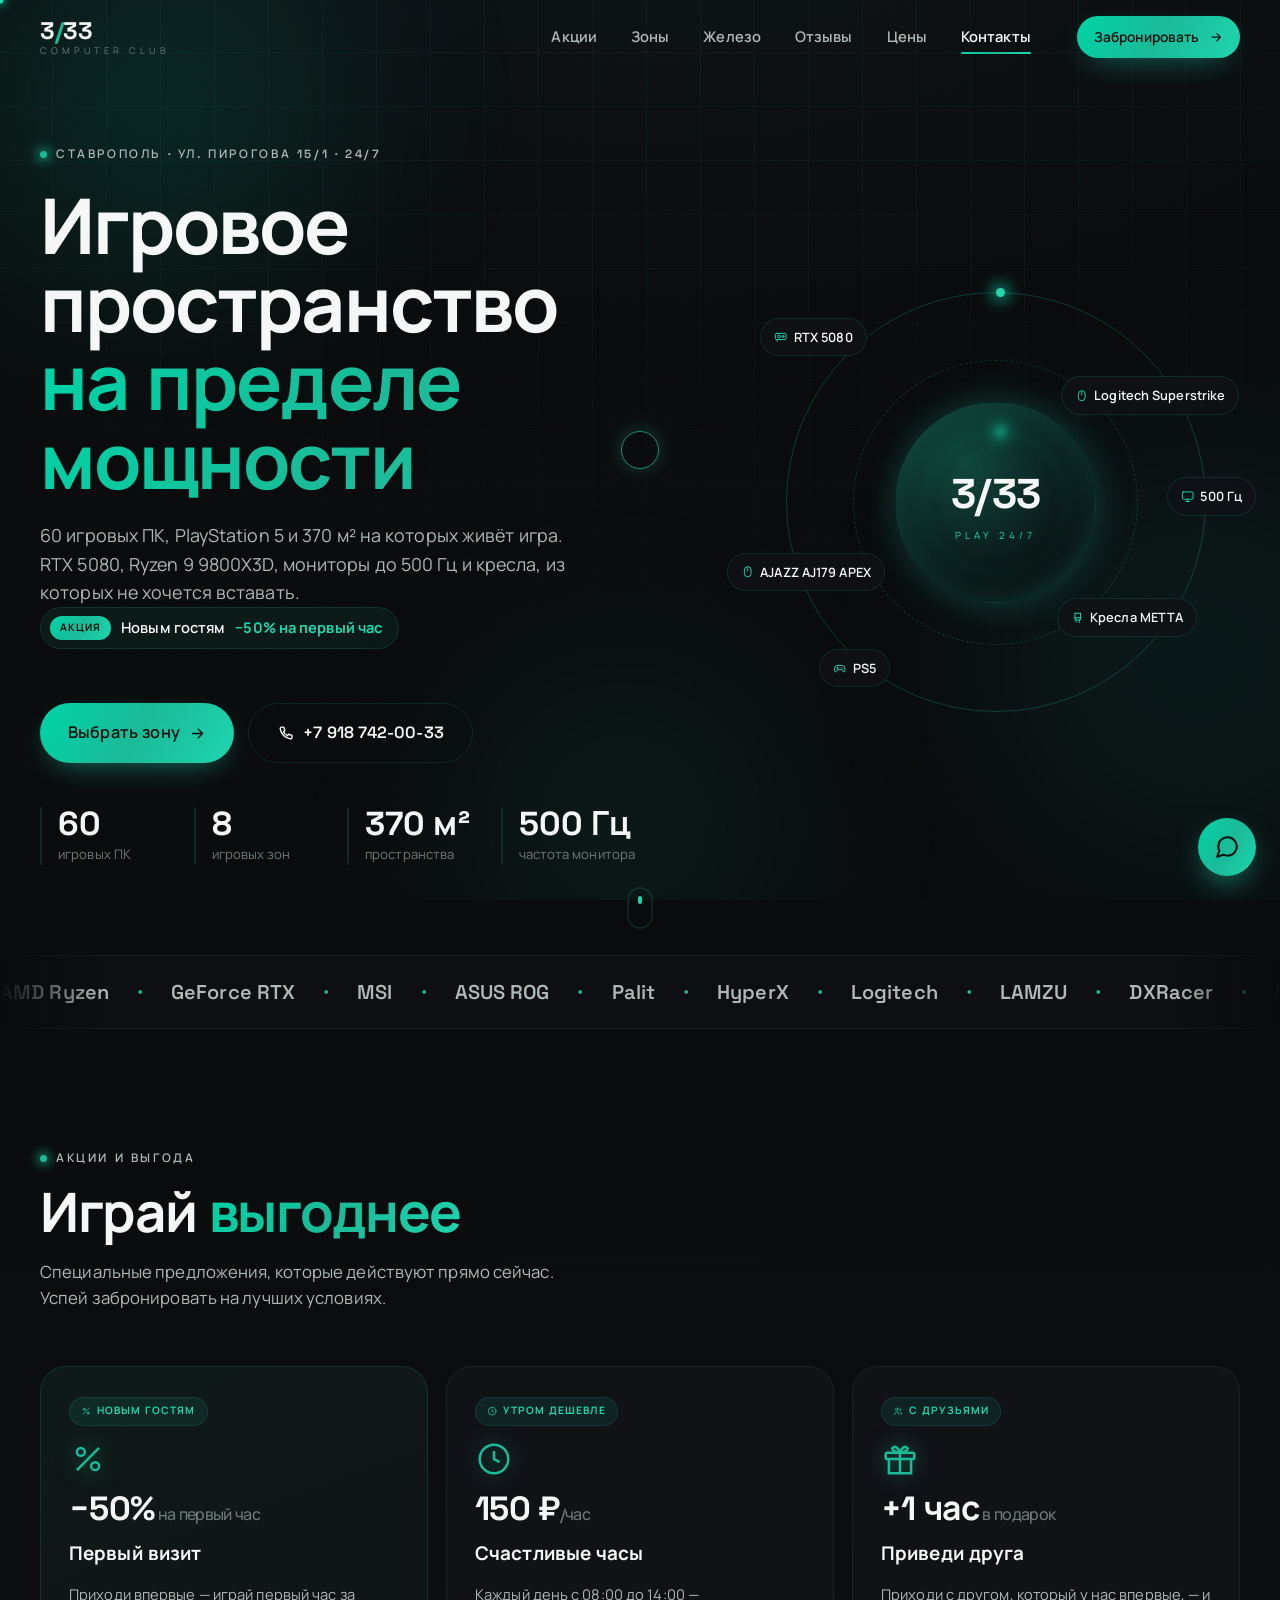
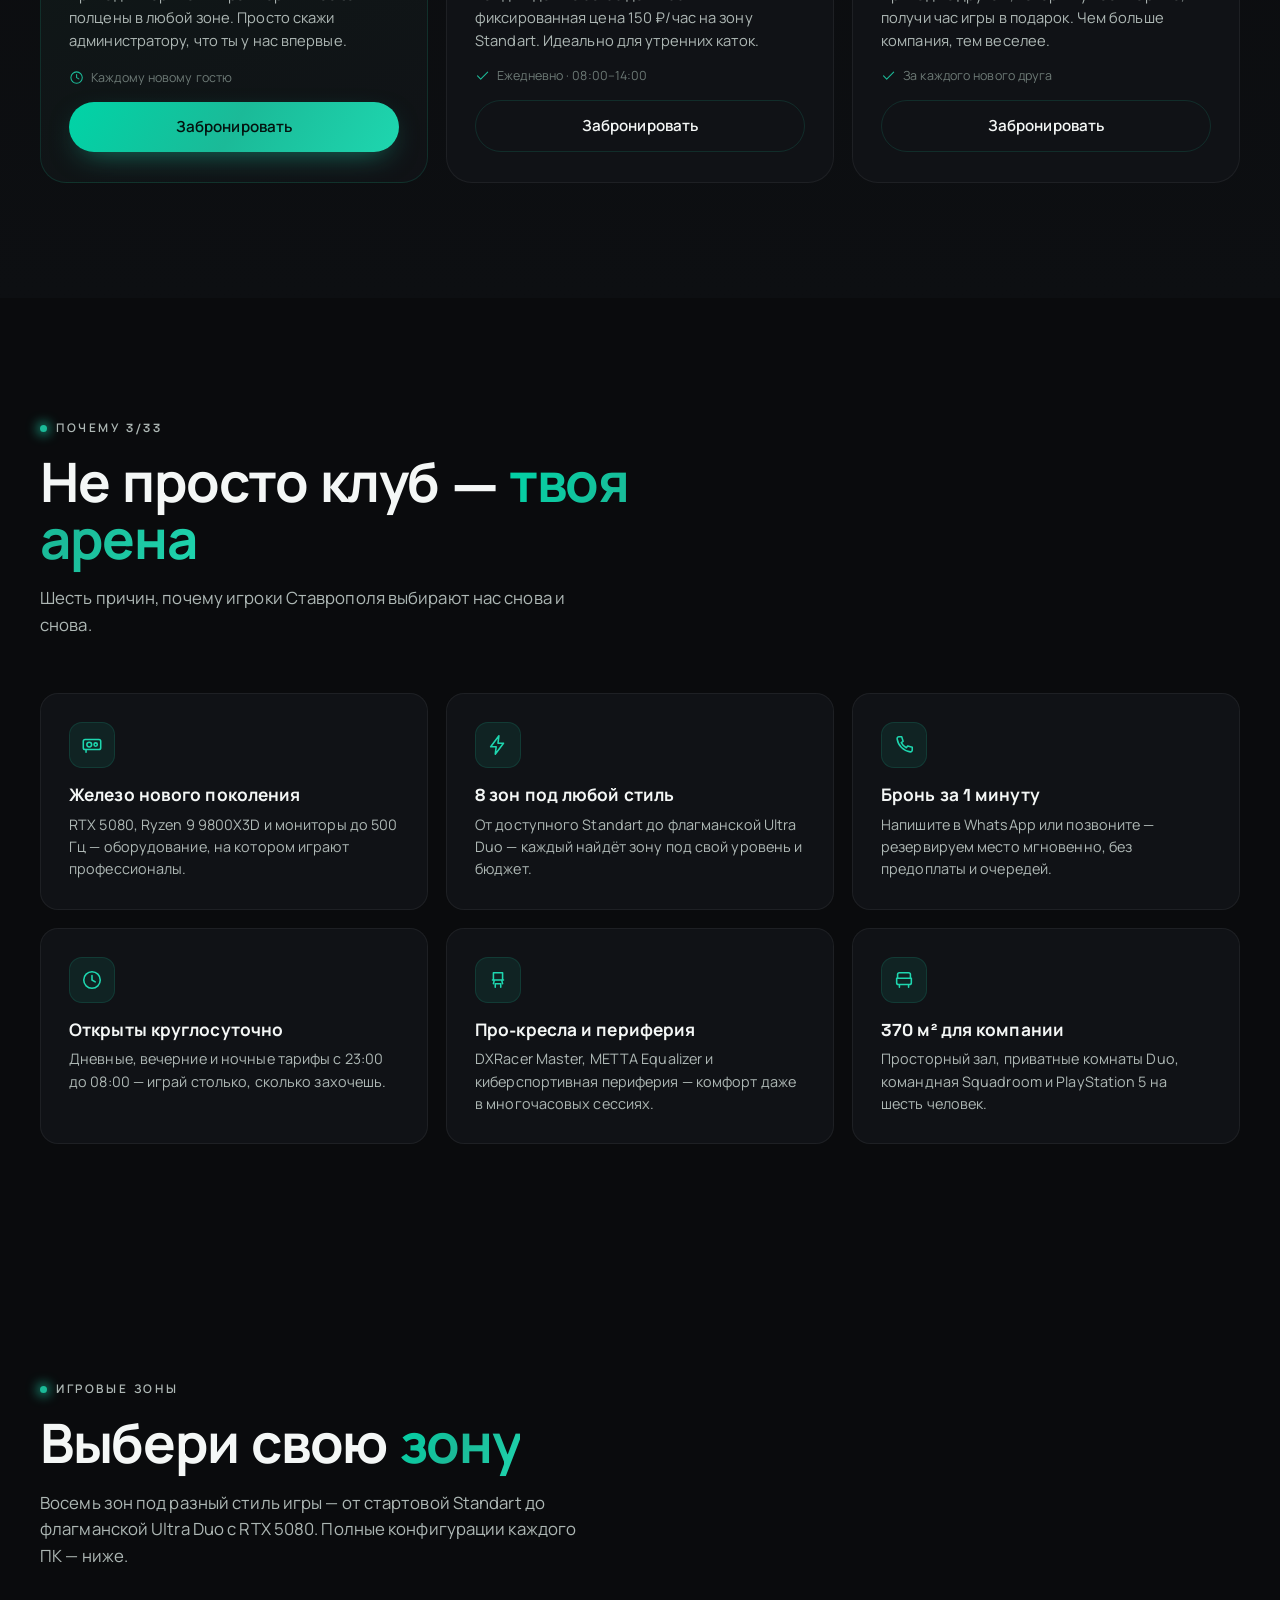
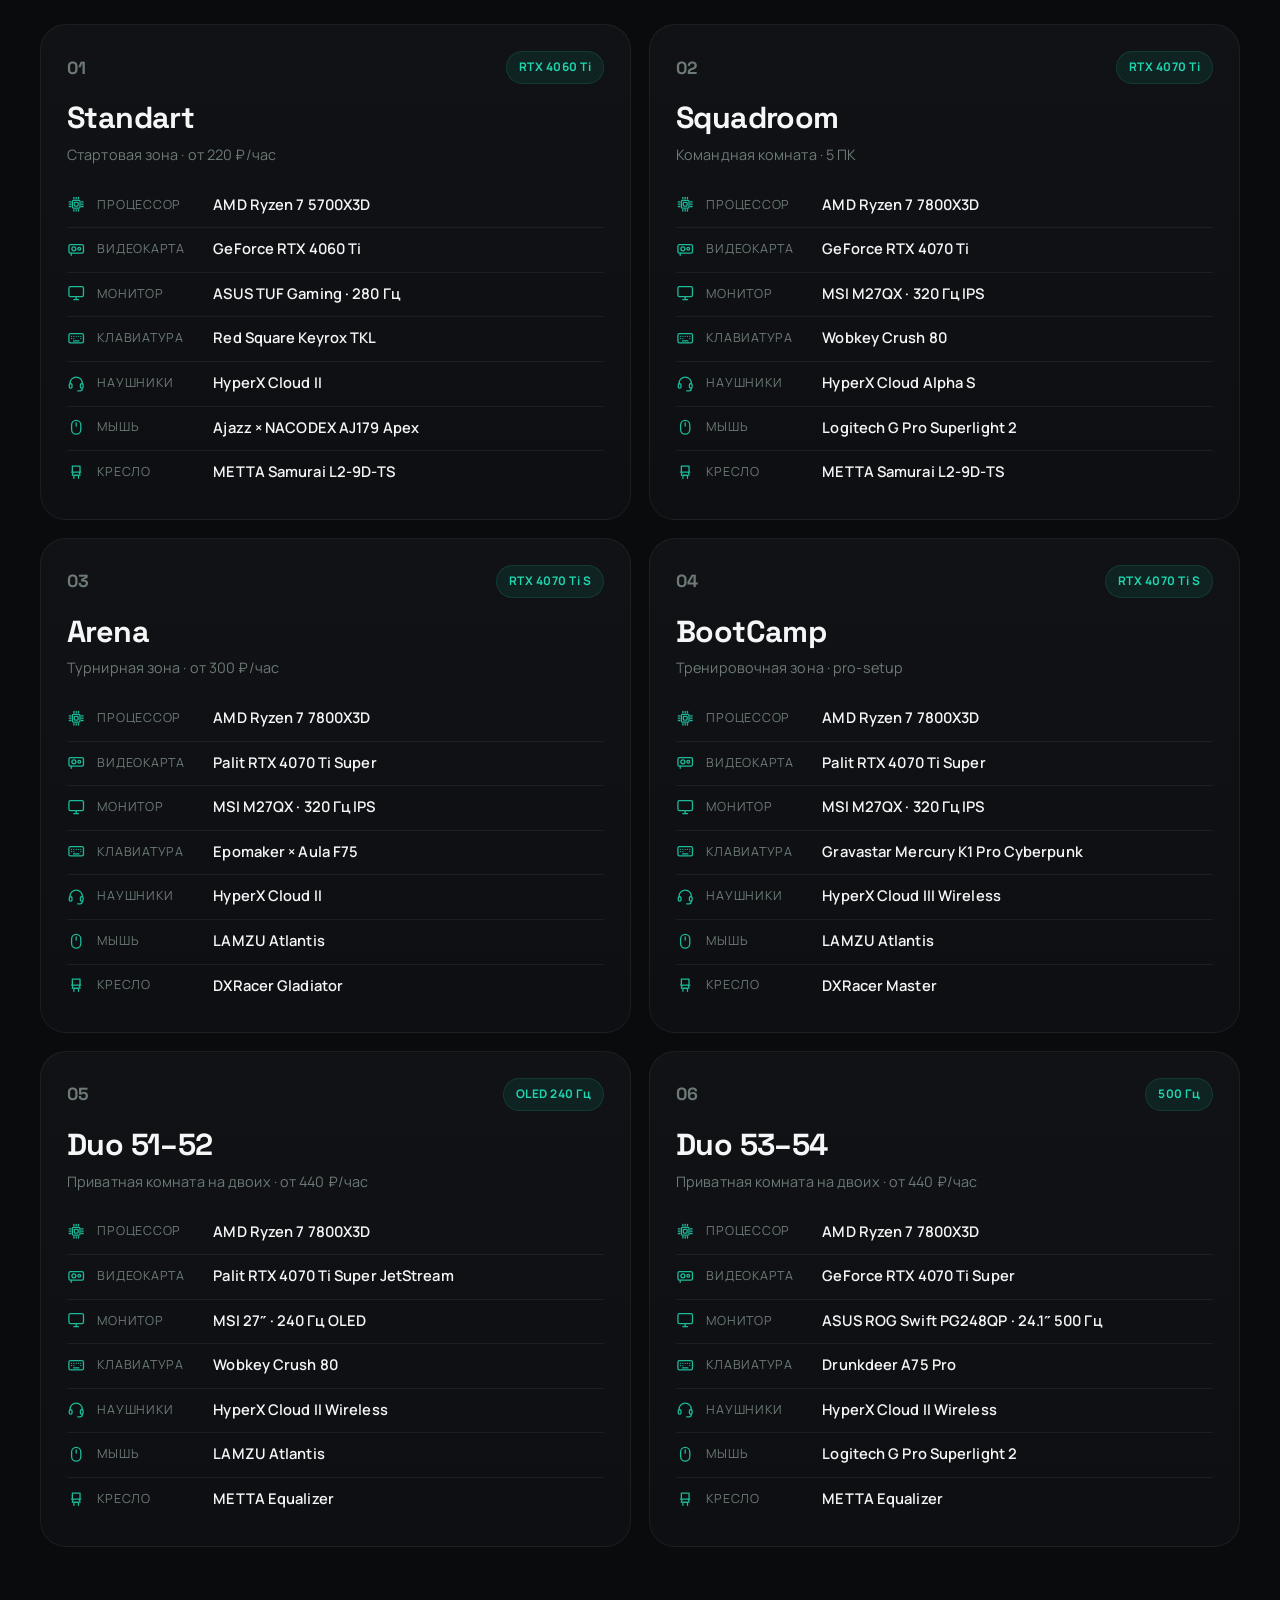
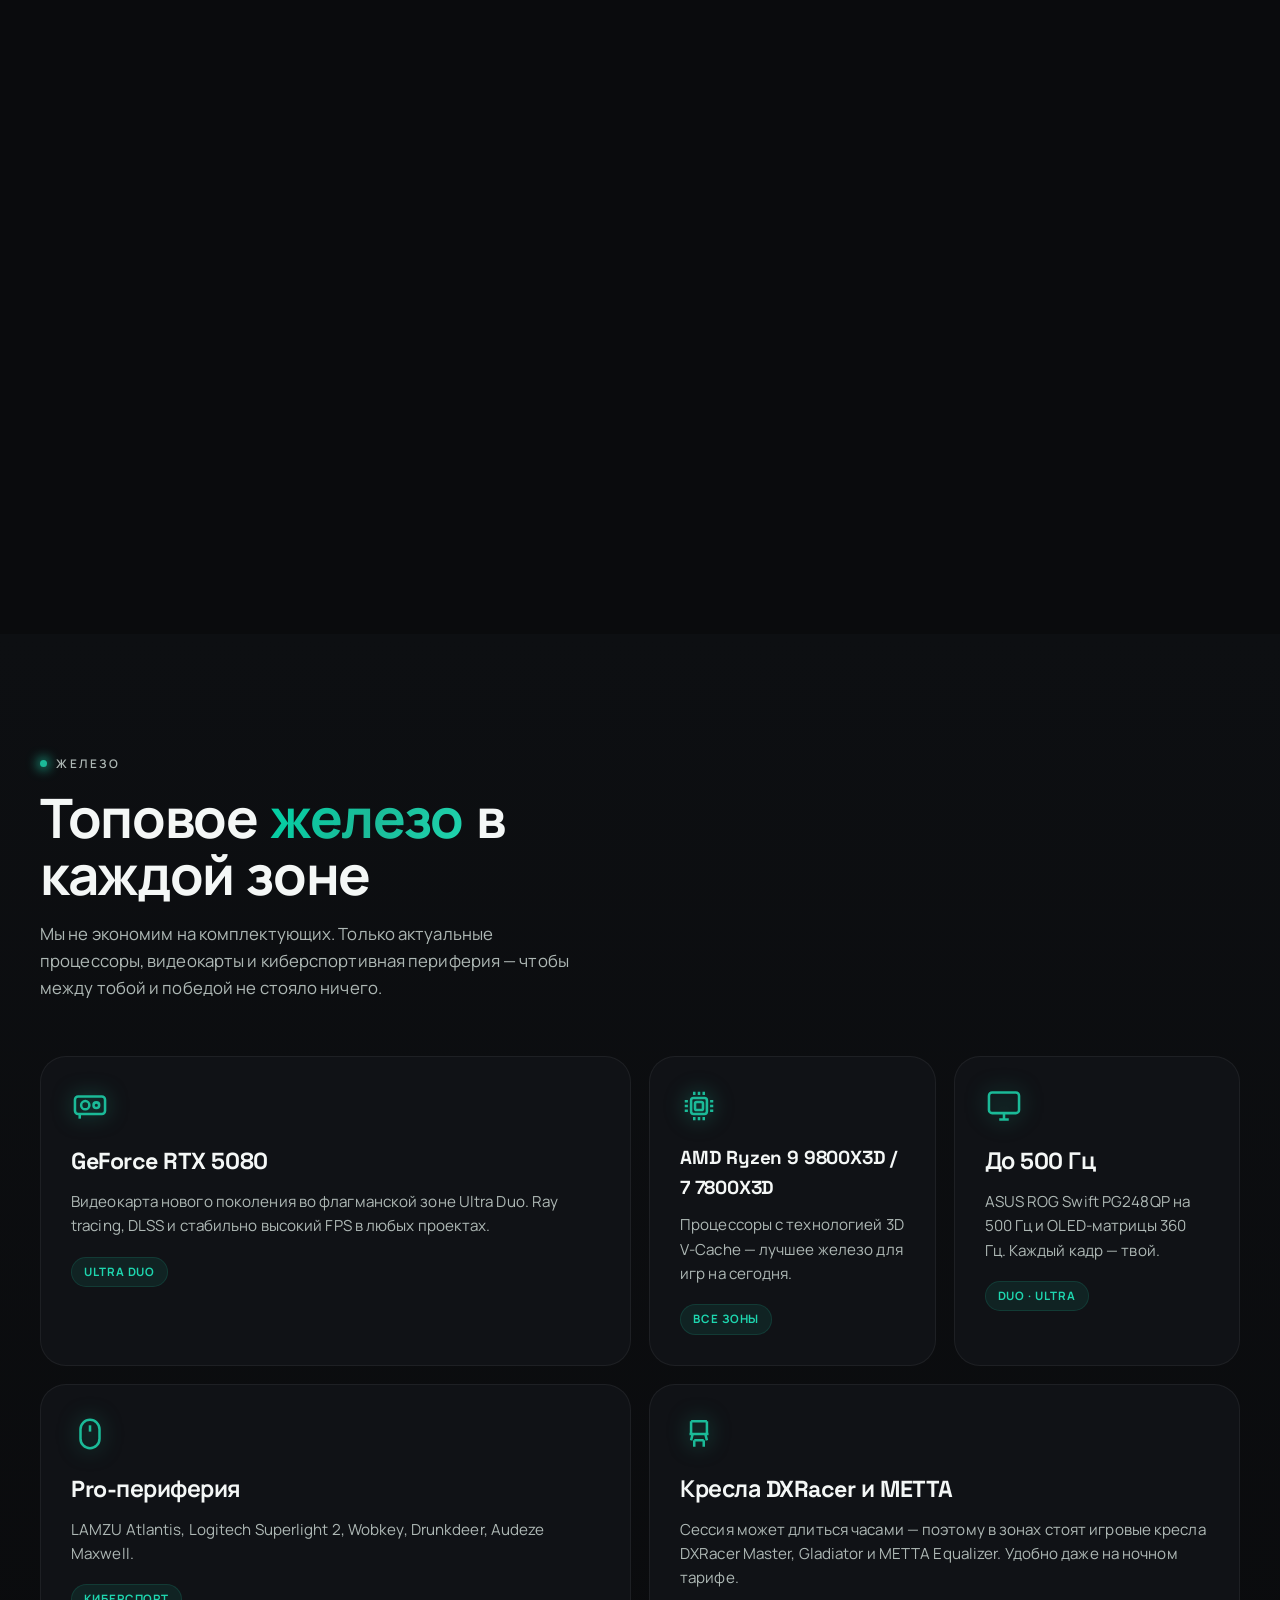
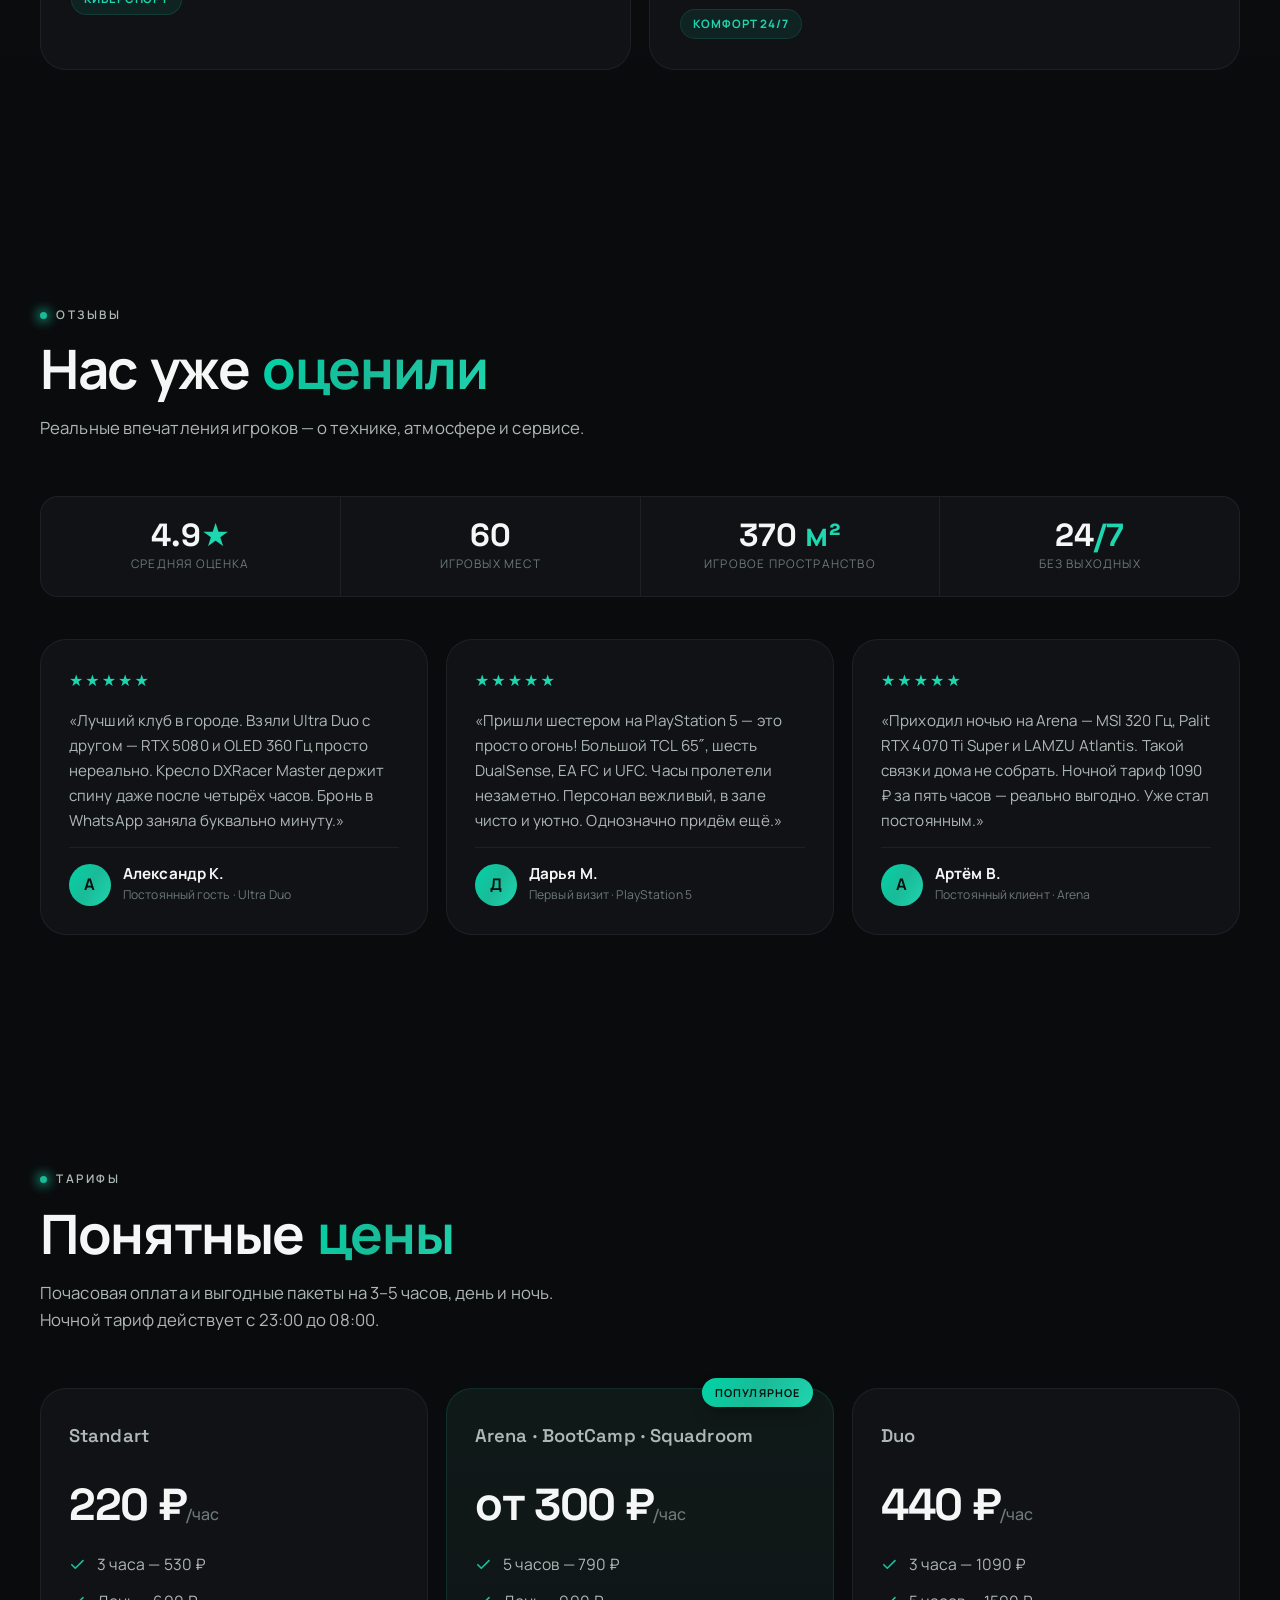
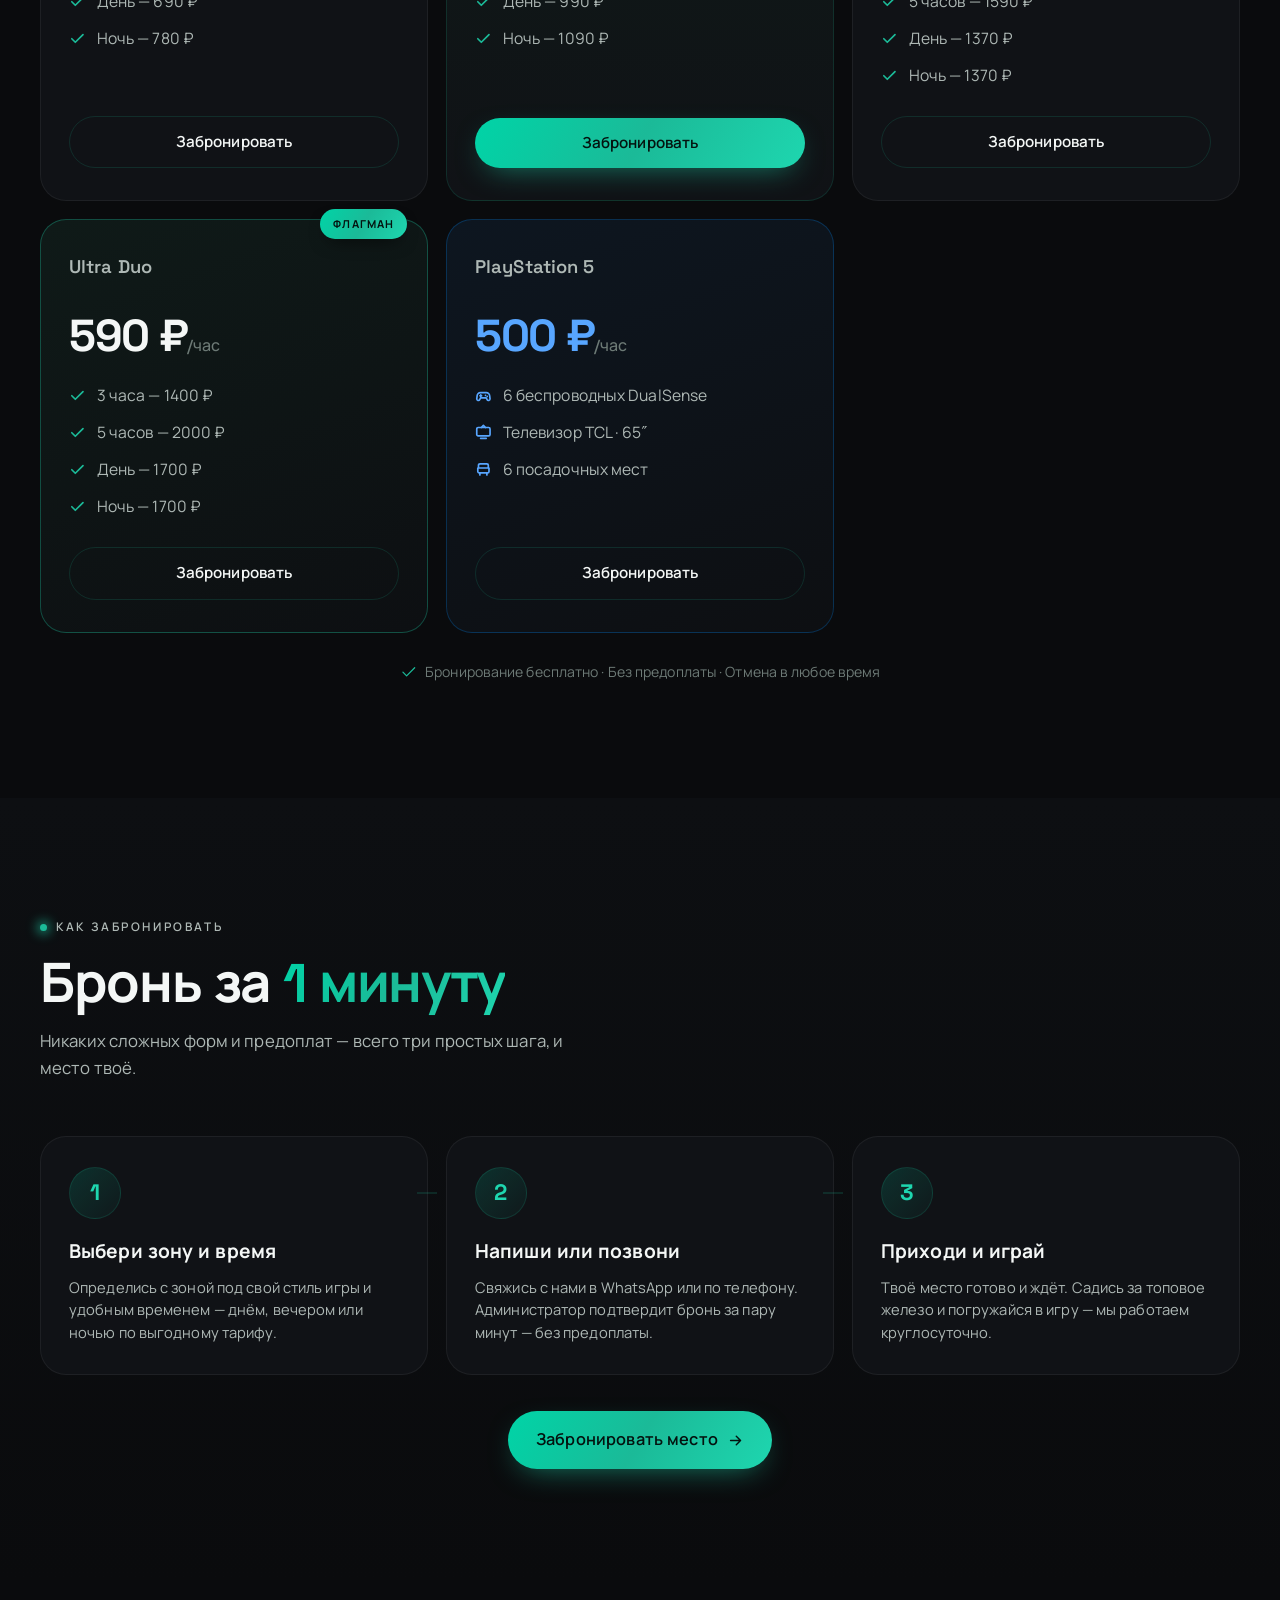
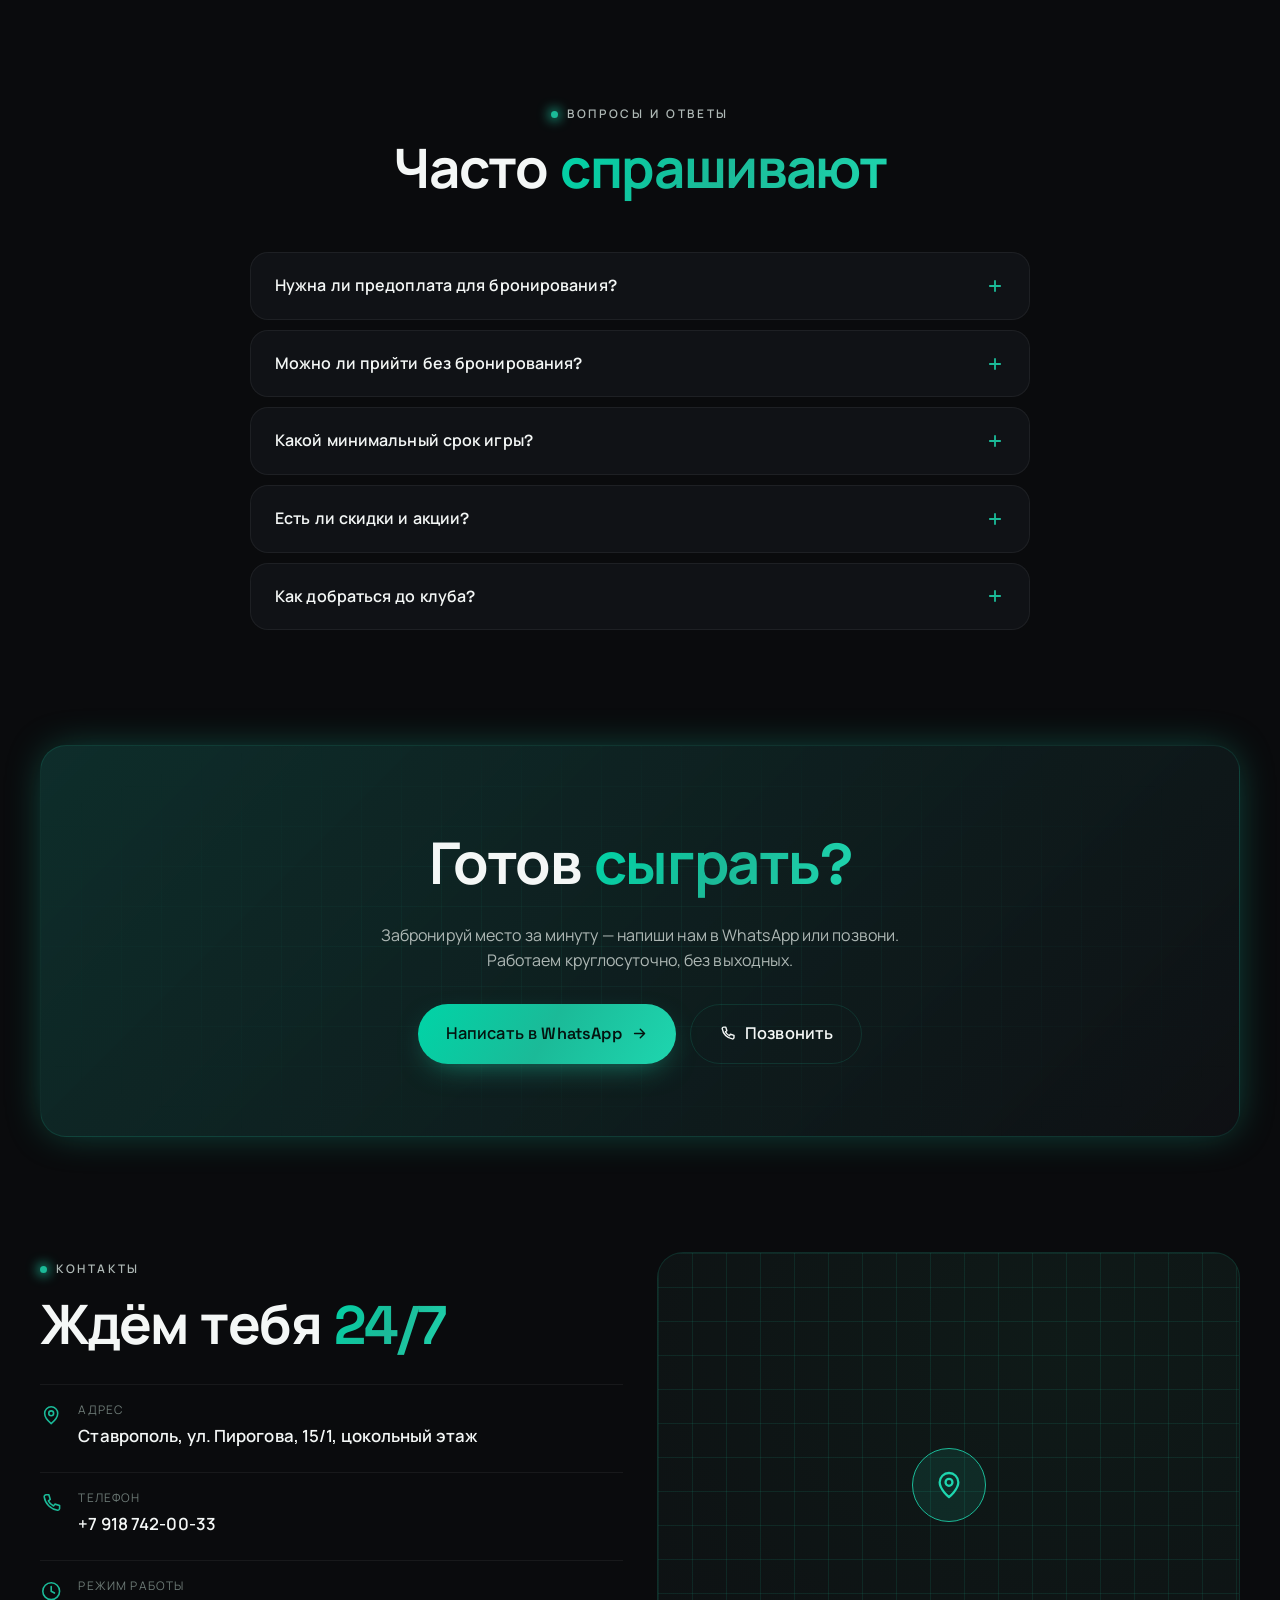
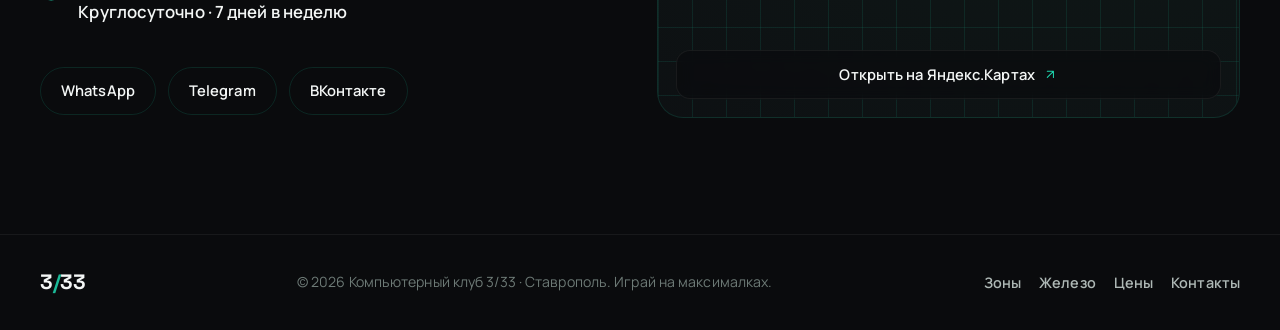
<file: 333/index.html>
<!DOCTYPE html>
<html lang="ru">
<head>
<meta charset="UTF-8" />
<meta name="viewport" content="width=device-width, initial-scale=1.0" />
<title>Компьютерный клуб 3/33 — Ставрополь · 60 ПК, PS5 и игра 24/7</title>
<meta name="description" content="Игровой клуб 3/33 в Ставрополе: 60 ПК, PlayStation 5 и 370 м² пространства. RTX 5080, Ryzen 9 9800X3D, мониторы до 500 Гц и OLED. Зоны Standart, Squadroom, Arena, BootCamp, Duo и Ultra Duo. Работаем 24/7." />
<meta name="theme-color" content="#0a0b0d" />

<meta property="og:title" content="Компьютерный клуб 3/33 — Ставрополь" />
<meta property="og:description" content="60 ПК, PlayStation 5 и 370 м². RTX 5080, мониторы до 500 Гц, игра 24/7." />
<meta property="og:type" content="website" />
<meta property="og:url" content="https://kk333.ru/" />

<link rel="icon" href="assets/favicon.svg" type="image/svg+xml" />
<link rel="preconnect" href="https://fonts.googleapis.com" />
<link rel="preconnect" href="https://fonts.gstatic.com" crossorigin />
<link href="https://fonts.googleapis.com/css2?family=Manrope:wght@400;500;600;700;800&family=Space+Grotesk:wght@500;600;700&display=swap" rel="stylesheet" />
<link rel="stylesheet" href="assets/css/styles.css" />
</head>
<body>

<!-- ===== SVG icon sprite ===== -->
<svg width="0" height="0" class="sprite" aria-hidden="true" focusable="false">
  <defs>
    <symbol id="ic-cpu" viewBox="0 0 24 24"><rect x="7" y="7" width="10" height="10" rx="1.5"/><rect x="9.5" y="9.5" width="5" height="5" rx="1"/><path d="M9 3v2M12 3v2M15 3v2M9 19v2M12 19v2M15 19v2M3 9h2M3 12h2M3 15h2M19 9h2M19 12h2M19 15h2"/></symbol>
    <symbol id="ic-gpu" viewBox="0 0 24 24"><rect x="2.5" y="6" width="19" height="11" rx="2"/><circle cx="9" cy="11.5" r="2.6"/><circle cx="16" cy="11.5" r="1.8"/><path d="M5.5 17v3"/></symbol>
    <symbol id="ic-monitor" viewBox="0 0 24 24"><rect x="2.5" y="3.5" width="19" height="13" rx="2"/><path d="M9 20.5h6M12 16.5v4"/></symbol>
    <symbol id="ic-keyboard" viewBox="0 0 24 24"><rect x="2.5" y="6" width="19" height="12" rx="2"/><path d="M6 9.5h.01M9 9.5h.01M12 9.5h.01M15 9.5h.01M18 9.5h.01M6 12.5h.01M9 12.5h.01M18 12.5h.01M8.5 15.5h7"/></symbol>
    <symbol id="ic-headset" viewBox="0 0 24 24"><path d="M4 13v-1a8 8 0 0 1 16 0v1"/><rect x="3" y="12.5" width="3.5" height="6" rx="1.4"/><rect x="17.5" y="12.5" width="3.5" height="6" rx="1.4"/><path d="M20 18.5v.5a3 3 0 0 1-3 3h-3"/></symbol>
    <symbol id="ic-mouse" viewBox="0 0 24 24"><rect x="6" y="3" width="12" height="18" rx="6"/><path d="M12 6.5v4"/></symbol>
    <symbol id="ic-chair" viewBox="0 0 24 24"><path d="M7 4h10M7 4v8M17 4v8M6 12h12M8 12l-1 4M16 12l1 4M9 20v-4M15 20v-4M9 16h6"/></symbol>
    <symbol id="ic-gamepad" viewBox="0 0 24 24"><path d="M8 8h8a5 5 0 0 1 5 5l.5 4a2.2 2.2 0 0 1-4.2 1l-1.3-2.5H8l-1.3 2.5a2.2 2.2 0 0 1-4.2-1L3 13a5 5 0 0 1 5-5Z"/><path d="M7 12.5h2.5M8.25 11.25v2.5M15 12h.01M17.5 13.5h.01"/></symbol>
    <symbol id="ic-tv" viewBox="0 0 24 24"><rect x="2.5" y="5" width="19" height="12" rx="2"/><path d="M8 20.5h8M9 5 12 2l3 3"/></symbol>
    <symbol id="ic-seat" viewBox="0 0 24 24"><path d="M5 10V6a2 2 0 0 1 2-2h10a2 2 0 0 1 2 2v4M4 10h16v5a2 2 0 0 1-2 2H6a2 2 0 0 1-2-2v-5ZM7 17v3M17 17v3"/></symbol>
    <symbol id="ic-bolt" viewBox="0 0 24 24"><path d="M13 2 4 14h6l-1 8 9-12h-6l1-8Z"/></symbol>
    <symbol id="ic-clock" viewBox="0 0 24 24"><circle cx="12" cy="12" r="9"/><path d="M12 7v5l3.5 2"/></symbol>
    <symbol id="ic-pin" viewBox="0 0 24 24"><path d="M12 21s7-5.5 7-11a7 7 0 1 0-14 0c0 5.5 7 11 7 11Z"/><circle cx="12" cy="10" r="2.6"/></symbol>
    <symbol id="ic-phone" viewBox="0 0 24 24"><path d="M6.5 3h3l1.5 5-2 1.5a12 12 0 0 0 5.5 5.5l1.5-2 5 1.5v3a2 2 0 0 1-2.2 2A17 17 0 0 1 4.5 5.2 2 2 0 0 1 6.5 3Z"/></symbol>
    <symbol id="ic-arrow" viewBox="0 0 24 24"><path d="M5 12h14M13 6l6 6-6 6"/></symbol>
    <symbol id="ic-arrow-dr" viewBox="0 0 24 24"><path d="M7 7h10v10M7 17 17 7"/></symbol>
    <symbol id="ic-check" viewBox="0 0 24 24"><path d="M4 12.5 9 17.5 20 6.5"/></symbol>
    <symbol id="ic-chat" viewBox="0 0 24 24"><path d="M21 11.5a8.38 8.38 0 0 1-.9 3.8 8.5 8.5 0 0 1-7.6 4.7 8.38 8.38 0 0 1-3.8-.9L3 21l1.9-5.7a8.38 8.38 0 0 1-.9-3.8 8.5 8.5 0 0 1 4.7-7.6 8.38 8.38 0 0 1 3.8-.9h.5a8.48 8.48 0 0 1 8 8v.5Z"/></symbol>
    <symbol id="ic-gift" viewBox="0 0 24 24"><rect x="3" y="8" width="18" height="4" rx="1"/><path d="M5 12v9h14v-9M12 8v13M12 8S10.5 3.5 8 4.5 9 8 12 8Zm0 0s1.5-4.5 4-3.5S15 8 12 8Z"/></symbol>
    <symbol id="ic-percent" viewBox="0 0 24 24"><path d="M19 5 5 19"/><circle cx="7.5" cy="7.5" r="2.5"/><circle cx="16.5" cy="16.5" r="2.5"/></symbol>
    <symbol id="ic-users" viewBox="0 0 24 24"><circle cx="9" cy="8" r="3.2"/><path d="M3.5 20a5.5 5.5 0 0 1 11 0M16 5.5a3.2 3.2 0 0 1 0 6.2M17.5 14.2A5.5 5.5 0 0 1 20.5 20"/></symbol>
  </defs>
</svg>

<!-- ===== Custom cursor ===== -->
<div class="cursor" aria-hidden="true">
  <div class="cursor__ring"></div>
  <div class="cursor__dot"></div>
</div>

<!-- ===== Decorative background ===== -->
<div class="bg" aria-hidden="true">
  <div class="bg__grid"></div>
  <div class="bg__glow bg__glow--1"></div>
  <div class="bg__glow bg__glow--2"></div>
  <div class="bg__glow bg__glow--3"></div>
  <div class="bg__noise"></div>
</div>

<!-- ===== Preloader ===== -->
<div class="loader" id="loader" aria-hidden="true">
  <div class="loader__logo">3<span>/</span>33</div>
  <div class="loader__bar"><span></span></div>
</div>

<!-- ===== Header ===== -->
<header class="header" id="top">
  <div class="container header__inner">
    <a href="#top" class="logo" data-cursor>
      <span class="logo__mark">3<i>/</i>33</span>
      <span class="logo__sub">computer club</span>
    </a>
    <nav class="nav" aria-label="Основная навигация">
      <a href="#offers" data-cursor>Акции</a>
      <a href="#zones" data-cursor>Зоны</a>
      <a href="#tech" data-cursor>Железо</a>
      <a href="#reviews" data-cursor>Отзывы</a>
      <a href="#prices" data-cursor>Цены</a>
      <a href="#contacts" data-cursor>Контакты</a>
    </nav>
    <a href="https://wa.me/79187420033?text=Здравствуйте!%20Хочу%20забронировать%20игровое%20место%20в%203/33" target="_blank" rel="noopener" class="btn btn--sm header__cta" data-cursor data-magnetic>
      Забронировать
      <svg class="ic"><use href="#ic-arrow"/></svg>
    </a>
    <button class="burger" id="burger" aria-label="Меню" aria-expanded="false" data-cursor>
      <span></span><span></span><span></span>
    </button>
  </div>
</header>

<!-- ===== Mobile menu ===== -->
<div class="mobile-menu" id="mobileMenu" aria-hidden="true">
  <nav>
    <a href="#offers">Акции</a>
    <a href="#zones">Зоны</a>
    <a href="#tech">Железо</a>
    <a href="#reviews">Отзывы</a>
    <a href="#prices">Цены</a>
    <a href="#contacts">Контакты</a>
  </nav>
  <a href="https://wa.me/79187420033?text=Здравствуйте!%20Хочу%20забронировать%20игровое%20место%20в%203/33" target="_blank" rel="noopener" class="btn">Забронировать место</a>
</div>

<main>

  <!-- ===== Hero ===== -->
  <section class="hero">
    <div class="container hero__inner">
      <div class="hero__copy reveal">
        <span class="eyebrow"><i class="dot"></i>Ставрополь · ул. Пирогова 15/1 · 24/7</span>
        <h1 class="hero__title">
          Игровое пространство
          <span class="grad">на пределе мощности</span>
        </h1>
        <p class="hero__lead">
          60 игровых ПК, PlayStation 5 и 370 м² на которых живёт игра.
          RTX 5080, Ryzen 9 9800X3D, мониторы до 500 Гц и кресла, из которых не хочется вставать.
        </p>
        <a href="#offers" class="hero__promo" data-cursor>
          <span class="tag">Акция</span>
          Новым гостям <b>−50% на первый час</b>
        </a>
        <div class="hero__actions">
          <a href="#zones" class="btn btn--lg" data-cursor data-magnetic>
            Выбрать зону
            <svg class="ic"><use href="#ic-arrow"/></svg>
          </a>
          <a href="tel:+79187420033" class="btn btn--ghost btn--lg" data-cursor data-magnetic>
            <svg class="ic"><use href="#ic-phone"/></svg>
            +7 918 742‑00‑33
          </a>
        </div>
        <ul class="hero__stats">
          <li><b data-count="60">60</b><span>игровых ПК</span></li>
          <li><b data-count="8">8</b><span>игровых зон</span></li>
          <li><b data-count="370" data-suffix=" м²">370</b><span>пространства</span></li>
          <li><b data-count="500" data-suffix=" Гц">500</b><span>частота монитора</span></li>
        </ul>
      </div>

      <div class="hero__visual reveal" data-parallax>
        <div class="orb">
          <div class="orb__chips-top">
            <span class="orb__chip orb__chip--a"><svg class="ic"><use href="#ic-gpu"/></svg> RTX 5080</span>
            <span class="orb__chip orb__chip--d"><svg class="ic"><use href="#ic-mouse"/></svg> Logitech Superstrike</span>
            <span class="orb__chip orb__chip--b"><svg class="ic"><use href="#ic-monitor"/></svg> 500 Гц</span>
          </div>
          <div class="orb__ring-wrap">
            <div class="orb__ring orb__ring--1"></div>
            <div class="orb__ring orb__ring--2"></div>
            <div class="orb__ring orb__ring--3"></div>
            <div class="orb__core">
              <span class="orb__num">3<i>/</i>33</span>
              <span class="orb__label">play 24/7</span>
            </div>
            <span class="orb__chip orb__chip--a"><svg class="ic"><use href="#ic-gpu"/></svg> RTX 5080</span>
            <span class="orb__chip orb__chip--b"><svg class="ic"><use href="#ic-monitor"/></svg> 500 Гц</span>
            <span class="orb__chip orb__chip--c"><svg class="ic"><use href="#ic-gamepad"/></svg> PS5</span>
            <span class="orb__chip orb__chip--d"><svg class="ic"><use href="#ic-mouse"/></svg> Logitech Superstrike</span>
            <span class="orb__chip orb__chip--e"><svg class="ic"><use href="#ic-chair"/></svg> Кресла METTA</span>
            <span class="orb__chip orb__chip--f"><svg class="ic"><use href="#ic-mouse"/></svg> AJAZZ AJ179 APEX</span>
          </div>
          <div class="orb__chips-bottom">
            <span class="orb__chip orb__chip--c"><svg class="ic"><use href="#ic-gamepad"/></svg> PS5</span>
            <span class="orb__chip orb__chip--e"><svg class="ic"><use href="#ic-chair"/></svg> Кресла METTA</span>
            <span class="orb__chip orb__chip--f"><svg class="ic"><use href="#ic-mouse"/></svg> AJAZZ AJ179 APEX</span>
          </div>
        </div>

        <!-- Mobile banner: replaces orb on small screens -->
        <div class="mob-banner">
          <div class="mob-banner__bg"></div>
          <div class="mob-banner__glow"></div>
          <div class="mob-banner__content">
            <span class="mob-banner__label">play 24/7</span>
            <div class="mob-banner__logo">3<span>/</span>33</div>
            <p class="mob-banner__sub">Игровой клуб · Ставрополь</p>
          </div>
          <div class="mob-banner__chips">
            <span class="mob-banner__chip"><svg class="ic"><use href="#ic-gpu"/></svg> RTX 5080</span>
            <span class="mob-banner__chip"><svg class="ic"><use href="#ic-monitor"/></svg> 500 Гц</span>
            <span class="mob-banner__chip"><svg class="ic"><use href="#ic-gamepad"/></svg> PS5</span>
            <span class="mob-banner__chip"><svg class="ic"><use href="#ic-mouse"/></svg> Logitech Superstrike</span>
            <span class="mob-banner__chip"><svg class="ic"><use href="#ic-chair"/></svg> Кресла METTA</span>
            <span class="mob-banner__chip"><svg class="ic"><use href="#ic-mouse"/></svg> AJ179 APEX</span>
          </div>
        </div>

      </div>
    </div>

    <a href="#zones" class="hero__scroll" data-cursor aria-label="Листать вниз">
      <span></span>
    </a>
  </section>

  <!-- ===== Brand marquee ===== -->
  <section class="marquee" aria-label="Бренды нашего железа">
    <div class="marquee__track">
      <span>AMD Ryzen</span><i>•</i><span>GeForce RTX</span><i>•</i><span>MSI</span><i>•</i><span>ASUS ROG</span><i>•</i><span>Palit</span><i>•</i><span>HyperX</span><i>•</i><span>Logitech</span><i>•</i><span>LAMZU</span><i>•</i><span>DXRacer</span><i>•</i><span>METTA</span><i>•</i><span>Audeze</span><i>•</i><span>PlayStation 5</span><i>•</i>
      <span>AMD Ryzen</span><i>•</i><span>GeForce RTX</span><i>•</i><span>MSI</span><i>•</i><span>ASUS ROG</span><i>•</i><span>Palit</span><i>•</i><span>HyperX</span><i>•</i><span>Logitech</span><i>•</i><span>LAMZU</span><i>•</i><span>DXRacer</span><i>•</i><span>METTA</span><i>•</i><span>Audeze</span><i>•</i><span>PlayStation 5</span><i>•</i>
    </div>
  </section>

  <!-- ===== Offers / Акции ===== -->
  <section class="section section--offers" id="offers">
    <div class="container">
      <header class="section__head reveal">
        <span class="eyebrow"><i class="dot"></i>Акции и выгода</span>
        <h2 class="section__title">Играй <span class="grad">выгоднее</span></h2>
        <p class="section__sub">Специальные предложения, которые действуют прямо сейчас. Успей забронировать на лучших условиях.</p>
      </header>
      <div class="offers">
        <article class="offer offer--feat reveal" data-cursor data-tilt>
          <span class="offer__badge"><svg class="ic"><use href="#ic-percent"/></svg> Новым гостям</span>
          <svg class="offer__ic"><use href="#ic-percent"/></svg>
          <div class="offer__big">−50%<span> на первый час</span></div>
          <h3>Первый визит</h3>
          <p>Приходи впервые — играй первый час за полцены в любой зоне. Просто скажи администратору, что ты у нас впервые.</p>
          <span class="offer__note"><svg class="ic"><use href="#ic-clock"/></svg> Каждому новому гостю</span>
          <a href="https://wa.me/79187420033?text=Здравствуйте!%20Я%20впервые,%20хочу%20−50%25%20на%20первый%20час%20в%203/33" target="_blank" rel="noopener" class="btn btn--block" data-cursor data-magnetic>Забронировать</a>
        </article>

        <article class="offer reveal" data-cursor data-tilt>
          <span class="offer__badge"><svg class="ic"><use href="#ic-clock"/></svg> Утром дешевле</span>
          <svg class="offer__ic"><use href="#ic-clock"/></svg>
          <div class="offer__big">150 ₽<span>/час</span></div>
          <h3>Счастливые часы</h3>
          <p>Каждый день с 08:00 до 14:00 — фиксированная цена 150 ₽/час на зону Standart. Идеально для утренних каток.</p>
          <span class="offer__note"><svg class="ic"><use href="#ic-check"/></svg> Ежедневно · 08:00–14:00</span>
          <a href="https://wa.me/79187420033?text=Здравствуйте!%20Хочу%20забронировать%20по%20акции%20Счастливые%20часы%20в%203/33" target="_blank" rel="noopener" class="btn btn--ghost btn--block" data-cursor data-magnetic>Забронировать</a>
        </article>

        <article class="offer reveal" data-cursor data-tilt>
          <span class="offer__badge"><svg class="ic"><use href="#ic-users"/></svg> С друзьями</span>
          <svg class="offer__ic"><use href="#ic-gift"/></svg>
          <div class="offer__big">+1 час<span> в подарок</span></div>
          <h3>Приведи друга</h3>
          <p>Приходи с другом, который у нас впервые, — и получи час игры в подарок. Чем больше компания, тем веселее.</p>
          <span class="offer__note"><svg class="ic"><use href="#ic-check"/></svg> За каждого нового друга</span>
          <a href="https://wa.me/79187420033?text=Здравствуйте!%20Хочу%20прийти%20с%20другом%20по%20акции%20в%203/33" target="_blank" rel="noopener" class="btn btn--ghost btn--block" data-cursor data-magnetic>Забронировать</a>
        </article>
      </div>
    </div>
  </section>

  <!-- ===== Why 3/33 ===== -->
  <section class="section" id="why">
    <div class="container">
      <header class="section__head reveal">
        <span class="eyebrow"><i class="dot"></i>Почему 3/33</span>
        <h2 class="section__title">Не просто клуб — <span class="grad">твоя арена</span></h2>
        <p class="section__sub">Шесть причин, почему игроки Ставрополя выбирают нас снова и снова.</p>
      </header>
      <div class="benefits">
        <article class="benefit reveal">
          <div class="benefit__ic"><svg class="ic"><use href="#ic-gpu"/></svg></div>
          <div>
            <h3>Железо нового поколения</h3>
            <p>RTX 5080, Ryzen 9 9800X3D и мониторы до 500 Гц — оборудование, на котором играют профессионалы.</p>
          </div>
        </article>
        <article class="benefit reveal">
          <div class="benefit__ic"><svg class="ic"><use href="#ic-bolt"/></svg></div>
          <div>
            <h3>8 зон под любой стиль</h3>
            <p>От доступного Standart до флагманской Ultra Duo — каждый найдёт зону под свой уровень и бюджет.</p>
          </div>
        </article>
        <article class="benefit reveal">
          <div class="benefit__ic"><svg class="ic"><use href="#ic-phone"/></svg></div>
          <div>
            <h3>Бронь за 1 минуту</h3>
            <p>Напишите в WhatsApp или позвоните — резервируем место мгновенно, без предоплаты и очередей.</p>
          </div>
        </article>
        <article class="benefit reveal">
          <div class="benefit__ic"><svg class="ic"><use href="#ic-clock"/></svg></div>
          <div>
            <h3>Открыты круглосуточно</h3>
            <p>Дневные, вечерние и ночные тарифы с 23:00 до 08:00 — играй столько, сколько захочешь.</p>
          </div>
        </article>
        <article class="benefit reveal">
          <div class="benefit__ic"><svg class="ic"><use href="#ic-chair"/></svg></div>
          <div>
            <h3>Про-кресла и периферия</h3>
            <p>DXRacer Master, METTA Equalizer и киберспортивная периферия — комфорт даже в многочасовых сессиях.</p>
          </div>
        </article>
        <article class="benefit reveal">
          <div class="benefit__ic"><svg class="ic"><use href="#ic-seat"/></svg></div>
          <div>
            <h3>370 м² для компании</h3>
            <p>Просторный зал, приватные комнаты Duo, командная Squadroom и PlayStation 5 на шесть человек.</p>
          </div>
        </article>
      </div>
    </div>
  </section>

  <!-- ===== Zones ===== -->
  <section class="section" id="zones">
    <div class="container">
      <header class="section__head reveal">
        <span class="eyebrow"><i class="dot"></i>Игровые зоны</span>
        <h2 class="section__title">Выбери свою <span class="grad">зону</span></h2>
        <p class="section__sub">Восемь зон под разный стиль игры — от стартовой Standart до флагманской Ultra Duo с RTX 5080. Полные конфигурации каждого ПК — ниже.</p>
      </header>

      <div class="zones">

        <!-- 01 STANDART -->
        <article class="zone reveal" data-cursor data-tilt>
          <div class="zone__top">
            <span class="zone__index">01</span>
            <span class="zone__badge">RTX 4060 Ti</span>
          </div>
          <h3 class="zone__name">Standart</h3>
          <p class="zone__tag">Стартовая зона · от 220 ₽/час</p>
          <ul class="specs">
            <li><svg class="ic"><use href="#ic-cpu"/></svg><span class="specs__k">Процессор</span><span class="specs__v">AMD Ryzen 7 5700X3D</span></li>
            <li><svg class="ic"><use href="#ic-gpu"/></svg><span class="specs__k">Видеокарта</span><span class="specs__v">GeForce RTX 4060 Ti</span></li>
            <li><svg class="ic"><use href="#ic-monitor"/></svg><span class="specs__k">Монитор</span><span class="specs__v">ASUS TUF Gaming · 280 Гц</span></li>
            <li><svg class="ic"><use href="#ic-keyboard"/></svg><span class="specs__k">Клавиатура</span><span class="specs__v">Red Square Keyrox TKL</span></li>
            <li><svg class="ic"><use href="#ic-headset"/></svg><span class="specs__k">Наушники</span><span class="specs__v">HyperX Cloud II</span></li>
            <li><svg class="ic"><use href="#ic-mouse"/></svg><span class="specs__k">Мышь</span><span class="specs__v">Ajazz × NACODEX AJ179 Apex</span></li>
            <li><svg class="ic"><use href="#ic-chair"/></svg><span class="specs__k">Кресло</span><span class="specs__v">METTA Samurai L2‑9D‑TS</span></li>
          </ul>
        </article>

        <!-- 02 SQUADROOM -->
        <article class="zone reveal" data-cursor data-tilt>
          <div class="zone__top">
            <span class="zone__index">02</span>
            <span class="zone__badge">RTX 4070 Ti</span>
          </div>
          <h3 class="zone__name">Squadroom</h3>
          <p class="zone__tag">Командная комната · 5 ПК</p>
          <ul class="specs">
            <li><svg class="ic"><use href="#ic-cpu"/></svg><span class="specs__k">Процессор</span><span class="specs__v">AMD Ryzen 7 7800X3D</span></li>
            <li><svg class="ic"><use href="#ic-gpu"/></svg><span class="specs__k">Видеокарта</span><span class="specs__v">GeForce RTX 4070 Ti</span></li>
            <li><svg class="ic"><use href="#ic-monitor"/></svg><span class="specs__k">Монитор</span><span class="specs__v">MSI M27QX · 320 Гц IPS</span></li>
            <li><svg class="ic"><use href="#ic-keyboard"/></svg><span class="specs__k">Клавиатура</span><span class="specs__v">Wobkey Crush 80</span></li>
            <li><svg class="ic"><use href="#ic-headset"/></svg><span class="specs__k">Наушники</span><span class="specs__v">HyperX Cloud Alpha S</span></li>
            <li><svg class="ic"><use href="#ic-mouse"/></svg><span class="specs__k">Мышь</span><span class="specs__v">Logitech G Pro Superlight 2</span></li>
            <li><svg class="ic"><use href="#ic-chair"/></svg><span class="specs__k">Кресло</span><span class="specs__v">METTA Samurai L2‑9D‑TS</span></li>
          </ul>
        </article>

        <!-- 03 ARENA -->
        <article class="zone reveal" data-cursor data-tilt>
          <div class="zone__top">
            <span class="zone__index">03</span>
            <span class="zone__badge">RTX 4070 Ti S</span>
          </div>
          <h3 class="zone__name">Arena</h3>
          <p class="zone__tag">Турнирная зона · от 300 ₽/час</p>
          <ul class="specs">
            <li><svg class="ic"><use href="#ic-cpu"/></svg><span class="specs__k">Процессор</span><span class="specs__v">AMD Ryzen 7 7800X3D</span></li>
            <li><svg class="ic"><use href="#ic-gpu"/></svg><span class="specs__k">Видеокарта</span><span class="specs__v">Palit RTX 4070 Ti Super</span></li>
            <li><svg class="ic"><use href="#ic-monitor"/></svg><span class="specs__k">Монитор</span><span class="specs__v">MSI M27QX · 320 Гц IPS</span></li>
            <li><svg class="ic"><use href="#ic-keyboard"/></svg><span class="specs__k">Клавиатура</span><span class="specs__v">Epomaker × Aula F75</span></li>
            <li><svg class="ic"><use href="#ic-headset"/></svg><span class="specs__k">Наушники</span><span class="specs__v">HyperX Cloud II</span></li>
            <li><svg class="ic"><use href="#ic-mouse"/></svg><span class="specs__k">Мышь</span><span class="specs__v">LAMZU Atlantis</span></li>
            <li><svg class="ic"><use href="#ic-chair"/></svg><span class="specs__k">Кресло</span><span class="specs__v">DXRacer Gladiator</span></li>
          </ul>
        </article>

        <!-- 04 BOOTCAMP -->
        <article class="zone reveal" data-cursor data-tilt>
          <div class="zone__top">
            <span class="zone__index">04</span>
            <span class="zone__badge">RTX 4070 Ti S</span>
          </div>
          <h3 class="zone__name">BootCamp</h3>
          <p class="zone__tag">Тренировочная зона · pro‑setup</p>
          <ul class="specs">
            <li><svg class="ic"><use href="#ic-cpu"/></svg><span class="specs__k">Процессор</span><span class="specs__v">AMD Ryzen 7 7800X3D</span></li>
            <li><svg class="ic"><use href="#ic-gpu"/></svg><span class="specs__k">Видеокарта</span><span class="specs__v">Palit RTX 4070 Ti Super</span></li>
            <li><svg class="ic"><use href="#ic-monitor"/></svg><span class="specs__k">Монитор</span><span class="specs__v">MSI M27QX · 320 Гц IPS</span></li>
            <li><svg class="ic"><use href="#ic-keyboard"/></svg><span class="specs__k">Клавиатура</span><span class="specs__v">Gravastar Mercury K1 Pro Cyberpunk</span></li>
            <li><svg class="ic"><use href="#ic-headset"/></svg><span class="specs__k">Наушники</span><span class="specs__v">HyperX Cloud III Wireless</span></li>
            <li><svg class="ic"><use href="#ic-mouse"/></svg><span class="specs__k">Мышь</span><span class="specs__v">LAMZU Atlantis</span></li>
            <li><svg class="ic"><use href="#ic-chair"/></svg><span class="specs__k">Кресло</span><span class="specs__v">DXRacer Master</span></li>
          </ul>
        </article>

        <!-- 05 DUO 51-52 -->
        <article class="zone reveal" data-cursor data-tilt>
          <div class="zone__top">
            <span class="zone__index">05</span>
            <span class="zone__badge">OLED 240 Гц</span>
          </div>
          <h3 class="zone__name">Duo 51–52</h3>
          <p class="zone__tag">Приватная комната на двоих · от 440 ₽/час</p>
          <ul class="specs">
            <li><svg class="ic"><use href="#ic-cpu"/></svg><span class="specs__k">Процессор</span><span class="specs__v">AMD Ryzen 7 7800X3D</span></li>
            <li><svg class="ic"><use href="#ic-gpu"/></svg><span class="specs__k">Видеокарта</span><span class="specs__v">Palit RTX 4070 Ti Super JetStream</span></li>
            <li><svg class="ic"><use href="#ic-monitor"/></svg><span class="specs__k">Монитор</span><span class="specs__v">MSI 27″ · 240 Гц OLED</span></li>
            <li><svg class="ic"><use href="#ic-keyboard"/></svg><span class="specs__k">Клавиатура</span><span class="specs__v">Wobkey Crush 80</span></li>
            <li><svg class="ic"><use href="#ic-headset"/></svg><span class="specs__k">Наушники</span><span class="specs__v">HyperX Cloud II Wireless</span></li>
            <li><svg class="ic"><use href="#ic-mouse"/></svg><span class="specs__k">Мышь</span><span class="specs__v">LAMZU Atlantis</span></li>
            <li><svg class="ic"><use href="#ic-chair"/></svg><span class="specs__k">Кресло</span><span class="specs__v">METTA Equalizer</span></li>
          </ul>
        </article>

        <!-- 06 DUO 53-54 -->
        <article class="zone reveal" data-cursor data-tilt>
          <div class="zone__top">
            <span class="zone__index">06</span>
            <span class="zone__badge">500 Гц</span>
          </div>
          <h3 class="zone__name">Duo 53–54</h3>
          <p class="zone__tag">Приватная комната на двоих · от 440 ₽/час</p>
          <ul class="specs">
            <li><svg class="ic"><use href="#ic-cpu"/></svg><span class="specs__k">Процессор</span><span class="specs__v">AMD Ryzen 7 7800X3D</span></li>
            <li><svg class="ic"><use href="#ic-gpu"/></svg><span class="specs__k">Видеокарта</span><span class="specs__v">GeForce RTX 4070 Ti Super</span></li>
            <li><svg class="ic"><use href="#ic-monitor"/></svg><span class="specs__k">Монитор</span><span class="specs__v">ASUS ROG Swift PG248QP · 24.1″ 500 Гц</span></li>
            <li><svg class="ic"><use href="#ic-keyboard"/></svg><span class="specs__k">Клавиатура</span><span class="specs__v">Drunkdeer A75 Pro</span></li>
            <li><svg class="ic"><use href="#ic-headset"/></svg><span class="specs__k">Наушники</span><span class="specs__v">HyperX Cloud II Wireless</span></li>
            <li><svg class="ic"><use href="#ic-mouse"/></svg><span class="specs__k">Мышь</span><span class="specs__v">Logitech G Pro Superlight 2</span></li>
            <li><svg class="ic"><use href="#ic-chair"/></svg><span class="specs__k">Кресло</span><span class="specs__v">METTA Equalizer</span></li>
          </ul>
        </article>

        <!-- 07 ULTRA DUO -->
        <article class="zone zone--flagship reveal" data-cursor data-tilt>
          <div class="zone__top">
            <span class="zone__index">07</span>
            <span class="zone__badge zone__badge--hot"><svg class="ic"><use href="#ic-bolt"/></svg> RTX 5080</span>
          </div>
          <h3 class="zone__name">Ultra Duo</h3>
          <p class="zone__tag">Флагман клуба · максимум мощности</p>
          <ul class="specs">
            <li><svg class="ic"><use href="#ic-cpu"/></svg><span class="specs__k">Процессор</span><span class="specs__v">AMD Ryzen 9 9800X3D</span></li>
            <li><svg class="ic"><use href="#ic-gpu"/></svg><span class="specs__k">Видеокарта</span><span class="specs__v">GeForce RTX 5080</span></li>
            <li><svg class="ic"><use href="#ic-monitor"/></svg><span class="specs__k">Монитор</span><span class="specs__v">MSI MPG 271QRX · 360 Гц OLED</span></li>
            <li><svg class="ic"><use href="#ic-keyboard"/></svg><span class="specs__k">Клавиатура</span><span class="specs__v">Meletrix Boog 75</span></li>
            <li><svg class="ic"><use href="#ic-headset"/></svg><span class="specs__k">Наушники</span><span class="specs__v">Audeze Maxwell</span></li>
            <li><svg class="ic"><use href="#ic-mouse"/></svg><span class="specs__k">Мышь</span><span class="specs__v">Logitech G Pro Superlight 2</span></li>
            <li><svg class="ic"><use href="#ic-chair"/></svg><span class="specs__k">Кресло</span><span class="specs__v">DXRacer Master</span></li>
          </ul>
        </article>

        <!-- 08 PLAYSTATION -->
        <article class="zone zone--ps reveal" data-cursor data-tilt>
          <div class="zone__top">
            <span class="zone__index">08</span>
            <span class="zone__badge">PS5</span>
          </div>
          <h3 class="zone__name">PlayStation</h3>
          <p class="zone__tag">Консольная зона на компанию</p>
          <ul class="specs">
            <li><svg class="ic"><use href="#ic-gamepad"/></svg><span class="specs__k">Консоль</span><span class="specs__v">PlayStation 5</span></li>
            <li><svg class="ic"><use href="#ic-gamepad"/></svg><span class="specs__k">Геймпады</span><span class="specs__v">6 беспроводных DualSense</span></li>
            <li><svg class="ic"><use href="#ic-tv"/></svg><span class="specs__k">Экран</span><span class="specs__v">Телевизор TCL · 65″</span></li>
            <li><svg class="ic"><use href="#ic-seat"/></svg><span class="specs__k">Места</span><span class="specs__v">6 посадочных мест</span></li>
          </ul>
          <div class="zone__games">
            <span class="zone__games-label">Играй прямо сейчас</span>
            <ul class="zone__games-list">
              <li class="zone__game zone__game--fc"><span class="zone__game-num">01</span><span class="zone__game-name">FC 26</span><span class="zone__game-tag">Футбол</span></li>
              <li class="zone__game zone__game--ufc"><span class="zone__game-num">02</span><span class="zone__game-name">UFC 5 / 6</span><span class="zone__game-tag">Бои</span></li>
              <li class="zone__game zone__game--mk"><span class="zone__game-num">03</span><span class="zone__game-name">MK 11 / MK1</span><span class="zone__game-tag">Файтинг</span></li>
            </ul>
          </div>
        </article>

      </div>
    </div>
  </section>

  <!-- ===== Tech / Железо ===== -->
  <section class="section section--tech" id="tech">
    <div class="container">
      <header class="section__head reveal">
        <span class="eyebrow"><i class="dot"></i>Железо</span>
        <h2 class="section__title">Топовое <span class="grad">железо</span> в каждой зоне</h2>
        <p class="section__sub">Мы не экономим на комплектующих. Только актуальные процессоры, видеокарты и киберспортивная периферия — чтобы между тобой и победой не стояло ничего.</p>
      </header>

      <div class="tech">
        <article class="tech__card tech__card--wide reveal" data-cursor data-tilt>
          <svg class="tech__ic"><use href="#ic-gpu"/></svg>
          <h3>GeForce RTX 5080</h3>
          <p>Видеокарта нового поколения во флагманской зоне Ultra Duo. Ray tracing, DLSS и стабильно высокий FPS в любых проектах.</p>
          <span class="tech__pill">Ultra Duo</span>
        </article>
        <article class="tech__card reveal" data-cursor data-tilt>
          <svg class="tech__ic"><use href="#ic-cpu"/></svg>
          <h3 class="tech__h--long">AMD Ryzen 9 9800X3D / 7 7800X3D</h3>
          <p>Процессоры с технологией 3D V‑Cache — лучшее железо для игр на сегодня.</p>
          <span class="tech__pill">все зоны</span>
        </article>
        <article class="tech__card reveal" data-cursor data-tilt>
          <svg class="tech__ic"><use href="#ic-monitor"/></svg>
          <h3>До 500 Гц</h3>
          <p>ASUS ROG Swift PG248QP на 500 Гц и OLED‑матрицы 360 Гц. Каждый кадр — твой.</p>
          <span class="tech__pill">Duo · Ultra</span>
        </article>
        <article class="tech__card reveal" data-cursor data-tilt>
          <svg class="tech__ic"><use href="#ic-mouse"/></svg>
          <h3>Pro‑периферия</h3>
          <p>LAMZU Atlantis, Logitech Superlight 2, Wobkey, Drunkdeer, Audeze Maxwell.</p>
          <span class="tech__pill">киберспорт</span>
        </article>
        <article class="tech__card tech__card--wide reveal" data-cursor data-tilt>
          <svg class="tech__ic"><use href="#ic-chair"/></svg>
          <h3>Кресла DXRacer и METTA</h3>
          <p>Сессия может длиться часами — поэтому в зонах стоят игровые кресла DXRacer Master, Gladiator и METTA Equalizer. Удобно даже на ночном тарифе.</p>
          <span class="tech__pill">комфорт 24/7</span>
        </article>
      </div>
    </div>
  </section>

  <!-- ===== Reviews ===== -->
  <section class="section" id="reviews">
    <div class="container">
      <header class="section__head reveal">
        <span class="eyebrow"><i class="dot"></i>Отзывы</span>
        <h2 class="section__title">Нас уже <span class="grad">оценили</span></h2>
        <p class="section__sub">Реальные впечатления игроков — о технике, атмосфере и сервисе.</p>
      </header>
      <div class="reviews-stat reveal">
        <div class="reviews-stat__item">
          <span class="reviews-stat__num">4.9<em>★</em></span>
          <span class="reviews-stat__label">средняя оценка</span>
        </div>
        <div class="reviews-stat__item">
          <span class="reviews-stat__num">60</span>
          <span class="reviews-stat__label">игровых мест</span>
        </div>
        <div class="reviews-stat__item">
          <span class="reviews-stat__num">370<em> м²</em></span>
          <span class="reviews-stat__label">игровое пространство</span>
        </div>
        <div class="reviews-stat__item">
          <span class="reviews-stat__num">24<em>/7</em></span>
          <span class="reviews-stat__label">без выходных</span>
        </div>
      </div>
      <div class="reviews">
        <article class="review reveal">
          <div class="review__stars">★★★★★</div>
          <p class="review__text">«Лучший клуб в городе. Взяли Ultra Duo с другом — RTX 5080 и OLED 360 Гц просто нереально. Кресло DXRacer Master держит спину даже после четырёх часов. Бронь в WhatsApp заняла буквально минуту.»</p>
          <div class="review__author">
            <div class="review__avatar">А</div>
            <div>
              <div class="review__name">Александр К.</div>
              <div class="review__meta">Постоянный гость · Ultra Duo</div>
            </div>
          </div>
        </article>
        <article class="review reveal">
          <div class="review__stars">★★★★★</div>
          <p class="review__text">«Пришли шестером на PlayStation 5 — это просто огонь! Большой TCL 65″, шесть DualSense, EA FC и UFC. Часы пролетели незаметно. Персонал вежливый, в зале чисто и уютно. Однозначно придём ещё.»</p>
          <div class="review__author">
            <div class="review__avatar">Д</div>
            <div>
              <div class="review__name">Дарья М.</div>
              <div class="review__meta">Первый визит · PlayStation 5</div>
            </div>
          </div>
        </article>
        <article class="review reveal">
          <div class="review__stars">★★★★★</div>
          <p class="review__text">«Приходил ночью на Arena — MSI 320 Гц, Palit RTX 4070 Ti Super и LAMZU Atlantis. Такой связки дома не собрать. Ночной тариф 1090 ₽ за пять часов — реально выгодно. Уже стал постоянным.»</p>
          <div class="review__author">
            <div class="review__avatar">А</div>
            <div>
              <div class="review__name">Артём В.</div>
              <div class="review__meta">Постоянный клиент · Arena</div>
            </div>
          </div>
        </article>
      </div>
    </div>
  </section>

  <!-- ===== Prices ===== -->
  <section class="section" id="prices">
    <div class="container">
      <header class="section__head reveal">
        <span class="eyebrow"><i class="dot"></i>Тарифы</span>
        <h2 class="section__title">Понятные <span class="grad">цены</span></h2>
        <p class="section__sub">Почасовая оплата и выгодные пакеты на 3–5 часов, день и ночь. Ночной тариф действует с 23:00 до 08:00.</p>
      </header>

      <div class="prices">
        <article class="price reveal" data-cursor data-tilt>
          <h3 class="price__name">Standart</h3>
          <div class="price__big">220 ₽<small>/час</small></div>
          <ul class="price__list">
            <li><svg class="ic"><use href="#ic-check"/></svg>3 часа — 530 ₽</li>
            <li><svg class="ic"><use href="#ic-check"/></svg>День — 690 ₽</li>
            <li><svg class="ic"><use href="#ic-check"/></svg>Ночь — 780 ₽</li>
          </ul>
          <a href="https://wa.me/79187420033?text=Здравствуйте!%20Хочу%20забронировать%20игровое%20место%20в%203/33" target="_blank" rel="noopener" class="btn btn--ghost btn--block" data-cursor data-magnetic>Забронировать</a>
        </article>

        <article class="price price--feat reveal" data-cursor data-tilt>
          <span class="price__flag">популярное</span>
          <h3 class="price__name">Arena · BootCamp · Squadroom</h3>
          <div class="price__big">от 300 ₽<small>/час</small></div>
          <ul class="price__list">
            <li><svg class="ic"><use href="#ic-check"/></svg>5 часов — 790 ₽</li>
            <li><svg class="ic"><use href="#ic-check"/></svg>День — 990 ₽</li>
            <li><svg class="ic"><use href="#ic-check"/></svg>Ночь — 1090 ₽</li>
          </ul>
          <a href="https://wa.me/79187420033?text=Здравствуйте!%20Хочу%20забронировать%20игровое%20место%20в%203/33" target="_blank" rel="noopener" class="btn btn--block" data-cursor data-magnetic>Забронировать</a>
        </article>

        <article class="price reveal" data-cursor data-tilt>
          <h3 class="price__name">Duo</h3>
          <div class="price__big">440 ₽<small>/час</small></div>
          <ul class="price__list">
            <li><svg class="ic"><use href="#ic-check"/></svg>3 часа — 1090 ₽</li>
            <li><svg class="ic"><use href="#ic-check"/></svg>5 часов — 1590 ₽</li>
            <li><svg class="ic"><use href="#ic-check"/></svg>День — 1370 ₽</li>
            <li><svg class="ic"><use href="#ic-check"/></svg>Ночь — 1370 ₽</li>
          </ul>
          <a href="https://wa.me/79187420033?text=Здравствуйте!%20Хочу%20забронировать%20игровое%20место%20в%203/33" target="_blank" rel="noopener" class="btn btn--ghost btn--block" data-cursor data-magnetic>Забронировать</a>
        </article>

        <article class="price price--ultra reveal" data-cursor data-tilt>
          <span class="price__flag">флагман</span>
          <h3 class="price__name">Ultra Duo</h3>
          <div class="price__big">590 ₽<small>/час</small></div>
          <ul class="price__list">
            <li><svg class="ic"><use href="#ic-check"/></svg>3 часа — 1400 ₽</li>
            <li><svg class="ic"><use href="#ic-check"/></svg>5 часов — 2000 ₽</li>
            <li><svg class="ic"><use href="#ic-check"/></svg>День — 1700 ₽</li>
            <li><svg class="ic"><use href="#ic-check"/></svg>Ночь — 1700 ₽</li>
          </ul>
          <a href="https://wa.me/79187420033?text=Здравствуйте!%20Хочу%20забронировать%20игровое%20место%20в%203/33" target="_blank" rel="noopener" class="btn btn--ghost btn--block" data-cursor data-magnetic>Забронировать</a>
        </article>

        <article class="price price--ps reveal" data-cursor data-tilt>
          <h3 class="price__name">PlayStation 5</h3>
          <div class="price__big">500 ₽<small>/час</small></div>
          <ul class="price__list">
            <li><svg class="ic"><use href="#ic-gamepad"/></svg>6 беспроводных DualSense</li>
            <li><svg class="ic"><use href="#ic-tv"/></svg>Телевизор TCL · 65″</li>
            <li><svg class="ic"><use href="#ic-seat"/></svg>6 посадочных мест</li>
          </ul>
          <a href="https://wa.me/79187420033?text=Здравствуйте!%20Хочу%20забронировать%20игровое%20место%20в%203/33" target="_blank" rel="noopener" class="btn btn--ghost btn--block" data-cursor data-magnetic>Забронировать</a>
        </article>
      </div>
      <p class="prices__note reveal">
        <svg class="ic"><use href="#ic-check"/></svg>
        Бронирование бесплатно · Без предоплаты · Отмена в любое время
      </p>
    </div>
  </section>

  <!-- ===== How to book ===== -->
  <section class="section section--tech" id="how">
    <div class="container">
      <header class="section__head reveal">
        <span class="eyebrow"><i class="dot"></i>Как забронировать</span>
        <h2 class="section__title">Бронь за <span class="grad">1 минуту</span></h2>
        <p class="section__sub">Никаких сложных форм и предоплат — всего три простых шага, и место твоё.</p>
      </header>
      <div class="steps">
        <article class="step reveal" data-cursor data-tilt>
          <div class="step__num">1</div>
          <h3>Выбери зону и время</h3>
          <p>Определись с зоной под свой стиль игры и удобным временем — днём, вечером или ночью по выгодному тарифу.</p>
        </article>
        <article class="step reveal" data-cursor data-tilt>
          <div class="step__num">2</div>
          <h3>Напиши или позвони</h3>
          <p>Свяжись с нами в WhatsApp или по телефону. Администратор подтвердит бронь за пару минут — без предоплаты.</p>
        </article>
        <article class="step reveal" data-cursor data-tilt>
          <div class="step__num">3</div>
          <h3>Приходи и играй</h3>
          <p>Твоё место готово и ждёт. Садись за топовое железо и погружайся в игру — мы работаем круглосуточно.</p>
        </article>
      </div>
      <div class="steps__cta reveal">
        <a href="https://wa.me/79187420033?text=Здравствуйте!%20Хочу%20забронировать%20игровое%20место%20в%203/33" target="_blank" rel="noopener" class="btn btn--lg" data-cursor data-magnetic>Забронировать место <svg class="ic"><use href="#ic-arrow"/></svg></a>
      </div>
    </div>
  </section>

  <!-- ===== FAQ ===== -->
  <section class="section section--faq" id="faq">
    <div class="container">
      <header class="section__head reveal">
        <span class="eyebrow"><i class="dot"></i>Вопросы и ответы</span>
        <h2 class="section__title">Часто <span class="grad">спрашивают</span></h2>
      </header>
      <div class="faq reveal">
        <details class="faq__item">
          <summary>Нужна ли предоплата для бронирования?<svg class="faq__ic" viewBox="0 0 24 24"><path d="M12 5v14M5 12h14"/></svg></summary>
          <div><p>Нет, бронирование полностью бесплатное и без предоплаты. Просто напишите нам в WhatsApp или позвоните — мы зарезервируем место и будем ждать вас в указанное время.</p></div>
        </details>
        <details class="faq__item">
          <summary>Можно ли прийти без бронирования?<svg class="faq__ic" viewBox="0 0 24 24"><path d="M12 5v14M5 12h14"/></svg></summary>
          <div><p>Да, можно — если есть свободные места, мы сразу вас посадим. Но чтобы гарантировать конкретную зону, особенно в вечернее время и на выходных, рекомендуем бронировать заранее.</p></div>
        </details>
        <details class="faq__item">
          <summary>Какой минимальный срок игры?<svg class="faq__ic" viewBox="0 0 24 24"><path d="M12 5v14M5 12h14"/></svg></summary>
          <div><p>Минимальный срок — 1 час. Также доступны выгодные пакеты: 3 часа, 5 часов, дневной и ночной тариф с 23:00 до 08:00. Чем дольше — тем выгоднее за час.</p></div>
        </details>
        <details class="faq__item">
          <summary>Есть ли скидки и акции?<svg class="faq__ic" viewBox="0 0 24 24"><path d="M12 5v14M5 12h14"/></svg></summary>
          <div><p>Актуальные акции и специальные предложения публикуем в нашем Telegram-канале и ВКонтакте. Уточняйте условия у администратора — напишите нам в WhatsApp или Telegram.</p></div>
        </details>
        <details class="faq__item">
          <summary>Как добраться до клуба?<svg class="faq__ic" viewBox="0 0 24 24"><path d="M12 5v14M5 12h14"/></svg></summary>
          <div><p>Адрес: Ставрополь, ул. Пирогова, 15/1, цокольный этаж. Нажмите на карту в разделе «Контакты» — откроется маршрут в Яндекс.Картах прямо с вашего местоположения.</p></div>
        </details>
      </div>
    </div>
  </section>

  <!-- ===== CTA band ===== -->
  <section class="cta reveal">
    <div class="container cta__inner">
      <h2 class="cta__title">Готов <span class="grad">сыграть?</span></h2>
      <p>Забронируй место за минуту — напиши нам в WhatsApp или позвони. Работаем круглосуточно, без выходных.</p>
      <div class="cta__actions">
        <a href="https://wa.me/79187420033?text=Здравствуйте!%20Хочу%20забронировать%20игровое%20место%20в%203/33" target="_blank" rel="noopener" class="btn btn--lg" data-cursor data-magnetic>Написать в WhatsApp <svg class="ic"><use href="#ic-arrow"/></svg></a>
        <a href="tel:+79187420033" class="btn btn--ghost btn--lg" data-cursor data-magnetic><svg class="ic"><use href="#ic-phone"/></svg> Позвонить</a>
      </div>
    </div>
  </section>

  <!-- ===== Contacts ===== -->
  <section class="section" id="contacts">
    <div class="container">
      <div class="contacts">
        <div class="contacts__info reveal">
          <span class="eyebrow"><i class="dot"></i>Контакты</span>
          <h2 class="section__title">Ждём тебя <span class="grad">24/7</span></h2>
          <ul class="contacts__list">
            <li>
              <svg class="ic"><use href="#ic-pin"/></svg>
              <div><span>Адрес</span><a href="https://yandex.ru/maps/?ll=41.914209,45.013604&amp;z=17&amp;pt=41.914209,45.013604" target="_blank" rel="noopener" data-cursor>Ставрополь, ул. Пирогова, 15/1, цокольный этаж</a></div>
            </li>
            <li>
              <svg class="ic"><use href="#ic-phone"/></svg>
              <div><span>Телефон</span><a href="tel:+79187420033" data-cursor>+7 918 742‑00‑33</a></div>
            </li>
            <li>
              <svg class="ic"><use href="#ic-clock"/></svg>
              <div><span>Режим работы</span><a data-cursor>Круглосуточно · 7 дней в неделю</a></div>
            </li>
          </ul>
          <div class="contacts__socials">
            <a href="https://wa.me/79187420033?text=Здравствуйте!%20Хочу%20забронировать%20игровое%20место%20в%203/33" target="_blank" rel="noopener" class="soc" data-cursor data-magnetic>WhatsApp</a>
            <a href="https://t.me/kk333stv" target="_blank" rel="noopener" class="soc" data-cursor data-magnetic>Telegram</a>
            <a href="https://vk.com/club228243290" target="_blank" rel="noopener" class="soc" data-cursor data-magnetic>ВКонтакте</a>
          </div>
        </div>

        <a class="contacts__map reveal" href="https://yandex.ru/maps/?text=Ставрополь,%20улица%20Пирогова%2015/1" target="_blank" rel="noopener" data-cursor data-tilt aria-label="Открыть на Яндекс.Картах">
          <div class="map__grid"></div>
          <div class="map__pin"><svg class="ic"><use href="#ic-pin"/></svg></div>
          <span class="map__cta">Открыть на Яндекс.Картах <svg class="ic"><use href="#ic-arrow-dr"/></svg></span>
        </a>
      </div>
    </div>
  </section>

</main>

<!-- ===== Footer ===== -->
<footer class="footer">
  <div class="container footer__inner">
    <a href="#top" class="logo logo--footer" data-cursor>
      <span class="logo__mark">3<i>/</i>33</span>
    </a>
    <p class="footer__copy">© <span id="year">2026</span> Компьютерный клуб 3/33 · Ставрополь. Играй на максималках.</p>
    <nav class="footer__nav">
      <a href="#zones" data-cursor>Зоны</a>
      <a href="#tech" data-cursor>Железо</a>
      <a href="#prices" data-cursor>Цены</a>
      <a href="#contacts" data-cursor>Контакты</a>
    </nav>
  </div>
</footer>

<!-- ===== Floating WhatsApp (desktop) ===== -->
<a href="https://wa.me/79187420033?text=Здравствуйте!%20Хочу%20забронировать%20игровое%20место%20в%203/33" target="_blank" rel="noopener" class="fab" data-cursor data-magnetic aria-label="Написать в WhatsApp">
  <svg class="ic"><use href="#ic-chat"/></svg>
</a>

<!-- ===== Sticky mobile action bar ===== -->
<div class="mobile-bar">
  <a href="tel:+79187420033" class="btn btn--ghost"><svg class="ic"><use href="#ic-phone"/></svg> Позвонить</a>
  <a href="https://wa.me/79187420033?text=Здравствуйте!%20Хочу%20забронировать%20игровое%20место%20в%203/33" target="_blank" rel="noopener" class="btn"><svg class="ic"><use href="#ic-chat"/></svg> WhatsApp</a>
</div>

<script src="assets/js/main.js"></script>
</body>
</html>
</file>
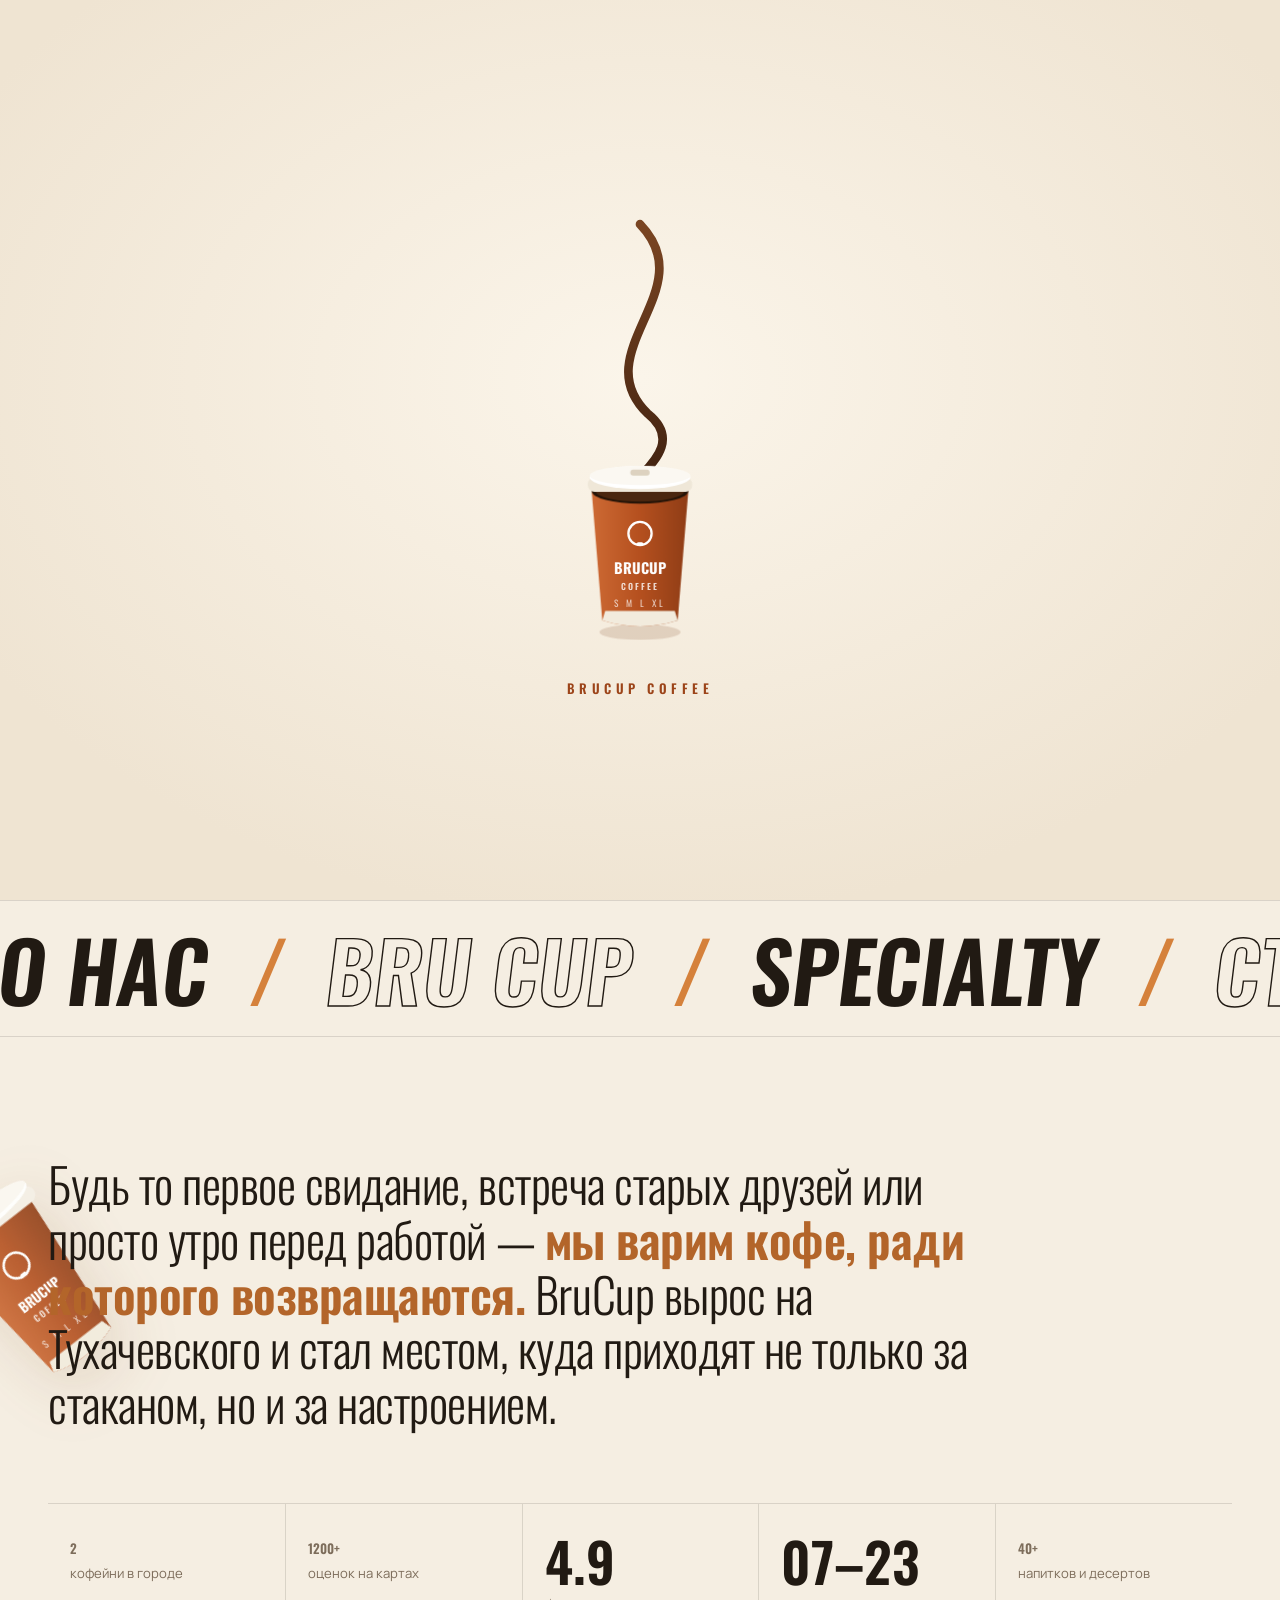
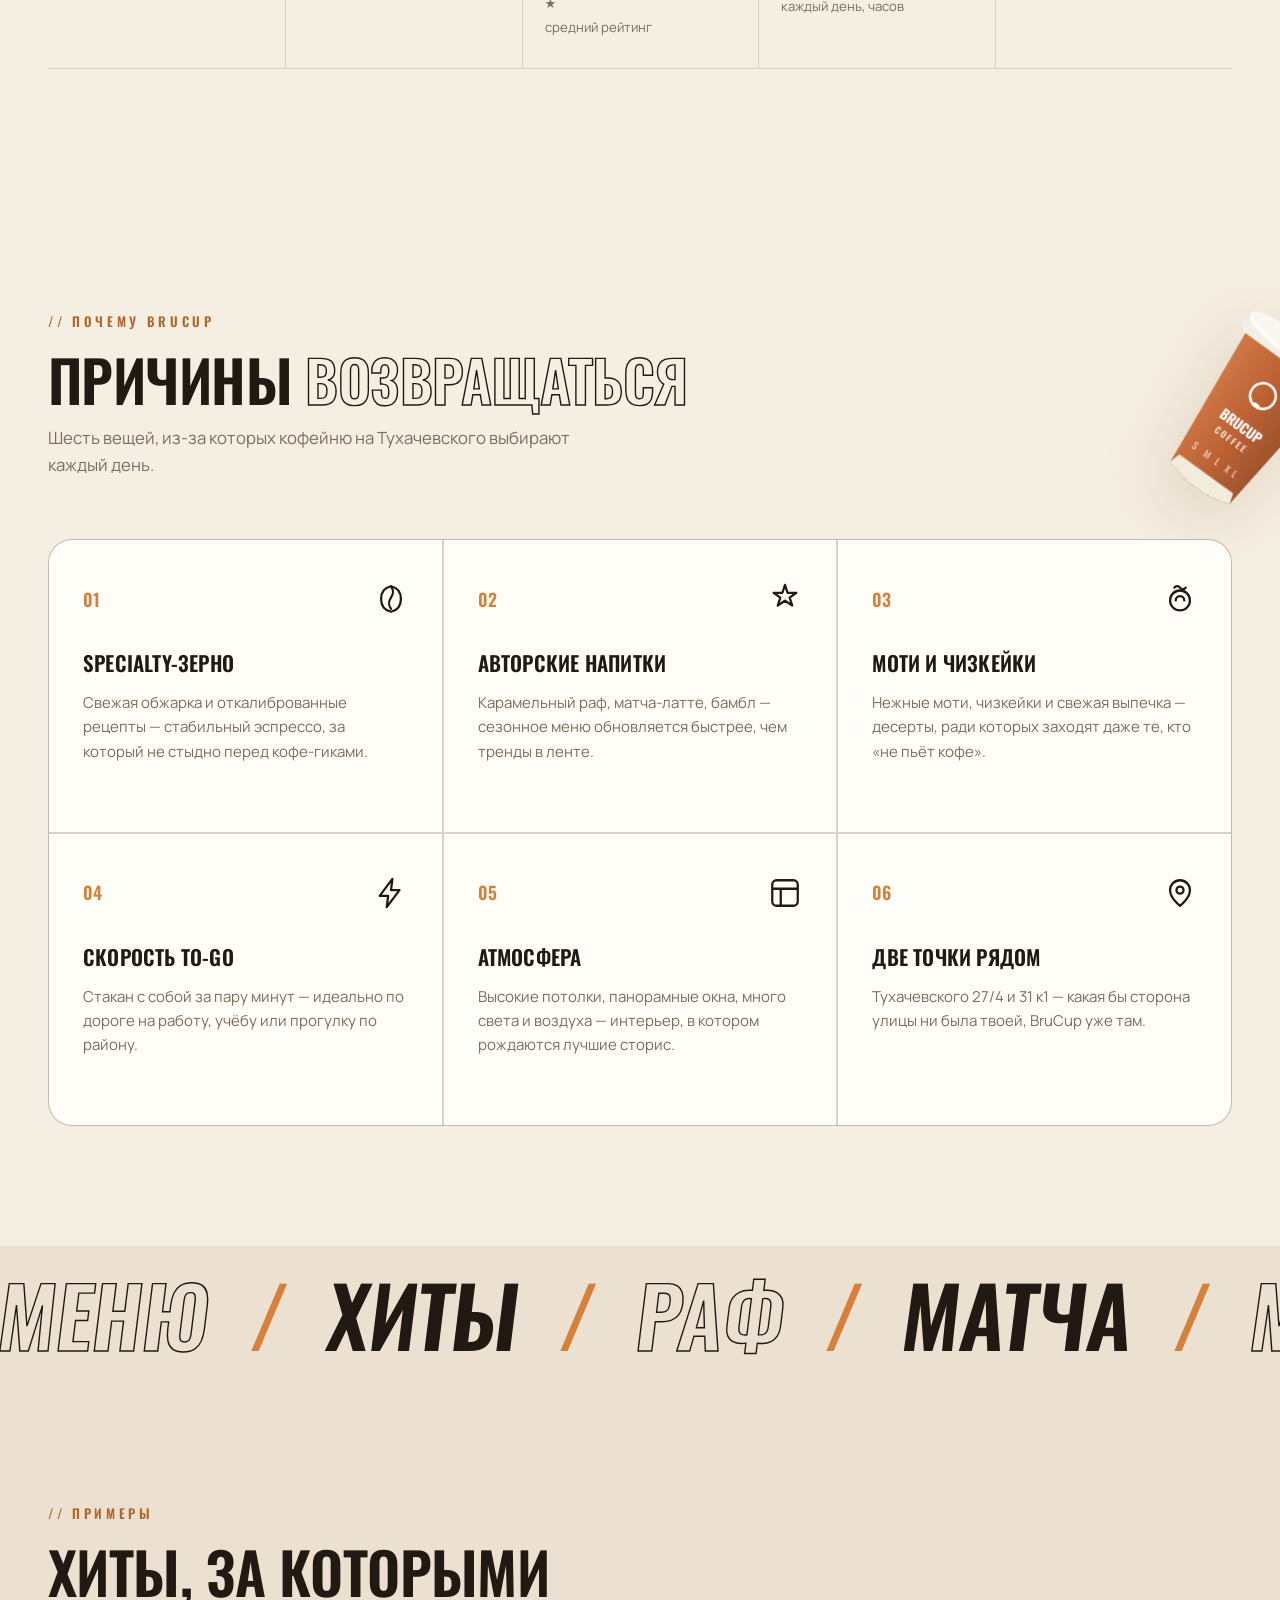
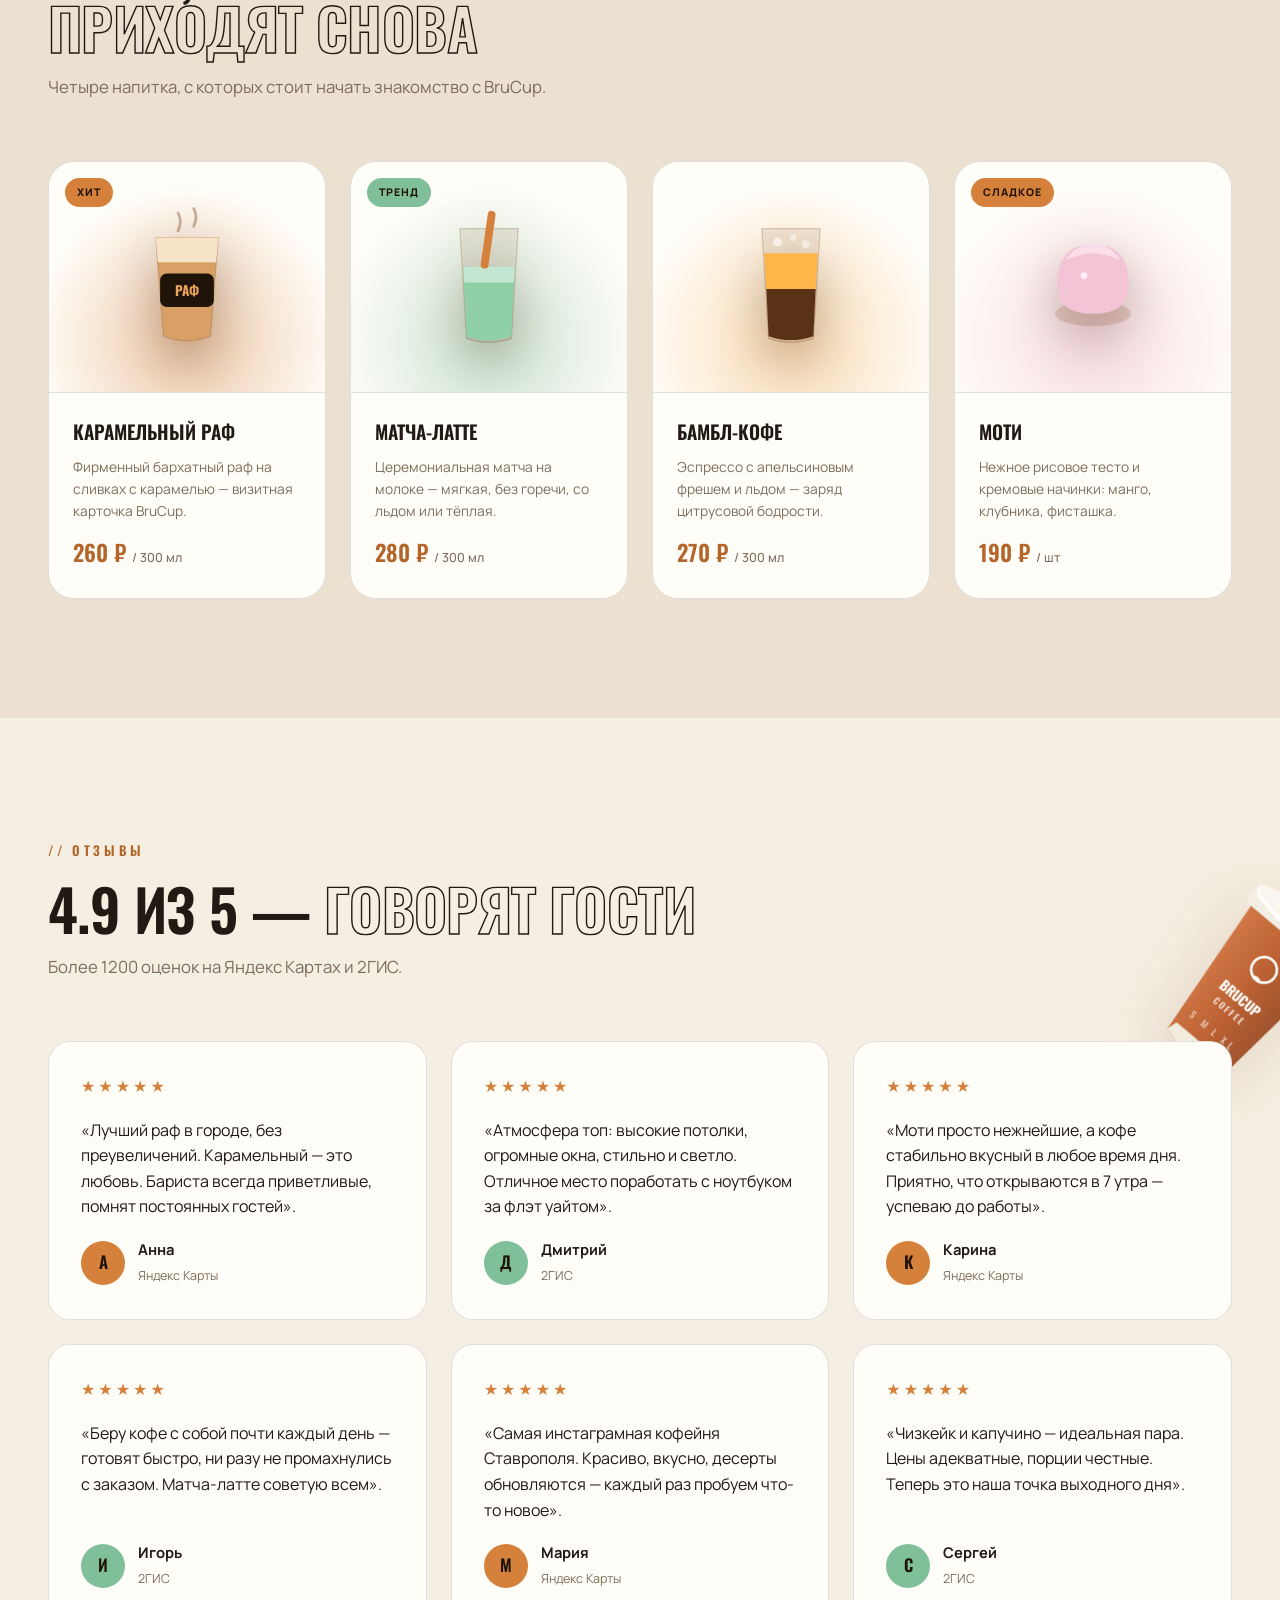
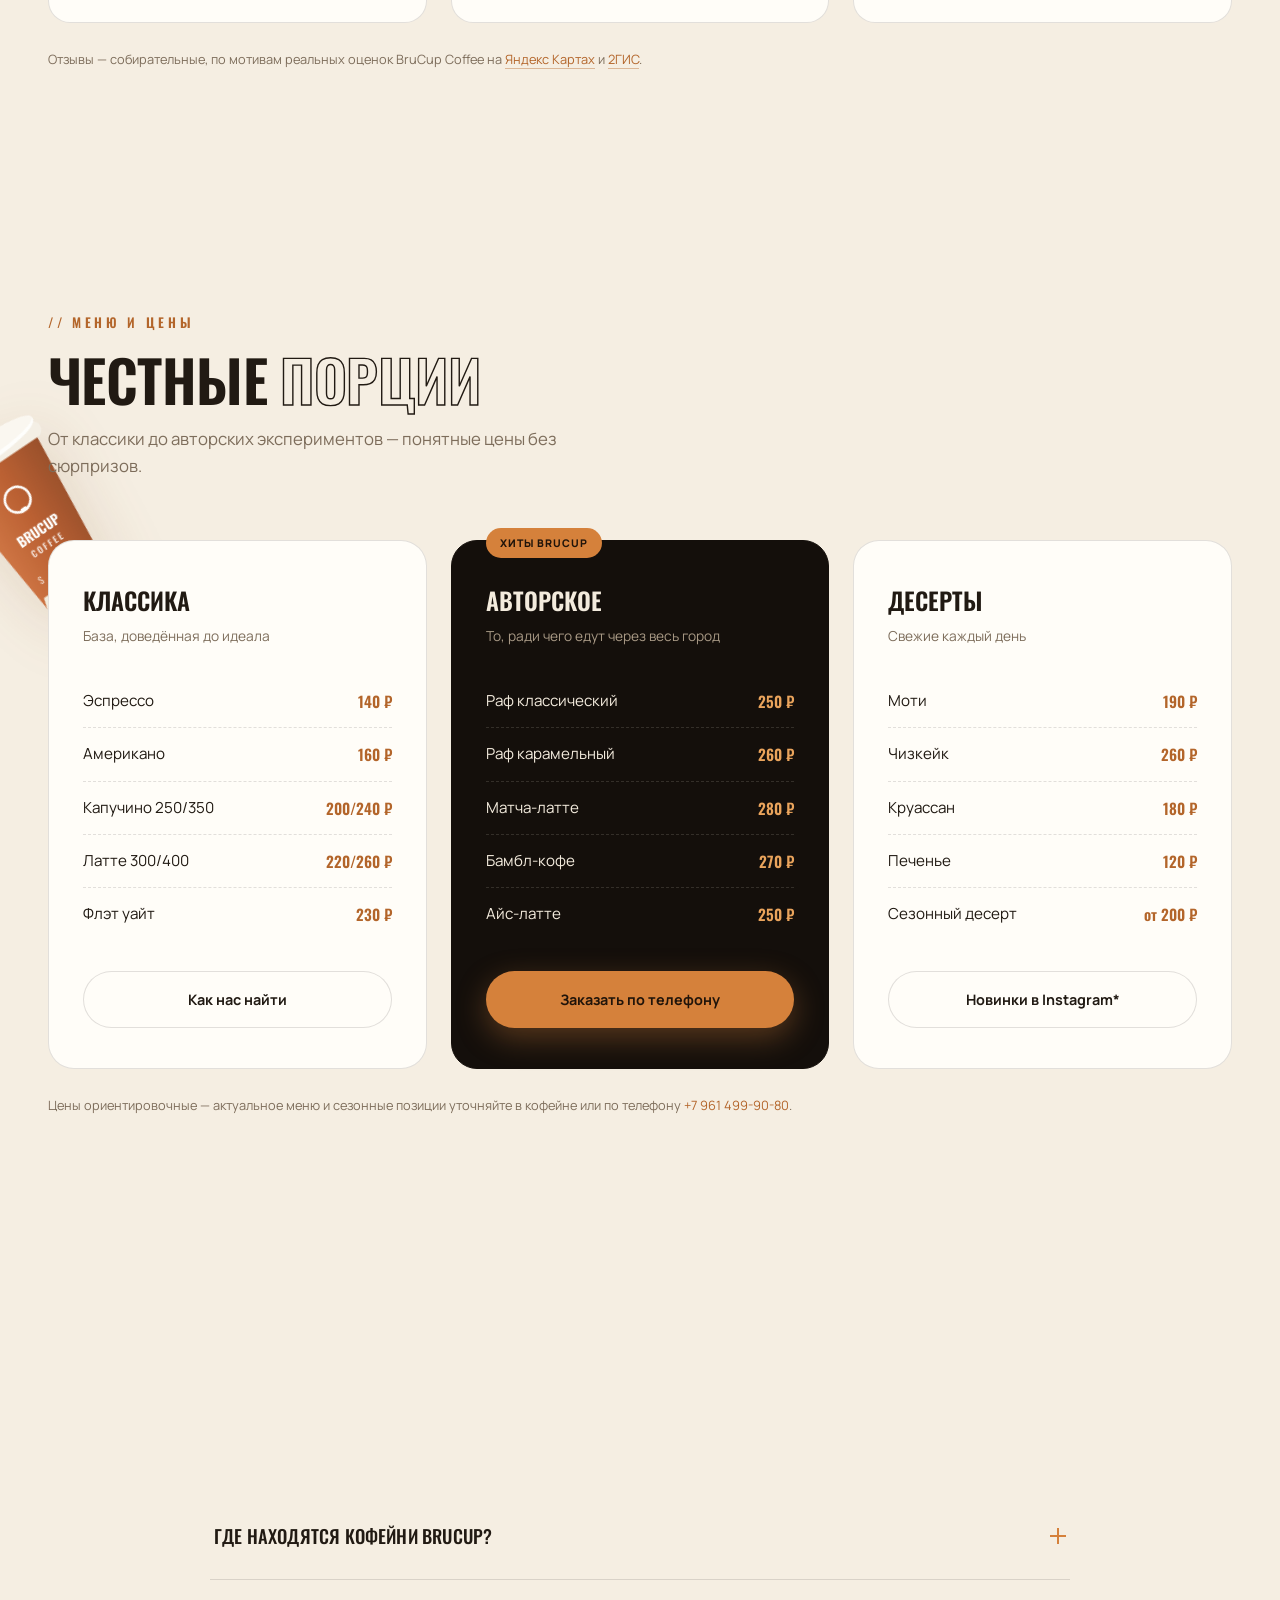
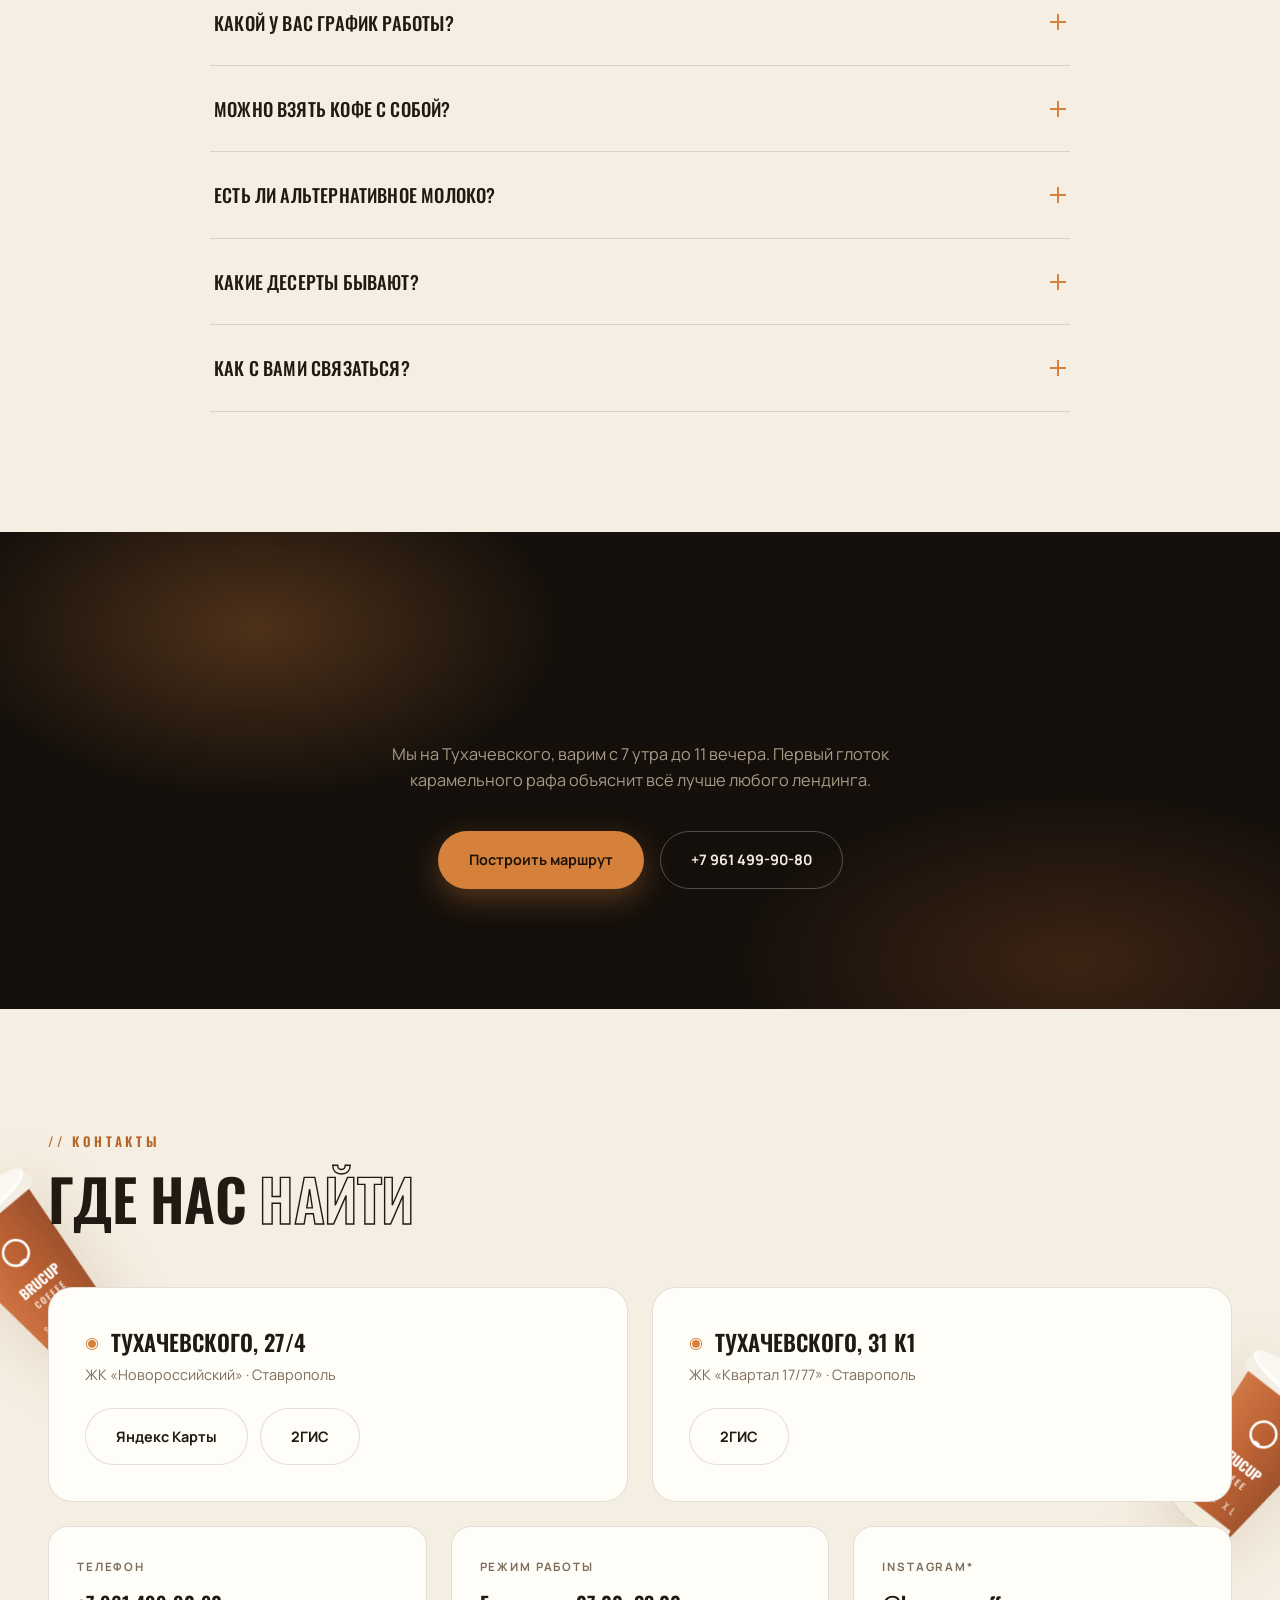
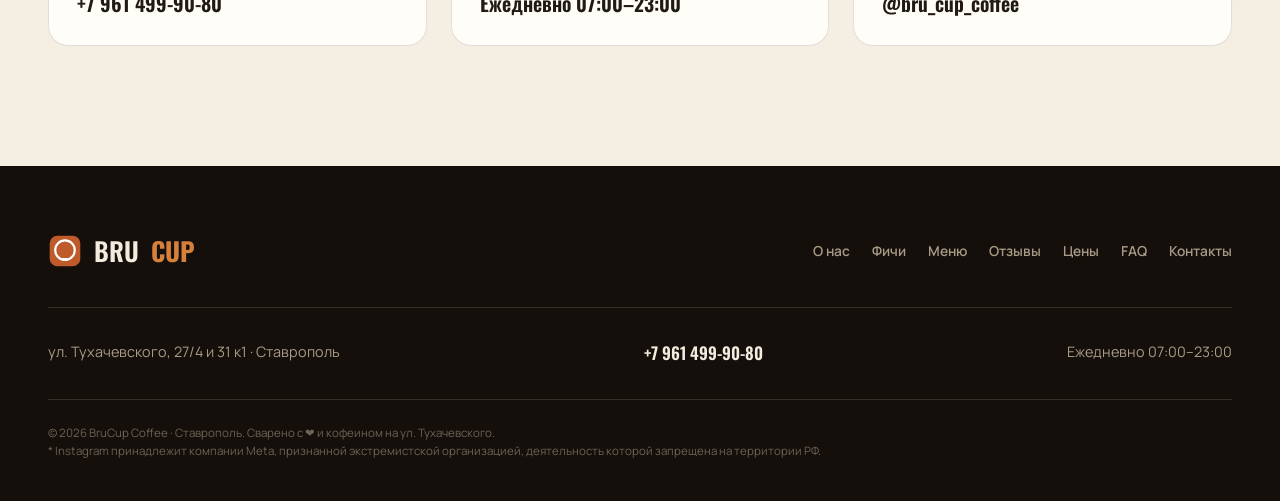
<file: brucup/index.html>
<!DOCTYPE html>
<html lang="ru">
<head>
<meta charset="UTF-8">
<meta name="viewport" content="width=device-width, initial-scale=1.0">
<title>BruCup Coffee — кофейня в Ставрополе · ценим каждый глоток</title>
<meta name="description" content="BruCup Coffee — модная specialty-кофейня в Ставрополе. Авторские рафы, матча, моти и чизкейки. Две точки на ул. Тухачевского. Ежедневно 07:00–23:00, рейтинг 4.9.">
<link rel="preconnect" href="https://fonts.googleapis.com">
<link rel="preconnect" href="https://fonts.gstatic.com" crossorigin>
<link href="https://fonts.googleapis.com/css2?family=Oswald:wght@300;400;500;600;700&family=Manrope:wght@400;500;600;700;800&display=swap" rel="stylesheet">
<link rel="icon" href="data:image/svg+xml,%3Csvg xmlns='http://www.w3.org/2000/svg' viewBox='0 0 100 100'%3E%3Ctext y='.9em' font-size='90'%3E☕%3C/text%3E%3C/svg%3E">
<style>
/* ============================================================
   BruCup Coffee · Ставрополь
   Editorial-cinematic landing (dark hero → cream body → dark footer)
   Motion cues studied from Etlon (slow expo reveals, Ken-Burns,
   ribbon marquee) + Baggins (product zoom-in, floating pill nav).
   ============================================================ */
:root{
  --ink:#140f0b;
  --ink-2:#1d1610;
  --cream:#f5eee2;
  --cream-2:#ece1d0;
  --card:#fffdf8;
  --on-dark:#f3ebdd;
  --on-dark-mut:#a99a86;
  --text:#211a13;
  --muted:#7d6d5b;
  --amber:#d5813b;
  --amber-deep:#b3652a;
  --amber-soft:#eaa45c;
  --brand:#bf5a2a;
  --brand-deep:#9c4419;
  --line:rgba(20,15,11,.12);
  --line-d:rgba(245,238,226,.14);
  --ease:cubic-bezier(.16,1,.3,1);
  --f-display:"Oswald",system-ui,sans-serif;
  --f-body:"Manrope",system-ui,sans-serif;
}
*{margin:0;padding:0;box-sizing:border-box}
html{scroll-behavior:smooth;scroll-padding-top:90px;-webkit-text-size-adjust:100%}
@media (prefers-reduced-motion:reduce){html{scroll-behavior:auto}}
body{
  font-family:var(--f-body);background:var(--cream);color:var(--text);
  line-height:1.6;overflow-x:hidden;-webkit-font-smoothing:antialiased;
}
::selection{background:rgba(213,129,59,.28);color:var(--ink)}
img,svg{display:block;max-width:100%}
a{color:inherit;text-decoration:none}
ul{list-style:none}
.wrap{max-width:1240px;margin:0 auto;padding:0 28px}
.dsp{font-family:var(--f-display);font-weight:600;line-height:.95;letter-spacing:-.005em}
.amber{color:var(--amber)}

/* ---------- floating pill nav (brand logo, light) ---------- */
.nav{position:fixed;top:18px;left:0;right:0;z-index:100;display:flex;justify-content:center;pointer-events:none}
.nav__pill{pointer-events:auto;display:flex;align-items:center;gap:8px;padding:8px 8px 8px 18px;border-radius:999px;
  background:rgba(255,252,246,.92);border:1px solid rgba(140,90,50,.18);
  backdrop-filter:blur(14px) saturate(1.1);box-shadow:0 12px 40px rgba(90,50,20,.18);
  transition:box-shadow .4s var(--ease)}
.nav.is-stuck .nav__pill{box-shadow:0 16px 46px rgba(90,50,20,.26)}
.nav__logo{display:flex;align-items:center;gap:10px;font-family:var(--f-display);font-weight:700;text-transform:uppercase;font-size:1.06rem;letter-spacing:.02em;color:var(--ink)}
.nav__logo .brand{width:30px;height:30px;flex:none}
.nav__links{display:flex;gap:2px;margin:0 6px}
.nav__links a{font-size:.82rem;font-weight:600;color:var(--muted);padding:8px 13px;border-radius:999px;transition:color .25s,background .25s}
.nav__links a:hover{color:var(--ink);background:rgba(191,90,42,.1)}
.nav__cta{font-family:var(--f-body);font-weight:700;font-size:.82rem;padding:11px 20px;border-radius:999px;background:var(--brand);color:#fff;transition:transform .2s var(--ease),box-shadow .25s;box-shadow:0 6px 20px rgba(191,90,42,.35);white-space:nowrap}
.nav__cta:hover{transform:translateY(-2px);box-shadow:0 10px 28px rgba(191,90,42,.5)}
.nav__burger{display:none;width:42px;height:42px;border-radius:50%;border:1px solid rgba(140,90,50,.2);background:transparent;flex-direction:column;align-items:center;justify-content:center;gap:5px}
.nav__burger span{width:17px;height:2px;background:var(--ink);border-radius:2px;transition:transform .3s var(--ease),opacity .2s}
.nav__burger[aria-expanded="true"] span:nth-child(1){transform:translateY(7px) rotate(45deg)}
.nav__burger[aria-expanded="true"] span:nth-child(2){opacity:0}
.nav__burger[aria-expanded="true"] span:nth-child(3){transform:translateY(-7px) rotate(-45deg)}

.mmenu{position:fixed;inset:0;z-index:95;background:rgba(20,15,11,.97);backdrop-filter:blur(10px);display:grid;place-items:center;opacity:0;visibility:hidden;transition:opacity .35s var(--ease),visibility .35s}
.mmenu.open{opacity:1;visibility:visible}
.mmenu ul{display:grid;gap:8px;text-align:center}
.mmenu a{font-family:var(--f-display);font-weight:500;font-size:2rem;color:var(--on-dark);text-transform:uppercase;letter-spacing:.02em;padding:6px}
.mmenu a:hover{color:var(--amber)}

/* buttons */
.btn{display:inline-flex;align-items:center;justify-content:center;gap:10px;font-family:var(--f-body);font-weight:700;font-size:.9rem;padding:16px 30px;border-radius:999px;border:1.5px solid transparent;transition:transform .22s var(--ease),box-shadow .28s,background .25s,border-color .25s,color .25s;white-space:nowrap}
.btn--primary{background:var(--amber);color:#20140a;box-shadow:0 10px 30px rgba(213,129,59,.35)}
.btn--primary:hover{transform:translateY(-3px);box-shadow:0 16px 40px rgba(213,129,59,.5)}
.btn--ghost-d{border-color:rgba(245,238,226,.28);color:var(--on-dark)}
.btn--ghost-d:hover{border-color:var(--amber-soft);background:rgba(245,238,226,.06);transform:translateY(-3px)}
.btn--ghost{border-color:var(--line);color:var(--text);background:var(--card)}
.btn--ghost:hover{border-color:var(--amber);transform:translateY(-3px)}

/* ============================================================
   HERO — cinematic, type-forward (Etlon)
   ============================================================ */
.hero{position:relative;min-height:100svh;display:flex;align-items:center;justify-content:center;
  background:var(--ink);color:var(--on-dark);overflow:hidden;isolation:isolate;text-align:center}
.hero__scene{position:absolute;inset:0;z-index:0;overflow:hidden}
/* warm out-of-focus coffee backdrop w/ Ken-Burns */
.hero__photo{position:absolute;inset:-8%;
  background:
    radial-gradient(38% 46% at 22% 30%,rgba(196,110,52,.5),transparent 60%),
    radial-gradient(40% 42% at 82% 24%,rgba(120,66,32,.55),transparent 62%),
    radial-gradient(50% 55% at 68% 82%,rgba(213,129,59,.28),transparent 60%),
    radial-gradient(45% 50% at 12% 84%,rgba(90,50,26,.55),transparent 60%),
    linear-gradient(160deg,#241610,#140f0b 60%,#0d0906);
  animation:kenburns 22s ease-in-out infinite alternate;will-change:transform}
@keyframes kenburns{from{transform:scale(1.06) translate(0,0)}to{transform:scale(1.24) translate(-2.5%,-3%)}}
.hero__grain{position:absolute;inset:0;opacity:.07;pointer-events:none;
  background-image:url("data:image/svg+xml,%3Csvg xmlns='http://www.w3.org/2000/svg' width='140' height='140'%3E%3Cfilter id='n'%3E%3CfeTurbulence type='fractalNoise' baseFrequency='.9' numOctaves='2'/%3E%3C/filter%3E%3Crect width='140' height='140' filter='url(%23n)'/%3E%3C/svg%3E")}
.hero__vig{position:absolute;inset:0;pointer-events:none;
  background:radial-gradient(120% 90% at 50% 40%,transparent 40%,rgba(10,7,5,.5) 78%,rgba(10,7,5,.85))}
.floaty{position:absolute;will-change:transform}
.bean{opacity:.9;filter:drop-shadow(0 12px 22px rgba(0,0,0,.55))}
.bean--1{top:20%;left:12%;width:44px;animation:bob 7s ease-in-out infinite}
.bean--2{top:26%;right:14%;width:30px;animation:bob 6s ease-in-out infinite .6s}
.bean--3{bottom:22%;left:18%;width:36px;animation:bob 8s ease-in-out infinite 1.2s}
.bean--4{bottom:26%;right:16%;width:52px;animation:bob 6.6s ease-in-out infinite .3s}
@keyframes bob{50%{translate:0 -18px}}
.hero__cup{position:absolute;right:9%;bottom:8%;width:200px;opacity:.85;filter:drop-shadow(0 30px 50px rgba(0,0,0,.6));animation:bob 6s ease-in-out infinite}
@media (max-width:900px){.hero__cup{display:none}}

.hero__inner{position:relative;z-index:2;padding:120px 20px 90px}
.hero__eyebrow{display:inline-flex;align-items:center;gap:10px;font-size:.76rem;font-weight:700;letter-spacing:.24em;text-transform:uppercase;color:var(--amber-soft);margin-bottom:26px}
.hero__eyebrow::before,.hero__eyebrow::after{content:"";width:26px;height:1px;background:rgba(234,164,92,.5)}
.hero__title{font-family:var(--f-display);font-weight:700;text-transform:uppercase;
  font-size:clamp(3.4rem,15vw,11rem);line-height:.82;letter-spacing:-.01em;will-change:transform}
.hero__title .ln{display:block;transform:skewX(-7deg)}
.hero__title .ln--out{color:transparent;-webkit-text-stroke:1.5px rgba(245,238,226,.85)}
.hero__tag{margin-top:26px;font-family:var(--f-display);font-weight:300;font-size:clamp(.9rem,2.4vw,1.35rem);letter-spacing:.42em;text-transform:uppercase;color:var(--on-dark)}
.hero__actions{margin-top:44px;display:flex;flex-wrap:wrap;gap:16px;justify-content:center}
.hero__cue{position:absolute;bottom:26px;left:50%;transform:translateX(-50%);z-index:2;display:flex;flex-direction:column;align-items:center;gap:10px;font-size:.68rem;letter-spacing:.24em;text-transform:uppercase;color:var(--on-dark-mut)}
.hero__cue i{width:1px;height:42px;background:linear-gradient(var(--amber-soft),transparent);animation:cue 2.2s ease-in-out infinite}
@keyframes cue{0%,100%{transform:scaleY(.4);opacity:.4;transform-origin:top}50%{transform:scaleY(1);opacity:1}}

/* ============================================================
   RIBBON (Etlon kinetic header — filled + outline)
   ============================================================ */
.ribbon{overflow:hidden;padding:26px 0;user-select:none}
.ribbon--light{background:var(--cream);border-block:1px solid var(--line)}
.ribbon--warm{background:var(--cream-2)}
.ribbon__track{display:flex;gap:42px;width:max-content;align-items:center;
  font-family:var(--f-display);font-weight:600;text-transform:uppercase;
  font-size:clamp(2.6rem,7vw,5.2rem);line-height:1;white-space:nowrap;
  animation:slide 34s linear infinite}
.ribbon--rev .ribbon__track{animation-direction:reverse}
.ribbon__track span{transform:skewX(-7deg)}
.ribbon__track .out{color:transparent;-webkit-text-stroke:1.4px var(--text)}
.ribbon__track .sl{color:var(--amber);-webkit-text-stroke:0}
@keyframes slide{to{transform:translateX(-50%)}}
@media (prefers-reduced-motion:reduce){.ribbon__track,.hero__photo,.bean,.hero__cup,.hero__cue i{animation:none}}

/* ============================================================
   SECTIONS (light editorial)
   ============================================================ */
.sec{padding:120px 0;position:relative}
.sec__head{max-width:720px;margin-bottom:60px}
.sec__kicker{font-family:var(--f-display);font-weight:600;font-size:.82rem;letter-spacing:.28em;text-transform:uppercase;color:var(--amber-deep)}
.sec__title{font-family:var(--f-display);font-weight:600;text-transform:uppercase;font-size:clamp(2rem,5vw,3.6rem);line-height:.98;letter-spacing:-.01em;margin:16px 0 18px}
.sec__title .out{color:transparent;-webkit-text-stroke:1.4px var(--text)}
.sec__lead{color:var(--muted);font-size:1.05rem;max-width:560px}

/* reveal system — slow, expo, directional (Etlon) */
.rv{opacity:0;transform:translateY(46px);transition:opacity 1.1s var(--ease),transform 1.1s var(--ease)}
.rv.in{opacity:1;transform:none}
.rv-r{transform:translateX(64px)}
.rv-l{transform:translateX(-64px)}
.rv-z{transform:scale(.88)} /* product zoom-in (Baggins) */

/* ---------- ABOUT / описание ---------- */
.about{background:var(--cream)}
.about__lead{font-family:var(--f-display);font-weight:300;font-size:clamp(1.6rem,4.4vw,3rem);line-height:1.14;letter-spacing:-.01em;max-width:960px}
.about__lead b{font-weight:600;color:var(--amber-deep)}
.stats{display:grid;grid-template-columns:repeat(5,1fr);gap:0;margin-top:72px;border-top:1px solid var(--line);border-bottom:1px solid var(--line)}
.stat{padding:30px 22px;border-left:1px solid var(--line)}
.stat:first-child{border-left:0}
.stat b{display:block;font-family:var(--f-display);font-weight:600;font-size:clamp(2.2rem,5vw,3.4rem);line-height:1;color:var(--text)}
.stat span{font-size:.82rem;color:var(--muted);margin-top:8px;display:block}
@media (max-width:820px){.stats{grid-template-columns:repeat(2,1fr);border:0}
  .stat{border:1px solid var(--line);margin:-.5px}}

/* ---------- FEATURES / фичи ---------- */
.feat{background:var(--cream)}
.feat__grid{display:grid;grid-template-columns:repeat(3,1fr);gap:2px;background:var(--line);border:1px solid var(--line);border-radius:24px;overflow:hidden}
.fcard{background:var(--card);padding:42px 34px;transition:background .35s var(--ease),transform .35s var(--ease)}
.fcard:hover{background:#fff}
.fcard__i{display:flex;align-items:center;justify-content:space-between;margin-bottom:30px}
.fcard__n{font-family:var(--f-display);font-weight:600;font-size:1.1rem;color:var(--amber)}
.fcard__ic{width:34px;height:34px;stroke:var(--text);fill:none;stroke-width:1.6;stroke-linecap:round;stroke-linejoin:round}
.fcard h3{font-family:var(--f-display);font-weight:600;text-transform:uppercase;font-size:1.3rem;letter-spacing:.01em;margin-bottom:12px}
.fcard p{color:var(--muted);font-size:.94rem}
.fcard__rule{height:2px;width:0;background:var(--amber);margin-top:24px;transition:width .5s var(--ease)}
.fcard:hover .fcard__rule{width:54px}
@media (max-width:960px){.feat__grid{grid-template-columns:repeat(2,1fr)}}
@media (max-width:620px){.feat__grid{grid-template-columns:1fr}}

/* ---------- MENU / примеры (product-forward, Baggins) ---------- */
.menu{background:var(--cream-2)}
.menu__grid{display:grid;grid-template-columns:repeat(4,1fr);gap:24px}
.drink{position:relative;border-radius:26px;overflow:hidden;background:var(--card);border:1px solid var(--line);transition:transform .4s var(--ease),box-shadow .4s var(--ease);will-change:transform}
.drink:hover{box-shadow:0 30px 60px rgba(90,50,20,.18)}
.drink__art{position:relative;height:230px;display:grid;place-items:center;overflow:hidden}
.drink__art::before{content:"";position:absolute;inset:0;background:radial-gradient(circle at 50% 78%,var(--tone,rgba(213,129,59,.4)),transparent 68%)}
.drink__art svg{position:relative;width:112px;transition:transform .45s var(--ease);filter:drop-shadow(0 18px 26px rgba(80,40,15,.35))}
.drink:hover .drink__art svg{transform:translateY(-10px) scale(1.07) rotate(-2deg)}
.drink__tag{position:absolute;top:16px;left:16px;z-index:2;font-size:.66rem;font-weight:800;letter-spacing:.1em;text-transform:uppercase;padding:6px 12px;border-radius:999px;background:var(--amber);color:#20140a}
.drink__tag--m{background:#7fbf9a}
.drink__b{padding:24px 24px 28px;border-top:1px solid var(--line)}
.drink__b h3{font-family:var(--f-display);font-weight:600;text-transform:uppercase;font-size:1.2rem;margin-bottom:8px}
.drink__b p{color:var(--muted);font-size:.86rem;min-height:60px}
.drink__price{font-family:var(--f-display);font-weight:600;font-size:1.4rem;color:var(--amber-deep);margin-top:12px}
.drink__price small{font-family:var(--f-body);font-weight:500;font-size:.78rem;color:var(--muted)}
@media (max-width:960px){.menu__grid{grid-template-columns:repeat(2,1fr)}}
@media (max-width:520px){.menu__grid{grid-template-columns:1fr}}

/* ---------- REVIEWS / отзывы ---------- */
.rev{background:var(--cream)}
.rev__grid{display:grid;grid-template-columns:repeat(3,1fr);gap:24px}
.rcard{background:var(--card);border:1px solid var(--line);border-radius:22px;padding:32px;display:flex;flex-direction:column;gap:18px;transition:transform .3s var(--ease),box-shadow .3s}
.rcard:hover{transform:translateY(-4px);box-shadow:0 20px 44px rgba(90,50,20,.12)}
.rcard__stars{color:var(--amber);letter-spacing:3px;font-size:1rem}
.rcard__q{font-size:1rem;color:var(--text);flex:1;line-height:1.6}
.rcard__m{display:flex;align-items:center;gap:13px}
.rcard__av{width:44px;height:44px;border-radius:50%;display:grid;place-items:center;font-family:var(--f-display);font-weight:600;font-size:1.05rem;background:var(--amber);color:#20140a}
.rcard__av--m{background:#7fbf9a}
.rcard__m b{display:block;font-size:.92rem}
.rcard__m span{font-size:.78rem;color:var(--muted)}
.rev__note{margin-top:26px;font-size:.8rem;color:var(--muted)}
.rev__note a{color:var(--amber-deep);border-bottom:1px solid rgba(179,101,42,.4)}
@media (max-width:900px){.rev__grid{grid-template-columns:1fr}}

/* ---------- PRICES / цены ---------- */
.prices{background:var(--cream)}
.prices__grid{display:grid;grid-template-columns:repeat(3,1fr);gap:24px;align-items:stretch}
.pcard{position:relative;background:var(--card);border:1px solid var(--line);border-radius:26px;padding:40px 34px;display:flex;flex-direction:column}
.pcard--hot{background:var(--ink);color:var(--on-dark);border-color:var(--ink)}
.pcard__flag{position:absolute;top:-13px;left:34px;font-size:.66rem;font-weight:800;letter-spacing:.1em;text-transform:uppercase;padding:7px 14px;border-radius:999px;background:var(--amber);color:#20140a}
.pcard h3{font-family:var(--f-display);font-weight:600;text-transform:uppercase;font-size:1.5rem;margin-bottom:6px}
.pcard__sub{font-size:.86rem;color:var(--muted);margin-bottom:28px}
.pcard--hot .pcard__sub{color:var(--on-dark-mut)}
.pcard ul{flex:1;display:grid;gap:0}
.pcard li{display:flex;justify-content:space-between;gap:16px;padding:14px 0;border-bottom:1px dashed var(--line);font-size:.95rem}
.pcard--hot li{border-color:var(--line-d)}
.pcard li:last-child{border-bottom:0}
.pcard li b{font-family:var(--f-display);font-weight:600;color:var(--amber-deep);white-space:nowrap}
.pcard--hot li b{color:var(--amber-soft)}
.pcard .btn{margin-top:30px;width:100%}
.prices__note{margin-top:26px;font-size:.8rem;color:var(--muted)}
.prices__note a{color:var(--amber-deep)}
@media (max-width:900px){.prices__grid{grid-template-columns:1fr}}

/* ---------- FAQ ---------- */
.faq{background:var(--cream)}
.faq__list{max-width:860px;margin:0 auto}
.faq details{border-bottom:1px solid var(--line)}
.faq summary{list-style:none;display:flex;justify-content:space-between;align-items:center;gap:20px;padding:28px 4px;cursor:pointer;font-family:var(--f-display);font-weight:500;text-transform:uppercase;font-size:1.15rem;letter-spacing:.01em;transition:color .25s}
.faq summary:hover{color:var(--amber-deep)}
.faq summary::-webkit-details-marker{display:none}
.faq summary::after{content:"";flex:none;width:16px;height:16px;background:
  linear-gradient(var(--amber),var(--amber)) center/16px 2px no-repeat,
  linear-gradient(var(--amber),var(--amber)) center/2px 16px no-repeat;transition:transform .3s var(--ease)}
.faq details[open] summary::after{transform:rotate(135deg)}
.faq .a{padding:0 4px 28px;color:var(--muted);font-size:.98rem;max-width:680px}
.faq .a a{color:var(--amber-deep);border-bottom:1px solid rgba(179,101,42,.4)}

/* ---------- CTA (dark cinematic band) ---------- */
.cta{background:var(--ink);color:var(--on-dark);position:relative;overflow:hidden;text-align:center;padding:120px 0}
.cta::before{content:"";position:absolute;inset:0;background:
  radial-gradient(40% 60% at 20% 20%,rgba(213,129,59,.3),transparent 60%),
  radial-gradient(45% 60% at 84% 90%,rgba(120,66,32,.4),transparent 60%);pointer-events:none}
.cta__t{position:relative;font-family:var(--f-display);font-weight:600;text-transform:uppercase;font-size:clamp(2.2rem,6vw,4.4rem);line-height:.96;letter-spacing:-.01em}
.cta__t .out{color:transparent;-webkit-text-stroke:1.5px rgba(245,238,226,.85)}
.cta p{position:relative;color:var(--on-dark-mut);max-width:520px;margin:22px auto 38px;font-size:1.02rem}
.cta__actions{position:relative;display:flex;flex-wrap:wrap;gap:16px;justify-content:center}

/* ---------- CONTACTS ---------- */
.contacts{background:var(--cream)}
.contacts__grid{display:grid;grid-template-columns:1fr 1fr;gap:24px;margin-bottom:24px}
.loc{background:var(--card);border:1px solid var(--line);border-radius:24px;padding:36px;transition:transform .3s var(--ease),box-shadow .3s}
.loc:hover{transform:translateY(-4px);box-shadow:0 22px 46px rgba(90,50,20,.12)}
.loc h3{font-family:var(--f-display);font-weight:600;text-transform:uppercase;font-size:1.4rem;margin-bottom:4px;display:flex;align-items:center;gap:12px}
.loc h3 .pin{color:var(--amber);font-size:1rem}
.loc__sub{color:var(--muted);font-size:.9rem;margin-bottom:22px}
.loc__links{display:flex;flex-wrap:wrap;gap:12px}
.contacts__row{display:grid;grid-template-columns:repeat(3,1fr);gap:24px}
.mini{background:var(--card);border:1px solid var(--line);border-radius:20px;padding:26px 28px}
.mini span{font-size:.72rem;letter-spacing:.16em;text-transform:uppercase;color:var(--muted);font-weight:700}
.mini a,.mini b{display:block;margin-top:8px;font-family:var(--f-display);font-weight:600;font-size:1.25rem;color:var(--text);transition:color .2s}
.mini a:hover{color:var(--amber-deep)}
@media (max-width:820px){.contacts__grid,.contacts__row{grid-template-columns:1fr}}

/* ---------- FOOTER (Etlon dark) ---------- */
.foot{background:var(--ink);color:var(--on-dark);padding:64px 0 40px}
.foot__top{display:flex;flex-wrap:wrap;justify-content:space-between;align-items:center;gap:28px;padding-bottom:36px;border-bottom:1px solid var(--line-d)}
.foot__logo{display:flex;align-items:center;gap:12px;font-family:var(--f-display);font-weight:600;font-size:1.6rem;text-transform:uppercase}
.foot__logo .cup{width:34px;height:34px}
.foot__logo b{color:var(--amber)}
.foot__nav{display:flex;flex-wrap:wrap;gap:22px;font-size:.86rem;font-weight:600;color:var(--on-dark-mut)}
.foot__nav a:hover{color:var(--on-dark)}
.foot__mid{display:flex;flex-wrap:wrap;justify-content:space-between;gap:20px;padding:32px 0;font-size:.9rem;color:var(--on-dark-mut)}
.foot__mid a{color:var(--on-dark);font-family:var(--f-display);font-weight:600;font-size:1.05rem}
.foot__note{font-size:.72rem;color:rgba(169,154,134,.6);line-height:1.6;border-top:1px solid var(--line-d);padding-top:24px}

/* ---------- preloader: coffee pours into BruCup cup, lid closes ---------- */
#loader{position:fixed;inset:0;z-index:10000;display:grid;place-items:center;
  background:radial-gradient(60% 60% at 50% 42%,#fbf5ea,#efe4d2)}
#loader.done{opacity:0;visibility:hidden;transition:opacity .6s ease,visibility .6s ease}
.ld__stage{position:relative;width:290px;max-width:78vw;text-align:center}
.ld__svg{width:100%;height:auto;overflow:visible}
.ld__pour{fill:none;stroke-linecap:round}
.ld__cup{animation:ldRise .55s var(--ease) both}
.ld__coffee{transform-box:fill-box;transform-origin:center;transform:scale(.16);opacity:.35;animation:ldFill .9s ease-out 1.5s forwards}
.ld__lid{transform:translateY(-96px);opacity:0;animation:ldLid .6s cubic-bezier(.34,1.55,.6,1) 2.3s forwards}
.ld__steam{opacity:0;animation:ldSteam 1.6s ease-out 2.95s forwards}
.ld__label{margin-top:22px;font-family:var(--f-display);font-weight:600;text-transform:uppercase;letter-spacing:.34em;font-size:.82rem;color:var(--brand-deep);opacity:0;animation:ldLabel .7s ease .4s forwards}
@keyframes ldRise{from{transform:translateY(22px);opacity:0}to{transform:none;opacity:1}}
@keyframes ldFill{to{transform:scale(1);opacity:1}}
@keyframes ldLid{0%{transform:translateY(-96px);opacity:0}60%{opacity:1}100%{transform:translateY(0);opacity:1}}
@keyframes ldSteam{0%{opacity:0}30%{opacity:.65}100%{opacity:0;transform:translateY(-16px)}}
@keyframes ldLabel{to{opacity:1}}
@media (prefers-reduced-motion:reduce){#loader{display:none}}

/* ---------- side decorative cups (45°, scroll jerk) ---------- */
.side-cup{position:absolute;width:150px;aspect-ratio:140/210;z-index:0;pointer-events:none;opacity:.9;
  transform:rotate(var(--rot,-40deg));filter:drop-shadow(0 22px 30px rgba(120,60,20,.16));will-change:transform}
.side-cup--l{left:-46px}
.side-cup--r{right:-46px}
.sec .wrap{position:relative;z-index:1}
@media (max-width:900px){.side-cup{width:104px}}
@media (max-width:600px){.side-cup{display:none}}

@media (max-width:760px){
  .nav__links,.nav__cta{display:none}
  .nav__burger{display:flex}
  .sec{padding:84px 0}
  .wrap{padding:0 20px}
}
</style>
</head>
<body>

<!-- ================= PRELOADER ================= -->
<div id="loader">
  <div class="ld__stage">
    <svg class="ld__svg" viewBox="0 0 300 470" aria-hidden="true">
      <defs>
        <linearGradient id="ldBody" x1="0" y1="0" x2="1" y2="0"><stop offset="0" stop-color="#cd6a34"/><stop offset=".5" stop-color="#b5501f"/><stop offset="1" stop-color="#8f3d16"/></linearGradient>
        <linearGradient id="ldPourG" x1="0" y1="0" x2="0" y2="1"><stop offset="0" stop-color="#7a4522"/><stop offset="1" stop-color="#3f2110"/></linearGradient>
      </defs>
      <path id="pourPath" class="ld__pour" d="M150 24 C216 92 92 156 158 220 C208 260 118 296 150 300" stroke="url(#ldPourG)" stroke-width="9"/>
      <g class="ld__cup">
        <ellipse cx="150" cy="446" rx="42" ry="8" fill="rgba(120,60,20,.16)"/>
        <path d="M100 300 L200 300 L189 434 Q150 446 111 434 Z" fill="url(#ldBody)"/>
        <path d="M114 424 L186 424 L189 434 Q150 446 111 434 Z" fill="#f2ebdd"/>
        <ellipse cx="150" cy="300" rx="50" ry="13" fill="#241408"/>
        <ellipse class="ld__coffee" cx="150" cy="300" rx="46" ry="11" fill="#4a260f"/>
        <circle cx="150" cy="344" r="12" fill="none" stroke="#fff" stroke-width="2.4"/>
        <rect x="146.6" y="353" width="6.8" height="3.2" rx="1.6" fill="#fff"/>
        <text x="150" y="386" text-anchor="middle" font-family="Oswald,sans-serif" font-weight="700" font-size="15" fill="#fff">BRUCUP</text>
        <text x="150" y="402" text-anchor="middle" font-family="Oswald,sans-serif" font-weight="600" font-size="9" letter-spacing="2" fill="rgba(255,255,255,.82)">COFFEE</text>
        <text x="150" y="420" text-anchor="middle" font-family="Oswald,sans-serif" font-size="9.5" letter-spacing="3" fill="rgba(255,255,255,.72)">S  M  L  XL</text>
      </g>
      <g class="ld__steam" fill="none" stroke="#b98a5e" stroke-width="3" stroke-linecap="round">
        <path d="M140 276 q-8 -12 0 -24"/><path d="M160 276 q8 -12 0 -24"/>
      </g>
      <g class="ld__lid">
        <rect x="96" y="286" width="108" height="15" rx="7" fill="#efe7d8"/>
        <ellipse cx="150" cy="286" rx="52" ry="12" fill="#ffffff"/>
        <ellipse cx="150" cy="284" rx="52" ry="10" fill="#fbf8f2"/>
        <rect x="140" y="278" width="20" height="6" rx="3" fill="#ddd2c0"/>
      </g>
    </svg>
    <div class="ld__label">BruCup Coffee</div>
  </div>
</div>

<!-- reusable BruCup cup (for side decorations) -->
<svg width="0" height="0" style="position:absolute" aria-hidden="true">
  <symbol id="cupArt" viewBox="0 0 140 210">
    <defs><linearGradient id="cupG" x1="0" y1="0" x2="1" y2="0"><stop offset="0" stop-color="#cd6a34"/><stop offset=".5" stop-color="#b5501f"/><stop offset="1" stop-color="#8f3d16"/></linearGradient></defs>
    <path d="M22 46 L118 46 L104 186 Q70 198 36 186 Z" fill="url(#cupG)"/>
    <path d="M39 176 L101 176 L104 186 Q70 198 36 186 Z" fill="#f2ebdd"/>
    <rect x="14" y="32" width="112" height="16" rx="8" fill="#f4efe6"/>
    <ellipse cx="70" cy="31" rx="54" ry="12" fill="#ffffff"/>
    <ellipse cx="70" cy="29" rx="54" ry="10" fill="#fbf8f2"/>
    <rect x="60" y="24" width="20" height="6" rx="3" fill="#e2d8c7"/>
    <circle cx="70" cy="86" r="12" fill="none" stroke="#fff" stroke-width="2.4"/>
    <rect x="66.6" y="95" width="6.8" height="3.2" rx="1.6" fill="#fff"/>
    <text x="70" y="126" text-anchor="middle" font-family="Oswald,sans-serif" font-weight="700" font-size="13" fill="#fff">BRUCUP</text>
    <text x="70" y="140" text-anchor="middle" font-family="Oswald,sans-serif" font-weight="600" font-size="8.5" letter-spacing="2" fill="rgba(255,255,255,.82)">COFFEE</text>
    <text x="70" y="164" text-anchor="middle" font-family="Oswald,sans-serif" font-size="9" letter-spacing="3" fill="rgba(255,255,255,.78)">S  M  L  XL</text>
  </symbol>
</svg>

<!-- ================= NAV ================= -->
<div class="nav" id="nav">
  <nav class="nav__pill" aria-label="Основная навигация">
    <a href="#hero" class="nav__logo">
      <svg class="brand" viewBox="0 0 40 40" aria-hidden="true"><rect x="2" y="2" width="36" height="36" rx="9" fill="#bf5a2a"/><circle cx="20" cy="19" r="11.5" fill="none" stroke="#fff" stroke-width="2.6"/><rect x="16.4" y="28.2" width="7.2" height="3.4" rx="1.7" fill="#fff"/></svg>
      BruCup
    </a>
    <div class="nav__links">
      <a href="#about">О нас</a>
      <a href="#features">Фичи</a>
      <a href="#menu">Меню</a>
      <a href="#reviews">Отзывы</a>
      <a href="#prices">Цены</a>
      <a href="#contacts">Контакты</a>
    </div>
    <a href="tel:+79614999080" class="nav__cta">Позвонить</a>
    <button class="nav__burger" id="burger" aria-expanded="false" aria-controls="mmenu" aria-label="Меню"><span></span><span></span><span></span></button>
  </nav>
</div>

<div class="mmenu" id="mmenu" aria-hidden="true">
  <ul>
    <li><a href="#about">О нас</a></li>
    <li><a href="#features">Фичи</a></li>
    <li><a href="#menu">Меню</a></li>
    <li><a href="#reviews">Отзывы</a></li>
    <li><a href="#prices">Цены</a></li>
    <li><a href="#contacts">Контакты</a></li>
  </ul>
</div>

<!-- ================= HERO ================= -->
<header class="hero" id="hero">
  <div class="hero__scene" aria-hidden="true">
    <div class="hero__photo"></div>
    <svg class="floaty bean bean--1" data-depth="0.9" viewBox="0 0 40 56"><ellipse cx="20" cy="28" rx="18" ry="26" fill="#7a4a26"/><path d="M20 4Q31 28 20 52Q9 28 20 4Z" fill="#3d2210"/></svg>
    <svg class="floaty bean bean--2" data-depth="1.3" viewBox="0 0 40 56"><ellipse cx="20" cy="28" rx="18" ry="26" fill="#95602f"/><path d="M20 4Q31 28 20 52Q9 28 20 4Z" fill="#4a2c17"/></svg>
    <svg class="floaty bean bean--3" data-depth="0.7" viewBox="0 0 40 56"><ellipse cx="20" cy="28" rx="18" ry="26" fill="#7a4a26"/><path d="M20 4Q31 28 20 52Q9 28 20 4Z" fill="#3d2210"/></svg>
    <svg class="floaty bean bean--4" data-depth="1.1" viewBox="0 0 40 56"><ellipse cx="20" cy="28" rx="18" ry="26" fill="#8a5730"/><path d="M20 4Q31 28 20 52Q9 28 20 4Z" fill="#432714"/></svg>
    <svg class="floaty hero__cup" data-depth="0.5" viewBox="0 0 200 250">
      <defs>
        <linearGradient id="cupB" x1="0" y1="0" x2="1" y2="1"><stop offset="0" stop-color="#efe3d0"/><stop offset="1" stop-color="#cdb99a"/></linearGradient>
        <linearGradient id="cupS" x1="0" y1="0" x2="1" y2="0"><stop offset="0" stop-color="#e9a45c"/><stop offset=".5" stop-color="#d5813b"/><stop offset="1" stop-color="#b3652a"/></linearGradient>
      </defs>
      <ellipse cx="100" cy="238" rx="60" ry="10" fill="rgba(0,0,0,.4)"/>
      <path d="M42 60 L158 60 L146 226 Q100 238 54 226 Z" fill="url(#cupB)"/>
      <rect x="46" y="112" width="108" height="52" fill="url(#cupS)"/>
      <text x="100" y="145" text-anchor="middle" font-family="Oswald,sans-serif" font-weight="700" font-size="20" fill="#20140a" letter-spacing="1">BRU CUP</text>
      <rect x="36" y="44" width="128" height="18" rx="9" fill="#2a1c11"/>
      <rect x="60" y="30" width="80" height="16" rx="8" fill="#22160d"/>
      <path d="M96 8 Q102 18 96 26 M108 4 Q114 14 108 22" stroke="rgba(245,238,226,.5)" fill="none" stroke-width="3" stroke-linecap="round"/>
    </svg>
    <div class="hero__grain"></div>
    <div class="hero__vig"></div>
  </div>

  <div class="hero__inner">
    <span class="hero__eyebrow">Ставрополь · ул. Тухачевского</span>
    <h1 class="hero__title" id="heroTitle">
      <span class="ln">Bru Cup</span>
      <span class="ln ln--out">Coffee</span>
    </h1>
    <p class="hero__tag">Ценим каждый глоток</p>
    <div class="hero__actions">
      <a class="btn btn--primary" href="https://yandex.ru/maps/org/bru_cup_coffee/5981794537/" target="_blank" rel="noopener">Построить маршрут</a>
      <a class="btn btn--ghost-d" href="#menu">Смотреть меню</a>
    </div>
  </div>
  <div class="hero__cue" aria-hidden="true">листайте<i></i></div>
</header>

<!-- ribbon -->
<div class="ribbon ribbon--light" aria-hidden="true">
  <div class="ribbon__track">
    <span>О нас</span><span class="sl">/</span><span class="out">Bru Cup</span><span class="sl">/</span><span>Specialty</span><span class="sl">/</span><span class="out">Ставрополь</span><span class="sl">/</span>
    <span>О нас</span><span class="sl">/</span><span class="out">Bru Cup</span><span class="sl">/</span><span>Specialty</span><span class="sl">/</span><span class="out">Ставрополь</span><span class="sl">/</span>
  </div>
</div>

<!-- ================= ABOUT ================= -->
<section class="sec about" id="about">
  <svg class="side-cup side-cup--l" viewBox="0 0 140 210" data-depth="1.3" data-rot="-38" style="--rot:-38deg;top:14%" aria-hidden="true"><use href="#cupArt"/></svg>
  <div class="wrap">
    <p class="about__lead rv">Будь то первое свидание, встреча старых друзей или просто утро перед работой — <b>мы варим кофе, ради которого возвращаются.</b> BruCup вырос на Тухачевского и стал местом, куда приходят не только за стаканом, но и за настроением.</p>
    <div class="stats">
      <div class="stat rv"><b><span data-count="2"></span></b><span>кофейни в городе</span></div>
      <div class="stat rv"><b><span data-count="1200" data-suffix="+"></span></b><span>оценок на картах</span></div>
      <div class="stat rv"><b>4.9<span class="amber">★</span></b><span>средний рейтинг</span></div>
      <div class="stat rv"><b>07–23</b><span>каждый день, часов</span></div>
      <div class="stat rv"><b><span data-count="40" data-suffix="+"></span></b><span>напитков и десертов</span></div>
    </div>
  </div>
</section>

<!-- ================= FEATURES ================= -->
<section class="sec feat" id="features">
  <svg class="side-cup side-cup--r" viewBox="0 0 140 210" data-depth="1.05" data-rot="36" style="--rot:36deg;top:8%" aria-hidden="true"><use href="#cupArt"/></svg>
  <div class="wrap">
    <div class="sec__head rv">
      <span class="sec__kicker">// Почему BruCup</span>
      <h2 class="sec__title">Причины <span class="out">возвращаться</span></h2>
      <p class="sec__lead">Шесть вещей, из-за которых кофейню на Тухачевского выбирают каждый день.</p>
    </div>
    <div class="feat__grid">
      <article class="fcard rv">
        <div class="fcard__i"><span class="fcard__n">01</span><svg class="fcard__ic" viewBox="0 0 24 24"><path d="M12 3c2 3 2 5 0 8s-2 5 0 8"/><path d="M12 3c-4.5 1-7 4.5-7 9s2.5 8 7 9c4.5-1 7-4.5 7-9s-2.5-8-7-9z"/></svg></div>
        <h3>Specialty-зерно</h3>
        <p>Свежая обжарка и откалиброванные рецепты — стабильный эспрессо, за который не стыдно перед кофе-гиками.</p>
        <div class="fcard__rule"></div>
      </article>
      <article class="fcard rv">
        <div class="fcard__i"><span class="fcard__n">02</span><svg class="fcard__ic" viewBox="0 0 24 24"><path d="M12 2l1.8 5.6H20l-4.7 3.4 1.8 5.6L12 13.2 6.9 16.6l1.8-5.6L4 7.6h6.2z"/></svg></div>
        <h3>Авторские напитки</h3>
        <p>Карамельный раф, матча-латте, бамбл — сезонное меню обновляется быстрее, чем тренды в ленте.</p>
        <div class="fcard__rule"></div>
      </article>
      <article class="fcard rv">
        <div class="fcard__i"><span class="fcard__n">03</span><svg class="fcard__ic" viewBox="0 0 24 24"><circle cx="12" cy="13" r="7"/><path d="M9 13a3 3 0 0 1 6 0"/><path d="M8 4c1-1.5 3-1.5 4 0s3 1.5 4 0"/></svg></div>
        <h3>Моти и чизкейки</h3>
        <p>Нежные моти, чизкейки и свежая выпечка — десерты, ради которых заходят даже те, кто «не пьёт кофе».</p>
        <div class="fcard__rule"></div>
      </article>
      <article class="fcard rv">
        <div class="fcard__i"><span class="fcard__n">04</span><svg class="fcard__ic" viewBox="0 0 24 24"><path d="M13 2 4 14h6l-1 8 9-12h-6z"/></svg></div>
        <h3>Скорость to-go</h3>
        <p>Стакан с собой за пару минут — идеально по дороге на работу, учёбу или прогулку по району.</p>
        <div class="fcard__rule"></div>
      </article>
      <article class="fcard rv">
        <div class="fcard__i"><span class="fcard__n">05</span><svg class="fcard__ic" viewBox="0 0 24 24"><rect x="3" y="3" width="18" height="18" rx="3"/><path d="M3 9h18M9 21V9"/></svg></div>
        <h3>Атмосфера</h3>
        <p>Высокие потолки, панорамные окна, много света и воздуха — интерьер, в котором рождаются лучшие сторис.</p>
        <div class="fcard__rule"></div>
      </article>
      <article class="fcard rv">
        <div class="fcard__i"><span class="fcard__n">06</span><svg class="fcard__ic" viewBox="0 0 24 24"><path d="M12 21s-7-5.3-7-11a7 7 0 0 1 14 0c0 5.7-7 11-7 11z"/><circle cx="12" cy="10" r="2.5"/></svg></div>
        <h3>Две точки рядом</h3>
        <p>Тухачевского 27/4 и 31 к1 — какая бы сторона улицы ни была твоей, BruCup уже там.</p>
        <div class="fcard__rule"></div>
      </article>
    </div>
  </div>
</section>

<!-- ribbon -->
<div class="ribbon ribbon--warm ribbon--rev" aria-hidden="true">
  <div class="ribbon__track">
    <span class="out">Меню</span><span class="sl">/</span><span>Хиты</span><span class="sl">/</span><span class="out">Раф</span><span class="sl">/</span><span>Матча</span><span class="sl">/</span><span class="out">Моти</span><span class="sl">/</span>
    <span class="out">Меню</span><span class="sl">/</span><span>Хиты</span><span class="sl">/</span><span class="out">Раф</span><span class="sl">/</span><span>Матча</span><span class="sl">/</span><span class="out">Моти</span><span class="sl">/</span>
  </div>
</div>

<!-- ================= MENU ================= -->
<section class="sec menu" id="menu">
  <div class="wrap">
    <div class="sec__head rv">
      <span class="sec__kicker">// Примеры</span>
      <h2 class="sec__title">Хиты, за которыми <span class="out">приходят снова</span></h2>
      <p class="sec__lead">Четыре напитка, с которых стоит начать знакомство с BruCup.</p>
    </div>
    <div class="menu__grid">
      <article class="drink rv rv-z" data-tilt style="--tone:rgba(213,129,59,.42)">
        <div class="drink__art"><span class="drink__tag">Хит</span>
          <svg viewBox="0 0 100 130"><path d="M22 30 L78 30 L71 118 Q50 126 29 118 Z" fill="#d9a066" stroke="rgba(120,70,30,.25)"/><path d="M22 30 L78 30 L76 52 L24 52 Z" fill="#f6e3c8"/><rect x="26" y="62" width="48" height="30" rx="6" fill="#20140a"/><text x="50" y="82" text-anchor="middle" font-family="Oswald,sans-serif" font-size="12" font-weight="700" fill="#eaa45c">РАФ</text><path d="M42 8 Q46 16 42 24 M56 4 Q60 12 56 20" stroke="rgba(120,70,30,.4)" fill="none" stroke-width="2.5" stroke-linecap="round"/></svg>
        </div>
        <div class="drink__b"><h3>Карамельный раф</h3><p>Фирменный бархатный раф на сливках с карамелью — визитная карточка BruCup.</p><div class="drink__price">260 ₽ <small>/ 300 мл</small></div></div>
      </article>
      <article class="drink rv rv-z" data-tilt style="--tone:rgba(127,191,154,.4)">
        <div class="drink__art"><span class="drink__tag drink__tag--m">Тренд</span>
          <svg viewBox="0 0 100 130"><path d="M24 22 L76 22 L70 120 Q50 127 30 120 Z" fill="rgba(120,70,30,.1)" stroke="rgba(120,70,30,.25)"/><path d="M27 56 L73 56 L70 118 Q50 125 30 118 Z" fill="#8fd0a8"/><path d="M27 56 L73 56 L72 70 L28 70 Z" fill="#c4e6d2"/><rect x="46" y="6" width="7" height="52" rx="3.5" fill="#d5813b" transform="rotate(8 50 30)"/></svg>
        </div>
        <div class="drink__b"><h3>Матча-латте</h3><p>Церемониальная матча на молоке — мягкая, без горечи, со льдом или тёплая.</p><div class="drink__price">280 ₽ <small>/ 300 мл</small></div></div>
      </article>
      <article class="drink rv rv-z" data-tilt style="--tone:rgba(240,170,80,.4)">
        <div class="drink__art">
          <svg viewBox="0 0 100 130"><path d="M24 22 L76 22 L70 120 Q50 127 30 120 Z" fill="rgba(120,70,30,.1)" stroke="rgba(120,70,30,.25)"/><path d="M26 44 L74 44 L72 76 L28 76 Z" fill="#ffb648"/><path d="M28 76 L72 76 L70 118 Q50 125 30 118 Z" fill="#5a3317"/><circle cx="38" cy="34" r="4" fill="rgba(255,255,255,.6)"/><circle cx="52" cy="30" r="3" fill="rgba(255,255,255,.45)"/><circle cx="63" cy="36" r="3.5" fill="rgba(255,255,255,.5)"/></svg>
        </div>
        <div class="drink__b"><h3>Бамбл-кофе</h3><p>Эспрессо с апельсиновым фрешем и льдом — заряд цитрусовой бодрости.</p><div class="drink__price">270 ₽ <small>/ 300 мл</small></div></div>
      </article>
      <article class="drink rv rv-z" data-tilt style="--tone:rgba(233,160,190,.35)">
        <div class="drink__art"><span class="drink__tag">Сладкое</span>
          <svg viewBox="0 0 100 130"><ellipse cx="50" cy="98" rx="34" ry="11" fill="rgba(120,70,30,.18)"/><path d="M50 36 Q82 36 82 72 Q82 98 50 98 Q18 98 18 72 Q18 36 50 36Z" fill="#f2c4d5"/><path d="M50 36 Q66 36 74 50 Q60 44 50 44 Q40 44 26 50 Q34 36 50 36Z" fill="#fadee9"/><circle cx="42" cy="64" r="3" fill="rgba(255,255,255,.7)"/></svg>
        </div>
        <div class="drink__b"><h3>Моти</h3><p>Нежное рисовое тесто и кремовые начинки: манго, клубника, фисташка.</p><div class="drink__price">190 ₽ <small>/ шт</small></div></div>
      </article>
    </div>
  </div>
</section>

<!-- ================= REVIEWS ================= -->
<section class="sec rev" id="reviews">
  <svg class="side-cup side-cup--r" viewBox="0 0 140 210" data-depth="1.3" data-rot="40" style="--rot:40deg;top:12%" aria-hidden="true"><use href="#cupArt"/></svg>
  <div class="wrap">
    <div class="sec__head rv">
      <span class="sec__kicker">// Отзывы</span>
      <h2 class="sec__title">4.9 из 5 — <span class="out">говорят гости</span></h2>
      <p class="sec__lead">Более 1200 оценок на Яндекс Картах и 2ГИС.</p>
    </div>
    <div class="rev__grid">
      <article class="rcard rv"><div class="rcard__stars">★★★★★</div><p class="rcard__q">«Лучший раф в городе, без преувеличений. Карамельный — это любовь. Бариста всегда приветливые, помнят постоянных гостей».</p><div class="rcard__m"><div class="rcard__av">А</div><div><b>Анна</b><span>Яндекс Карты</span></div></div></article>
      <article class="rcard rv"><div class="rcard__stars">★★★★★</div><p class="rcard__q">«Атмосфера топ: высокие потолки, огромные окна, стильно и светло. Отличное место поработать с ноутбуком за флэт уайтом».</p><div class="rcard__m"><div class="rcard__av rcard__av--m">Д</div><div><b>Дмитрий</b><span>2ГИС</span></div></div></article>
      <article class="rcard rv"><div class="rcard__stars">★★★★★</div><p class="rcard__q">«Моти просто нежнейшие, а кофе стабильно вкусный в любое время дня. Приятно, что открываются в 7 утра — успеваю до работы».</p><div class="rcard__m"><div class="rcard__av">К</div><div><b>Карина</b><span>Яндекс Карты</span></div></div></article>
      <article class="rcard rv"><div class="rcard__stars">★★★★★</div><p class="rcard__q">«Беру кофе с собой почти каждый день — готовят быстро, ни разу не промахнулись с заказом. Матча-латте советую всем».</p><div class="rcard__m"><div class="rcard__av rcard__av--m">И</div><div><b>Игорь</b><span>2ГИС</span></div></div></article>
      <article class="rcard rv"><div class="rcard__stars">★★★★★</div><p class="rcard__q">«Самая инстаграмная кофейня Ставрополя. Красиво, вкусно, десерты обновляются — каждый раз пробуем что-то новое».</p><div class="rcard__m"><div class="rcard__av">М</div><div><b>Мария</b><span>Яндекс Карты</span></div></div></article>
      <article class="rcard rv"><div class="rcard__stars">★★★★★</div><p class="rcard__q">«Чизкейк и капучино — идеальная пара. Цены адекватные, порции честные. Теперь это наша точка выходного дня».</p><div class="rcard__m"><div class="rcard__av rcard__av--m">С</div><div><b>Сергей</b><span>2ГИС</span></div></div></article>
    </div>
    <p class="rev__note rv">Отзывы — собирательные, по мотивам реальных оценок BruCup Coffee на <a href="https://yandex.ru/maps/org/bru_cup_coffee/5981794537/" target="_blank" rel="noopener">Яндекс Картах</a> и <a href="https://2gis.ru/stavropol/firm/70000001059461555" target="_blank" rel="noopener">2ГИС</a>.</p>
  </div>
</section>

<!-- ================= PRICES ================= -->
<section class="sec prices" id="prices">
  <svg class="side-cup side-cup--l" viewBox="0 0 140 210" data-depth="1.1" data-rot="-34" style="--rot:-34deg;top:18%" aria-hidden="true"><use href="#cupArt"/></svg>
  <div class="wrap">
    <div class="sec__head rv">
      <span class="sec__kicker">// Меню и цены</span>
      <h2 class="sec__title">Честные <span class="out">порции</span></h2>
      <p class="sec__lead">От классики до авторских экспериментов — понятные цены без сюрпризов.</p>
    </div>
    <div class="prices__grid">
      <article class="pcard rv">
        <h3>Классика</h3><p class="pcard__sub">База, доведённая до идеала</p>
        <ul>
          <li>Эспрессо <b>140 ₽</b></li>
          <li>Американо <b>160 ₽</b></li>
          <li>Капучино 250/350 <b>200/240 ₽</b></li>
          <li>Латте 300/400 <b>220/260 ₽</b></li>
          <li>Флэт уайт <b>230 ₽</b></li>
        </ul>
        <a class="btn btn--ghost" href="#contacts">Как нас найти</a>
      </article>
      <article class="pcard pcard--hot rv"><span class="pcard__flag">Хиты BruCup</span>
        <h3>Авторское</h3><p class="pcard__sub">То, ради чего едут через весь город</p>
        <ul>
          <li>Раф классический <b>250 ₽</b></li>
          <li>Раф карамельный <b>260 ₽</b></li>
          <li>Матча-латте <b>280 ₽</b></li>
          <li>Бамбл-кофе <b>270 ₽</b></li>
          <li>Айс-латте <b>250 ₽</b></li>
        </ul>
        <a class="btn btn--primary" href="tel:+79614999080">Заказать по телефону</a>
      </article>
      <article class="pcard rv">
        <h3>Десерты</h3><p class="pcard__sub">Свежие каждый день</p>
        <ul>
          <li>Моти <b>190 ₽</b></li>
          <li>Чизкейк <b>260 ₽</b></li>
          <li>Круассан <b>180 ₽</b></li>
          <li>Печенье <b>120 ₽</b></li>
          <li>Сезонный десерт <b>от 200 ₽</b></li>
        </ul>
        <a class="btn btn--ghost" href="https://www.instagram.com/bru_cup_coffee/" target="_blank" rel="noopener">Новинки в Instagram*</a>
      </article>
    </div>
    <p class="prices__note rv">Цены ориентировочные — актуальное меню и сезонные позиции уточняйте в кофейне или по телефону <a href="tel:+79614999080">+7 961 499-90-80</a>.</p>
  </div>
</section>

<!-- ================= FAQ ================= -->
<section class="sec faq" id="faq">
  <div class="wrap">
    <div class="sec__head rv" style="margin-bottom:40px">
      <span class="sec__kicker">// FAQ</span>
      <h2 class="sec__title">Частые <span class="out">вопросы</span></h2>
    </div>
    <div class="faq__list">
      <details class="rv"><summary>Где находятся кофейни BruCup?</summary><div class="a">Обе точки — на улице Тухачевского в Ставрополе: <b>дом 27/4</b> (ЖК «Новороссийский») и <b>дом 31 к1</b> (ЖК «Квартал 17/77»). Ссылки на карты — в разделе <a href="#contacts">контактов</a>.</div></details>
      <details class="rv"><summary>Какой у вас график работы?</summary><div class="a">Ежедневно с <b>07:00 до 23:00</b>, без выходных. Утренний эспрессо перед работой и поздний раф после кино — успеваете и на то, и на другое.</div></details>
      <details class="rv"><summary>Можно взять кофе с собой?</summary><div class="a">Конечно — любой напиток готовим to-go за пару минут. Хотите ещё быстрее — позвоните заранее по номеру <a href="tel:+79614999080">+7 961 499-90-80</a>, и заказ будет ждать вас на кассе.</div></details>
      <details class="rv"><summary>Есть ли альтернативное молоко?</summary><div class="a">Да, готовим напитки на альтернативном молоке. Актуальный список вариантов и сиропов уточняйте у бариста — он всегда подскажет, что лучше подойдёт к выбранному напитку.</div></details>
      <details class="rv"><summary>Какие десерты бывают?</summary><div class="a">Фирменные <b>моти</b> с разными начинками, <b>чизкейки</b>, свежая выпечка и сезонные новинки. Витрина обновляется ежедневно — анонсы в <a href="https://www.instagram.com/bru_cup_coffee/" target="_blank" rel="noopener">Instagram*</a>.</div></details>
      <details class="rv"><summary>Как с вами связаться?</summary><div class="a">Телефон: <a href="tel:+79614999080">+7 961 499-90-80</a>. Мы также на <a href="https://yandex.ru/maps/org/bru_cup_coffee/5981794537/" target="_blank" rel="noopener">Яндекс Картах</a> и в <a href="https://2gis.ru/stavropol/firm/70000001059461555" target="_blank" rel="noopener">2ГИС</a> — там же можно оставить отзыв.</div></details>
    </div>
  </div>
</section>

<!-- ================= CTA ================= -->
<section class="cta">
  <div class="wrap">
    <h2 class="cta__t rv">Загляни на кофе <span class="out">сегодня</span></h2>
    <p class="rv">Мы на Тухачевского, варим с 7 утра до 11 вечера. Первый глоток карамельного рафа объяснит всё лучше любого лендинга.</p>
    <div class="cta__actions rv">
      <a class="btn btn--primary" href="https://yandex.ru/maps/org/bru_cup_coffee/5981794537/" target="_blank" rel="noopener">Построить маршрут</a>
      <a class="btn btn--ghost-d" href="tel:+79614999080">+7 961 499-90-80</a>
    </div>
  </div>
</section>

<!-- ================= CONTACTS ================= -->
<section class="sec contacts" id="contacts">
  <svg class="side-cup side-cup--l" viewBox="0 0 140 210" data-depth="1.2" data-rot="-40" style="--rot:-40deg;top:16%" aria-hidden="true"><use href="#cupArt"/></svg>
  <svg class="side-cup side-cup--r" viewBox="0 0 140 210" data-depth="0.9" data-rot="38" style="--rot:38deg;top:40%" aria-hidden="true"><use href="#cupArt"/></svg>
  <div class="wrap">
    <div class="sec__head rv">
      <span class="sec__kicker">// Контакты</span>
      <h2 class="sec__title">Где нас <span class="out">найти</span></h2>
    </div>
    <div class="contacts__grid">
      <div class="loc rv rv-l" data-tilt>
        <h3><span class="pin">◉</span> Тухачевского, 27/4</h3>
        <p class="loc__sub">ЖК «Новороссийский» · Ставрополь</p>
        <div class="loc__links">
          <a class="btn btn--ghost" href="https://yandex.ru/maps/org/bru_cup_coffee/5981794537/" target="_blank" rel="noopener">Яндекс Карты</a>
          <a class="btn btn--ghost" href="https://2gis.ru/stavropol/firm/70000001059461555" target="_blank" rel="noopener">2ГИС</a>
        </div>
      </div>
      <div class="loc rv rv-r" data-tilt>
        <h3><span class="pin">◉</span> Тухачевского, 31 к1</h3>
        <p class="loc__sub">ЖК «Квартал 17/77» · Ставрополь</p>
        <div class="loc__links">
          <a class="btn btn--ghost" href="https://2gis.ru/stavropol/firm/70000001090719717" target="_blank" rel="noopener">2ГИС</a>
        </div>
      </div>
    </div>
    <div class="contacts__row">
      <div class="mini rv"><span>Телефон</span><a href="tel:+79614999080">+7 961 499-90-80</a></div>
      <div class="mini rv"><span>Режим работы</span><b>Ежедневно 07:00–23:00</b></div>
      <div class="mini rv"><span>Instagram*</span><a href="https://www.instagram.com/bru_cup_coffee/" target="_blank" rel="noopener">@bru_cup_coffee</a></div>
    </div>
  </div>
</section>

<!-- ================= FOOTER ================= -->
<footer class="foot">
  <div class="wrap">
    <div class="foot__top">
      <a href="#hero" class="foot__logo">
        <svg class="cup" viewBox="0 0 40 40" aria-hidden="true"><rect x="2" y="2" width="36" height="36" rx="9" fill="#bf5a2a"/><circle cx="20" cy="19" r="11.5" fill="none" stroke="#fff" stroke-width="2.6"/><rect x="16.4" y="28.2" width="7.2" height="3.4" rx="1.7" fill="#fff"/></svg>
        Bru<b>Cup</b>
      </a>
      <nav class="foot__nav">
        <a href="#about">О нас</a><a href="#features">Фичи</a><a href="#menu">Меню</a><a href="#reviews">Отзывы</a><a href="#prices">Цены</a><a href="#faq">FAQ</a><a href="#contacts">Контакты</a>
      </nav>
    </div>
    <div class="foot__mid">
      <div>ул. Тухачевского, 27/4 и 31 к1 · Ставрополь</div>
      <a href="tel:+79614999080">+7 961 499-90-80</a>
      <div>Ежедневно 07:00–23:00</div>
    </div>
    <p class="foot__note">© <span id="year"></span> BruCup Coffee · Ставрополь. Сварено с ❤ и кофеином на ул. Тухачевского.<br>
    * Instagram принадлежит компании Meta, признанной экстремистской организацией, деятельность которой запрещена на территории РФ.</p>
  </div>
</footer>

<script>
/* ============================================================
   BruCup Coffee · interactions
   Fresh module — parallax controller, expo reveals w/ stagger,
   Ken-Burns is CSS-only, ribbon marquee is CSS-only.
   ============================================================ */
(function () {
  "use strict";
  var reduced = matchMedia("(prefers-reduced-motion: reduce)").matches;
  var fine = matchMedia("(hover: hover) and (pointer: fine)").matches;
  var lerp = function (a, b, t) { return a + (b - a) * t; };
  var clamp = function (v, a, b) { return Math.min(b, Math.max(a, v)); };
  var $ = function (s, c) { return (c || document).querySelector(s); };
  var $$ = function (s, c) { return Array.prototype.slice.call((c || document).querySelectorAll(s)); };

  /* --- nav: deepen shadow once scrolled --- */
  function nav() {
    var el = $("#nav");
    var onScroll = function () { el.classList.toggle("is-stuck", window.scrollY > 24); };
    onScroll();
    addEventListener("scroll", onScroll, { passive: true });
  }

  /* --- preloader: coffee pours along the S-path, cup fills, lid closes --- */
  function loader() {
    var l = $("#loader");
    if (!l) return;
    if (reduced) { l.style.display = "none"; return; }
    document.body.style.overflow = "hidden";
    var p = $("#pourPath");
    if (p && p.getTotalLength) {
      var L = p.getTotalLength();
      p.style.strokeDasharray = L;
      p.style.strokeDashoffset = L;
      p.getBoundingClientRect();
      p.style.transition = "stroke-dashoffset 1.25s cubic-bezier(.5,0,.5,1) .55s";
      requestAnimationFrame(function () { p.style.strokeDashoffset = "0"; });
    }
    var dismiss = function () {
      l.classList.add("done");
      document.body.style.overflow = "";
      setTimeout(function () { l.style.display = "none"; }, 650);
    };
    var t = setTimeout(dismiss, 3700);
    l.addEventListener("click", function () { clearTimeout(t); dismiss(); });
  }

  /* --- single rAF parallax: pointer + scroll drive [data-depth]
         + hero title scroll parallax/fade (Etlon cinematic) --- */
  function parallax() {
    if (reduced) return;
    var layers = $$("[data-depth]").filter(function (el) { return !el.classList.contains("side-cup"); });
    var cups = $$(".side-cup");
    var title = $("#heroTitle");
    var hero = $("#hero");
    var mx = 0, my = 0, tx = 0, ty = 0;
    var lastSy = window.scrollY, vy = 0;
    if (fine && hero) {
      hero.addEventListener("pointermove", function (e) {
        var r = hero.getBoundingClientRect();
        tx = ((e.clientX - r.left) / r.width - 0.5) * 2;
        ty = ((e.clientY - r.top) / r.height - 0.5) * 2;
      });
      hero.addEventListener("pointerleave", function () { tx = 0; ty = 0; });
    }
    (function frame() {
      mx = lerp(mx, tx, 0.06); my = lerp(my, ty, 0.06);
      var sy = window.scrollY;
      vy = lerp(vy, sy - lastSy, 0.22); lastSy = sy;
      for (var i = 0; i < layers.length; i++) {
        var d = parseFloat(layers[i].dataset.depth) || 0;
        layers[i].style.transform = "translate3d(" + (mx * d * 28).toFixed(1) + "px," + (my * d * 22 + sy * d * 0.14).toFixed(1) + "px,0)";
      }
      // side cups: rise as you scroll down + a springy jerk from scroll velocity
      for (var j = 0; j < cups.length; j++) {
        var cd = parseFloat(cups[j].dataset.depth) || 1;
        var rot = cups[j].dataset.rot || "-40";
        var base = -sy * 0.018 * cd;
        var jerk = clamp(-vy * cd * 0.55, -26, 26);
        cups[j].style.transform = "translateY(" + (base + jerk).toFixed(1) + "px) rotate(" + rot + "deg)";
      }
      if (title) {
        title.style.transform = "translateY(" + (sy * 0.22).toFixed(1) + "px)";
        title.style.opacity = clamp(1 - sy / 640, 0, 1);
      }
      requestAnimationFrame(frame);
    })();
  }

  /* --- reveal on scroll: slow expo, staggered per entering batch --- */
  function reveal() {
    var items = $$(".rv");
    if (reduced || !("IntersectionObserver" in window)) {
      items.forEach(function (i) { i.classList.add("in"); });
      return;
    }
    var io = new IntersectionObserver(function (entries) {
      var n = 0;
      entries.forEach(function (en) {
        if (en.isIntersecting) {
          en.target.style.transitionDelay = Math.min(n * 90, 360) + "ms";
          en.target.classList.add("in");
          io.unobserve(en.target);
          n++;
        }
      });
    }, { rootMargin: "0px 0px -12% 0px", threshold: 0.12 });
    items.forEach(function (i) { io.observe(i); });
  }

  /* --- count-up stats --- */
  function counters() {
    var nums = $$("[data-count]");
    if (!nums.length) return;
    var fill = function (n) { n.textContent = n.dataset.count + (n.dataset.suffix || ""); };
    if (reduced || !("IntersectionObserver" in window)) { nums.forEach(fill); return; }
    var run = function (el) {
      var target = parseInt(el.dataset.count, 10), suf = el.dataset.suffix || "", start = performance.now();
      (function step(now) {
        var p = clamp((now - start) / 1500, 0, 1);
        el.textContent = Math.round(target * (1 - Math.pow(1 - p, 3))) + suf;
        if (p < 1) requestAnimationFrame(step);
      })(start);
    };
    var io = new IntersectionObserver(function (es) {
      es.forEach(function (e) { if (e.isIntersecting) { run(e.target); io.unobserve(e.target); } });
    }, { threshold: 0.6 });
    nums.forEach(function (n) { io.observe(n); });
  }

  /* --- subtle tilt on product / contact cards --- */
  function tilt() {
    if (!fine || reduced) return;
    $$("[data-tilt]").forEach(function (el) {
      el.addEventListener("pointermove", function (e) {
        var r = el.getBoundingClientRect();
        var px = (e.clientX - r.left) / r.width - 0.5;
        var py = (e.clientY - r.top) / r.height - 0.5;
        el.style.transform = "perspective(900px) rotateX(" + (-py * 5).toFixed(2) + "deg) rotateY(" + (px * 5).toFixed(2) + "deg) translateY(-6px)";
      });
      el.addEventListener("pointerleave", function () { el.style.transform = ""; });
    });
  }

  /* --- mobile menu --- */
  function menu() {
    var b = $("#burger"), m = $("#mmenu");
    if (!b || !m) return;
    var close = function () {
      b.setAttribute("aria-expanded", "false"); m.classList.remove("open");
      m.setAttribute("aria-hidden", "true"); document.body.style.overflow = "";
    };
    b.addEventListener("click", function () {
      if (b.getAttribute("aria-expanded") === "true") return close();
      b.setAttribute("aria-expanded", "true"); m.classList.add("open");
      m.setAttribute("aria-hidden", "false"); document.body.style.overflow = "hidden";
    });
    $$("a", m).forEach(function (a) { a.addEventListener("click", close); });
  }

  function misc() { var y = $("#year"); if (y) y.textContent = new Date().getFullYear(); }

  function init() { loader(); nav(); parallax(); reveal(); counters(); tilt(); menu(); misc(); }
  if (document.readyState === "loading") document.addEventListener("DOMContentLoaded", init);
  else init();
})();
</script>
</body>
</html>
</file>
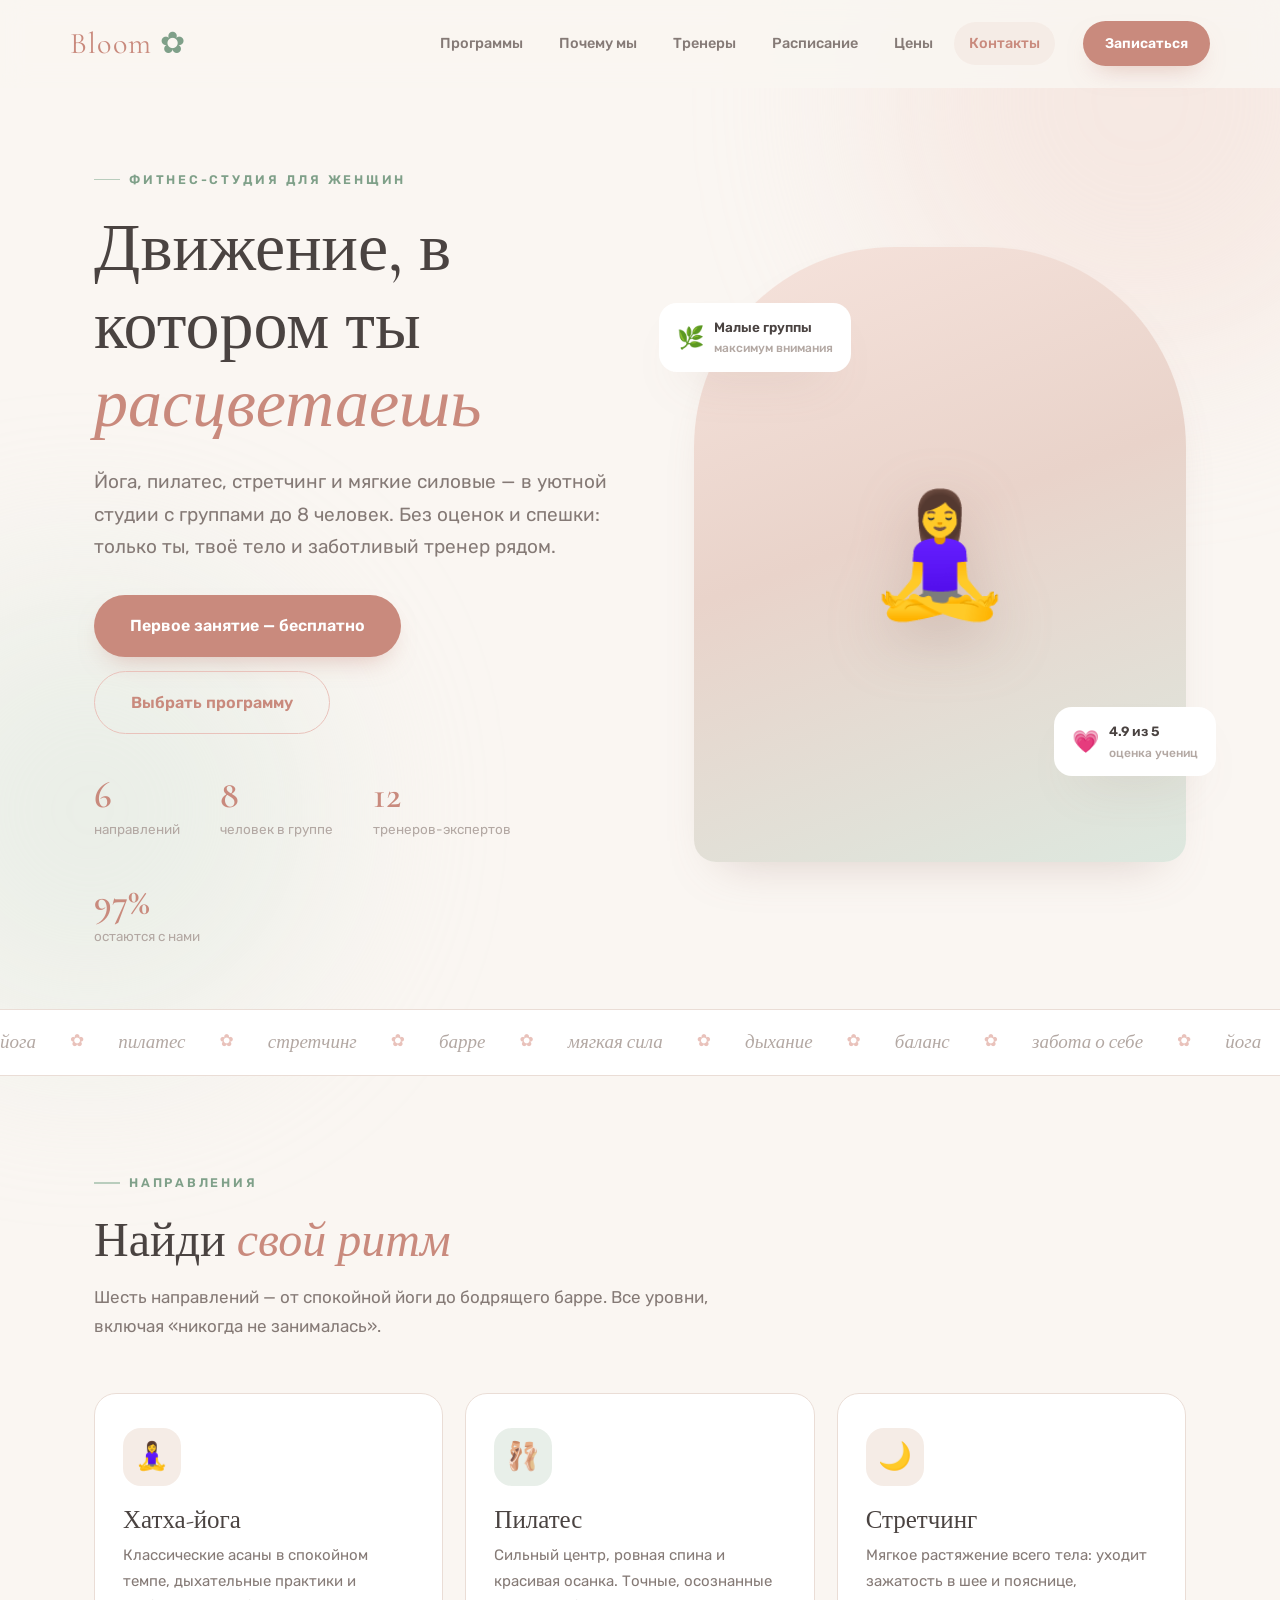
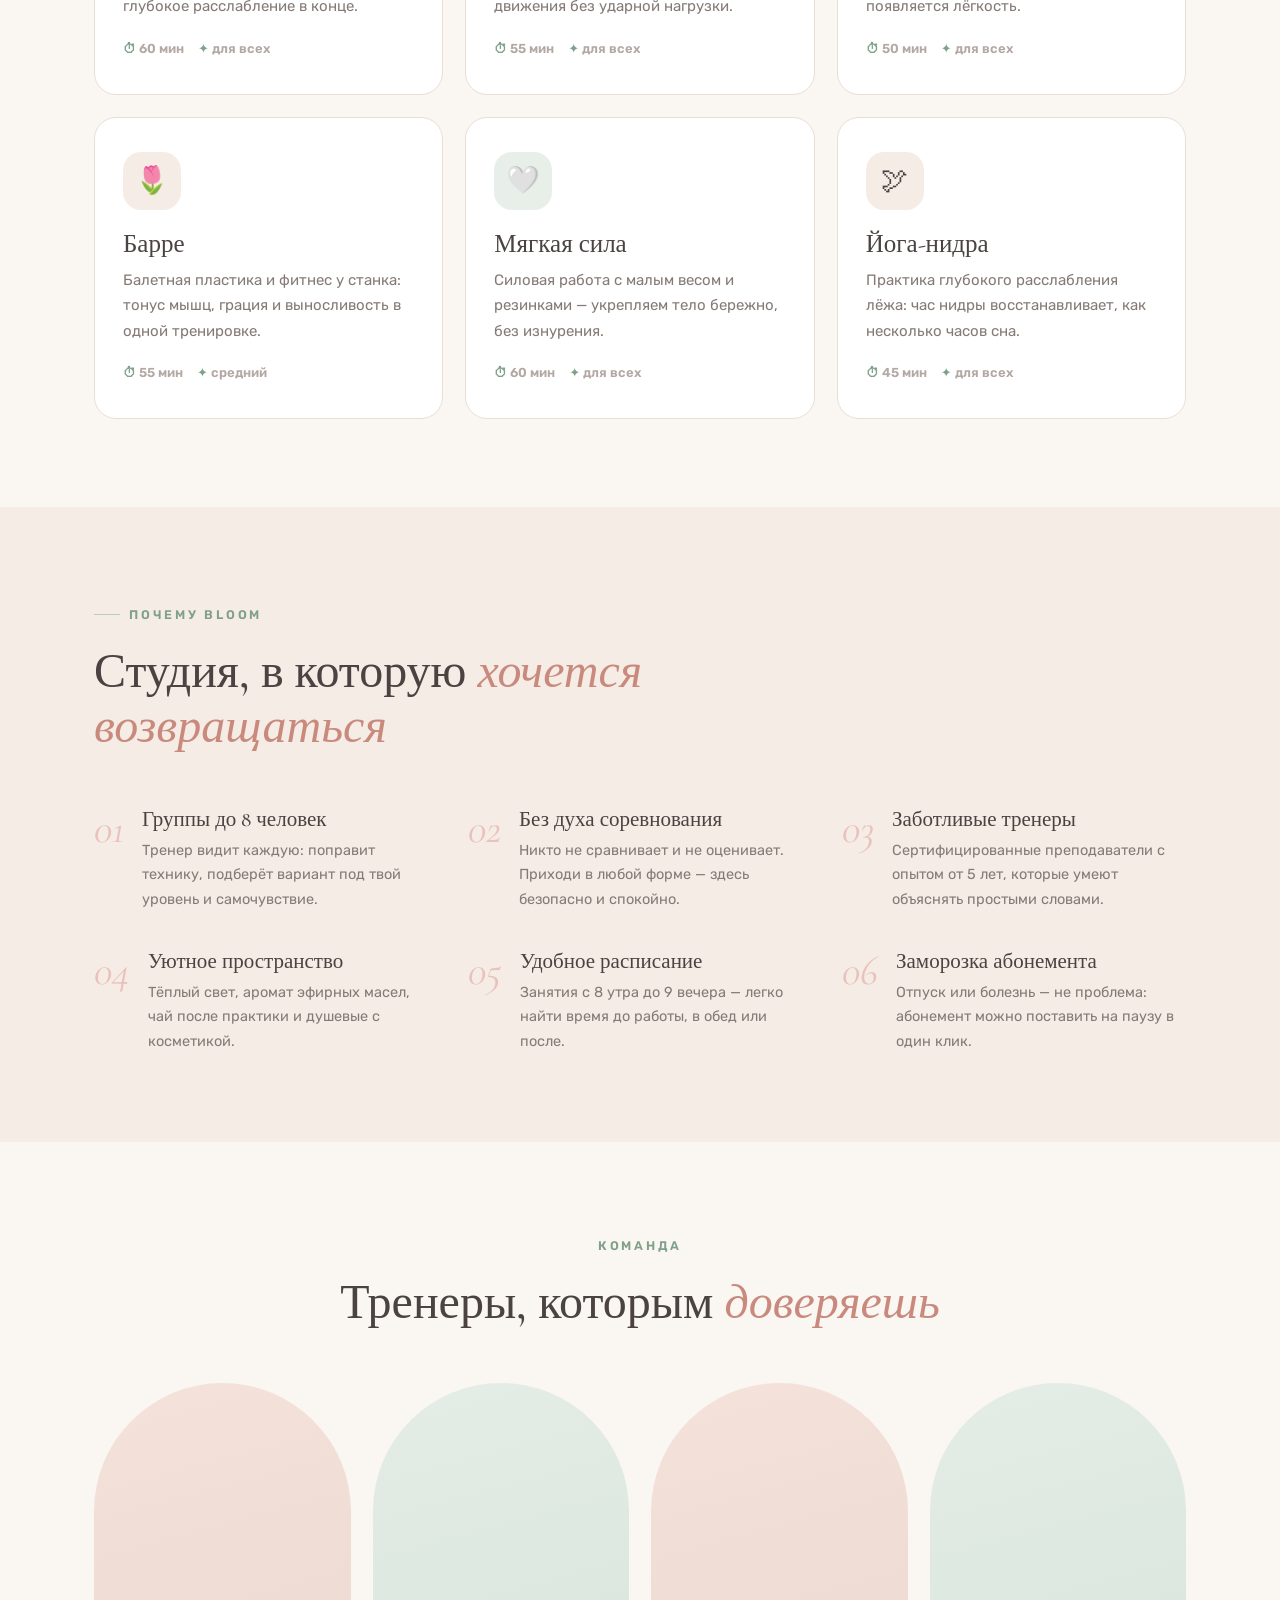
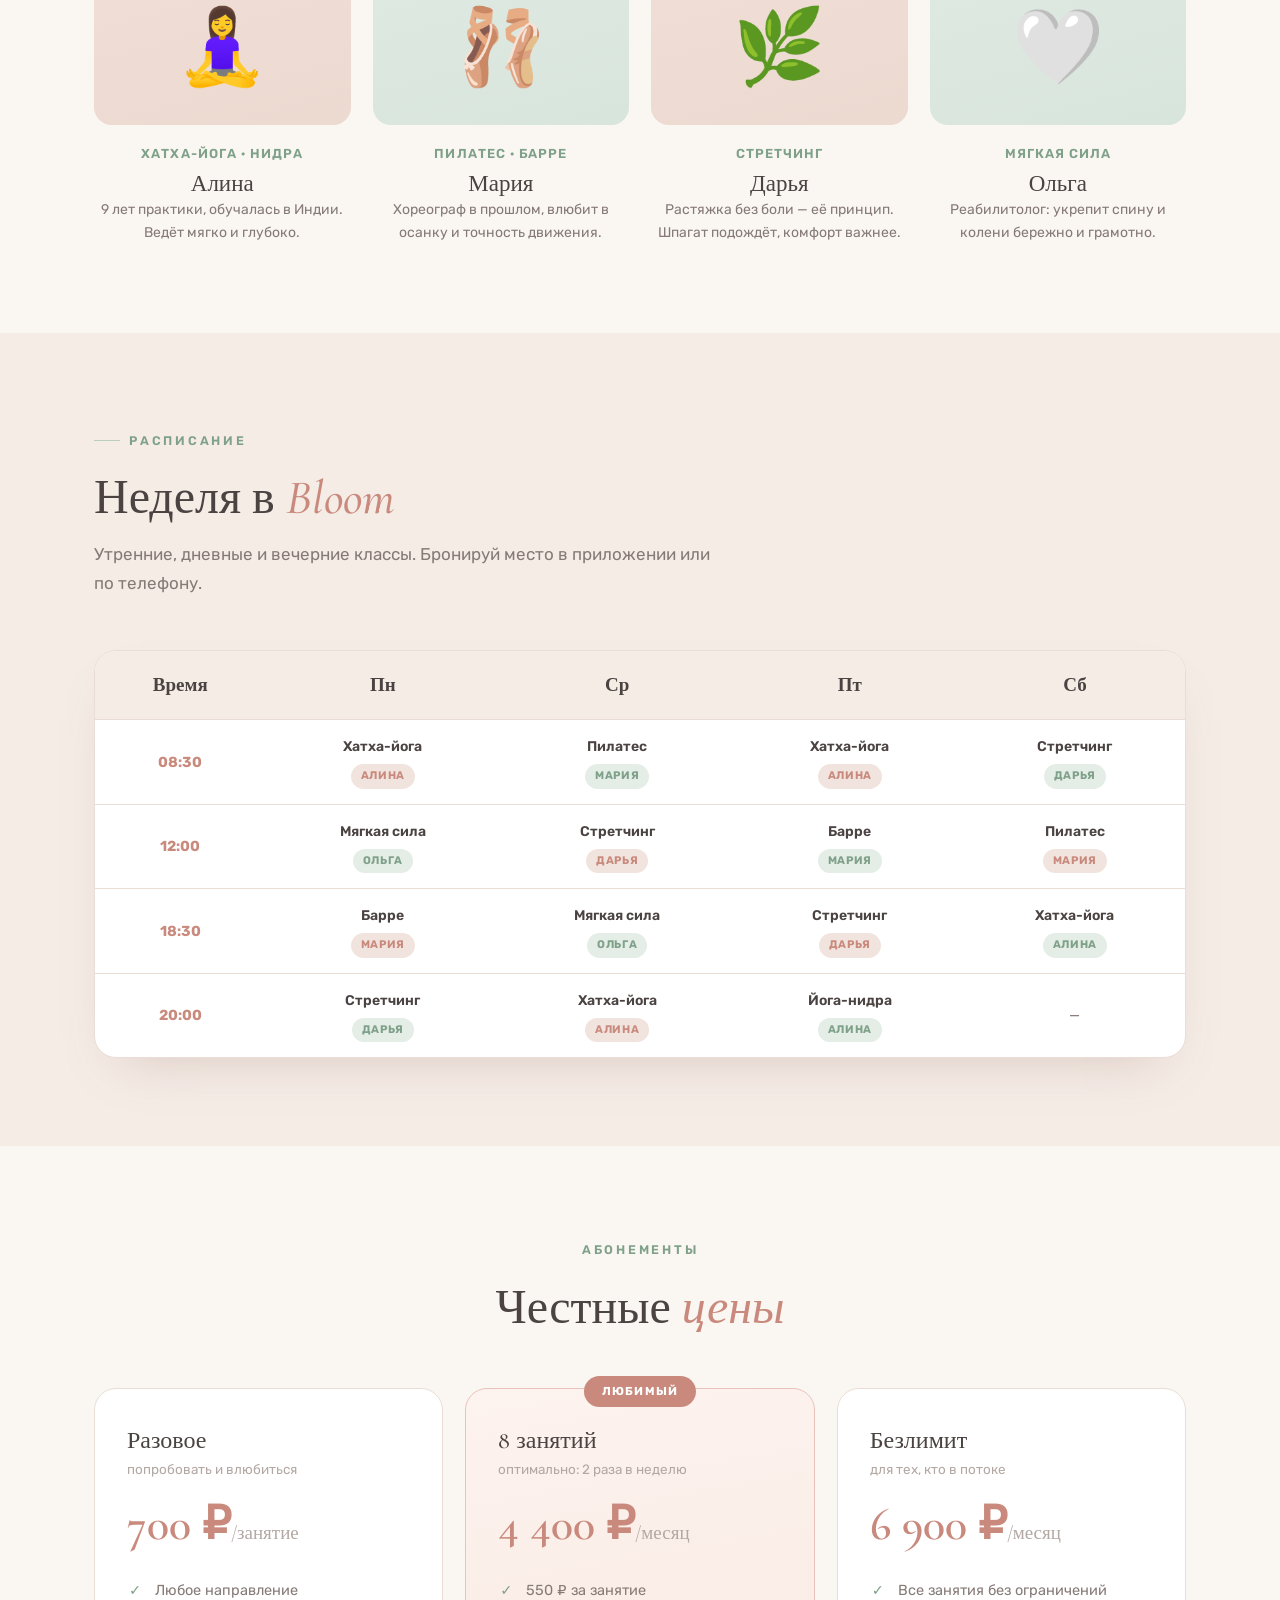
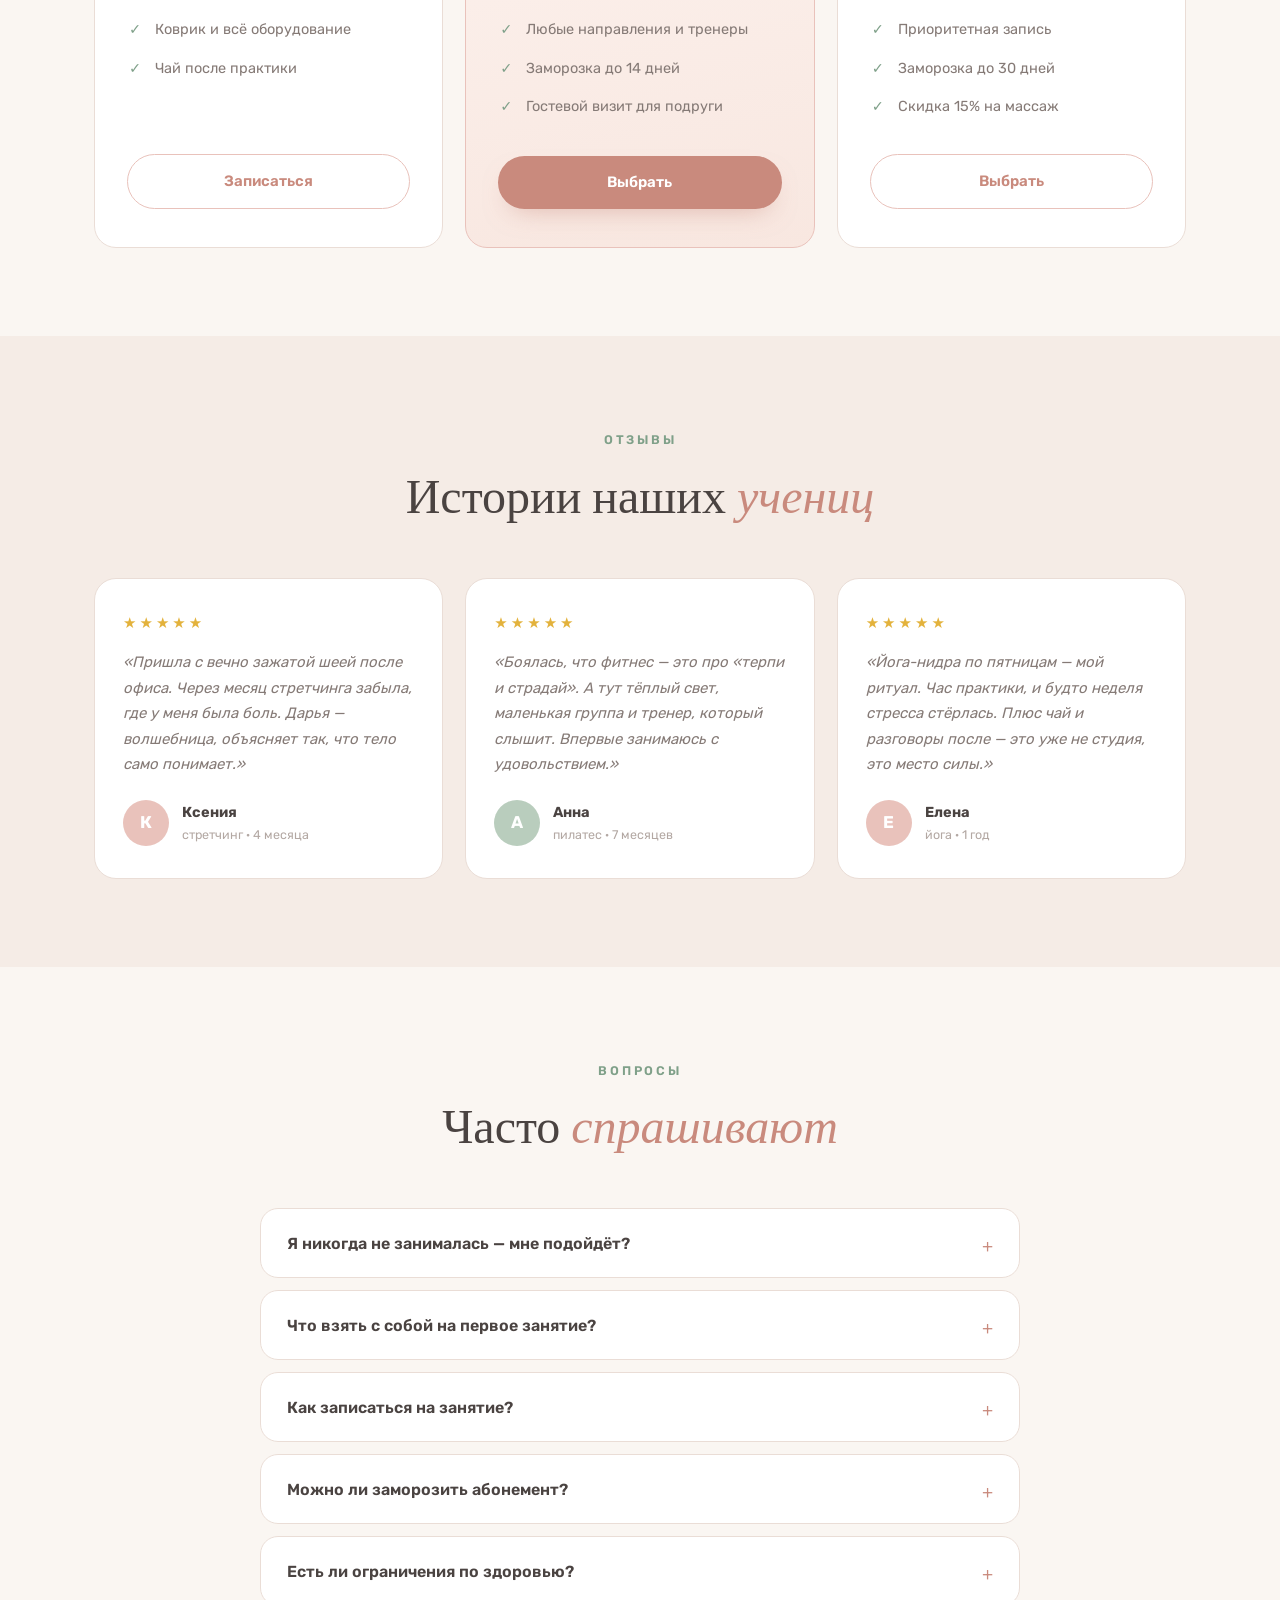
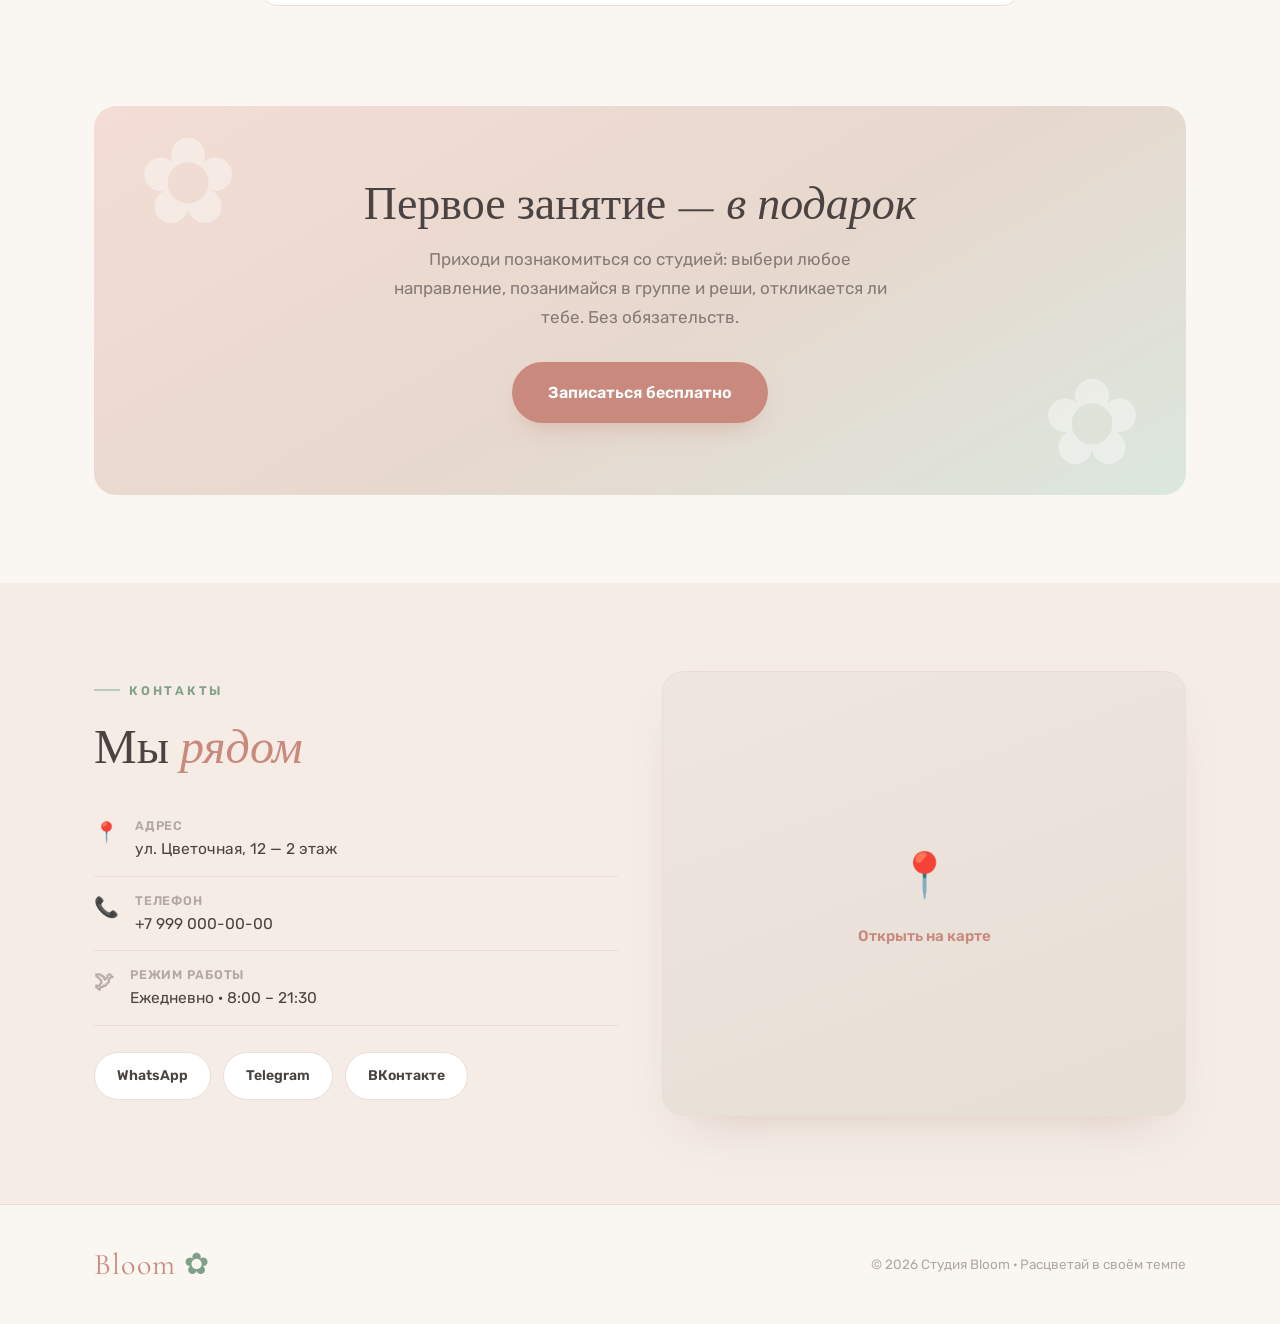
<file: fitness/index.html>
<!DOCTYPE html>
<html lang="ru">
<head>
<meta charset="UTF-8" />
<meta name="viewport" content="width=device-width, initial-scale=1.0" />
<title>Bloom — фитнес-студия для тела и души</title>
<meta name="description" content="Фитнес-студия Bloom: йога, пилатес, стретчинг, барре и силовые тренировки в уютной атмосфере. Малые группы до 8 человек, заботливые тренеры, первое занятие — бесплатно." />
<meta name="theme-color" content="#faf6f2" />
<link rel="icon" href="data:image/svg+xml,%3Csvg xmlns='http://www.w3.org/2000/svg' viewBox='0 0 32 32'%3E%3Crect width='32' height='32' rx='8' fill='%23f6e8e4'/%3E%3Ctext x='16' y='22' font-size='16' text-anchor='middle' fill='%23c98a7d'%3E✿%3C/text%3E%3C/svg%3E" />
<style>
@font-face{font-family:'Cormorant Garamond';src:url('[data-uri]')format('woff2');font-weight:400;font-style:normal;font-display:swap}
@font-face{font-family:'Cormorant Garamond';src:url('[data-uri]')format('woff2');font-weight:400;font-style:italic;font-display:swap}
@font-face{font-family:'Cormorant Garamond';src:url('[data-uri]')format('woff2');font-weight:500;font-style:normal;font-display:swap}
@font-face{font-family:'Cormorant Garamond';src:url('[data-uri]')format('woff2');font-weight:500;font-style:italic;font-display:swap}
@font-face{font-family:'Cormorant Garamond';src:url('[data-uri]')format('woff2');font-weight:600;font-style:normal;font-display:swap}
@font-face{font-family:'Cormorant Garamond';src:url('[data-uri]')format('woff2');font-weight:600;font-style:italic;font-display:swap}
@font-face{font-family:'Rubik';src:url('[data-uri]')format('woff2');font-weight:400;font-style:normal;font-display:swap;unicode-range:U+0400-045F,U+0490-0491,U+04B0-04B1,U+2116}
@font-face{font-family:'Rubik';src:url('[data-uri]')format('woff2');font-weight:400;font-style:normal;font-display:swap}
@font-face{font-family:'Rubik';src:url('[data-uri]')format('woff2');font-weight:500;font-style:normal;font-display:swap;unicode-range:U+0400-045F,U+0490-0491,U+04B0-04B1,U+2116}
@font-face{font-family:'Rubik';src:url('[data-uri]')format('woff2');font-weight:500;font-style:normal;font-display:swap}
@font-face{font-family:'Rubik';src:url('[data-uri]')format('woff2');font-weight:600;font-style:normal;font-display:swap;unicode-range:U+0400-045F,U+0490-0491,U+04B0-04B1,U+2116}
@font-face{font-family:'Rubik';src:url('[data-uri]')format('woff2');font-weight:600;font-style:normal;font-display:swap}
@font-face{font-family:'Rubik';src:url('[data-uri]')format('woff2');font-weight:700;font-style:normal;font-display:swap;unicode-range:U+0400-045F,U+0490-0491,U+04B0-04B1,U+2116}
@font-face{font-family:'Rubik';src:url('[data-uri]')format('woff2');font-weight:700;font-style:normal;font-display:swap}

:root{
  --bg:#faf6f2;          /* тёплый кремовый */
  --bg-soft:#f5ece6;     /* пудровый */
  --card:#ffffff;
  --rose:#e9c2bb;        /* нежная роза */
  --rose-deep:#c98a7d;   /* приглушённый терракот */
  --sage:#b9cdbd;        /* шалфей */
  --sage-deep:#7fa089;
  --ink:#4a4341;         /* мягкий графит */
  --ink-soft:#857a76;
  --ink-faint:#b3a8a3;
  --line:#eaddd6;
  --shadow:0 24px 50px -28px rgba(151,116,105,.35);
  --r:22px;
}
*{box-sizing:border-box;margin:0;padding:0;user-select:none;-webkit-user-select:none}
::selection{background:var(--rose);color:var(--ink)}
html{scroll-behavior:smooth}
body{
  font-family:"Rubik",system-ui,sans-serif;
  background:var(--bg);
  color:var(--ink);
  font-size:17px;
  line-height:1.7;
  -webkit-font-smoothing:antialiased;
  overflow-x:hidden;
}
h1,h2,h3{font-family:"Cormorant Garamond",serif;font-weight:500;line-height:1.15}
img{max-width:100%;display:block}
a{color:inherit;text-decoration:none}
.container{max-width:1140px;margin:0 auto;padding:0 24px}

/* фоновые пятна */
.blob{position:fixed;border-radius:50%;filter:blur(90px);opacity:.5;z-index:-1;pointer-events:none}
.blob--1{width:520px;height:520px;background:#f3dcd4;top:-160px;right:-120px}
.blob--2{width:460px;height:460px;background:#dce8de;bottom:-140px;left:-140px}

/* ===== header ===== */
.header{position:sticky;top:0;z-index:50;background:rgba(250,246,242,.86);backdrop-filter:blur(14px);border-bottom:1px solid transparent;transition:.3s}
.header.is-stuck{border-color:var(--line)}
.header__inner{display:flex;align-items:center;gap:28px;padding:18px 0}
.logo{font-family:"Cormorant Garamond",serif;font-size:30px;letter-spacing:.04em;color:var(--rose-deep)}
.logo i{font-style:normal;color:var(--sage-deep)}
.nav{display:flex;gap:6px;margin-left:auto}
.nav a{font-size:14.5px;font-weight:500;color:var(--ink-soft);padding:9px 15px;border-radius:30px;transition:.25s}
.nav a:hover,.nav a.is-active{color:var(--rose-deep);background:var(--bg-soft)}
.btn{display:inline-flex;align-items:center;gap:9px;font-weight:600;font-size:15px;
  background:var(--rose-deep);color:#fff;padding:14px 28px;border-radius:40px;border:none;cursor:pointer;
  transition:.3s;box-shadow:0 12px 26px -12px rgba(201,138,125,.55)}
.btn:hover{background:#b87768;transform:translateY(-2px)}
.btn--ghost{background:transparent;color:var(--rose-deep);border:1.5px solid var(--rose);box-shadow:none}
.btn--ghost:hover{background:var(--bg-soft);color:#b87768}
.btn--lg{padding:17px 36px;font-size:16px}
.header .btn{padding:11px 22px;font-size:14px}
.burger{display:none;width:42px;height:42px;border:1.5px solid var(--line);background:#fff;border-radius:12px;cursor:pointer;flex-direction:column;align-items:center;justify-content:center;gap:5px}
.burger span{width:18px;height:2px;background:var(--ink);border-radius:2px;transition:.3s}

/* мобильное меню */
.mobile-menu{position:fixed;inset:0;z-index:90;background:var(--bg);display:flex;flex-direction:column;align-items:center;justify-content:center;gap:8px;opacity:0;pointer-events:none;transition:.35s}
.mobile-menu.is-open{opacity:1;pointer-events:auto}
.mobile-menu a{font-family:"Cormorant Garamond",serif;font-size:30px;color:var(--ink);padding:8px 20px}
.mobile-menu .btn{margin-top:18px;font-size:16px}

/* ===== hero ===== */
.hero{padding:72px 0 60px}
.hero__inner{display:grid;grid-template-columns:1.05fr .95fr;gap:56px;align-items:center}
.eyebrow{display:inline-flex;align-items:center;gap:9px;font-size:12.5px;font-weight:600;letter-spacing:.22em;text-transform:uppercase;color:var(--sage-deep);margin-bottom:20px}
.eyebrow::before{content:"";width:26px;height:1.5px;background:var(--sage)}
.hero h1{font-size:clamp(42px,6.2vw,68px);color:var(--ink);margin-bottom:22px}
.hero h1 em{font-style:italic;color:var(--rose-deep)}
.hero__lead{font-size:19px;color:var(--ink-soft);max-width:46ch;margin-bottom:32px}
.hero__actions{display:flex;gap:14px;flex-wrap:wrap;margin-bottom:42px}
.hero__stats{display:flex;gap:40px;flex-wrap:wrap}
.hero__stats b{display:block;font-family:"Cormorant Garamond",serif;font-size:38px;font-weight:600;color:var(--rose-deep);line-height:1}
.hero__stats span{font-size:13.5px;color:var(--ink-faint)}
.hero__visual{position:relative}
.hero__frame{aspect-ratio:4/5;border-radius:200px 200px var(--r) var(--r);overflow:hidden;
  background:linear-gradient(160deg,#f6e3dc,#e9d3ca 45%,#dde8df);box-shadow:var(--shadow);
  display:flex;align-items:center;justify-content:center;position:relative}
.hero__frame,.hero__chip,.marquee{user-select:none;-webkit-user-select:none}
.hero__pose{font-size:120px;filter:drop-shadow(0 18px 30px rgba(151,116,105,.3))}
.hero__chip{position:absolute;background:#fff;border-radius:18px;padding:13px 18px;box-shadow:var(--shadow);font-size:13.5px;font-weight:600;display:flex;align-items:center;gap:10px}
.hero__chip .e{font-size:22px}
.hero__chip--1{top:9%;left:-7%}
.hero__chip--2{bottom:14%;right:-6%}
.hero__chip small{display:block;font-weight:500;color:var(--ink-faint);font-size:12px}

/* ===== marquee ===== */
.marquee{overflow:hidden;border-block:1px solid var(--line);padding:16px 0;background:#fff}
.marquee__inner{display:flex;width:max-content;animation:mq 64s linear infinite}
.marquee__group{display:flex;gap:34px;padding-right:34px;flex-shrink:0}
.marquee__group span{font-family:"Cormorant Garamond",serif;font-size:19px;font-style:italic;color:var(--ink-faint);white-space:nowrap}
.marquee__group i{color:var(--rose);font-style:normal}
@keyframes mq{from{transform:translateX(0)}to{transform:translateX(-50%)}}

/* ===== sections ===== */
.section{padding:88px 0}
.section--soft{background:var(--bg-soft)}
.section__head{max-width:620px;margin-bottom:52px}
.section__head--center{margin-inline:auto;text-align:center}
.section__head--center .eyebrow{justify-content:center}
.section__head--center .eyebrow::before{display:none}
.section__title{font-size:clamp(32px,4.6vw,48px);margin-bottom:14px}
.section__title em{font-style:italic;color:var(--rose-deep)}
.section__sub{color:var(--ink-soft)}

/* программы */
.programs{display:grid;grid-template-columns:repeat(3,1fr);gap:22px}
.program{background:var(--card);border:1px solid var(--line);border-radius:var(--r);padding:34px 28px;transition:.35s;position:relative;overflow:hidden}
.program:hover{transform:translateY(-6px);box-shadow:var(--shadow);border-color:var(--rose)}
.program__e{width:58px;height:58px;border-radius:18px;display:grid;place-items:center;font-size:27px;margin-bottom:20px;background:var(--bg-soft)}
.program:nth-child(3n+2) .program__e{background:#e8efe9}
.program h3{font-size:25px;margin-bottom:9px}
.program p{font-size:15px;color:var(--ink-soft);margin-bottom:18px}
.program__meta{display:flex;gap:14px;font-size:13px;color:var(--ink-faint);font-weight:600}
.program__meta i{font-style:normal;color:var(--sage-deep)}

/* почему мы */
.benefits{display:grid;grid-template-columns:repeat(3,1fr);gap:38px 30px}
.benefit{display:flex;gap:18px;align-items:flex-start}
.benefit__n{font-family:"Cormorant Garamond",serif;font-size:42px;font-style:italic;color:var(--rose);line-height:1;flex:0 0 auto}
.benefit h3{font-size:21px;margin-bottom:6px}
.benefit p{font-size:14.5px;color:var(--ink-soft)}

/* тренеры */
.trainers{display:grid;grid-template-columns:repeat(4,1fr);gap:22px}
.trainer{text-align:center}
.trainer__ph{aspect-ratio:3/4;border-radius:130px 130px 18px 18px;margin-bottom:18px;display:flex;align-items:flex-end;justify-content:center;font-size:74px;overflow:hidden;
  background:linear-gradient(165deg,#f4e2db,#ecd9d0);transition:.35s;padding-bottom:14px}
.trainer:nth-child(even) .trainer__ph{background:linear-gradient(165deg,#e4ede6,#d8e5dc)}
.trainer:hover .trainer__ph{transform:translateY(-6px);box-shadow:var(--shadow)}
.trainer h3{font-size:23px}
.trainer .role{font-size:13px;font-weight:600;letter-spacing:.08em;text-transform:uppercase;color:var(--sage-deep);margin-bottom:6px}
.trainer p{font-size:14px;color:var(--ink-soft)}

/* расписание */
.schedule{background:var(--card);border:1px solid var(--line);border-radius:var(--r);overflow:hidden;box-shadow:var(--shadow)}
.schedule table{width:100%;border-collapse:collapse;font-size:14.5px}
.schedule th{font-family:"Cormorant Garamond",serif;font-size:19px;font-weight:600;padding:18px 14px;background:var(--bg-soft);color:var(--ink)}
.schedule td{padding:15px 14px;text-align:center;border-top:1px solid var(--line);color:var(--ink-soft)}
.schedule td b{display:block;color:var(--ink);font-weight:600;font-size:14px}
.schedule td.time{font-weight:700;color:var(--rose-deep);white-space:nowrap}
.schedule .tag{display:inline-block;font-size:11px;font-weight:700;letter-spacing:.06em;text-transform:uppercase;padding:3px 10px;border-radius:20px;background:#f1e4de;color:var(--rose-deep);margin-top:5px}
.schedule .tag--sage{background:#e4ede6;color:var(--sage-deep)}

/* цены */
.prices{display:grid;grid-template-columns:repeat(3,1fr);gap:22px;align-items:stretch}
.price{background:var(--card);border:1px solid var(--line);border-radius:var(--r);padding:38px 32px;display:flex;flex-direction:column;transition:.35s}
.price:hover{transform:translateY(-6px);box-shadow:var(--shadow)}
.price--feat{background:linear-gradient(170deg,#fdf3ef,#f8e7e0);border-color:var(--rose);position:relative}
.price__flag{position:absolute;top:-13px;left:50%;transform:translateX(-50%);background:var(--rose-deep);color:#fff;font-size:11.5px;font-weight:700;letter-spacing:.1em;text-transform:uppercase;padding:6px 18px;border-radius:30px}
.price h3{font-size:24px;margin-bottom:4px}
.price .for{font-size:13.5px;color:var(--ink-faint);margin-bottom:20px}
.price__big{font-family:"Cormorant Garamond",serif;font-size:46px;font-weight:600;color:var(--rose-deep);line-height:1;margin-bottom:24px}
.price__big small{font-size:19px;color:var(--ink-faint);font-weight:400}
.price ul{list-style:none;margin-bottom:28px;flex:1}
.price li{font-size:14.5px;color:var(--ink-soft);padding:7px 0 7px 28px;position:relative}
.price li::before{content:"✓";position:absolute;left:2px;color:var(--sage-deep);font-weight:700}
.price .btn{width:100%;justify-content:center}

/* отзывы */
.reviews{display:grid;grid-template-columns:repeat(3,1fr);gap:22px}
.review{background:var(--card);border:1px solid var(--line);border-radius:var(--r);padding:32px 28px}
.review__stars{color:#e3b23c;letter-spacing:3px;margin-bottom:14px;font-size:15px}
.review p{font-size:15px;color:var(--ink-soft);font-style:italic;margin-bottom:22px}
.review__author{display:flex;align-items:center;gap:13px}
.review__ava{width:46px;height:46px;border-radius:50%;display:grid;place-items:center;font-weight:700;color:#fff;background:var(--rose);font-size:17px}
.review:nth-child(2) .review__ava{background:var(--sage)}
.review__name{font-weight:700;font-size:14.5px}
.review__meta{font-size:12.5px;color:var(--ink-faint)}

/* faq */
.faq{max-width:760px;margin:0 auto}
.faq__item{background:var(--card);border:1px solid var(--line);border-radius:18px;margin-bottom:12px;overflow:hidden}
.faq__item summary{list-style:none;cursor:pointer;padding:20px 26px;font-weight:600;font-size:16px;display:flex;justify-content:space-between;align-items:center;gap:16px}
.faq__item summary::-webkit-details-marker{display:none}
.faq__item summary::after{content:"+";font-family:"Cormorant Garamond",serif;font-size:28px;color:var(--rose-deep);transition:.3s;line-height:1}
.faq__item[open] summary::after{transform:rotate(45deg)}
.faq__item div{padding:0 26px 22px;font-size:15px;color:var(--ink-soft)}

/* cta */
.cta{background:linear-gradient(150deg,#f3ddd5,#e7d8ce 55%,#dbe7de);border-radius:var(--r);padding:72px 40px;text-align:center;position:relative;overflow:hidden}
.cta::before,.cta::after{content:"✿";position:absolute;font-size:120px;color:rgba(255,255,255,.4)}
.cta::before{top:-26px;left:4%}
.cta::after{bottom:-30px;right:4%}
.cta h2{font-size:clamp(30px,4.4vw,46px);margin-bottom:14px}
.cta p{color:var(--ink-soft);max-width:48ch;margin:0 auto 30px}

/* контакты */
.contacts{display:grid;grid-template-columns:1fr 1fr;gap:44px;align-items:start}
.contacts__list{list-style:none;margin:26px 0}
.contacts__list li{display:flex;gap:15px;padding:13px 0;border-bottom:1px solid var(--line);font-size:15.5px}
.contacts__list .e{font-size:20px;flex:0 0 auto}
.contacts__list span{display:block;font-size:12.5px;color:var(--ink-faint);font-weight:600;letter-spacing:.06em;text-transform:uppercase}
.contacts__socials{display:flex;gap:12px;margin-top:26px}
.soc{font-size:14px;font-weight:600;border:1.5px solid var(--line);padding:11px 22px;border-radius:30px;transition:.25s;background:#fff}
.soc:hover{border-color:var(--rose);color:var(--rose-deep)}
.map{aspect-ratio:1/.85;border-radius:var(--r);background:linear-gradient(160deg,#efe6df,#e6dfd6);border:1px solid var(--line);display:flex;flex-direction:column;align-items:center;justify-content:center;gap:12px;box-shadow:var(--shadow);transition:.3s}
.map:hover{transform:translateY(-4px)}
.map .pin{font-size:44px}
.map span{font-weight:600;color:var(--rose-deep);font-size:15px}

/* footer */
.footer{border-top:1px solid var(--line);padding:34px 0;margin-top:50px}
.footer__inner{display:flex;align-items:center;gap:24px;flex-wrap:wrap}
.footer__copy{font-size:13.5px;color:var(--ink-faint);margin-left:auto}

/* reveal — скрытие только когда JS загружен (прогрессивное улучшение) */
.js-ready .reveal{opacity:0;transform:translateY(26px);transition:opacity .7s ease,transform .7s ease}
.js-ready .reveal.is-in{opacity:1;transform:none}

@media(max-width:980px){
  .hero__inner{grid-template-columns:1fr;gap:44px}
  .hero__visual{max-width:420px;margin:0 auto}
  .programs,.reviews,.prices{grid-template-columns:1fr 1fr}
  .benefits{grid-template-columns:1fr 1fr}
  .trainers{grid-template-columns:1fr 1fr;gap:28px}
  .contacts{grid-template-columns:1fr}
  .nav{display:none}
  .header .btn{display:none}
  .burger{display:flex}
}
@media(max-width:600px){
  .programs,.reviews,.prices,.benefits{grid-template-columns:1fr}
  .section{padding:64px 0}
  .hero{padding:48px 0 40px}
  .hero__stats{gap:26px}
  .hero__chip--1{left:-2%}
  .hero__chip--2{right:-2%}
  .schedule{overflow-x:auto}
  .schedule table{min-width:640px}
  .cta{padding:56px 24px}
}
@media print{
  .blob,.marquee,.mobile-menu,.burger,.header .btn{display:none!important}
  .header{background:#fff!important;border:none!important;backdrop-filter:none!important;box-shadow:none!important;position:static}
  .hero__frame{background:#f5ece6!important;box-shadow:none!important;border:none!important}
  .hero__chip{box-shadow:none!important;border:1px solid var(--line)!important}
  .cta{background:#f5ece6!important}
  *{box-shadow:none!important}
}
</style>
</head>
<body>

<div class="blob blob--1" aria-hidden="true"></div>
<div class="blob blob--2" aria-hidden="true"></div>

<!-- ===== Header ===== -->
<header class="header" id="top">
  <div class="container header__inner">
    <a href="#top" class="logo">Bloom <i>✿</i></a>
    <nav class="nav" aria-label="Основная навигация">
      <a href="#programs">Программы</a>
      <a href="#why">Почему мы</a>
      <a href="#trainers">Тренеры</a>
      <a href="#schedule">Расписание</a>
      <a href="#prices">Цены</a>
      <a href="#contacts">Контакты</a>
    </nav>
    <a href="#cta" class="btn">Записаться</a>
    <button class="burger" id="burger" aria-label="Меню" aria-expanded="false">
      <span></span><span></span><span></span>
    </button>
  </div>
</header>

<!-- ===== Mobile menu ===== -->
<div class="mobile-menu" id="mobileMenu" aria-hidden="true">
  <a href="#programs">Программы</a>
  <a href="#why">Почему мы</a>
  <a href="#trainers">Тренеры</a>
  <a href="#schedule">Расписание</a>
  <a href="#prices">Цены</a>
  <a href="#contacts">Контакты</a>
  <a href="#cta" class="btn">Записаться</a>
</div>

<main>

<!-- ===== Hero ===== -->
<section class="hero">
  <div class="container hero__inner">
    <div class="hero__copy reveal">
      <span class="eyebrow">Фитнес-студия для женщин</span>
      <h1>Движение, в котором ты <em>расцветаешь</em></h1>
      <p class="hero__lead">Йога, пилатес, стретчинг и мягкие силовые — в уютной студии с группами до 8 человек. Без оценок и спешки: только ты, твоё тело и заботливый тренер рядом.</p>
      <div class="hero__actions">
        <a href="#cta" class="btn btn--lg">Первое занятие — бесплатно</a>
        <a href="#programs" class="btn btn--ghost btn--lg">Выбрать программу</a>
      </div>
      <ul class="hero__stats" style="list-style:none">
        <li><b data-count="6">6</b><span>направлений</span></li>
        <li><b data-count="8">8</b><span>человек в группе</span></li>
        <li><b data-count="12">12</b><span>тренеров-экспертов</span></li>
        <li><b data-count="97" data-suffix="%">97%</b><span>остаются с нами</span></li>
      </ul>
    </div>
    <div class="hero__visual reveal">
      <div class="hero__frame"><span class="hero__pose">🧘‍♀️</span></div>
      <div class="hero__chip hero__chip--1"><span class="e">🌿</span><div>Малые группы<small>максимум внимания</small></div></div>
      <div class="hero__chip hero__chip--2"><span class="e">💗</span><div>4.9 из 5<small>оценка учениц</small></div></div>
    </div>
  </div>
</section>

<!-- ===== Marquee ===== -->
<div class="marquee" aria-hidden="true">
  <div class="marquee__inner">
    <div class="marquee__group"><span>йога</span><i>✿</i><span>пилатес</span><i>✿</i><span>стретчинг</span><i>✿</i><span>барре</span><i>✿</i><span>мягкая сила</span><i>✿</i><span>дыхание</span><i>✿</i><span>баланс</span><i>✿</i><span>забота о себе</span><i>✿</i><span>йога</span><i>✿</i><span>пилатес</span><i>✿</i><span>стретчинг</span><i>✿</i><span>барре</span><i>✿</i><span>мягкая сила</span><i>✿</i><span>дыхание</span><i>✿</i><span>баланс</span><i>✿</i><span>забота о себе</span><i>✿</i></div>
    <div class="marquee__group" aria-hidden="true"><span>йога</span><i>✿</i><span>пилатес</span><i>✿</i><span>стретчинг</span><i>✿</i><span>барре</span><i>✿</i><span>мягкая сила</span><i>✿</i><span>дыхание</span><i>✿</i><span>баланс</span><i>✿</i><span>забота о себе</span><i>✿</i><span>йога</span><i>✿</i><span>пилатес</span><i>✿</i><span>стретчинг</span><i>✿</i><span>барре</span><i>✿</i><span>мягкая сила</span><i>✿</i><span>дыхание</span><i>✿</i><span>баланс</span><i>✿</i><span>забота о себе</span><i>✿</i></div>
  </div>
</div>

<!-- ===== Programs ===== -->
<section class="section" id="programs">
  <div class="container">
    <header class="section__head reveal">
      <span class="eyebrow">Направления</span>
      <h2 class="section__title">Найди <em>свой ритм</em></h2>
      <p class="section__sub">Шесть направлений — от спокойной йоги до бодрящего барре. Все уровни, включая «никогда не занималась».</p>
    </header>
    <div class="programs">
      <article class="program reveal">
        <div class="program__e">🧘‍♀️</div>
        <h3>Хатха-йога</h3>
        <p>Классические асаны в спокойном темпе, дыхательные практики и глубокое расслабление в конце.</p>
        <div class="program__meta"><span><i>⏱</i> 60 мин</span><span><i>✦</i> для всех</span></div>
      </article>
      <article class="program reveal">
        <div class="program__e">🩰</div>
        <h3>Пилатес</h3>
        <p>Сильный центр, ровная спина и красивая осанка. Точные, осознанные движения без ударной нагрузки.</p>
        <div class="program__meta"><span><i>⏱</i> 55 мин</span><span><i>✦</i> для всех</span></div>
      </article>
      <article class="program reveal">
        <div class="program__e">🌙</div>
        <h3>Стретчинг</h3>
        <p>Мягкое растяжение всего тела: уходит зажатость в шее и пояснице, появляется лёгкость.</p>
        <div class="program__meta"><span><i>⏱</i> 50 мин</span><span><i>✦</i> для всех</span></div>
      </article>
      <article class="program reveal">
        <div class="program__e">🌷</div>
        <h3>Барре</h3>
        <p>Балетная пластика и фитнес у станка: тонус мышц, грация и выносливость в одной тренировке.</p>
        <div class="program__meta"><span><i>⏱</i> 55 мин</span><span><i>✦</i> средний</span></div>
      </article>
      <article class="program reveal">
        <div class="program__e">🤍</div>
        <h3>Мягкая сила</h3>
        <p>Силовая работа с малым весом и резинками — укрепляем тело бережно, без изнурения.</p>
        <div class="program__meta"><span><i>⏱</i> 60 мин</span><span><i>✦</i> для всех</span></div>
      </article>
      <article class="program reveal">
        <div class="program__e">🕊</div>
        <h3>Йога-нидра</h3>
        <p>Практика глубокого расслабления лёжа: час нидры восстанавливает, как несколько часов сна.</p>
        <div class="program__meta"><span><i>⏱</i> 45 мин</span><span><i>✦</i> для всех</span></div>
      </article>
    </div>
  </div>
</section>

<!-- ===== Why ===== -->
<section class="section section--soft" id="why">
  <div class="container">
    <header class="section__head reveal">
      <span class="eyebrow">Почему Bloom</span>
      <h2 class="section__title">Студия, в которую <em>хочется возвращаться</em></h2>
    </header>
    <div class="benefits">
      <article class="benefit reveal">
        <span class="benefit__n">01</span>
        <div><h3>Группы до 8 человек</h3><p>Тренер видит каждую: поправит технику, подберёт вариант под твой уровень и самочувствие.</p></div>
      </article>
      <article class="benefit reveal">
        <span class="benefit__n">02</span>
        <div><h3>Без духа соревнования</h3><p>Никто не сравнивает и не оценивает. Приходи в любой форме — здесь безопасно и спокойно.</p></div>
      </article>
      <article class="benefit reveal">
        <span class="benefit__n">03</span>
        <div><h3>Заботливые тренеры</h3><p>Сертифицированные преподаватели с опытом от 5 лет, которые умеют объяснять простыми словами.</p></div>
      </article>
      <article class="benefit reveal">
        <span class="benefit__n">04</span>
        <div><h3>Уютное пространство</h3><p>Тёплый свет, аромат эфирных масел, чай после практики и душевые с косметикой.</p></div>
      </article>
      <article class="benefit reveal">
        <span class="benefit__n">05</span>
        <div><h3>Удобное расписание</h3><p>Занятия с 8 утра до 9 вечера — легко найти время до работы, в обед или после.</p></div>
      </article>
      <article class="benefit reveal">
        <span class="benefit__n">06</span>
        <div><h3>Заморозка абонемента</h3><p>Отпуск или болезнь — не проблема: абонемент можно поставить на паузу в один клик.</p></div>
      </article>
    </div>
  </div>
</section>

<!-- ===== Trainers ===== -->
<section class="section" id="trainers">
  <div class="container">
    <header class="section__head section__head--center reveal">
      <span class="eyebrow">Команда</span>
      <h2 class="section__title">Тренеры, которым <em>доверяешь</em></h2>
    </header>
    <div class="trainers">
      <article class="trainer reveal">
        <div class="trainer__ph">🧘‍♀️</div>
        <div class="role">Хатха-йога · нидра</div>
        <h3>Алина</h3>
        <p>9 лет практики, обучалась в Индии. Ведёт мягко и глубоко.</p>
      </article>
      <article class="trainer reveal">
        <div class="trainer__ph">🩰</div>
        <div class="role">Пилатес · барре</div>
        <h3>Мария</h3>
        <p>Хореограф в прошлом, влюбит в осанку и точность движения.</p>
      </article>
      <article class="trainer reveal">
        <div class="trainer__ph">🌿</div>
        <div class="role">Стретчинг</div>
        <h3>Дарья</h3>
        <p>Растяжка без боли — её принцип. Шпагат подождёт, комфорт важнее.</p>
      </article>
      <article class="trainer reveal">
        <div class="trainer__ph">🤍</div>
        <div class="role">Мягкая сила</div>
        <h3>Ольга</h3>
        <p>Реабилитолог: укрепит спину и колени бережно и грамотно.</p>
      </article>
    </div>
  </div>
</section>

<!-- ===== Schedule ===== -->
<section class="section section--soft" id="schedule">
  <div class="container">
    <header class="section__head reveal">
      <span class="eyebrow">Расписание</span>
      <h2 class="section__title">Неделя в <em>Bloom</em></h2>
      <p class="section__sub">Утренние, дневные и вечерние классы. Бронируй место в приложении или по телефону.</p>
    </header>
    <div class="schedule reveal">
      <table>
        <thead>
          <tr><th>Время</th><th>Пн</th><th>Ср</th><th>Пт</th><th>Сб</th></tr>
        </thead>
        <tbody>
          <tr>
            <td class="time">08:30</td>
            <td><b>Хатха-йога</b><span class="tag">Алина</span></td>
            <td><b>Пилатес</b><span class="tag tag--sage">Мария</span></td>
            <td><b>Хатха-йога</b><span class="tag">Алина</span></td>
            <td><b>Стретчинг</b><span class="tag tag--sage">Дарья</span></td>
          </tr>
          <tr>
            <td class="time">12:00</td>
            <td><b>Мягкая сила</b><span class="tag tag--sage">Ольга</span></td>
            <td><b>Стретчинг</b><span class="tag">Дарья</span></td>
            <td><b>Барре</b><span class="tag tag--sage">Мария</span></td>
            <td><b>Пилатес</b><span class="tag">Мария</span></td>
          </tr>
          <tr>
            <td class="time">18:30</td>
            <td><b>Барре</b><span class="tag">Мария</span></td>
            <td><b>Мягкая сила</b><span class="tag tag--sage">Ольга</span></td>
            <td><b>Стретчинг</b><span class="tag">Дарья</span></td>
            <td><b>Хатха-йога</b><span class="tag tag--sage">Алина</span></td>
          </tr>
          <tr>
            <td class="time">20:00</td>
            <td><b>Стретчинг</b><span class="tag tag--sage">Дарья</span></td>
            <td><b>Хатха-йога</b><span class="tag">Алина</span></td>
            <td><b>Йога-нидра</b><span class="tag tag--sage">Алина</span></td>
            <td>—</td>
          </tr>
        </tbody>
      </table>
    </div>
  </div>
</section>

<!-- ===== Prices ===== -->
<section class="section" id="prices">
  <div class="container">
    <header class="section__head section__head--center reveal">
      <span class="eyebrow">Абонементы</span>
      <h2 class="section__title">Честные <em>цены</em></h2>
    </header>
    <div class="prices">
      <article class="price reveal">
        <h3>Разовое</h3>
        <div class="for">попробовать и влюбиться</div>
        <div class="price__big">700 ₽<small>/занятие</small></div>
        <ul>
          <li>Любое направление</li>
          <li>Коврик и всё оборудование</li>
          <li>Чай после практики</li>
        </ul>
        <a href="#cta" class="btn btn--ghost">Записаться</a>
      </article>
      <article class="price price--feat reveal">
        <span class="price__flag">любимый</span>
        <h3>8 занятий</h3>
        <div class="for">оптимально: 2 раза в неделю</div>
        <div class="price__big">4 400 ₽<small>/месяц</small></div>
        <ul>
          <li>550 ₽ за занятие</li>
          <li>Любые направления и тренеры</li>
          <li>Заморозка до 14 дней</li>
          <li>Гостевой визит для подруги</li>
        </ul>
        <a href="#cta" class="btn">Выбрать</a>
      </article>
      <article class="price reveal">
        <h3>Безлимит</h3>
        <div class="for">для тех, кто в потоке</div>
        <div class="price__big">6 900 ₽<small>/месяц</small></div>
        <ul>
          <li>Все занятия без ограничений</li>
          <li>Приоритетная запись</li>
          <li>Заморозка до 30 дней</li>
          <li>Скидка 15% на массаж</li>
        </ul>
        <a href="#cta" class="btn btn--ghost">Выбрать</a>
      </article>
    </div>
  </div>
</section>

<!-- ===== Reviews ===== -->
<section class="section section--soft" id="reviews">
  <div class="container">
    <header class="section__head section__head--center reveal">
      <span class="eyebrow">Отзывы</span>
      <h2 class="section__title">Истории наших <em>учениц</em></h2>
    </header>
    <div class="reviews">
      <article class="review reveal">
        <div class="review__stars">★★★★★</div>
        <p>«Пришла с вечно зажатой шеей после офиса. Через месяц стретчинга забыла, где у меня была боль. Дарья — волшебница, объясняет так, что тело само понимает.»</p>
        <div class="review__author">
          <div class="review__ava">К</div>
          <div><div class="review__name">Ксения</div><div class="review__meta">стретчинг · 4 месяца</div></div>
        </div>
      </article>
      <article class="review reveal">
        <div class="review__stars">★★★★★</div>
        <p>«Боялась, что фитнес — это про «терпи и страдай». А тут тёплый свет, маленькая группа и тренер, который слышит. Впервые занимаюсь с удовольствием.»</p>
        <div class="review__author">
          <div class="review__ava">А</div>
          <div><div class="review__name">Анна</div><div class="review__meta">пилатес · 7 месяцев</div></div>
        </div>
      </article>
      <article class="review reveal">
        <div class="review__stars">★★★★★</div>
        <p>«Йога-нидра по пятницам — мой ритуал. Час практики, и будто неделя стресса стёрлась. Плюс чай и разговоры после — это уже не студия, это место силы.»</p>
        <div class="review__author">
          <div class="review__ava">Е</div>
          <div><div class="review__name">Елена</div><div class="review__meta">йога · 1 год</div></div>
        </div>
      </article>
    </div>
  </div>
</section>

<!-- ===== FAQ ===== -->
<section class="section" id="faq">
  <div class="container">
    <header class="section__head section__head--center reveal">
      <span class="eyebrow">Вопросы</span>
      <h2 class="section__title">Часто <em>спрашивают</em></h2>
    </header>
    <div class="faq reveal">
      <details class="faq__item">
        <summary>Я никогда не занималась — мне подойдёт?</summary>
        <div>Да! Большинство учениц пришли к нам без опыта. Тренер подберёт мягкие варианты упражнений, а малая группа позволит следить за твоей техникой на каждом занятии.</div>
      </details>
      <details class="faq__item">
        <summary>Что взять с собой на первое занятие?</summary>
        <div>Только удобную одежду и воду. Коврики, резинки, пледы и всё оборудование уже ждут в студии. После занятия — душ с косметикой и травяной чай.</div>
      </details>
      <details class="faq__item">
        <summary>Как записаться на занятие?</summary>
        <div>Напиши нам в WhatsApp или Telegram, позвони или просто оставь заявку на сайте — администратор подберёт удобное время и направление.</div>
      </details>
      <details class="faq__item">
        <summary>Можно ли заморозить абонемент?</summary>
        <div>Конечно. На абонементе «8 занятий» — до 14 дней заморозки, на безлимите — до 30. Командировки и отпуска не сгорают.</div>
      </details>
      <details class="faq__item">
        <summary>Есть ли ограничения по здоровью?</summary>
        <div>Перед первым занятием тренер расспросит о самочувствии и особенностях. При необходимости предложим индивидуальную программу — у нас работает реабилитолог.</div>
      </details>
    </div>
  </div>
</section>

<!-- ===== CTA ===== -->
<section class="section" id="cta" style="padding-top:0">
  <div class="container">
    <div class="cta reveal">
      <h2>Первое занятие — <em>в подарок</em></h2>
      <p>Приходи познакомиться со студией: выбери любое направление, позанимайся в группе и реши, откликается ли тебе. Без обязательств.</p>
      <a href="https://wa.me/79990000000?text=Здравствуйте!%20Хочу%20записаться%20на%20бесплатное%20первое%20занятие%20в%20Bloom" target="_blank" rel="noopener" class="btn btn--lg">Записаться бесплатно</a>
    </div>
  </div>
</section>

<!-- ===== Contacts ===== -->
<section class="section section--soft" id="contacts" style="margin-bottom:-50px">
  <div class="container contacts">
    <div class="reveal">
      <span class="eyebrow">Контакты</span>
      <h2 class="section__title">Мы <em>рядом</em></h2>
      <ul class="contacts__list">
        <li><span class="e">📍</span><div><span>Адрес</span>ул. Цветочная, 12 — 2 этаж</div></li>
        <li><span class="e">📞</span><div><span>Телефон</span><a href="tel:+79990000000">+7 999 000-00-00</a></div></li>
        <li><span class="e">🕊</span><div><span>Режим работы</span>Ежедневно · 8:00 – 21:30</div></li>
      </ul>
      <div class="contacts__socials">
        <a class="soc" href="https://wa.me/79990000000" target="_blank" rel="noopener">WhatsApp</a>
        <a class="soc" href="#" target="_blank" rel="noopener">Telegram</a>
        <a class="soc" href="#" target="_blank" rel="noopener">ВКонтакте</a>
      </div>
    </div>
    <a class="map reveal" href="#" aria-label="Открыть карту">
      <span class="pin">📍</span>
      <span>Открыть на карте</span>
    </a>
  </div>
</section>

</main>

<!-- ===== Footer ===== -->
<footer class="footer">
  <div class="container footer__inner">
    <a href="#top" class="logo">Bloom <i>✿</i></a>
    <p class="footer__copy">© <span id="year">2026</span> Студия Bloom · Расцветай в своём темпе</p>
  </div>
</footer>

<script>
(function () {
  "use strict";
  const doc = document;
  const reduced = window.matchMedia("(prefers-reduced-motion: reduce)").matches;

  /* reveal on scroll — прогрессивное улучшение */
  const items = doc.querySelectorAll(".reveal");
  if (!reduced && "IntersectionObserver" in window) {
    // включаем CSS-скрытие только если JS работает
    doc.documentElement.classList.add("js-ready");

    const revealNow = el => el.classList.add("is-in");

    // сразу открываем всё что в viewport
    items.forEach(item => {
      if (item.getBoundingClientRect().top < window.innerHeight) revealNow(item);
    });

    const io = new IntersectionObserver(entries => {
      entries.forEach(en => {
        if (en.isIntersecting) { revealNow(en.target); io.unobserve(en.target); }
      });
    }, { rootMargin: "0px 0px -5% 0px", threshold: 0.08 });

    items.forEach(i => { if (!i.classList.contains("is-in")) io.observe(i); });
  }

  /* sticky header */
  const header = doc.querySelector(".header");
  const onScroll = () => header.classList.toggle("is-stuck", window.scrollY > 20);
  onScroll();
  window.addEventListener("scroll", onScroll, { passive: true });

  /* scroll-spy */
  const navLinks = Array.from(doc.querySelectorAll(".nav a"));
  const sections = navLinks.map(a => doc.querySelector(a.getAttribute("href"))).filter(Boolean);
  if ("IntersectionObserver" in window && sections.length) {
    const spy = new IntersectionObserver(entries => {
      entries.forEach(en => {
        if (en.isIntersecting) {
          const id = "#" + en.target.id;
          navLinks.forEach(a => a.classList.toggle("is-active", a.getAttribute("href") === id));
        }
      });
    }, { rootMargin: "-45% 0px -50% 0px" });
    sections.forEach(s => spy.observe(s));
  }

  /* counters */
  const nums = doc.querySelectorAll("[data-count]");
  const runCounter = el => {
    const target = parseInt(el.dataset.count, 10);
    const suffix = el.dataset.suffix || "";
    const start = performance.now();
    const step = now => {
      const p = Math.min((now - start) / 1300, 1);
      el.textContent = Math.round(target * (1 - Math.pow(1 - p, 3))) + suffix;
      if (p < 1) requestAnimationFrame(step);
    };
    requestAnimationFrame(step);
  };
  if (reduced || !("IntersectionObserver" in window)) {
    nums.forEach(n => n.textContent = n.dataset.count + (n.dataset.suffix || ""));
  } else {
    const cio = new IntersectionObserver(entries => {
      entries.forEach(en => {
        if (en.isIntersecting) { runCounter(en.target); cio.unobserve(en.target); }
      });
    }, { threshold: 0.6 });
    nums.forEach(n => cio.observe(n));
  }

  /* mobile menu */
  const burger = doc.getElementById("burger");
  const menu = doc.getElementById("mobileMenu");
  const closeMenu = () => {
    burger.setAttribute("aria-expanded", "false");
    menu.classList.remove("is-open");
    menu.setAttribute("aria-hidden", "true");
    doc.body.style.overflow = "";
  };
  burger.addEventListener("click", () => {
    const open = burger.getAttribute("aria-expanded") === "true";
    if (open) return closeMenu();
    burger.setAttribute("aria-expanded", "true");
    menu.classList.add("is-open");
    menu.setAttribute("aria-hidden", "false");
    doc.body.style.overflow = "hidden";
  });
  menu.querySelectorAll("a").forEach(a => a.addEventListener("click", closeMenu));

  /* year */
  const year = doc.getElementById("year");
  if (year) year.textContent = new Date().getFullYear();
})();
</script>
</body>
</html>
</file>
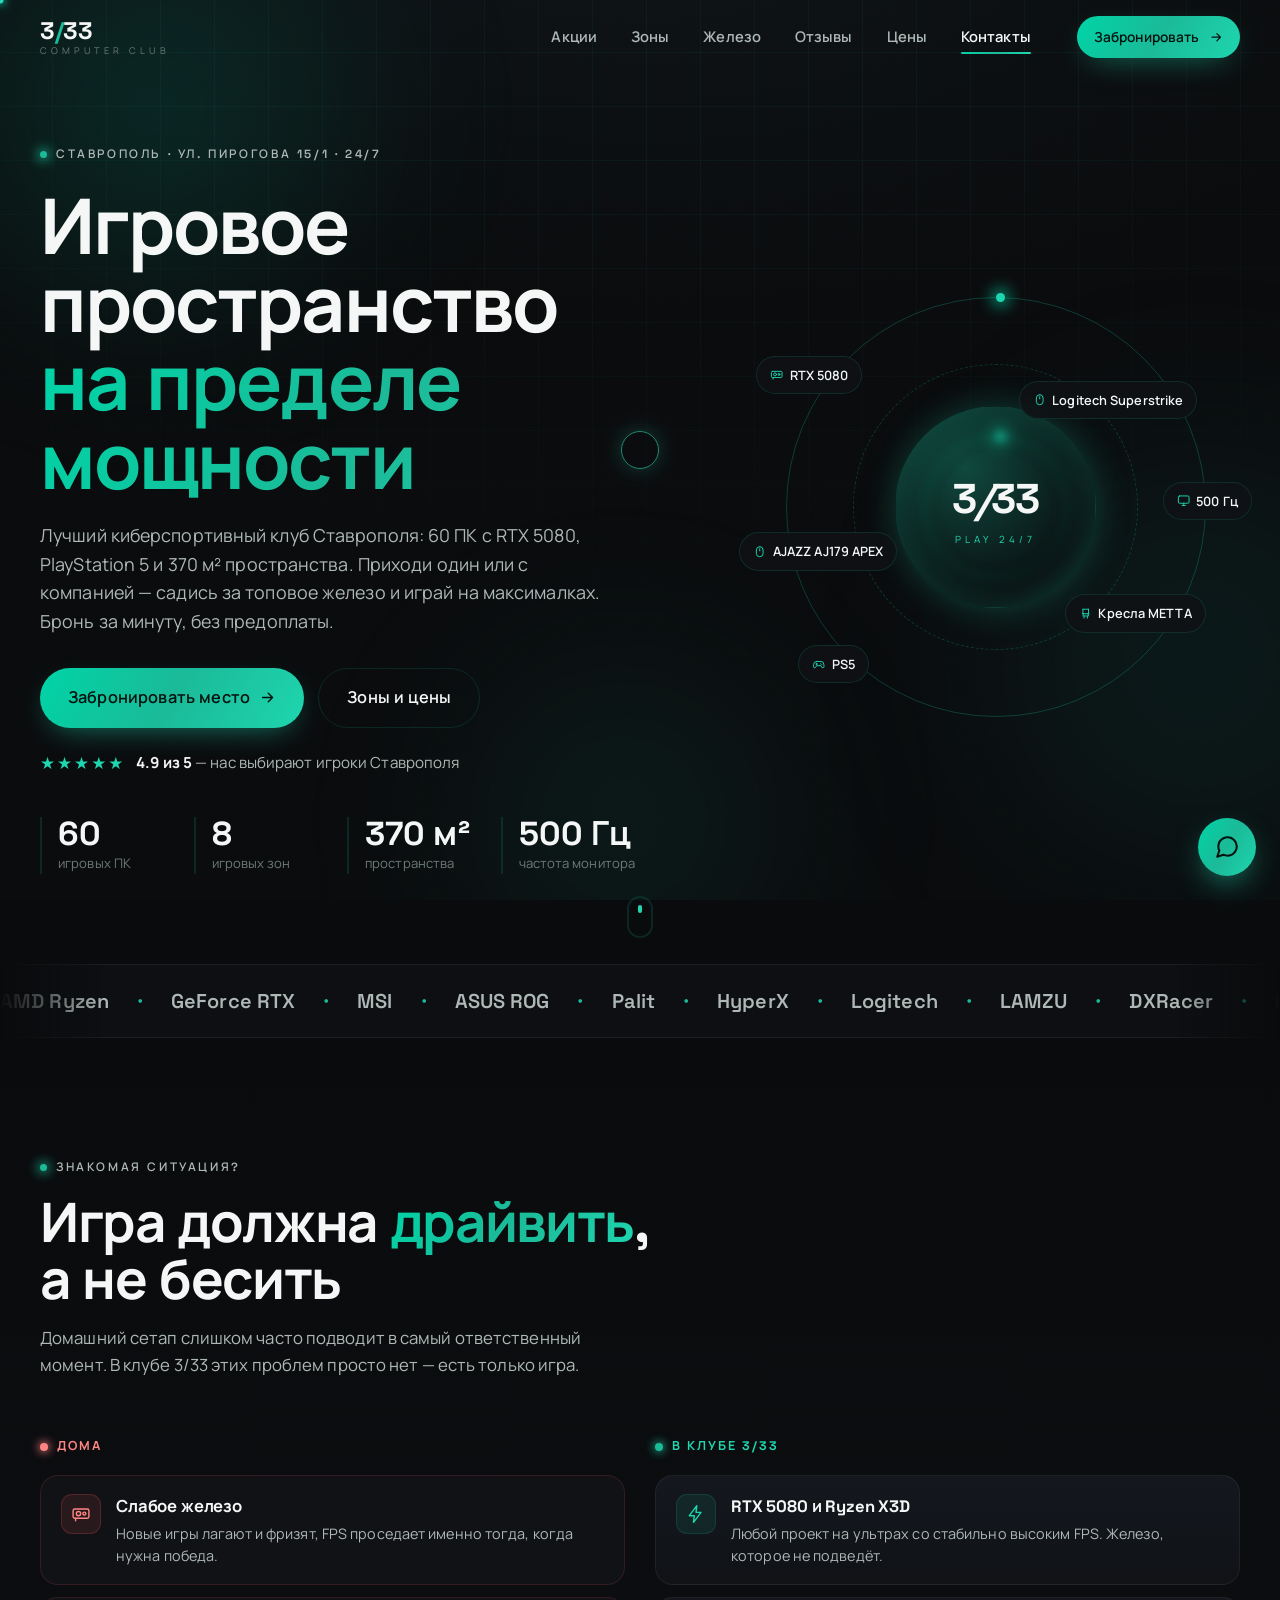
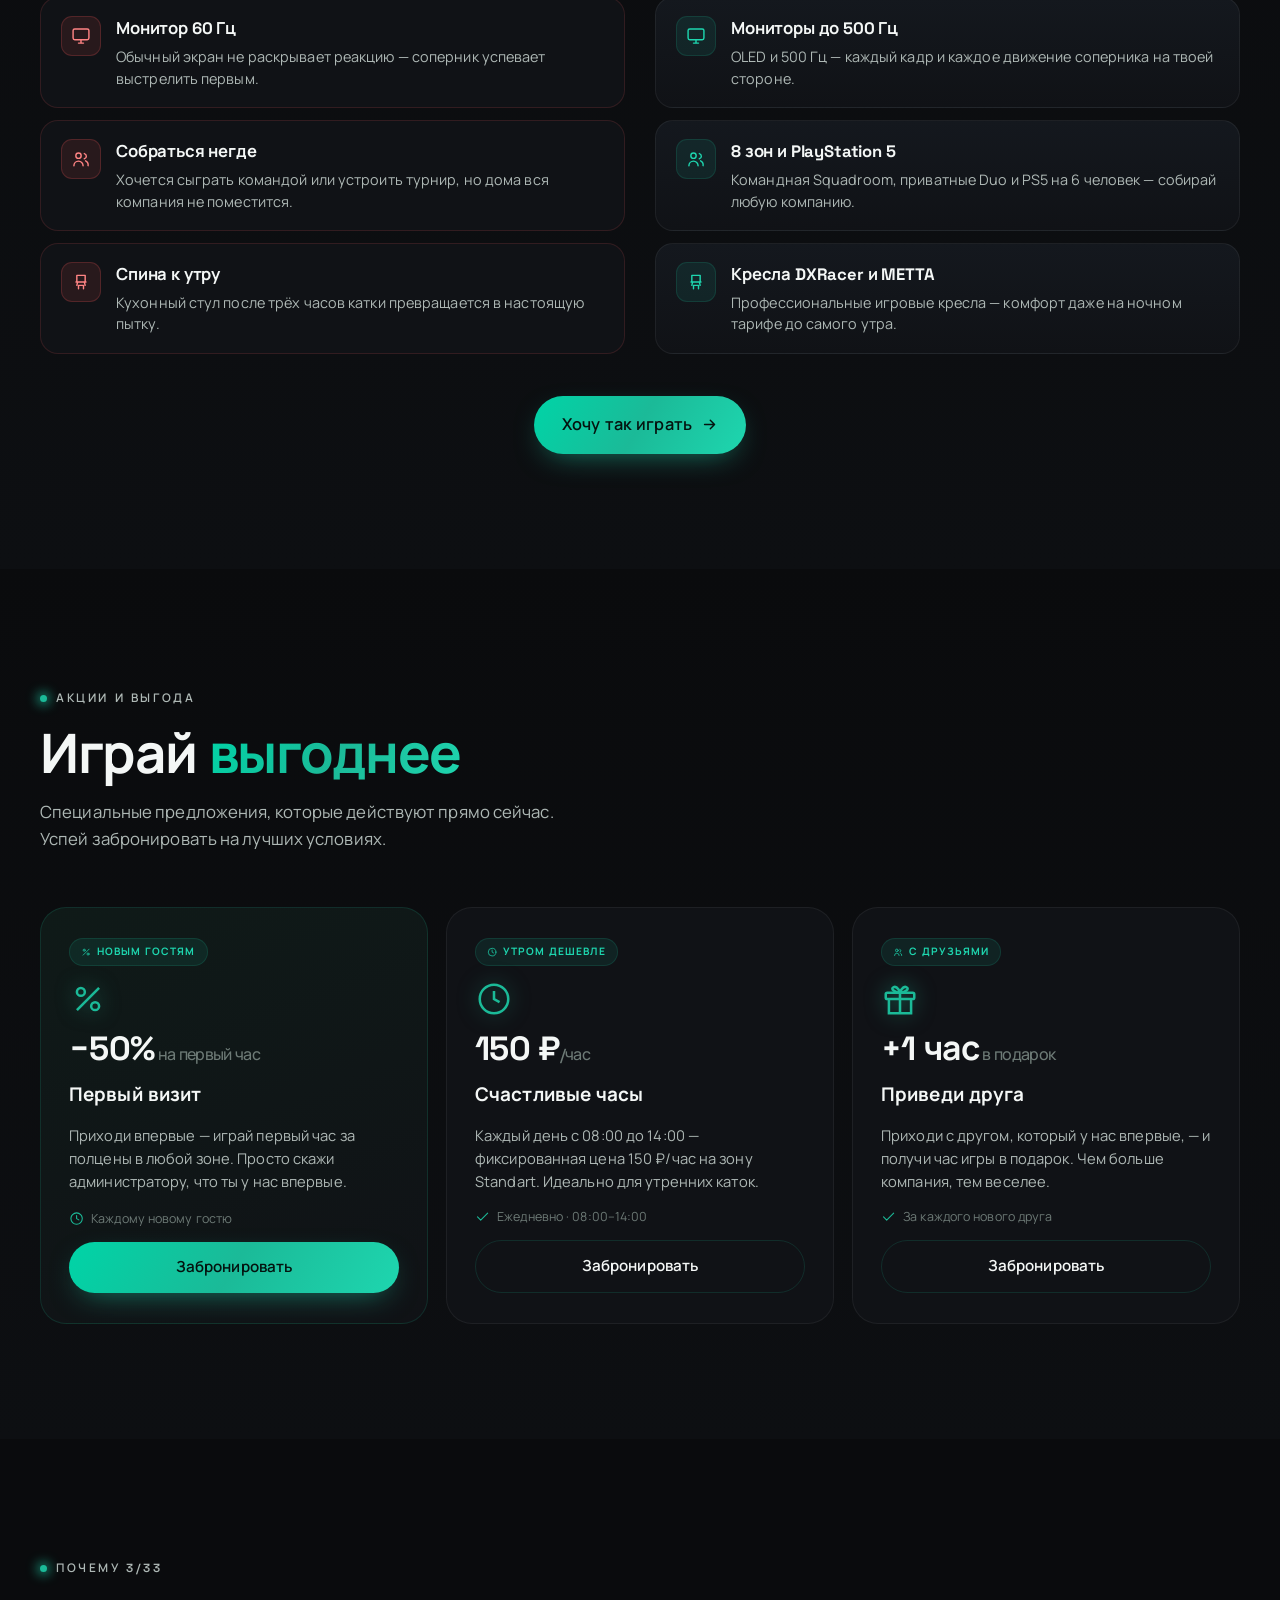
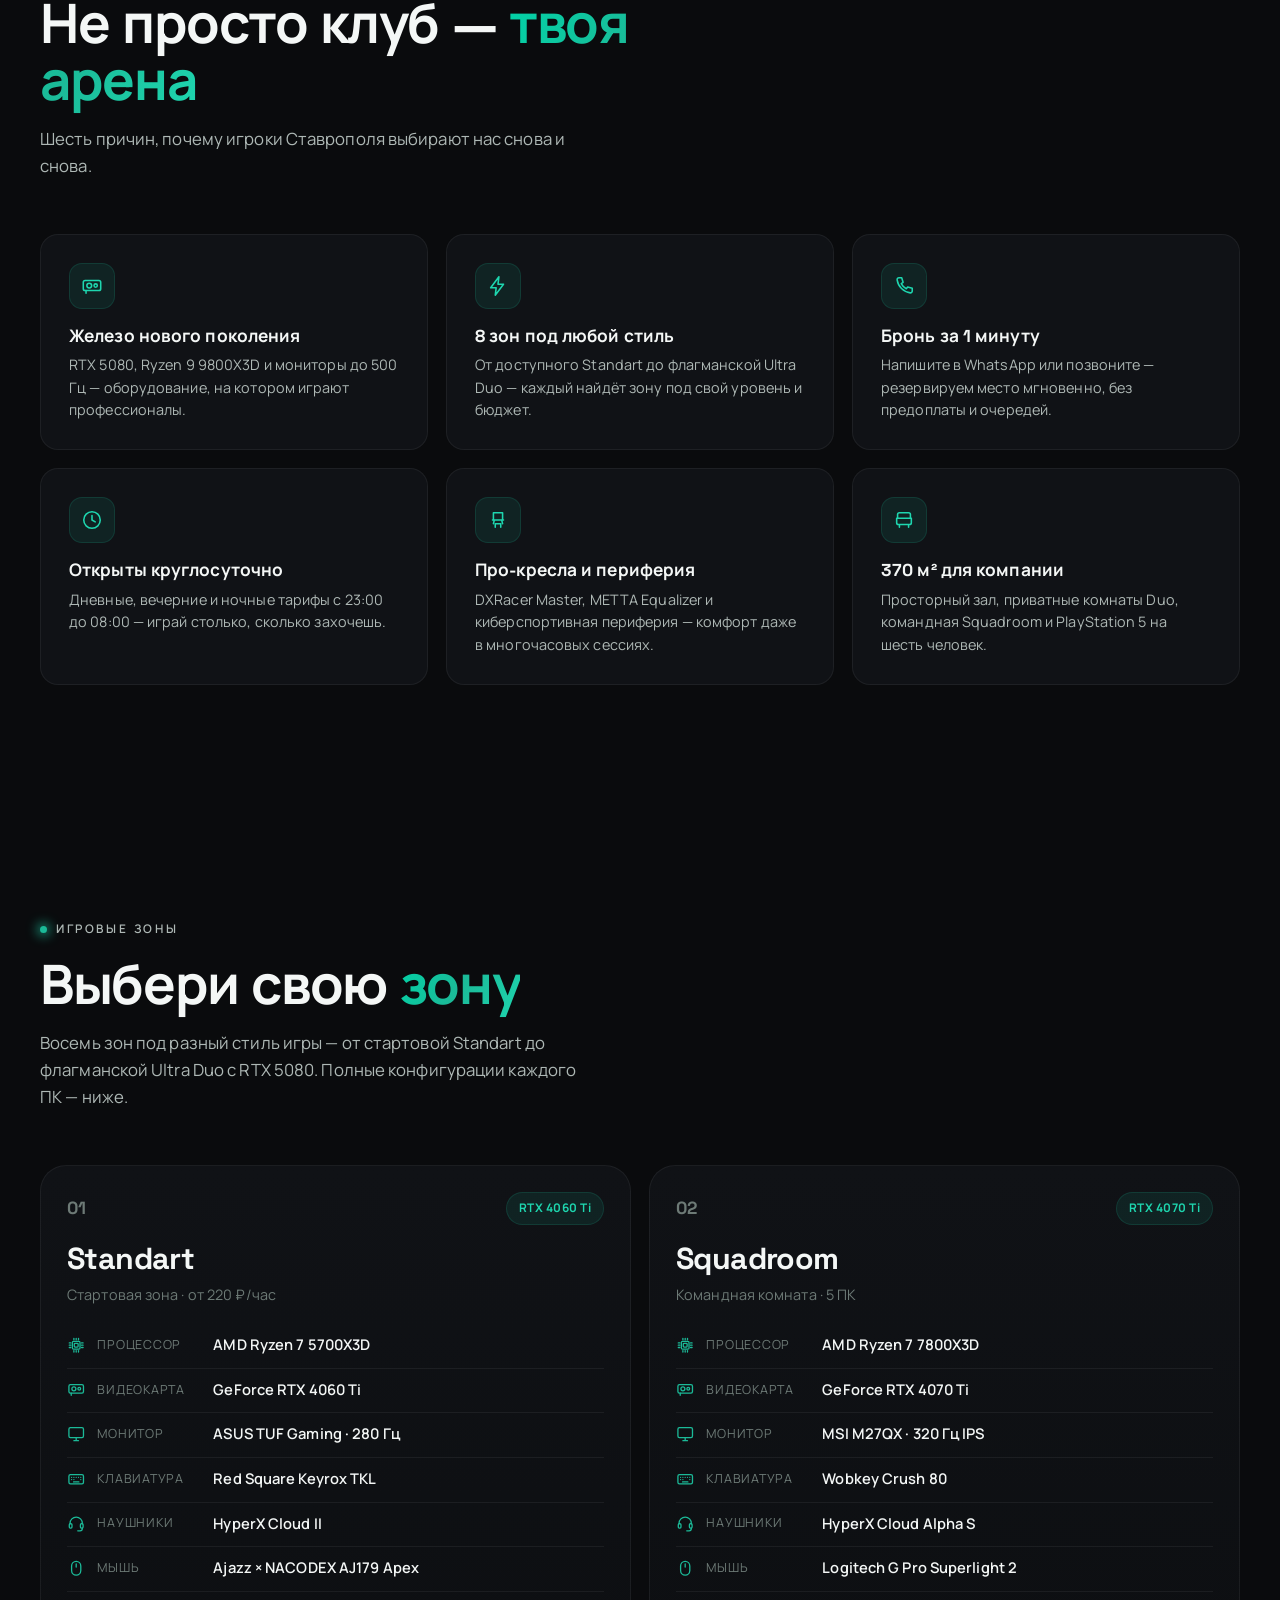
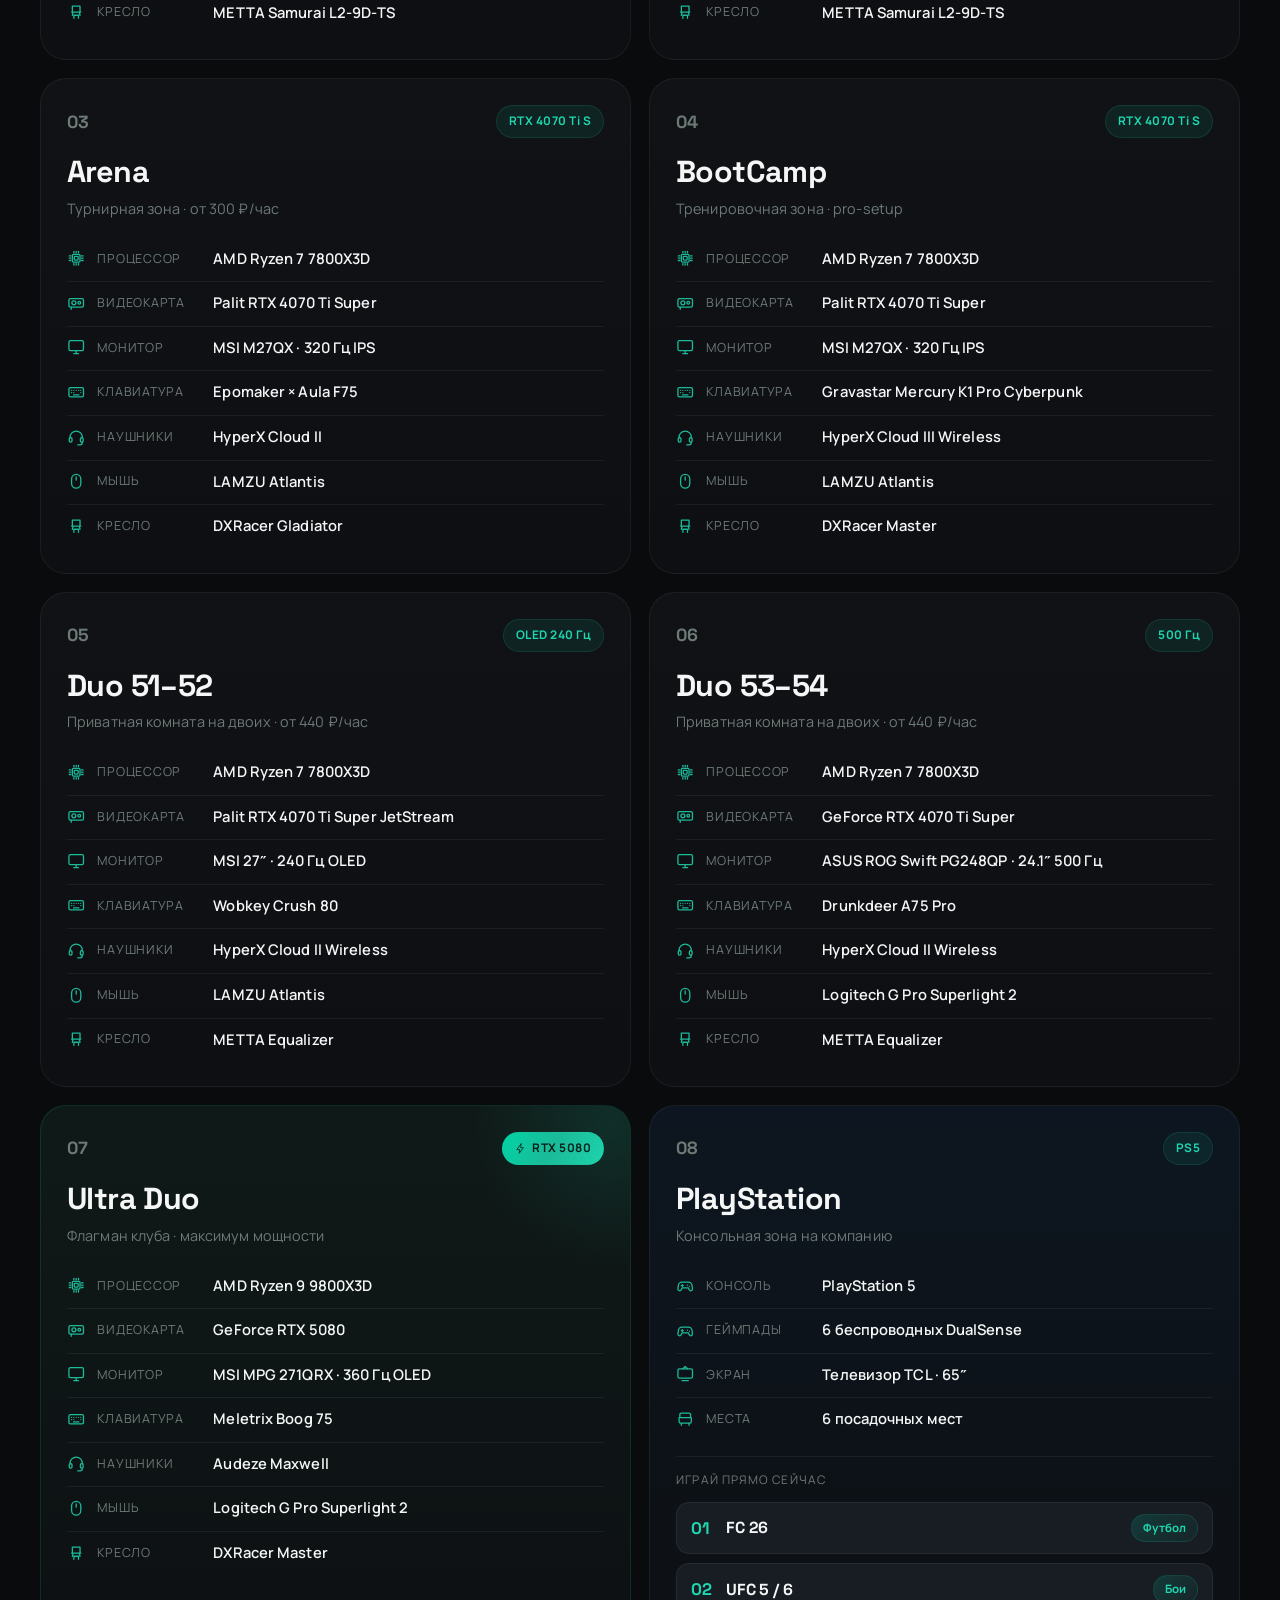
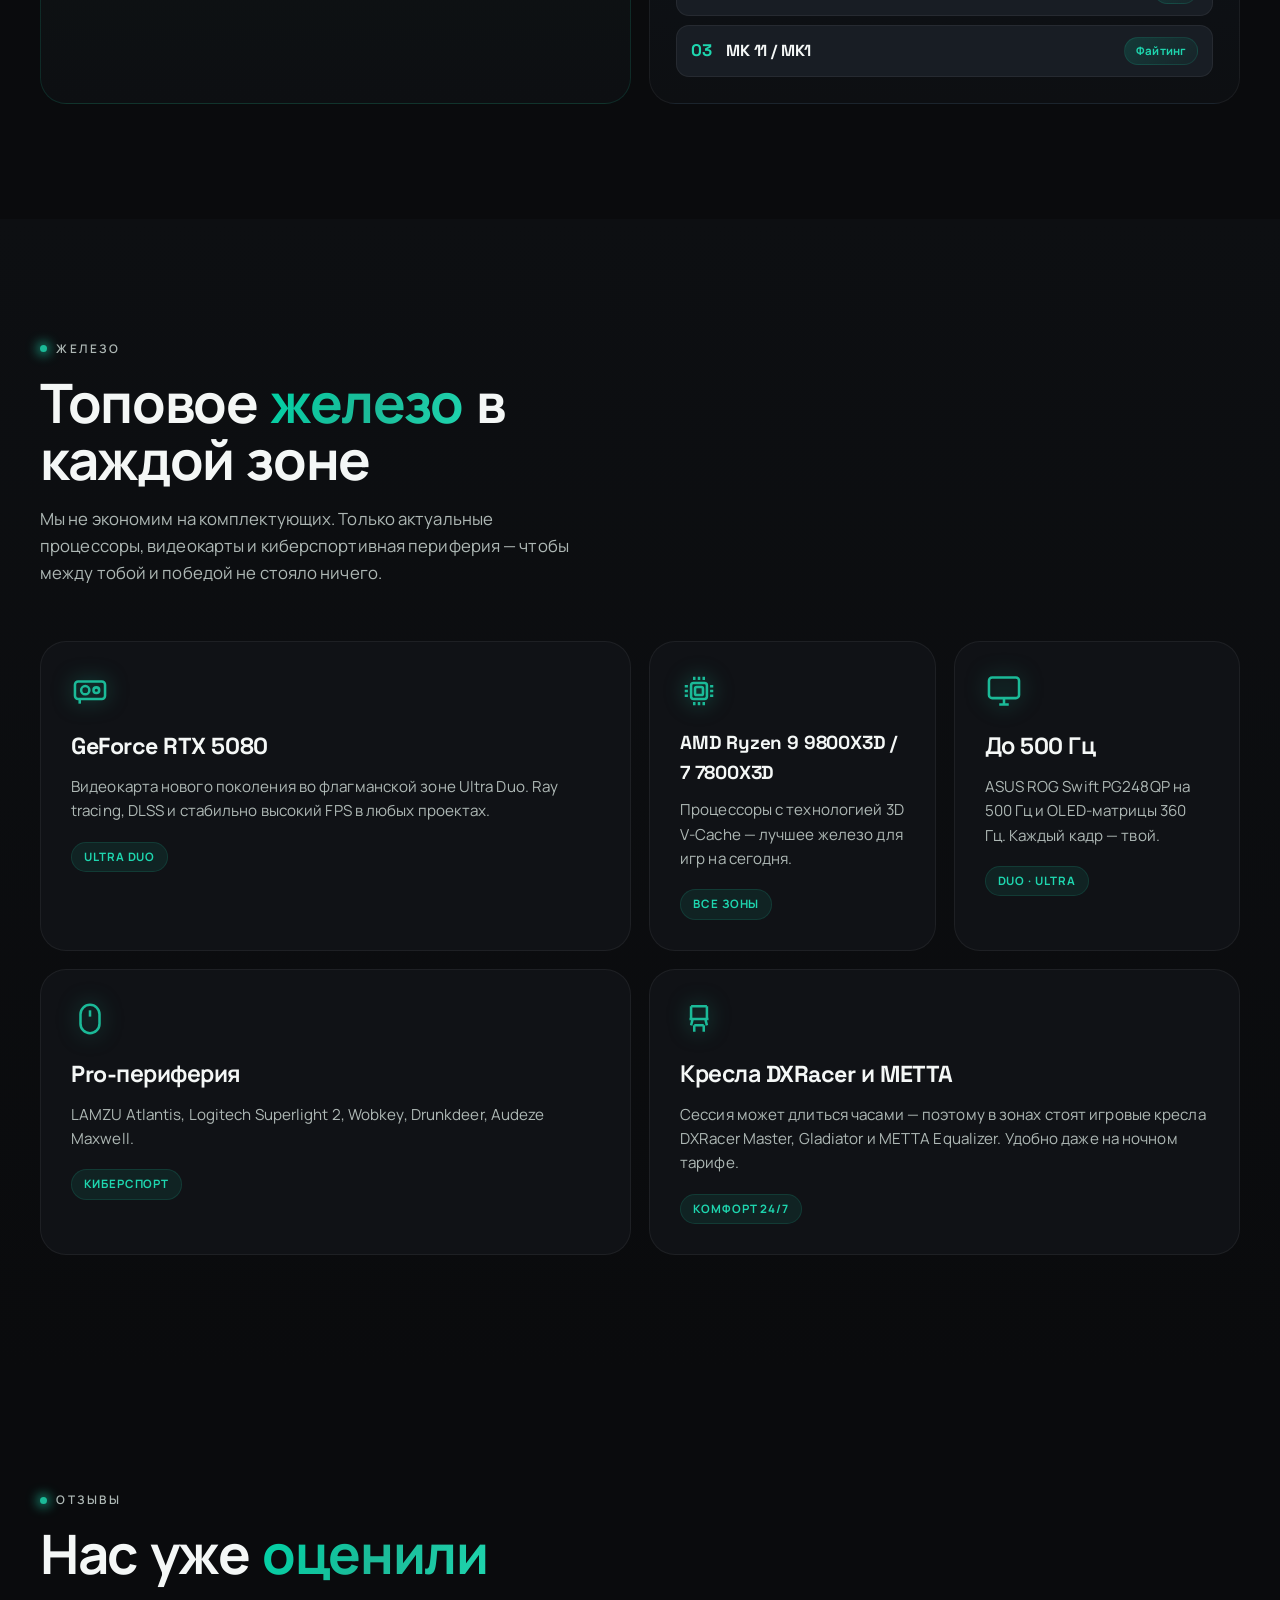
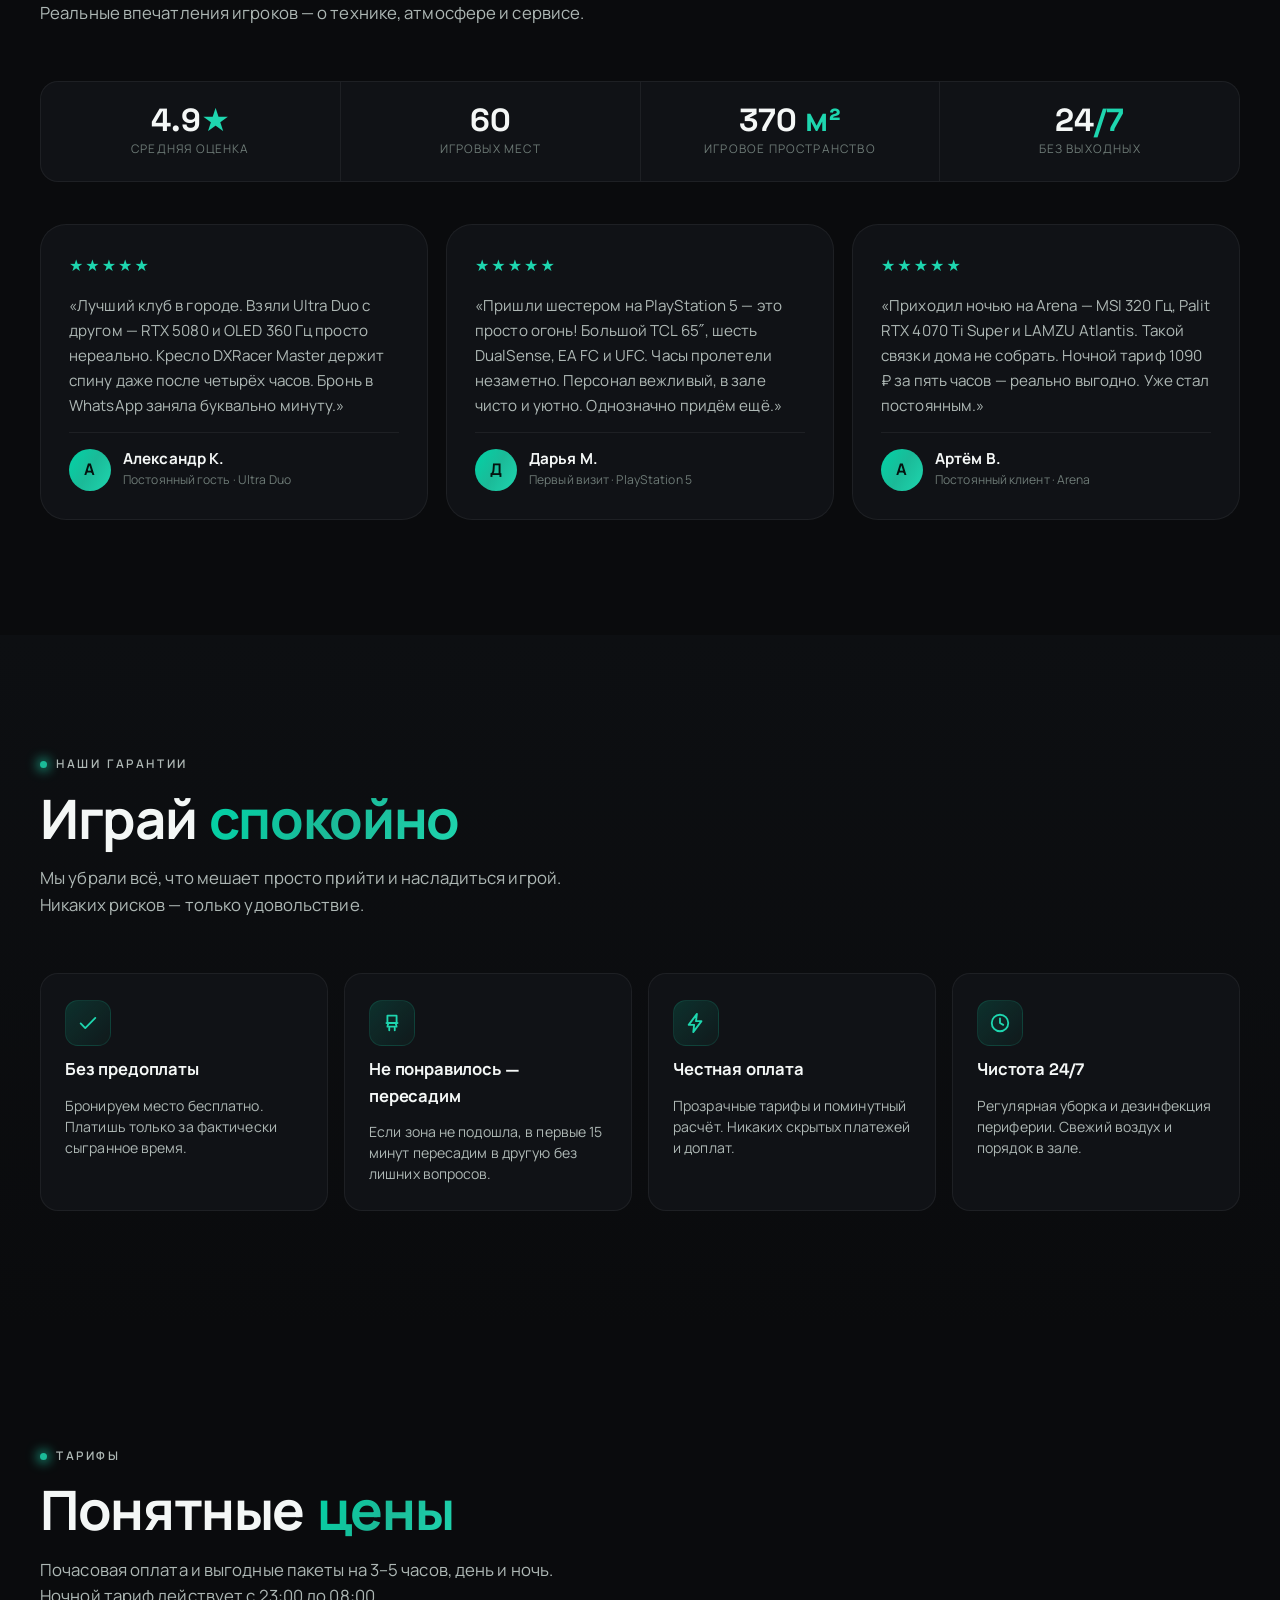
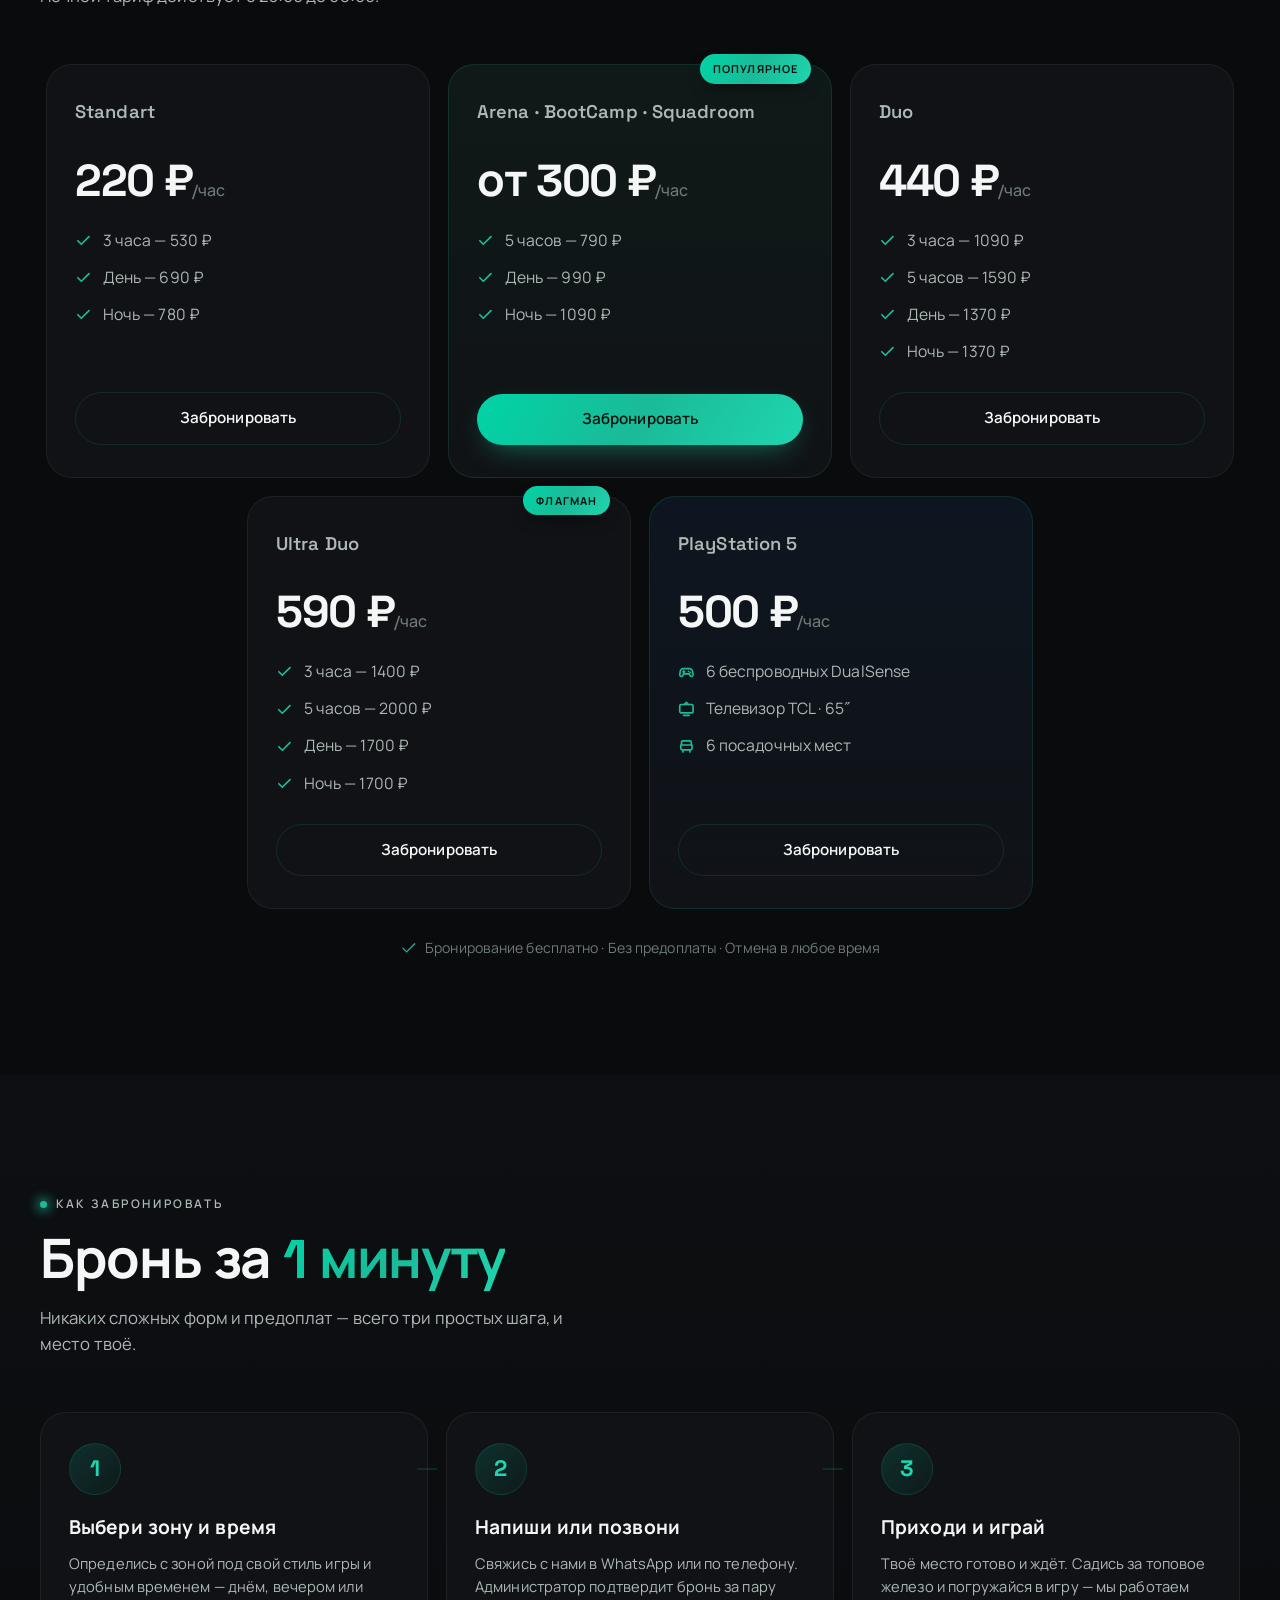
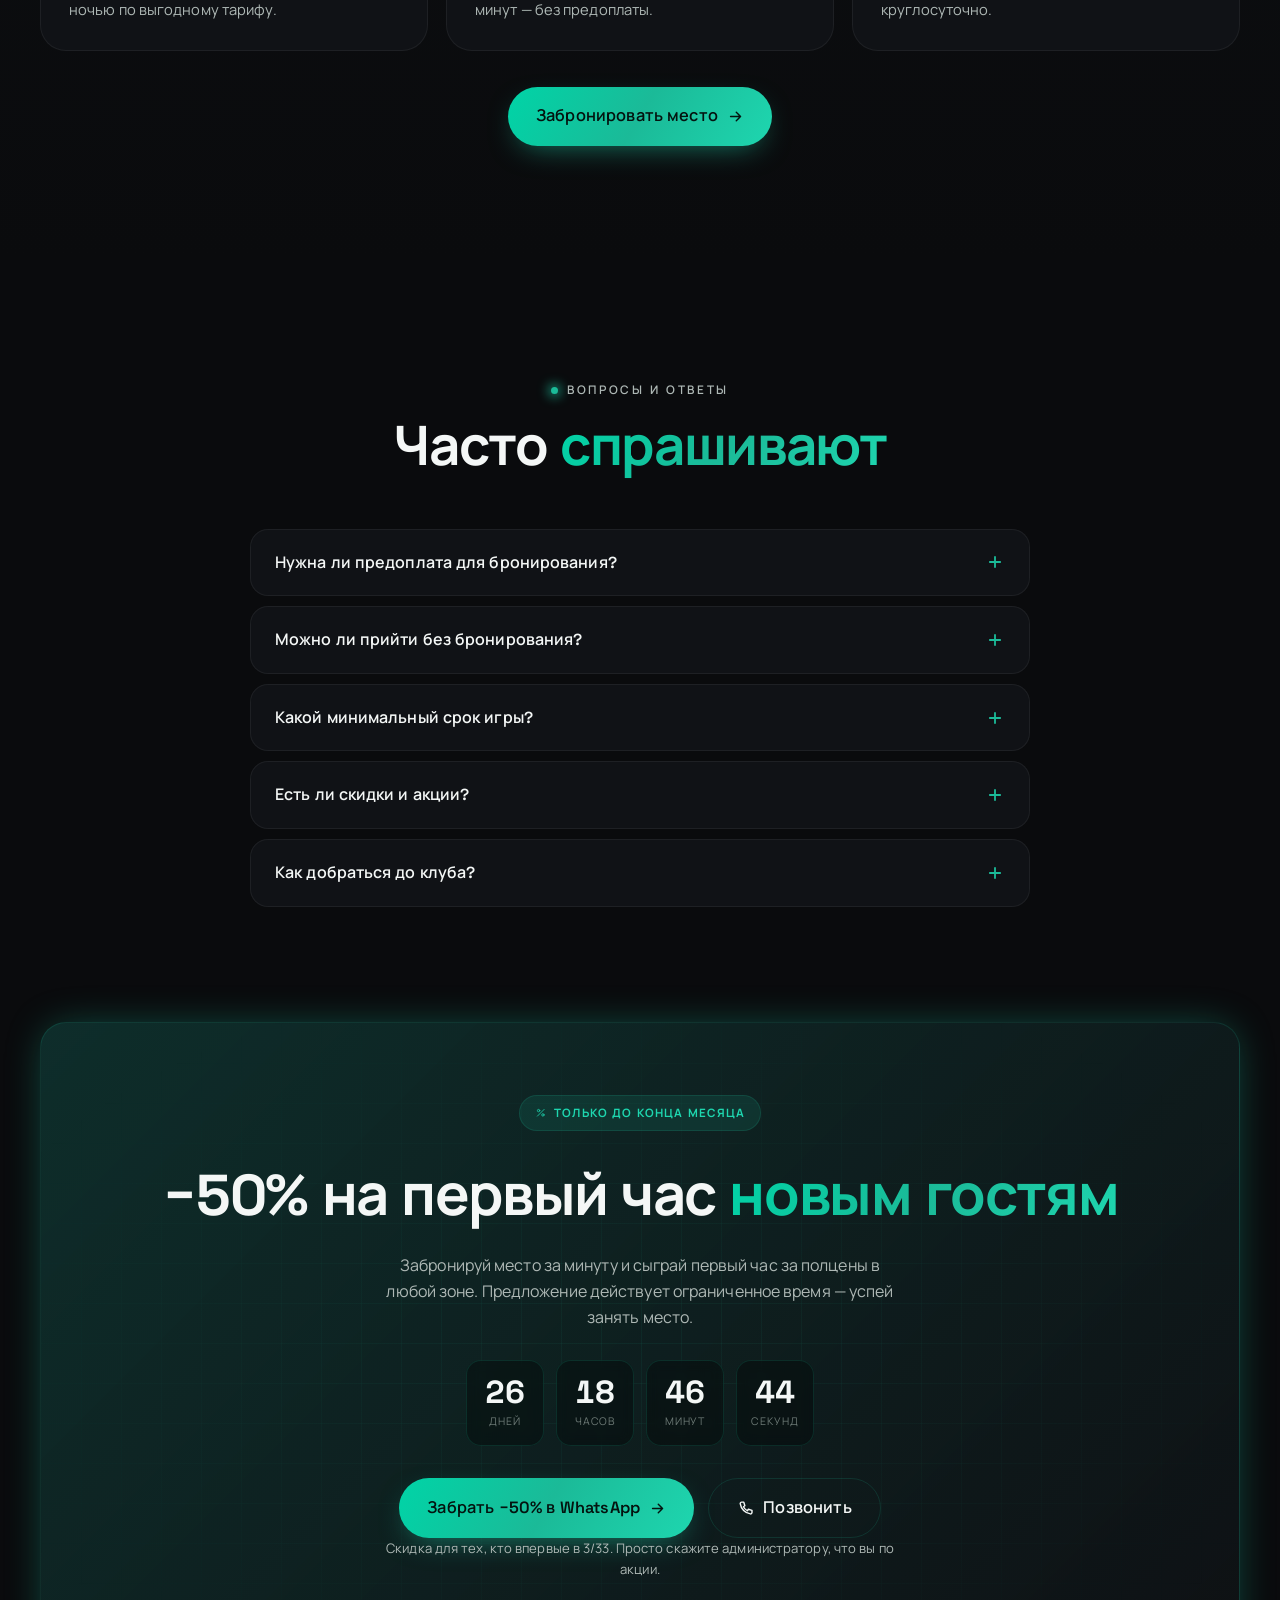
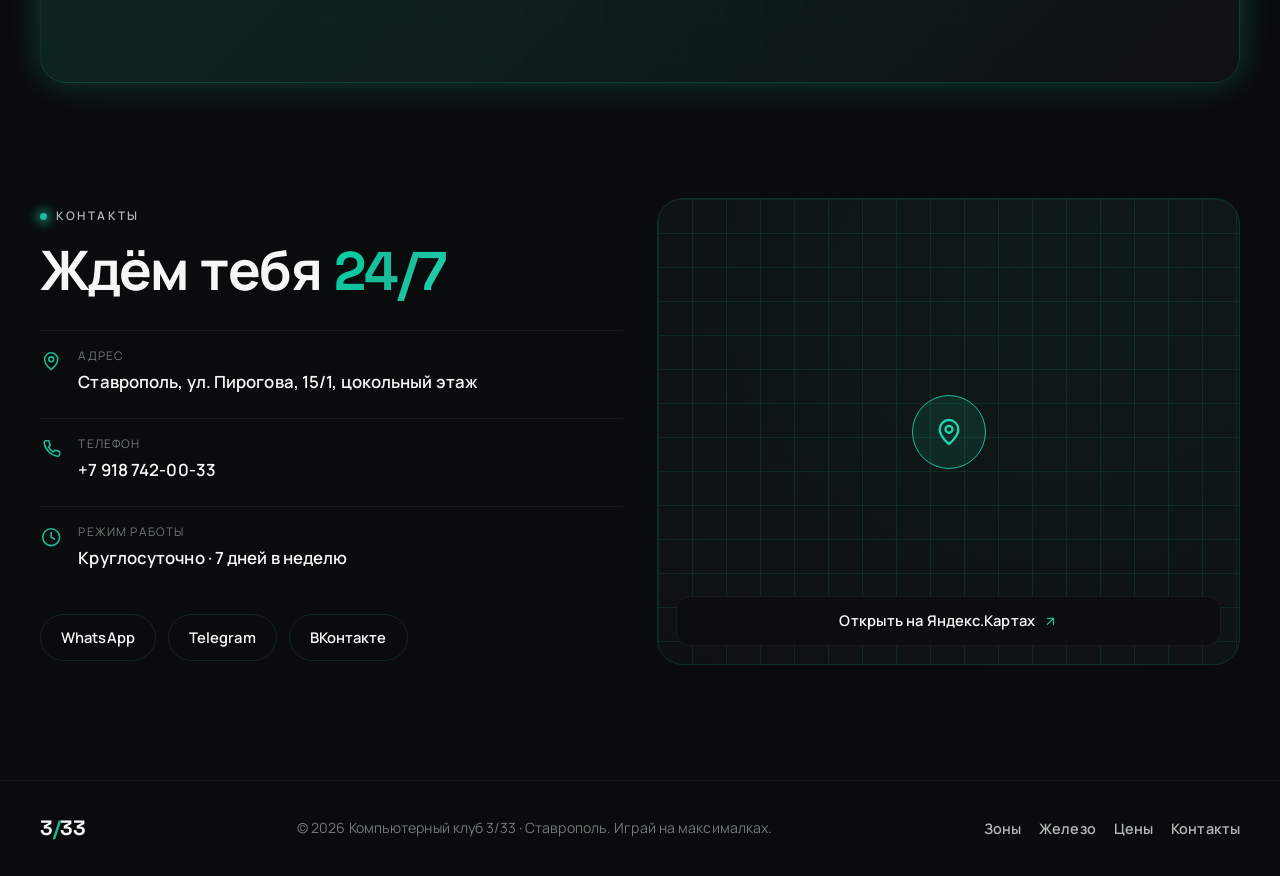
<file: kk333-v1.html>
<!DOCTYPE html>
<html lang="ru">
<head>
<script>document.documentElement.classList.add('js');</script>
<meta charset="UTF-8" />
<meta name="viewport" content="width=device-width, initial-scale=1.0" />
<title>Компьютерный клуб 3/33 — Ставрополь · 60 ПК, PS5 и игра 24/7</title>
<meta name="description" content="Игровой клуб 3/33 в Ставрополе: 60 ПК, PlayStation 5 и 370 м² пространства. RTX 5080, Ryzen 9 9800X3D, мониторы до 500 Гц и OLED. Зоны Standart, Squadroom, Arena, BootCamp, Duo и Ultra Duo. Работаем 24/7." />
<meta name="theme-color" content="#0a0b0d" />

<meta property="og:title" content="Компьютерный клуб 3/33 — Ставрополь" />
<meta property="og:description" content="60 ПК, PlayStation 5 и 370 м². RTX 5080, мониторы до 500 Гц, игра 24/7." />
<meta property="og:type" content="website" />
<meta property="og:url" content="https://kk333.ru/" />

<link rel="icon" href="data:image/svg+xml,%3Csvg%20xmlns%3D%22http%3A%2F%2Fwww.w3.org%2F2000%2Fsvg%22%20viewBox%3D%220%200%2064%2064%22%3E%0A%20%20%3Cdefs%3E%0A%20%20%20%20%3ClinearGradient%20id%3D%22g%22%20x1%3D%220%22%20y1%3D%220%22%20x2%3D%221%22%20y2%3D%221%22%3E%0A%20%20%20%20%20%20%3Cstop%20offset%3D%220%22%20stop-color%3D%22%2300d4a7%22%2F%3E%0A%20%20%20%20%20%20%3Cstop%20offset%3D%221%22%20stop-color%3D%22%231ed6af%22%2F%3E%0A%20%20%20%20%3C%2FlinearGradient%3E%0A%20%20%3C%2Fdefs%3E%0A%20%20%3Crect%20width%3D%2264%22%20height%3D%2264%22%20rx%3D%2216%22%20fill%3D%22%230a0b0d%22%2F%3E%0A%20%20%3Crect%20x%3D%221.5%22%20y%3D%221.5%22%20width%3D%2261%22%20height%3D%2261%22%20rx%3D%2214.5%22%20fill%3D%22none%22%20stroke%3D%22%231bba98%22%20stroke-opacity%3D%22.35%22%20stroke-width%3D%221.5%22%2F%3E%0A%20%20%3Ctext%20x%3D%2232%22%20y%3D%2234%22%20font-family%3D%22'Space%20Grotesk'%2CArial%2Csans-serif%22%20font-size%3D%2226%22%20font-weight%3D%22700%22%0A%20%20%20%20%20%20%20%20text-anchor%3D%22middle%22%20dominant-baseline%3D%22central%22%20fill%3D%22url(%23g)%22%3E3%3Ctspan%20fill%3D%22%231bba98%22%3E%2F%3C%2Ftspan%3E33%3C%2Ftext%3E%0A%3C%2Fsvg%3E%0A" type="image/svg+xml" />
<link rel="preconnect" href="https://fonts.googleapis.com" />
<link rel="preconnect" href="https://fonts.gstatic.com" crossorigin />
<link href="https://fonts.googleapis.com/css2?family=Manrope:wght@400;500;600;700;800&family=Space+Grotesk:wght@500;600;700&display=swap" rel="stylesheet" />
<style>
/* ============================================================
   3/33 — Computer Club · Ставрополь
   Rebrand stylesheet
   Palette kept from original brand: near-black + emerald/teal
   ============================================================ */

:root{
  /* surfaces */
  --bg:        #0a0b0d;
  --bg-2:      #0d0f12;
  --surface:   #101216;
  --surface-2: #14181e;
  --surface-3: #181d24;

  /* brand accent (kept) */
  --acc:       #1bba98;
  --acc-2:     #00d4a7;
  --acc-3:     #1ed6af;
  --acc-deep:  #128778;
  --acc-glow:  #cefff5;

  /* text */
  --text:      #f4f7f6;
  --text-2:    #aeb8b5;
  --text-3:    #6d7a76;

  /* lines */
  --line:      rgba(27,186,152,.16);
  --line-2:    rgba(255,255,255,.06);

  --grad:      linear-gradient(120deg, var(--acc-2), var(--acc) 50%, var(--acc-3));
  --grad-soft: linear-gradient(135deg, rgba(0,212,167,.16), rgba(30,214,175,.04));

  --radius:    18px;
  --radius-lg: 26px;
  --shadow:    0 30px 70px -30px rgba(0,0,0,.85);
  --glow:      0 0 40px -8px rgba(27,186,152,.45);

  --ease:      cubic-bezier(.22,.61,.36,1);
  --container: 1200px;

  --font:      "Manrope", system-ui, -apple-system, "Segoe UI", Arial, sans-serif;
  --font-disp: "Space Grotesk", var(--font);
}

/* ---------- reset ---------- */
*,*::before,*::after{ box-sizing:border-box; margin:0; padding:0; }
html{ scroll-behavior:smooth; -webkit-text-size-adjust:100%; }
body{
  font-family:var(--font);
  background:var(--bg);
  color:var(--text);
  line-height:1.6;
  overflow-x:hidden;
  font-weight:400;
  letter-spacing:.1px;
}
img,svg{ display:block; }
a{ color:inherit; text-decoration:none; }
ul{ list-style:none; }
button{ font:inherit; color:inherit; background:none; border:none; }
.ic{ width:1em; height:1em; fill:none; stroke:currentColor; stroke-width:1.7; stroke-linecap:round; stroke-linejoin:round; }
.sprite{ position:absolute; }

::selection{ background:var(--acc); color:#04130f; }

.container{ width:min(100% - 40px, var(--container)); margin-inline:auto; }

.grad{
  background:var(--grad);
  -webkit-background-clip:text; background-clip:text;
  -webkit-text-fill-color:transparent; color:transparent;
}

.eyebrow{
  display:inline-flex; align-items:center; gap:9px;
  font-family:var(--font-disp);
  font-size:.74rem; font-weight:600; letter-spacing:.22em; text-transform:uppercase;
  color:var(--text-2);
}
.eyebrow .dot{ width:7px; height:7px; border-radius:50%; background:var(--acc); box-shadow:0 0 12px 2px var(--acc); animation:pulse 2.4s var(--ease) infinite; }
@keyframes pulse{ 0%,100%{ opacity:1; transform:scale(1);} 50%{ opacity:.4; transform:scale(.7);} }

/* ============================================================
   Custom cursor (follows mouse + stays glued during scroll)
   ============================================================ */
.cursor{ position:fixed; inset:0; pointer-events:none; z-index:9999; mix-blend-mode:screen; display:none; }
.cursor__dot{
  position:fixed; top:0; left:0; width:7px; height:7px; border-radius:50%;
  background:var(--acc-3); transform:translate(-50%,-50%);
  box-shadow:0 0 10px 1px var(--acc-2);
}
.cursor__ring{
  position:fixed; top:0; left:0; width:38px; height:38px; border-radius:50%;
  border:1.5px solid rgba(27,186,152,.7); transform:translate(-50%,-50%);
  transition:width .25s var(--ease), height .25s var(--ease),
             background .25s var(--ease), border-color .25s var(--ease), opacity .25s;
  box-shadow:0 0 22px -4px rgba(27,186,152,.5);
}
.cursor.is-hover .cursor__ring{ width:60px; height:60px; background:rgba(27,186,152,.12); border-color:var(--acc-3); }
.cursor.is-down  .cursor__ring{ width:30px; height:30px; }
.cursor.is-hidden{ opacity:0; }
body.cursor-on{ cursor:none; }
body.cursor-on a,
body.cursor-on button,
body.cursor-on [data-cursor]{ cursor:none; }

/* ============================================================
   Background decoration
   ============================================================ */
.bg{ position:fixed; inset:0; z-index:-2; overflow:hidden; background:
      radial-gradient(120% 80% at 50% -10%, #0e1417 0%, var(--bg) 55%); }
.bg__grid{
  position:absolute; inset:-2px;
  background-image:
    linear-gradient(rgba(27,186,152,.06) 1px, transparent 1px),
    linear-gradient(90deg, rgba(27,186,152,.06) 1px, transparent 1px);
  background-size:54px 54px;
  mask-image:radial-gradient(120% 90% at 50% 0%, #000 30%, transparent 80%);
  -webkit-mask-image:radial-gradient(120% 90% at 50% 0%, #000 30%, transparent 80%);
}
.bg__glow{ position:absolute; border-radius:50%; filter:blur(90px); opacity:.5; will-change:transform; }
.bg__glow--1{ width:540px; height:540px; top:-160px; left:-120px;  background:radial-gradient(circle, rgba(0,212,167,.4), transparent 70%); }
.bg__glow--2{ width:600px; height:600px; top:40%;   right:-220px; background:radial-gradient(circle, rgba(18,135,120,.34), transparent 70%); }
.bg__glow--3{ width:480px; height:480px; bottom:-160px; left:30%; background:radial-gradient(circle, rgba(30,214,175,.22), transparent 70%); }
.bg__noise{
  position:absolute; inset:0; opacity:.04; mix-blend-mode:overlay;
  background-image:url("data:image/svg+xml,%3Csvg xmlns='http://www.w3.org/2000/svg' width='160' height='160'%3E%3Cfilter id='n'%3E%3CfeTurbulence type='fractalNoise' baseFrequency='.9' numOctaves='2'/%3E%3C/filter%3E%3Crect width='100%25' height='100%25' filter='url(%23n)'/%3E%3C/svg%3E");
}

/* ============================================================
   Preloader
   ============================================================ */
.loader{
  position:fixed; inset:0; z-index:10000; display:grid; place-content:center; gap:22px; justify-items:center;
  background:var(--bg); transition:opacity .6s var(--ease), visibility .6s;
  /* CSS-driven auto-hide so the preloader never traps the page, even if JS
     or the window "load" event never fires (e.g. in-app mobile webviews). */
  animation:loaderHide .5s var(--ease) 1.8s forwards;
}
.loader.is-done{ opacity:0; visibility:hidden; pointer-events:none; }
@keyframes loaderHide{ to{ opacity:0; visibility:hidden; pointer-events:none; } }
.loader__logo{ font-family:var(--font-disp); font-weight:700; font-size:3rem; letter-spacing:-.02em; }
.loader__logo span{ color:var(--acc); }
.loader__bar{ width:180px; height:3px; border-radius:3px; background:var(--surface-2); overflow:hidden; }
.loader__bar span{ display:block; height:100%; width:0; background:var(--grad); animation:load 1.1s var(--ease) forwards; }
@keyframes load{ to{ width:100%; } }

/* ============================================================
   Header
   ============================================================ */
.header{ position:fixed; top:0; left:0; right:0; z-index:900; transition:background .3s, border-color .3s, backdrop-filter .3s; border-bottom:1px solid transparent; }
.header.is-stuck{ background:rgba(10,11,13,.72); backdrop-filter:blur(16px); -webkit-backdrop-filter:blur(16px); border-bottom-color:var(--line-2); }
.header__inner{ display:flex; align-items:center; gap:28px; height:74px; }

.logo{ display:flex; flex-direction:column; line-height:1; }
.logo__mark{ font-family:var(--font-disp); font-weight:700; font-size:1.5rem; letter-spacing:-.02em; }
.logo__mark i{ color:var(--acc); font-style:normal; }
.logo__sub{ font-size:.58rem; letter-spacing:.42em; text-transform:uppercase; color:var(--text-3); margin-top:3px; }

.nav{ display:flex; gap:6px; margin-left:auto; }
.nav a{ position:relative; padding:9px 14px; font-weight:600; font-size:.92rem; color:var(--text-2); border-radius:10px; transition:color .25s; }
.nav a::after{ content:""; position:absolute; left:14px; right:14px; bottom:4px; height:2px; background:var(--grad); transform:scaleX(0); transform-origin:left; transition:transform .3s var(--ease); border-radius:2px; }
.nav a:hover{ color:var(--text); }
.nav a:hover::after, .nav a.is-active::after{ transform:scaleX(1); }
.nav a.is-active{ color:var(--text); }

.header__cta{ margin-left:4px; }

/* burger */
.burger{ display:none; width:44px; height:44px; margin-left:auto; flex-direction:column; gap:5px; align-items:center; justify-content:center; border-radius:12px; border:1px solid var(--line-2); }
.burger span{ width:20px; height:2px; background:var(--text); border-radius:2px; transition:.3s var(--ease); }
.burger[aria-expanded="true"] span:nth-child(1){ transform:translateY(7px) rotate(45deg); }
.burger[aria-expanded="true"] span:nth-child(2){ opacity:0; }
.burger[aria-expanded="true"] span:nth-child(3){ transform:translateY(-7px) rotate(-45deg); }

/* mobile menu */
.mobile-menu{
  position:fixed; inset:74px 0 auto 0; z-index:850;
  background:rgba(10,11,13,.96); backdrop-filter:blur(18px); -webkit-backdrop-filter:blur(18px);
  border-bottom:1px solid var(--line-2);
  padding:18px 20px 28px; display:flex; flex-direction:column; gap:8px;
  transform:translateY(-110%); transition:transform .4s var(--ease); visibility:hidden;
}
.mobile-menu.is-open{ transform:translateY(0); visibility:visible; }
.mobile-menu nav{ display:flex; flex-direction:column; }
.mobile-menu nav a{ padding:15px 6px; font-family:var(--font-disp); font-size:1.4rem; font-weight:600; border-bottom:1px solid var(--line-2); }
.mobile-menu .btn{ margin-top:16px; justify-content:center; }

/* ============================================================
   Buttons
   ============================================================ */
.btn{
  display:inline-flex; align-items:center; gap:9px;
  padding:13px 22px; border-radius:999px;
  font-family:var(--font-disp); font-weight:600; font-size:.95rem; letter-spacing:.01em;
  background:var(--grad); color:#04130f;
  transition:transform .25s var(--ease), box-shadow .25s var(--ease), filter .25s;
  box-shadow:0 10px 30px -12px rgba(27,186,152,.7); white-space:nowrap;
}
.btn .ic{ font-size:1.05em; stroke-width:2; }
.btn:hover{ transform:translateY(-2px); box-shadow:0 16px 36px -12px rgba(27,186,152,.85); filter:brightness(1.05); }
.btn--sm{ padding:10px 17px; font-size:.86rem; }
.btn--lg{ padding:16px 28px; font-size:1.02rem; }
.btn--block{ display:flex; width:100%; justify-content:center; margin-top:auto; }
.btn--ghost{ background:transparent; color:var(--text); border:1px solid var(--line); box-shadow:none; }
.btn--ghost:hover{ border-color:var(--acc); background:rgba(27,186,152,.08); box-shadow:var(--glow); }

/* ============================================================
   Hero
   ============================================================ */
.hero{ position:relative; padding:140px 0 90px; min-height:100vh; display:flex; align-items:center; }
.hero__inner{ display:grid; grid-template-columns:1.15fr .85fr; gap:50px; align-items:center; width:min(100% - 40px, var(--container)); }
.hero__title{
  font-family:var(--font-disp); font-weight:700;
  font-size:clamp(2.6rem, 6vw, 5rem); line-height:1.02; letter-spacing:-.025em;
  margin:22px 0 20px; text-wrap:balance;
}
.hero__title .grad{ display:block; }
.hero__lead{ font-size:clamp(1rem,1.4vw,1.2rem); color:var(--text-2); max-width:560px; }
.hero__actions{ display:flex; flex-wrap:wrap; gap:14px; margin:32px 0 22px; }

.hero__stats{ display:grid; grid-template-columns:repeat(4,1fr); gap:14px; max-width:600px; }
.hero__stats li{ display:flex; flex-direction:column; gap:3px; padding-left:16px; border-left:2px solid var(--line); }
.hero__stats b{ font-family:var(--font-disp); font-weight:700; font-size:clamp(1.6rem,2.6vw,2.3rem); line-height:1; }
.hero__stats span{ font-size:.82rem; color:var(--text-3); }

/* hero orb visual */
.hero__visual{ display:grid; place-items:center; }
.orb{ position:relative; width:min(420px,80vw); aspect-ratio:1; display:grid; place-items:center; }
.orb__ring-wrap{ position:absolute; inset:0; display:grid; place-items:center; }
.orb__ring{ position:absolute; inset:0; border-radius:50%; border:1px solid var(--line); }
.orb__ring--1{ inset:0;  border-color:rgba(27,186,152,.28); animation:spin 26s linear infinite; }
.orb__ring--2{ inset:16%; border-color:rgba(30,214,175,.22); border-style:dashed; animation:spin 18s linear infinite reverse; }
.orb__ring--3{ inset:33%; border-color:rgba(0,212,167,.4); animation:spin 12s linear infinite; }
.orb__ring--1::before,.orb__ring--3::before{ content:""; position:absolute; top:-5px; left:50%; width:9px; height:9px; border-radius:50%; background:var(--acc-3); box-shadow:0 0 16px 3px var(--acc-2); }
@keyframes spin{ to{ transform:rotate(360deg); } }
.orb__core{
  position:relative; width:48%; aspect-ratio:1; border-radius:50%;
  display:grid; place-content:center; justify-items:center; text-align:center;
  background:radial-gradient(circle at 35% 30%, rgba(27,186,152,.35), rgba(10,11,13,.4) 70%);
  border:1px solid var(--line); backdrop-filter:blur(4px);
  box-shadow:inset 0 0 40px rgba(27,186,152,.25), var(--glow);
}
.orb__num{ font-family:var(--font-disp); font-weight:700; font-size:clamp(1.8rem,4vw,2.6rem); letter-spacing:-.02em; }
.orb__label{ font-size:.62rem; letter-spacing:.4em; text-transform:uppercase; color:var(--acc-3); }
.orb__chip{
  position:absolute; display:inline-flex; align-items:center; gap:6px;
  padding:8px 13px; border-radius:999px; font-size:.8rem; font-weight:600;
  background:rgba(16,18,22,.85); border:1px solid var(--line); backdrop-filter:blur(8px);
  box-shadow:var(--shadow); white-space:nowrap;
}
.orb__chip .ic{ color:var(--acc-3); font-size:1.05em; }
.orb__chip--a{ top:14%;    left:-7%;   animation:float 5s   var(--ease) infinite; }
.orb__chip--d{ top:20%;    right:2%;   animation:float 6.4s var(--ease) infinite .3s; }
.orb__chip--b{ top:44%;    right:-11%; animation:float 6s   var(--ease) infinite .6s; }
.orb__chip--e{ bottom:20%; right:0%;   animation:float 5.8s var(--ease) infinite .9s; }
.orb__chip--f{ top:56%;    left:-11%;  animation:float 6.2s var(--ease) infinite 1.4s; }
.orb__chip--c{ bottom:8%;  left:3%;    animation:float 5.5s var(--ease) infinite 1.1s; }
/* full 6-chip orbit only on wide desktops; below ~1200px the orb shrinks and the long chips would collide */
@media (max-width:1200px){ .orb__chip--d,.orb__chip--e,.orb__chip--f{ display:none; } }
@keyframes float{ 0%,100%{ transform:translateY(0);} 50%{ transform:translateY(-12px);} }

.hero__scroll{ position:absolute; bottom:26px; left:50%; transform:translateX(-50%); width:26px; height:42px; border:2px solid var(--line); border-radius:14px; display:grid; justify-items:center; padding-top:7px; }
.hero__scroll span{ width:4px; height:8px; border-radius:3px; background:var(--acc-3); animation:scrolldot 1.8s var(--ease) infinite; }
@keyframes scrolldot{ 0%{ opacity:0; transform:translateY(-4px);} 40%{opacity:1;} 80%,100%{ opacity:0; transform:translateY(12px);} }

/* ============================================================
   Marquee
   ============================================================ */
.marquee{ border-block:1px solid var(--line-2); padding:20px 0; overflow:hidden; background:linear-gradient(var(--bg-2),var(--bg-2)); -webkit-mask-image:linear-gradient(90deg,transparent,#000 8%,#000 92%,transparent); mask-image:linear-gradient(90deg,transparent,#000 8%,#000 92%,transparent); }
.marquee__track{ display:inline-flex; align-items:center; gap:26px; white-space:nowrap; animation:marquee 32s linear infinite; }
.marquee__track span{ font-family:var(--font-disp); font-weight:600; font-size:1.25rem; color:var(--text-2); }
.marquee__track i{ color:var(--acc); font-style:normal; }
.marquee:hover .marquee__track{ animation-play-state:paused; }
@keyframes marquee{ to{ transform:translateX(-50%);} }

/* ============================================================
   Sections generic
   ============================================================ */
.section{ padding:clamp(70px,9vw,120px) 0; position:relative; }
.section__head{ max-width:640px; margin-bottom:54px; }
.section__title{ font-family:var(--font-disp); font-weight:700; font-size:clamp(2rem,4.4vw,3.4rem); line-height:1.05; letter-spacing:-.025em; margin:16px 0 16px; }
.section__sub{ color:var(--text-2); font-size:1.05rem; max-width:560px; }

/* ============================================================
   Zones
   ============================================================ */
.zones{ display:grid; grid-template-columns:repeat(4,1fr); gap:18px; }
.zone{
  grid-column:span 2;
  position:relative; padding:26px; border-radius:var(--radius-lg);
  background:linear-gradient(180deg, var(--surface), var(--bg-2));
  border:1px solid var(--line-2); overflow:hidden;
  transition:transform .4s var(--ease), border-color .4s, box-shadow .4s;
  transform-style:preserve-3d;
}
.zone::before{ content:""; position:absolute; inset:0; border-radius:inherit; padding:1px; background:var(--grad); -webkit-mask:linear-gradient(#000 0 0) content-box, linear-gradient(#000 0 0); -webkit-mask-composite:xor; mask-composite:exclude; opacity:0; transition:opacity .4s; pointer-events:none; }
.zone::after{ content:""; position:absolute; width:280px; height:280px; border-radius:50%; top:-120px; right:-120px; background:radial-gradient(circle, rgba(27,186,152,.22), transparent 70%); opacity:0; transition:opacity .4s; pointer-events:none; }
.zone:hover{ transform:translateY(-6px); box-shadow:var(--shadow); }
.zone:hover::before{ opacity:1; }
.zone:hover::after{ opacity:1; }

.zone__top{ display:flex; align-items:center; justify-content:space-between; margin-bottom:10px; }
.zone__index{ font-family:var(--font-disp); font-weight:700; font-size:1.1rem; color:var(--text-3); }
.zone__badge{ display:inline-flex; align-items:center; gap:6px; padding:6px 12px; border-radius:999px; font-size:.74rem; font-weight:700; letter-spacing:.04em; color:var(--acc-3); background:rgba(27,186,152,.1); border:1px solid var(--line); }
.zone__badge--hot{ color:#04130f; background:var(--grad); border-color:transparent; }
.zone__badge .ic{ font-size:.95em; }
.zone__name{ font-family:var(--font-disp); font-weight:700; font-size:1.9rem; letter-spacing:-.02em; display:flex; align-items:center; gap:10px; flex-wrap:wrap; }
.zone__pc{ font-family:var(--font); font-size:.72rem; font-weight:700; letter-spacing:.02em; color:var(--acc-3); background:rgba(27,186,152,.1); border:1px solid var(--line); padding:4px 10px; border-radius:999px; white-space:nowrap; }
.zone__tag{ color:var(--text-3); font-size:.9rem; margin-bottom:18px; }

.specs{ display:grid; gap:2px; }
.specs li{ display:grid; grid-template-columns:auto 104px 1fr; align-items:center; gap:12px; padding:9px 0; border-top:1px solid var(--line-2); font-size:.92rem; }
.specs li:first-child{ border-top:none; }
.specs .ic{ font-size:1.15rem; color:var(--acc); }
.specs__k{ color:var(--text-3); font-size:.78rem; text-transform:uppercase; letter-spacing:.06em; }
.specs__v{ font-weight:600; }
.zone__note{ margin-top:16px; padding-top:14px; border-top:1px solid var(--line-2); color:var(--text-2); font-size:.9rem; }
.zone__games{ margin-top:16px; padding-top:14px; border-top:1px solid var(--line-2); }
.games__label{ display:block; font-size:.74rem; text-transform:uppercase; letter-spacing:.1em; color:var(--text-3); margin-bottom:10px; }
.games{ display:flex; flex-wrap:wrap; gap:8px; }
.games__chip{ display:inline-flex; align-items:center; padding:6px 12px; border-radius:9px; font-size:.8rem; font-weight:600; color:var(--text-2); background:var(--surface-3); border:1px solid var(--line-2); transition:color .25s, border-color .25s, transform .25s; }
.games__chip:hover{ color:var(--text); border-color:var(--acc); transform:translateY(-1px); }
/* PlayStation zone — "play now" games as cards */
.zone__games-label{ display:block; font-size:.74rem; text-transform:uppercase; letter-spacing:.1em; color:var(--text-3); margin-bottom:12px; }
.zone__games-list{ display:grid; gap:9px; }
.zone__game{ display:flex; align-items:center; gap:13px; padding:11px 14px; border-radius:13px; background:var(--surface-3); border:1px solid var(--line-2); transition:transform .25s var(--ease), border-color .25s, box-shadow .25s; }
.zone__game:hover{ transform:translateX(4px); border-color:var(--acc); box-shadow:var(--glow); }
.zone__game-num{ font-family:var(--font-disp); font-weight:700; font-size:1.05rem; color:var(--acc-3); min-width:22px; }
.zone__game-name{ font-family:var(--font-disp); font-weight:700; font-size:1rem; letter-spacing:-.01em; flex:1; }
.zone__game-tag{ font-size:.72rem; font-weight:700; color:var(--acc-3); padding:4px 11px; border-radius:999px; background:var(--grad-soft); border:1px solid var(--line); white-space:nowrap; }

.zone--flagship{ background:linear-gradient(180deg, #0f1a18, var(--bg-2)); border-color:var(--line); }
.zone--flagship::after{ opacity:.6; }
.zone--ps{ background:linear-gradient(180deg, #0d1620, var(--bg-2)); }

/* ============================================================
   Tech
   ============================================================ */
.section--tech{ background:linear-gradient(var(--bg-2),var(--bg)); }
.tech{ display:grid; grid-template-columns:repeat(4,1fr); gap:18px; }
.tech__card{
  grid-column:span 2; position:relative; overflow:hidden;
  padding:30px; border-radius:var(--radius-lg);
  background:var(--surface); border:1px solid var(--line-2);
  transition:transform .4s var(--ease), border-color .4s, box-shadow .4s;
}
.tech__card--wide{ grid-column:span 2; }
.tech__card:hover{ transform:translateY(-6px); border-color:var(--line); box-shadow:var(--shadow); }
.tech__ic{ width:38px; height:38px; fill:none; stroke:var(--acc); stroke-width:1.6; margin-bottom:18px; filter:drop-shadow(0 0 10px rgba(27,186,152,.5)); }
.tech__card h3{ font-family:var(--font-disp); font-weight:700; font-size:1.45rem; letter-spacing:-.02em; margin-bottom:10px; }
.tech__card h3.tech__h--long{ font-size:1.18rem; letter-spacing:-.01em; }
.tech__card p{ color:var(--text-2); font-size:.95rem; }
.tech__pill{ display:inline-block; margin-top:18px; padding:5px 12px; border-radius:999px; font-size:.72rem; font-weight:700; text-transform:uppercase; letter-spacing:.08em; color:var(--acc-3); background:rgba(27,186,152,.1); border:1px solid var(--line); }

/* make grid nicely fit 5 cards across two rows */
.tech__card:nth-child(1){ grid-column:span 2; }
.tech__card:nth-child(2){ grid-column:span 1; }
.tech__card:nth-child(3){ grid-column:span 1; }
.tech__card:nth-child(4){ grid-column:span 2; }
.tech__card:nth-child(5){ grid-column:span 2; }

/* ============================================================
   Prices
   ============================================================ */
.prices{ display:flex; flex-wrap:wrap; justify-content:center; gap:18px; align-items:stretch; }
.price{
  position:relative; display:flex; flex-direction:column;
  flex:1 1 300px; max-width:384px;
  padding:32px 28px; border-radius:var(--radius-lg);
  background:var(--surface); border:1px solid var(--line-2);
  transition:transform .4s var(--ease), border-color .4s, box-shadow .4s;
}
.price:hover{ transform:translateY(-6px); border-color:var(--line); box-shadow:var(--shadow); }
.price--feat{ background:linear-gradient(180deg,#0f1a18,var(--surface)); border-color:var(--line); }
.price__flag{ position:absolute; top:-11px; right:20px; padding:6px 13px; border-radius:999px; font-size:.68rem; font-weight:700; text-transform:uppercase; letter-spacing:.1em; color:#04130f; background:var(--grad); box-shadow:0 8px 18px -8px rgba(0,0,0,.7); }
.price--ps{ background:linear-gradient(180deg,#0d1620,var(--surface)); border-color:var(--line); }
.price__flag--ps{ color:var(--acc-3); background:rgba(27,186,152,.12); border:1px solid var(--line); box-shadow:none; }
.price__name{ font-family:var(--font-disp); font-weight:600; font-size:1.15rem; color:var(--text-2); margin-bottom:14px; min-height:2.6em; }
.price__big{ font-family:var(--font-disp); font-weight:700; font-size:2.8rem; letter-spacing:-.03em; line-height:1; margin-bottom:24px; }
.price__big small{ font-size:1rem; font-weight:500; color:var(--text-3); letter-spacing:0; }
.price__list{ display:grid; gap:12px; margin-bottom:28px; }
.price__list li{ display:flex; align-items:center; gap:11px; font-size:.98rem; color:var(--text-2); }
.price__list .ic{ font-size:1.05rem; color:var(--acc); stroke-width:2.4; flex-shrink:0; }
.price .btn{ margin-top:auto; }
.price__list .games{ margin:2px 0; }
.prices__hint{ display:flex; align-items:center; gap:10px; justify-content:center; margin-top:26px; color:var(--text-3); font-size:.92rem; text-align:center; }
.prices__hint .ic{ font-size:1.2rem; color:var(--acc); flex-shrink:0; }

/* ============================================================
   CTA band
   ============================================================ */
.cta{ position:relative; }
.cta__inner{
  position:relative; overflow:hidden;
  padding:clamp(40px,6vw,72px); border-radius:var(--radius-lg); text-align:center;
  background:linear-gradient(135deg, rgba(0,212,167,.14), rgba(13,15,18,.6)), var(--surface);
  border:1px solid var(--line);
  box-shadow:var(--glow);
}
.cta__inner::before{ content:""; position:absolute; inset:0; background-image:linear-gradient(rgba(27,186,152,.08) 1px,transparent 1px),linear-gradient(90deg,rgba(27,186,152,.08) 1px,transparent 1px); background-size:40px 40px; -webkit-mask-image:radial-gradient(60% 60% at 50% 50%,#000,transparent); mask-image:radial-gradient(60% 60% at 50% 50%,#000,transparent); }
.cta__title{ position:relative; font-family:var(--font-disp); font-weight:700; font-size:clamp(2.2rem,5vw,3.6rem); letter-spacing:-.025em; margin-bottom:12px; }
.cta p{ position:relative; color:var(--text-2); max-width:520px; margin:0 auto 30px; }
.cta__actions{ position:relative; display:flex; flex-wrap:wrap; gap:14px; justify-content:center; }

/* ============================================================
   Contacts
   ============================================================ */
.contacts{ display:grid; grid-template-columns:1fr 1fr; gap:34px; align-items:center; }
.contacts__list{ display:grid; gap:6px; margin:30px 0 26px; }
.contacts__list li{ display:flex; align-items:flex-start; gap:16px; padding:16px 0; border-top:1px solid var(--line-2); }
.contacts__list .ic{ font-size:1.4rem; color:var(--acc); margin-top:3px; }
.contacts__list span{ display:block; font-size:.74rem; text-transform:uppercase; letter-spacing:.1em; color:var(--text-3); margin-bottom:3px; }
.contacts__list a{ font-weight:600; font-size:1.05rem; transition:color .25s; }
.contacts__list a:hover{ color:var(--acc-3); }
.contacts__socials{ display:flex; flex-wrap:wrap; gap:12px; }
.soc{ padding:11px 20px; border-radius:999px; border:1px solid var(--line); font-weight:600; font-size:.92rem; color:var(--text); transition:.25s var(--ease); }
.soc:hover{ background:rgba(27,186,152,.1); border-color:var(--acc); color:var(--acc-3); transform:translateY(-2px); }

.contacts__map{
  position:relative; aspect-ratio:1.25/1; border-radius:var(--radius-lg); overflow:hidden;
  background:radial-gradient(120% 120% at 70% 20%, #0f1a18, var(--bg-2));
  border:1px solid var(--line); display:grid; place-items:center;
  transition:transform .4s var(--ease), box-shadow .4s;
}
.contacts__map:hover{ box-shadow:var(--shadow); }
.map__frame{ position:absolute; inset:0; width:100%; height:100%; border:0; }
.map__grid{ position:absolute; inset:0; background-image:linear-gradient(rgba(27,186,152,.12) 1px,transparent 1px),linear-gradient(90deg,rgba(27,186,152,.12) 1px,transparent 1px); background-size:34px 34px; }
.map__pin{ position:relative; display:grid; place-items:center; width:74px; height:74px; border-radius:50%; background:rgba(27,186,152,.12); border:1px solid var(--acc); animation:ping 2.4s var(--ease) infinite; }
.map__pin .ic{ font-size:2rem; color:var(--acc-3); }
@keyframes ping{ 0%{ box-shadow:0 0 0 0 rgba(27,186,152,.45);} 70%,100%{ box-shadow:0 0 0 28px rgba(27,186,152,0);} }
.map__cta{ position:absolute; bottom:18px; left:18px; right:18px; display:flex; align-items:center; justify-content:center; gap:8px; padding:12px; border-radius:14px; background:rgba(10,11,13,.7); backdrop-filter:blur(8px); border:1px solid var(--line-2); font-weight:600; font-size:.92rem; }
.map__cta .ic{ color:var(--acc-3); }

/* ============================================================
   Footer
   ============================================================ */
.footer{ border-top:1px solid var(--line-2); padding:36px 0; }
.footer__inner{ display:flex; align-items:center; gap:24px; flex-wrap:wrap; justify-content:space-between; }
.logo--footer .logo__mark{ font-size:1.3rem; }
.footer__copy{ color:var(--text-3); font-size:.88rem; }
.footer__nav{ display:flex; gap:18px; }
.footer__nav a{ color:var(--text-2); font-size:.9rem; font-weight:600; transition:color .25s; }
.footer__nav a:hover{ color:var(--acc-3); }

/* ============================================================
   Reveal animation
   ============================================================ */
.js .reveal{ opacity:0; transform:translateY(28px); transition:opacity .8s var(--ease), transform .8s var(--ease); }
.reveal.is-in{ opacity:1; transform:none; }

/* ============================================================
   Responsive
   ============================================================ */
@media (max-width:1024px){
  .hero__inner{ grid-template-columns:1fr; gap:40px; }
  .hero__visual{ order:-1; }
  .orb{ width:min(340px,70vw); }
  .zones{ grid-template-columns:repeat(2,1fr); }
  .zone{ grid-column:span 1; }
  .tech{ grid-template-columns:repeat(2,1fr); }
  .tech__card,.tech__card:nth-child(n){ grid-column:span 1; }
  .tech__card--wide:first-child{ grid-column:span 2; }
}
/* On desktop the flex chip rows are hidden — chips float absolutely inside orb */
.orb__chips-top, .orb__chips-bottom{ display:none; }

/* ============================================================
   Benefits / Why Us
   ============================================================ */
.benefits{ display:grid; grid-template-columns:repeat(3,1fr); gap:18px; }
.benefit{
  display:flex; flex-direction:column; gap:14px;
  padding:28px; border-radius:var(--radius);
  background:var(--surface); border:1px solid var(--line-2);
  transition:transform .4s var(--ease), border-color .4s, box-shadow .4s;
}
.benefit:hover{ transform:translateY(-4px); border-color:var(--line); box-shadow:var(--shadow); }
.benefit__ic{
  width:46px; height:46px; border-radius:13px;
  background:rgba(27,186,152,.1); border:1px solid var(--line);
  display:grid; place-items:center; flex-shrink:0;
}
.benefit__ic .ic{ width:22px; height:22px; stroke:var(--acc-3); }
.benefit h3{ font-family:var(--font-disp); font-weight:700; font-size:1.08rem; margin-bottom:4px; }
.benefit p{ color:var(--text-2); font-size:.9rem; line-height:1.55; }

/* ============================================================
   Reviews / Social proof
   ============================================================ */
.reviews{ display:grid; grid-template-columns:repeat(3,1fr); gap:18px; }
.review{
  display:flex; flex-direction:column; gap:14px;
  padding:28px; border-radius:var(--radius-lg);
  background:var(--surface); border:1px solid var(--line-2);
  transition:transform .4s var(--ease), border-color .4s;
}
.review:hover{ transform:translateY(-4px); border-color:var(--line); }
.review__stars{ color:var(--acc-3); font-size:1rem; letter-spacing:2px; }
.review__text{ color:var(--text-2); font-size:.95rem; line-height:1.65; flex:1; }
.review__author{ display:flex; align-items:center; gap:12px; padding-top:16px; border-top:1px solid var(--line-2); }
.review__avatar{
  width:42px; height:42px; border-radius:50%; flex-shrink:0;
  background:var(--grad); display:grid; place-items:center;
  font-family:var(--font-disp); font-weight:700; font-size:1rem; color:#04130f;
}
.review__name{ font-weight:700; font-size:.95rem; line-height:1.2; }
.review__meta{ font-size:.76rem; color:var(--text-3); margin-top:2px; }
.reviews-stat{
  display:flex; align-items:center; justify-content:center; gap:0; flex-wrap:wrap;
  margin-bottom:42px; border-radius:var(--radius);
  background:var(--surface); border:1px solid var(--line-2); overflow:hidden;
}
.reviews-stat__item{
  display:flex; flex-direction:column; align-items:center; gap:4px;
  padding:22px 36px; flex:1; min-width:140px; border-right:1px solid var(--line-2);
}
.reviews-stat__item:last-child{ border-right:none; }
.reviews-stat__num{ font-family:var(--font-disp); font-weight:700; font-size:2rem; line-height:1; color:var(--text); }
.reviews-stat__num em{ font-style:normal; color:var(--acc-3); }
.reviews-stat__label{ font-size:.74rem; color:var(--text-3); text-transform:uppercase; letter-spacing:.1em; text-align:center; }

/* ============================================================
   FAQ
   ============================================================ */
.faq{ display:grid; gap:10px; max-width:780px; margin:0 auto; }
.faq__item{
  border-radius:var(--radius); background:var(--surface); border:1px solid var(--line-2);
  overflow:hidden; transition:border-color .3s;
}
.faq__item[open]{ border-color:var(--line); }
.faq__item summary{
  display:flex; align-items:center; justify-content:space-between; gap:16px;
  padding:20px 24px; cursor:pointer; list-style:none;
  font-family:var(--font-disp); font-weight:600; font-size:1rem;
  user-select:none; transition:color .25s;
}
.faq__item summary::-webkit-details-marker{ display:none; }
.faq__item summary:hover{ color:var(--acc-3); }
.faq__ic{ width:20px; height:20px; flex-shrink:0; fill:none; stroke:var(--acc); stroke-width:2.2; transition:transform .3s var(--ease); }
.faq__item[open] summary .faq__ic{ transform:rotate(45deg); }
.faq__item > div{ padding:0 24px 20px; color:var(--text-2); font-size:.95rem; line-height:1.65; }
.section--faq .section__head{ margin-inline:auto; text-align:center; }
.prices__note{
  display:flex; align-items:center; justify-content:center; gap:8px;
  margin-top:28px; color:var(--text-3); font-size:.88rem; text-align:center;
}
.prices__note .ic{ color:var(--acc); font-size:1.1rem; flex-shrink:0; }

/* ============================================================
   Hero promo hook
   ============================================================ */
.hero__promo{
  display:inline-flex; align-items:center; gap:10px;
  margin:0 0 22px; padding:8px 16px 8px 9px;
  border-radius:999px; background:rgba(27,186,152,.08);
  border:1px solid var(--line); font-size:.92rem; font-weight:600;
}
.hero__promo b{ color:var(--acc-3); font-weight:700; }
.hero__promo .tag{
  font-family:var(--font-disp); font-size:.64rem; font-weight:700;
  letter-spacing:.1em; text-transform:uppercase; color:#04130f;
  background:var(--grad); padding:4px 10px; border-radius:999px;
}

/* ============================================================
   Offers / Акции
   ============================================================ */
.section--offers{ background:linear-gradient(var(--bg),var(--bg-2)); }
.offers{ display:grid; grid-template-columns:repeat(3,1fr); gap:18px; }
.offer{
  position:relative; display:flex; flex-direction:column; gap:14px;
  padding:30px 28px; border-radius:var(--radius-lg); overflow:hidden;
  background:var(--surface); border:1px solid var(--line-2);
  transition:transform .4s var(--ease), border-color .4s, box-shadow .4s;
}
.offer::after{ content:""; position:absolute; width:220px; height:220px; border-radius:50%; top:-100px; right:-100px; background:radial-gradient(circle, rgba(27,186,152,.18), transparent 70%); opacity:0; transition:opacity .4s; pointer-events:none; }
.offer:hover{ transform:translateY(-6px); border-color:var(--line); box-shadow:var(--shadow); }
.offer:hover::after{ opacity:1; }
.offer--feat{ background:linear-gradient(160deg,#0f1a18,var(--surface)); border-color:var(--line); }
.offer__badge{
  align-self:flex-start; display:inline-flex; align-items:center; gap:6px;
  font-family:var(--font-disp); font-size:.64rem; font-weight:700;
  letter-spacing:.1em; text-transform:uppercase; color:var(--acc-3);
  background:rgba(27,186,152,.1); border:1px solid var(--line);
  padding:5px 11px; border-radius:999px;
}
.offer__ic{ width:38px; height:38px; stroke:var(--acc); fill:none; stroke-width:1.6; filter:drop-shadow(0 0 10px rgba(27,186,152,.5)); }
.offer__big{ font-family:var(--font-disp); font-weight:700; font-size:2.1rem; line-height:1; letter-spacing:-.02em; }
.offer__big span{ font-size:1rem; color:var(--text-3); font-weight:500; }
.offer h3{ font-family:var(--font-disp); font-weight:700; font-size:1.18rem; }
.offer p{ color:var(--text-2); font-size:.92rem; line-height:1.55; flex:1; }
.offer__note{ display:flex; align-items:center; gap:7px; font-size:.78rem; color:var(--text-3); }
.offer__note .ic{ color:var(--acc); font-size:.95rem; flex-shrink:0; }

/* ============================================================
   How to book — steps
   ============================================================ */
.steps{ display:grid; grid-template-columns:repeat(3,1fr); gap:18px; }
.step{
  position:relative; padding:30px 28px; border-radius:var(--radius-lg);
  background:var(--surface); border:1px solid var(--line-2);
  transition:transform .4s var(--ease), border-color .4s;
}
.step:hover{ transform:translateY(-4px); border-color:var(--line); }
.step__num{
  display:grid; place-items:center; width:52px; height:52px; margin-bottom:18px;
  border-radius:50%; background:var(--grad-soft); border:1px solid var(--line);
  font-family:var(--font-disp); font-weight:700; font-size:1.4rem; color:var(--acc-3);
}
.step h3{ font-family:var(--font-disp); font-weight:700; font-size:1.2rem; margin-bottom:8px; }
.step p{ color:var(--text-2); font-size:.92rem; line-height:1.55; }
.step:not(:last-child)::after{
  content:""; position:absolute; top:55px; right:-10px; width:20px; height:2px;
  background:var(--line); z-index:1;
}
.steps__cta{ display:flex; justify-content:center; margin-top:36px; }

/* ============================================================
   Sticky mobile action bar
   ============================================================ */
.mobile-bar{
  display:none; position:fixed; left:0; right:0; bottom:0; z-index:880;
  gap:10px; padding:12px 16px calc(12px + env(safe-area-inset-bottom));
  background:rgba(10,11,13,.92); backdrop-filter:blur(16px); -webkit-backdrop-filter:blur(16px);
  border-top:1px solid var(--line-2);
}
.mobile-bar .btn{ flex:1; justify-content:center; }

/* ============================================================
   Floating WhatsApp
   ============================================================ */
.fab{
  position:fixed; right:24px; bottom:24px; z-index:870;
  width:58px; height:58px; border-radius:50%;
  display:grid; place-items:center; background:var(--grad); color:#04130f;
  box-shadow:0 12px 30px -8px rgba(27,186,152,.7);
  transition:transform .3s var(--ease), box-shadow .3s;
  animation:fabPulse 2.8s var(--ease) infinite;
}
.fab:hover{ transform:scale(1.08); box-shadow:0 16px 38px -8px rgba(27,186,152,.9); }
.fab .ic{ width:26px; height:26px; stroke-width:1.9; }
@keyframes fabPulse{
  0%,100%{ box-shadow:0 12px 30px -8px rgba(27,186,152,.7), 0 0 0 0 rgba(27,186,152,.45); }
  70%{ box-shadow:0 12px 30px -8px rgba(27,186,152,.7), 0 0 0 16px rgba(27,186,152,0); }
}

/* ============================================================
   Mobile Banner (replaces orb on small screens)
   ============================================================ */
.mob-banner{
  display:none;
  position:relative; width:100%; border-radius:24px; overflow:hidden;
  padding:48px 24px 32px; flex-direction:column; align-items:center;
  text-align:center; gap:0; isolation:isolate;
}
.mob-banner__bg{
  position:absolute; inset:0;
  background:radial-gradient(ellipse at 50% 30%, rgba(27,186,152,.18) 0%, rgba(10,11,13,.95) 65%);
  z-index:0;
}
.mob-banner__glow{
  position:absolute; top:-40px; left:50%; transform:translateX(-50%);
  width:260px; height:260px;
  background:radial-gradient(circle, rgba(27,186,152,.32) 0%, transparent 70%);
  border-radius:50%; z-index:0; animation:mobGlow 4s ease-in-out infinite;
}
@keyframes mobGlow{
  0%,100%{ opacity:.7; transform:translateX(-50%) scale(1); }
  50%{ opacity:1; transform:translateX(-50%) scale(1.15); }
}
.mob-banner__content{
  position:relative; z-index:1;
  display:flex; flex-direction:column; align-items:center; gap:8px; margin-bottom:32px;
}
.mob-banner__label{ font-size:.65rem; letter-spacing:.45em; text-transform:uppercase; color:var(--acc-3); margin-bottom:4px; }
.mob-banner__logo{
  font-family:var(--font-disp); font-weight:700;
  font-size:clamp(4.5rem,22vw,6rem); line-height:1; letter-spacing:-.04em;
  color:#fff; text-shadow:0 0 60px rgba(27,186,152,.5);
}
.mob-banner__logo span{ color:var(--acc-3); display:inline-block; margin-right:0.04em; }
.mob-banner__sub{ font-size:.8rem; color:var(--text-3); letter-spacing:.06em; margin-top:6px; }
.mob-banner__chips{
  position:relative; z-index:1;
  display:flex; flex-wrap:wrap; justify-content:center; gap:8px; width:100%;
}
.mob-banner__chip{
  display:inline-flex; align-items:center; gap:6px;
  background:rgba(27,186,152,.1); border:1px solid rgba(27,186,152,.25);
  border-radius:20px; padding:6px 12px; font-size:.72rem; font-weight:600;
  color:var(--text-2); backdrop-filter:blur(6px);
}
.mob-banner__chip .ic{ color:var(--acc-3); width:13px; height:13px; }

@media (max-width:780px){
  .nav, .header__cta{ display:none; }
  .burger{ display:flex; }
  .prices{ grid-template-columns:1fr 1fr; gap:14px; }
  .prices .price:nth-child(n){ grid-column:auto; }
  .prices .price--ps{ grid-column:span 2; }
  .contacts{ grid-template-columns:1fr; }
  .hero{ padding-top:110px; min-height:auto; }
  .hero__stats{ grid-template-columns:repeat(2,1fr); gap:18px 14px; }
  .cursor{ display:none !important; }
  body.cursor-on{ cursor:auto; }
  .benefits{ grid-template-columns:1fr 1fr; }
  .reviews{ grid-template-columns:1fr; }
  .reviews-stat__item{ padding:18px 20px; }
  .offers{ grid-template-columns:1fr; }
  .steps{ grid-template-columns:1fr; }
  .step:not(:last-child)::after{ display:none; }
  .mobile-bar{ display:flex; }
  .fab{ display:none; }
  body{ padding-bottom:78px; }
}
@media (max-width:560px){
  .zones{ grid-template-columns:1fr; }
  .tech{ grid-template-columns:1fr; }
  .tech__card--wide:first-child{ grid-column:span 1; }
  .specs li{ grid-template-columns:auto 92px 1fr; gap:10px; font-size:.86rem; }
  .section__head{ margin-bottom:36px; }
  .footer__inner{ flex-direction:column; text-align:center; }
  .orb{ display:none !important; }
  .mob-banner{ display:flex; }
  .prices{ grid-template-columns:1fr; gap:12px; }
  .prices .price--ps{ grid-column:auto; }
  .price{ padding:22px 18px; }
  .price__name{ font-size:1rem; min-height:auto; margin-bottom:10px; }
  .price__big{ font-size:2.2rem; margin-bottom:16px; }
  .price__list{ gap:9px; margin-bottom:20px; }
  .price__list li{ font-size:.9rem; }
  .benefits{ grid-template-columns:1fr; }
  .reviews-stat{ flex-direction:column; gap:0; }
  .reviews-stat__item{ border-right:none; border-bottom:1px solid var(--line-2); width:100%; }
  .reviews-stat__item:last-child{ border-bottom:none; }
  .faq__item summary{ padding:16px 18px; font-size:.92rem; }
  .faq__item > div{ padding:0 18px 16px; }
}

/* pointer-fine devices show the custom cursor */
@media (hover:hover) and (pointer:fine){ .cursor{ display:block; } }

@media (prefers-reduced-motion:reduce){
  *{ animation-duration:.001ms !important; animation-iteration-count:1 !important; transition-duration:.001ms !important; scroll-behavior:auto !important; }
  .reveal{ opacity:1; transform:none; }
}

/* ============================================================
   Hero rating (social proof under CTA)
   ============================================================ */
.hero__rating{ display:flex; align-items:center; gap:11px; margin:0 0 40px; font-size:.95rem; color:var(--text-2); flex-wrap:wrap; }
.hero__rating .stars{ color:var(--acc-3); letter-spacing:2px; font-size:1.05rem; }
.hero__rating b{ color:var(--text); font-weight:700; }

/* ============================================================
   Problem → Solution
   ============================================================ */
.section--problem{ background:linear-gradient(var(--bg),var(--bg-2)); }
.ps-grid{ display:grid; grid-template-columns:1fr 1fr; gap:30px; align-items:start; }
.ps-col__label{ display:inline-flex; align-items:center; gap:9px; font-family:var(--font-disp); font-weight:700; font-size:.78rem; letter-spacing:.16em; text-transform:uppercase; margin-bottom:18px; }
.ps-col__label .dot{ width:8px; height:8px; border-radius:50%; }
.ps-col--pain .ps-col__label{ color:#ff8484; }
.ps-col--pain .ps-col__label .dot{ background:#ff8484; box-shadow:0 0 10px 1px #ff8484; }
.ps-col--gain .ps-col__label{ color:var(--acc-3); }
.ps-col--gain .ps-col__label .dot{ background:var(--acc); box-shadow:0 0 10px 1px var(--acc); }
.ps-list{ display:grid; gap:12px; }
.ps-item{ display:flex; gap:15px; align-items:flex-start; padding:18px 20px; border-radius:var(--radius); background:var(--surface); border:1px solid var(--line-2); transition:transform .35s var(--ease), border-color .35s, box-shadow .35s; }
.ps-item:hover{ transform:translateY(-3px); }
.ps-col--pain .ps-item{ border-color:rgba(255,90,90,.14); }
.ps-col--pain .ps-item:hover{ border-color:rgba(255,90,90,.4); }
.ps-col--gain .ps-item{ background:linear-gradient(180deg,var(--surface-2),var(--surface)); }
.ps-col--gain .ps-item:hover{ border-color:var(--acc); box-shadow:var(--glow); }
.ps-ic{ flex-shrink:0; width:40px; height:40px; border-radius:11px; display:grid; place-items:center; }
.ps-ic .ic{ width:20px; height:20px; }
.ps-col--pain .ps-ic{ background:rgba(255,90,90,.1); border:1px solid rgba(255,90,90,.2); }
.ps-col--pain .ps-ic .ic{ color:#ff8484; }
.ps-col--gain .ps-ic{ background:rgba(27,186,152,.1); border:1px solid var(--line); }
.ps-col--gain .ps-ic .ic{ color:var(--acc-3); }
.ps-item h4{ font-family:var(--font-disp); font-weight:700; font-size:1.04rem; margin-bottom:3px; letter-spacing:-.01em; }
.ps-item p{ color:var(--text-2); font-size:.9rem; line-height:1.5; }
.ps-cta{ display:flex; justify-content:center; margin-top:42px; }

/* ============================================================
   Guarantees
   ============================================================ */
.guarantees{ display:grid; grid-template-columns:repeat(4,1fr); gap:16px; }
.guarantee{ display:flex; flex-direction:column; gap:11px; padding:26px 24px; border-radius:var(--radius); background:var(--surface); border:1px solid var(--line-2); transition:transform .35s var(--ease), border-color .35s, box-shadow .35s; }
.guarantee:hover{ transform:translateY(-4px); border-color:var(--line); box-shadow:var(--shadow); }
.guarantee__ic{ width:46px; height:46px; border-radius:13px; display:grid; place-items:center; background:var(--grad-soft); border:1px solid var(--line); }
.guarantee__ic .ic{ width:22px; height:22px; color:var(--acc-3); stroke-width:2; }
.guarantee h3{ font-family:var(--font-disp); font-weight:700; font-size:1.04rem; letter-spacing:-.01em; }
.guarantee p{ color:var(--text-2); font-size:.88rem; line-height:1.5; }

/* ============================================================
   CTA — limited offer + countdown
   ============================================================ */
.cta__badge{ position:relative; display:inline-flex; align-items:center; gap:8px; margin-bottom:18px; padding:8px 15px; border-radius:999px; font-family:var(--font-disp); font-weight:700; font-size:.72rem; letter-spacing:.1em; text-transform:uppercase; color:var(--acc-3); background:rgba(27,186,152,.12); border:1px solid var(--line); }
.cta__badge .ic{ font-size:1em; }
.countdown{ position:relative; display:flex; justify-content:center; gap:12px; margin:8px 0 32px; flex-wrap:wrap; }
.countdown__cell{ display:flex; flex-direction:column; align-items:center; gap:5px; min-width:78px; padding:15px 12px; border-radius:15px; background:rgba(0,0,0,.32); border:1px solid var(--line); backdrop-filter:blur(6px); }
.countdown__cell b{ font-family:var(--font-disp); font-weight:700; font-size:2rem; line-height:1; color:var(--text); font-variant-numeric:tabular-nums; }
.countdown__cell span{ font-size:.66rem; text-transform:uppercase; letter-spacing:.08em; color:var(--text-3); }
.cta__fine{ position:relative; margin:20px auto 0; font-size:.82rem; color:var(--text-3); max-width:480px; }
@media (max-width:780px){
  .ps-grid{ grid-template-columns:1fr; gap:24px; }
  .guarantees{ grid-template-columns:1fr 1fr; }
}
@media (max-width:560px){
  .guarantees{ grid-template-columns:1fr; }
  .countdown{ gap:8px; }
  .countdown__cell{ flex:1 1 0; min-width:0; padding:12px 4px; }
  .countdown__cell b{ font-size:clamp(1.3rem,5.4vw,1.7rem); }
  .countdown__cell span{ font-size:.58rem; letter-spacing:.04em; }
}

/* ---- Phones: iPhone Pro Max (~430px) down to 320px ---- */
@media (max-width:480px){
  .container{ width:min(100% - 28px, var(--container)); }
  .hero{ padding-top:96px; }
  .hero__actions{ gap:10px; }
  .hero__actions .btn{ flex:1 1 100%; justify-content:center; }
  .hero__rating{ font-size:.85rem; }
  .section__title{ font-size:clamp(1.8rem,7vw,2.4rem); }
  .section__sub{ font-size:.98rem; }
  .cta__title{ font-size:clamp(1.9rem,7.5vw,2.6rem); }
  .cta__actions .btn{ flex:1 1 100%; justify-content:center; }
  .price__big{ font-size:2.4rem; }
  .specs li{ grid-template-columns:auto 1fr; grid-template-rows:auto auto; gap:0 10px; }
  .specs li .ic{ grid-row:1 / span 2; }
  .specs__k{ grid-column:2; grid-row:1; }
  .specs__v{ grid-column:2; grid-row:2; }
  .zone{ padding:20px; }
  .offer__big{ font-size:1.85rem; }
}
@media (max-width:380px){
  .hero__title{ font-size:2.3rem; }
  .hero__stats{ grid-template-columns:1fr 1fr; gap:14px 10px; }
  .hero__stats b{ font-size:1.5rem; }
  .countdown__cell span{ letter-spacing:.02em; }
  .btn--lg{ padding:14px 18px; font-size:.96rem; }
}

</style>
</head>
<body>

<!-- ===== SVG icon sprite ===== -->
<svg width="0" height="0" class="sprite" aria-hidden="true" focusable="false">
  <defs>
    <symbol id="ic-cpu" viewBox="0 0 24 24"><rect x="7" y="7" width="10" height="10" rx="1.5"/><rect x="9.5" y="9.5" width="5" height="5" rx="1"/><path d="M9 3v2M12 3v2M15 3v2M9 19v2M12 19v2M15 19v2M3 9h2M3 12h2M3 15h2M19 9h2M19 12h2M19 15h2"/></symbol>
    <symbol id="ic-gpu" viewBox="0 0 24 24"><rect x="2.5" y="6" width="19" height="11" rx="2"/><circle cx="9" cy="11.5" r="2.6"/><circle cx="16" cy="11.5" r="1.8"/><path d="M5.5 17v3"/></symbol>
    <symbol id="ic-monitor" viewBox="0 0 24 24"><rect x="2.5" y="3.5" width="19" height="13" rx="2"/><path d="M9 20.5h6M12 16.5v4"/></symbol>
    <symbol id="ic-keyboard" viewBox="0 0 24 24"><rect x="2.5" y="6" width="19" height="12" rx="2"/><path d="M6 9.5h.01M9 9.5h.01M12 9.5h.01M15 9.5h.01M18 9.5h.01M6 12.5h.01M9 12.5h.01M18 12.5h.01M8.5 15.5h7"/></symbol>
    <symbol id="ic-headset" viewBox="0 0 24 24"><path d="M4 13v-1a8 8 0 0 1 16 0v1"/><rect x="3" y="12.5" width="3.5" height="6" rx="1.4"/><rect x="17.5" y="12.5" width="3.5" height="6" rx="1.4"/><path d="M20 18.5v.5a3 3 0 0 1-3 3h-3"/></symbol>
    <symbol id="ic-mouse" viewBox="0 0 24 24"><rect x="6" y="3" width="12" height="18" rx="6"/><path d="M12 6.5v4"/></symbol>
    <symbol id="ic-chair" viewBox="0 0 24 24"><path d="M7 4h10M7 4v8M17 4v8M6 12h12M8 12l-1 4M16 12l1 4M9 20v-4M15 20v-4M9 16h6"/></symbol>
    <symbol id="ic-gamepad" viewBox="0 0 24 24"><path d="M8 8h8a5 5 0 0 1 5 5l.5 4a2.2 2.2 0 0 1-4.2 1l-1.3-2.5H8l-1.3 2.5a2.2 2.2 0 0 1-4.2-1L3 13a5 5 0 0 1 5-5Z"/><path d="M7 12.5h2.5M8.25 11.25v2.5M15 12h.01M17.5 13.5h.01"/></symbol>
    <symbol id="ic-tv" viewBox="0 0 24 24"><rect x="2.5" y="5" width="19" height="12" rx="2"/><path d="M8 20.5h8M9 5 12 2l3 3"/></symbol>
    <symbol id="ic-seat" viewBox="0 0 24 24"><path d="M5 10V6a2 2 0 0 1 2-2h10a2 2 0 0 1 2 2v4M4 10h16v5a2 2 0 0 1-2 2H6a2 2 0 0 1-2-2v-5ZM7 17v3M17 17v3"/></symbol>
    <symbol id="ic-bolt" viewBox="0 0 24 24"><path d="M13 2 4 14h6l-1 8 9-12h-6l1-8Z"/></symbol>
    <symbol id="ic-clock" viewBox="0 0 24 24"><circle cx="12" cy="12" r="9"/><path d="M12 7v5l3.5 2"/></symbol>
    <symbol id="ic-pin" viewBox="0 0 24 24"><path d="M12 21s7-5.5 7-11a7 7 0 1 0-14 0c0 5.5 7 11 7 11Z"/><circle cx="12" cy="10" r="2.6"/></symbol>
    <symbol id="ic-phone" viewBox="0 0 24 24"><path d="M6.5 3h3l1.5 5-2 1.5a12 12 0 0 0 5.5 5.5l1.5-2 5 1.5v3a2 2 0 0 1-2.2 2A17 17 0 0 1 4.5 5.2 2 2 0 0 1 6.5 3Z"/></symbol>
    <symbol id="ic-arrow" viewBox="0 0 24 24"><path d="M5 12h14M13 6l6 6-6 6"/></symbol>
    <symbol id="ic-arrow-dr" viewBox="0 0 24 24"><path d="M7 7h10v10M7 17 17 7"/></symbol>
    <symbol id="ic-check" viewBox="0 0 24 24"><path d="M4 12.5 9 17.5 20 6.5"/></symbol>
    <symbol id="ic-chat" viewBox="0 0 24 24"><path d="M21 11.5a8.38 8.38 0 0 1-.9 3.8 8.5 8.5 0 0 1-7.6 4.7 8.38 8.38 0 0 1-3.8-.9L3 21l1.9-5.7a8.38 8.38 0 0 1-.9-3.8 8.5 8.5 0 0 1 4.7-7.6 8.38 8.38 0 0 1 3.8-.9h.5a8.48 8.48 0 0 1 8 8v.5Z"/></symbol>
    <symbol id="ic-gift" viewBox="0 0 24 24"><rect x="3" y="8" width="18" height="4" rx="1"/><path d="M5 12v9h14v-9M12 8v13M12 8S10.5 3.5 8 4.5 9 8 12 8Zm0 0s1.5-4.5 4-3.5S15 8 12 8Z"/></symbol>
    <symbol id="ic-percent" viewBox="0 0 24 24"><path d="M19 5 5 19"/><circle cx="7.5" cy="7.5" r="2.5"/><circle cx="16.5" cy="16.5" r="2.5"/></symbol>
    <symbol id="ic-users" viewBox="0 0 24 24"><circle cx="9" cy="8" r="3.2"/><path d="M3.5 20a5.5 5.5 0 0 1 11 0M16 5.5a3.2 3.2 0 0 1 0 6.2M17.5 14.2A5.5 5.5 0 0 1 20.5 20"/></symbol>
  </defs>
</svg>

<!-- ===== Custom cursor ===== -->
<div class="cursor" aria-hidden="true">
  <div class="cursor__ring"></div>
  <div class="cursor__dot"></div>
</div>

<!-- ===== Decorative background ===== -->
<div class="bg" aria-hidden="true">
  <div class="bg__grid"></div>
  <div class="bg__glow bg__glow--1"></div>
  <div class="bg__glow bg__glow--2"></div>
  <div class="bg__glow bg__glow--3"></div>
  <div class="bg__noise"></div>
</div>

<!-- ===== Preloader ===== -->
<div class="loader" id="loader" aria-hidden="true">
  <div class="loader__logo">3<span>/</span>33</div>
  <div class="loader__bar"><span></span></div>
</div>

<!-- ===== Header ===== -->
<header class="header" id="top">
  <div class="container header__inner">
    <a href="#top" class="logo" data-cursor>
      <span class="logo__mark">3<i>/</i>33</span>
      <span class="logo__sub">computer club</span>
    </a>
    <nav class="nav" aria-label="Основная навигация">
      <a href="#offers" data-cursor>Акции</a>
      <a href="#zones" data-cursor>Зоны</a>
      <a href="#tech" data-cursor>Железо</a>
      <a href="#reviews" data-cursor>Отзывы</a>
      <a href="#prices" data-cursor>Цены</a>
      <a href="#contacts" data-cursor>Контакты</a>
    </nav>
    <a href="https://wa.me/79187420033?text=Здравствуйте!%20Хочу%20забронировать%20игровое%20место%20в%203/33" target="_blank" rel="noopener" class="btn btn--sm header__cta" data-cursor data-magnetic>
      Забронировать
      <svg class="ic"><use href="#ic-arrow"/></svg>
    </a>
    <button class="burger" id="burger" aria-label="Меню" aria-expanded="false" data-cursor>
      <span></span><span></span><span></span>
    </button>
  </div>
</header>

<!-- ===== Mobile menu ===== -->
<div class="mobile-menu" id="mobileMenu" aria-hidden="true">
  <nav>
    <a href="#offers">Акции</a>
    <a href="#zones">Зоны</a>
    <a href="#tech">Железо</a>
    <a href="#reviews">Отзывы</a>
    <a href="#prices">Цены</a>
    <a href="#contacts">Контакты</a>
  </nav>
  <a href="https://wa.me/79187420033?text=Здравствуйте!%20Хочу%20забронировать%20игровое%20место%20в%203/33" target="_blank" rel="noopener" class="btn">Забронировать место</a>
</div>

<main>

  <!-- ===== Hero ===== -->
  <section class="hero">
    <div class="container hero__inner">
      <div class="hero__copy reveal">
        <span class="eyebrow"><i class="dot"></i>Ставрополь · ул. Пирогова 15/1 · 24/7</span>
        <h1 class="hero__title">
          Игровое пространство
          <span class="grad">на пределе мощности</span>
        </h1>
        <p class="hero__lead">
          Лучший киберспортивный клуб Ставрополя: 60 ПК с RTX 5080, PlayStation 5 и 370 м² пространства.
          Приходи один или с компанией — садись за топовое железо и играй на максималках.
          Бронь за минуту, без предоплаты.
        </p>
        <div class="hero__actions">
          <a href="https://wa.me/79187420033?text=Здравствуйте!%20Хочу%20забронировать%20игровое%20место%20в%203/33" target="_blank" rel="noopener" class="btn btn--lg" data-cursor data-magnetic>
            Забронировать место
            <svg class="ic"><use href="#ic-arrow"/></svg>
          </a>
          <a href="#prices" class="btn btn--ghost btn--lg" data-cursor data-magnetic>
            Зоны и цены
          </a>
        </div>
        <div class="hero__rating">
          <span class="stars">★★★★★</span>
          <span><b>4.9 из 5</b> — нас выбирают игроки Ставрополя</span>
        </div>
        <ul class="hero__stats">
          <li><b data-count="60">60</b><span>игровых ПК</span></li>
          <li><b data-count="8">8</b><span>игровых зон</span></li>
          <li><b data-count="370" data-suffix=" м²">370</b><span>пространства</span></li>
          <li><b data-count="500" data-suffix=" Гц">500</b><span>частота монитора</span></li>
        </ul>
      </div>

      <div class="hero__visual reveal" data-parallax>
        <div class="orb">
          <div class="orb__chips-top">
            <span class="orb__chip orb__chip--a"><svg class="ic"><use href="#ic-gpu"/></svg> RTX 5080</span>
            <span class="orb__chip orb__chip--d"><svg class="ic"><use href="#ic-mouse"/></svg> Logitech Superstrike</span>
            <span class="orb__chip orb__chip--b"><svg class="ic"><use href="#ic-monitor"/></svg> 500 Гц</span>
          </div>
          <div class="orb__ring-wrap">
            <div class="orb__ring orb__ring--1"></div>
            <div class="orb__ring orb__ring--2"></div>
            <div class="orb__ring orb__ring--3"></div>
            <div class="orb__core">
              <span class="orb__num">3<i>/</i>33</span>
              <span class="orb__label">play 24/7</span>
            </div>
            <span class="orb__chip orb__chip--a"><svg class="ic"><use href="#ic-gpu"/></svg> RTX 5080</span>
            <span class="orb__chip orb__chip--b"><svg class="ic"><use href="#ic-monitor"/></svg> 500 Гц</span>
            <span class="orb__chip orb__chip--c"><svg class="ic"><use href="#ic-gamepad"/></svg> PS5</span>
            <span class="orb__chip orb__chip--d"><svg class="ic"><use href="#ic-mouse"/></svg> Logitech Superstrike</span>
            <span class="orb__chip orb__chip--e"><svg class="ic"><use href="#ic-chair"/></svg> Кресла METTA</span>
            <span class="orb__chip orb__chip--f"><svg class="ic"><use href="#ic-mouse"/></svg> AJAZZ AJ179 APEX</span>
          </div>
          <div class="orb__chips-bottom">
            <span class="orb__chip orb__chip--c"><svg class="ic"><use href="#ic-gamepad"/></svg> PS5</span>
            <span class="orb__chip orb__chip--e"><svg class="ic"><use href="#ic-chair"/></svg> Кресла METTA</span>
            <span class="orb__chip orb__chip--f"><svg class="ic"><use href="#ic-mouse"/></svg> AJAZZ AJ179 APEX</span>
          </div>
        </div>

        <!-- Mobile banner: replaces orb on small screens -->
        <div class="mob-banner">
          <div class="mob-banner__bg"></div>
          <div class="mob-banner__glow"></div>
          <div class="mob-banner__content">
            <span class="mob-banner__label">play 24/7</span>
            <div class="mob-banner__logo">3<span>/</span>33</div>
            <p class="mob-banner__sub">Игровой клуб · Ставрополь</p>
          </div>
          <div class="mob-banner__chips">
            <span class="mob-banner__chip"><svg class="ic"><use href="#ic-gpu"/></svg> RTX 5080</span>
            <span class="mob-banner__chip"><svg class="ic"><use href="#ic-monitor"/></svg> 500 Гц</span>
            <span class="mob-banner__chip"><svg class="ic"><use href="#ic-gamepad"/></svg> PS5</span>
            <span class="mob-banner__chip"><svg class="ic"><use href="#ic-mouse"/></svg> Logitech Superstrike</span>
            <span class="mob-banner__chip"><svg class="ic"><use href="#ic-chair"/></svg> Кресла METTA</span>
            <span class="mob-banner__chip"><svg class="ic"><use href="#ic-mouse"/></svg> AJ179 APEX</span>
          </div>
        </div>

      </div>
    </div>

    <a href="#zones" class="hero__scroll" data-cursor aria-label="Листать вниз">
      <span></span>
    </a>
  </section>

  <!-- ===== Brand marquee ===== -->
  <section class="marquee" aria-label="Бренды нашего железа">
    <div class="marquee__track">
      <span>AMD Ryzen</span><i>•</i><span>GeForce RTX</span><i>•</i><span>MSI</span><i>•</i><span>ASUS ROG</span><i>•</i><span>Palit</span><i>•</i><span>HyperX</span><i>•</i><span>Logitech</span><i>•</i><span>LAMZU</span><i>•</i><span>DXRacer</span><i>•</i><span>METTA</span><i>•</i><span>Audeze</span><i>•</i><span>PlayStation 5</span><i>•</i>
      <span>AMD Ryzen</span><i>•</i><span>GeForce RTX</span><i>•</i><span>MSI</span><i>•</i><span>ASUS ROG</span><i>•</i><span>Palit</span><i>•</i><span>HyperX</span><i>•</i><span>Logitech</span><i>•</i><span>LAMZU</span><i>•</i><span>DXRacer</span><i>•</i><span>METTA</span><i>•</i><span>Audeze</span><i>•</i><span>PlayStation 5</span><i>•</i>
    </div>
  </section>

  <!-- ===== Problem → Solution ===== -->
  <section class="section section--problem" id="problem">
    <div class="container">
      <header class="section__head reveal">
        <span class="eyebrow"><i class="dot"></i>Знакомая ситуация?</span>
        <h2 class="section__title">Игра должна <span class="grad">драйвить</span>, а не бесить</h2>
        <p class="section__sub">Домашний сетап слишком часто подводит в самый ответственный момент. В клубе 3/33 этих проблем просто нет — есть только игра.</p>
      </header>
      <div class="ps-grid">
        <div class="ps-col ps-col--pain reveal">
          <span class="ps-col__label"><i class="dot"></i>Дома</span>
          <div class="ps-list">
            <div class="ps-item">
              <div class="ps-ic"><svg class="ic"><use href="#ic-gpu"/></svg></div>
              <div><h4>Слабое железо</h4><p>Новые игры лагают и фризят, FPS проседает именно тогда, когда нужна победа.</p></div>
            </div>
            <div class="ps-item">
              <div class="ps-ic"><svg class="ic"><use href="#ic-monitor"/></svg></div>
              <div><h4>Монитор 60 Гц</h4><p>Обычный экран не раскрывает реакцию — соперник успевает выстрелить первым.</p></div>
            </div>
            <div class="ps-item">
              <div class="ps-ic"><svg class="ic"><use href="#ic-users"/></svg></div>
              <div><h4>Собраться негде</h4><p>Хочется сыграть командой или устроить турнир, но дома вся компания не поместится.</p></div>
            </div>
            <div class="ps-item">
              <div class="ps-ic"><svg class="ic"><use href="#ic-chair"/></svg></div>
              <div><h4>Спина к утру</h4><p>Кухонный стул после трёх часов катки превращается в настоящую пытку.</p></div>
            </div>
          </div>
        </div>
        <div class="ps-col ps-col--gain reveal">
          <span class="ps-col__label"><i class="dot"></i>В клубе 3/33</span>
          <div class="ps-list">
            <div class="ps-item">
              <div class="ps-ic"><svg class="ic"><use href="#ic-bolt"/></svg></div>
              <div><h4>RTX 5080 и Ryzen X3D</h4><p>Любой проект на ультрах со стабильно высоким FPS. Железо, которое не подведёт.</p></div>
            </div>
            <div class="ps-item">
              <div class="ps-ic"><svg class="ic"><use href="#ic-monitor"/></svg></div>
              <div><h4>Мониторы до 500 Гц</h4><p>OLED и 500 Гц — каждый кадр и каждое движение соперника на твоей стороне.</p></div>
            </div>
            <div class="ps-item">
              <div class="ps-ic"><svg class="ic"><use href="#ic-users"/></svg></div>
              <div><h4>8 зон и PlayStation 5</h4><p>Командная Squadroom, приватные Duo и PS5 на 6 человек — собирай любую компанию.</p></div>
            </div>
            <div class="ps-item">
              <div class="ps-ic"><svg class="ic"><use href="#ic-chair"/></svg></div>
              <div><h4>Кресла DXRacer и METTA</h4><p>Профессиональные игровые кресла — комфорт даже на ночном тарифе до самого утра.</p></div>
            </div>
          </div>
        </div>
      </div>
      <div class="ps-cta reveal">
        <a href="#prices" class="btn btn--lg" data-cursor data-magnetic>Хочу так играть <svg class="ic"><use href="#ic-arrow"/></svg></a>
      </div>
    </div>
  </section>

  <!-- ===== Offers / Акции ===== -->
  <section class="section section--offers" id="offers">
    <div class="container">
      <header class="section__head reveal">
        <span class="eyebrow"><i class="dot"></i>Акции и выгода</span>
        <h2 class="section__title">Играй <span class="grad">выгоднее</span></h2>
        <p class="section__sub">Специальные предложения, которые действуют прямо сейчас. Успей забронировать на лучших условиях.</p>
      </header>
      <div class="offers">
        <article class="offer offer--feat reveal" data-cursor data-tilt>
          <span class="offer__badge"><svg class="ic"><use href="#ic-percent"/></svg> Новым гостям</span>
          <svg class="offer__ic"><use href="#ic-percent"/></svg>
          <div class="offer__big">−50%<span> на первый час</span></div>
          <h3>Первый визит</h3>
          <p>Приходи впервые — играй первый час за полцены в любой зоне. Просто скажи администратору, что ты у нас впервые.</p>
          <span class="offer__note"><svg class="ic"><use href="#ic-clock"/></svg> Каждому новому гостю</span>
          <a href="https://wa.me/79187420033?text=Здравствуйте!%20Я%20впервые,%20хочу%20−50%25%20на%20первый%20час%20в%203/33" target="_blank" rel="noopener" class="btn btn--block" data-cursor data-magnetic>Забронировать</a>
        </article>

        <article class="offer reveal" data-cursor data-tilt>
          <span class="offer__badge"><svg class="ic"><use href="#ic-clock"/></svg> Утром дешевле</span>
          <svg class="offer__ic"><use href="#ic-clock"/></svg>
          <div class="offer__big">150 ₽<span>/час</span></div>
          <h3>Счастливые часы</h3>
          <p>Каждый день с 08:00 до 14:00 — фиксированная цена 150 ₽/час на зону Standart. Идеально для утренних каток.</p>
          <span class="offer__note"><svg class="ic"><use href="#ic-check"/></svg> Ежедневно · 08:00–14:00</span>
          <a href="https://wa.me/79187420033?text=Здравствуйте!%20Хочу%20забронировать%20по%20акции%20Счастливые%20часы%20в%203/33" target="_blank" rel="noopener" class="btn btn--ghost btn--block" data-cursor data-magnetic>Забронировать</a>
        </article>

        <article class="offer reveal" data-cursor data-tilt>
          <span class="offer__badge"><svg class="ic"><use href="#ic-users"/></svg> С друзьями</span>
          <svg class="offer__ic"><use href="#ic-gift"/></svg>
          <div class="offer__big">+1 час<span> в подарок</span></div>
          <h3>Приведи друга</h3>
          <p>Приходи с другом, который у нас впервые, — и получи час игры в подарок. Чем больше компания, тем веселее.</p>
          <span class="offer__note"><svg class="ic"><use href="#ic-check"/></svg> За каждого нового друга</span>
          <a href="https://wa.me/79187420033?text=Здравствуйте!%20Хочу%20прийти%20с%20другом%20по%20акции%20в%203/33" target="_blank" rel="noopener" class="btn btn--ghost btn--block" data-cursor data-magnetic>Забронировать</a>
        </article>
      </div>
    </div>
  </section>

  <!-- ===== Why 3/33 ===== -->
  <section class="section" id="why">
    <div class="container">
      <header class="section__head reveal">
        <span class="eyebrow"><i class="dot"></i>Почему 3/33</span>
        <h2 class="section__title">Не просто клуб — <span class="grad">твоя арена</span></h2>
        <p class="section__sub">Шесть причин, почему игроки Ставрополя выбирают нас снова и снова.</p>
      </header>
      <div class="benefits">
        <article class="benefit reveal">
          <div class="benefit__ic"><svg class="ic"><use href="#ic-gpu"/></svg></div>
          <div>
            <h3>Железо нового поколения</h3>
            <p>RTX 5080, Ryzen 9 9800X3D и мониторы до 500 Гц — оборудование, на котором играют профессионалы.</p>
          </div>
        </article>
        <article class="benefit reveal">
          <div class="benefit__ic"><svg class="ic"><use href="#ic-bolt"/></svg></div>
          <div>
            <h3>8 зон под любой стиль</h3>
            <p>От доступного Standart до флагманской Ultra Duo — каждый найдёт зону под свой уровень и бюджет.</p>
          </div>
        </article>
        <article class="benefit reveal">
          <div class="benefit__ic"><svg class="ic"><use href="#ic-phone"/></svg></div>
          <div>
            <h3>Бронь за 1 минуту</h3>
            <p>Напишите в WhatsApp или позвоните — резервируем место мгновенно, без предоплаты и очередей.</p>
          </div>
        </article>
        <article class="benefit reveal">
          <div class="benefit__ic"><svg class="ic"><use href="#ic-clock"/></svg></div>
          <div>
            <h3>Открыты круглосуточно</h3>
            <p>Дневные, вечерние и ночные тарифы с 23:00 до 08:00 — играй столько, сколько захочешь.</p>
          </div>
        </article>
        <article class="benefit reveal">
          <div class="benefit__ic"><svg class="ic"><use href="#ic-chair"/></svg></div>
          <div>
            <h3>Про-кресла и периферия</h3>
            <p>DXRacer Master, METTA Equalizer и киберспортивная периферия — комфорт даже в многочасовых сессиях.</p>
          </div>
        </article>
        <article class="benefit reveal">
          <div class="benefit__ic"><svg class="ic"><use href="#ic-seat"/></svg></div>
          <div>
            <h3>370 м² для компании</h3>
            <p>Просторный зал, приватные комнаты Duo, командная Squadroom и PlayStation 5 на шесть человек.</p>
          </div>
        </article>
      </div>
    </div>
  </section>

  <!-- ===== Zones ===== -->
  <section class="section" id="zones">
    <div class="container">
      <header class="section__head reveal">
        <span class="eyebrow"><i class="dot"></i>Игровые зоны</span>
        <h2 class="section__title">Выбери свою <span class="grad">зону</span></h2>
        <p class="section__sub">Восемь зон под разный стиль игры — от стартовой Standart до флагманской Ultra Duo с RTX 5080. Полные конфигурации каждого ПК — ниже.</p>
      </header>

      <div class="zones">

        <!-- 01 STANDART -->
        <article class="zone reveal" data-cursor data-tilt>
          <div class="zone__top">
            <span class="zone__index">01</span>
            <span class="zone__badge">RTX 4060 Ti</span>
          </div>
          <h3 class="zone__name">Standart</h3>
          <p class="zone__tag">Стартовая зона · от 220 ₽/час</p>
          <ul class="specs">
            <li><svg class="ic"><use href="#ic-cpu"/></svg><span class="specs__k">Процессор</span><span class="specs__v">AMD Ryzen 7 5700X3D</span></li>
            <li><svg class="ic"><use href="#ic-gpu"/></svg><span class="specs__k">Видеокарта</span><span class="specs__v">GeForce RTX 4060 Ti</span></li>
            <li><svg class="ic"><use href="#ic-monitor"/></svg><span class="specs__k">Монитор</span><span class="specs__v">ASUS TUF Gaming · 280 Гц</span></li>
            <li><svg class="ic"><use href="#ic-keyboard"/></svg><span class="specs__k">Клавиатура</span><span class="specs__v">Red Square Keyrox TKL</span></li>
            <li><svg class="ic"><use href="#ic-headset"/></svg><span class="specs__k">Наушники</span><span class="specs__v">HyperX Cloud II</span></li>
            <li><svg class="ic"><use href="#ic-mouse"/></svg><span class="specs__k">Мышь</span><span class="specs__v">Ajazz × NACODEX AJ179 Apex</span></li>
            <li><svg class="ic"><use href="#ic-chair"/></svg><span class="specs__k">Кресло</span><span class="specs__v">METTA Samurai L2‑9D‑TS</span></li>
          </ul>
        </article>

        <!-- 02 SQUADROOM -->
        <article class="zone reveal" data-cursor data-tilt>
          <div class="zone__top">
            <span class="zone__index">02</span>
            <span class="zone__badge">RTX 4070 Ti</span>
          </div>
          <h3 class="zone__name">Squadroom</h3>
          <p class="zone__tag">Командная комната · 5 ПК</p>
          <ul class="specs">
            <li><svg class="ic"><use href="#ic-cpu"/></svg><span class="specs__k">Процессор</span><span class="specs__v">AMD Ryzen 7 7800X3D</span></li>
            <li><svg class="ic"><use href="#ic-gpu"/></svg><span class="specs__k">Видеокарта</span><span class="specs__v">GeForce RTX 4070 Ti</span></li>
            <li><svg class="ic"><use href="#ic-monitor"/></svg><span class="specs__k">Монитор</span><span class="specs__v">MSI M27QX · 320 Гц IPS</span></li>
            <li><svg class="ic"><use href="#ic-keyboard"/></svg><span class="specs__k">Клавиатура</span><span class="specs__v">Wobkey Crush 80</span></li>
            <li><svg class="ic"><use href="#ic-headset"/></svg><span class="specs__k">Наушники</span><span class="specs__v">HyperX Cloud Alpha S</span></li>
            <li><svg class="ic"><use href="#ic-mouse"/></svg><span class="specs__k">Мышь</span><span class="specs__v">Logitech G Pro Superlight 2</span></li>
            <li><svg class="ic"><use href="#ic-chair"/></svg><span class="specs__k">Кресло</span><span class="specs__v">METTA Samurai L2‑9D‑TS</span></li>
          </ul>
        </article>

        <!-- 03 ARENA -->
        <article class="zone reveal" data-cursor data-tilt>
          <div class="zone__top">
            <span class="zone__index">03</span>
            <span class="zone__badge">RTX 4070 Ti S</span>
          </div>
          <h3 class="zone__name">Arena</h3>
          <p class="zone__tag">Турнирная зона · от 300 ₽/час</p>
          <ul class="specs">
            <li><svg class="ic"><use href="#ic-cpu"/></svg><span class="specs__k">Процессор</span><span class="specs__v">AMD Ryzen 7 7800X3D</span></li>
            <li><svg class="ic"><use href="#ic-gpu"/></svg><span class="specs__k">Видеокарта</span><span class="specs__v">Palit RTX 4070 Ti Super</span></li>
            <li><svg class="ic"><use href="#ic-monitor"/></svg><span class="specs__k">Монитор</span><span class="specs__v">MSI M27QX · 320 Гц IPS</span></li>
            <li><svg class="ic"><use href="#ic-keyboard"/></svg><span class="specs__k">Клавиатура</span><span class="specs__v">Epomaker × Aula F75</span></li>
            <li><svg class="ic"><use href="#ic-headset"/></svg><span class="specs__k">Наушники</span><span class="specs__v">HyperX Cloud II</span></li>
            <li><svg class="ic"><use href="#ic-mouse"/></svg><span class="specs__k">Мышь</span><span class="specs__v">LAMZU Atlantis</span></li>
            <li><svg class="ic"><use href="#ic-chair"/></svg><span class="specs__k">Кресло</span><span class="specs__v">DXRacer Gladiator</span></li>
          </ul>
        </article>

        <!-- 04 BOOTCAMP -->
        <article class="zone reveal" data-cursor data-tilt>
          <div class="zone__top">
            <span class="zone__index">04</span>
            <span class="zone__badge">RTX 4070 Ti S</span>
          </div>
          <h3 class="zone__name">BootCamp</h3>
          <p class="zone__tag">Тренировочная зона · pro‑setup</p>
          <ul class="specs">
            <li><svg class="ic"><use href="#ic-cpu"/></svg><span class="specs__k">Процессор</span><span class="specs__v">AMD Ryzen 7 7800X3D</span></li>
            <li><svg class="ic"><use href="#ic-gpu"/></svg><span class="specs__k">Видеокарта</span><span class="specs__v">Palit RTX 4070 Ti Super</span></li>
            <li><svg class="ic"><use href="#ic-monitor"/></svg><span class="specs__k">Монитор</span><span class="specs__v">MSI M27QX · 320 Гц IPS</span></li>
            <li><svg class="ic"><use href="#ic-keyboard"/></svg><span class="specs__k">Клавиатура</span><span class="specs__v">Gravastar Mercury K1 Pro Cyberpunk</span></li>
            <li><svg class="ic"><use href="#ic-headset"/></svg><span class="specs__k">Наушники</span><span class="specs__v">HyperX Cloud III Wireless</span></li>
            <li><svg class="ic"><use href="#ic-mouse"/></svg><span class="specs__k">Мышь</span><span class="specs__v">LAMZU Atlantis</span></li>
            <li><svg class="ic"><use href="#ic-chair"/></svg><span class="specs__k">Кресло</span><span class="specs__v">DXRacer Master</span></li>
          </ul>
        </article>

        <!-- 05 DUO 51-52 -->
        <article class="zone reveal" data-cursor data-tilt>
          <div class="zone__top">
            <span class="zone__index">05</span>
            <span class="zone__badge">OLED 240 Гц</span>
          </div>
          <h3 class="zone__name">Duo 51–52</h3>
          <p class="zone__tag">Приватная комната на двоих · от 440 ₽/час</p>
          <ul class="specs">
            <li><svg class="ic"><use href="#ic-cpu"/></svg><span class="specs__k">Процессор</span><span class="specs__v">AMD Ryzen 7 7800X3D</span></li>
            <li><svg class="ic"><use href="#ic-gpu"/></svg><span class="specs__k">Видеокарта</span><span class="specs__v">Palit RTX 4070 Ti Super JetStream</span></li>
            <li><svg class="ic"><use href="#ic-monitor"/></svg><span class="specs__k">Монитор</span><span class="specs__v">MSI 27″ · 240 Гц OLED</span></li>
            <li><svg class="ic"><use href="#ic-keyboard"/></svg><span class="specs__k">Клавиатура</span><span class="specs__v">Wobkey Crush 80</span></li>
            <li><svg class="ic"><use href="#ic-headset"/></svg><span class="specs__k">Наушники</span><span class="specs__v">HyperX Cloud II Wireless</span></li>
            <li><svg class="ic"><use href="#ic-mouse"/></svg><span class="specs__k">Мышь</span><span class="specs__v">LAMZU Atlantis</span></li>
            <li><svg class="ic"><use href="#ic-chair"/></svg><span class="specs__k">Кресло</span><span class="specs__v">METTA Equalizer</span></li>
          </ul>
        </article>

        <!-- 06 DUO 53-54 -->
        <article class="zone reveal" data-cursor data-tilt>
          <div class="zone__top">
            <span class="zone__index">06</span>
            <span class="zone__badge">500 Гц</span>
          </div>
          <h3 class="zone__name">Duo 53–54</h3>
          <p class="zone__tag">Приватная комната на двоих · от 440 ₽/час</p>
          <ul class="specs">
            <li><svg class="ic"><use href="#ic-cpu"/></svg><span class="specs__k">Процессор</span><span class="specs__v">AMD Ryzen 7 7800X3D</span></li>
            <li><svg class="ic"><use href="#ic-gpu"/></svg><span class="specs__k">Видеокарта</span><span class="specs__v">GeForce RTX 4070 Ti Super</span></li>
            <li><svg class="ic"><use href="#ic-monitor"/></svg><span class="specs__k">Монитор</span><span class="specs__v">ASUS ROG Swift PG248QP · 24.1″ 500 Гц</span></li>
            <li><svg class="ic"><use href="#ic-keyboard"/></svg><span class="specs__k">Клавиатура</span><span class="specs__v">Drunkdeer A75 Pro</span></li>
            <li><svg class="ic"><use href="#ic-headset"/></svg><span class="specs__k">Наушники</span><span class="specs__v">HyperX Cloud II Wireless</span></li>
            <li><svg class="ic"><use href="#ic-mouse"/></svg><span class="specs__k">Мышь</span><span class="specs__v">Logitech G Pro Superlight 2</span></li>
            <li><svg class="ic"><use href="#ic-chair"/></svg><span class="specs__k">Кресло</span><span class="specs__v">METTA Equalizer</span></li>
          </ul>
        </article>

        <!-- 07 ULTRA DUO -->
        <article class="zone zone--flagship reveal" data-cursor data-tilt>
          <div class="zone__top">
            <span class="zone__index">07</span>
            <span class="zone__badge zone__badge--hot"><svg class="ic"><use href="#ic-bolt"/></svg> RTX 5080</span>
          </div>
          <h3 class="zone__name">Ultra Duo</h3>
          <p class="zone__tag">Флагман клуба · максимум мощности</p>
          <ul class="specs">
            <li><svg class="ic"><use href="#ic-cpu"/></svg><span class="specs__k">Процессор</span><span class="specs__v">AMD Ryzen 9 9800X3D</span></li>
            <li><svg class="ic"><use href="#ic-gpu"/></svg><span class="specs__k">Видеокарта</span><span class="specs__v">GeForce RTX 5080</span></li>
            <li><svg class="ic"><use href="#ic-monitor"/></svg><span class="specs__k">Монитор</span><span class="specs__v">MSI MPG 271QRX · 360 Гц OLED</span></li>
            <li><svg class="ic"><use href="#ic-keyboard"/></svg><span class="specs__k">Клавиатура</span><span class="specs__v">Meletrix Boog 75</span></li>
            <li><svg class="ic"><use href="#ic-headset"/></svg><span class="specs__k">Наушники</span><span class="specs__v">Audeze Maxwell</span></li>
            <li><svg class="ic"><use href="#ic-mouse"/></svg><span class="specs__k">Мышь</span><span class="specs__v">Logitech G Pro Superlight 2</span></li>
            <li><svg class="ic"><use href="#ic-chair"/></svg><span class="specs__k">Кресло</span><span class="specs__v">DXRacer Master</span></li>
          </ul>
        </article>

        <!-- 08 PLAYSTATION -->
        <article class="zone zone--ps reveal" data-cursor data-tilt>
          <div class="zone__top">
            <span class="zone__index">08</span>
            <span class="zone__badge">PS5</span>
          </div>
          <h3 class="zone__name">PlayStation</h3>
          <p class="zone__tag">Консольная зона на компанию</p>
          <ul class="specs">
            <li><svg class="ic"><use href="#ic-gamepad"/></svg><span class="specs__k">Консоль</span><span class="specs__v">PlayStation 5</span></li>
            <li><svg class="ic"><use href="#ic-gamepad"/></svg><span class="specs__k">Геймпады</span><span class="specs__v">6 беспроводных DualSense</span></li>
            <li><svg class="ic"><use href="#ic-tv"/></svg><span class="specs__k">Экран</span><span class="specs__v">Телевизор TCL · 65″</span></li>
            <li><svg class="ic"><use href="#ic-seat"/></svg><span class="specs__k">Места</span><span class="specs__v">6 посадочных мест</span></li>
          </ul>
          <div class="zone__games">
            <span class="zone__games-label">Играй прямо сейчас</span>
            <ul class="zone__games-list">
              <li class="zone__game zone__game--fc"><span class="zone__game-num">01</span><span class="zone__game-name">FC 26</span><span class="zone__game-tag">Футбол</span></li>
              <li class="zone__game zone__game--ufc"><span class="zone__game-num">02</span><span class="zone__game-name">UFC 5 / 6</span><span class="zone__game-tag">Бои</span></li>
              <li class="zone__game zone__game--mk"><span class="zone__game-num">03</span><span class="zone__game-name">MK 11 / MK1</span><span class="zone__game-tag">Файтинг</span></li>
            </ul>
          </div>
        </article>

      </div>
    </div>
  </section>

  <!-- ===== Tech / Железо ===== -->
  <section class="section section--tech" id="tech">
    <div class="container">
      <header class="section__head reveal">
        <span class="eyebrow"><i class="dot"></i>Железо</span>
        <h2 class="section__title">Топовое <span class="grad">железо</span> в каждой зоне</h2>
        <p class="section__sub">Мы не экономим на комплектующих. Только актуальные процессоры, видеокарты и киберспортивная периферия — чтобы между тобой и победой не стояло ничего.</p>
      </header>

      <div class="tech">
        <article class="tech__card tech__card--wide reveal" data-cursor data-tilt>
          <svg class="tech__ic"><use href="#ic-gpu"/></svg>
          <h3>GeForce RTX 5080</h3>
          <p>Видеокарта нового поколения во флагманской зоне Ultra Duo. Ray tracing, DLSS и стабильно высокий FPS в любых проектах.</p>
          <span class="tech__pill">Ultra Duo</span>
        </article>
        <article class="tech__card reveal" data-cursor data-tilt>
          <svg class="tech__ic"><use href="#ic-cpu"/></svg>
          <h3 class="tech__h--long">AMD Ryzen 9 9800X3D / 7 7800X3D</h3>
          <p>Процессоры с технологией 3D V‑Cache — лучшее железо для игр на сегодня.</p>
          <span class="tech__pill">все зоны</span>
        </article>
        <article class="tech__card reveal" data-cursor data-tilt>
          <svg class="tech__ic"><use href="#ic-monitor"/></svg>
          <h3>До 500 Гц</h3>
          <p>ASUS ROG Swift PG248QP на 500 Гц и OLED‑матрицы 360 Гц. Каждый кадр — твой.</p>
          <span class="tech__pill">Duo · Ultra</span>
        </article>
        <article class="tech__card reveal" data-cursor data-tilt>
          <svg class="tech__ic"><use href="#ic-mouse"/></svg>
          <h3>Pro‑периферия</h3>
          <p>LAMZU Atlantis, Logitech Superlight 2, Wobkey, Drunkdeer, Audeze Maxwell.</p>
          <span class="tech__pill">киберспорт</span>
        </article>
        <article class="tech__card tech__card--wide reveal" data-cursor data-tilt>
          <svg class="tech__ic"><use href="#ic-chair"/></svg>
          <h3>Кресла DXRacer и METTA</h3>
          <p>Сессия может длиться часами — поэтому в зонах стоят игровые кресла DXRacer Master, Gladiator и METTA Equalizer. Удобно даже на ночном тарифе.</p>
          <span class="tech__pill">комфорт 24/7</span>
        </article>
      </div>
    </div>
  </section>

  <!-- ===== Reviews ===== -->
  <section class="section" id="reviews">
    <div class="container">
      <header class="section__head reveal">
        <span class="eyebrow"><i class="dot"></i>Отзывы</span>
        <h2 class="section__title">Нас уже <span class="grad">оценили</span></h2>
        <p class="section__sub">Реальные впечатления игроков — о технике, атмосфере и сервисе.</p>
      </header>
      <div class="reviews-stat reveal">
        <div class="reviews-stat__item">
          <span class="reviews-stat__num">4.9<em>★</em></span>
          <span class="reviews-stat__label">средняя оценка</span>
        </div>
        <div class="reviews-stat__item">
          <span class="reviews-stat__num">60</span>
          <span class="reviews-stat__label">игровых мест</span>
        </div>
        <div class="reviews-stat__item">
          <span class="reviews-stat__num">370<em> м²</em></span>
          <span class="reviews-stat__label">игровое пространство</span>
        </div>
        <div class="reviews-stat__item">
          <span class="reviews-stat__num">24<em>/7</em></span>
          <span class="reviews-stat__label">без выходных</span>
        </div>
      </div>
      <div class="reviews">
        <article class="review reveal">
          <div class="review__stars">★★★★★</div>
          <p class="review__text">«Лучший клуб в городе. Взяли Ultra Duo с другом — RTX 5080 и OLED 360 Гц просто нереально. Кресло DXRacer Master держит спину даже после четырёх часов. Бронь в WhatsApp заняла буквально минуту.»</p>
          <div class="review__author">
            <div class="review__avatar">А</div>
            <div>
              <div class="review__name">Александр К.</div>
              <div class="review__meta">Постоянный гость · Ultra Duo</div>
            </div>
          </div>
        </article>
        <article class="review reveal">
          <div class="review__stars">★★★★★</div>
          <p class="review__text">«Пришли шестером на PlayStation 5 — это просто огонь! Большой TCL 65″, шесть DualSense, EA FC и UFC. Часы пролетели незаметно. Персонал вежливый, в зале чисто и уютно. Однозначно придём ещё.»</p>
          <div class="review__author">
            <div class="review__avatar">Д</div>
            <div>
              <div class="review__name">Дарья М.</div>
              <div class="review__meta">Первый визит · PlayStation 5</div>
            </div>
          </div>
        </article>
        <article class="review reveal">
          <div class="review__stars">★★★★★</div>
          <p class="review__text">«Приходил ночью на Arena — MSI 320 Гц, Palit RTX 4070 Ti Super и LAMZU Atlantis. Такой связки дома не собрать. Ночной тариф 1090 ₽ за пять часов — реально выгодно. Уже стал постоянным.»</p>
          <div class="review__author">
            <div class="review__avatar">А</div>
            <div>
              <div class="review__name">Артём В.</div>
              <div class="review__meta">Постоянный клиент · Arena</div>
            </div>
          </div>
        </article>
      </div>
    </div>
  </section>

  <!-- ===== Guarantees ===== -->
  <section class="section section--tech" id="guarantees">
    <div class="container">
      <header class="section__head reveal">
        <span class="eyebrow"><i class="dot"></i>Наши гарантии</span>
        <h2 class="section__title">Играй <span class="grad">спокойно</span></h2>
        <p class="section__sub">Мы убрали всё, что мешает просто прийти и насладиться игрой. Никаких рисков — только удовольствие.</p>
      </header>
      <div class="guarantees">
        <article class="guarantee reveal" data-cursor data-tilt>
          <div class="guarantee__ic"><svg class="ic"><use href="#ic-check"/></svg></div>
          <h3>Без предоплаты</h3>
          <p>Бронируем место бесплатно. Платишь только за фактически сыгранное время.</p>
        </article>
        <article class="guarantee reveal" data-cursor data-tilt>
          <div class="guarantee__ic"><svg class="ic"><use href="#ic-chair"/></svg></div>
          <h3>Не понравилось — пересадим</h3>
          <p>Если зона не подошла, в первые 15 минут пересадим в другую без лишних вопросов.</p>
        </article>
        <article class="guarantee reveal" data-cursor data-tilt>
          <div class="guarantee__ic"><svg class="ic"><use href="#ic-bolt"/></svg></div>
          <h3>Честная оплата</h3>
          <p>Прозрачные тарифы и поминутный расчёт. Никаких скрытых платежей и доплат.</p>
        </article>
        <article class="guarantee reveal" data-cursor data-tilt>
          <div class="guarantee__ic"><svg class="ic"><use href="#ic-clock"/></svg></div>
          <h3>Чистота 24/7</h3>
          <p>Регулярная уборка и дезинфекция периферии. Свежий воздух и порядок в зале.</p>
        </article>
      </div>
    </div>
  </section>

  <!-- ===== Prices ===== -->
  <section class="section" id="prices">
    <div class="container">
      <header class="section__head reveal">
        <span class="eyebrow"><i class="dot"></i>Тарифы</span>
        <h2 class="section__title">Понятные <span class="grad">цены</span></h2>
        <p class="section__sub">Почасовая оплата и выгодные пакеты на 3–5 часов, день и ночь. Ночной тариф действует с 23:00 до 08:00.</p>
      </header>

      <div class="prices">
        <article class="price reveal" data-cursor data-tilt>
          <h3 class="price__name">Standart</h3>
          <div class="price__big">220 ₽<small>/час</small></div>
          <ul class="price__list">
            <li><svg class="ic"><use href="#ic-check"/></svg>3 часа — 530 ₽</li>
            <li><svg class="ic"><use href="#ic-check"/></svg>День — 690 ₽</li>
            <li><svg class="ic"><use href="#ic-check"/></svg>Ночь — 780 ₽</li>
          </ul>
          <a href="https://wa.me/79187420033?text=Здравствуйте!%20Хочу%20забронировать%20игровое%20место%20в%203/33" target="_blank" rel="noopener" class="btn btn--ghost btn--block" data-cursor data-magnetic>Забронировать</a>
        </article>

        <article class="price price--feat reveal" data-cursor data-tilt>
          <span class="price__flag">популярное</span>
          <h3 class="price__name">Arena · BootCamp · Squadroom</h3>
          <div class="price__big">от 300 ₽<small>/час</small></div>
          <ul class="price__list">
            <li><svg class="ic"><use href="#ic-check"/></svg>5 часов — 790 ₽</li>
            <li><svg class="ic"><use href="#ic-check"/></svg>День — 990 ₽</li>
            <li><svg class="ic"><use href="#ic-check"/></svg>Ночь — 1090 ₽</li>
          </ul>
          <a href="https://wa.me/79187420033?text=Здравствуйте!%20Хочу%20забронировать%20игровое%20место%20в%203/33" target="_blank" rel="noopener" class="btn btn--block" data-cursor data-magnetic>Забронировать</a>
        </article>

        <article class="price reveal" data-cursor data-tilt>
          <h3 class="price__name">Duo</h3>
          <div class="price__big">440 ₽<small>/час</small></div>
          <ul class="price__list">
            <li><svg class="ic"><use href="#ic-check"/></svg>3 часа — 1090 ₽</li>
            <li><svg class="ic"><use href="#ic-check"/></svg>5 часов — 1590 ₽</li>
            <li><svg class="ic"><use href="#ic-check"/></svg>День — 1370 ₽</li>
            <li><svg class="ic"><use href="#ic-check"/></svg>Ночь — 1370 ₽</li>
          </ul>
          <a href="https://wa.me/79187420033?text=Здравствуйте!%20Хочу%20забронировать%20игровое%20место%20в%203/33" target="_blank" rel="noopener" class="btn btn--ghost btn--block" data-cursor data-magnetic>Забронировать</a>
        </article>

        <article class="price price--ultra reveal" data-cursor data-tilt>
          <span class="price__flag">флагман</span>
          <h3 class="price__name">Ultra Duo</h3>
          <div class="price__big">590 ₽<small>/час</small></div>
          <ul class="price__list">
            <li><svg class="ic"><use href="#ic-check"/></svg>3 часа — 1400 ₽</li>
            <li><svg class="ic"><use href="#ic-check"/></svg>5 часов — 2000 ₽</li>
            <li><svg class="ic"><use href="#ic-check"/></svg>День — 1700 ₽</li>
            <li><svg class="ic"><use href="#ic-check"/></svg>Ночь — 1700 ₽</li>
          </ul>
          <a href="https://wa.me/79187420033?text=Здравствуйте!%20Хочу%20забронировать%20игровое%20место%20в%203/33" target="_blank" rel="noopener" class="btn btn--ghost btn--block" data-cursor data-magnetic>Забронировать</a>
        </article>

        <article class="price price--ps reveal" data-cursor data-tilt>
          <h3 class="price__name">PlayStation 5</h3>
          <div class="price__big">500 ₽<small>/час</small></div>
          <ul class="price__list">
            <li><svg class="ic"><use href="#ic-gamepad"/></svg>6 беспроводных DualSense</li>
            <li><svg class="ic"><use href="#ic-tv"/></svg>Телевизор TCL · 65″</li>
            <li><svg class="ic"><use href="#ic-seat"/></svg>6 посадочных мест</li>
          </ul>
          <a href="https://wa.me/79187420033?text=Здравствуйте!%20Хочу%20забронировать%20игровое%20место%20в%203/33" target="_blank" rel="noopener" class="btn btn--ghost btn--block" data-cursor data-magnetic>Забронировать</a>
        </article>
      </div>
      <p class="prices__note reveal">
        <svg class="ic"><use href="#ic-check"/></svg>
        Бронирование бесплатно · Без предоплаты · Отмена в любое время
      </p>
    </div>
  </section>

  <!-- ===== How to book ===== -->
  <section class="section section--tech" id="how">
    <div class="container">
      <header class="section__head reveal">
        <span class="eyebrow"><i class="dot"></i>Как забронировать</span>
        <h2 class="section__title">Бронь за <span class="grad">1 минуту</span></h2>
        <p class="section__sub">Никаких сложных форм и предоплат — всего три простых шага, и место твоё.</p>
      </header>
      <div class="steps">
        <article class="step reveal" data-cursor data-tilt>
          <div class="step__num">1</div>
          <h3>Выбери зону и время</h3>
          <p>Определись с зоной под свой стиль игры и удобным временем — днём, вечером или ночью по выгодному тарифу.</p>
        </article>
        <article class="step reveal" data-cursor data-tilt>
          <div class="step__num">2</div>
          <h3>Напиши или позвони</h3>
          <p>Свяжись с нами в WhatsApp или по телефону. Администратор подтвердит бронь за пару минут — без предоплаты.</p>
        </article>
        <article class="step reveal" data-cursor data-tilt>
          <div class="step__num">3</div>
          <h3>Приходи и играй</h3>
          <p>Твоё место готово и ждёт. Садись за топовое железо и погружайся в игру — мы работаем круглосуточно.</p>
        </article>
      </div>
      <div class="steps__cta reveal">
        <a href="https://wa.me/79187420033?text=Здравствуйте!%20Хочу%20забронировать%20игровое%20место%20в%203/33" target="_blank" rel="noopener" class="btn btn--lg" data-cursor data-magnetic>Забронировать место <svg class="ic"><use href="#ic-arrow"/></svg></a>
      </div>
    </div>
  </section>

  <!-- ===== FAQ ===== -->
  <section class="section section--faq" id="faq">
    <div class="container">
      <header class="section__head reveal">
        <span class="eyebrow"><i class="dot"></i>Вопросы и ответы</span>
        <h2 class="section__title">Часто <span class="grad">спрашивают</span></h2>
      </header>
      <div class="faq reveal">
        <details class="faq__item">
          <summary>Нужна ли предоплата для бронирования?<svg class="faq__ic" viewBox="0 0 24 24"><path d="M12 5v14M5 12h14"/></svg></summary>
          <div><p>Нет, бронирование полностью бесплатное и без предоплаты. Просто напишите нам в WhatsApp или позвоните — мы зарезервируем место и будем ждать вас в указанное время.</p></div>
        </details>
        <details class="faq__item">
          <summary>Можно ли прийти без бронирования?<svg class="faq__ic" viewBox="0 0 24 24"><path d="M12 5v14M5 12h14"/></svg></summary>
          <div><p>Да, можно — если есть свободные места, мы сразу вас посадим. Но чтобы гарантировать конкретную зону, особенно в вечернее время и на выходных, рекомендуем бронировать заранее.</p></div>
        </details>
        <details class="faq__item">
          <summary>Какой минимальный срок игры?<svg class="faq__ic" viewBox="0 0 24 24"><path d="M12 5v14M5 12h14"/></svg></summary>
          <div><p>Минимальный срок — 1 час. Также доступны выгодные пакеты: 3 часа, 5 часов, дневной и ночной тариф с 23:00 до 08:00. Чем дольше — тем выгоднее за час.</p></div>
        </details>
        <details class="faq__item">
          <summary>Есть ли скидки и акции?<svg class="faq__ic" viewBox="0 0 24 24"><path d="M12 5v14M5 12h14"/></svg></summary>
          <div><p>Актуальные акции и специальные предложения публикуем в нашем Telegram-канале и ВКонтакте. Уточняйте условия у администратора — напишите нам в WhatsApp или Telegram.</p></div>
        </details>
        <details class="faq__item">
          <summary>Как добраться до клуба?<svg class="faq__ic" viewBox="0 0 24 24"><path d="M12 5v14M5 12h14"/></svg></summary>
          <div><p>Адрес: Ставрополь, ул. Пирогова, 15/1, цокольный этаж. Нажмите на карту в разделе «Контакты» — откроется маршрут в Яндекс.Картах прямо с вашего местоположения.</p></div>
        </details>
      </div>
    </div>
  </section>

  <!-- ===== CTA band — limited offer ===== -->
  <section class="cta reveal">
    <div class="container cta__inner">
      <span class="cta__badge"><svg class="ic"><use href="#ic-percent"/></svg> Только до конца месяца</span>
      <h2 class="cta__title">−50% на первый час <span class="grad">новым гостям</span></h2>
      <p>Забронируй место за минуту и сыграй первый час за полцены в любой зоне. Предложение действует ограниченное время — успей занять место.</p>
      <div class="countdown" id="countdown" aria-label="До конца акции осталось">
        <div class="countdown__cell"><b data-cd="days">00</b><span>дней</span></div>
        <div class="countdown__cell"><b data-cd="hours">00</b><span>часов</span></div>
        <div class="countdown__cell"><b data-cd="mins">00</b><span>минут</span></div>
        <div class="countdown__cell"><b data-cd="secs">00</b><span>секунд</span></div>
      </div>
      <div class="cta__actions">
        <a href="https://wa.me/79187420033?text=Здравствуйте!%20Я%20впервые,%20хочу%20−50%25%20на%20первый%20час%20в%203/33" target="_blank" rel="noopener" class="btn btn--lg" data-cursor data-magnetic>Забрать −50% в WhatsApp <svg class="ic"><use href="#ic-arrow"/></svg></a>
        <a href="tel:+79187420033" class="btn btn--ghost btn--lg" data-cursor data-magnetic><svg class="ic"><use href="#ic-phone"/></svg> Позвонить</a>
      </div>
      <p class="cta__fine">Скидка для тех, кто впервые в 3/33. Просто скажите администратору, что вы по акции.</p>
    </div>
  </section>

  <!-- ===== Contacts ===== -->
  <section class="section" id="contacts">
    <div class="container">
      <div class="contacts">
        <div class="contacts__info reveal">
          <span class="eyebrow"><i class="dot"></i>Контакты</span>
          <h2 class="section__title">Ждём тебя <span class="grad">24/7</span></h2>
          <ul class="contacts__list">
            <li>
              <svg class="ic"><use href="#ic-pin"/></svg>
              <div><span>Адрес</span><a href="https://yandex.ru/maps/?ll=41.914209,45.013604&amp;z=17&amp;pt=41.914209,45.013604" target="_blank" rel="noopener" data-cursor>Ставрополь, ул. Пирогова, 15/1, цокольный этаж</a></div>
            </li>
            <li>
              <svg class="ic"><use href="#ic-phone"/></svg>
              <div><span>Телефон</span><a href="tel:+79187420033" data-cursor>+7 918 742‑00‑33</a></div>
            </li>
            <li>
              <svg class="ic"><use href="#ic-clock"/></svg>
              <div><span>Режим работы</span><a data-cursor>Круглосуточно · 7 дней в неделю</a></div>
            </li>
          </ul>
          <div class="contacts__socials">
            <a href="https://wa.me/79187420033?text=Здравствуйте!%20Хочу%20забронировать%20игровое%20место%20в%203/33" target="_blank" rel="noopener" class="soc" data-cursor data-magnetic>WhatsApp</a>
            <a href="https://t.me/kk333stv" target="_blank" rel="noopener" class="soc" data-cursor data-magnetic>Telegram</a>
            <a href="https://vk.com/club228243290" target="_blank" rel="noopener" class="soc" data-cursor data-magnetic>ВКонтакте</a>
          </div>
        </div>

        <a class="contacts__map reveal" href="https://yandex.ru/maps/?text=Ставрополь,%20улица%20Пирогова%2015/1" target="_blank" rel="noopener" data-cursor data-tilt aria-label="Открыть на Яндекс.Картах">
          <div class="map__grid"></div>
          <div class="map__pin"><svg class="ic"><use href="#ic-pin"/></svg></div>
          <span class="map__cta">Открыть на Яндекс.Картах <svg class="ic"><use href="#ic-arrow-dr"/></svg></span>
        </a>
      </div>
    </div>
  </section>

</main>

<!-- ===== Footer ===== -->
<footer class="footer">
  <div class="container footer__inner">
    <a href="#top" class="logo logo--footer" data-cursor>
      <span class="logo__mark">3<i>/</i>33</span>
    </a>
    <p class="footer__copy">© <span id="year">2026</span> Компьютерный клуб 3/33 · Ставрополь. Играй на максималках.</p>
    <nav class="footer__nav">
      <a href="#zones" data-cursor>Зоны</a>
      <a href="#tech" data-cursor>Железо</a>
      <a href="#prices" data-cursor>Цены</a>
      <a href="#contacts" data-cursor>Контакты</a>
    </nav>
  </div>
</footer>

<!-- ===== Floating WhatsApp (desktop) ===== -->
<a href="https://wa.me/79187420033?text=Здравствуйте!%20Хочу%20забронировать%20игровое%20место%20в%203/33" target="_blank" rel="noopener" class="fab" data-cursor data-magnetic aria-label="Написать в WhatsApp">
  <svg class="ic"><use href="#ic-chat"/></svg>
</a>

<!-- ===== Sticky mobile action bar ===== -->
<div class="mobile-bar">
  <a href="tel:+79187420033" class="btn btn--ghost"><svg class="ic"><use href="#ic-phone"/></svg> Позвонить</a>
  <a href="https://wa.me/79187420033?text=Здравствуйте!%20Хочу%20забронировать%20игровое%20место%20в%203/33" target="_blank" rel="noopener" class="btn"><svg class="ic"><use href="#ic-chat"/></svg> WhatsApp</a>
</div>

<script>
/* ============================================================
   3/33 — Computer Club · interactions
   ============================================================ */
(function () {
  "use strict";

  const doc = document;
  const root = doc.documentElement;
  const reduced = window.matchMedia("(prefers-reduced-motion: reduce)").matches;
  const finePointer = window.matchMedia("(hover: hover) and (pointer: fine)").matches;
  const lerp = (a, b, t) => a + (b - a) * t;
  const clamp = (v, a, b) => Math.min(b, Math.max(a, v));

  /* ----------------------------------------------------------
     1. Custom cursor — follows the mouse AND stays glued to the
        page while scrolling (re-evaluates what's under it).
     ---------------------------------------------------------- */
  function initCursor() {
    if (!finePointer || reduced) return;

    const cursor = doc.querySelector(".cursor");
    const dot = doc.querySelector(".cursor__dot");
    const ring = doc.querySelector(".cursor__ring");
    if (!cursor || !dot || !ring) return;

    doc.body.classList.add("cursor-on");

    // last known pointer position in viewport (client) coords
    let mx = window.innerWidth / 2;
    let my = window.innerHeight / 2;
    // smoothed ring position
    let rx = mx;
    let ry = my;
    let hasMoved = false;

    const interactiveSel = "a, button, input, textarea, select, label, [data-cursor]";

    // Update hover/interactive state from whatever sits under the pointer.
    // Called on mousemove *and* on scroll, so the cursor reacts to content
    // sliding beneath it as the page scrolls.
    function syncHoverState() {
      const el = doc.elementFromPoint(mx, my);
      const hot = el && el.closest(interactiveSel);
      cursor.classList.toggle("is-hover", !!hot);
    }

    window.addEventListener(
      "mousemove",
      (e) => {
        mx = e.clientX;
        my = e.clientY;
        if (!hasMoved) {
          hasMoved = true;
          rx = mx;
          ry = my;
          cursor.classList.remove("is-hidden");
        }
        // dot is instant, ring trails in the rAF loop
        dot.style.transform = `translate(${mx}px, ${my}px) translate(-50%, -50%)`;
        syncHoverState();
      },
      { passive: true }
    );

    // The core of "cursor follows scroll": the pointer's client position
    // doesn't change on scroll, but the element beneath it does — so we
    // re-sync the hover state and nudge the visuals to stay locked on.
    window.addEventListener(
      "scroll",
      () => {
        if (!hasMoved) return;
        dot.style.transform = `translate(${mx}px, ${my}px) translate(-50%, -50%)`;
        syncHoverState();
      },
      { passive: true }
    );

    doc.addEventListener("mousedown", () => cursor.classList.add("is-down"));
    doc.addEventListener("mouseup", () => cursor.classList.remove("is-down"));
    doc.addEventListener("mouseleave", () => cursor.classList.add("is-hidden"));
    doc.addEventListener("mouseenter", () => cursor.classList.remove("is-hidden"));

    (function loop() {
      rx = lerp(rx, mx, 0.18);
      ry = lerp(ry, my, 0.18);
      ring.style.transform = `translate(${rx}px, ${ry}px) translate(-50%, -50%)`;
      requestAnimationFrame(loop);
    })();
  }

  /* ----------------------------------------------------------
     2. Magnetic elements (buttons / links pull toward cursor)
     ---------------------------------------------------------- */
  function initMagnetic() {
    if (!finePointer || reduced) return;
    doc.querySelectorAll("[data-magnetic]").forEach((el) => {
      const strength = 0.32;
      el.addEventListener("mousemove", (e) => {
        const r = el.getBoundingClientRect();
        const x = e.clientX - (r.left + r.width / 2);
        const y = e.clientY - (r.top + r.height / 2);
        el.style.transform = `translate(${x * strength}px, ${y * strength}px)`;
      });
      el.addEventListener("mouseleave", () => {
        el.style.transform = "";
      });
    });
  }

  /* ----------------------------------------------------------
     3. Tilt cards (subtle 3D on hover)
     ---------------------------------------------------------- */
  function initTilt() {
    if (!finePointer || reduced) return;
    doc.querySelectorAll("[data-tilt]").forEach((el) => {
      const max = 6;
      el.addEventListener("mousemove", (e) => {
        const r = el.getBoundingClientRect();
        const px = (e.clientX - r.left) / r.width - 0.5;
        const py = (e.clientY - r.top) / r.height - 0.5;
        el.style.transform = `perspective(900px) rotateX(${(-py * max).toFixed(2)}deg) rotateY(${(px * max).toFixed(2)}deg) translateY(-6px)`;
      });
      el.addEventListener("mouseleave", () => {
        el.style.transform = "";
      });
    });
  }

  /* ----------------------------------------------------------
     4. Reveal on scroll
     ---------------------------------------------------------- */
  function initReveal() {
    const items = doc.querySelectorAll(".reveal");
    if (reduced || !("IntersectionObserver" in window)) {
      items.forEach((i) => i.classList.add("is-in"));
      return;
    }
    const io = new IntersectionObserver(
      (entries) => {
        entries.forEach((en, i) => {
          if (en.isIntersecting) {
            const el = en.target;
            // tiny stagger for siblings entering together
            const delay = Math.min(i * 60, 240);
            setTimeout(() => el.classList.add("is-in"), delay);
            io.unobserve(el);
          }
        });
      },
      { rootMargin: "0px 0px -10% 0px", threshold: 0.12 }
    );
    items.forEach((i) => io.observe(i));
    // safety for in-app webviews where the observer may not fire
    setTimeout(() => items.forEach((i) => i.classList.add("is-in")), 2500);
  }

  /* ----------------------------------------------------------
     5. Animated stat counters
     ---------------------------------------------------------- */
  function initCounters() {
    const nums = doc.querySelectorAll("[data-count]");
    if (!nums.length) return;
    if (reduced || !("IntersectionObserver" in window)) {
      nums.forEach((n) => {
        n.textContent = n.dataset.count + (n.dataset.suffix || "");
      });
      return;
    }
    const run = (el) => {
      const target = parseInt(el.dataset.count, 10);
      const suffix = el.dataset.suffix || "";
      const dur = 1400;
      const start = performance.now();
      const step = (now) => {
        const p = clamp((now - start) / dur, 0, 1);
        const eased = 1 - Math.pow(1 - p, 3);
        el.textContent = Math.round(target * eased) + suffix;
        if (p < 1) requestAnimationFrame(step);
      };
      requestAnimationFrame(step);
    };
    const io = new IntersectionObserver(
      (entries) => {
        entries.forEach((en) => {
          if (en.isIntersecting) {
            run(en.target);
            io.unobserve(en.target);
          }
        });
      },
      { threshold: 0.6 }
    );
    nums.forEach((n) => io.observe(n));
  }

  /* ----------------------------------------------------------
     6. Header state + scroll-spy active nav
     ---------------------------------------------------------- */
  function initHeader() {
    const header = doc.querySelector(".header");
    const navLinks = Array.from(doc.querySelectorAll(".nav a"));
    const sections = navLinks
      .map((a) => doc.querySelector(a.getAttribute("href")))
      .filter(Boolean);

    const onScroll = () => {
      if (header) header.classList.toggle("is-stuck", window.scrollY > 24);
    };
    onScroll();
    window.addEventListener("scroll", onScroll, { passive: true });

    if ("IntersectionObserver" in window && sections.length) {
      const spy = new IntersectionObserver(
        (entries) => {
          entries.forEach((en) => {
            if (en.isIntersecting) {
              const id = "#" + en.target.id;
              navLinks.forEach((a) =>
                a.classList.toggle("is-active", a.getAttribute("href") === id)
              );
            }
          });
        },
        { rootMargin: "-45% 0px -50% 0px" }
      );
      sections.forEach((s) => spy.observe(s));
    }
  }

  /* ----------------------------------------------------------
     7. Mobile menu
     ---------------------------------------------------------- */
  function initMenu() {
    const burger = doc.getElementById("burger");
    const menu = doc.getElementById("mobileMenu");
    if (!burger || !menu) return;
    const close = () => {
      burger.setAttribute("aria-expanded", "false");
      menu.classList.remove("is-open");
      menu.setAttribute("aria-hidden", "true");
      doc.body.style.overflow = "";
    };
    burger.addEventListener("click", () => {
      const open = burger.getAttribute("aria-expanded") === "true";
      if (open) return close();
      burger.setAttribute("aria-expanded", "true");
      menu.classList.add("is-open");
      menu.setAttribute("aria-hidden", "false");
      doc.body.style.overflow = "hidden";
    });
    menu.querySelectorAll("a").forEach((a) => a.addEventListener("click", close));
  }

  /* ----------------------------------------------------------
     8. Parallax on background glows + hero visual
     ---------------------------------------------------------- */
  function initParallax() {
    if (reduced) return;
    const glows = doc.querySelectorAll(".bg__glow");
    const visual = doc.querySelector("[data-parallax]");
    let ticking = false;
    const apply = () => {
      const y = window.scrollY;
      glows.forEach((g, i) => {
        const speed = (i + 1) * 0.04;
        g.style.transform = `translateY(${y * speed}px)`;
      });
      if (visual && window.innerWidth > 1024) {
        visual.style.transform = `translateY(${y * -0.05}px)`;
      }
      ticking = false;
    };
    window.addEventListener(
      "scroll",
      () => {
        if (!ticking) {
          requestAnimationFrame(apply);
          ticking = true;
        }
      },
      { passive: true }
    );
  }

  /* ----------------------------------------------------------
     9. Loader + misc
     ---------------------------------------------------------- */
  function initMisc() {
    const year = doc.getElementById("year");
    if (year) year.textContent = new Date().getFullYear();

    const loader = doc.getElementById("loader");
    if (loader) {
      const hide = () => loader.classList.add("is-done");
      window.addEventListener("load", hide);
      // safety: never let the loader trap the page (in-app webviews may not fire "load")
      setTimeout(hide, 1200);
    }
  }

  /* ----------------------------------------------------------
     10. Countdown timer for the limited offer (evergreen:
         counts down to the end of the current month, then rolls
         over to keep the urgency alive).
     ---------------------------------------------------------- */
  function initCountdown() {
    const box = doc.getElementById("countdown");
    if (!box) return;
    const cells = {
      days: box.querySelector('[data-cd="days"]'),
      hours: box.querySelector('[data-cd="hours"]'),
      mins: box.querySelector('[data-cd="mins"]'),
      secs: box.querySelector('[data-cd="secs"]'),
    };
    if (!cells.days || !cells.hours || !cells.mins || !cells.secs) return;
    const pad = (n) => String(n).padStart(2, "0");
    const tick = () => {
      const now = new Date();
      let target = new Date(now.getFullYear(), now.getMonth() + 1, 1, 0, 0, 0, 0);
      let diff = target - now;
      if (diff <= 0) {
        target = new Date(now.getFullYear(), now.getMonth() + 2, 1, 0, 0, 0, 0);
        diff = target - now;
      }
      const s = Math.floor(diff / 1000);
      cells.days.textContent = pad(Math.floor(s / 86400));
      cells.hours.textContent = pad(Math.floor((s % 86400) / 3600));
      cells.mins.textContent = pad(Math.floor((s % 3600) / 60));
      cells.secs.textContent = pad(s % 60);
    };
    tick();
    setInterval(tick, 1000);
  }

  /* ---------------------------------------------------------- */
  function init() {
    initCursor();
    initMagnetic();
    initTilt();
    initReveal();
    initCounters();
    initHeader();
    initMenu();
    initParallax();
    initMisc();
    initCountdown();
  }

  if (doc.readyState === "loading") {
    doc.addEventListener("DOMContentLoaded", init);
  } else {
    init();
  }
})();

</script>
</body>
</html>
</file>
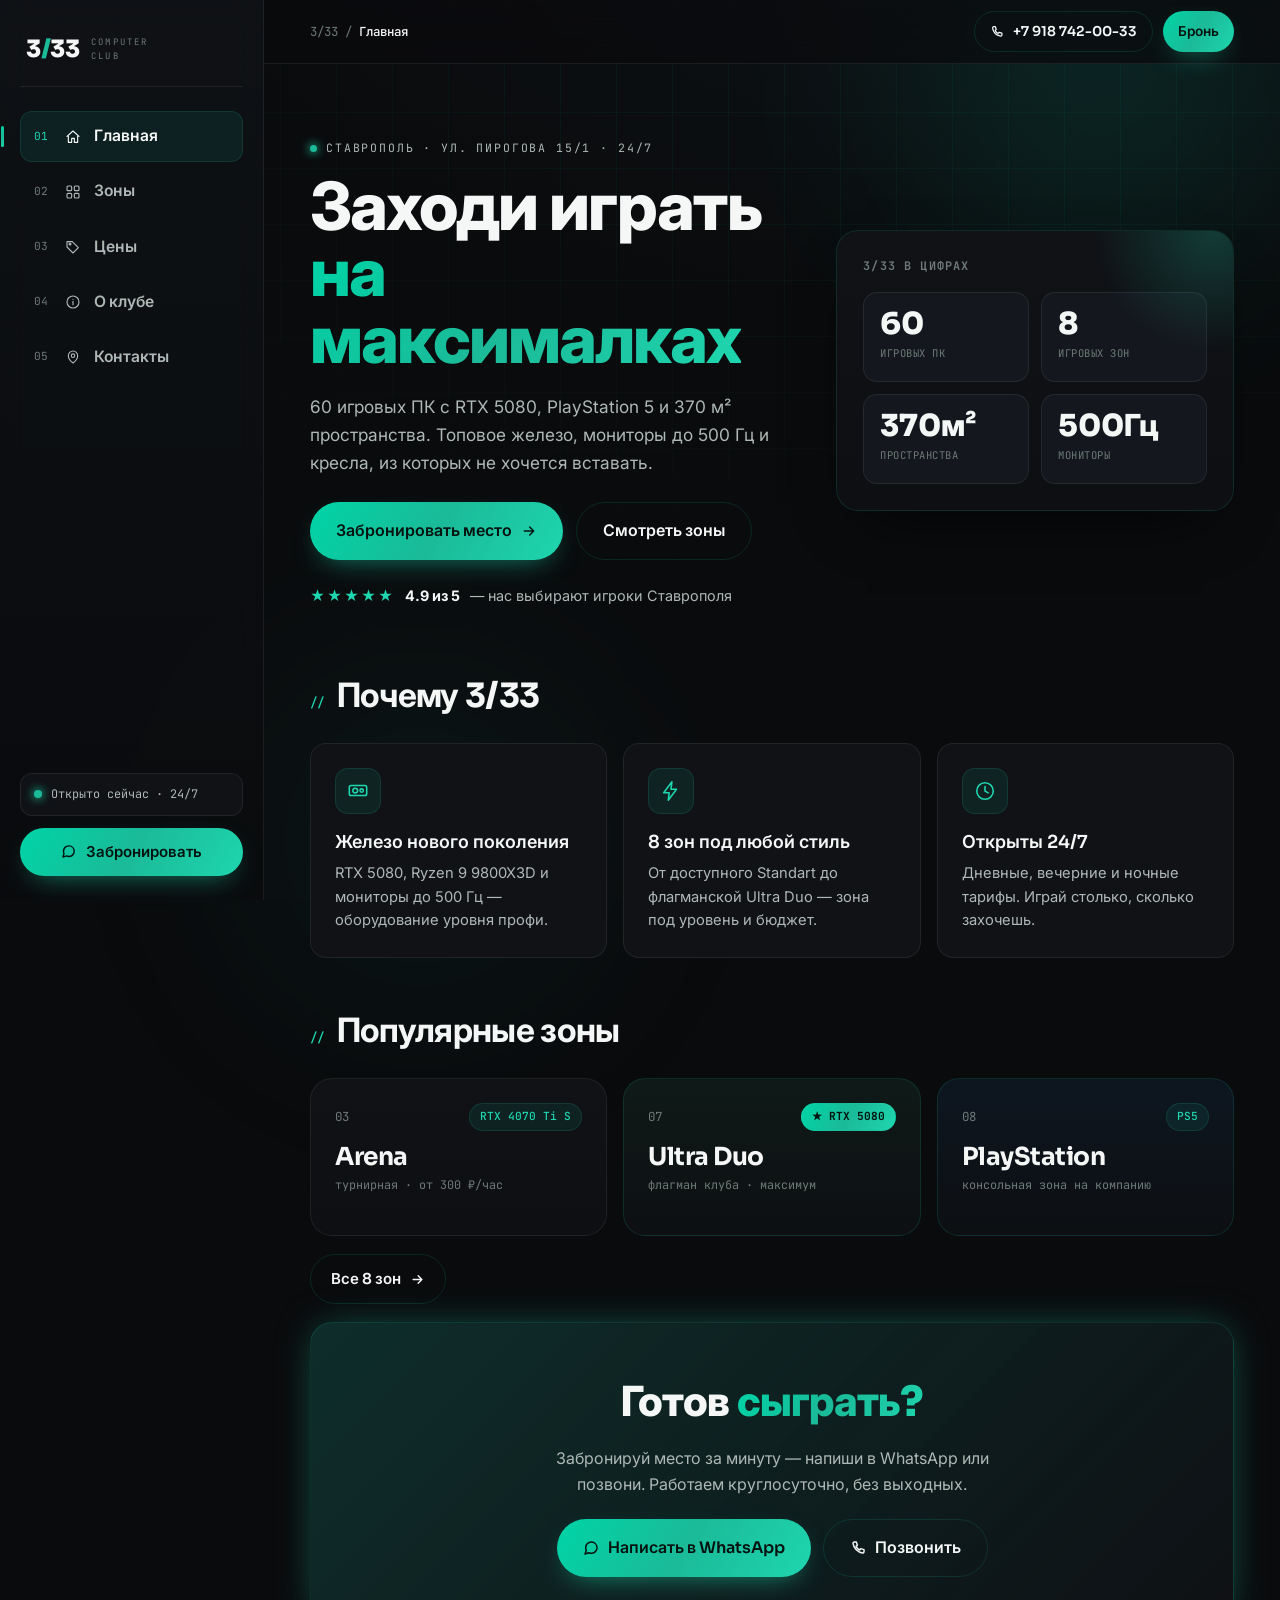
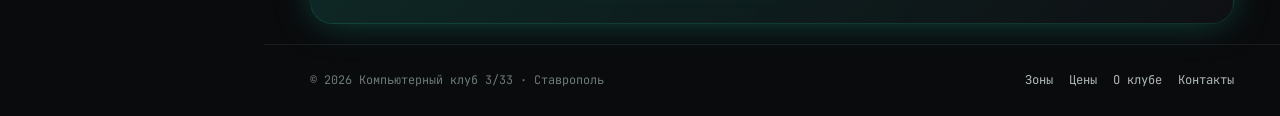
<file: kk333-v2.html>
<!DOCTYPE html>
<html lang="ru">
<head>
<script>document.documentElement.classList.add('js');</script>
<meta charset="UTF-8" />
<meta name="viewport" content="width=device-width, initial-scale=1.0" />
<title>3/33 — киберспорт-клуб в Ставрополе</title>
<meta name="description" content="Компьютерный клуб 3/33 в Ставрополе: 60 ПК с RTX 5080, PlayStation 5, 8 игровых зон, 370 м². Мониторы до 500 Гц, работаем 24/7. Бронь без предоплаты." />
<meta name="theme-color" content="#0a0b0d" />
<meta property="og:title" content="3/33 — киберспорт-клуб в Ставрополе" />
<meta property="og:description" content="60 ПК с RTX 5080, PS5, 8 зон, 370 м². Мониторы до 500 Гц, 24/7." />
<meta property="og:type" content="website" />
<link rel="icon" href="data:image/svg+xml,%3Csvg%20xmlns='http://www.w3.org/2000/svg'%20viewBox='0%200%2064%2064'%3E%3Crect%20width='64'%20height='64'%20rx='15'%20fill='%230a0b0d'/%3E%3Crect%20x='1.5'%20y='1.5'%20width='61'%20height='61'%20rx='13.5'%20fill='none'%20stroke='%231bba98'%20stroke-opacity='.4'%20stroke-width='1.5'/%3E%3Ctext%20x='32'%20y='34'%20font-family='Arial'%20font-size='25'%20font-weight='700'%20text-anchor='middle'%20dominant-baseline='central'%20fill='%231ed6af'%3E3/33%3C/text%3E%3C/svg%3E" type="image/svg+xml" />
<link rel="preconnect" href="https://fonts.googleapis.com" />
<link rel="preconnect" href="https://fonts.gstatic.com" crossorigin />
<link href="https://fonts.googleapis.com/css2?family=Sora:wght@400;500;600;700;800&family=Inter:wght@400;500;600;700&family=JetBrains+Mono:wght@400;500;700&display=swap" rel="stylesheet" />
<style>
/* ============================================================
   3/33 — Computer Club · Ставрополь
   VARIANT 2 — dark emerald, multi-page SPA (sidebar dashboard)
   Palette from the base brand: near-black + emerald/teal.
   Type: Sora (display) + Inter (body) + JetBrains Mono (detail).
   ============================================================ */
:root{
  --bg:#0a0b0d; --bg-2:#0d0f12; --surface:#101216; --surface-2:#14181e; --surface-3:#181d24;
  --acc:#1bba98; --acc-2:#00d4a7; --acc-3:#1ed6af; --acc-deep:#128778;
  --text:#f4f7f6; --text-2:#aeb8b5; --text-3:#6d7a76;
  --line:rgba(27,186,152,.16); --line-2:rgba(255,255,255,.07);
  --grad:linear-gradient(120deg,var(--acc-2),var(--acc) 50%,var(--acc-3));
  --glow:0 0 38px -8px rgba(27,186,152,.5);
  --shadow:0 26px 60px -30px rgba(0,0,0,.9);
  --ease:cubic-bezier(.22,.61,.36,1);
  --r:16px; --r-lg:22px; --side:264px;
  --font:"Inter",system-ui,-apple-system,"Segoe UI",Arial,sans-serif;
  --disp:"Sora",var(--font);
  --mono:"JetBrains Mono",ui-monospace,monospace;
}
*,*::before,*::after{ box-sizing:border-box; margin:0; padding:0; }
html{ -webkit-text-size-adjust:100%; }
body{ font-family:var(--font); background:var(--bg); color:var(--text); line-height:1.6; overflow-x:hidden; font-weight:400; }
img,svg{ display:block; max-width:100%; }
a{ color:inherit; text-decoration:none; }
ul{ list-style:none; }
button{ font:inherit; color:inherit; background:none; border:none; cursor:pointer; }
::selection{ background:var(--acc); color:#04130f; }
.ic{ width:1em; height:1em; fill:none; stroke:currentColor; stroke-width:1.7; stroke-linecap:round; stroke-linejoin:round; }
.grad{ background:var(--grad); -webkit-background-clip:text; background-clip:text; -webkit-text-fill-color:transparent; color:transparent; }
.mono{ font-family:var(--mono); }

/* ---------- background decor ---------- */
.bg{ position:fixed; inset:0; z-index:-2; background:radial-gradient(120% 80% at 80% -10%,#0e1417,var(--bg) 55%); }
.bg::before{ content:""; position:absolute; inset:0; background-image:linear-gradient(rgba(27,186,152,.05) 1px,transparent 1px),linear-gradient(90deg,rgba(27,186,152,.05) 1px,transparent 1px); background-size:56px 56px; -webkit-mask-image:radial-gradient(110% 90% at 70% 0%,#000 30%,transparent 80%); mask-image:radial-gradient(110% 90% at 70% 0%,#000 30%,transparent 80%); }
.bg__glow{ position:absolute; width:520px; height:520px; border-radius:50%; filter:blur(100px); opacity:.45; }
.bg__glow--1{ top:-180px; right:-80px; background:radial-gradient(circle,rgba(0,212,167,.4),transparent 70%); }
.bg__glow--2{ bottom:-200px; left:160px; background:radial-gradient(circle,rgba(18,135,120,.3),transparent 70%); }

/* ---------- shell / sidebar ---------- */
.shell{ min-height:100vh; }
.side{ position:fixed; top:0; left:0; bottom:0; width:var(--side); z-index:40;
  display:flex; flex-direction:column; gap:18px; padding:24px 20px;
  background:linear-gradient(180deg,rgba(16,18,22,.9),rgba(10,11,13,.92)); border-right:1px solid var(--line-2); backdrop-filter:blur(14px); }
.brand{ display:flex; align-items:center; gap:12px; padding:6px 6px 18px; border-bottom:1px solid var(--line-2); }
.brand__mark{ font-family:var(--disp); font-weight:800; font-size:1.5rem; letter-spacing:-.02em; }
.brand__mark i{ color:var(--acc); font-style:normal; }
.brand__sub{ font-family:var(--mono); font-size:.56rem; letter-spacing:.24em; text-transform:uppercase; color:var(--text-3); }
.side__nav{ display:flex; flex-direction:column; gap:4px; margin-top:6px; }
.side__nav a{ display:flex; align-items:center; gap:13px; padding:12px 13px; border-radius:12px; color:var(--text-2);
  border:1px solid transparent; transition:.2s var(--ease); position:relative; }
.side__nav a .n{ font-family:var(--mono); font-size:.7rem; color:var(--text-3); width:18px; }
.side__nav a .t{ font-family:var(--disp); font-weight:600; font-size:.98rem; }
.side__nav a:hover{ color:var(--text); background:var(--surface-2); }
.side__nav a.is-active{ color:var(--text); background:rgba(27,186,152,.1); border-color:var(--line); }
.side__nav a.is-active .n{ color:var(--acc-3); }
.side__nav a.is-active::before{ content:""; position:absolute; left:-20px; top:14px; bottom:14px; width:3px; border-radius:3px; background:var(--grad); }
.side__foot{ margin-top:auto; display:flex; flex-direction:column; gap:12px; }
.side__status{ display:flex; align-items:center; gap:9px; font-family:var(--mono); font-size:.74rem; color:var(--text-2); padding:11px 13px; border:1px solid var(--line-2); border-radius:12px; background:var(--surface); }
.dot{ width:8px; height:8px; border-radius:50%; background:var(--acc); box-shadow:0 0 10px 1px var(--acc); animation:pulse 2.4s var(--ease) infinite; }
@keyframes pulse{ 0%,100%{ opacity:1; transform:scale(1);} 50%{ opacity:.4; transform:scale(.7);} }

/* ---------- buttons ---------- */
.btn{ display:inline-flex; align-items:center; gap:9px; font-family:var(--disp); font-weight:600; font-size:.94rem;
  padding:12px 20px; border-radius:999px; background:var(--grad); color:#04130f; white-space:nowrap;
  box-shadow:0 10px 28px -12px rgba(27,186,152,.75); transition:transform .22s var(--ease), box-shadow .22s var(--ease), filter .22s; }
.btn:hover{ transform:translateY(-2px); box-shadow:0 16px 34px -12px rgba(27,186,152,.9); filter:brightness(1.05); }
.btn .ic{ stroke-width:2.2; }
.btn--ghost{ background:transparent; color:var(--text); border:1px solid var(--line); box-shadow:none; }
.btn--ghost:hover{ border-color:var(--acc); background:rgba(27,186,152,.08); box-shadow:var(--glow); }
.btn--sm{ padding:9px 15px; font-size:.85rem; }
.btn--lg{ padding:15px 26px; font-size:1rem; }
.btn--block{ width:100%; justify-content:center; }

/* ---------- main / topbar ---------- */
.main{ margin-left:var(--side); min-height:100vh; display:flex; flex-direction:column; }
.topbar{ position:sticky; top:0; z-index:30; display:flex; align-items:center; gap:14px; height:64px; padding:0 clamp(18px,4vw,46px);
  background:rgba(10,11,13,.72); backdrop-filter:blur(14px); border-bottom:1px solid var(--line-2); }
.topbar__crumb{ font-family:var(--mono); font-size:.78rem; color:var(--text-3); }
.topbar__crumb b{ color:var(--text); font-weight:500; }
.topbar__cta{ margin-left:auto; display:flex; gap:10px; }
.topbar__logo{ display:none; align-items:center; gap:9px; font-family:var(--disp); font-weight:800; font-size:1.2rem; }
.topbar__logo i{ color:var(--acc); font-style:normal; }
.burger{ display:none; margin-left:auto; width:44px; height:44px; border:1px solid var(--line-2); border-radius:11px; background:var(--surface);
  flex-direction:column; align-items:center; justify-content:center; gap:5px; }
.burger span{ width:20px; height:2px; background:var(--text); border-radius:2px; transition:.25s var(--ease); }
.burger[aria-expanded="true"] span:nth-child(1){ transform:translateY(7px) rotate(45deg); }
.burger[aria-expanded="true"] span:nth-child(2){ opacity:0; }
.burger[aria-expanded="true"] span:nth-child(3){ transform:translateY(-7px) rotate(-45deg); }

.wrap{ width:min(100% - clamp(36px,8vw,92px), 1080px); margin-inline:auto; }
.foot{ margin-top:auto; border-top:1px solid var(--line-2); padding:26px 0; }
.foot__in{ display:flex; flex-wrap:wrap; gap:14px; align-items:center; justify-content:space-between; }
.foot__cp{ font-family:var(--mono); font-size:.74rem; color:var(--text-3); }
.foot__nav{ display:flex; gap:16px; }
.foot__nav a{ font-family:var(--mono); font-size:.76rem; color:var(--text-2); }
.foot__nav a:hover{ color:var(--acc-3); }

/* ---------- pages / routing ---------- */
.page{ padding:clamp(34px,5vw,60px) 0 20px; }
.js .page{ display:none; }
.js .page.is-active{ display:block; }
.js .page.is-active > *{ animation:rise .5s var(--ease) both; }
.js .page.is-active > *:nth-child(2){ animation-delay:.05s; }
.js .page.is-active > *:nth-child(3){ animation-delay:.1s; }
.js .page.is-active > *:nth-child(4){ animation-delay:.15s; }
.js .page.is-active > *:nth-child(5){ animation-delay:.2s; }
.js .page.is-active > *:nth-child(n+6){ animation-delay:.25s; }
@keyframes rise{ from{ opacity:0; transform:translateY(16px);} to{ opacity:1; transform:none;} }

/* ---------- page header ---------- */
.phead{ margin-bottom:34px; }
.eyebrow{ display:inline-flex; align-items:center; gap:9px; font-family:var(--mono); font-size:.72rem; letter-spacing:.16em; text-transform:uppercase; color:var(--text-2); margin-bottom:16px; }
.eyebrow .dot{ width:7px; height:7px; }
.phead h1{ font-family:var(--disp); font-weight:800; font-size:clamp(2.1rem,5vw,3.7rem); line-height:1.02; letter-spacing:-.025em; }
.phead p{ color:var(--text-2); max-width:580px; margin-top:14px; font-size:1.04rem; }
.secttl{ font-family:var(--disp); font-weight:700; font-size:clamp(1.5rem,3vw,2.1rem); letter-spacing:-.02em; margin:46px 0 20px; display:flex; align-items:baseline; gap:12px; }
.secttl .n{ font-family:var(--mono); font-size:.8rem; color:var(--acc-3); font-weight:500; }

/* ---------- hero (home) ---------- */
.hero{ display:grid; grid-template-columns:1.1fr .9fr; gap:40px; align-items:center; padding:10px 0 16px; }
.hero h1{ font-family:var(--disp); font-weight:800; font-size:clamp(2.4rem,5.2vw,4.4rem); line-height:1; letter-spacing:-.03em; }
.hero p{ color:var(--text-2); max-width:480px; margin:20px 0 26px; font-size:1.08rem; }
.hero__cta{ display:flex; flex-wrap:wrap; gap:13px; margin-bottom:24px; }
.hero__rate{ display:flex; align-items:center; gap:10px; font-size:.9rem; color:var(--text-2); }
.hero__rate .s{ color:var(--acc-3); letter-spacing:2px; }
.hero__rate b{ color:var(--text); }
.hero__panel{ background:linear-gradient(180deg,var(--surface),var(--bg-2)); border:1px solid var(--line); border-radius:var(--r-lg); padding:26px; box-shadow:var(--shadow); position:relative; overflow:hidden; }
.hero__panel::after{ content:""; position:absolute; width:240px; height:240px; border-radius:50%; top:-120px; right:-100px; background:radial-gradient(circle,rgba(27,186,152,.25),transparent 70%); }
.hero__panel h3{ font-family:var(--mono); font-size:.74rem; text-transform:uppercase; letter-spacing:.1em; color:var(--text-3); margin-bottom:16px; position:relative; }
.hero__stats{ display:grid; grid-template-columns:1fr 1fr; gap:12px; position:relative; }
.hero__stats li{ background:var(--surface-2); border:1px solid var(--line-2); border-radius:14px; padding:16px; }
.hero__stats b{ font-family:var(--disp); font-weight:800; font-size:1.9rem; display:block; line-height:1; }
.hero__stats span{ font-family:var(--mono); font-size:.66rem; text-transform:uppercase; letter-spacing:.05em; color:var(--text-3); }

/* ---------- generic grids + cards ---------- */
.grid{ display:grid; gap:16px; }
.g2{ grid-template-columns:repeat(2,1fr); }
.g3{ grid-template-columns:repeat(3,1fr); }
.g4{ grid-template-columns:repeat(4,1fr); }
.card{ background:var(--surface); border:1px solid var(--line-2); border-radius:var(--r); padding:24px; transition:transform .3s var(--ease), border-color .3s, box-shadow .3s; }
.card:hover{ transform:translateY(-5px); border-color:var(--line); box-shadow:var(--shadow); }
.card__ic{ width:46px; height:46px; border-radius:13px; background:rgba(27,186,152,.1); border:1px solid var(--line); display:grid; place-items:center; margin-bottom:14px; }
.card__ic .ic{ width:22px; height:22px; color:var(--acc-3); }
.card h3{ font-family:var(--disp); font-weight:600; font-size:1.12rem; margin-bottom:6px; }
.card p{ color:var(--text-2); font-size:.92rem; }

/* ---------- zone cards ---------- */
.zone{ background:linear-gradient(180deg,var(--surface),var(--bg-2)); border:1px solid var(--line-2); border-radius:var(--r-lg); padding:24px; position:relative; overflow:hidden; transition:transform .3s var(--ease), border-color .3s, box-shadow .3s; }
.zone:hover{ transform:translateY(-5px); border-color:var(--line); box-shadow:var(--shadow); }
.zone__top{ display:flex; align-items:center; justify-content:space-between; margin-bottom:6px; }
.zone__num{ font-family:var(--mono); font-size:.78rem; color:var(--text-3); }
.zone__gpu{ font-family:var(--mono); font-size:.7rem; font-weight:500; color:var(--acc-3); background:rgba(27,186,152,.1); border:1px solid var(--line); padding:4px 10px; border-radius:999px; }
.zone__gpu--hot{ color:#04130f; background:var(--grad); border-color:transparent; font-weight:700; }
.zone h3{ font-family:var(--disp); font-weight:700; font-size:1.55rem; letter-spacing:-.02em; }
.zone__tag{ font-family:var(--mono); font-size:.74rem; color:var(--text-3); margin-bottom:16px; }
.zone__specs{ display:grid; gap:8px; padding-top:14px; border-top:1px solid var(--line-2); }
.zone__specs li{ display:flex; justify-content:space-between; gap:14px; font-size:.88rem; }
.zone__specs span{ font-family:var(--mono); font-size:.68rem; text-transform:uppercase; color:var(--text-3); white-space:nowrap; }
.zone__specs b{ font-weight:600; text-align:right; }
.zone--flag{ background:linear-gradient(180deg,#0f1a18,var(--bg-2)); border-color:var(--line); }
.zone--ps{ background:linear-gradient(180deg,#0d1620,var(--bg-2)); border-color:var(--line); }
.zone__games{ display:grid; gap:8px; padding-top:14px; border-top:1px solid var(--line-2); }
.zone__game{ display:flex; align-items:center; gap:11px; background:var(--surface-2); border:1px solid var(--line-2); border-radius:11px; padding:9px 12px; }
.zone__game .gn{ font-family:var(--mono); font-size:.74rem; color:var(--acc-3); }
.zone__game .gt{ font-family:var(--disp); font-weight:600; flex:1; }
.zone__game .gg{ font-family:var(--mono); font-size:.66rem; text-transform:uppercase; color:var(--text-3); }

/* ---------- prices ---------- */
.price{ display:flex; flex-direction:column; background:var(--surface); border:1px solid var(--line-2); border-radius:var(--r-lg); padding:24px; position:relative; transition:transform .3s var(--ease), border-color .3s, box-shadow .3s; }
.price:hover{ transform:translateY(-5px); border-color:var(--line); box-shadow:var(--shadow); }
.price--feat{ background:linear-gradient(180deg,#0f1a18,var(--surface)); border-color:var(--line); }
.price__flag{ position:absolute; top:-10px; right:18px; font-family:var(--mono); font-size:.62rem; font-weight:700; text-transform:uppercase; letter-spacing:.08em; color:#04130f; background:var(--grad); padding:5px 11px; border-radius:999px; }
.price__name{ font-family:var(--mono); font-size:.8rem; text-transform:uppercase; color:var(--text-2); min-height:2.4em; }
.price__big{ font-family:var(--disp); font-weight:800; font-size:2.5rem; line-height:1; margin:8px 0 18px; }
.price__big small{ font-family:var(--mono); font-size:.78rem; font-weight:400; color:var(--text-3); }
.price ul{ display:grid; gap:10px; margin-bottom:20px; }
.price li{ display:flex; align-items:center; gap:10px; font-size:.92rem; color:var(--text-2); }
.price li .ic{ color:var(--acc); stroke-width:2.4; flex-shrink:0; }
.price .btn{ margin-top:auto; }

/* ---------- offers ---------- */
.offer{ position:relative; overflow:hidden; background:var(--surface); border:1px solid var(--line-2); border-radius:var(--r-lg); padding:26px; transition:transform .3s var(--ease), border-color .3s, box-shadow .3s; }
.offer:hover{ transform:translateY(-5px); border-color:var(--line); box-shadow:var(--shadow); }
.offer__big{ font-family:var(--disp); font-weight:800; font-size:2.1rem; line-height:1; margin-bottom:8px; }
.offer__big span{ font-family:var(--mono); font-size:.9rem; font-weight:400; color:var(--text-3); }
.offer h3{ font-family:var(--disp); font-weight:600; font-size:1.1rem; margin-bottom:6px; }
.offer p{ color:var(--text-2); font-size:.9rem; }
.offer__badge{ display:inline-block; font-family:var(--mono); font-size:.64rem; text-transform:uppercase; letter-spacing:.06em; color:var(--acc-3); background:rgba(27,186,152,.1); border:1px solid var(--line); padding:4px 10px; border-radius:999px; margin-bottom:14px; }

/* ---------- reviews ---------- */
.review{ display:flex; flex-direction:column; gap:12px; background:var(--surface); border:1px solid var(--line-2); border-radius:var(--r); padding:24px; }
.review .s{ color:var(--acc-3); letter-spacing:2px; }
.review p{ color:var(--text-2); font-size:.94rem; flex:1; }
.review__who{ display:flex; align-items:center; gap:12px; padding-top:14px; border-top:1px solid var(--line-2); }
.review__av{ width:40px; height:40px; border-radius:50%; background:var(--grad); display:grid; place-items:center; font-family:var(--disp); font-weight:700; color:#04130f; }
.review__who b{ display:block; font-size:.92rem; }
.review__who span{ font-family:var(--mono); font-size:.68rem; color:var(--text-3); }

/* ---------- info / contacts ---------- */
.split{ display:grid; grid-template-columns:1fr 1fr; gap:20px; align-items:start; }
.clist{ display:grid; gap:12px; }
.clist a,.clist div{ display:flex; align-items:center; gap:15px; background:var(--surface); border:1px solid var(--line-2); border-radius:14px; padding:16px 18px; transition:.25s var(--ease); }
.clist a:hover{ border-color:var(--acc); transform:translateY(-2px); }
.clist .ic{ width:24px; height:24px; color:var(--acc-3); flex-shrink:0; }
.clist span{ display:block; font-family:var(--mono); font-size:.66rem; text-transform:uppercase; color:var(--text-3); }
.clist b{ font-weight:600; }
.csoc{ display:flex; gap:10px; flex-wrap:wrap; margin-top:4px; }
.cmap{ position:relative; min-height:320px; border-radius:var(--r-lg); border:1px solid var(--line); overflow:hidden; display:grid; place-content:center; gap:12px; text-align:center; padding:30px;
  background:radial-gradient(120% 120% at 70% 20%,#0f1a18,var(--bg-2)); }
.cmap::before{ content:""; position:absolute; inset:0; background-image:linear-gradient(rgba(27,186,152,.1) 1px,transparent 1px),linear-gradient(90deg,rgba(27,186,152,.1) 1px,transparent 1px); background-size:30px 30px; }
.cmap .ic{ width:50px; height:50px; color:var(--acc-3); margin-inline:auto; position:relative; }
.cmap b{ font-family:var(--disp); font-weight:600; position:relative; }

/* ---------- steps ---------- */
.steps{ counter-reset:s; display:grid; gap:14px; }
.step{ display:flex; gap:18px; align-items:flex-start; background:var(--surface); border:1px solid var(--line-2); border-radius:var(--r); padding:20px 22px; }
.step__n{ font-family:var(--disp); font-weight:800; font-size:1.4rem; color:var(--acc-3); background:rgba(27,186,152,.1); border:1px solid var(--line); width:46px; height:46px; border-radius:12px; display:grid; place-items:center; flex-shrink:0; }
.step h3{ font-family:var(--disp); font-weight:600; font-size:1.1rem; margin-bottom:3px; }
.step p{ color:var(--text-2); font-size:.92rem; }

/* ---------- callout band ---------- */
.band{ position:relative; overflow:hidden; background:linear-gradient(135deg,rgba(0,212,167,.14),rgba(13,15,18,.6)),var(--surface); border:1px solid var(--line); border-radius:var(--r-lg); padding:clamp(28px,4vw,46px); text-align:center; box-shadow:var(--glow); margin-top:18px; }
.band h2{ font-family:var(--disp); font-weight:800; font-size:clamp(1.7rem,4vw,2.6rem); letter-spacing:-.02em; margin-bottom:10px; }
.band p{ color:var(--text-2); max-width:500px; margin:0 auto 22px; }
.band__cta{ display:flex; gap:12px; justify-content:center; flex-wrap:wrap; }

.note{ display:flex; align-items:center; gap:10px; justify-content:center; margin-top:20px; font-family:var(--mono); font-size:.8rem; color:var(--text-3); }
.note .ic{ color:var(--acc); }

/* ---------- mobile menu overlay ---------- */
.scrim{ position:fixed; inset:0; z-index:45; background:rgba(5,6,7,.6); backdrop-filter:blur(4px); opacity:0; visibility:hidden; transition:.3s var(--ease); }
.scrim.open{ opacity:1; visibility:visible; }

/* ---------- responsive ---------- */
@media (max-width:1100px){ .hero{ grid-template-columns:1fr; gap:28px; } .g4{ grid-template-columns:repeat(2,1fr); } }
@media (max-width:960px){
  :root{ --side:280px; }
  .side{ transform:translateX(-100%); transition:transform .32s var(--ease); box-shadow:var(--shadow); }
  .side.open{ transform:translateX(0); }
  .main{ margin-left:0; }
  .burger{ display:flex; }
  .topbar__logo{ display:flex; }
  .topbar__crumb,.topbar__cta{ display:none; }
  .g3,.split{ grid-template-columns:1fr 1fr; }
}
@media (max-width:640px){
  .g2,.g3,.g4,.split{ grid-template-columns:1fr; }
  .hero__stats{ grid-template-columns:1fr 1fr; }
}
@media (max-width:480px){
  .wrap{ width:min(100% - 28px,1080px); }
  .hero__cta .btn,.band__cta .btn{ flex:1 1 100%; justify-content:center; }
  .card,.zone,.price,.offer,.review{ padding:18px; }
  .price__big{ font-size:2.2rem; }
  .foot__in{ flex-direction:column; align-items:flex-start; }
}
@media (prefers-reduced-motion:reduce){
  .js .page.is-active > *{ animation:none; }
  .dot{ animation:none; }
}
</style>
</head>
<body>

<!-- ===== icon sprite ===== -->
<svg width="0" height="0" style="position:absolute" aria-hidden="true"><defs>
<symbol id="i-home" viewBox="0 0 24 24"><path d="M3 11 12 3l9 8M5 10v10h5v-6h4v6h5V10"/></symbol>
<symbol id="i-grid" viewBox="0 0 24 24"><rect x="3" y="3" width="7" height="7" rx="1.5"/><rect x="14" y="3" width="7" height="7" rx="1.5"/><rect x="3" y="14" width="7" height="7" rx="1.5"/><rect x="14" y="14" width="7" height="7" rx="1.5"/></symbol>
<symbol id="i-tag" viewBox="0 0 24 24"><path d="M3 12V4h8l9 9-8 8-9-9Z"/><circle cx="7.5" cy="7.5" r="1.4"/></symbol>
<symbol id="i-info" viewBox="0 0 24 24"><circle cx="12" cy="12" r="9"/><path d="M12 11v5M12 8h.01"/></symbol>
<symbol id="i-pin" viewBox="0 0 24 24"><path d="M12 21s7-5.5 7-11a7 7 0 1 0-14 0c0 5.5 7 11 7 11Z"/><circle cx="12" cy="10" r="2.6"/></symbol>
<symbol id="i-cpu" viewBox="0 0 24 24"><rect x="7" y="7" width="10" height="10" rx="1.5"/><rect x="9.5" y="9.5" width="5" height="5" rx="1"/><path d="M9 3v2M12 3v2M15 3v2M9 19v2M12 19v2M15 19v2M3 9h2M3 12h2M3 15h2M19 9h2M19 12h2M19 15h2"/></symbol>
<symbol id="i-gpu" viewBox="0 0 24 24"><rect x="2.5" y="6" width="19" height="11" rx="2"/><circle cx="9" cy="11.5" r="2.6"/><circle cx="16" cy="11.5" r="1.8"/></symbol>
<symbol id="i-mon" viewBox="0 0 24 24"><rect x="2.5" y="3.5" width="19" height="13" rx="2"/><path d="M9 20.5h6M12 16.5v4"/></symbol>
<symbol id="i-mouse" viewBox="0 0 24 24"><rect x="6" y="3" width="12" height="18" rx="6"/><path d="M12 6.5v4"/></symbol>
<symbol id="i-chair" viewBox="0 0 24 24"><path d="M7 4h10M7 4v8M17 4v8M6 12h12M8 12l-1 4M16 12l1 4M9 20v-4M15 20v-4M9 16h6"/></symbol>
<symbol id="i-head" viewBox="0 0 24 24"><path d="M4 13v-1a8 8 0 0 1 16 0v1"/><rect x="3" y="12.5" width="3.5" height="6" rx="1.4"/><rect x="17.5" y="12.5" width="3.5" height="6" rx="1.4"/></symbol>
<symbol id="i-pad" viewBox="0 0 24 24"><path d="M8 8h8a5 5 0 0 1 5 5l.5 4a2.2 2.2 0 0 1-4.2 1l-1.3-2.5H8l-1.3 2.5a2.2 2.2 0 0 1-4.2-1L3 13a5 5 0 0 1 5-5Z"/><path d="M7 12.5h2.5M8.25 11.25v2.5M15 12h.01M17.5 13.5h.01"/></symbol>
<symbol id="i-bolt" viewBox="0 0 24 24"><path d="M13 2 4 14h6l-1 8 9-12h-6l1-8Z"/></symbol>
<symbol id="i-clock" viewBox="0 0 24 24"><circle cx="12" cy="12" r="9"/><path d="M12 7v5l3.5 2"/></symbol>
<symbol id="i-phone" viewBox="0 0 24 24"><path d="M6.5 3h3l1.5 5-2 1.5a12 12 0 0 0 5.5 5.5l1.5-2 5 1.5v3a2 2 0 0 1-2.2 2A17 17 0 0 1 4.5 5.2 2 2 0 0 1 6.5 3Z"/></symbol>
<symbol id="i-arrow" viewBox="0 0 24 24"><path d="M5 12h14M13 6l6 6-6 6"/></symbol>
<symbol id="i-check" viewBox="0 0 24 24"><path d="M4 12.5 9 17.5 20 6.5"/></symbol>
<symbol id="i-chat" viewBox="0 0 24 24"><path d="M21 11.5a8.38 8.38 0 0 1-.9 3.8 8.5 8.5 0 0 1-7.6 4.7 8.38 8.38 0 0 1-3.8-.9L3 21l1.9-5.7a8.38 8.38 0 0 1-.9-3.8 8.5 8.5 0 0 1 4.7-7.6 8.38 8.38 0 0 1 3.8-.9h.5a8.48 8.48 0 0 1 8 8v.5Z"/></symbol>
<symbol id="i-users" viewBox="0 0 24 24"><circle cx="9" cy="8" r="3.2"/><path d="M3.5 20a5.5 5.5 0 0 1 11 0M16 5.5a3.2 3.2 0 0 1 0 6.2M17.5 14.2A5.5 5.5 0 0 1 20.5 20"/></symbol>
<symbol id="i-tv" viewBox="0 0 24 24"><rect x="2.5" y="5" width="19" height="12" rx="2"/><path d="M8 20.5h8M9 5 12 2l3 3"/></symbol>
<symbol id="i-gift" viewBox="0 0 24 24"><rect x="3" y="8" width="18" height="4" rx="1"/><path d="M5 12v9h14v-9M12 8v13M12 8S10.5 3.5 8 4.5 9 8 12 8Zm0 0s1.5-4.5 4-3.5S15 8 12 8Z"/></symbol>
<symbol id="i-shield" viewBox="0 0 24 24"><path d="M12 3 5 6v5c0 4.5 3 8 7 10 4-2 7-5.5 7-10V6l-7-3Z"/><path d="M9 12l2 2 4-4"/></symbol>
</defs></svg>

<div class="bg" aria-hidden="true"><div class="bg__glow bg__glow--1"></div><div class="bg__glow bg__glow--2"></div></div>

<div class="shell">

  <!-- ===== sidebar ===== -->
  <aside class="side" id="side">
    <a href="#home" class="brand">
      <span class="brand__mark">3<i>/</i>33</span>
      <span class="brand__sub">computer<br>club</span>
    </a>
    <nav class="side__nav" id="nav">
      <a href="#home"><span class="n">01</span><svg class="ic"><use href="#i-home"/></svg><span class="t">Главная</span></a>
      <a href="#zones"><span class="n">02</span><svg class="ic"><use href="#i-grid"/></svg><span class="t">Зоны</span></a>
      <a href="#prices"><span class="n">03</span><svg class="ic"><use href="#i-tag"/></svg><span class="t">Цены</span></a>
      <a href="#about"><span class="n">04</span><svg class="ic"><use href="#i-info"/></svg><span class="t">О клубе</span></a>
      <a href="#contacts"><span class="n">05</span><svg class="ic"><use href="#i-pin"/></svg><span class="t">Контакты</span></a>
    </nav>
    <div class="side__foot">
      <div class="side__status"><span class="dot"></span> Открыто сейчас · 24/7</div>
      <a href="https://wa.me/79187420033?text=Здравствуйте!%20Хочу%20забронировать%20место%20в%203/33" target="_blank" rel="noopener" class="btn btn--block"><svg class="ic"><use href="#i-chat"/></svg> Забронировать</a>
    </div>
  </aside>
  <div class="scrim" id="scrim"></div>

  <!-- ===== main ===== -->
  <div class="main">
    <div class="topbar">
      <a href="#home" class="topbar__logo">3<i>/</i>33</a>
      <div class="topbar__crumb">3/33 / <b id="crumb">Главная</b></div>
      <div class="topbar__cta">
        <a href="tel:+79187420033" class="btn btn--ghost btn--sm"><svg class="ic"><use href="#i-phone"/></svg> +7 918 742-00-33</a>
        <a href="https://wa.me/79187420033" target="_blank" rel="noopener" class="btn btn--sm">Бронь</a>
      </div>
      <button class="burger" id="burger" aria-label="Меню" aria-expanded="false"><span></span><span></span><span></span></button>
    </div>

    <div class="wrap" style="flex:1;">

      <!-- ===================== HOME ===================== -->
      <section class="page" id="page-home">
        <div class="hero">
          <div>
            <span class="eyebrow"><span class="dot"></span> Ставрополь · ул. Пирогова 15/1 · 24/7</span>
            <h1>Заходи играть <span class="grad">на максималках</span></h1>
            <p>60 игровых ПК с RTX 5080, PlayStation 5 и 370 м² пространства. Топовое железо, мониторы до 500 Гц и кресла, из которых не хочется вставать.</p>
            <div class="hero__cta">
              <a href="https://wa.me/79187420033?text=Здравствуйте!%20Хочу%20забронировать%20место%20в%203/33" target="_blank" rel="noopener" class="btn btn--lg">Забронировать место <svg class="ic"><use href="#i-arrow"/></svg></a>
              <a href="#zones" class="btn btn--ghost btn--lg">Смотреть зоны</a>
            </div>
            <div class="hero__rate"><span class="s">★★★★★</span> <b>4.9 из 5</b> — нас выбирают игроки Ставрополя</div>
          </div>
          <div class="hero__panel">
            <h3>3/33 в цифрах</h3>
            <ul class="hero__stats">
              <li><b>60</b><span>игровых ПК</span></li>
              <li><b>8</b><span>игровых зон</span></li>
              <li><b>370м²</b><span>пространства</span></li>
              <li><b>500Гц</b><span>мониторы</span></li>
            </ul>
          </div>
        </div>

        <h2 class="secttl"><span class="n">//</span> Почему 3/33</h2>
        <div class="grid g3">
          <article class="card"><div class="card__ic"><svg class="ic"><use href="#i-gpu"/></svg></div><h3>Железо нового поколения</h3><p>RTX 5080, Ryzen 9 9800X3D и мониторы до 500 Гц — оборудование уровня профи.</p></article>
          <article class="card"><div class="card__ic"><svg class="ic"><use href="#i-bolt"/></svg></div><h3>8 зон под любой стиль</h3><p>От доступного Standart до флагманской Ultra Duo — зона под уровень и бюджет.</p></article>
          <article class="card"><div class="card__ic"><svg class="ic"><use href="#i-clock"/></svg></div><h3>Открыты 24/7</h3><p>Дневные, вечерние и ночные тарифы. Играй столько, сколько захочешь.</p></article>
        </div>

        <h2 class="secttl"><span class="n">//</span> Популярные зоны</h2>
        <div class="grid g3">
          <article class="zone"><div class="zone__top"><span class="zone__num">03</span><span class="zone__gpu">RTX 4070 Ti S</span></div><h3>Arena</h3><div class="zone__tag">турнирная · от 300 ₽/час</div></article>
          <article class="zone zone--flag"><div class="zone__top"><span class="zone__num">07</span><span class="zone__gpu zone__gpu--hot">★ RTX 5080</span></div><h3>Ultra Duo</h3><div class="zone__tag">флагман клуба · максимум</div></article>
          <article class="zone zone--ps"><div class="zone__top"><span class="zone__num">08</span><span class="zone__gpu">PS5</span></div><h3>PlayStation</h3><div class="zone__tag">консольная зона на компанию</div></article>
        </div>
        <p style="margin-top:18px"><a href="#zones" class="btn btn--ghost">Все 8 зон <svg class="ic"><use href="#i-arrow"/></svg></a></p>

        <div class="band">
          <h2>Готов <span class="grad">сыграть?</span></h2>
          <p>Забронируй место за минуту — напиши в WhatsApp или позвони. Работаем круглосуточно, без выходных.</p>
          <div class="band__cta">
            <a href="https://wa.me/79187420033" target="_blank" rel="noopener" class="btn btn--lg"><svg class="ic"><use href="#i-chat"/></svg> Написать в WhatsApp</a>
            <a href="tel:+79187420033" class="btn btn--ghost btn--lg"><svg class="ic"><use href="#i-phone"/></svg> Позвонить</a>
          </div>
        </div>
      </section>

      <!-- ===================== ZONES ===================== -->
      <section class="page" id="page-zones">
        <div class="phead">
          <span class="eyebrow"><span class="dot"></span> Каталог · 8 зон</span>
          <h1>Выбери свою зону</h1>
          <p>От стартовой Standart до флагманской Ultra Duo с RTX 5080. И отдельная зона PlayStation 5 на компанию.</p>
        </div>
        <div class="grid g2">
          <article class="zone"><div class="zone__top"><span class="zone__num">01</span><span class="zone__gpu">RTX 4060 Ti</span></div><h3>Standart</h3><div class="zone__tag">стартовая · от 220 ₽/час</div>
            <ul class="zone__specs"><li><span>CPU</span><b>Ryzen 7 5700X3D</b></li><li><span>Монитор</span><b>ASUS TUF · 280 Гц</b></li><li><span>Кресло</span><b>METTA Samurai</b></li></ul></article>
          <article class="zone"><div class="zone__top"><span class="zone__num">02</span><span class="zone__gpu">RTX 4070 Ti</span></div><h3>Squadroom</h3><div class="zone__tag">командная комната · 5 ПК</div>
            <ul class="zone__specs"><li><span>CPU</span><b>Ryzen 7 7800X3D</b></li><li><span>Монитор</span><b>MSI · 320 Гц IPS</b></li><li><span>Мышь</span><b>Logitech G Pro 2</b></li></ul></article>
          <article class="zone"><div class="zone__top"><span class="zone__num">03</span><span class="zone__gpu">RTX 4070 Ti S</span></div><h3>Arena</h3><div class="zone__tag">турнирная · от 300 ₽/час</div>
            <ul class="zone__specs"><li><span>CPU</span><b>Ryzen 7 7800X3D</b></li><li><span>Монитор</span><b>MSI · 320 Гц IPS</b></li><li><span>Кресло</span><b>DXRacer Gladiator</b></li></ul></article>
          <article class="zone"><div class="zone__top"><span class="zone__num">04</span><span class="zone__gpu">RTX 4070 Ti S</span></div><h3>BootCamp</h3><div class="zone__tag">тренировочная · pro-setup</div>
            <ul class="zone__specs"><li><span>CPU</span><b>Ryzen 7 7800X3D</b></li><li><span>Наушники</span><b>HyperX Cloud III</b></li><li><span>Кресло</span><b>DXRacer Master</b></li></ul></article>
          <article class="zone"><div class="zone__top"><span class="zone__num">05</span><span class="zone__gpu">OLED 240 Гц</span></div><h3>Duo 51–52</h3><div class="zone__tag">приватная на двоих · от 440 ₽/час</div>
            <ul class="zone__specs"><li><span>GPU</span><b>RTX 4070 Ti Super</b></li><li><span>Монитор</span><b>MSI 27″ · 240 Гц OLED</b></li><li><span>Кресло</span><b>METTA Equalizer</b></li></ul></article>
          <article class="zone"><div class="zone__top"><span class="zone__num">06</span><span class="zone__gpu">500 Гц</span></div><h3>Duo 53–54</h3><div class="zone__tag">приватная на двоих · от 440 ₽/час</div>
            <ul class="zone__specs"><li><span>GPU</span><b>RTX 4070 Ti Super</b></li><li><span>Монитор</span><b>ROG Swift · 500 Гц</b></li><li><span>Мышь</span><b>Logitech G Pro 2</b></li></ul></article>
          <article class="zone zone--flag"><div class="zone__top"><span class="zone__num">07</span><span class="zone__gpu zone__gpu--hot">★ RTX 5080</span></div><h3>Ultra Duo</h3><div class="zone__tag">флагман клуба · максимум мощности</div>
            <ul class="zone__specs"><li><span>CPU</span><b>Ryzen 9 9800X3D</b></li><li><span>Монитор</span><b>MSI · 360 Гц OLED</b></li><li><span>Наушники</span><b>Audeze Maxwell</b></li></ul></article>
          <article class="zone zone--ps"><div class="zone__top"><span class="zone__num">08</span><span class="zone__gpu">PS5</span></div><h3>PlayStation</h3><div class="zone__tag">консольная зона на компанию</div>
            <div class="zone__games">
              <div class="zone__game"><span class="gn">01</span><span class="gt">FC 26</span><span class="gg">футбол</span></div>
              <div class="zone__game"><span class="gn">02</span><span class="gt">UFC 5 / 6</span><span class="gg">бои</span></div>
              <div class="zone__game"><span class="gn">03</span><span class="gt">MK 11 / MK1</span><span class="gg">файтинг</span></div>
            </div></article>
        </div>
        <p class="note"><svg class="ic"><use href="#i-check"/></svg> 6 беспроводных DualSense · Телевизор TCL 65″ · 6 посадочных мест в зоне PlayStation</p>
      </section>

      <!-- ===================== PRICES ===================== -->
      <section class="page" id="page-prices">
        <div class="phead">
          <span class="eyebrow"><span class="dot"></span> Тарифы и акции</span>
          <h1>Понятные цены</h1>
          <p>Почасовая оплата и выгодные пакеты на 3–5 часов, день и ночь. Ночной тариф — с 23:00 до 08:00.</p>
        </div>
        <div class="grid g3">
          <article class="price"><div class="price__name">Standart</div><div class="price__big">220₽<small>/час</small></div>
            <ul><li><svg class="ic"><use href="#i-check"/></svg>3 часа — 530 ₽</li><li><svg class="ic"><use href="#i-check"/></svg>День — 690 ₽</li><li><svg class="ic"><use href="#i-check"/></svg>Ночь — 780 ₽</li></ul>
            <a href="https://wa.me/79187420033" target="_blank" rel="noopener" class="btn btn--ghost btn--block">Бронь</a></article>
          <article class="price price--feat"><span class="price__flag">популярное</span><div class="price__name">Arena · BootCamp · Squadroom</div><div class="price__big">от 300₽<small>/час</small></div>
            <ul><li><svg class="ic"><use href="#i-check"/></svg>5 часов — 790 ₽</li><li><svg class="ic"><use href="#i-check"/></svg>День — 990 ₽</li><li><svg class="ic"><use href="#i-check"/></svg>Ночь — 1090 ₽</li></ul>
            <a href="https://wa.me/79187420033" target="_blank" rel="noopener" class="btn btn--block">Бронь</a></article>
          <article class="price"><div class="price__name">Duo · приватная на двоих</div><div class="price__big">440₽<small>/час</small></div>
            <ul><li><svg class="ic"><use href="#i-check"/></svg>3 часа — 1090 ₽</li><li><svg class="ic"><use href="#i-check"/></svg>5 часов — 1590 ₽</li><li><svg class="ic"><use href="#i-check"/></svg>День/ночь — 1370 ₽</li></ul>
            <a href="https://wa.me/79187420033" target="_blank" rel="noopener" class="btn btn--ghost btn--block">Бронь</a></article>
          <article class="price price--feat"><span class="price__flag">флагман</span><div class="price__name">Ultra Duo · RTX 5080</div><div class="price__big">590₽<small>/час</small></div>
            <ul><li><svg class="ic"><use href="#i-check"/></svg>3 часа — 1400 ₽</li><li><svg class="ic"><use href="#i-check"/></svg>5 часов — 2000 ₽</li><li><svg class="ic"><use href="#i-check"/></svg>День/ночь — 1700 ₽</li></ul>
            <a href="https://wa.me/79187420033" target="_blank" rel="noopener" class="btn btn--ghost btn--block">Бронь</a></article>
          <article class="price"><div class="price__name">PlayStation 5</div><div class="price__big">500₽<small>/час</small></div>
            <ul><li><svg class="ic"><use href="#i-pad"/></svg>6 × DualSense</li><li><svg class="ic"><use href="#i-tv"/></svg>Телевизор TCL 65″</li><li><svg class="ic"><use href="#i-users"/></svg>6 посадочных мест</li></ul>
            <a href="https://wa.me/79187420033" target="_blank" rel="noopener" class="btn btn--ghost btn--block">Бронь</a></article>
        </div>
        <p class="note"><svg class="ic"><use href="#i-check"/></svg> Бронирование бесплатно · Без предоплаты · Отмена в любое время</p>

        <h2 class="secttl"><span class="n">//</span> Акции</h2>
        <div class="grid g3">
          <article class="offer"><span class="offer__badge">Новым гостям</span><div class="offer__big">−50%<span> на первый час</span></div><h3>Первый визит</h3><p>Новым гостям — первый час за полцены в любой зоне. Скажи администратору, что ты впервые.</p></article>
          <article class="offer"><span class="offer__badge">Утром дешевле</span><div class="offer__big">150₽<span>/час</span></div><h3>Счастливые часы</h3><p>Каждый день с 08:00 до 14:00 — фиксированная цена на зону Standart.</p></article>
          <article class="offer"><span class="offer__badge">С друзьями</span><div class="offer__big">+1 час<span> в подарок</span></div><h3>Приведи друга</h3><p>Приходи с другом, который у нас впервые, — и получи час игры в подарок.</p></article>
        </div>
      </section>

      <!-- ===================== ABOUT ===================== -->
      <section class="page" id="page-about">
        <div class="phead">
          <span class="eyebrow"><span class="dot"></span> О клубе</span>
          <h1>Не просто клуб — твоя арена</h1>
          <p>370 м² игрового пространства в центре Ставрополя. 60 ПК, PlayStation 5, киберспортивная периферия и кресла, в которых комфортно даже ночью.</p>
        </div>

        <h2 class="secttl"><span class="n">//</span> Железо</h2>
        <div class="grid g4">
          <article class="card"><div class="card__ic"><svg class="ic"><use href="#i-gpu"/></svg></div><h3>RTX 5080</h3><p>Видеокарта нового поколения во флагманской Ultra Duo.</p></article>
          <article class="card"><div class="card__ic"><svg class="ic"><use href="#i-cpu"/></svg></div><h3>Ryzen X3D</h3><p>9800X3D и 7800X3D с 3D V-Cache — лучшее игровое железо.</p></article>
          <article class="card"><div class="card__ic"><svg class="ic"><use href="#i-mon"/></svg></div><h3>До 500 Гц</h3><p>ROG Swift 500 Гц и OLED-матрицы 360 Гц. Каждый кадр — твой.</p></article>
          <article class="card"><div class="card__ic"><svg class="ic"><use href="#i-mouse"/></svg></div><h3>Pro-периферия</h3><p>LAMZU, Logitech G Pro Superlight 2, Audeze Maxwell.</p></article>
        </div>

        <h2 class="secttl"><span class="n">//</span> Гарантии</h2>
        <div class="grid g4">
          <article class="card"><div class="card__ic"><svg class="ic"><use href="#i-check"/></svg></div><h3>Без предоплаты</h3><p>Бронируем бесплатно. Платишь только за сыгранное время.</p></article>
          <article class="card"><div class="card__ic"><svg class="ic"><use href="#i-chair"/></svg></div><h3>Пересадим</h3><p>Не понравилась зона — в первые 15 минут пересадим в другую.</p></article>
          <article class="card"><div class="card__ic"><svg class="ic"><use href="#i-bolt"/></svg></div><h3>Честная оплата</h3><p>Прозрачные тарифы и поминутный расчёт. Без скрытых доплат.</p></article>
          <article class="card"><div class="card__ic"><svg class="ic"><use href="#i-shield"/></svg></div><h3>Чистота 24/7</h3><p>Регулярная уборка и дезинфекция периферии.</p></article>
        </div>

        <h2 class="secttl"><span class="n">//</span> Отзывы · 4.9 ★</h2>
        <div class="grid g3">
          <article class="review"><div class="s">★★★★★</div><p>«Взяли Ultra Duo с другом — RTX 5080 и OLED 360 Гц просто нереально. Кресло держит спину даже после четырёх часов.»</p><div class="review__who"><div class="review__av">А</div><div><b>Александр К.</b><span>Ultra Duo</span></div></div></article>
          <article class="review"><div class="s">★★★★★</div><p>«Пришли шестером на PlayStation 5 — это огонь! Большой TCL 65″, шесть геймпадов, FC и UFC. Персонал вежливый, в зале чисто.»</p><div class="review__who"><div class="review__av">Д</div><div><b>Дарья М.</b><span>PlayStation 5</span></div></div></article>
          <article class="review"><div class="s">★★★★★</div><p>«Приходил ночью на Arena — MSI 320 Гц и LAMZU Atlantis. Такой связки дома не собрать. Ночной тариф реально выгодный.»</p><div class="review__who"><div class="review__av">А</div><div><b>Артём В.</b><span>Arena</span></div></div></article>
        </div>
      </section>

      <!-- ===================== CONTACTS ===================== -->
      <section class="page" id="page-contacts">
        <div class="phead">
          <span class="eyebrow"><span class="dot"></span> Контакты</span>
          <h1>Ждём тебя 24/7</h1>
          <p>Приходи один или с компанией. Бронь занимает минуту — напиши в WhatsApp или позвони.</p>
        </div>
        <div class="split">
          <div>
            <div class="clist">
              <a href="https://yandex.ru/maps/?text=Ставрополь,%20улица%20Пирогова%2015/1" target="_blank" rel="noopener"><svg class="ic"><use href="#i-pin"/></svg><div><span>Адрес</span><b>Ставрополь, ул. Пирогова, 15/1, цокольный этаж</b></div></a>
              <a href="tel:+79187420033"><svg class="ic"><use href="#i-phone"/></svg><div><span>Телефон</span><b>+7 918 742-00-33</b></div></a>
              <div><svg class="ic"><use href="#i-clock"/></svg><div><span>Режим работы</span><b>Круглосуточно · 7 дней в неделю</b></div></div>
            </div>
            <div class="csoc">
              <a href="https://wa.me/79187420033" target="_blank" rel="noopener" class="btn"><svg class="ic"><use href="#i-chat"/></svg> WhatsApp</a>
              <a href="https://t.me/kk333stv" target="_blank" rel="noopener" class="btn btn--ghost">Telegram</a>
              <a href="https://vk.com/club228243290" target="_blank" rel="noopener" class="btn btn--ghost">ВКонтакте</a>
            </div>
          </div>
          <a class="cmap" href="https://yandex.ru/maps/?text=Ставрополь,%20улица%20Пирогова%2015/1" target="_blank" rel="noopener">
            <svg class="ic"><use href="#i-pin"/></svg><b>Открыть на Яндекс.Картах →</b>
          </a>
        </div>

        <h2 class="secttl"><span class="n">//</span> Как забронировать</h2>
        <div class="steps">
          <div class="step"><div class="step__n">1</div><div><h3>Выбери зону и время</h3><p>Определись с зоной под свой стиль и удобным временем — днём, вечером или ночью.</p></div></div>
          <div class="step"><div class="step__n">2</div><div><h3>Напиши или позвони</h3><p>WhatsApp или звонок. Администратор подтвердит бронь за пару минут, без предоплаты.</p></div></div>
          <div class="step"><div class="step__n">3</div><div><h3>Приходи и играй</h3><p>Место готово и ждёт. Садись за топовое железо — мы работаем круглосуточно.</p></div></div>
        </div>

        <div class="band">
          <h2><span class="grad">−50%</span> на первый час новым гостям</h2>
          <p>Забронируй место за минуту и сыграй первый час за полцены в любой зоне.</p>
          <div class="band__cta">
            <a href="https://wa.me/79187420033?text=Здравствуйте!%20Я%20впервые,%20хочу%20−50%25%20на%20первый%20час%20в%203/33" target="_blank" rel="noopener" class="btn btn--lg">Забрать −50% в WhatsApp <svg class="ic"><use href="#i-arrow"/></svg></a>
            <a href="tel:+79187420033" class="btn btn--ghost btn--lg"><svg class="ic"><use href="#i-phone"/></svg> Позвонить</a>
          </div>
        </div>
      </section>

    </div>

    <footer class="foot">
      <div class="wrap foot__in">
        <span class="foot__cp">© <span id="year">2026</span> Компьютерный клуб 3/33 · Ставрополь</span>
        <nav class="foot__nav">
          <a href="#zones">Зоны</a>
          <a href="#prices">Цены</a>
          <a href="#about">О клубе</a>
          <a href="#contacts">Контакты</a>
        </nav>
      </div>
    </footer>
  </div>
</div>

<script>
(function(){
  "use strict";
  var doc = document;
  var TITLES = {
    home:     ["Главная", "3/33 — киберспорт-клуб в Ставрополе"],
    zones:    ["Зоны", "Игровые зоны — 3/33"],
    prices:   ["Цены", "Тарифы и акции — 3/33"],
    about:    ["О клубе", "О клубе 3/33"],
    contacts: ["Контакты", "Контакты — 3/33"]
  };
  var pages = doc.querySelectorAll(".page");
  var links = doc.querySelectorAll('#nav a, .foot__nav a, .brand, .topbar__logo');
  var crumb = doc.getElementById("crumb");
  var side = doc.getElementById("side");
  var scrim = doc.getElementById("scrim");
  var burger = doc.getElementById("burger");

  function closeMenu(){
    side.classList.remove("open"); scrim.classList.remove("open");
    burger.setAttribute("aria-expanded","false");
  }
  function route(){
    var id = (location.hash || "#home").slice(1);
    if (!TITLES[id]) id = "home";
    pages.forEach(function(p){ p.classList.toggle("is-active", p.id === "page-" + id); });
    doc.querySelectorAll('#nav a').forEach(function(a){
      a.classList.toggle("is-active", a.getAttribute("href") === "#" + id);
    });
    if (crumb) crumb.textContent = TITLES[id][0];
    doc.title = TITLES[id][1];
    window.scrollTo(0, 0);
    closeMenu();
  }
  window.addEventListener("hashchange", route);
  route();

  // mobile menu
  if (burger){
    burger.addEventListener("click", function(){
      var open = side.classList.toggle("open");
      scrim.classList.toggle("open", open);
      burger.setAttribute("aria-expanded", String(open));
    });
  }
  if (scrim) scrim.addEventListener("click", closeMenu);

  // footer year
  var y = doc.getElementById("year"); if (y) y.textContent = new Date().getFullYear();
})();
</script>
</body>
</html>
</file>
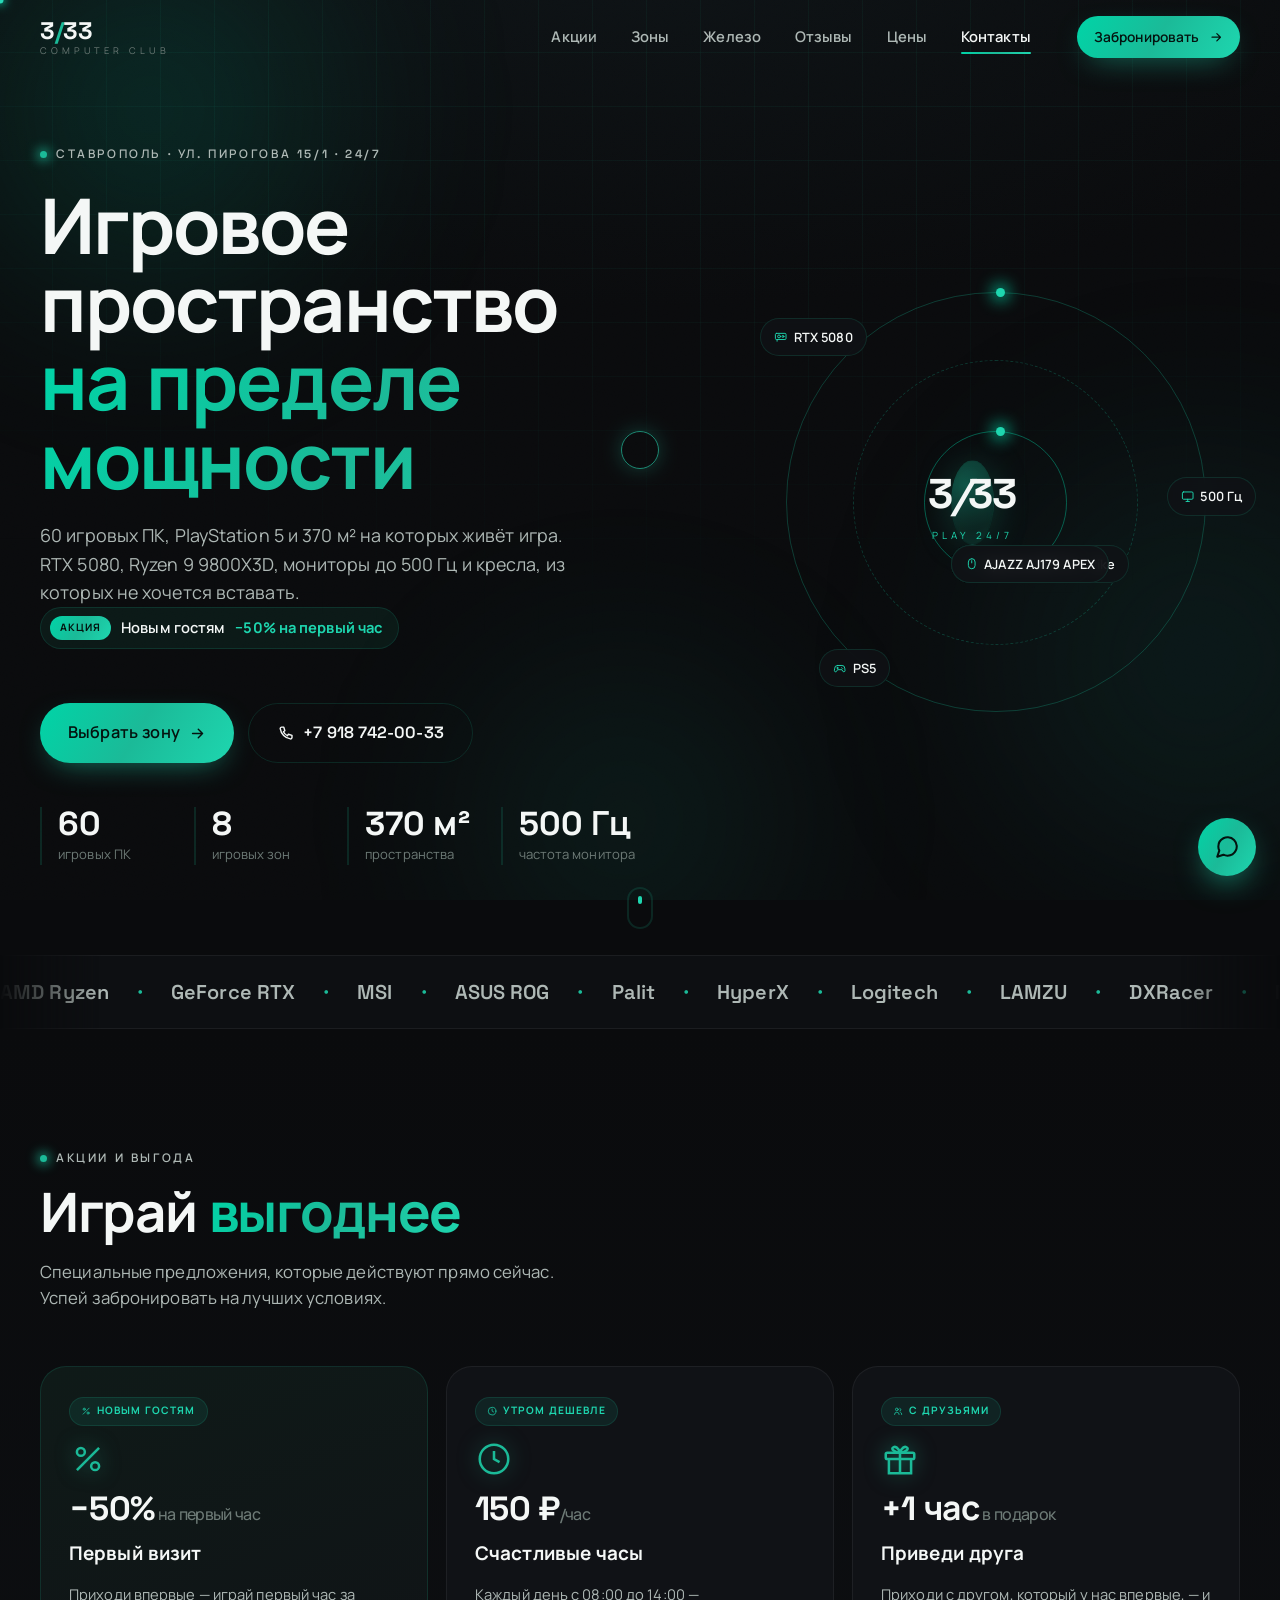
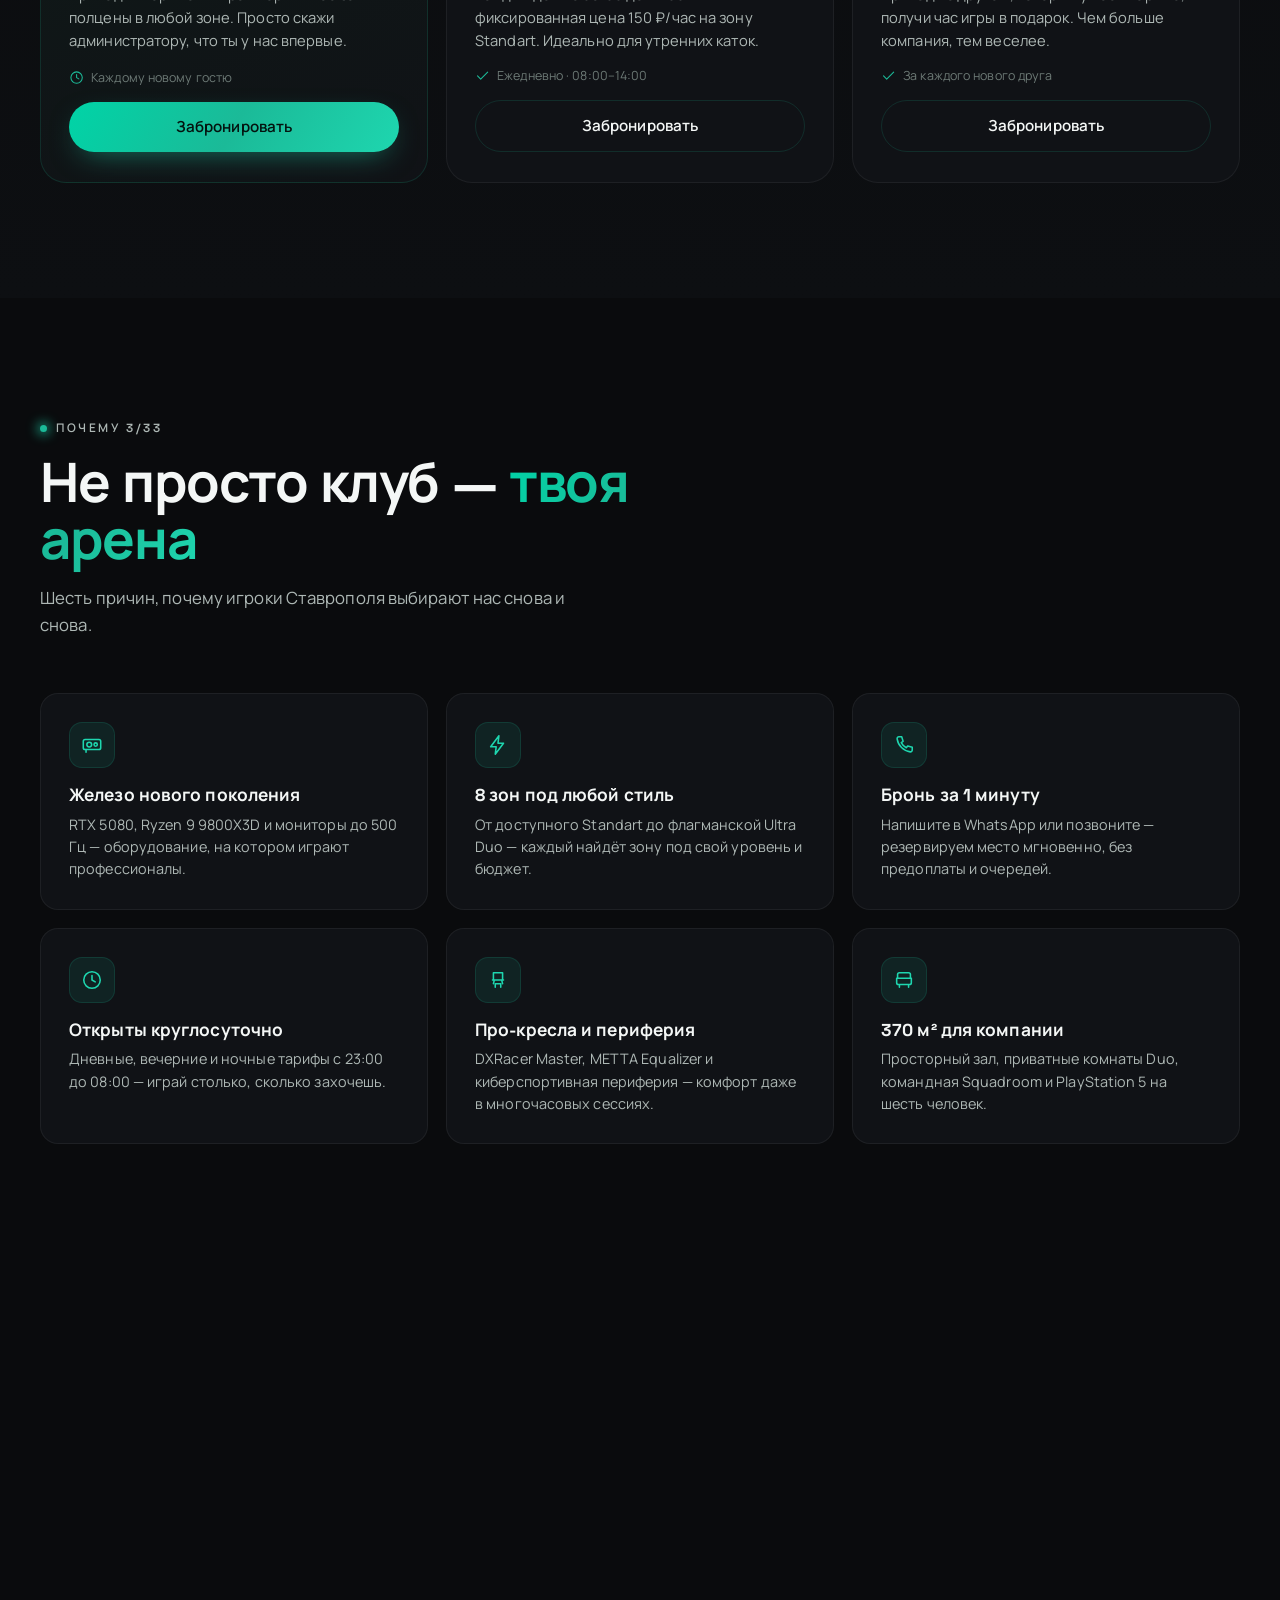
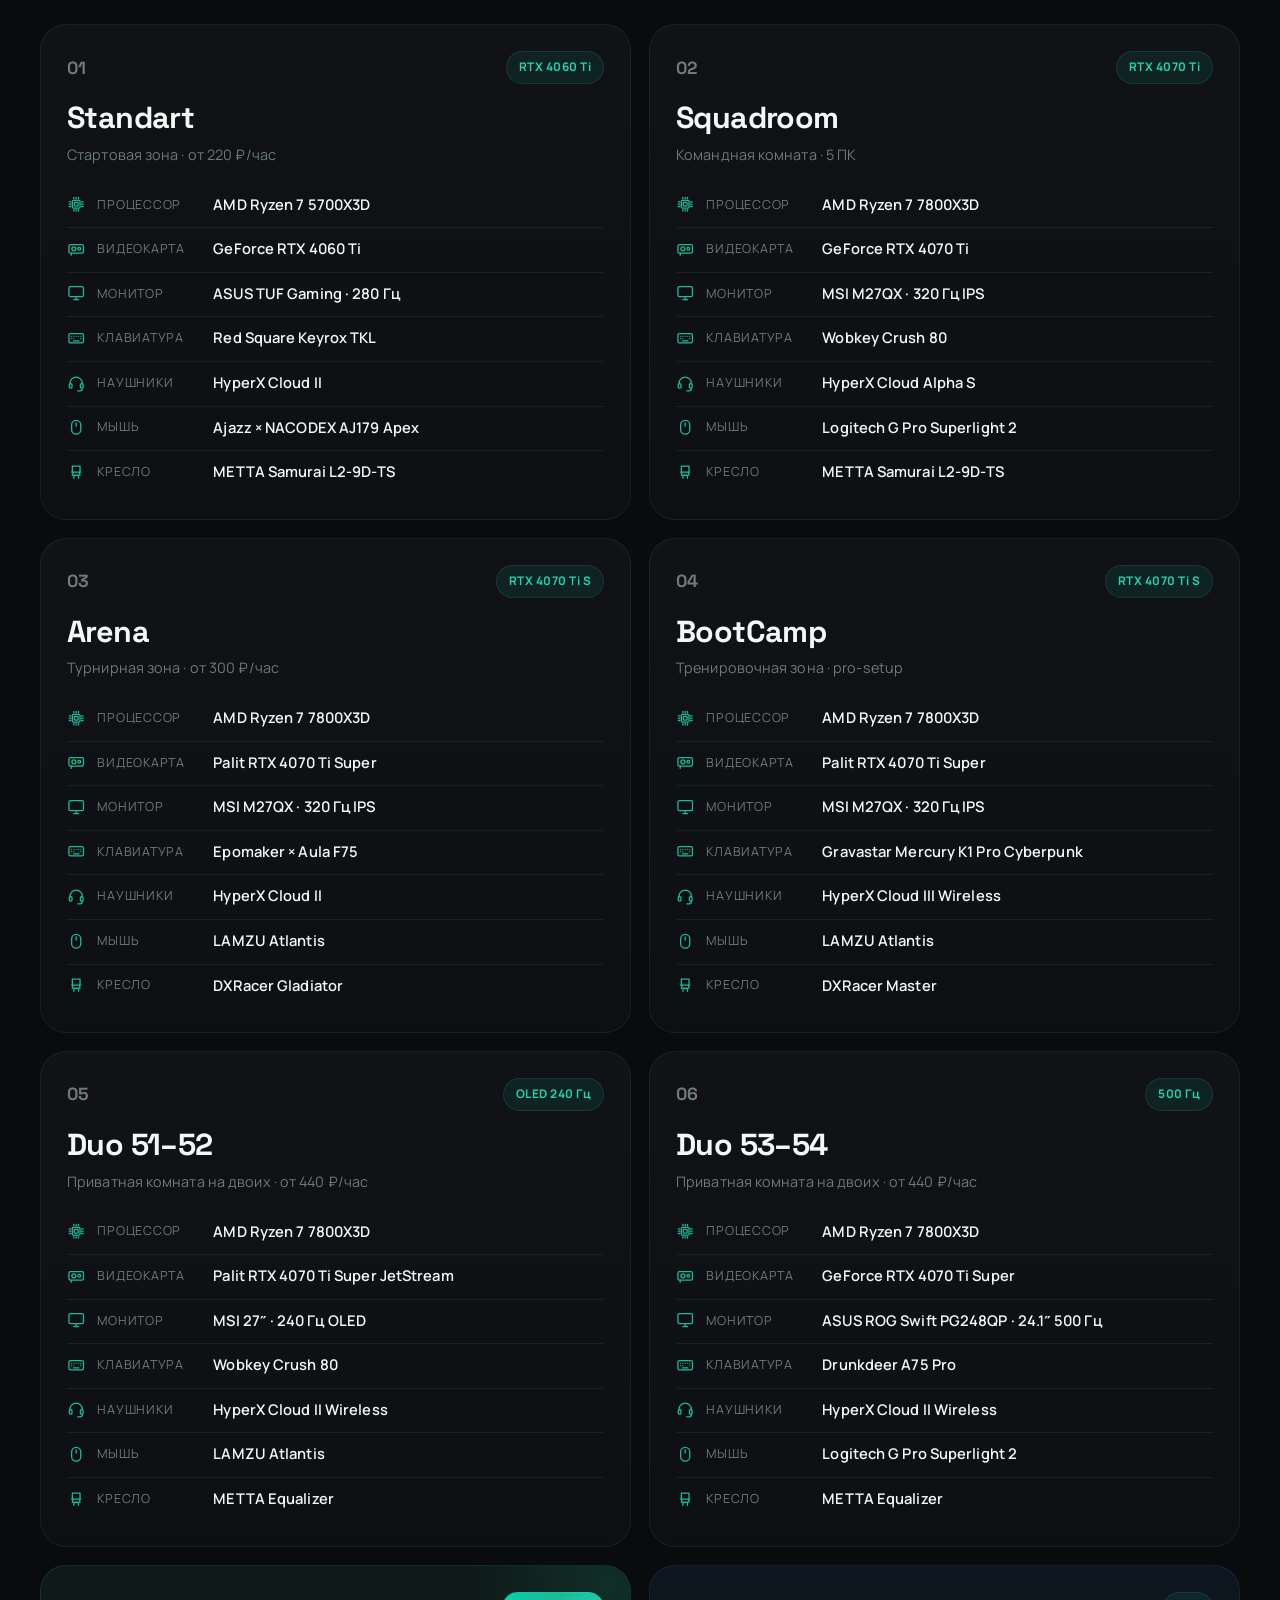
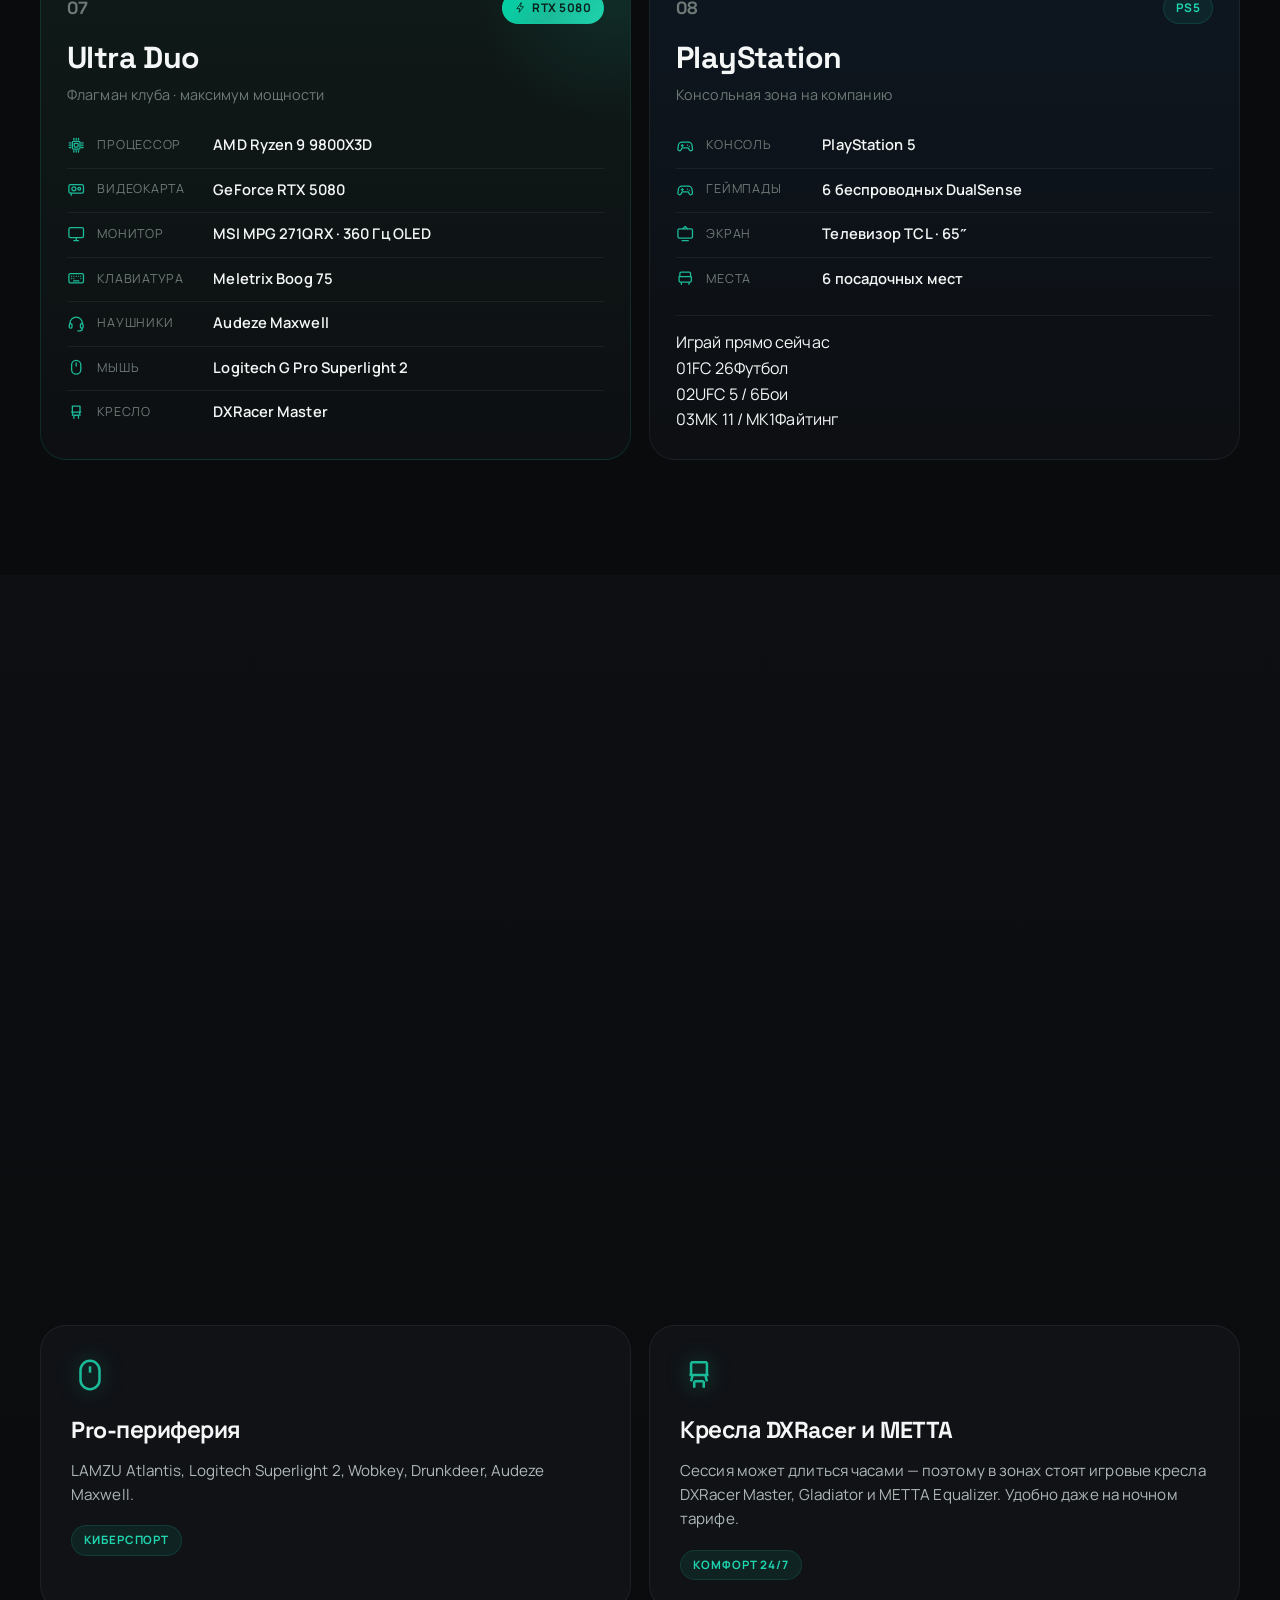
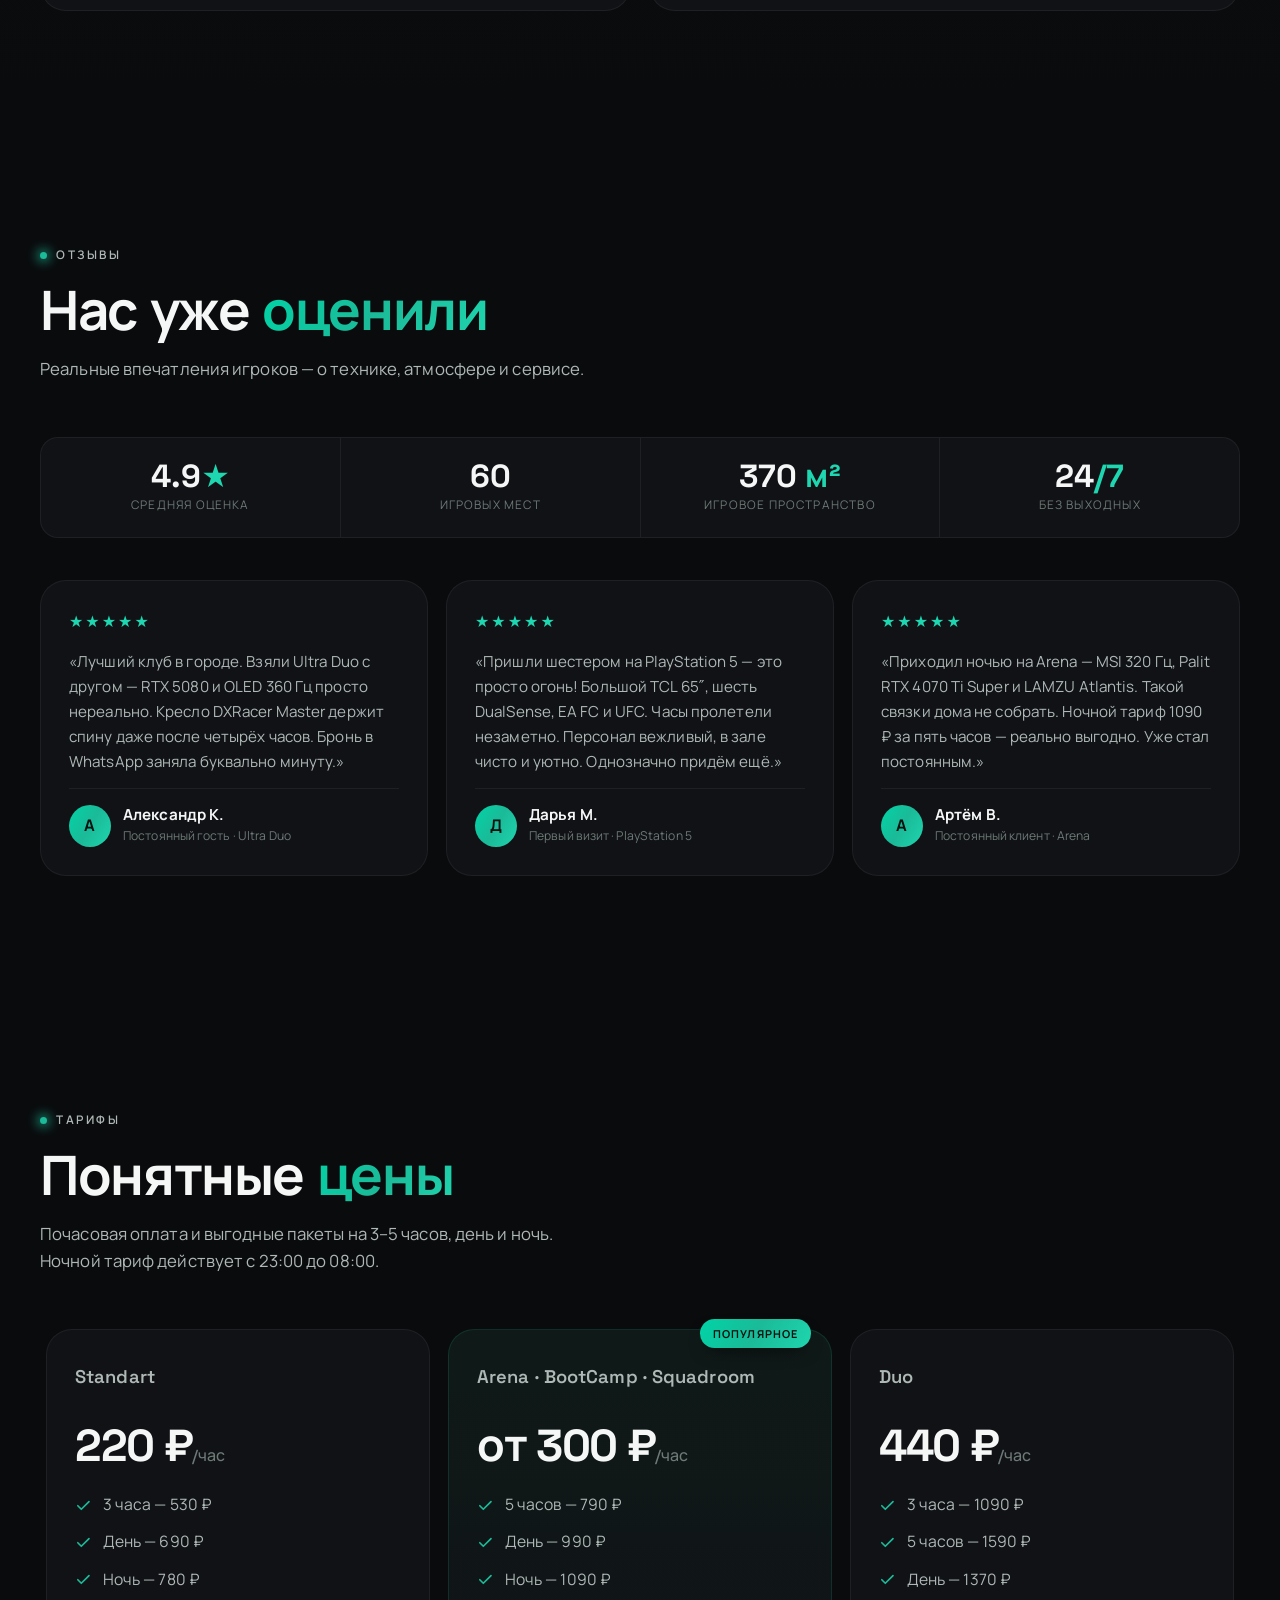
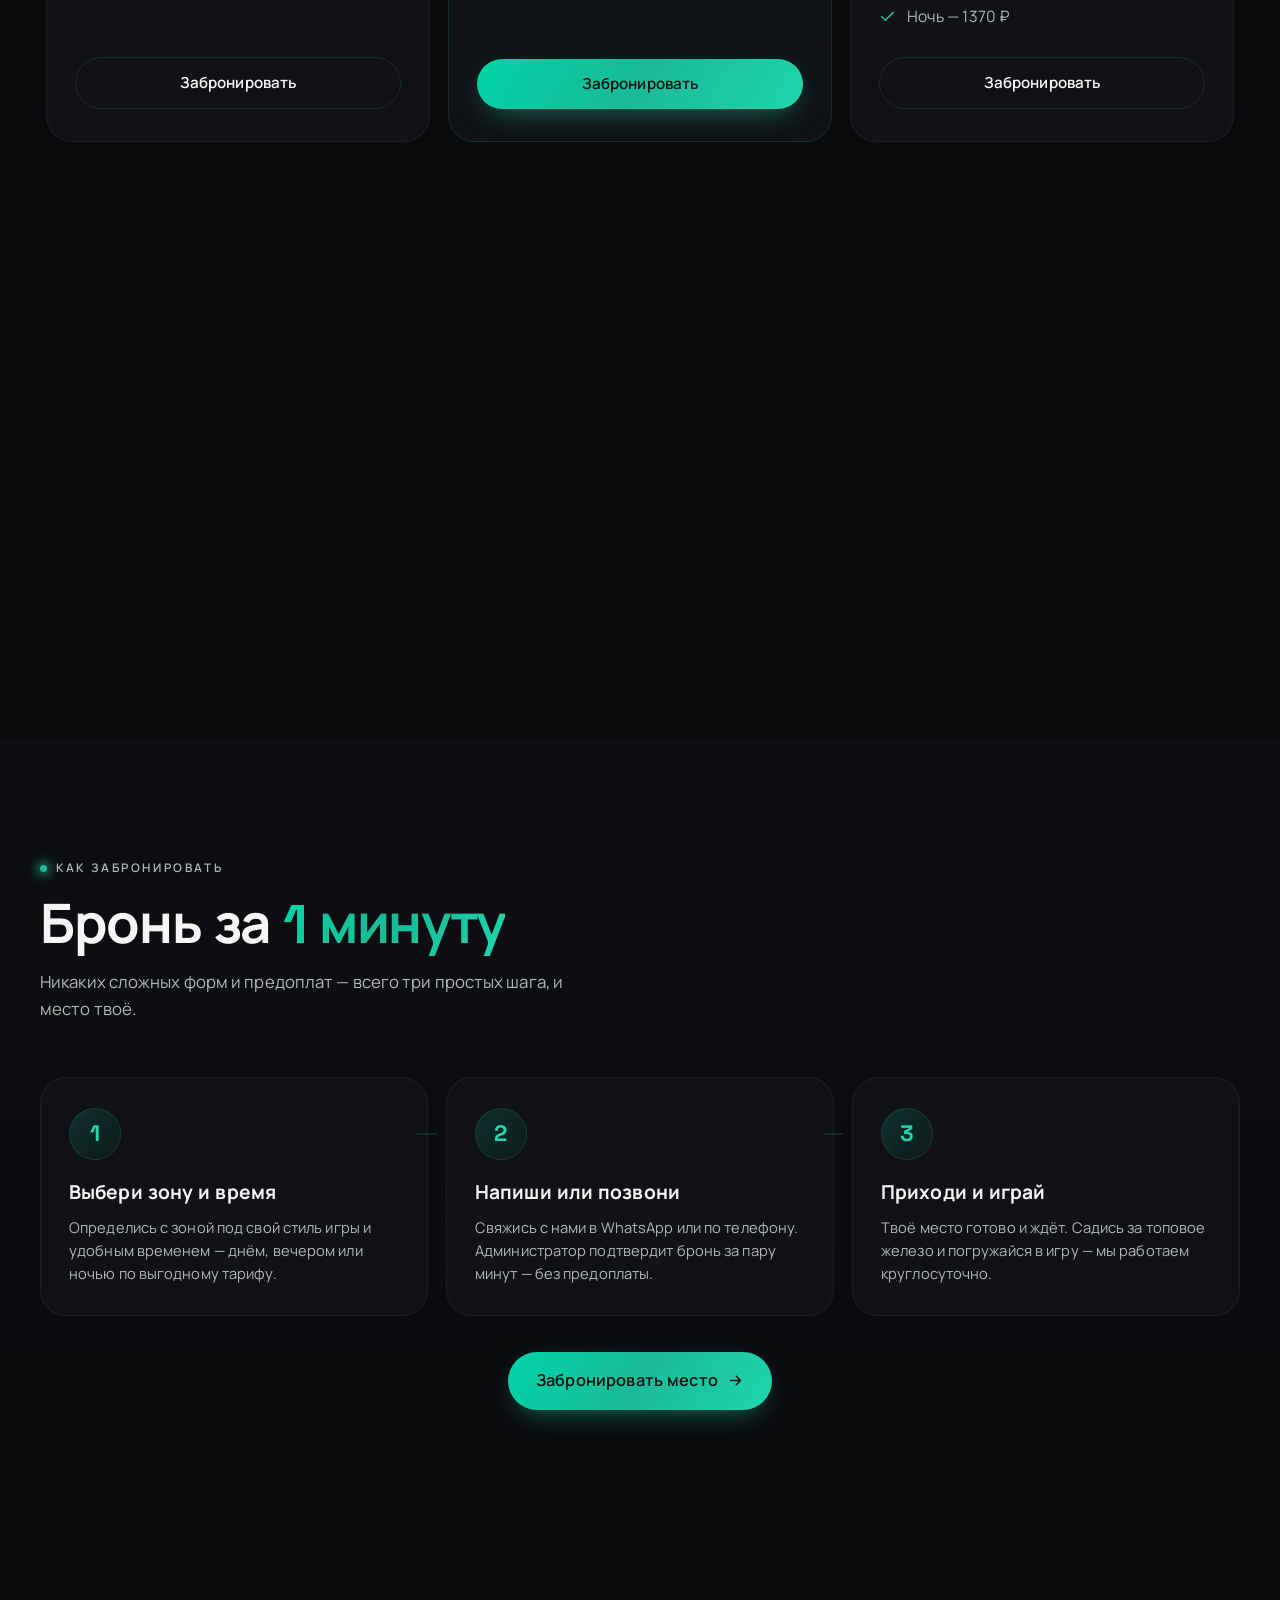
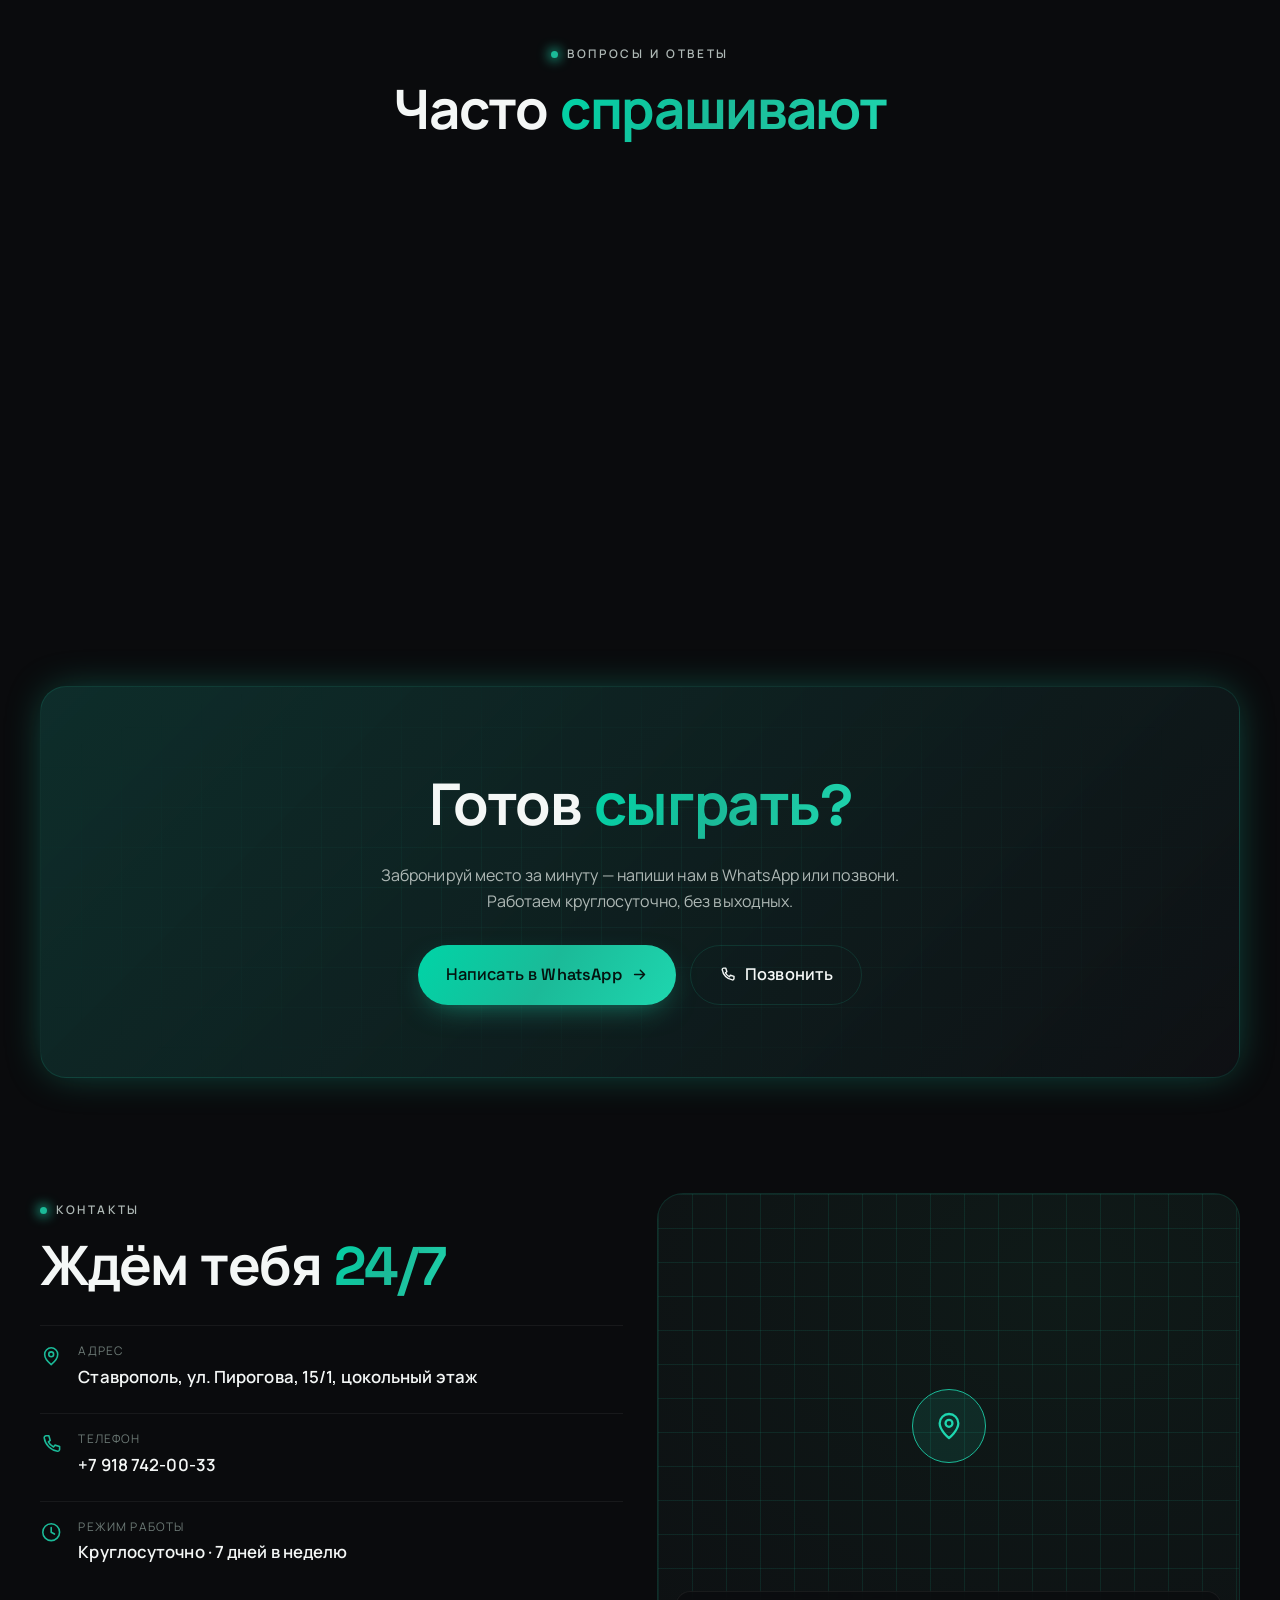
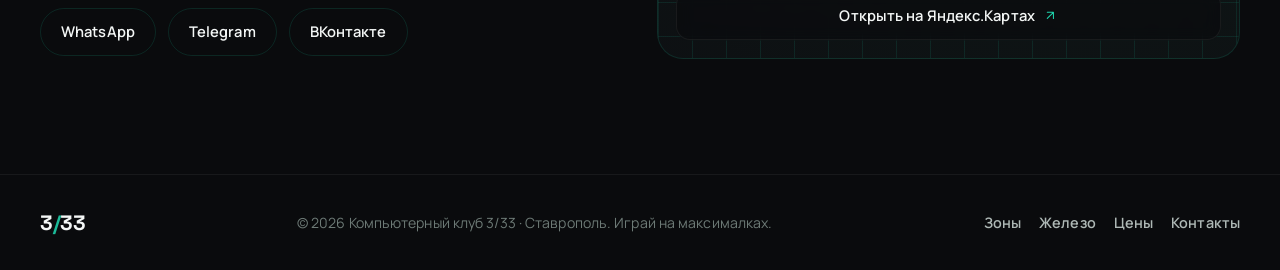
<file: kk333.html>
<!DOCTYPE html>
<html lang="ru">
<head>
<meta charset="UTF-8" />
<meta name="viewport" content="width=device-width, initial-scale=1.0" />
<title>Компьютерный клуб 3/33 — Ставрополь · 60 ПК, PS5 и игра 24/7</title>
<meta name="description" content="Игровой клуб 3/33 в Ставрополе: 60 ПК, PlayStation 5 и 370 м² пространства. RTX 5080, Ryzen 9 9800X3D, мониторы до 500 Гц и OLED. Зоны Standart, Squadroom, Arena, BootCamp, Duo и Ultra Duo. Работаем 24/7." />
<meta name="theme-color" content="#0a0b0d" />

<meta property="og:title" content="Компьютерный клуб 3/33 — Ставрополь" />
<meta property="og:description" content="60 ПК, PlayStation 5 и 370 м². RTX 5080, мониторы до 500 Гц, игра 24/7." />
<meta property="og:type" content="website" />
<meta property="og:url" content="https://kk333.ru/" />

<link rel="icon" href="data:image/svg+xml,%3Csvg%20xmlns%3D%22http%3A%2F%2Fwww.w3.org%2F2000%2Fsvg%22%20viewBox%3D%220%200%2064%2064%22%3E%0A%20%20%3Cdefs%3E%0A%20%20%20%20%3ClinearGradient%20id%3D%22g%22%20x1%3D%220%22%20y1%3D%220%22%20x2%3D%221%22%20y2%3D%221%22%3E%0A%20%20%20%20%20%20%3Cstop%20offset%3D%220%22%20stop-color%3D%22%2300d4a7%22%2F%3E%0A%20%20%20%20%20%20%3Cstop%20offset%3D%221%22%20stop-color%3D%22%231ed6af%22%2F%3E%0A%20%20%20%20%3C%2FlinearGradient%3E%0A%20%20%3C%2Fdefs%3E%0A%20%20%3Crect%20width%3D%2264%22%20height%3D%2264%22%20rx%3D%2216%22%20fill%3D%22%230a0b0d%22%2F%3E%0A%20%20%3Crect%20x%3D%221.5%22%20y%3D%221.5%22%20width%3D%2261%22%20height%3D%2261%22%20rx%3D%2214.5%22%20fill%3D%22none%22%20stroke%3D%22%231bba98%22%20stroke-opacity%3D%22.35%22%20stroke-width%3D%221.5%22%2F%3E%0A%20%20%3Ctext%20x%3D%2232%22%20y%3D%2234%22%20font-family%3D%22'Space%20Grotesk'%2CArial%2Csans-serif%22%20font-size%3D%2226%22%20font-weight%3D%22700%22%0A%20%20%20%20%20%20%20%20text-anchor%3D%22middle%22%20dominant-baseline%3D%22central%22%20fill%3D%22url(%23g)%22%3E3%3Ctspan%20fill%3D%22%231bba98%22%3E%2F%3C%2Ftspan%3E33%3C%2Ftext%3E%0A%3C%2Fsvg%3E%0A" type="image/svg+xml" />
<link rel="preconnect" href="https://fonts.googleapis.com" />
<link rel="preconnect" href="https://fonts.gstatic.com" crossorigin />
<link href="https://fonts.googleapis.com/css2?family=Manrope:wght@400;500;600;700;800&family=Space+Grotesk:wght@500;600;700&display=swap" rel="stylesheet" />
<style>
/* ============================================================
   3/33 — Computer Club · Ставрополь
   Rebrand stylesheet
   Palette kept from original brand: near-black + emerald/teal
   ============================================================ */

:root{
  /* surfaces */
  --bg:        #0a0b0d;
  --bg-2:      #0d0f12;
  --surface:   #101216;
  --surface-2: #14181e;
  --surface-3: #181d24;

  /* brand accent (kept) */
  --acc:       #1bba98;
  --acc-2:     #00d4a7;
  --acc-3:     #1ed6af;
  --acc-deep:  #128778;
  --acc-glow:  #cefff5;

  /* text */
  --text:      #f4f7f6;
  --text-2:    #aeb8b5;
  --text-3:    #6d7a76;

  /* lines */
  --line:      rgba(27,186,152,.16);
  --line-2:    rgba(255,255,255,.06);

  --grad:      linear-gradient(120deg, var(--acc-2), var(--acc) 50%, var(--acc-3));
  --grad-soft: linear-gradient(135deg, rgba(0,212,167,.16), rgba(30,214,175,.04));

  --radius:    18px;
  --radius-lg: 26px;
  --shadow:    0 30px 70px -30px rgba(0,0,0,.85);
  --glow:      0 0 40px -8px rgba(27,186,152,.45);

  --ease:      cubic-bezier(.22,.61,.36,1);
  --container: 1200px;

  --font:      "Manrope", system-ui, -apple-system, "Segoe UI", Arial, sans-serif;
  --font-disp: "Space Grotesk", var(--font);
}

/* ---------- reset ---------- */
*,*::before,*::after{ box-sizing:border-box; margin:0; padding:0; }
html{ scroll-behavior:smooth; -webkit-text-size-adjust:100%; }
body{
  font-family:var(--font);
  background:var(--bg);
  color:var(--text);
  line-height:1.6;
  overflow-x:hidden;
  font-weight:400;
  letter-spacing:.1px;
}
img,svg{ display:block; }
a{ color:inherit; text-decoration:none; }
ul{ list-style:none; }
button{ font:inherit; color:inherit; background:none; border:none; }
.ic{ width:1em; height:1em; fill:none; stroke:currentColor; stroke-width:1.7; stroke-linecap:round; stroke-linejoin:round; }
.sprite{ position:absolute; }

::selection{ background:var(--acc); color:#04130f; }

.container{ width:min(100% - 40px, var(--container)); margin-inline:auto; }

.grad{
  background:var(--grad);
  -webkit-background-clip:text; background-clip:text;
  -webkit-text-fill-color:transparent; color:transparent;
}

.eyebrow{
  display:inline-flex; align-items:center; gap:9px;
  font-family:var(--font-disp);
  font-size:.74rem; font-weight:600; letter-spacing:.22em; text-transform:uppercase;
  color:var(--text-2);
}
.eyebrow .dot{ width:7px; height:7px; border-radius:50%; background:var(--acc); box-shadow:0 0 12px 2px var(--acc); animation:pulse 2.4s var(--ease) infinite; }
@keyframes pulse{ 0%,100%{ opacity:1; transform:scale(1);} 50%{ opacity:.4; transform:scale(.7);} }

/* ============================================================
   Custom cursor (follows mouse + stays glued during scroll)
   ============================================================ */
.cursor{ position:fixed; inset:0; pointer-events:none; z-index:9999; mix-blend-mode:screen; display:none; }
.cursor__dot{
  position:fixed; top:0; left:0; width:7px; height:7px; border-radius:50%;
  background:var(--acc-3); transform:translate(-50%,-50%);
  box-shadow:0 0 10px 1px var(--acc-2);
}
.cursor__ring{
  position:fixed; top:0; left:0; width:38px; height:38px; border-radius:50%;
  border:1.5px solid rgba(27,186,152,.7); transform:translate(-50%,-50%);
  transition:width .25s var(--ease), height .25s var(--ease),
             background .25s var(--ease), border-color .25s var(--ease), opacity .25s;
  box-shadow:0 0 22px -4px rgba(27,186,152,.5);
}
.cursor.is-hover .cursor__ring{ width:60px; height:60px; background:rgba(27,186,152,.12); border-color:var(--acc-3); }
.cursor.is-down  .cursor__ring{ width:30px; height:30px; }
.cursor.is-hidden{ opacity:0; }
body.cursor-on{ cursor:none; }
body.cursor-on a,
body.cursor-on button,
body.cursor-on [data-cursor]{ cursor:none; }

/* ============================================================
   Background decoration
   ============================================================ */
.bg{ position:fixed; inset:0; z-index:-2; overflow:hidden; background:
      radial-gradient(120% 80% at 50% -10%, #0e1417 0%, var(--bg) 55%); }
.bg__grid{
  position:absolute; inset:-2px;
  background-image:
    linear-gradient(rgba(27,186,152,.06) 1px, transparent 1px),
    linear-gradient(90deg, rgba(27,186,152,.06) 1px, transparent 1px);
  background-size:54px 54px;
  mask-image:radial-gradient(120% 90% at 50% 0%, #000 30%, transparent 80%);
  -webkit-mask-image:radial-gradient(120% 90% at 50% 0%, #000 30%, transparent 80%);
}
.bg__glow{ position:absolute; border-radius:50%; filter:blur(90px); opacity:.5; will-change:transform; }
.bg__glow--1{ width:540px; height:540px; top:-160px; left:-120px;  background:radial-gradient(circle, rgba(0,212,167,.4), transparent 70%); }
.bg__glow--2{ width:600px; height:600px; top:40%;   right:-220px; background:radial-gradient(circle, rgba(18,135,120,.34), transparent 70%); }
.bg__glow--3{ width:480px; height:480px; bottom:-160px; left:30%; background:radial-gradient(circle, rgba(30,214,175,.22), transparent 70%); }
.bg__noise{
  position:absolute; inset:0; opacity:.04; mix-blend-mode:overlay;
  background-image:url("data:image/svg+xml,%3Csvg xmlns='http://www.w3.org/2000/svg' width='160' height='160'%3E%3Cfilter id='n'%3E%3CfeTurbulence type='fractalNoise' baseFrequency='.9' numOctaves='2'/%3E%3C/filter%3E%3Crect width='100%25' height='100%25' filter='url(%23n)'/%3E%3C/svg%3E");
}

/* ============================================================
   Preloader
   ============================================================ */
.loader{
  position:fixed; inset:0; z-index:10000; display:grid; place-content:center; gap:22px; justify-items:center;
  background:var(--bg); transition:opacity .6s var(--ease), visibility .6s;
}
.loader.is-done{ opacity:0; visibility:hidden; }
.loader__logo{ font-family:var(--font-disp); font-weight:700; font-size:3rem; letter-spacing:-.02em; }
.loader__logo span{ color:var(--acc); }
.loader__bar{ width:180px; height:3px; border-radius:3px; background:var(--surface-2); overflow:hidden; }
.loader__bar span{ display:block; height:100%; width:0; background:var(--grad); animation:load 1.1s var(--ease) forwards; }
@keyframes load{ to{ width:100%; } }

/* ============================================================
   Header
   ============================================================ */
.header{ position:fixed; top:0; left:0; right:0; z-index:900; transition:background .3s, border-color .3s, backdrop-filter .3s; border-bottom:1px solid transparent; }
.header.is-stuck{ background:rgba(10,11,13,.72); backdrop-filter:blur(16px); -webkit-backdrop-filter:blur(16px); border-bottom-color:var(--line-2); }
.header__inner{ display:flex; align-items:center; gap:28px; height:74px; }

.logo{ display:flex; flex-direction:column; line-height:1; }
.logo__mark{ font-family:var(--font-disp); font-weight:700; font-size:1.5rem; letter-spacing:-.02em; }
.logo__mark i{ color:var(--acc); font-style:normal; }
.logo__sub{ font-size:.58rem; letter-spacing:.42em; text-transform:uppercase; color:var(--text-3); margin-top:3px; }

.nav{ display:flex; gap:6px; margin-left:auto; }
.nav a{ position:relative; padding:9px 14px; font-weight:600; font-size:.92rem; color:var(--text-2); border-radius:10px; transition:color .25s; }
.nav a::after{ content:""; position:absolute; left:14px; right:14px; bottom:4px; height:2px; background:var(--grad); transform:scaleX(0); transform-origin:left; transition:transform .3s var(--ease); border-radius:2px; }
.nav a:hover{ color:var(--text); }
.nav a:hover::after, .nav a.is-active::after{ transform:scaleX(1); }
.nav a.is-active{ color:var(--text); }

.header__cta{ margin-left:4px; }

/* burger */
.burger{ display:none; width:44px; height:44px; margin-left:auto; flex-direction:column; gap:5px; align-items:center; justify-content:center; border-radius:12px; border:1px solid var(--line-2); }
.burger span{ width:20px; height:2px; background:var(--text); border-radius:2px; transition:.3s var(--ease); }
.burger[aria-expanded="true"] span:nth-child(1){ transform:translateY(7px) rotate(45deg); }
.burger[aria-expanded="true"] span:nth-child(2){ opacity:0; }
.burger[aria-expanded="true"] span:nth-child(3){ transform:translateY(-7px) rotate(-45deg); }

/* mobile menu */
.mobile-menu{
  position:fixed; inset:74px 0 auto 0; z-index:850;
  background:rgba(10,11,13,.96); backdrop-filter:blur(18px); -webkit-backdrop-filter:blur(18px);
  border-bottom:1px solid var(--line-2);
  padding:18px 20px 28px; display:flex; flex-direction:column; gap:8px;
  transform:translateY(-110%); transition:transform .4s var(--ease); visibility:hidden;
}
.mobile-menu.is-open{ transform:translateY(0); visibility:visible; }
.mobile-menu nav{ display:flex; flex-direction:column; }
.mobile-menu nav a{ padding:15px 6px; font-family:var(--font-disp); font-size:1.4rem; font-weight:600; border-bottom:1px solid var(--line-2); }
.mobile-menu .btn{ margin-top:16px; justify-content:center; }

/* ============================================================
   Buttons
   ============================================================ */
.btn{
  display:inline-flex; align-items:center; gap:9px;
  padding:13px 22px; border-radius:999px;
  font-family:var(--font-disp); font-weight:600; font-size:.95rem; letter-spacing:.01em;
  background:var(--grad); color:#04130f;
  transition:transform .25s var(--ease), box-shadow .25s var(--ease), filter .25s;
  box-shadow:0 10px 30px -12px rgba(27,186,152,.7); white-space:nowrap;
}
.btn .ic{ font-size:1.05em; stroke-width:2; }
.btn:hover{ transform:translateY(-2px); box-shadow:0 16px 36px -12px rgba(27,186,152,.85); filter:brightness(1.05); }
.btn--sm{ padding:10px 17px; font-size:.86rem; }
.btn--lg{ padding:16px 28px; font-size:1.02rem; }
.btn--block{ display:flex; width:100%; justify-content:center; margin-top:auto; }
.btn--ghost{ background:transparent; color:var(--text); border:1px solid var(--line); box-shadow:none; }
.btn--ghost:hover{ border-color:var(--acc); background:rgba(27,186,152,.08); box-shadow:var(--glow); }

/* ============================================================
   Hero
   ============================================================ */
.hero{ position:relative; padding:140px 0 90px; min-height:100vh; display:flex; align-items:center; }
.hero__inner{ display:grid; grid-template-columns:1.15fr .85fr; gap:50px; align-items:center; width:min(100% - 40px, var(--container)); }
.hero__title{
  font-family:var(--font-disp); font-weight:700;
  font-size:clamp(2.6rem, 6vw, 5rem); line-height:1.02; letter-spacing:-.025em;
  margin:22px 0 20px; text-wrap:balance;
}
.hero__title .grad{ display:block; }
.hero__lead{ font-size:clamp(1rem,1.4vw,1.2rem); color:var(--text-2); max-width:560px; }
.hero__actions{ display:flex; flex-wrap:wrap; gap:14px; margin:32px 0 44px; }

.hero__stats{ display:grid; grid-template-columns:repeat(4,1fr); gap:14px; max-width:600px; }
.hero__stats li{ display:flex; flex-direction:column; gap:3px; padding-left:16px; border-left:2px solid var(--line); }
.hero__stats b{ font-family:var(--font-disp); font-weight:700; font-size:clamp(1.6rem,2.6vw,2.3rem); line-height:1; }
.hero__stats span{ font-size:.82rem; color:var(--text-3); }

/* hero orb visual */
.hero__visual{ display:grid; place-items:center; }
.orb{ position:relative; width:min(420px,80vw); aspect-ratio:1; display:grid; place-items:center; }
.orb__ring{ position:absolute; inset:0; border-radius:50%; border:1px solid var(--line); }
.orb__ring--1{ inset:0;  border-color:rgba(27,186,152,.28); animation:spin 26s linear infinite; }
.orb__ring--2{ inset:16%; border-color:rgba(30,214,175,.22); border-style:dashed; animation:spin 18s linear infinite reverse; }
.orb__ring--3{ inset:33%; border-color:rgba(0,212,167,.4); animation:spin 12s linear infinite; }
.orb__ring--1::before,.orb__ring--3::before{ content:""; position:absolute; top:-5px; left:50%; width:9px; height:9px; border-radius:50%; background:var(--acc-3); box-shadow:0 0 16px 3px var(--acc-2); }
@keyframes spin{ to{ transform:rotate(360deg); } }
.orb__core{
  position:relative; width:48%; aspect-ratio:1; border-radius:50%;
  display:grid; place-content:center; justify-items:center; text-align:center;
  background:radial-gradient(circle at 35% 30%, rgba(27,186,152,.35), rgba(10,11,13,.4) 70%);
  border:1px solid var(--line); backdrop-filter:blur(4px);
  box-shadow:inset 0 0 40px rgba(27,186,152,.25), var(--glow);
}
.orb__num{ font-family:var(--font-disp); font-weight:700; font-size:clamp(1.8rem,4vw,2.6rem); letter-spacing:-.02em; }
.orb__label{ font-size:.62rem; letter-spacing:.4em; text-transform:uppercase; color:var(--acc-3); }
.orb__chip{
  position:absolute; display:inline-flex; align-items:center; gap:6px;
  padding:8px 13px; border-radius:999px; font-size:.8rem; font-weight:600;
  background:rgba(16,18,22,.85); border:1px solid var(--line); backdrop-filter:blur(8px);
  box-shadow:var(--shadow); white-space:nowrap;
}
.orb__chip .ic{ color:var(--acc-3); font-size:1.05em; }
.orb__chip--a{ top:6%;  left:-6%;  animation:float 5s var(--ease) infinite; }
.orb__chip--b{ top:44%; right:-12%; animation:float 6s var(--ease) infinite .6s; }
.orb__chip--c{ bottom:6%; left:8%;  animation:float 5.5s var(--ease) infinite 1.1s; }
@keyframes float{ 0%,100%{ transform:translateY(0);} 50%{ transform:translateY(-12px);} }

.hero__scroll{ position:absolute; bottom:26px; left:50%; transform:translateX(-50%); width:26px; height:42px; border:2px solid var(--line); border-radius:14px; display:grid; justify-items:center; padding-top:7px; }
.hero__scroll span{ width:4px; height:8px; border-radius:3px; background:var(--acc-3); animation:scrolldot 1.8s var(--ease) infinite; }
@keyframes scrolldot{ 0%{ opacity:0; transform:translateY(-4px);} 40%{opacity:1;} 80%,100%{ opacity:0; transform:translateY(12px);} }

/* ============================================================
   Marquee
   ============================================================ */
.marquee{ border-block:1px solid var(--line-2); padding:20px 0; overflow:hidden; background:linear-gradient(var(--bg-2),var(--bg-2)); -webkit-mask-image:linear-gradient(90deg,transparent,#000 8%,#000 92%,transparent); mask-image:linear-gradient(90deg,transparent,#000 8%,#000 92%,transparent); }
.marquee__track{ display:inline-flex; align-items:center; gap:26px; white-space:nowrap; animation:marquee 32s linear infinite; }
.marquee__track span{ font-family:var(--font-disp); font-weight:600; font-size:1.25rem; color:var(--text-2); }
.marquee__track i{ color:var(--acc); font-style:normal; }
.marquee:hover .marquee__track{ animation-play-state:paused; }
@keyframes marquee{ to{ transform:translateX(-50%);} }

/* ============================================================
   Sections generic
   ============================================================ */
.section{ padding:clamp(70px,9vw,120px) 0; position:relative; }
.section__head{ max-width:640px; margin-bottom:54px; }
.section__title{ font-family:var(--font-disp); font-weight:700; font-size:clamp(2rem,4.4vw,3.4rem); line-height:1.05; letter-spacing:-.025em; margin:16px 0 16px; }
.section__sub{ color:var(--text-2); font-size:1.05rem; max-width:560px; }

/* ============================================================
   Zones
   ============================================================ */
.zones{ display:grid; grid-template-columns:repeat(4,1fr); gap:18px; }
.zone{
  grid-column:span 2;
  position:relative; padding:26px; border-radius:var(--radius-lg);
  background:linear-gradient(180deg, var(--surface), var(--bg-2));
  border:1px solid var(--line-2); overflow:hidden;
  transition:transform .4s var(--ease), border-color .4s, box-shadow .4s;
  transform-style:preserve-3d;
}
.zone::before{ content:""; position:absolute; inset:0; border-radius:inherit; padding:1px; background:var(--grad); -webkit-mask:linear-gradient(#000 0 0) content-box, linear-gradient(#000 0 0); -webkit-mask-composite:xor; mask-composite:exclude; opacity:0; transition:opacity .4s; pointer-events:none; }
.zone::after{ content:""; position:absolute; width:280px; height:280px; border-radius:50%; top:-120px; right:-120px; background:radial-gradient(circle, rgba(27,186,152,.22), transparent 70%); opacity:0; transition:opacity .4s; pointer-events:none; }
.zone:hover{ transform:translateY(-6px); box-shadow:var(--shadow); }
.zone:hover::before{ opacity:1; }
.zone:hover::after{ opacity:1; }

.zone__top{ display:flex; align-items:center; justify-content:space-between; margin-bottom:10px; }
.zone__index{ font-family:var(--font-disp); font-weight:700; font-size:1.1rem; color:var(--text-3); }
.zone__badge{ display:inline-flex; align-items:center; gap:6px; padding:6px 12px; border-radius:999px; font-size:.74rem; font-weight:700; letter-spacing:.04em; color:var(--acc-3); background:rgba(27,186,152,.1); border:1px solid var(--line); }
.zone__badge--hot{ color:#04130f; background:var(--grad); border-color:transparent; }
.zone__badge .ic{ font-size:.95em; }
.zone__name{ font-family:var(--font-disp); font-weight:700; font-size:1.9rem; letter-spacing:-.02em; display:flex; align-items:center; gap:10px; flex-wrap:wrap; }
.zone__pc{ font-family:var(--font); font-size:.72rem; font-weight:700; letter-spacing:.02em; color:var(--acc-3); background:rgba(27,186,152,.1); border:1px solid var(--line); padding:4px 10px; border-radius:999px; white-space:nowrap; }
.zone__tag{ color:var(--text-3); font-size:.9rem; margin-bottom:18px; }

.specs{ display:grid; gap:2px; }
.specs li{ display:grid; grid-template-columns:auto 104px 1fr; align-items:center; gap:12px; padding:9px 0; border-top:1px solid var(--line-2); font-size:.92rem; }
.specs li:first-child{ border-top:none; }
.specs .ic{ font-size:1.15rem; color:var(--acc); }
.specs__k{ color:var(--text-3); font-size:.78rem; text-transform:uppercase; letter-spacing:.06em; }
.specs__v{ font-weight:600; }
.zone__note{ margin-top:16px; padding-top:14px; border-top:1px solid var(--line-2); color:var(--text-2); font-size:.9rem; }
.zone__games{ margin-top:16px; padding-top:14px; border-top:1px solid var(--line-2); }
.games__label{ display:block; font-size:.74rem; text-transform:uppercase; letter-spacing:.1em; color:var(--text-3); margin-bottom:10px; }
.games{ display:flex; flex-wrap:wrap; gap:8px; }
.games__chip{ display:inline-flex; align-items:center; padding:6px 12px; border-radius:9px; font-size:.8rem; font-weight:600; color:var(--text-2); background:var(--surface-3); border:1px solid var(--line-2); transition:color .25s, border-color .25s, transform .25s; }
.games__chip:hover{ color:var(--text); border-color:var(--acc); transform:translateY(-1px); }

.zone--flagship{ background:linear-gradient(180deg, #0f1a18, var(--bg-2)); border-color:var(--line); }
.zone--flagship::after{ opacity:.6; }
.zone--ps{ background:linear-gradient(180deg, #0d1620, var(--bg-2)); }

/* ============================================================
   Tech
   ============================================================ */
.section--tech{ background:linear-gradient(var(--bg-2),var(--bg)); }
.tech{ display:grid; grid-template-columns:repeat(4,1fr); gap:18px; }
.tech__card{
  grid-column:span 2; position:relative; overflow:hidden;
  padding:30px; border-radius:var(--radius-lg);
  background:var(--surface); border:1px solid var(--line-2);
  transition:transform .4s var(--ease), border-color .4s, box-shadow .4s;
}
.tech__card--wide{ grid-column:span 2; }
.tech__card:hover{ transform:translateY(-6px); border-color:var(--line); box-shadow:var(--shadow); }
.tech__ic{ width:38px; height:38px; fill:none; stroke:var(--acc); stroke-width:1.6; margin-bottom:18px; filter:drop-shadow(0 0 10px rgba(27,186,152,.5)); }
.tech__card h3{ font-family:var(--font-disp); font-weight:700; font-size:1.45rem; letter-spacing:-.02em; margin-bottom:10px; }
.tech__card h3.tech__h--long{ font-size:1.18rem; letter-spacing:-.01em; }
.tech__card p{ color:var(--text-2); font-size:.95rem; }
.tech__pill{ display:inline-block; margin-top:18px; padding:5px 12px; border-radius:999px; font-size:.72rem; font-weight:700; text-transform:uppercase; letter-spacing:.08em; color:var(--acc-3); background:rgba(27,186,152,.1); border:1px solid var(--line); }

/* make grid nicely fit 5 cards across two rows */
.tech__card:nth-child(1){ grid-column:span 2; }
.tech__card:nth-child(2){ grid-column:span 1; }
.tech__card:nth-child(3){ grid-column:span 1; }
.tech__card:nth-child(4){ grid-column:span 2; }
.tech__card:nth-child(5){ grid-column:span 2; }

/* ============================================================
   Prices
   ============================================================ */
.prices{ display:flex; flex-wrap:wrap; justify-content:center; gap:18px; align-items:stretch; }
.price{
  position:relative; display:flex; flex-direction:column;
  flex:1 1 300px; max-width:384px;
  padding:32px 28px; border-radius:var(--radius-lg);
  background:var(--surface); border:1px solid var(--line-2);
  transition:transform .4s var(--ease), border-color .4s, box-shadow .4s;
}
.price:hover{ transform:translateY(-6px); border-color:var(--line); box-shadow:var(--shadow); }
.price--feat{ background:linear-gradient(180deg,#0f1a18,var(--surface)); border-color:var(--line); }
.price__flag{ position:absolute; top:-11px; right:20px; padding:6px 13px; border-radius:999px; font-size:.68rem; font-weight:700; text-transform:uppercase; letter-spacing:.1em; color:#04130f; background:var(--grad); box-shadow:0 8px 18px -8px rgba(0,0,0,.7); }
.price--ps{ background:linear-gradient(180deg,#0d1620,var(--surface)); border-color:var(--line); }
.price__flag--ps{ color:var(--acc-3); background:rgba(27,186,152,.12); border:1px solid var(--line); box-shadow:none; }
.price__name{ font-family:var(--font-disp); font-weight:600; font-size:1.15rem; color:var(--text-2); margin-bottom:14px; min-height:2.6em; }
.price__big{ font-family:var(--font-disp); font-weight:700; font-size:2.8rem; letter-spacing:-.03em; line-height:1; margin-bottom:24px; }
.price__big small{ font-size:1rem; font-weight:500; color:var(--text-3); letter-spacing:0; }
.price__list{ display:grid; gap:12px; margin-bottom:28px; }
.price__list li{ display:flex; align-items:center; gap:11px; font-size:.98rem; color:var(--text-2); }
.price__list .ic{ font-size:1.05rem; color:var(--acc); stroke-width:2.4; flex-shrink:0; }
.price .btn{ margin-top:auto; }
.price__list .games{ margin:2px 0; }
.prices__hint{ display:flex; align-items:center; gap:10px; justify-content:center; margin-top:26px; color:var(--text-3); font-size:.92rem; text-align:center; }
.prices__hint .ic{ font-size:1.2rem; color:var(--acc); flex-shrink:0; }

/* ============================================================
   CTA band
   ============================================================ */
.cta{ position:relative; }
.cta__inner{
  position:relative; overflow:hidden;
  padding:clamp(40px,6vw,72px); border-radius:var(--radius-lg); text-align:center;
  background:linear-gradient(135deg, rgba(0,212,167,.14), rgba(13,15,18,.6)), var(--surface);
  border:1px solid var(--line);
  box-shadow:var(--glow);
}
.cta__inner::before{ content:""; position:absolute; inset:0; background-image:linear-gradient(rgba(27,186,152,.08) 1px,transparent 1px),linear-gradient(90deg,rgba(27,186,152,.08) 1px,transparent 1px); background-size:40px 40px; -webkit-mask-image:radial-gradient(60% 60% at 50% 50%,#000,transparent); mask-image:radial-gradient(60% 60% at 50% 50%,#000,transparent); }
.cta__title{ position:relative; font-family:var(--font-disp); font-weight:700; font-size:clamp(2.2rem,5vw,3.6rem); letter-spacing:-.025em; margin-bottom:12px; }
.cta p{ position:relative; color:var(--text-2); max-width:520px; margin:0 auto 30px; }
.cta__actions{ position:relative; display:flex; flex-wrap:wrap; gap:14px; justify-content:center; }

/* ============================================================
   Contacts
   ============================================================ */
.contacts{ display:grid; grid-template-columns:1fr 1fr; gap:34px; align-items:center; }
.contacts__list{ display:grid; gap:6px; margin:30px 0 26px; }
.contacts__list li{ display:flex; align-items:flex-start; gap:16px; padding:16px 0; border-top:1px solid var(--line-2); }
.contacts__list .ic{ font-size:1.4rem; color:var(--acc); margin-top:3px; }
.contacts__list span{ display:block; font-size:.74rem; text-transform:uppercase; letter-spacing:.1em; color:var(--text-3); margin-bottom:3px; }
.contacts__list a{ font-weight:600; font-size:1.05rem; transition:color .25s; }
.contacts__list a:hover{ color:var(--acc-3); }
.contacts__socials{ display:flex; flex-wrap:wrap; gap:12px; }
.soc{ padding:11px 20px; border-radius:999px; border:1px solid var(--line); font-weight:600; font-size:.92rem; color:var(--text); transition:.25s var(--ease); }
.soc:hover{ background:rgba(27,186,152,.1); border-color:var(--acc); color:var(--acc-3); transform:translateY(-2px); }

.contacts__map{
  position:relative; aspect-ratio:1.25/1; border-radius:var(--radius-lg); overflow:hidden;
  background:radial-gradient(120% 120% at 70% 20%, #0f1a18, var(--bg-2));
  border:1px solid var(--line); display:grid; place-items:center;
  transition:transform .4s var(--ease), box-shadow .4s;
}
.contacts__map:hover{ box-shadow:var(--shadow); }
.map__frame{ position:absolute; inset:0; width:100%; height:100%; border:0; }
.map__grid{ position:absolute; inset:0; background-image:linear-gradient(rgba(27,186,152,.12) 1px,transparent 1px),linear-gradient(90deg,rgba(27,186,152,.12) 1px,transparent 1px); background-size:34px 34px; }
.map__pin{ position:relative; display:grid; place-items:center; width:74px; height:74px; border-radius:50%; background:rgba(27,186,152,.12); border:1px solid var(--acc); animation:ping 2.4s var(--ease) infinite; }
.map__pin .ic{ font-size:2rem; color:var(--acc-3); }
@keyframes ping{ 0%{ box-shadow:0 0 0 0 rgba(27,186,152,.45);} 70%,100%{ box-shadow:0 0 0 28px rgba(27,186,152,0);} }
.map__cta{ position:absolute; bottom:18px; left:18px; right:18px; display:flex; align-items:center; justify-content:center; gap:8px; padding:12px; border-radius:14px; background:rgba(10,11,13,.7); backdrop-filter:blur(8px); border:1px solid var(--line-2); font-weight:600; font-size:.92rem; }
.map__cta .ic{ color:var(--acc-3); }

/* ============================================================
   Footer
   ============================================================ */
.footer{ border-top:1px solid var(--line-2); padding:36px 0; }
.footer__inner{ display:flex; align-items:center; gap:24px; flex-wrap:wrap; justify-content:space-between; }
.logo--footer .logo__mark{ font-size:1.3rem; }
.footer__copy{ color:var(--text-3); font-size:.88rem; }
.footer__nav{ display:flex; gap:18px; }
.footer__nav a{ color:var(--text-2); font-size:.9rem; font-weight:600; transition:color .25s; }
.footer__nav a:hover{ color:var(--acc-3); }

/* ============================================================
   Reveal animation
   ============================================================ */
.reveal{ opacity:0; transform:translateY(28px); transition:opacity .8s var(--ease), transform .8s var(--ease); }
.reveal.is-in{ opacity:1; transform:none; }

/* ============================================================
   Responsive
   ============================================================ */
@media (max-width:1024px){
  .hero__inner{ grid-template-columns:1fr; gap:40px; }
  .hero__visual{ order:-1; }
  .orb{ width:min(340px,70vw); }
  .zones{ grid-template-columns:repeat(2,1fr); }
  .zone{ grid-column:span 1; }
  .tech{ grid-template-columns:repeat(2,1fr); }
  .tech__card,.tech__card:nth-child(n){ grid-column:span 1; }
  .tech__card--wide:first-child{ grid-column:span 2; }
}
/* On desktop the flex chip rows are hidden — chips float absolutely inside orb */
.orb__chips-top, .orb__chips-bottom{ display:none; }

/* ============================================================
   Benefits / Why Us
   ============================================================ */
.benefits{ display:grid; grid-template-columns:repeat(3,1fr); gap:18px; }
.benefit{
  display:flex; flex-direction:column; gap:14px;
  padding:28px; border-radius:var(--radius);
  background:var(--surface); border:1px solid var(--line-2);
  transition:transform .4s var(--ease), border-color .4s, box-shadow .4s;
}
.benefit:hover{ transform:translateY(-4px); border-color:var(--line); box-shadow:var(--shadow); }
.benefit__ic{
  width:46px; height:46px; border-radius:13px;
  background:rgba(27,186,152,.1); border:1px solid var(--line);
  display:grid; place-items:center; flex-shrink:0;
}
.benefit__ic .ic{ width:22px; height:22px; stroke:var(--acc-3); }
.benefit h3{ font-family:var(--font-disp); font-weight:700; font-size:1.08rem; margin-bottom:4px; }
.benefit p{ color:var(--text-2); font-size:.9rem; line-height:1.55; }

/* ============================================================
   Reviews / Social proof
   ============================================================ */
.reviews{ display:grid; grid-template-columns:repeat(3,1fr); gap:18px; }
.review{
  display:flex; flex-direction:column; gap:14px;
  padding:28px; border-radius:var(--radius-lg);
  background:var(--surface); border:1px solid var(--line-2);
  transition:transform .4s var(--ease), border-color .4s;
}
.review:hover{ transform:translateY(-4px); border-color:var(--line); }
.review__stars{ color:var(--acc-3); font-size:1rem; letter-spacing:2px; }
.review__text{ color:var(--text-2); font-size:.95rem; line-height:1.65; flex:1; }
.review__author{ display:flex; align-items:center; gap:12px; padding-top:16px; border-top:1px solid var(--line-2); }
.review__avatar{
  width:42px; height:42px; border-radius:50%; flex-shrink:0;
  background:var(--grad); display:grid; place-items:center;
  font-family:var(--font-disp); font-weight:700; font-size:1rem; color:#04130f;
}
.review__name{ font-weight:700; font-size:.95rem; line-height:1.2; }
.review__meta{ font-size:.76rem; color:var(--text-3); margin-top:2px; }
.reviews-stat{
  display:flex; align-items:center; justify-content:center; gap:0; flex-wrap:wrap;
  margin-bottom:42px; border-radius:var(--radius);
  background:var(--surface); border:1px solid var(--line-2); overflow:hidden;
}
.reviews-stat__item{
  display:flex; flex-direction:column; align-items:center; gap:4px;
  padding:22px 36px; flex:1; min-width:140px; border-right:1px solid var(--line-2);
}
.reviews-stat__item:last-child{ border-right:none; }
.reviews-stat__num{ font-family:var(--font-disp); font-weight:700; font-size:2rem; line-height:1; color:var(--text); }
.reviews-stat__num em{ font-style:normal; color:var(--acc-3); }
.reviews-stat__label{ font-size:.74rem; color:var(--text-3); text-transform:uppercase; letter-spacing:.1em; text-align:center; }

/* ============================================================
   FAQ
   ============================================================ */
.faq{ display:grid; gap:10px; max-width:780px; margin:0 auto; }
.faq__item{
  border-radius:var(--radius); background:var(--surface); border:1px solid var(--line-2);
  overflow:hidden; transition:border-color .3s;
}
.faq__item[open]{ border-color:var(--line); }
.faq__item summary{
  display:flex; align-items:center; justify-content:space-between; gap:16px;
  padding:20px 24px; cursor:pointer; list-style:none;
  font-family:var(--font-disp); font-weight:600; font-size:1rem;
  user-select:none; transition:color .25s;
}
.faq__item summary::-webkit-details-marker{ display:none; }
.faq__item summary:hover{ color:var(--acc-3); }
.faq__ic{ width:20px; height:20px; flex-shrink:0; fill:none; stroke:var(--acc); stroke-width:2.2; transition:transform .3s var(--ease); }
.faq__item[open] summary .faq__ic{ transform:rotate(45deg); }
.faq__item > div{ padding:0 24px 20px; color:var(--text-2); font-size:.95rem; line-height:1.65; }
.section--faq .section__head{ margin-inline:auto; text-align:center; }
.prices__note{
  display:flex; align-items:center; justify-content:center; gap:8px;
  margin-top:28px; color:var(--text-3); font-size:.88rem; text-align:center;
}
.prices__note .ic{ color:var(--acc); font-size:1.1rem; flex-shrink:0; }

/* ============================================================
   Hero promo hook
   ============================================================ */
.hero__promo{
  display:inline-flex; align-items:center; gap:10px;
  margin:0 0 22px; padding:8px 16px 8px 9px;
  border-radius:999px; background:rgba(27,186,152,.08);
  border:1px solid var(--line); font-size:.92rem; font-weight:600;
}
.hero__promo b{ color:var(--acc-3); font-weight:700; }
.hero__promo .tag{
  font-family:var(--font-disp); font-size:.64rem; font-weight:700;
  letter-spacing:.1em; text-transform:uppercase; color:#04130f;
  background:var(--grad); padding:4px 10px; border-radius:999px;
}

/* ============================================================
   Offers / Акции
   ============================================================ */
.section--offers{ background:linear-gradient(var(--bg),var(--bg-2)); }
.offers{ display:grid; grid-template-columns:repeat(3,1fr); gap:18px; }
.offer{
  position:relative; display:flex; flex-direction:column; gap:14px;
  padding:30px 28px; border-radius:var(--radius-lg); overflow:hidden;
  background:var(--surface); border:1px solid var(--line-2);
  transition:transform .4s var(--ease), border-color .4s, box-shadow .4s;
}
.offer::after{ content:""; position:absolute; width:220px; height:220px; border-radius:50%; top:-100px; right:-100px; background:radial-gradient(circle, rgba(27,186,152,.18), transparent 70%); opacity:0; transition:opacity .4s; pointer-events:none; }
.offer:hover{ transform:translateY(-6px); border-color:var(--line); box-shadow:var(--shadow); }
.offer:hover::after{ opacity:1; }
.offer--feat{ background:linear-gradient(160deg,#0f1a18,var(--surface)); border-color:var(--line); }
.offer__badge{
  align-self:flex-start; display:inline-flex; align-items:center; gap:6px;
  font-family:var(--font-disp); font-size:.64rem; font-weight:700;
  letter-spacing:.1em; text-transform:uppercase; color:var(--acc-3);
  background:rgba(27,186,152,.1); border:1px solid var(--line);
  padding:5px 11px; border-radius:999px;
}
.offer__ic{ width:38px; height:38px; stroke:var(--acc); fill:none; stroke-width:1.6; filter:drop-shadow(0 0 10px rgba(27,186,152,.5)); }
.offer__big{ font-family:var(--font-disp); font-weight:700; font-size:2.1rem; line-height:1; letter-spacing:-.02em; }
.offer__big span{ font-size:1rem; color:var(--text-3); font-weight:500; }
.offer h3{ font-family:var(--font-disp); font-weight:700; font-size:1.18rem; }
.offer p{ color:var(--text-2); font-size:.92rem; line-height:1.55; flex:1; }
.offer__note{ display:flex; align-items:center; gap:7px; font-size:.78rem; color:var(--text-3); }
.offer__note .ic{ color:var(--acc); font-size:.95rem; flex-shrink:0; }

/* ============================================================
   How to book — steps
   ============================================================ */
.steps{ display:grid; grid-template-columns:repeat(3,1fr); gap:18px; }
.step{
  position:relative; padding:30px 28px; border-radius:var(--radius-lg);
  background:var(--surface); border:1px solid var(--line-2);
  transition:transform .4s var(--ease), border-color .4s;
}
.step:hover{ transform:translateY(-4px); border-color:var(--line); }
.step__num{
  display:grid; place-items:center; width:52px; height:52px; margin-bottom:18px;
  border-radius:50%; background:var(--grad-soft); border:1px solid var(--line);
  font-family:var(--font-disp); font-weight:700; font-size:1.4rem; color:var(--acc-3);
}
.step h3{ font-family:var(--font-disp); font-weight:700; font-size:1.2rem; margin-bottom:8px; }
.step p{ color:var(--text-2); font-size:.92rem; line-height:1.55; }
.step:not(:last-child)::after{
  content:""; position:absolute; top:55px; right:-10px; width:20px; height:2px;
  background:var(--line); z-index:1;
}
.steps__cta{ display:flex; justify-content:center; margin-top:36px; }

/* ============================================================
   Sticky mobile action bar
   ============================================================ */
.mobile-bar{
  display:none; position:fixed; left:0; right:0; bottom:0; z-index:880;
  gap:10px; padding:12px 16px calc(12px + env(safe-area-inset-bottom));
  background:rgba(10,11,13,.92); backdrop-filter:blur(16px); -webkit-backdrop-filter:blur(16px);
  border-top:1px solid var(--line-2);
}
.mobile-bar .btn{ flex:1; justify-content:center; }

/* ============================================================
   Floating WhatsApp
   ============================================================ */
.fab{
  position:fixed; right:24px; bottom:24px; z-index:870;
  width:58px; height:58px; border-radius:50%;
  display:grid; place-items:center; background:var(--grad); color:#04130f;
  box-shadow:0 12px 30px -8px rgba(27,186,152,.7);
  transition:transform .3s var(--ease), box-shadow .3s;
  animation:fabPulse 2.8s var(--ease) infinite;
}
.fab:hover{ transform:scale(1.08); box-shadow:0 16px 38px -8px rgba(27,186,152,.9); }
.fab .ic{ width:26px; height:26px; stroke-width:1.9; }
@keyframes fabPulse{
  0%,100%{ box-shadow:0 12px 30px -8px rgba(27,186,152,.7), 0 0 0 0 rgba(27,186,152,.45); }
  70%{ box-shadow:0 12px 30px -8px rgba(27,186,152,.7), 0 0 0 16px rgba(27,186,152,0); }
}

/* ============================================================
   Mobile Banner (replaces orb on small screens)
   ============================================================ */
.mob-banner{
  display:none;
  position:relative; width:100%; border-radius:24px; overflow:hidden;
  padding:48px 24px 32px; flex-direction:column; align-items:center;
  text-align:center; gap:0; isolation:isolate;
}
.mob-banner__bg{
  position:absolute; inset:0;
  background:radial-gradient(ellipse at 50% 30%, rgba(27,186,152,.18) 0%, rgba(10,11,13,.95) 65%);
  z-index:0;
}
.mob-banner__glow{
  position:absolute; top:-40px; left:50%; transform:translateX(-50%);
  width:260px; height:260px;
  background:radial-gradient(circle, rgba(27,186,152,.32) 0%, transparent 70%);
  border-radius:50%; z-index:0; animation:mobGlow 4s ease-in-out infinite;
}
@keyframes mobGlow{
  0%,100%{ opacity:.7; transform:translateX(-50%) scale(1); }
  50%{ opacity:1; transform:translateX(-50%) scale(1.15); }
}
.mob-banner__content{
  position:relative; z-index:1;
  display:flex; flex-direction:column; align-items:center; gap:8px; margin-bottom:32px;
}
.mob-banner__label{ font-size:.65rem; letter-spacing:.45em; text-transform:uppercase; color:var(--acc-3); margin-bottom:4px; }
.mob-banner__logo{
  font-family:var(--font-disp); font-weight:700;
  font-size:clamp(4.5rem,22vw,6rem); line-height:1; letter-spacing:-.04em;
  color:#fff; text-shadow:0 0 60px rgba(27,186,152,.5);
}
.mob-banner__logo span{ color:var(--acc-3); display:inline-block; margin-right:0.04em; }
.mob-banner__sub{ font-size:.8rem; color:var(--text-3); letter-spacing:.06em; margin-top:6px; }
.mob-banner__chips{
  position:relative; z-index:1;
  display:flex; flex-wrap:wrap; justify-content:center; gap:8px; width:100%;
}
.mob-banner__chip{
  display:inline-flex; align-items:center; gap:6px;
  background:rgba(27,186,152,.1); border:1px solid rgba(27,186,152,.25);
  border-radius:20px; padding:6px 12px; font-size:.72rem; font-weight:600;
  color:var(--text-2); backdrop-filter:blur(6px);
}
.mob-banner__chip .ic{ color:var(--acc-3); width:13px; height:13px; }

@media (max-width:780px){
  .nav, .header__cta{ display:none; }
  .burger{ display:flex; }
  .prices{ grid-template-columns:1fr 1fr; gap:14px; }
  .prices .price:nth-child(n){ grid-column:auto; }
  .prices .price--ps{ grid-column:span 2; }
  .contacts{ grid-template-columns:1fr; }
  .hero{ padding-top:110px; min-height:auto; }
  .hero__stats{ grid-template-columns:repeat(2,1fr); gap:18px 14px; }
  .cursor{ display:none !important; }
  body.cursor-on{ cursor:auto; }
  .benefits{ grid-template-columns:1fr 1fr; }
  .reviews{ grid-template-columns:1fr; }
  .reviews-stat__item{ padding:18px 20px; }
  .offers{ grid-template-columns:1fr; }
  .steps{ grid-template-columns:1fr; }
  .step:not(:last-child)::after{ display:none; }
  .mobile-bar{ display:flex; }
  .fab{ display:none; }
  body{ padding-bottom:78px; }
}
@media (max-width:560px){
  .zones{ grid-template-columns:1fr; }
  .tech{ grid-template-columns:1fr; }
  .tech__card--wide:first-child{ grid-column:span 1; }
  .specs li{ grid-template-columns:auto 92px 1fr; gap:10px; font-size:.86rem; }
  .section__head{ margin-bottom:36px; }
  .footer__inner{ flex-direction:column; text-align:center; }
  .orb{ display:none !important; }
  .mob-banner{ display:flex; }
  .prices{ grid-template-columns:1fr; gap:12px; }
  .prices .price--ps{ grid-column:auto; }
  .price{ padding:22px 18px; }
  .price__name{ font-size:1rem; min-height:auto; margin-bottom:10px; }
  .price__big{ font-size:2.2rem; margin-bottom:16px; }
  .price__list{ gap:9px; margin-bottom:20px; }
  .price__list li{ font-size:.9rem; }
  .benefits{ grid-template-columns:1fr; }
  .reviews-stat{ flex-direction:column; gap:0; }
  .reviews-stat__item{ border-right:none; border-bottom:1px solid var(--line-2); width:100%; }
  .reviews-stat__item:last-child{ border-bottom:none; }
  .faq__item summary{ padding:16px 18px; font-size:.92rem; }
  .faq__item > div{ padding:0 18px 16px; }
}

/* pointer-fine devices show the custom cursor */
@media (hover:hover) and (pointer:fine){ .cursor{ display:block; } }

@media (prefers-reduced-motion:reduce){
  *{ animation-duration:.001ms !important; animation-iteration-count:1 !important; transition-duration:.001ms !important; scroll-behavior:auto !important; }
  .reveal{ opacity:1; transform:none; }
}

</style>
</head>
<body>

<!-- ===== SVG icon sprite ===== -->
<svg width="0" height="0" class="sprite" aria-hidden="true" focusable="false">
  <defs>
    <symbol id="ic-cpu" viewBox="0 0 24 24"><rect x="7" y="7" width="10" height="10" rx="1.5"/><rect x="9.5" y="9.5" width="5" height="5" rx="1"/><path d="M9 3v2M12 3v2M15 3v2M9 19v2M12 19v2M15 19v2M3 9h2M3 12h2M3 15h2M19 9h2M19 12h2M19 15h2"/></symbol>
    <symbol id="ic-gpu" viewBox="0 0 24 24"><rect x="2.5" y="6" width="19" height="11" rx="2"/><circle cx="9" cy="11.5" r="2.6"/><circle cx="16" cy="11.5" r="1.8"/><path d="M5.5 17v3"/></symbol>
    <symbol id="ic-monitor" viewBox="0 0 24 24"><rect x="2.5" y="3.5" width="19" height="13" rx="2"/><path d="M9 20.5h6M12 16.5v4"/></symbol>
    <symbol id="ic-keyboard" viewBox="0 0 24 24"><rect x="2.5" y="6" width="19" height="12" rx="2"/><path d="M6 9.5h.01M9 9.5h.01M12 9.5h.01M15 9.5h.01M18 9.5h.01M6 12.5h.01M9 12.5h.01M18 12.5h.01M8.5 15.5h7"/></symbol>
    <symbol id="ic-headset" viewBox="0 0 24 24"><path d="M4 13v-1a8 8 0 0 1 16 0v1"/><rect x="3" y="12.5" width="3.5" height="6" rx="1.4"/><rect x="17.5" y="12.5" width="3.5" height="6" rx="1.4"/><path d="M20 18.5v.5a3 3 0 0 1-3 3h-3"/></symbol>
    <symbol id="ic-mouse" viewBox="0 0 24 24"><rect x="6" y="3" width="12" height="18" rx="6"/><path d="M12 6.5v4"/></symbol>
    <symbol id="ic-chair" viewBox="0 0 24 24"><path d="M7 4h10M7 4v8M17 4v8M6 12h12M8 12l-1 4M16 12l1 4M9 20v-4M15 20v-4M9 16h6"/></symbol>
    <symbol id="ic-gamepad" viewBox="0 0 24 24"><path d="M8 8h8a5 5 0 0 1 5 5l.5 4a2.2 2.2 0 0 1-4.2 1l-1.3-2.5H8l-1.3 2.5a2.2 2.2 0 0 1-4.2-1L3 13a5 5 0 0 1 5-5Z"/><path d="M7 12.5h2.5M8.25 11.25v2.5M15 12h.01M17.5 13.5h.01"/></symbol>
    <symbol id="ic-tv" viewBox="0 0 24 24"><rect x="2.5" y="5" width="19" height="12" rx="2"/><path d="M8 20.5h8M9 5 12 2l3 3"/></symbol>
    <symbol id="ic-seat" viewBox="0 0 24 24"><path d="M5 10V6a2 2 0 0 1 2-2h10a2 2 0 0 1 2 2v4M4 10h16v5a2 2 0 0 1-2 2H6a2 2 0 0 1-2-2v-5ZM7 17v3M17 17v3"/></symbol>
    <symbol id="ic-bolt" viewBox="0 0 24 24"><path d="M13 2 4 14h6l-1 8 9-12h-6l1-8Z"/></symbol>
    <symbol id="ic-clock" viewBox="0 0 24 24"><circle cx="12" cy="12" r="9"/><path d="M12 7v5l3.5 2"/></symbol>
    <symbol id="ic-pin" viewBox="0 0 24 24"><path d="M12 21s7-5.5 7-11a7 7 0 1 0-14 0c0 5.5 7 11 7 11Z"/><circle cx="12" cy="10" r="2.6"/></symbol>
    <symbol id="ic-phone" viewBox="0 0 24 24"><path d="M6.5 3h3l1.5 5-2 1.5a12 12 0 0 0 5.5 5.5l1.5-2 5 1.5v3a2 2 0 0 1-2.2 2A17 17 0 0 1 4.5 5.2 2 2 0 0 1 6.5 3Z"/></symbol>
    <symbol id="ic-arrow" viewBox="0 0 24 24"><path d="M5 12h14M13 6l6 6-6 6"/></symbol>
    <symbol id="ic-arrow-dr" viewBox="0 0 24 24"><path d="M7 7h10v10M7 17 17 7"/></symbol>
    <symbol id="ic-check" viewBox="0 0 24 24"><path d="M4 12.5 9 17.5 20 6.5"/></symbol>
    <symbol id="ic-chat" viewBox="0 0 24 24"><path d="M21 11.5a8.38 8.38 0 0 1-.9 3.8 8.5 8.5 0 0 1-7.6 4.7 8.38 8.38 0 0 1-3.8-.9L3 21l1.9-5.7a8.38 8.38 0 0 1-.9-3.8 8.5 8.5 0 0 1 4.7-7.6 8.38 8.38 0 0 1 3.8-.9h.5a8.48 8.48 0 0 1 8 8v.5Z"/></symbol>
    <symbol id="ic-gift" viewBox="0 0 24 24"><rect x="3" y="8" width="18" height="4" rx="1"/><path d="M5 12v9h14v-9M12 8v13M12 8S10.5 3.5 8 4.5 9 8 12 8Zm0 0s1.5-4.5 4-3.5S15 8 12 8Z"/></symbol>
    <symbol id="ic-percent" viewBox="0 0 24 24"><path d="M19 5 5 19"/><circle cx="7.5" cy="7.5" r="2.5"/><circle cx="16.5" cy="16.5" r="2.5"/></symbol>
    <symbol id="ic-users" viewBox="0 0 24 24"><circle cx="9" cy="8" r="3.2"/><path d="M3.5 20a5.5 5.5 0 0 1 11 0M16 5.5a3.2 3.2 0 0 1 0 6.2M17.5 14.2A5.5 5.5 0 0 1 20.5 20"/></symbol>
  </defs>
</svg>

<!-- ===== Custom cursor ===== -->
<div class="cursor" aria-hidden="true">
  <div class="cursor__ring"></div>
  <div class="cursor__dot"></div>
</div>

<!-- ===== Decorative background ===== -->
<div class="bg" aria-hidden="true">
  <div class="bg__grid"></div>
  <div class="bg__glow bg__glow--1"></div>
  <div class="bg__glow bg__glow--2"></div>
  <div class="bg__glow bg__glow--3"></div>
  <div class="bg__noise"></div>
</div>

<!-- ===== Preloader ===== -->
<div class="loader" id="loader" aria-hidden="true">
  <div class="loader__logo">3<span>/</span>33</div>
  <div class="loader__bar"><span></span></div>
</div>

<!-- ===== Header ===== -->
<header class="header" id="top">
  <div class="container header__inner">
    <a href="#top" class="logo" data-cursor>
      <span class="logo__mark">3<i>/</i>33</span>
      <span class="logo__sub">computer club</span>
    </a>
    <nav class="nav" aria-label="Основная навигация">
      <a href="#offers" data-cursor>Акции</a>
      <a href="#zones" data-cursor>Зоны</a>
      <a href="#tech" data-cursor>Железо</a>
      <a href="#reviews" data-cursor>Отзывы</a>
      <a href="#prices" data-cursor>Цены</a>
      <a href="#contacts" data-cursor>Контакты</a>
    </nav>
    <a href="https://wa.me/79187420033?text=Здравствуйте!%20Хочу%20забронировать%20игровое%20место%20в%203/33" target="_blank" rel="noopener" class="btn btn--sm header__cta" data-cursor data-magnetic>
      Забронировать
      <svg class="ic"><use href="#ic-arrow"/></svg>
    </a>
    <button class="burger" id="burger" aria-label="Меню" aria-expanded="false" data-cursor>
      <span></span><span></span><span></span>
    </button>
  </div>
</header>

<!-- ===== Mobile menu ===== -->
<div class="mobile-menu" id="mobileMenu" aria-hidden="true">
  <nav>
    <a href="#offers">Акции</a>
    <a href="#zones">Зоны</a>
    <a href="#tech">Железо</a>
    <a href="#reviews">Отзывы</a>
    <a href="#prices">Цены</a>
    <a href="#contacts">Контакты</a>
  </nav>
  <a href="https://wa.me/79187420033?text=Здравствуйте!%20Хочу%20забронировать%20игровое%20место%20в%203/33" target="_blank" rel="noopener" class="btn">Забронировать место</a>
</div>

<main>

  <!-- ===== Hero ===== -->
  <section class="hero">
    <div class="container hero__inner">
      <div class="hero__copy reveal">
        <span class="eyebrow"><i class="dot"></i>Ставрополь · ул. Пирогова 15/1 · 24/7</span>
        <h1 class="hero__title">
          Игровое пространство
          <span class="grad">на пределе мощности</span>
        </h1>
        <p class="hero__lead">
          60 игровых ПК, PlayStation 5 и 370 м² на которых живёт игра.
          RTX 5080, Ryzen 9 9800X3D, мониторы до 500 Гц и кресла, из которых не хочется вставать.
        </p>
        <a href="#offers" class="hero__promo" data-cursor>
          <span class="tag">Акция</span>
          Новым гостям <b>−50% на первый час</b>
        </a>
        <div class="hero__actions">
          <a href="#zones" class="btn btn--lg" data-cursor data-magnetic>
            Выбрать зону
            <svg class="ic"><use href="#ic-arrow"/></svg>
          </a>
          <a href="tel:+79187420033" class="btn btn--ghost btn--lg" data-cursor data-magnetic>
            <svg class="ic"><use href="#ic-phone"/></svg>
            +7 918 742‑00‑33
          </a>
        </div>
        <ul class="hero__stats">
          <li><b data-count="60">60</b><span>игровых ПК</span></li>
          <li><b data-count="8">8</b><span>игровых зон</span></li>
          <li><b data-count="370" data-suffix=" м²">370</b><span>пространства</span></li>
          <li><b data-count="500" data-suffix=" Гц">500</b><span>частота монитора</span></li>
        </ul>
      </div>

      <div class="hero__visual reveal" data-parallax>
        <div class="orb">
          <div class="orb__chips-top">
            <span class="orb__chip orb__chip--a"><svg class="ic"><use href="#ic-gpu"/></svg> RTX 5080</span>
            <span class="orb__chip orb__chip--d"><svg class="ic"><use href="#ic-mouse"/></svg> Logitech Superstrike</span>
            <span class="orb__chip orb__chip--b"><svg class="ic"><use href="#ic-monitor"/></svg> 500 Гц</span>
          </div>
          <div class="orb__ring-wrap">
            <div class="orb__ring orb__ring--1"></div>
            <div class="orb__ring orb__ring--2"></div>
            <div class="orb__ring orb__ring--3"></div>
            <div class="orb__core">
              <span class="orb__num">3<i>/</i>33</span>
              <span class="orb__label">play 24/7</span>
            </div>
            <span class="orb__chip orb__chip--a"><svg class="ic"><use href="#ic-gpu"/></svg> RTX 5080</span>
            <span class="orb__chip orb__chip--b"><svg class="ic"><use href="#ic-monitor"/></svg> 500 Гц</span>
            <span class="orb__chip orb__chip--c"><svg class="ic"><use href="#ic-gamepad"/></svg> PS5</span>
            <span class="orb__chip orb__chip--d"><svg class="ic"><use href="#ic-mouse"/></svg> Logitech Superstrike</span>
            <span class="orb__chip orb__chip--e"><svg class="ic"><use href="#ic-chair"/></svg> Кресла METTA</span>
            <span class="orb__chip orb__chip--f"><svg class="ic"><use href="#ic-mouse"/></svg> AJAZZ AJ179 APEX</span>
          </div>
          <div class="orb__chips-bottom">
            <span class="orb__chip orb__chip--c"><svg class="ic"><use href="#ic-gamepad"/></svg> PS5</span>
            <span class="orb__chip orb__chip--e"><svg class="ic"><use href="#ic-chair"/></svg> Кресла METTA</span>
            <span class="orb__chip orb__chip--f"><svg class="ic"><use href="#ic-mouse"/></svg> AJAZZ AJ179 APEX</span>
          </div>
        </div>

        <!-- Mobile banner: replaces orb on small screens -->
        <div class="mob-banner">
          <div class="mob-banner__bg"></div>
          <div class="mob-banner__glow"></div>
          <div class="mob-banner__content">
            <span class="mob-banner__label">play 24/7</span>
            <div class="mob-banner__logo">3<span>/</span>33</div>
            <p class="mob-banner__sub">Игровой клуб · Ставрополь</p>
          </div>
          <div class="mob-banner__chips">
            <span class="mob-banner__chip"><svg class="ic"><use href="#ic-gpu"/></svg> RTX 5080</span>
            <span class="mob-banner__chip"><svg class="ic"><use href="#ic-monitor"/></svg> 500 Гц</span>
            <span class="mob-banner__chip"><svg class="ic"><use href="#ic-gamepad"/></svg> PS5</span>
            <span class="mob-banner__chip"><svg class="ic"><use href="#ic-mouse"/></svg> Logitech Superstrike</span>
            <span class="mob-banner__chip"><svg class="ic"><use href="#ic-chair"/></svg> Кресла METTA</span>
            <span class="mob-banner__chip"><svg class="ic"><use href="#ic-mouse"/></svg> AJ179 APEX</span>
          </div>
        </div>

      </div>
    </div>

    <a href="#zones" class="hero__scroll" data-cursor aria-label="Листать вниз">
      <span></span>
    </a>
  </section>

  <!-- ===== Brand marquee ===== -->
  <section class="marquee" aria-label="Бренды нашего железа">
    <div class="marquee__track">
      <span>AMD Ryzen</span><i>•</i><span>GeForce RTX</span><i>•</i><span>MSI</span><i>•</i><span>ASUS ROG</span><i>•</i><span>Palit</span><i>•</i><span>HyperX</span><i>•</i><span>Logitech</span><i>•</i><span>LAMZU</span><i>•</i><span>DXRacer</span><i>•</i><span>METTA</span><i>•</i><span>Audeze</span><i>•</i><span>PlayStation 5</span><i>•</i>
      <span>AMD Ryzen</span><i>•</i><span>GeForce RTX</span><i>•</i><span>MSI</span><i>•</i><span>ASUS ROG</span><i>•</i><span>Palit</span><i>•</i><span>HyperX</span><i>•</i><span>Logitech</span><i>•</i><span>LAMZU</span><i>•</i><span>DXRacer</span><i>•</i><span>METTA</span><i>•</i><span>Audeze</span><i>•</i><span>PlayStation 5</span><i>•</i>
    </div>
  </section>

  <!-- ===== Offers / Акции ===== -->
  <section class="section section--offers" id="offers">
    <div class="container">
      <header class="section__head reveal">
        <span class="eyebrow"><i class="dot"></i>Акции и выгода</span>
        <h2 class="section__title">Играй <span class="grad">выгоднее</span></h2>
        <p class="section__sub">Специальные предложения, которые действуют прямо сейчас. Успей забронировать на лучших условиях.</p>
      </header>
      <div class="offers">
        <article class="offer offer--feat reveal" data-cursor data-tilt>
          <span class="offer__badge"><svg class="ic"><use href="#ic-percent"/></svg> Новым гостям</span>
          <svg class="offer__ic"><use href="#ic-percent"/></svg>
          <div class="offer__big">−50%<span> на первый час</span></div>
          <h3>Первый визит</h3>
          <p>Приходи впервые — играй первый час за полцены в любой зоне. Просто скажи администратору, что ты у нас впервые.</p>
          <span class="offer__note"><svg class="ic"><use href="#ic-clock"/></svg> Каждому новому гостю</span>
          <a href="https://wa.me/79187420033?text=Здравствуйте!%20Я%20впервые,%20хочу%20−50%25%20на%20первый%20час%20в%203/33" target="_blank" rel="noopener" class="btn btn--block" data-cursor data-magnetic>Забронировать</a>
        </article>

        <article class="offer reveal" data-cursor data-tilt>
          <span class="offer__badge"><svg class="ic"><use href="#ic-clock"/></svg> Утром дешевле</span>
          <svg class="offer__ic"><use href="#ic-clock"/></svg>
          <div class="offer__big">150 ₽<span>/час</span></div>
          <h3>Счастливые часы</h3>
          <p>Каждый день с 08:00 до 14:00 — фиксированная цена 150 ₽/час на зону Standart. Идеально для утренних каток.</p>
          <span class="offer__note"><svg class="ic"><use href="#ic-check"/></svg> Ежедневно · 08:00–14:00</span>
          <a href="https://wa.me/79187420033?text=Здравствуйте!%20Хочу%20забронировать%20по%20акции%20Счастливые%20часы%20в%203/33" target="_blank" rel="noopener" class="btn btn--ghost btn--block" data-cursor data-magnetic>Забронировать</a>
        </article>

        <article class="offer reveal" data-cursor data-tilt>
          <span class="offer__badge"><svg class="ic"><use href="#ic-users"/></svg> С друзьями</span>
          <svg class="offer__ic"><use href="#ic-gift"/></svg>
          <div class="offer__big">+1 час<span> в подарок</span></div>
          <h3>Приведи друга</h3>
          <p>Приходи с другом, который у нас впервые, — и получи час игры в подарок. Чем больше компания, тем веселее.</p>
          <span class="offer__note"><svg class="ic"><use href="#ic-check"/></svg> За каждого нового друга</span>
          <a href="https://wa.me/79187420033?text=Здравствуйте!%20Хочу%20прийти%20с%20другом%20по%20акции%20в%203/33" target="_blank" rel="noopener" class="btn btn--ghost btn--block" data-cursor data-magnetic>Забронировать</a>
        </article>
      </div>
    </div>
  </section>

  <!-- ===== Why 3/33 ===== -->
  <section class="section" id="why">
    <div class="container">
      <header class="section__head reveal">
        <span class="eyebrow"><i class="dot"></i>Почему 3/33</span>
        <h2 class="section__title">Не просто клуб — <span class="grad">твоя арена</span></h2>
        <p class="section__sub">Шесть причин, почему игроки Ставрополя выбирают нас снова и снова.</p>
      </header>
      <div class="benefits">
        <article class="benefit reveal">
          <div class="benefit__ic"><svg class="ic"><use href="#ic-gpu"/></svg></div>
          <div>
            <h3>Железо нового поколения</h3>
            <p>RTX 5080, Ryzen 9 9800X3D и мониторы до 500 Гц — оборудование, на котором играют профессионалы.</p>
          </div>
        </article>
        <article class="benefit reveal">
          <div class="benefit__ic"><svg class="ic"><use href="#ic-bolt"/></svg></div>
          <div>
            <h3>8 зон под любой стиль</h3>
            <p>От доступного Standart до флагманской Ultra Duo — каждый найдёт зону под свой уровень и бюджет.</p>
          </div>
        </article>
        <article class="benefit reveal">
          <div class="benefit__ic"><svg class="ic"><use href="#ic-phone"/></svg></div>
          <div>
            <h3>Бронь за 1 минуту</h3>
            <p>Напишите в WhatsApp или позвоните — резервируем место мгновенно, без предоплаты и очередей.</p>
          </div>
        </article>
        <article class="benefit reveal">
          <div class="benefit__ic"><svg class="ic"><use href="#ic-clock"/></svg></div>
          <div>
            <h3>Открыты круглосуточно</h3>
            <p>Дневные, вечерние и ночные тарифы с 23:00 до 08:00 — играй столько, сколько захочешь.</p>
          </div>
        </article>
        <article class="benefit reveal">
          <div class="benefit__ic"><svg class="ic"><use href="#ic-chair"/></svg></div>
          <div>
            <h3>Про-кресла и периферия</h3>
            <p>DXRacer Master, METTA Equalizer и киберспортивная периферия — комфорт даже в многочасовых сессиях.</p>
          </div>
        </article>
        <article class="benefit reveal">
          <div class="benefit__ic"><svg class="ic"><use href="#ic-seat"/></svg></div>
          <div>
            <h3>370 м² для компании</h3>
            <p>Просторный зал, приватные комнаты Duo, командная Squadroom и PlayStation 5 на шесть человек.</p>
          </div>
        </article>
      </div>
    </div>
  </section>

  <!-- ===== Zones ===== -->
  <section class="section" id="zones">
    <div class="container">
      <header class="section__head reveal">
        <span class="eyebrow"><i class="dot"></i>Игровые зоны</span>
        <h2 class="section__title">Выбери свою <span class="grad">зону</span></h2>
        <p class="section__sub">Восемь зон под разный стиль игры — от стартовой Standart до флагманской Ultra Duo с RTX 5080. Полные конфигурации каждого ПК — ниже.</p>
      </header>

      <div class="zones">

        <!-- 01 STANDART -->
        <article class="zone reveal" data-cursor data-tilt>
          <div class="zone__top">
            <span class="zone__index">01</span>
            <span class="zone__badge">RTX 4060 Ti</span>
          </div>
          <h3 class="zone__name">Standart</h3>
          <p class="zone__tag">Стартовая зона · от 220 ₽/час</p>
          <ul class="specs">
            <li><svg class="ic"><use href="#ic-cpu"/></svg><span class="specs__k">Процессор</span><span class="specs__v">AMD Ryzen 7 5700X3D</span></li>
            <li><svg class="ic"><use href="#ic-gpu"/></svg><span class="specs__k">Видеокарта</span><span class="specs__v">GeForce RTX 4060 Ti</span></li>
            <li><svg class="ic"><use href="#ic-monitor"/></svg><span class="specs__k">Монитор</span><span class="specs__v">ASUS TUF Gaming · 280 Гц</span></li>
            <li><svg class="ic"><use href="#ic-keyboard"/></svg><span class="specs__k">Клавиатура</span><span class="specs__v">Red Square Keyrox TKL</span></li>
            <li><svg class="ic"><use href="#ic-headset"/></svg><span class="specs__k">Наушники</span><span class="specs__v">HyperX Cloud II</span></li>
            <li><svg class="ic"><use href="#ic-mouse"/></svg><span class="specs__k">Мышь</span><span class="specs__v">Ajazz × NACODEX AJ179 Apex</span></li>
            <li><svg class="ic"><use href="#ic-chair"/></svg><span class="specs__k">Кресло</span><span class="specs__v">METTA Samurai L2‑9D‑TS</span></li>
          </ul>
        </article>

        <!-- 02 SQUADROOM -->
        <article class="zone reveal" data-cursor data-tilt>
          <div class="zone__top">
            <span class="zone__index">02</span>
            <span class="zone__badge">RTX 4070 Ti</span>
          </div>
          <h3 class="zone__name">Squadroom</h3>
          <p class="zone__tag">Командная комната · 5 ПК</p>
          <ul class="specs">
            <li><svg class="ic"><use href="#ic-cpu"/></svg><span class="specs__k">Процессор</span><span class="specs__v">AMD Ryzen 7 7800X3D</span></li>
            <li><svg class="ic"><use href="#ic-gpu"/></svg><span class="specs__k">Видеокарта</span><span class="specs__v">GeForce RTX 4070 Ti</span></li>
            <li><svg class="ic"><use href="#ic-monitor"/></svg><span class="specs__k">Монитор</span><span class="specs__v">MSI M27QX · 320 Гц IPS</span></li>
            <li><svg class="ic"><use href="#ic-keyboard"/></svg><span class="specs__k">Клавиатура</span><span class="specs__v">Wobkey Crush 80</span></li>
            <li><svg class="ic"><use href="#ic-headset"/></svg><span class="specs__k">Наушники</span><span class="specs__v">HyperX Cloud Alpha S</span></li>
            <li><svg class="ic"><use href="#ic-mouse"/></svg><span class="specs__k">Мышь</span><span class="specs__v">Logitech G Pro Superlight 2</span></li>
            <li><svg class="ic"><use href="#ic-chair"/></svg><span class="specs__k">Кресло</span><span class="specs__v">METTA Samurai L2‑9D‑TS</span></li>
          </ul>
        </article>

        <!-- 03 ARENA -->
        <article class="zone reveal" data-cursor data-tilt>
          <div class="zone__top">
            <span class="zone__index">03</span>
            <span class="zone__badge">RTX 4070 Ti S</span>
          </div>
          <h3 class="zone__name">Arena</h3>
          <p class="zone__tag">Турнирная зона · от 300 ₽/час</p>
          <ul class="specs">
            <li><svg class="ic"><use href="#ic-cpu"/></svg><span class="specs__k">Процессор</span><span class="specs__v">AMD Ryzen 7 7800X3D</span></li>
            <li><svg class="ic"><use href="#ic-gpu"/></svg><span class="specs__k">Видеокарта</span><span class="specs__v">Palit RTX 4070 Ti Super</span></li>
            <li><svg class="ic"><use href="#ic-monitor"/></svg><span class="specs__k">Монитор</span><span class="specs__v">MSI M27QX · 320 Гц IPS</span></li>
            <li><svg class="ic"><use href="#ic-keyboard"/></svg><span class="specs__k">Клавиатура</span><span class="specs__v">Epomaker × Aula F75</span></li>
            <li><svg class="ic"><use href="#ic-headset"/></svg><span class="specs__k">Наушники</span><span class="specs__v">HyperX Cloud II</span></li>
            <li><svg class="ic"><use href="#ic-mouse"/></svg><span class="specs__k">Мышь</span><span class="specs__v">LAMZU Atlantis</span></li>
            <li><svg class="ic"><use href="#ic-chair"/></svg><span class="specs__k">Кресло</span><span class="specs__v">DXRacer Gladiator</span></li>
          </ul>
        </article>

        <!-- 04 BOOTCAMP -->
        <article class="zone reveal" data-cursor data-tilt>
          <div class="zone__top">
            <span class="zone__index">04</span>
            <span class="zone__badge">RTX 4070 Ti S</span>
          </div>
          <h3 class="zone__name">BootCamp</h3>
          <p class="zone__tag">Тренировочная зона · pro‑setup</p>
          <ul class="specs">
            <li><svg class="ic"><use href="#ic-cpu"/></svg><span class="specs__k">Процессор</span><span class="specs__v">AMD Ryzen 7 7800X3D</span></li>
            <li><svg class="ic"><use href="#ic-gpu"/></svg><span class="specs__k">Видеокарта</span><span class="specs__v">Palit RTX 4070 Ti Super</span></li>
            <li><svg class="ic"><use href="#ic-monitor"/></svg><span class="specs__k">Монитор</span><span class="specs__v">MSI M27QX · 320 Гц IPS</span></li>
            <li><svg class="ic"><use href="#ic-keyboard"/></svg><span class="specs__k">Клавиатура</span><span class="specs__v">Gravastar Mercury K1 Pro Cyberpunk</span></li>
            <li><svg class="ic"><use href="#ic-headset"/></svg><span class="specs__k">Наушники</span><span class="specs__v">HyperX Cloud III Wireless</span></li>
            <li><svg class="ic"><use href="#ic-mouse"/></svg><span class="specs__k">Мышь</span><span class="specs__v">LAMZU Atlantis</span></li>
            <li><svg class="ic"><use href="#ic-chair"/></svg><span class="specs__k">Кресло</span><span class="specs__v">DXRacer Master</span></li>
          </ul>
        </article>

        <!-- 05 DUO 51-52 -->
        <article class="zone reveal" data-cursor data-tilt>
          <div class="zone__top">
            <span class="zone__index">05</span>
            <span class="zone__badge">OLED 240 Гц</span>
          </div>
          <h3 class="zone__name">Duo 51–52</h3>
          <p class="zone__tag">Приватная комната на двоих · от 440 ₽/час</p>
          <ul class="specs">
            <li><svg class="ic"><use href="#ic-cpu"/></svg><span class="specs__k">Процессор</span><span class="specs__v">AMD Ryzen 7 7800X3D</span></li>
            <li><svg class="ic"><use href="#ic-gpu"/></svg><span class="specs__k">Видеокарта</span><span class="specs__v">Palit RTX 4070 Ti Super JetStream</span></li>
            <li><svg class="ic"><use href="#ic-monitor"/></svg><span class="specs__k">Монитор</span><span class="specs__v">MSI 27″ · 240 Гц OLED</span></li>
            <li><svg class="ic"><use href="#ic-keyboard"/></svg><span class="specs__k">Клавиатура</span><span class="specs__v">Wobkey Crush 80</span></li>
            <li><svg class="ic"><use href="#ic-headset"/></svg><span class="specs__k">Наушники</span><span class="specs__v">HyperX Cloud II Wireless</span></li>
            <li><svg class="ic"><use href="#ic-mouse"/></svg><span class="specs__k">Мышь</span><span class="specs__v">LAMZU Atlantis</span></li>
            <li><svg class="ic"><use href="#ic-chair"/></svg><span class="specs__k">Кресло</span><span class="specs__v">METTA Equalizer</span></li>
          </ul>
        </article>

        <!-- 06 DUO 53-54 -->
        <article class="zone reveal" data-cursor data-tilt>
          <div class="zone__top">
            <span class="zone__index">06</span>
            <span class="zone__badge">500 Гц</span>
          </div>
          <h3 class="zone__name">Duo 53–54</h3>
          <p class="zone__tag">Приватная комната на двоих · от 440 ₽/час</p>
          <ul class="specs">
            <li><svg class="ic"><use href="#ic-cpu"/></svg><span class="specs__k">Процессор</span><span class="specs__v">AMD Ryzen 7 7800X3D</span></li>
            <li><svg class="ic"><use href="#ic-gpu"/></svg><span class="specs__k">Видеокарта</span><span class="specs__v">GeForce RTX 4070 Ti Super</span></li>
            <li><svg class="ic"><use href="#ic-monitor"/></svg><span class="specs__k">Монитор</span><span class="specs__v">ASUS ROG Swift PG248QP · 24.1″ 500 Гц</span></li>
            <li><svg class="ic"><use href="#ic-keyboard"/></svg><span class="specs__k">Клавиатура</span><span class="specs__v">Drunkdeer A75 Pro</span></li>
            <li><svg class="ic"><use href="#ic-headset"/></svg><span class="specs__k">Наушники</span><span class="specs__v">HyperX Cloud II Wireless</span></li>
            <li><svg class="ic"><use href="#ic-mouse"/></svg><span class="specs__k">Мышь</span><span class="specs__v">Logitech G Pro Superlight 2</span></li>
            <li><svg class="ic"><use href="#ic-chair"/></svg><span class="specs__k">Кресло</span><span class="specs__v">METTA Equalizer</span></li>
          </ul>
        </article>

        <!-- 07 ULTRA DUO -->
        <article class="zone zone--flagship reveal" data-cursor data-tilt>
          <div class="zone__top">
            <span class="zone__index">07</span>
            <span class="zone__badge zone__badge--hot"><svg class="ic"><use href="#ic-bolt"/></svg> RTX 5080</span>
          </div>
          <h3 class="zone__name">Ultra Duo</h3>
          <p class="zone__tag">Флагман клуба · максимум мощности</p>
          <ul class="specs">
            <li><svg class="ic"><use href="#ic-cpu"/></svg><span class="specs__k">Процессор</span><span class="specs__v">AMD Ryzen 9 9800X3D</span></li>
            <li><svg class="ic"><use href="#ic-gpu"/></svg><span class="specs__k">Видеокарта</span><span class="specs__v">GeForce RTX 5080</span></li>
            <li><svg class="ic"><use href="#ic-monitor"/></svg><span class="specs__k">Монитор</span><span class="specs__v">MSI MPG 271QRX · 360 Гц OLED</span></li>
            <li><svg class="ic"><use href="#ic-keyboard"/></svg><span class="specs__k">Клавиатура</span><span class="specs__v">Meletrix Boog 75</span></li>
            <li><svg class="ic"><use href="#ic-headset"/></svg><span class="specs__k">Наушники</span><span class="specs__v">Audeze Maxwell</span></li>
            <li><svg class="ic"><use href="#ic-mouse"/></svg><span class="specs__k">Мышь</span><span class="specs__v">Logitech G Pro Superlight 2</span></li>
            <li><svg class="ic"><use href="#ic-chair"/></svg><span class="specs__k">Кресло</span><span class="specs__v">DXRacer Master</span></li>
          </ul>
        </article>

        <!-- 08 PLAYSTATION -->
        <article class="zone zone--ps reveal" data-cursor data-tilt>
          <div class="zone__top">
            <span class="zone__index">08</span>
            <span class="zone__badge">PS5</span>
          </div>
          <h3 class="zone__name">PlayStation</h3>
          <p class="zone__tag">Консольная зона на компанию</p>
          <ul class="specs">
            <li><svg class="ic"><use href="#ic-gamepad"/></svg><span class="specs__k">Консоль</span><span class="specs__v">PlayStation 5</span></li>
            <li><svg class="ic"><use href="#ic-gamepad"/></svg><span class="specs__k">Геймпады</span><span class="specs__v">6 беспроводных DualSense</span></li>
            <li><svg class="ic"><use href="#ic-tv"/></svg><span class="specs__k">Экран</span><span class="specs__v">Телевизор TCL · 65″</span></li>
            <li><svg class="ic"><use href="#ic-seat"/></svg><span class="specs__k">Места</span><span class="specs__v">6 посадочных мест</span></li>
          </ul>
          <div class="zone__games">
            <span class="zone__games-label">Играй прямо сейчас</span>
            <ul class="zone__games-list">
              <li class="zone__game zone__game--fc"><span class="zone__game-num">01</span><span class="zone__game-name">FC 26</span><span class="zone__game-tag">Футбол</span></li>
              <li class="zone__game zone__game--ufc"><span class="zone__game-num">02</span><span class="zone__game-name">UFC 5 / 6</span><span class="zone__game-tag">Бои</span></li>
              <li class="zone__game zone__game--mk"><span class="zone__game-num">03</span><span class="zone__game-name">MK 11 / MK1</span><span class="zone__game-tag">Файтинг</span></li>
            </ul>
          </div>
        </article>

      </div>
    </div>
  </section>

  <!-- ===== Tech / Железо ===== -->
  <section class="section section--tech" id="tech">
    <div class="container">
      <header class="section__head reveal">
        <span class="eyebrow"><i class="dot"></i>Железо</span>
        <h2 class="section__title">Топовое <span class="grad">железо</span> в каждой зоне</h2>
        <p class="section__sub">Мы не экономим на комплектующих. Только актуальные процессоры, видеокарты и киберспортивная периферия — чтобы между тобой и победой не стояло ничего.</p>
      </header>

      <div class="tech">
        <article class="tech__card tech__card--wide reveal" data-cursor data-tilt>
          <svg class="tech__ic"><use href="#ic-gpu"/></svg>
          <h3>GeForce RTX 5080</h3>
          <p>Видеокарта нового поколения во флагманской зоне Ultra Duo. Ray tracing, DLSS и стабильно высокий FPS в любых проектах.</p>
          <span class="tech__pill">Ultra Duo</span>
        </article>
        <article class="tech__card reveal" data-cursor data-tilt>
          <svg class="tech__ic"><use href="#ic-cpu"/></svg>
          <h3 class="tech__h--long">AMD Ryzen 9 9800X3D / 7 7800X3D</h3>
          <p>Процессоры с технологией 3D V‑Cache — лучшее железо для игр на сегодня.</p>
          <span class="tech__pill">все зоны</span>
        </article>
        <article class="tech__card reveal" data-cursor data-tilt>
          <svg class="tech__ic"><use href="#ic-monitor"/></svg>
          <h3>До 500 Гц</h3>
          <p>ASUS ROG Swift PG248QP на 500 Гц и OLED‑матрицы 360 Гц. Каждый кадр — твой.</p>
          <span class="tech__pill">Duo · Ultra</span>
        </article>
        <article class="tech__card reveal" data-cursor data-tilt>
          <svg class="tech__ic"><use href="#ic-mouse"/></svg>
          <h3>Pro‑периферия</h3>
          <p>LAMZU Atlantis, Logitech Superlight 2, Wobkey, Drunkdeer, Audeze Maxwell.</p>
          <span class="tech__pill">киберспорт</span>
        </article>
        <article class="tech__card tech__card--wide reveal" data-cursor data-tilt>
          <svg class="tech__ic"><use href="#ic-chair"/></svg>
          <h3>Кресла DXRacer и METTA</h3>
          <p>Сессия может длиться часами — поэтому в зонах стоят игровые кресла DXRacer Master, Gladiator и METTA Equalizer. Удобно даже на ночном тарифе.</p>
          <span class="tech__pill">комфорт 24/7</span>
        </article>
      </div>
    </div>
  </section>

  <!-- ===== Reviews ===== -->
  <section class="section" id="reviews">
    <div class="container">
      <header class="section__head reveal">
        <span class="eyebrow"><i class="dot"></i>Отзывы</span>
        <h2 class="section__title">Нас уже <span class="grad">оценили</span></h2>
        <p class="section__sub">Реальные впечатления игроков — о технике, атмосфере и сервисе.</p>
      </header>
      <div class="reviews-stat reveal">
        <div class="reviews-stat__item">
          <span class="reviews-stat__num">4.9<em>★</em></span>
          <span class="reviews-stat__label">средняя оценка</span>
        </div>
        <div class="reviews-stat__item">
          <span class="reviews-stat__num">60</span>
          <span class="reviews-stat__label">игровых мест</span>
        </div>
        <div class="reviews-stat__item">
          <span class="reviews-stat__num">370<em> м²</em></span>
          <span class="reviews-stat__label">игровое пространство</span>
        </div>
        <div class="reviews-stat__item">
          <span class="reviews-stat__num">24<em>/7</em></span>
          <span class="reviews-stat__label">без выходных</span>
        </div>
      </div>
      <div class="reviews">
        <article class="review reveal">
          <div class="review__stars">★★★★★</div>
          <p class="review__text">«Лучший клуб в городе. Взяли Ultra Duo с другом — RTX 5080 и OLED 360 Гц просто нереально. Кресло DXRacer Master держит спину даже после четырёх часов. Бронь в WhatsApp заняла буквально минуту.»</p>
          <div class="review__author">
            <div class="review__avatar">А</div>
            <div>
              <div class="review__name">Александр К.</div>
              <div class="review__meta">Постоянный гость · Ultra Duo</div>
            </div>
          </div>
        </article>
        <article class="review reveal">
          <div class="review__stars">★★★★★</div>
          <p class="review__text">«Пришли шестером на PlayStation 5 — это просто огонь! Большой TCL 65″, шесть DualSense, EA FC и UFC. Часы пролетели незаметно. Персонал вежливый, в зале чисто и уютно. Однозначно придём ещё.»</p>
          <div class="review__author">
            <div class="review__avatar">Д</div>
            <div>
              <div class="review__name">Дарья М.</div>
              <div class="review__meta">Первый визит · PlayStation 5</div>
            </div>
          </div>
        </article>
        <article class="review reveal">
          <div class="review__stars">★★★★★</div>
          <p class="review__text">«Приходил ночью на Arena — MSI 320 Гц, Palit RTX 4070 Ti Super и LAMZU Atlantis. Такой связки дома не собрать. Ночной тариф 1090 ₽ за пять часов — реально выгодно. Уже стал постоянным.»</p>
          <div class="review__author">
            <div class="review__avatar">А</div>
            <div>
              <div class="review__name">Артём В.</div>
              <div class="review__meta">Постоянный клиент · Arena</div>
            </div>
          </div>
        </article>
      </div>
    </div>
  </section>

  <!-- ===== Prices ===== -->
  <section class="section" id="prices">
    <div class="container">
      <header class="section__head reveal">
        <span class="eyebrow"><i class="dot"></i>Тарифы</span>
        <h2 class="section__title">Понятные <span class="grad">цены</span></h2>
        <p class="section__sub">Почасовая оплата и выгодные пакеты на 3–5 часов, день и ночь. Ночной тариф действует с 23:00 до 08:00.</p>
      </header>

      <div class="prices">
        <article class="price reveal" data-cursor data-tilt>
          <h3 class="price__name">Standart</h3>
          <div class="price__big">220 ₽<small>/час</small></div>
          <ul class="price__list">
            <li><svg class="ic"><use href="#ic-check"/></svg>3 часа — 530 ₽</li>
            <li><svg class="ic"><use href="#ic-check"/></svg>День — 690 ₽</li>
            <li><svg class="ic"><use href="#ic-check"/></svg>Ночь — 780 ₽</li>
          </ul>
          <a href="https://wa.me/79187420033?text=Здравствуйте!%20Хочу%20забронировать%20игровое%20место%20в%203/33" target="_blank" rel="noopener" class="btn btn--ghost btn--block" data-cursor data-magnetic>Забронировать</a>
        </article>

        <article class="price price--feat reveal" data-cursor data-tilt>
          <span class="price__flag">популярное</span>
          <h3 class="price__name">Arena · BootCamp · Squadroom</h3>
          <div class="price__big">от 300 ₽<small>/час</small></div>
          <ul class="price__list">
            <li><svg class="ic"><use href="#ic-check"/></svg>5 часов — 790 ₽</li>
            <li><svg class="ic"><use href="#ic-check"/></svg>День — 990 ₽</li>
            <li><svg class="ic"><use href="#ic-check"/></svg>Ночь — 1090 ₽</li>
          </ul>
          <a href="https://wa.me/79187420033?text=Здравствуйте!%20Хочу%20забронировать%20игровое%20место%20в%203/33" target="_blank" rel="noopener" class="btn btn--block" data-cursor data-magnetic>Забронировать</a>
        </article>

        <article class="price reveal" data-cursor data-tilt>
          <h3 class="price__name">Duo</h3>
          <div class="price__big">440 ₽<small>/час</small></div>
          <ul class="price__list">
            <li><svg class="ic"><use href="#ic-check"/></svg>3 часа — 1090 ₽</li>
            <li><svg class="ic"><use href="#ic-check"/></svg>5 часов — 1590 ₽</li>
            <li><svg class="ic"><use href="#ic-check"/></svg>День — 1370 ₽</li>
            <li><svg class="ic"><use href="#ic-check"/></svg>Ночь — 1370 ₽</li>
          </ul>
          <a href="https://wa.me/79187420033?text=Здравствуйте!%20Хочу%20забронировать%20игровое%20место%20в%203/33" target="_blank" rel="noopener" class="btn btn--ghost btn--block" data-cursor data-magnetic>Забронировать</a>
        </article>

        <article class="price price--ultra reveal" data-cursor data-tilt>
          <span class="price__flag">флагман</span>
          <h3 class="price__name">Ultra Duo</h3>
          <div class="price__big">590 ₽<small>/час</small></div>
          <ul class="price__list">
            <li><svg class="ic"><use href="#ic-check"/></svg>3 часа — 1400 ₽</li>
            <li><svg class="ic"><use href="#ic-check"/></svg>5 часов — 2000 ₽</li>
            <li><svg class="ic"><use href="#ic-check"/></svg>День — 1700 ₽</li>
            <li><svg class="ic"><use href="#ic-check"/></svg>Ночь — 1700 ₽</li>
          </ul>
          <a href="https://wa.me/79187420033?text=Здравствуйте!%20Хочу%20забронировать%20игровое%20место%20в%203/33" target="_blank" rel="noopener" class="btn btn--ghost btn--block" data-cursor data-magnetic>Забронировать</a>
        </article>

        <article class="price price--ps reveal" data-cursor data-tilt>
          <h3 class="price__name">PlayStation 5</h3>
          <div class="price__big">500 ₽<small>/час</small></div>
          <ul class="price__list">
            <li><svg class="ic"><use href="#ic-gamepad"/></svg>6 беспроводных DualSense</li>
            <li><svg class="ic"><use href="#ic-tv"/></svg>Телевизор TCL · 65″</li>
            <li><svg class="ic"><use href="#ic-seat"/></svg>6 посадочных мест</li>
          </ul>
          <a href="https://wa.me/79187420033?text=Здравствуйте!%20Хочу%20забронировать%20игровое%20место%20в%203/33" target="_blank" rel="noopener" class="btn btn--ghost btn--block" data-cursor data-magnetic>Забронировать</a>
        </article>
      </div>
      <p class="prices__note reveal">
        <svg class="ic"><use href="#ic-check"/></svg>
        Бронирование бесплатно · Без предоплаты · Отмена в любое время
      </p>
    </div>
  </section>

  <!-- ===== How to book ===== -->
  <section class="section section--tech" id="how">
    <div class="container">
      <header class="section__head reveal">
        <span class="eyebrow"><i class="dot"></i>Как забронировать</span>
        <h2 class="section__title">Бронь за <span class="grad">1 минуту</span></h2>
        <p class="section__sub">Никаких сложных форм и предоплат — всего три простых шага, и место твоё.</p>
      </header>
      <div class="steps">
        <article class="step reveal" data-cursor data-tilt>
          <div class="step__num">1</div>
          <h3>Выбери зону и время</h3>
          <p>Определись с зоной под свой стиль игры и удобным временем — днём, вечером или ночью по выгодному тарифу.</p>
        </article>
        <article class="step reveal" data-cursor data-tilt>
          <div class="step__num">2</div>
          <h3>Напиши или позвони</h3>
          <p>Свяжись с нами в WhatsApp или по телефону. Администратор подтвердит бронь за пару минут — без предоплаты.</p>
        </article>
        <article class="step reveal" data-cursor data-tilt>
          <div class="step__num">3</div>
          <h3>Приходи и играй</h3>
          <p>Твоё место готово и ждёт. Садись за топовое железо и погружайся в игру — мы работаем круглосуточно.</p>
        </article>
      </div>
      <div class="steps__cta reveal">
        <a href="https://wa.me/79187420033?text=Здравствуйте!%20Хочу%20забронировать%20игровое%20место%20в%203/33" target="_blank" rel="noopener" class="btn btn--lg" data-cursor data-magnetic>Забронировать место <svg class="ic"><use href="#ic-arrow"/></svg></a>
      </div>
    </div>
  </section>

  <!-- ===== FAQ ===== -->
  <section class="section section--faq" id="faq">
    <div class="container">
      <header class="section__head reveal">
        <span class="eyebrow"><i class="dot"></i>Вопросы и ответы</span>
        <h2 class="section__title">Часто <span class="grad">спрашивают</span></h2>
      </header>
      <div class="faq reveal">
        <details class="faq__item">
          <summary>Нужна ли предоплата для бронирования?<svg class="faq__ic" viewBox="0 0 24 24"><path d="M12 5v14M5 12h14"/></svg></summary>
          <div><p>Нет, бронирование полностью бесплатное и без предоплаты. Просто напишите нам в WhatsApp или позвоните — мы зарезервируем место и будем ждать вас в указанное время.</p></div>
        </details>
        <details class="faq__item">
          <summary>Можно ли прийти без бронирования?<svg class="faq__ic" viewBox="0 0 24 24"><path d="M12 5v14M5 12h14"/></svg></summary>
          <div><p>Да, можно — если есть свободные места, мы сразу вас посадим. Но чтобы гарантировать конкретную зону, особенно в вечернее время и на выходных, рекомендуем бронировать заранее.</p></div>
        </details>
        <details class="faq__item">
          <summary>Какой минимальный срок игры?<svg class="faq__ic" viewBox="0 0 24 24"><path d="M12 5v14M5 12h14"/></svg></summary>
          <div><p>Минимальный срок — 1 час. Также доступны выгодные пакеты: 3 часа, 5 часов, дневной и ночной тариф с 23:00 до 08:00. Чем дольше — тем выгоднее за час.</p></div>
        </details>
        <details class="faq__item">
          <summary>Есть ли скидки и акции?<svg class="faq__ic" viewBox="0 0 24 24"><path d="M12 5v14M5 12h14"/></svg></summary>
          <div><p>Актуальные акции и специальные предложения публикуем в нашем Telegram-канале и ВКонтакте. Уточняйте условия у администратора — напишите нам в WhatsApp или Telegram.</p></div>
        </details>
        <details class="faq__item">
          <summary>Как добраться до клуба?<svg class="faq__ic" viewBox="0 0 24 24"><path d="M12 5v14M5 12h14"/></svg></summary>
          <div><p>Адрес: Ставрополь, ул. Пирогова, 15/1, цокольный этаж. Нажмите на карту в разделе «Контакты» — откроется маршрут в Яндекс.Картах прямо с вашего местоположения.</p></div>
        </details>
      </div>
    </div>
  </section>

  <!-- ===== CTA band ===== -->
  <section class="cta reveal">
    <div class="container cta__inner">
      <h2 class="cta__title">Готов <span class="grad">сыграть?</span></h2>
      <p>Забронируй место за минуту — напиши нам в WhatsApp или позвони. Работаем круглосуточно, без выходных.</p>
      <div class="cta__actions">
        <a href="https://wa.me/79187420033?text=Здравствуйте!%20Хочу%20забронировать%20игровое%20место%20в%203/33" target="_blank" rel="noopener" class="btn btn--lg" data-cursor data-magnetic>Написать в WhatsApp <svg class="ic"><use href="#ic-arrow"/></svg></a>
        <a href="tel:+79187420033" class="btn btn--ghost btn--lg" data-cursor data-magnetic><svg class="ic"><use href="#ic-phone"/></svg> Позвонить</a>
      </div>
    </div>
  </section>

  <!-- ===== Contacts ===== -->
  <section class="section" id="contacts">
    <div class="container">
      <div class="contacts">
        <div class="contacts__info reveal">
          <span class="eyebrow"><i class="dot"></i>Контакты</span>
          <h2 class="section__title">Ждём тебя <span class="grad">24/7</span></h2>
          <ul class="contacts__list">
            <li>
              <svg class="ic"><use href="#ic-pin"/></svg>
              <div><span>Адрес</span><a href="https://yandex.ru/maps/?ll=41.914209,45.013604&amp;z=17&amp;pt=41.914209,45.013604" target="_blank" rel="noopener" data-cursor>Ставрополь, ул. Пирогова, 15/1, цокольный этаж</a></div>
            </li>
            <li>
              <svg class="ic"><use href="#ic-phone"/></svg>
              <div><span>Телефон</span><a href="tel:+79187420033" data-cursor>+7 918 742‑00‑33</a></div>
            </li>
            <li>
              <svg class="ic"><use href="#ic-clock"/></svg>
              <div><span>Режим работы</span><a data-cursor>Круглосуточно · 7 дней в неделю</a></div>
            </li>
          </ul>
          <div class="contacts__socials">
            <a href="https://wa.me/79187420033?text=Здравствуйте!%20Хочу%20забронировать%20игровое%20место%20в%203/33" target="_blank" rel="noopener" class="soc" data-cursor data-magnetic>WhatsApp</a>
            <a href="https://t.me/kk333stv" target="_blank" rel="noopener" class="soc" data-cursor data-magnetic>Telegram</a>
            <a href="https://vk.com/club228243290" target="_blank" rel="noopener" class="soc" data-cursor data-magnetic>ВКонтакте</a>
          </div>
        </div>

        <a class="contacts__map reveal" href="https://yandex.ru/maps/?text=Ставрополь,%20улица%20Пирогова%2015/1" target="_blank" rel="noopener" data-cursor data-tilt aria-label="Открыть на Яндекс.Картах">
          <div class="map__grid"></div>
          <div class="map__pin"><svg class="ic"><use href="#ic-pin"/></svg></div>
          <span class="map__cta">Открыть на Яндекс.Картах <svg class="ic"><use href="#ic-arrow-dr"/></svg></span>
        </a>
      </div>
    </div>
  </section>

</main>

<!-- ===== Footer ===== -->
<footer class="footer">
  <div class="container footer__inner">
    <a href="#top" class="logo logo--footer" data-cursor>
      <span class="logo__mark">3<i>/</i>33</span>
    </a>
    <p class="footer__copy">© <span id="year">2026</span> Компьютерный клуб 3/33 · Ставрополь. Играй на максималках.</p>
    <nav class="footer__nav">
      <a href="#zones" data-cursor>Зоны</a>
      <a href="#tech" data-cursor>Железо</a>
      <a href="#prices" data-cursor>Цены</a>
      <a href="#contacts" data-cursor>Контакты</a>
    </nav>
  </div>
</footer>

<!-- ===== Floating WhatsApp (desktop) ===== -->
<a href="https://wa.me/79187420033?text=Здравствуйте!%20Хочу%20забронировать%20игровое%20место%20в%203/33" target="_blank" rel="noopener" class="fab" data-cursor data-magnetic aria-label="Написать в WhatsApp">
  <svg class="ic"><use href="#ic-chat"/></svg>
</a>

<!-- ===== Sticky mobile action bar ===== -->
<div class="mobile-bar">
  <a href="tel:+79187420033" class="btn btn--ghost"><svg class="ic"><use href="#ic-phone"/></svg> Позвонить</a>
  <a href="https://wa.me/79187420033?text=Здравствуйте!%20Хочу%20забронировать%20игровое%20место%20в%203/33" target="_blank" rel="noopener" class="btn"><svg class="ic"><use href="#ic-chat"/></svg> WhatsApp</a>
</div>

<script>
/* ============================================================
   3/33 — Computer Club · interactions
   ============================================================ */
(function () {
  "use strict";

  const doc = document;
  const root = doc.documentElement;
  const reduced = window.matchMedia("(prefers-reduced-motion: reduce)").matches;
  const finePointer = window.matchMedia("(hover: hover) and (pointer: fine)").matches;
  const lerp = (a, b, t) => a + (b - a) * t;
  const clamp = (v, a, b) => Math.min(b, Math.max(a, v));

  /* ----------------------------------------------------------
     1. Custom cursor — follows the mouse AND stays glued to the
        page while scrolling (re-evaluates what's under it).
     ---------------------------------------------------------- */
  function initCursor() {
    if (!finePointer || reduced) return;

    const cursor = doc.querySelector(".cursor");
    const dot = doc.querySelector(".cursor__dot");
    const ring = doc.querySelector(".cursor__ring");
    if (!cursor || !dot || !ring) return;

    doc.body.classList.add("cursor-on");

    // last known pointer position in viewport (client) coords
    let mx = window.innerWidth / 2;
    let my = window.innerHeight / 2;
    // smoothed ring position
    let rx = mx;
    let ry = my;
    let hasMoved = false;

    const interactiveSel = "a, button, input, textarea, select, label, [data-cursor]";

    // Update hover/interactive state from whatever sits under the pointer.
    // Called on mousemove *and* on scroll, so the cursor reacts to content
    // sliding beneath it as the page scrolls.
    function syncHoverState() {
      const el = doc.elementFromPoint(mx, my);
      const hot = el && el.closest(interactiveSel);
      cursor.classList.toggle("is-hover", !!hot);
    }

    window.addEventListener(
      "mousemove",
      (e) => {
        mx = e.clientX;
        my = e.clientY;
        if (!hasMoved) {
          hasMoved = true;
          rx = mx;
          ry = my;
          cursor.classList.remove("is-hidden");
        }
        // dot is instant, ring trails in the rAF loop
        dot.style.transform = `translate(${mx}px, ${my}px) translate(-50%, -50%)`;
        syncHoverState();
      },
      { passive: true }
    );

    // The core of "cursor follows scroll": the pointer's client position
    // doesn't change on scroll, but the element beneath it does — so we
    // re-sync the hover state and nudge the visuals to stay locked on.
    window.addEventListener(
      "scroll",
      () => {
        if (!hasMoved) return;
        dot.style.transform = `translate(${mx}px, ${my}px) translate(-50%, -50%)`;
        syncHoverState();
      },
      { passive: true }
    );

    doc.addEventListener("mousedown", () => cursor.classList.add("is-down"));
    doc.addEventListener("mouseup", () => cursor.classList.remove("is-down"));
    doc.addEventListener("mouseleave", () => cursor.classList.add("is-hidden"));
    doc.addEventListener("mouseenter", () => cursor.classList.remove("is-hidden"));

    (function loop() {
      rx = lerp(rx, mx, 0.18);
      ry = lerp(ry, my, 0.18);
      ring.style.transform = `translate(${rx}px, ${ry}px) translate(-50%, -50%)`;
      requestAnimationFrame(loop);
    })();
  }

  /* ----------------------------------------------------------
     2. Magnetic elements (buttons / links pull toward cursor)
     ---------------------------------------------------------- */
  function initMagnetic() {
    if (!finePointer || reduced) return;
    doc.querySelectorAll("[data-magnetic]").forEach((el) => {
      const strength = 0.32;
      el.addEventListener("mousemove", (e) => {
        const r = el.getBoundingClientRect();
        const x = e.clientX - (r.left + r.width / 2);
        const y = e.clientY - (r.top + r.height / 2);
        el.style.transform = `translate(${x * strength}px, ${y * strength}px)`;
      });
      el.addEventListener("mouseleave", () => {
        el.style.transform = "";
      });
    });
  }

  /* ----------------------------------------------------------
     3. Tilt cards (subtle 3D on hover)
     ---------------------------------------------------------- */
  function initTilt() {
    if (!finePointer || reduced) return;
    doc.querySelectorAll("[data-tilt]").forEach((el) => {
      const max = 6;
      el.addEventListener("mousemove", (e) => {
        const r = el.getBoundingClientRect();
        const px = (e.clientX - r.left) / r.width - 0.5;
        const py = (e.clientY - r.top) / r.height - 0.5;
        el.style.transform = `perspective(900px) rotateX(${(-py * max).toFixed(2)}deg) rotateY(${(px * max).toFixed(2)}deg) translateY(-6px)`;
      });
      el.addEventListener("mouseleave", () => {
        el.style.transform = "";
      });
    });
  }

  /* ----------------------------------------------------------
     4. Reveal on scroll
     ---------------------------------------------------------- */
  function initReveal() {
    const items = doc.querySelectorAll(".reveal");
    if (reduced || !("IntersectionObserver" in window)) {
      items.forEach((i) => i.classList.add("is-in"));
      return;
    }
    const io = new IntersectionObserver(
      (entries) => {
        entries.forEach((en, i) => {
          if (en.isIntersecting) {
            const el = en.target;
            // tiny stagger for siblings entering together
            const delay = Math.min(i * 60, 240);
            setTimeout(() => el.classList.add("is-in"), delay);
            io.unobserve(el);
          }
        });
      },
      { rootMargin: "0px 0px -10% 0px", threshold: 0.12 }
    );
    items.forEach((i) => io.observe(i));
  }

  /* ----------------------------------------------------------
     5. Animated stat counters
     ---------------------------------------------------------- */
  function initCounters() {
    const nums = doc.querySelectorAll("[data-count]");
    if (!nums.length) return;
    if (reduced || !("IntersectionObserver" in window)) {
      nums.forEach((n) => {
        n.textContent = n.dataset.count + (n.dataset.suffix || "");
      });
      return;
    }
    const run = (el) => {
      const target = parseInt(el.dataset.count, 10);
      const suffix = el.dataset.suffix || "";
      const dur = 1400;
      const start = performance.now();
      const step = (now) => {
        const p = clamp((now - start) / dur, 0, 1);
        const eased = 1 - Math.pow(1 - p, 3);
        el.textContent = Math.round(target * eased) + suffix;
        if (p < 1) requestAnimationFrame(step);
      };
      requestAnimationFrame(step);
    };
    const io = new IntersectionObserver(
      (entries) => {
        entries.forEach((en) => {
          if (en.isIntersecting) {
            run(en.target);
            io.unobserve(en.target);
          }
        });
      },
      { threshold: 0.6 }
    );
    nums.forEach((n) => io.observe(n));
  }

  /* ----------------------------------------------------------
     6. Header state + scroll-spy active nav
     ---------------------------------------------------------- */
  function initHeader() {
    const header = doc.querySelector(".header");
    const navLinks = Array.from(doc.querySelectorAll(".nav a"));
    const sections = navLinks
      .map((a) => doc.querySelector(a.getAttribute("href")))
      .filter(Boolean);

    const onScroll = () => {
      if (header) header.classList.toggle("is-stuck", window.scrollY > 24);
    };
    onScroll();
    window.addEventListener("scroll", onScroll, { passive: true });

    if ("IntersectionObserver" in window && sections.length) {
      const spy = new IntersectionObserver(
        (entries) => {
          entries.forEach((en) => {
            if (en.isIntersecting) {
              const id = "#" + en.target.id;
              navLinks.forEach((a) =>
                a.classList.toggle("is-active", a.getAttribute("href") === id)
              );
            }
          });
        },
        { rootMargin: "-45% 0px -50% 0px" }
      );
      sections.forEach((s) => spy.observe(s));
    }
  }

  /* ----------------------------------------------------------
     7. Mobile menu
     ---------------------------------------------------------- */
  function initMenu() {
    const burger = doc.getElementById("burger");
    const menu = doc.getElementById("mobileMenu");
    if (!burger || !menu) return;
    const close = () => {
      burger.setAttribute("aria-expanded", "false");
      menu.classList.remove("is-open");
      menu.setAttribute("aria-hidden", "true");
      doc.body.style.overflow = "";
    };
    burger.addEventListener("click", () => {
      const open = burger.getAttribute("aria-expanded") === "true";
      if (open) return close();
      burger.setAttribute("aria-expanded", "true");
      menu.classList.add("is-open");
      menu.setAttribute("aria-hidden", "false");
      doc.body.style.overflow = "hidden";
    });
    menu.querySelectorAll("a").forEach((a) => a.addEventListener("click", close));
  }

  /* ----------------------------------------------------------
     8. Parallax on background glows + hero visual
     ---------------------------------------------------------- */
  function initParallax() {
    if (reduced) return;
    const glows = doc.querySelectorAll(".bg__glow");
    const visual = doc.querySelector("[data-parallax]");
    let ticking = false;
    const apply = () => {
      const y = window.scrollY;
      glows.forEach((g, i) => {
        const speed = (i + 1) * 0.04;
        g.style.transform = `translateY(${y * speed}px)`;
      });
      if (visual && window.innerWidth > 1024) {
        visual.style.transform = `translateY(${y * -0.05}px)`;
      }
      ticking = false;
    };
    window.addEventListener(
      "scroll",
      () => {
        if (!ticking) {
          requestAnimationFrame(apply);
          ticking = true;
        }
      },
      { passive: true }
    );
  }

  /* ----------------------------------------------------------
     9. Loader + misc
     ---------------------------------------------------------- */
  function initMisc() {
    const year = doc.getElementById("year");
    if (year) year.textContent = new Date().getFullYear();

    const loader = doc.getElementById("loader");
    if (loader) {
      window.addEventListener("load", () => {
        setTimeout(() => loader.classList.add("is-done"), 600);
      });
      // safety: never let the loader trap the page
      setTimeout(() => loader.classList.add("is-done"), 2600);
    }
  }

  /* ---------------------------------------------------------- */
  function init() {
    initCursor();
    initMagnetic();
    initTilt();
    initReveal();
    initCounters();
    initHeader();
    initMenu();
    initParallax();
    initMisc();
  }

  if (doc.readyState === "loading") {
    doc.addEventListener("DOMContentLoaded", init);
  } else {
    init();
  }
})();

</script>
</body>
</html>
</file>
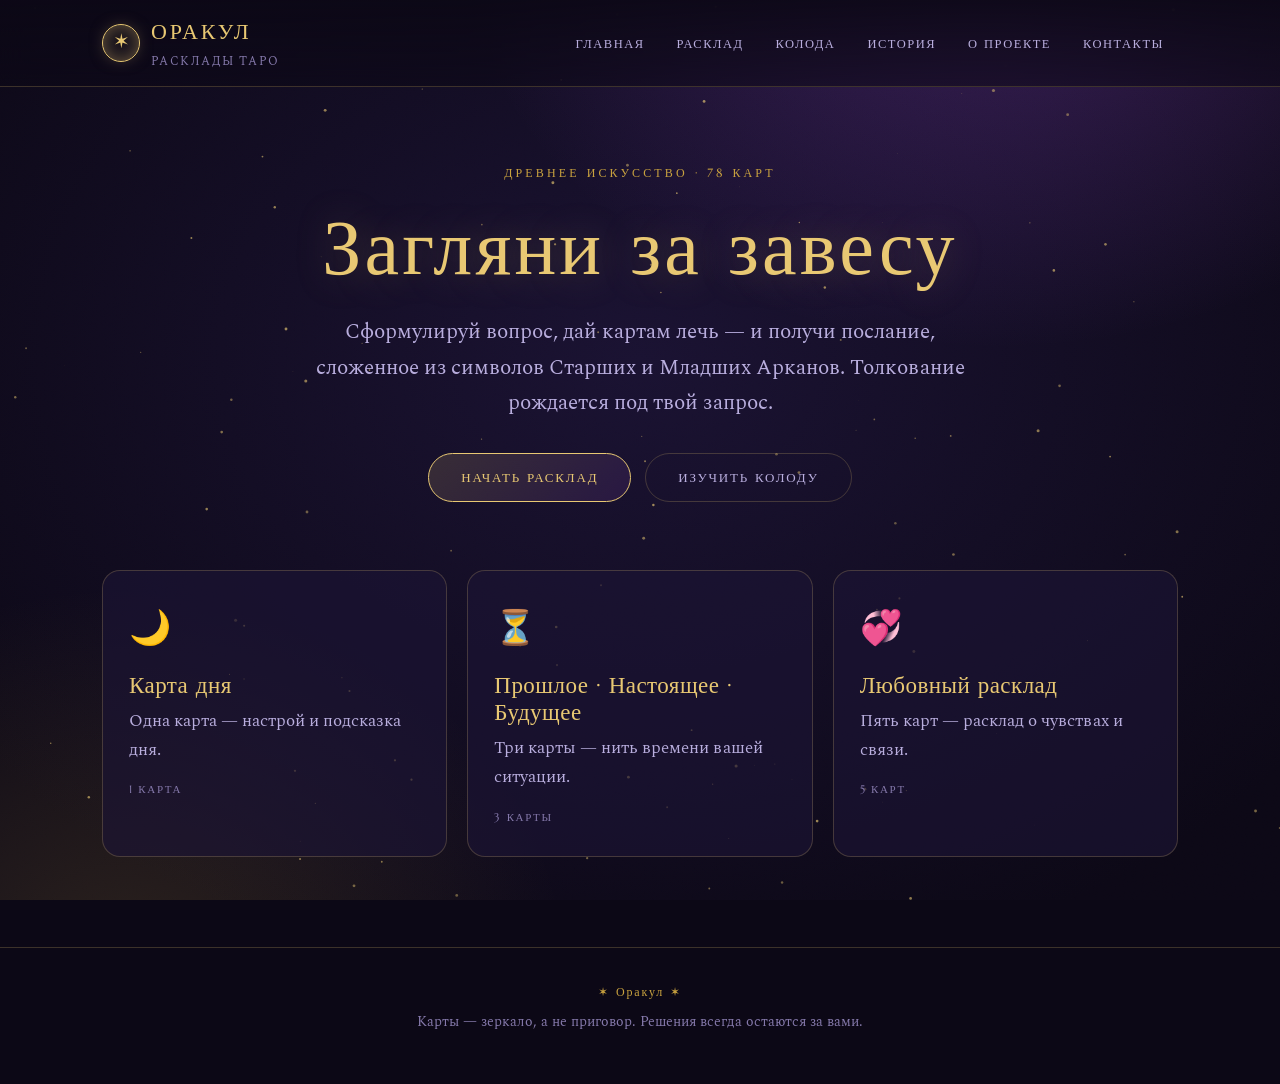
<file: tarot-oracle-sbp.html>
<!DOCTYPE html>
<html lang="ru" data-theme="night">
<head>
<meta charset="UTF-8">
<meta name="viewport" content="width=device-width, initial-scale=1, viewport-fit=cover">
<title>Оракул · Расклады Таро</title>
<meta name="description" content="Онлайн-расклады Таро: карта дня, прошлое-настоящее-будущее и любовный расклад. Полная колода из 78 карт, толкование под ваш вопрос.">
<link rel="icon" href="data:image/svg+xml,%3Csvg xmlns='http://www.w3.org/2000/svg' viewBox='0 0 32 32'%3E%3Crect width='32' height='32' rx='6' fill='%231a1230'/%3E%3Ctext x='16' y='23' font-size='20' text-anchor='middle' fill='%23e8c873'%3E%E2%9C%B6%3C/text%3E%3C/svg%3E">
<script src="https://telegram.org/js/telegram-web-app.js"></script>
<link rel="preconnect" href="https://fonts.googleapis.com">
<link rel="preconnect" href="https://fonts.gstatic.com" crossorigin>
<link href="https://fonts.googleapis.com/css2?family=Marcellus&family=Spectral:ital,wght@0,300;0,400;0,500;0,600;1,400;1,500&display=swap" rel="stylesheet">
<style>
:root{
  --bg:#0c0816;
  --bg-2:#15102a;
  --panel:rgba(28,20,52,.66);
  --panel-solid:#1a1330;
  --ink:#ece5ff;
  --ink-soft:#b9aede;
  --ink-faint:#8579ab;
  --gold:#e8c873;
  --gold-deep:#c9a23f;
  --purple:#9d4edd;
  --purple-deep:#6a2fb0;
  --line:rgba(232,200,115,.22);
  --shadow:0 24px 60px -22px rgba(0,0,0,.85);
  --r:18px;
}
*{box-sizing:border-box;margin:0;padding:0}
html{scroll-behavior:smooth}
/* полоса прокрутки в стиле сайта */
html,body,textarea,.box{scrollbar-width:thin;scrollbar-color:var(--gold-deep) rgba(20,13,40,.55)}
::-webkit-scrollbar{width:12px;height:12px}
::-webkit-scrollbar-track{background:linear-gradient(180deg,#120c24,#0c0816);border-left:1px solid rgba(232,200,115,.1)}
::-webkit-scrollbar-thumb{
  background:linear-gradient(180deg,var(--gold),var(--gold-deep));
  border:3px solid var(--bg);border-radius:20px;
  box-shadow:0 0 8px -2px rgba(232,200,115,.5) inset}
::-webkit-scrollbar-thumb:hover{
  background:linear-gradient(180deg,#f3d98c,var(--gold));
  box-shadow:0 0 12px -1px rgba(157,78,221,.6)}
::-webkit-scrollbar-corner{background:#0c0816}
body{
  font-family:"Spectral","EB Garamond",Georgia,serif;
  background:var(--bg);
  color:var(--ink);
  min-height:100vh;
  font-size:19px;
  line-height:1.68;
  overflow-x:hidden;
  -webkit-font-smoothing:antialiased;
}
/* atmospheric background */
#sky{position:fixed;inset:0;z-index:-2;pointer-events:none;
  background:
    radial-gradient(900px 700px at 78% -8%, rgba(157,78,221,.30), transparent 60%),
    radial-gradient(800px 700px at 10% 108%, rgba(201,162,63,.16), transparent 55%),
    radial-gradient(1200px 900px at 50% 40%, #1a1232, var(--bg) 70%);
}
#stars{position:fixed;inset:0;z-index:-1;pointer-events:none;opacity:.9}
.grain{position:fixed;inset:0;z-index:0;pointer-events:none;opacity:.05;mix-blend-mode:overlay;
  background-image:url("data:image/svg+xml,%3Csvg xmlns='http://www.w3.org/2000/svg' width='120' height='120'%3E%3Cfilter id='n'%3E%3CfeTurbulence type='fractalNoise' baseFrequency='.9' numOctaves='2'/%3E%3C/filter%3E%3Crect width='100%25' height='100%25' filter='url(%23n)'/%3E%3C/svg%3E");}

/* nav */
header{position:sticky;top:0;z-index:50;backdrop-filter:blur(14px);
  background:linear-gradient(to bottom,rgba(12,8,22,.92),rgba(12,8,22,.55));
  border-bottom:1px solid var(--line)}
.nav{max-width:1120px;margin:0 auto;display:flex;align-items:center;gap:6px;
  padding:14px 22px;flex-wrap:wrap}
.brand{display:flex;align-items:center;gap:11px;margin-right:auto;cursor:pointer;
  text-decoration:none;color:var(--ink)}
.sigil{width:38px;height:38px;display:grid;place-items:center;border-radius:50%;
  border:1px solid var(--gold);color:var(--gold);font-size:20px;
  box-shadow:0 0 22px -4px rgba(232,200,115,.55) inset,0 0 18px -6px rgba(232,200,115,.5)}
.brand b{font-family:"Marcellus",serif;font-weight:400;font-size:22px;letter-spacing:.13em;
  color:var(--gold);text-transform:uppercase}
.brand small{display:block;font-size:12px;letter-spacing:.12em;color:var(--ink-faint);
  text-transform:uppercase;margin-top:1px}
nav.links{display:flex;gap:4px;flex-wrap:wrap}
nav.links a{font-family:"Marcellus",serif;font-size:12.5px;letter-spacing:.12em;text-transform:uppercase;
  color:var(--ink-soft);text-decoration:none;padding:9px 14px;border-radius:11px;
  transition:.25s;cursor:pointer;white-space:nowrap}
nav.links a:hover{color:var(--gold);background:rgba(232,200,115,.08)}
nav.links a.active{color:var(--gold);background:rgba(232,200,115,.12)}

main{max-width:1120px;margin:0 auto;padding:42px 22px 90px;position:relative;z-index:1}
.view{display:none;animation:fade .6s ease both}
.view.on{display:block}
@keyframes fade{from{opacity:0;transform:translateY(14px)}to{opacity:1;transform:none}}

h1,h2,h3{font-family:"Marcellus",serif;font-weight:400;line-height:1.18;letter-spacing:.02em}
.eyebrow{font-family:"Marcellus",serif;font-size:12px;letter-spacing:.26em;text-transform:uppercase;
  color:var(--gold-deep);margin-bottom:18px}
.lead{color:var(--ink-soft);font-size:21px;max-width:60ch}

/* hero */
.hero{text-align:center;padding:34px 0 8px}
.hero h1{font-size:clamp(40px,8vw,78px);color:var(--gold);
  text-shadow:0 0 40px rgba(232,200,115,.25);letter-spacing:.04em}
.hero .lead{margin:22px auto 0}
.btn{font-family:"Marcellus",serif;font-size:13px;letter-spacing:.14em;text-transform:uppercase;
  border:1px solid var(--gold);background:linear-gradient(135deg,rgba(232,200,115,.16),rgba(157,78,221,.12));
  color:var(--gold);padding:15px 32px;border-radius:40px;cursor:pointer;transition:.3s;
  box-shadow:0 0 0 0 rgba(232,200,115,.4)}
.btn:hover{background:linear-gradient(135deg,rgba(232,200,115,.3),rgba(157,78,221,.22));
  box-shadow:0 0 28px -6px rgba(232,200,115,.6);transform:translateY(-2px)}
.btn.ghost{border-color:var(--line);color:var(--ink-soft);background:transparent}
.btn.ghost:hover{color:var(--gold);border-color:var(--gold)}
.cta-row{display:flex;gap:14px;justify-content:center;flex-wrap:wrap;margin-top:32px}

/* spread cards on home */
.spreads-grid{display:grid;grid-template-columns:repeat(auto-fit,minmax(260px,1fr));gap:20px;margin-top:60px}
.s-card{background:var(--panel);border:1px solid var(--line);border-radius:var(--r);
  padding:30px 26px;cursor:pointer;transition:.3s;position:relative;overflow:hidden;backdrop-filter:blur(6px)}
.s-card::before{content:"";position:absolute;inset:0;background:radial-gradient(220px 160px at 80% -10%,rgba(157,78,221,.25),transparent 70%);opacity:0;transition:.4s}
.s-card:hover{transform:translateY(-6px);border-color:var(--gold);box-shadow:var(--shadow)}
.s-card:hover::before{opacity:1}
.s-card .glyph{font-size:34px;margin-bottom:14px}
.s-card h3{font-size:23px;color:var(--gold);margin-bottom:8px}
.s-card p{color:var(--ink-soft);font-size:17px}
.s-card .count{font-family:"Marcellus",serif;font-size:11px;letter-spacing:.15em;color:var(--ink-faint);
  text-transform:uppercase;margin-top:16px;display:block}

/* spread view */
.spread-head{text-align:center;margin-bottom:26px}
.spread-head h2{font-size:clamp(30px,5vw,44px);color:var(--gold)}
#spread-title{transition:opacity .42s ease,transform .42s ease;will-change:opacity,transform}
#spread-title.swap{opacity:0;transform:translateY(8px)}
.q-wrap textarea{transition:opacity .42s ease,border-color .25s,box-shadow .25s}
.q-wrap textarea.swap{opacity:.35}
.picker{display:flex;gap:10px;justify-content:center;flex-wrap:wrap;margin:26px 0}
.chip{font-family:"Marcellus",serif;font-size:12px;letter-spacing:.12em;text-transform:uppercase;
  border:1px solid var(--line);background:transparent;color:var(--ink-soft);
  padding:11px 20px;border-radius:30px;cursor:pointer;transition:.25s}
.chip:hover{border-color:var(--gold);color:var(--gold)}
.chip.active{background:linear-gradient(135deg,rgba(232,200,115,.22),rgba(157,78,221,.18));
  border-color:var(--gold);color:var(--gold)}
.q-wrap{max-width:680px;margin:0 auto 26px}
.q-wrap label{font-family:"Marcellus",serif;font-size:11.5px;letter-spacing:.12em;text-transform:uppercase;
  color:var(--gold-deep);display:block;margin-bottom:9px}
.q-wrap textarea{width:100%;min-height:84px;resize:vertical;font-family:inherit;font-size:18px;
  color:var(--ink);background:rgba(12,8,22,.6);border:1px solid var(--line);border-radius:14px;
  padding:14px 16px;line-height:1.5;transition:.25s}
.q-wrap textarea:focus{outline:none;border-color:var(--gold);box-shadow:0 0 0 3px rgba(232,200,115,.12)}
.q-wrap .hint{color:var(--ink-faint);font-size:15px;font-style:italic;margin-top:8px}
.draw-row{text-align:center;margin:8px 0 40px}

/* tarot cards */
.cards-row{display:flex;gap:22px;justify-content:center;flex-wrap:wrap;perspective:1400px;margin:10px 0 38px}
.tcard{width:170px;flex:0 0 auto}
.tcard .pos{font-family:"Marcellus",serif;font-size:11px;letter-spacing:.14em;text-transform:uppercase;
  color:var(--gold-deep);text-align:center;margin-bottom:11px;min-height:14px}
.flip{width:170px;height:286px;position:relative;transform-style:preserve-3d;
  transition:transform .9s cubic-bezier(.2,.8,.2,1);cursor:pointer}
.flip.revealed{transform:rotateY(180deg)}
.face{position:absolute;inset:0;backface-visibility:hidden;border-radius:16px;
  display:flex;flex-direction:column;align-items:center;justify-content:center;
  border:1px solid var(--gold);overflow:hidden}
.back{background:
    repeating-linear-gradient(45deg,rgba(232,200,115,.08) 0 8px,transparent 8px 16px),
    radial-gradient(circle at 50% 40%,rgba(157,78,221,.4),transparent 60%),
    linear-gradient(160deg,#241946,#140d2a);
  color:var(--gold)}
.back .moon{font-size:46px;text-shadow:0 0 24px rgba(232,200,115,.6)}
.back .ring{position:absolute;inset:14px;border:1px solid rgba(232,200,115,.35);border-radius:11px}
.front{transform:rotateY(180deg);padding:16px 12px;text-align:center;
  background:linear-gradient(165deg,#221a44,#15102b)}
.front.rev{background:linear-gradient(165deg,#2a1430,#1a0d22)}
.front .suit-tag{position:absolute;top:9px;right:11px;font-size:11px;letter-spacing:.1em;
  font-family:"Marcellus",serif;color:var(--ink-faint);text-transform:uppercase}
.front .numeral{font-family:"Marcellus",serif;font-size:13px;letter-spacing:.12em;color:var(--gold-deep);margin-top:4px}
.front .emblem{font-size:54px;line-height:1;margin:8px 0 10px;transition:.4s;
  filter:drop-shadow(0 0 14px rgba(232,200,115,.45))}
.front.rev .emblem{transform:rotate(180deg)}
.front .nm{font-family:"Marcellus",serif;font-size:16px;color:var(--gold);line-height:1.2;margin-bottom:6px}
.front .kw{font-size:15px;color:var(--ink-soft);font-style:italic}
.front .orient{font-family:"Marcellus",serif;font-size:9.5px;letter-spacing:.14em;text-transform:uppercase;
  color:var(--ink-faint);margin-top:9px;border-top:1px solid var(--line);padding-top:8px;width:78%}

/* reading / interpretation */
.reading{max-width:760px;margin:0 auto;background:var(--panel);border:1px solid var(--line);
  border-radius:var(--r);padding:34px 32px;backdrop-filter:blur(8px);box-shadow:var(--shadow);display:none}
.reading.on{display:block;animation:fade .7s ease both}
.reading .rk{font-family:"Marcellus",serif;font-size:12px;letter-spacing:.12em;text-transform:uppercase;
  color:var(--gold-deep);text-align:center;margin-bottom:8px}
.reading h3{text-align:center;color:var(--gold);font-size:27px;margin-bottom:22px}
.reading .blk{margin-bottom:20px;padding-left:18px;border-left:2px solid var(--line)}
.reading .blk h4{font-family:"Marcellus",serif;font-size:15px;color:var(--gold);letter-spacing:.04em;margin-bottom:5px}
.reading .blk .meta{font-size:14px;color:var(--ink-faint);font-style:italic;margin-bottom:7px}
.reading .blk p{color:var(--ink-soft);font-size:18px}
.reading .synth{margin-top:26px;padding-top:22px;border-top:1px solid var(--line);
  font-size:19px;color:var(--ink);font-style:italic;text-align:center}
.reading .again{text-align:center;margin-top:28px}

/* deck */
.filter-row{display:flex;gap:9px;justify-content:center;flex-wrap:wrap;margin:26px 0 36px}
.deck-grid{display:grid;grid-template-columns:repeat(auto-fill,minmax(132px,1fr));gap:16px}
.mini{aspect-ratio:5/8;border-radius:13px;border:1px solid var(--line);cursor:pointer;
  display:flex;flex-direction:column;align-items:center;justify-content:center;text-align:center;
  padding:12px 8px;transition:.25s;position:relative;overflow:hidden;
  background:linear-gradient(165deg,#1d1640,#140d28)}
.mini:hover{transform:translateY(-5px) scale(1.02);border-color:var(--gold);box-shadow:var(--shadow)}
.mini .e{font-size:32px;margin-bottom:8px;filter:drop-shadow(0 0 10px rgba(232,200,115,.4))}
.mini .n{font-family:"Marcellus",serif;font-size:12.5px;color:var(--gold);line-height:1.2}
.mini .t{font-size:11px;color:var(--ink-faint);letter-spacing:.08em;text-transform:uppercase;margin-top:6px}

/* modal */
.modal{position:fixed;inset:0;z-index:100;display:none;align-items:center;justify-content:center;
  padding:22px;background:rgba(6,4,12,.78);backdrop-filter:blur(8px)}
.modal.on{display:flex;animation:fade .3s ease both}
.modal .box{max-width:480px;width:100%;background:var(--panel-solid);border:1px solid var(--gold);
  border-radius:20px;padding:34px 30px;box-shadow:var(--shadow);position:relative;max-height:88vh;overflow:auto}
.modal .x{position:absolute;top:14px;right:16px;font-size:24px;color:var(--ink-faint);cursor:pointer;
  background:none;border:none;line-height:1;transition:.2s}
.modal .x:hover{color:var(--gold)}
.modal .e{font-size:60px;text-align:center;filter:drop-shadow(0 0 18px rgba(232,200,115,.5));margin-bottom:6px}
.modal h3{text-align:center;color:var(--gold);font-size:26px;margin-bottom:4px}
.modal .t{text-align:center;font-family:"Marcellus",serif;font-size:11px;letter-spacing:.15em;
  text-transform:uppercase;color:var(--ink-faint);margin-bottom:20px}
.modal .mblk{margin-bottom:16px}
.modal .mblk b{font-family:"Marcellus",serif;font-size:12px;letter-spacing:.14em;text-transform:uppercase;
  color:var(--gold-deep);display:block;margin-bottom:4px}
.modal .mblk p{color:var(--ink-soft);font-size:18px}

/* оплата */
.pay-amount{text-align:center;font-family:"Marcellus",serif;font-size:52px;color:var(--gold);
  line-height:1;margin:6px 0 4px;text-shadow:0 0 30px rgba(232,200,115,.3)}
.pay-amount small{font-size:26px;color:var(--gold-deep)}
.pay-sub{text-align:center;color:var(--ink-soft);font-style:italic;font-size:16px;margin-bottom:20px}
.pay-qr{width:218px;height:218px;margin:0 auto 18px;border-radius:18px;background:#f7f3ea;
  display:grid;place-items:center;border:1px solid var(--gold);box-shadow:0 0 26px -8px rgba(232,200,115,.6);
  padding:12px;overflow:hidden}
.pay-qr img{width:100%;height:100%;object-fit:contain;border-radius:8px}
.pay-qr .ph{color:#5b4a2a;text-align:center;font-family:"Marcellus",serif;font-size:13px;
  letter-spacing:.04em;padding:14px;line-height:1.4}
.pay-qr .ph span{font-size:40px;display:block;margin-bottom:8px}
.pay-steps{list-style:none;counter-reset:s;margin:4px 0 18px;padding:0}
.pay-steps li{counter-increment:s;position:relative;padding-left:36px;margin-bottom:11px;
  color:var(--ink-soft);font-size:16px;line-height:1.45}
.pay-steps li::before{content:counter(s);position:absolute;left:0;top:0;width:24px;height:24px;
  border-radius:50%;border:1px solid var(--gold);color:var(--gold);display:grid;place-items:center;
  font-family:"Marcellus",serif;font-size:13px}
.pay-status{text-align:center;min-height:22px;margin:6px 0 14px;font-size:15px;color:var(--ink-soft)}
.pay-status .spin{display:inline-block;width:15px;height:15px;border:2px solid rgba(232,200,115,.3);
  border-top-color:var(--gold);border-radius:50%;animation:spin 1s linear infinite;vertical-align:-2px;margin-right:8px}
@keyframes spin{to{transform:rotate(360deg)}}
.pay-status.ok{color:var(--gold)}
.pay-actions{display:flex;flex-direction:column;gap:10px}
.pay-note{text-align:center;color:var(--ink-faint);font-size:13px;font-style:italic;margin-top:14px;line-height:1.4}

/* generic panels */
.panel{background:var(--panel);border:1px solid var(--line);border-radius:var(--r);
  padding:36px 34px;backdrop-filter:blur(8px);max-width:760px;margin:0 auto}
.panel h2{color:var(--gold);font-size:clamp(28px,5vw,40px);margin-bottom:8px}
.panel p{color:var(--ink-soft);margin-bottom:16px}
.panel ul{list-style:none;margin:6px 0 20px}
.panel li{color:var(--ink-soft);padding-left:24px;position:relative;margin-bottom:9px}
.panel li::before{content:"✦";position:absolute;left:0;color:var(--gold-deep);font-size:13px;top:3px}

/* contact form */
.form{max-width:560px;margin:24px auto 0}
.form .field{margin-bottom:18px}
.form label{font-family:"Marcellus",serif;font-size:11.5px;letter-spacing:.14em;text-transform:uppercase;
  color:var(--gold-deep);display:block;margin-bottom:8px}
.form input,.form textarea{width:100%;font-family:inherit;font-size:18px;color:var(--ink);
  background:rgba(12,8,22,.6);border:1px solid var(--line);border-radius:13px;padding:13px 15px;transition:.25s}
.form input:focus,.form textarea:focus{outline:none;border-color:var(--gold);box-shadow:0 0 0 3px rgba(232,200,115,.12)}
.form textarea{min-height:120px;resize:vertical}
.form .ok{display:none;color:var(--gold);font-family:"Marcellus",serif;letter-spacing:.1em;
  text-align:center;margin-top:16px;animation:fade .4s ease both}
.form .ok.on{display:block}

/* history */
.hist-empty{text-align:center;color:var(--ink-faint);font-style:italic;padding:50px 0;font-size:19px}
.hist-item{background:var(--panel);border:1px solid var(--line);border-radius:var(--r);
  padding:22px 24px;margin-bottom:16px;backdrop-filter:blur(6px)}
.hist-item .top{display:flex;justify-content:space-between;align-items:baseline;gap:12px;flex-wrap:wrap;margin-bottom:10px}
.hist-item .ttl{font-family:"Marcellus",serif;color:var(--gold);font-size:17px;letter-spacing:.04em}
.hist-item .date{font-size:14px;color:var(--ink-faint);font-style:italic}
.hist-item .q{color:var(--ink-soft);font-style:italic;margin-bottom:8px;font-size:17px}
.hist-item .cc{display:flex;gap:7px;flex-wrap:wrap}
.hist-item .pill{font-size:13px;color:var(--ink-soft);border:1px solid var(--line);
  border-radius:20px;padding:4px 12px;background:rgba(12,8,22,.4)}
.hist-clear{text-align:center;margin-top:18px}

footer{text-align:center;padding:34px 22px 50px;color:var(--ink-faint);font-size:14px;
  border-top:1px solid var(--line);position:relative;z-index:1}
footer .em{color:var(--gold-deep);font-family:"Marcellus",serif;letter-spacing:.15em;font-size:12px}

@media(max-width:560px){
  body{font-size:18px}
  .nav{padding:12px 16px}
  .brand small{display:none}
  main{padding:30px 16px 70px}
  .tcard,.flip{width:140px}
  .flip{height:236px}
  .front .emblem{font-size:44px}
  .panel,.reading{padding:26px 20px}
}
</style>
</head>
<body>
<div id="sky"></div>
<canvas id="stars"></canvas>
<div class="grain"></div>

<header>
  <div class="nav">
    <a class="brand" data-go="home">
      <span class="sigil">✶</span>
      <span><b>Оракул</b><small>Расклады Таро</small></span>
    </a>
    <nav class="links">
      <a data-go="home">Главная</a>
      <a data-go="spread">Расклад</a>
      <a data-go="deck">Колода</a>
      <a data-go="history">История</a>
      <a data-go="about">О проекте</a>
      <a data-go="contacts">Контакты</a>
    </nav>
  </div>
</header>

<main>
  <!-- HOME -->
  <section class="view on" id="view-home">
    <div class="hero">
      <div class="eyebrow">Древнее искусство · 78 карт</div>
      <h1>Загляни за завесу</h1>
      <p class="lead">Сформулируй вопрос, дай картам лечь — и получи послание, сложенное из символов Старших и Младших Арканов. Толкование рождается под твой запрос.</p>
      <div class="cta-row">
        <button class="btn" data-go="spread">Начать расклад</button>
        <button class="btn ghost" data-go="deck">Изучить колоду</button>
      </div>
    </div>
    <div class="spreads-grid" id="home-spreads"></div>
  </section>

  <!-- SPREAD -->
  <section class="view" id="view-spread">
    <div class="spread-head">
      <div class="eyebrow">Расклад</div>
      <h2 id="spread-title">Карта дня</h2>
    </div>
    <div class="picker" id="spread-picker"></div>
    <div class="q-wrap">
      <label for="q">Ваш вопрос к картам</label>
      <textarea id="q" placeholder="Например: «Мы вместе два года, в последнее время чувствую дистанцию — стоит ли продолжать или это тупик?»"></textarea>
      <div class="hint">Карты выпадают случайно — но чем подробнее вопрос, тем точнее и глубже толкование под вашу тему.</div>
    </div>
    <div class="draw-row">
      <button class="btn" id="draw-btn">Сделать расклад</button>
    </div>
    <div class="cards-row" id="cards-row"></div>
    <div class="reading" id="reading"></div>
  </section>

  <!-- DECK -->
  <section class="view" id="view-deck">
    <div class="spread-head">
      <div class="eyebrow">Полная колода · 78 карт</div>
      <h2>Колода</h2>
    </div>
    <div class="filter-row" id="deck-filter"></div>
    <div class="deck-grid" id="deck-grid"></div>
  </section>

  <!-- HISTORY -->
  <section class="view" id="view-history">
    <div class="spread-head">
      <div class="eyebrow">Журнал</div>
      <h2>История раскладов</h2>
    </div>
    <div id="hist-list"></div>
  </section>

  <!-- ABOUT -->
  <section class="view" id="view-about">
    <div class="panel">
      <div class="eyebrow">О проекте</div>
      <h2>Что это</h2>
      <p>«Оракул» — спокойное место, чтобы остановиться и задать себе вопрос. Здесь нет обещаний предсказать будущее: карты — это зеркало, набор образов, в которых легче разглядеть то, что вы уже чувствуете.</p>
      <p>Колода полная — 22 Старших Аркана и 56 Младших по четырём мастям: Жезлы, Кубки, Мечи и Пентакли. Каждая карта несёт прямое и перевёрнутое значение.</p>
      <h2 style="margin-top:26px">Как это работает</h2>
      <ul>
        <li>Колода перемешивается алгоритмом Фишера–Йетса — честная случайность.</li>
        <li>Берутся первые карты расклада; одна карта не выпадает дважды.</li>
        <li>У каждой карты есть шанс лечь перевёрнутой — это меняет оттенок значения.</li>
        <li>Толкование собирается под ваш вопрос из значений карт и их позиций — прямо в браузере, без подключения к сети.</li>
      </ul>
      <p style="font-style:italic;color:var(--ink-faint)">Смысл рождается не из карт, а из того, какие из их символов отзываются в вас именно сейчас.</p>
    </div>
  </section>

  <!-- CONTACTS -->
  <section class="view" id="view-contacts">
    <div class="panel">
      <div class="eyebrow">Связь</div>
      <h2>Контакты</h2>
      <p>Есть вопрос, пожелание или идея для нового расклада? Напишите — послание долетит.</p>
      <div class="form">
        <div class="field"><label for="c-name">Имя</label><input id="c-name" type="text" placeholder="Как к вам обращаться"></div>
        <div class="field"><label for="c-email">Email</label><input id="c-email" type="email" placeholder="you@example.com"></div>
        <div class="field"><label for="c-msg">Послание</label><textarea id="c-msg" placeholder="Ваше сообщение"></textarea></div>
        <div style="text-align:center"><button class="btn" id="c-send">Отправить послание</button></div>
        <div class="ok" id="c-ok">✦ Послание отправлено. Благодарю.</div>
      </div>
    </div>
  </section>
</main>

<footer>
  <div class="em">✶ Оракул ✶</div>
  <div style="margin-top:8px">Карты — зеркало, а не приговор. Решения всегда остаются за вами.</div>
</footer>

<!-- modal -->
<div class="modal" id="modal"><div class="box">
  <button class="x" id="modal-x">×</button>
  <div class="e" id="m-e"></div>
  <h3 id="m-n"></h3>
  <div class="t" id="m-t"></div>
  <div class="mblk"><b>Прямое значение</b><p id="m-u"></p></div>
  <div class="mblk"><b>Перевёрнутое значение</b><p id="m-r"></p></div>
</div></div>

<!-- оплата расклада -->
<div class="modal" id="payModal"><div class="box">
  <button class="x" id="pay-x">×</button>
  <div class="t" style="margin-bottom:10px">Оплата расклада · СБП</div>
  <div class="pay-amount" id="pay-amount">150<small> ₽</small></div>
  <div class="pay-sub">за один расклад по любой теме</div>
  <div class="pay-qr" id="pay-qr"></div>
  <ol class="pay-steps">
    <li>Откройте приложение банка → раздел «Оплата по QR» или «СБП».</li>
    <li>Отсканируйте код и подтвердите платёж на <b id="pay-amt-inline">150 ₽</b>.</li>
    <li id="pay-step3">Вернитесь сюда и нажмите кнопку ниже.</li>
  </ol>
  <div class="pay-status" id="pay-status"></div>
  <div class="pay-actions">
    <a class="btn ghost" id="pay-app" style="display:none" target="_blank" rel="noopener">Открыть приложение банка</a>
    <button class="btn" id="pay-confirm">Я оплатил — показать расклад</button>
  </div>
  <div class="pay-note" id="pay-note"></div>
</div></div>

<script>
/* =======================================================================
   НАСТРОЙКА ОПЛАТЫ  ·  отредактируйте этот блок под себя
   =======================================================================
   mode:
     "manual"  — статичный QR (самозанятый/физлицо). Покупатель платит и
                 сам подтверждает. Оплата проверяется вами вручную в банке.
     "backend" — динамический QR и АВТОМАТИЧЕСКОЕ подтверждение через ваш
                 сервер (агрегатор: ЮKassa, Т-Бизнес, СберБизнес и т.п.).
                 Требует размещения сайта на хостинге с бэкендом.
     "off"     — оплату отключить (расклады бесплатные).
======================================================================= */
const PAY = {
  mode: "manual",                 // "manual" | "backend" | "off"
  price: 150,                     // цена за расклад
  currency: "₽",

  /* --- ВАРИАНТ A (mode:"manual") --- */
  // QR-картинка из приложения вашего банка («Принимать оплату по QR» / СБП).
  // Вставьте ссылку на картинку ИЛИ строку [data-uri]
  qrImageSrc: "",
  // (необязательно) ссылка СБП, чтобы открыть приложение банка кнопкой:
  sbpLink: "",

  /* --- ВАРИАНТ Б (mode:"backend") --- */
  // Адрес вашего API без слэша на конце, напр. "https://ваш-домен.ru/api".
  // Сервер должен уметь:
  //   POST {backendBase}/create-payment {amount}  -> {orderId, qrImage|qrUrl}
  //   GET  {backendBase}/payment-status?orderId=  -> {paid:true|false}
  backendBase: ""
};

/* ===================== ДАННЫЕ КОЛОДЫ ===================== */

// Старшие Арканы — прямое/перевёрнутое значение + ключевое слово + эмблема
const MAJOR = [
  {n:"Шут", e:"🃏", kw:"начало", u:"Свежий старт, открытость, вера в дорогу. Можно шагнуть в неизвестность налегке.", r:"Безрассудство, наивность, страх сделать первый шаг."},
  {n:"Маг", e:"✦", kw:"воля", u:"У вас есть всё, чтобы проявить замысел. Сила воли и фокус.", r:"Распыление сил, нераскрытый потенциал, самообман."},
  {n:"Верховная Жрица", e:"🌙", kw:"интуиция", u:"Ответ внутри. Доверьтесь тихому знанию, не торопите события.", r:"Оторванность от интуиции, скрытые мотивы, поверхностность."},
  {n:"Императрица", e:"🌹", kw:"изобилие", u:"Расцвет, забота, плодородие во всех смыслах. Время взращивать.", r:"Творческий застой, зависимость, пренебрежение собой."},
  {n:"Император", e:"♛", kw:"структура", u:"Опора, порядок, ответственность. Вы способны держать ситуацию.", r:"Жёсткость, контроль ради контроля, упрямство."},
  {n:"Иерофант", e:"🗝", kw:"традиция", u:"Опыт, наставник, проверенный путь. Стоит прислушаться к мудрости.", r:"Догма, навязанные правила или, наоборот, нужный бунт."},
  {n:"Влюблённые", e:"❤", kw:"выбор", u:"Союз, притяжение, важный выбор сердцем. Гармония двоих.", r:"Разлад, сомнения, выбор против себя."},
  {n:"Колесница", e:"🛞", kw:"воля к победе", u:"Движение вперёд через собранность. Победа за тем, кто держит вожжи.", r:"Потеря направления, метания, борьба без руля."},
  {n:"Сила", e:"🦁", kw:"мягкая сила", u:"Внутренняя стойкость, терпение, укрощение страстей лаской, а не силой.", r:"Сомнение в себе, вспышки, истощение."},
  {n:"Отшельник", e:"🕯", kw:"поиск", u:"Время уединения и честного разговора с собой. Свет находится внутри.", r:"Изоляция, бегство от людей, потеря ориентира."},
  {n:"Колесо Фортуны", e:"☸", kw:"перемены", u:"Поворот судьбы, новый цикл. Ловите волну — момент благоприятен.", r:"Сопротивление переменам, ощущение невезения, застой."},
  {n:"Справедливость", e:"⚖", kw:"баланс", u:"Истина, причина и следствие, честное решение. Всё встанет на места.", r:"Несправедливость, уклонение от ответственности, перекос."},
  {n:"Повешенный", e:"⏳", kw:"иной взгляд", u:"Пауза и смена угла зрения. Иногда отпустить — значит выиграть.", r:"Застревание, пустая жертва, нежелание двигаться."},
  {n:"Смерть", e:"🦋", kw:"трансформация", u:"Завершение одного, чтобы родилось новое. Освобождение от старого.", r:"Страх перемен, цепляние за отжившее, затянутый переход."},
  {n:"Умеренность", e:"🏺", kw:"гармония", u:"Баланс, терпение, золотая середина. Спокойное смешение крайностей.", r:"Перекос, нетерпение, разлад внутри."},
  {n:"Дьявол", e:"⛓", kw:"привязанность", u:"Искушение, зависимость, тень. Что-то держит сильнее, чем кажется.", r:"Освобождение, разрыв оков, осознание зависимости."},
  {n:"Башня", e:"🗼", kw:"крушение", u:"Внезапный слом ложных опор и прозрение. Больно, но честно и очищающе.", r:"Оттягивание неизбежного, страх перемен, тлеющий кризис."},
  {n:"Звезда", e:"✶", kw:"надежда", u:"Исцеление, вдохновение, вера в лучшее. Свет после бури.", r:"Уныние, потеря веры, ощущение опустошённости."},
  {n:"Луна", e:"🌕", kw:"иллюзии", u:"Туман, сны, тревоги. Не всё таково, каким кажется — доверьтесь чутью.", r:"Прояснение, выход из тумана, развеянный страх."},
  {n:"Солнце", e:"☀", kw:"радость", u:"Ясность, успех, тепло и жизнь. Самая светлая карта колоды.", r:"Временные тучи, приглушённая радость, усталость."},
  {n:"Суд", e:"🎺", kw:"пробуждение", u:"Итог, прощение, призыв к новому уровню. Время честных выводов.", r:"Самокритика, отрицание зова, страх оценки."},
  {n:"Мир", e:"🌍", kw:"завершение", u:"Целостность, достижение, гармоничный финал цикла. Всё сложилось.", r:"Незавершённость, задержка финала, недостающий шаг."}
];

// Масти Младших Арканов
const SUITS = [
  {key:"wands", name:"Жезлы", e:"🔥", theme:"энергии, действия, страсти и воли"},
  {key:"cups",  name:"Кубки", e:"💧", theme:"чувств, отношений и интуиции"},
  {key:"swords",name:"Мечи",  e:"⚔", theme:"мыслей, слов, решений и конфликтов"},
  {key:"coins", name:"Пентакли", e:"🪙", theme:"дел, ресурсов, тела и материальной опоры"}
];

const RANKS = ["Туз","Двойка","Тройка","Четвёрка","Пятёрка","Шестёрка","Семёрка","Восьмёрка","Девятка","Десятка","Паж","Рыцарь","Королева","Король"];

// Прямое/перевёрнутое значение для каждой масти по рангам
const MINOR = {
  wands:[
    {u:"Искра вдохновения, новое начинание, прилив сил.", r:"Заминка на старте, растраченный запал."},
    {u:"Планы и выбор пути, взгляд за горизонт.", r:"Страх шага, нерешительность."},
    {u:"Первые плоды, расширение, попутный ветер.", r:"Задержки, переоценённые ожидания."},
    {u:"Праздник, опора, заслуженная передышка.", r:"Шаткость основ, недосказанность дома."},
    {u:"Спор, соперничество, проверка на прочность.", r:"Конец конфликта, усталость от борьбы."},
    {u:"Признание, победа, общественный успех.", r:"Сомнение в признании, отложенный триумф."},
    {u:"Стойкость под давлением, защита позиции.", r:"Сдача без боя, перегруз."},
    {u:"Скорость, новости, стремительное развитие.", r:"Спешка, хаос, рассеянность."},
    {u:"Готовность к последнему рывку, бдительность.", r:"Истощение, оборона из последних сил."},
    {u:"Перегруз обязанностями, тяжёлая ноша.", r:"Пора сбросить лишнее, делегировать."},
    {u:"Любопытство, весть, жажда нового опыта.", r:"Незрелость идеи, пустой энтузиазм."},
    {u:"Порыв, авантюра, движение к цели.", r:"Поспешность, переменчивость планов."},
    {u:"Уверенность, харизма, тёплая решимость.", r:"Ревность, упрямство, выгорание."},
    {u:"Лидерство, видение, смелое управление.", r:"Авторитарность, нетерпимость."}
  ],
  cups:[
    {u:"Новое чувство, открытое сердце, любовь и принятие.", r:"Закрытость, подавленные эмоции."},
    {u:"Союз, взаимность, притяжение душ.", r:"Разлад, дисбаланс в паре."},
    {u:"Радость, дружба, праздник вместе.", r:"Пресыщение, мелкие ссоры, перебор."},
    {u:"Скука, апатия, упущенное предложение.", r:"Новый интерес, выход из хандры."},
    {u:"Сожаление о потерянном, печаль.", r:"Принятие, исцеление, взгляд на оставшееся."},
    {u:"Тёплые воспоминания, ностальгия, доброта.", r:"Жизнь прошлым, идеализация."},
    {u:"Множество соблазнов, мечты, иллюзии выбора.", r:"Ясность, отказ от пустых грёз."},
    {u:"Уход ради большего, поиск глубины.", r:"Страх перемен, бегство по кругу."},
    {u:"Исполнение желания, душевное довольство.", r:"Самодовольство, желание не по сердцу."},
    {u:"Гармония, тёплый дом, эмоциональная полнота.", r:"Трещина в идиллии, разлад близких."},
    {u:"Нежная весть, романтическое предложение.", r:"Незрелость чувств, обидчивость."},
    {u:"Признание, романтик в пути, зов сердца.", r:"Непостоянство, пустые обещания."},
    {u:"Чуткость, забота, глубокая эмпатия.", r:"Зависимость от настроений, обиды."},
    {u:"Спокойная мудрость сердца, дипломатия чувств.", r:"Холодность, манипуляция эмоциями."}
  ],
  swords:[
    {u:"Прорыв ясности, истина, решающая мысль.", r:"Спутанность, ложь, тупик в голове."},
    {u:"Трудный выбор, перемирие, баланс на острие.", r:"Решение принято, спадает напряжение."},
    {u:"Боль, разочарование, горькая правда.", r:"Заживление раны, прощение."},
    {u:"Передышка, восстановление, тишина ума.", r:"Беспокойство, пора возвращаться в строй."},
    {u:"Конфликт с потерями, гордыня, пиррова победа.", r:"Примирение, желание сложить оружие."},
    {u:"Переход к лучшему, движение прочь от бури.", r:"Затянувшийся переезд, груз прошлого."},
    {u:"Хитрость, стратегия в одиночку, риск.", r:"Разоблачение, возврат к честности."},
    {u:"Ощущение ловушки, скованность страхом.", r:"Освобождение, страх оказался мнимым."},
    {u:"Тревога, бессонные мысли, преувеличенные страхи.", r:"Рассвет после тревоги, надежда."},
    {u:"Болезненный финал, дно цикла, отпускание.", r:"Худшее позади, медленное восстановление."},
    {u:"Острый ум, любопытство, бдительность.", r:"Колкость, сплетни, поспешные слова."},
    {u:"Стремительный натиск, прямота, напор идеи.", r:"Агрессия, безрассудство, грубость."},
    {u:"Ясность и честность, независимый ум.", r:"Холодность, резкость суждений."},
    {u:"Истина, принципы, справедливое решение.", r:"Тирания мысли, цинизм."}
  ],
  coins:[
    {u:"Новая возможность, семя достатка, дар реальности.", r:"Упущенный шанс, неустойчивость планов."},
    {u:"Баланс дел, гибкость, жонглирование задачами.", r:"Перегруз, нехватка организации."},
    {u:"Мастерство, командная работа, признание труда.", r:"Несогласованность, халтура."},
    {u:"Сбережение, контроль, держаться за своё.", r:"Скупость или, наоборот, нужная щедрость."},
    {u:"Нужда, тревога о ресурсах, чувство исключённости.", r:"Выход из нужды, найденная поддержка."},
    {u:"Щедрость, справедливый обмен, помощь.", r:"Долги, неравный обмен, зависимость."},
    {u:"Терпеливое ожидание плодов, оценка вложенного.", r:"Нетерпение, сомнение в усилиях."},
    {u:"Кропотливый труд, оттачивание мастерства.", r:"Рутина без смысла, перфекционизм."},
    {u:"Самодостаточность, наслаждение плодами.", r:"Одиночество в достатке, перекос в работу."},
    {u:"Изобилие, наследие, прочная опора рода.", r:"Семейные споры о деньгах, шаткое наследие."},
    {u:"Прилежание, учёба, новое практичное дело.", r:"Лень, нереализованный план."},
    {u:"Надёжность, методичный труд, верность делу.", r:"Застой, упрямая монотонность."},
    {u:"Заземлённость, уют, практичная забота.", r:"Тревога о быте, зацикленность на материальном."},
    {u:"Достаток, щедрое управление, прочный успех.", r:"Жадность, материализм, давление статусом."}
  ]
};

const ROMAN=["0","I","II","III","IV","V","VI","VII","VIII","IX","X","XI","XII","XIII","XIV","XV","XVI","XVII","XVIII","XIX","XX","XXI"];

// Сборка полной колоды из 78 карт
function buildDeck(){
  const deck=[];
  MAJOR.forEach((c,i)=>deck.push({
    id:"M"+i, group:"major", suit:"Старший Аркан", suitKey:"major",
    name:c.n, e:c.e, kw:c.kw, numeral:ROMAN[i], u:c.u, r:c.r
  }));
  SUITS.forEach(s=>{
    MINOR[s.key].forEach((m,ri)=>deck.push({
      id:s.key+ri, group:"minor", suit:s.name, suitKey:s.key,
      name:RANKS[ri]+" "+s.name, e:s.e, kw:s.name.toLowerCase(),
      numeral:ri<10?(ri+1):RANKS[ri][0], u:m.u, r:m.r
    }));
  });
  return deck;
}
const DECK=buildDeck();

/* ===================== РАСКЛАДЫ ===================== */
const SPREADS={
  day:   {title:"Карта дня", glyph:"🌙", count:1, desc:"Одна карта — настрой и подсказка дня.",
          positions:["Послание дня"]},
  ppf:   {title:"Прошлое · Настоящее · Будущее", glyph:"⏳", count:3, desc:"Три карты — нить времени вашей ситуации.",
          positions:["Прошлое","Настоящее","Будущее"]},
  love:  {title:"Любовный расклад", glyph:"💞", count:5, desc:"Пять карт — расклад о чувствах и связи.",
          positions:["Вы","Партнёр","Связь между вами","Преграда","Куда всё движется"]}
};
let currentSpread="day";
const spreadQuestions={day:"",ppf:"",love:""}; // вопрос хранится отдельно для каждого расклада
let lastDraw=null;

/* ===================== ЧЕСТНОЕ ПЕРЕМЕШИВАНИЕ ===================== */
// Алгоритм Фишера–Йетса
function shuffle(arr){
  const a=arr.slice();
  for(let i=a.length-1;i>0;i--){
    const j=Math.floor(Math.random()*(i+1));
    [a[i],a[j]]=[a[j],a[i]];
  }
  return a;
}
function drawCards(n){
  const shuffled=shuffle(DECK);
  return shuffled.slice(0,n).map(c=>({...c, reversed:Math.random()<0.3}));
}

/* ===================== ГЕНЕРАТОР ТОЛКОВАНИЯ (в браузере) ===================== */
function trimQ(q){ q=(q||"").trim(); return q; }

function cardLine(card, position){
  const meaning = card.reversed ? card.r : card.u;
  const orient = card.reversed ? "в перевёрнутом положении" : "в прямом положении";
  return {meaning, orient};
}

const OPEN_WITH_Q=[
  q=>`Вы спросили: «${q}». Карты услышали и легли так:`,
  q=>`Удерживая в сердце вопрос «${q}», вы потревожили колоду. Вот её ответ:`,
  q=>`На ваш вопрос — «${q}» — оракул отвечает этими образами:`
];
const OPEN_NO_Q=[
  ()=>`Вы не задали слова — и колода ответила на то, что носите внутри:`,
  ()=>`Без вопроса карты говорят о том, что важнее всего сейчас:`,
  ()=>`Тишину вместо вопроса оракул заполнил так:`
];
function pick(a){return a[Math.floor(Math.random()*a.length)];}

function synthLine(cards, q){
  const reversedCount=cards.filter(c=>c.reversed).length;
  const majors=cards.filter(c=>c.group==="major").length;
  let s="";
  if(majors>=Math.ceil(cards.length/2) && cards.length>1)
    s+="В раскладе сильны Старшие Арканы — речь идёт о крупном, судьбоносном повороте, а не о мелочах. ";
  if(reversedCount===0)
    s+="Все карты легли прямо — энергии текут свободно, путь открыт. ";
  else if(reversedCount===cards.length && cards.length>1)
    s+="Все карты перевёрнуты — много внутреннего, скрытого; ответ зреет в глубине, не снаружи. ";
  else if(reversedCount>0)
    s+="Перевёрнутые карты указывают на то, что часть процесса идёт внутри и пока не проявлена. ";
  s+= q
    ? "Помните: карты не предсказывают, а отражают. Окончательное слово — за вами."
    : "Прислушайтесь, какой из образов отозвался сильнее всего — именно там ваш настоящий вопрос.";
  return s;
}

function interpret(cards, spreadKey, q){
  const sp=SPREADS[spreadKey];
  q=trimQ(q);
  const opening = q ? pick(OPEN_WITH_Q)(q) : pick(OPEN_NO_Q)();
  const blocks = cards.map((c,i)=>{
    const {meaning,orient}=cardLine(c, sp.positions[i]);
    return {pos:sp.positions[i], card:c.name, orient, e:c.e, reversed:c.reversed, text:meaning};
  });
  return {opening, blocks, synth:synthLine(cards,q), title:sp.title};
}

/* ===================== РЕНДЕР: ГЛАВНАЯ ===================== */
function renderHomeSpreads(){
  const wrap=document.getElementById("home-spreads");
  wrap.innerHTML="";
  Object.entries(SPREADS).forEach(([key,s])=>{
    const el=document.createElement("div");
    el.className="s-card";
    el.innerHTML=`<div class="glyph">${s.glyph}</div>
      <h3>${s.title}</h3><p>${s.desc}</p>
      <span class="count">${s.count} ${cardWord(s.count)}</span>`;
    el.onclick=()=>{currentSpread=key; go("spread"); setSpread(key);};
    wrap.appendChild(el);
  });
}
function cardWord(n){
  if(n===1) return "карта";
  if(n>=2&&n<=4) return "карты";
  return "карт";
}

/* ===================== РЕНДЕР: РАСКЛАД ===================== */
function renderPicker(){
  const p=document.getElementById("spread-picker");
  p.innerHTML="";
  Object.entries(SPREADS).forEach(([key,s])=>{
    const b=document.createElement("button");
    b.className="chip"+(key===currentSpread?" active":"");
    b.textContent=s.title;
    b.onclick=()=>setSpread(key);
    p.appendChild(b);
  });
}
// Примеры вопросов под каждый расклад (подставляются в подсказку поля)
const QUESTION_EXAMPLES={
  day:[
    "На что мне сегодня важнее всего обратить внимание?",
    "Какой настрой стоит выбрать на этот день?",
    "Что поможет мне сегодня, а что лучше отпустить?",
    "Какой урок принесёт мне сегодняшний день?"
  ],
  ppf:[
    "Как развивается ситуация с моей работой и к чему она идёт?",
    "Что привело меня к нынешнему положению и куда оно ведёт дальше?",
    "Стоит ли мне начинать новое дело — что было, что есть и что будет?",
    "Чем закончится история, в которой я сейчас оказался(ась)?"
  ],
  love:[
    "Мы вместе два года, в последнее время чувствую дистанцию — стоит ли продолжать или это тупик?",
    "Что на самом деле происходит между мной и человеком, который мне дорог?",
    "Есть ли будущее у этих отношений и куда они нас ведут?",
    "Почему мне трудно сблизиться, и что мешает нам быть ближе?"
  ]
};
function setExample(key){
  const list=QUESTION_EXAMPLES[key]||[];
  if(!list.length) return;
  const ex=list[Math.floor(Math.random()*list.length)];
  document.getElementById("q").setAttribute("placeholder","Например: «"+ex+"»");
}

let swapTimer=null;
function setSpread(key){
  currentSpread=key;
  renderPicker();
  document.getElementById("cards-row").innerHTML="";
  document.getElementById("reading").classList.remove("on");
  const title=document.getElementById("spread-title");
  const ta=document.getElementById("q");
  title.classList.add("swap");
  ta.classList.add("swap");
  clearTimeout(swapTimer);
  swapTimer=setTimeout(()=>{
    title.textContent=SPREADS[key].title;
    setExample(key);
    ta.value=spreadQuestions[key]||"";   // вернуть вопрос именно этого расклада
    title.classList.remove("swap");
    ta.classList.remove("swap");
  },300);
}

function renderCardSlots(cards){
  const row=document.getElementById("cards-row");
  row.innerHTML="";
  const positions=SPREADS[currentSpread].positions;
  cards.forEach((c,i)=>{
    const wrap=document.createElement("div");
    wrap.className="tcard";
    wrap.innerHTML=`
      <div class="pos">${positions[i]||""}</div>
      <div class="flip" data-i="${i}">
        <div class="face back"><div class="ring"></div><div class="moon">✶</div></div>
        <div class="face front ${c.reversed?'rev':''}">
          <div class="suit-tag">${c.group==='major'?'Аркан':c.suit}</div>
          <div class="numeral">${c.numeral}</div>
          <div class="emblem">${c.e}</div>
          <div class="nm">${c.name}</div>
          <div class="kw">${c.kw}</div>
          <div class="orient">${c.reversed?'перевёрнутая':'прямая'}</div>
        </div>
      </div>`;
    row.appendChild(wrap);
  });
  // последовательное раскрытие
  row.querySelectorAll(".flip").forEach((f,i)=>{
    setTimeout(()=>f.classList.add("revealed"), 260+i*430);
    f.onclick=()=>f.classList.toggle("revealed");
  });
}

function renderReading(data){
  const r=document.getElementById("reading");
  r.innerHTML=`
    <div class="rk">Толкование оракула</div>
    <h3>${data.title}</h3>
    <p style="text-align:center;color:var(--ink-soft);font-style:italic;margin-bottom:22px">${data.opening}</p>
    ${data.blocks.map(b=>`
      <div class="blk">
        <h4>${b.e} ${b.pos} — ${b.card}</h4>
        <div class="meta">${b.orient}</div>
        <p>${b.text}</p>
      </div>`).join("")}
    <div class="synth">${data.synth}</div>
    <div class="again"><button class="btn ghost" onclick="document.getElementById('draw-btn').click()">Новый расклад</button></div>`;
  const reveal=()=>r.classList.add("on");
  setTimeout(reveal, 300+SPREADS[currentSpread].count*430);
}

function doDraw(){
  if(PAY.mode==="off"){ performDraw(); return; }
  openPay();
}
function performDraw(){
  const n=SPREADS[currentSpread].count;
  const q=document.getElementById("q").value;
  const cards=drawCards(n);
  lastDraw={cards, spread:currentSpread, q:trimQ(q)};
  document.getElementById("reading").classList.remove("on");
  renderCardSlots(cards);
  const data=interpret(cards, currentSpread, q);
  renderReading(data);
  saveReading(lastDraw);
  // плавная прокрутка к картам
  setTimeout(()=>document.getElementById("cards-row").scrollIntoView({behavior:"smooth",block:"center"}),120);
}

/* ===================== ОПЛАТА ===================== */
let payPoll=null;
function setPayStatus(html, ok){
  const s=document.getElementById("pay-status");
  s.className="pay-status"+(ok?" ok":"");
  s.innerHTML=html||"";
}
function closePay(){
  document.getElementById("payModal").classList.remove("on");
  if(payPoll){clearInterval(payPoll); payPoll=null;}
}
function showQR(src){
  const box=document.getElementById("pay-qr");
  if(src){ box.innerHTML='<img alt="QR для оплаты по СБП" src="'+src+'">'; }
  else{ box.innerHTML='<div class="ph"><span>⛶</span>QR-код появится здесь<br>(добавьте его в настройке оплаты)</div>'; }
}
function openPay(){
  const m=document.getElementById("payModal");
  document.getElementById("pay-amount").innerHTML=PAY.price+'<small> '+PAY.currency+'</small>';
  document.getElementById("pay-amt-inline").textContent=PAY.price+' '+PAY.currency;
  const appBtn=document.getElementById("pay-app");
  const confirmBtn=document.getElementById("pay-confirm");
  const note=document.getElementById("pay-note");
  setPayStatus("");

  if(PAY.mode==="backend" && PAY.backendBase){
    // динамический QR + автоподтверждение
    document.getElementById("pay-step3").textContent="Оплата подтвердится автоматически — расклад откроется сам.";
    appBtn.style.display="none";
    confirmBtn.style.display="none";
    note.textContent="Безопасный режим: оплата проверяется на сервере. Не закрывайте окно до подтверждения.";
    showQR("");
    setPayStatus('<span class="spin"></span>Создаём счёт…');
    m.classList.add("on");
    startBackendPayment();
    return;
  }

  // режим "manual" — статичный QR, подтверждение вручную
  document.getElementById("pay-step3").textContent="Вернитесь сюда и нажмите кнопку ниже.";
  showQR(PAY.qrImageSrc||"");
  if(PAY.sbpLink){ appBtn.href=PAY.sbpLink; appBtn.style.display="block"; }
  else { appBtn.style.display="none"; }
  confirmBtn.style.display="block";
  note.textContent="Оплата подтверждается вами вручную: убедитесь, что платёж поступил, прежде чем открывать расклад.";
  m.classList.add("on");
}
async function startBackendPayment(){
  try{
    const res=await fetch(PAY.backendBase+"/create-payment",{
      method:"POST", headers:{"Content-Type":"application/json"},
      body:JSON.stringify({amount:PAY.price})
    });
    const data=await res.json();
    showQR(data.qrImage||data.qrUrl||"");
    setPayStatus('<span class="spin"></span>Ожидаем оплату…');
    const id=data.orderId;
    payPoll=setInterval(async()=>{
      try{
        const r=await fetch(PAY.backendBase+"/payment-status?orderId="+encodeURIComponent(id));
        const st=await r.json();
        if(st.paid){
          clearInterval(payPoll); payPoll=null;
          setPayStatus("✦ Оплата получена", true);
          setTimeout(()=>{ closePay(); performDraw(); }, 700);
        }
      }catch(e){/* пробуем снова на следующем тике */}
    }, 3000);
  }catch(e){
    setPayStatus("Не удалось связаться с сервером оплаты. Проверьте настройку backendBase.");
  }
}
function confirmManualPayment(){
  setPayStatus("✦ Спасибо! Открываем расклад…", true);
  setTimeout(()=>{ closePay(); performDraw(); }, 600);
}

/* ===================== РЕНДЕР: КОЛОДА ===================== */
let deckFilter="all";
function renderDeckFilter(){
  const f=document.getElementById("deck-filter");
  const opts=[["all","Все 78"],["major","Старшие"],...SUITS.map(s=>[s.key,s.name])];
  f.innerHTML="";
  opts.forEach(([key,label])=>{
    const b=document.createElement("button");
    b.className="chip"+(key===deckFilter?" active":"");
    b.textContent=label;
    b.onclick=()=>{deckFilter=key; renderDeckFilter(); renderDeckGrid();};
    f.appendChild(b);
  });
}
function renderDeckGrid(){
  const g=document.getElementById("deck-grid");
  g.innerHTML="";
  const list=DECK.filter(c=> deckFilter==="all" ? true :
    deckFilter==="major" ? c.group==="major" : c.suitKey===deckFilter);
  list.forEach(c=>{
    const el=document.createElement("div");
    el.className="mini";
    el.innerHTML=`<div class="e">${c.e}</div><div class="n">${c.name}</div>
      <div class="t">${c.group==='major'?c.numeral:c.suit}</div>`;
    el.onclick=()=>openModal(c);
    g.appendChild(el);
  });
}
function openModal(c){
  document.getElementById("m-e").textContent=c.e;
  document.getElementById("m-n").textContent=c.name;
  document.getElementById("m-t").textContent=c.group==="major"?("Старший Аркан · "+c.numeral):c.suit;
  document.getElementById("m-u").textContent=c.u;
  document.getElementById("m-r").textContent=c.r;
  document.getElementById("modal").classList.add("on");
}

/* ===================== ИСТОРИЯ (с запасным хранилищем) ===================== */
const HKEY="oracle_history_v1";
let memHistory=[];
function storeAvailable(){
  try{const k="__t";localStorage.setItem(k,"1");localStorage.removeItem(k);return true;}catch(e){return false;}
}
const HAS_LS=storeAvailable();
function loadHistory(){
  if(HAS_LS){try{return JSON.parse(localStorage.getItem(HKEY)||"[]");}catch(e){return [];}}
  return memHistory;
}
function persist(arr){
  if(HAS_LS){try{localStorage.setItem(HKEY,JSON.stringify(arr));}catch(e){}}
  else memHistory=arr;
}
function saveReading(d){
  const arr=loadHistory();
  arr.unshift({
    spread:SPREADS[d.spread].title,
    q:d.q,
    cards:d.cards.map(c=>c.name+(c.reversed?" (перев.)":"")),
    date:new Date().toLocaleString("ru-RU",{day:"numeric",month:"long",hour:"2-digit",minute:"2-digit"})
  });
  persist(arr.slice(0,50));
}
function renderHistory(){
  const list=document.getElementById("hist-list");
  const arr=loadHistory();
  if(!arr.length){
    list.innerHTML=`<div class="hist-empty">Здесь появятся ваши расклады.<br>Сделайте первый — и он сохранится сюда.</div>`;
    return;
  }
  list.innerHTML=arr.map(h=>`
    <div class="hist-item">
      <div class="top"><span class="ttl">${h.spread}</span><span class="date">${h.date}</span></div>
      ${h.q?`<div class="q">«${h.q}»</div>`:""}
      <div class="cc">${h.cards.map(c=>`<span class="pill">${c}</span>`).join("")}</div>
    </div>`).join("")
    +`<div class="hist-clear"><button class="btn ghost" id="hist-clear-btn">Очистить историю</button></div>`;
  const cb=document.getElementById("hist-clear-btn");
  if(cb) cb.onclick=()=>{persist([]); renderHistory();};
}

/* ===================== РОУТИНГ ===================== */
const VIEWS=["home","spread","deck","history","about","contacts"];
function go(view){
  VIEWS.forEach(v=>document.getElementById("view-"+v).classList.toggle("on", v===view));
  document.querySelectorAll("nav.links a").forEach(a=>
    a.classList.toggle("active", a.dataset.go===view));
  if(view==="deck"){renderDeckFilter();renderDeckGrid();}
  if(view==="history") renderHistory();
  if(view==="spread") renderPicker();
  window.scrollTo({top:0,behavior:"smooth"});
  if(history.replaceState) history.replaceState(null,"","#"+view);
}

/* ===================== ЗВЁЗДНЫЙ ФОН ===================== */
function initStars(){
  const c=document.getElementById("stars"), ctx=c.getContext("2d");
  let stars=[];
  function resize(){
    c.width=innerWidth; c.height=innerHeight;
    const n=Math.min(160, Math.floor(innerWidth*innerHeight/9000));
    stars=Array.from({length:n},()=>({
      x:Math.random()*c.width, y:Math.random()*c.height,
      r:Math.random()*1.4+.2, a:Math.random(), s:Math.random()*.02+.004
    }));
  }
  function tick(){
    ctx.clearRect(0,0,c.width,c.height);
    stars.forEach(st=>{
      st.a+=st.s; const o=(Math.sin(st.a)*.5+.5);
      ctx.beginPath(); ctx.arc(st.x,st.y,st.r,0,7);
      ctx.fillStyle=`rgba(232,200,115,${o*.8})`; ctx.fill();
    });
    requestAnimationFrame(tick);
  }
  addEventListener("resize",resize); resize(); tick();
}

/* ===================== TELEGRAM MINI APP ===================== */
const tg = window.Telegram?.WebApp;
if (tg) {
  tg.ready();
  tg.expand();
  // Подстраиваем цвет хедера под тему Telegram
  if (tg.themeParams?.bg_color) {
    document.documentElement.style.setProperty("--bg", tg.themeParams.bg_color);
  }
}

/* ===================== ИНИЦИАЛИЗАЦИЯ ===================== */
document.addEventListener("DOMContentLoaded",()=>{
  renderHomeSpreads();
  renderPicker();
  setSpread("day");
  initStars();

  document.querySelectorAll("[data-go]").forEach(a=>
    a.addEventListener("click",e=>{e.preventDefault(); go(a.dataset.go);}));
  document.getElementById("draw-btn").addEventListener("click",doDraw);
  document.getElementById("q").addEventListener("input",function(){spreadQuestions[currentSpread]=this.value;});
  document.getElementById("pay-confirm").addEventListener("click",confirmManualPayment);
  document.getElementById("pay-x").addEventListener("click",closePay);
  document.getElementById("payModal").addEventListener("click",function(e){if(e.target.id==="payModal")closePay();});
  document.getElementById("modal-x").addEventListener("click",()=>document.getElementById("modal").classList.remove("on"));
  document.getElementById("modal").addEventListener("click",e=>{if(e.target.id==="modal")document.getElementById("modal").classList.remove("on");});
  document.addEventListener("keydown",e=>{if(e.key==="Escape"){document.getElementById("modal").classList.remove("on");closePay();}});

  document.getElementById("c-send").addEventListener("click",()=>{
    const name=document.getElementById("c-name").value.trim();
    const msg=document.getElementById("c-msg").value.trim();
    if(!name||!msg){
      document.getElementById("c-ok").textContent="Заполните имя и послание.";
      document.getElementById("c-ok").classList.add("on");
      return;
    }
    document.getElementById("c-ok").textContent="✦ Послание отправлено. Благодарю.";
    document.getElementById("c-ok").classList.add("on");
    document.getElementById("c-name").value="";
    document.getElementById("c-email").value="";
    document.getElementById("c-msg").value="";
    setTimeout(()=>document.getElementById("c-ok").classList.remove("on"),4000);
  });

  const hash=location.hash.replace("#","");
  if(VIEWS.includes(hash)) go(hash);
});

</script>
</body>
</html>
</file>
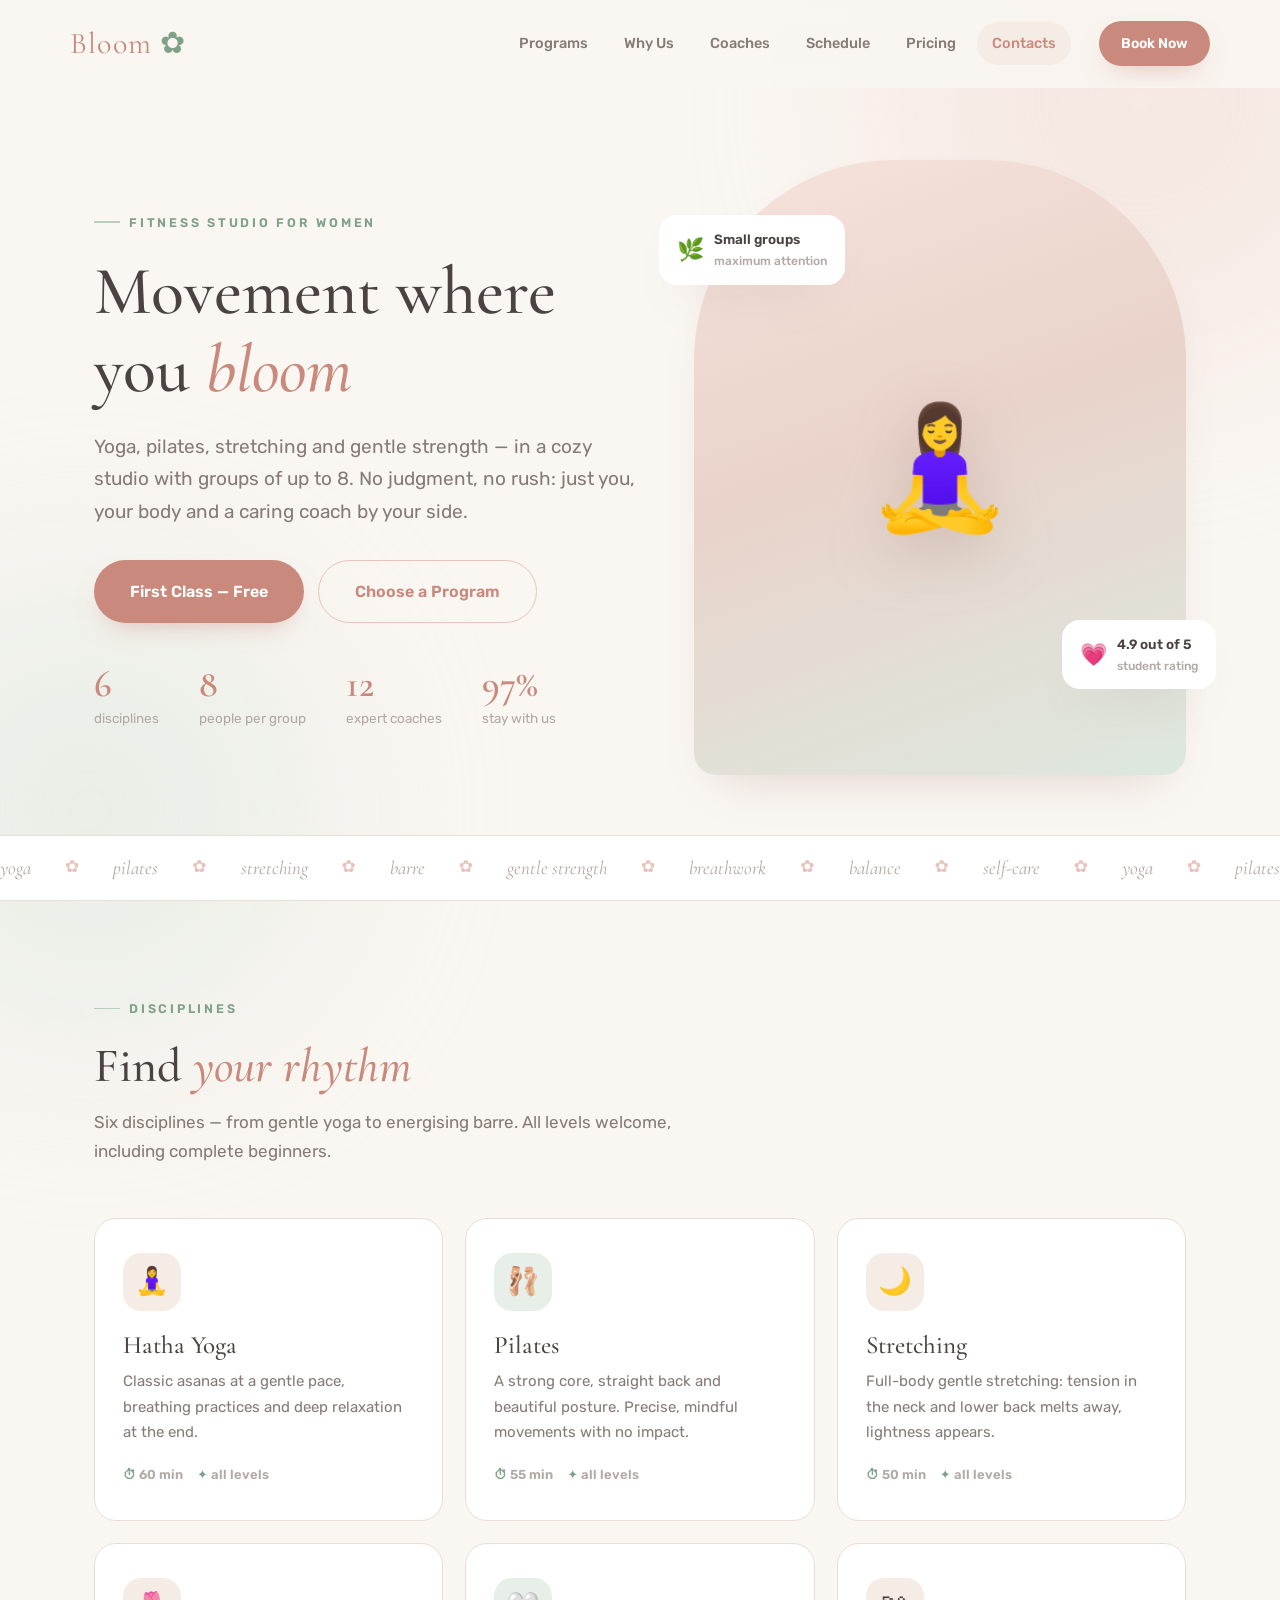
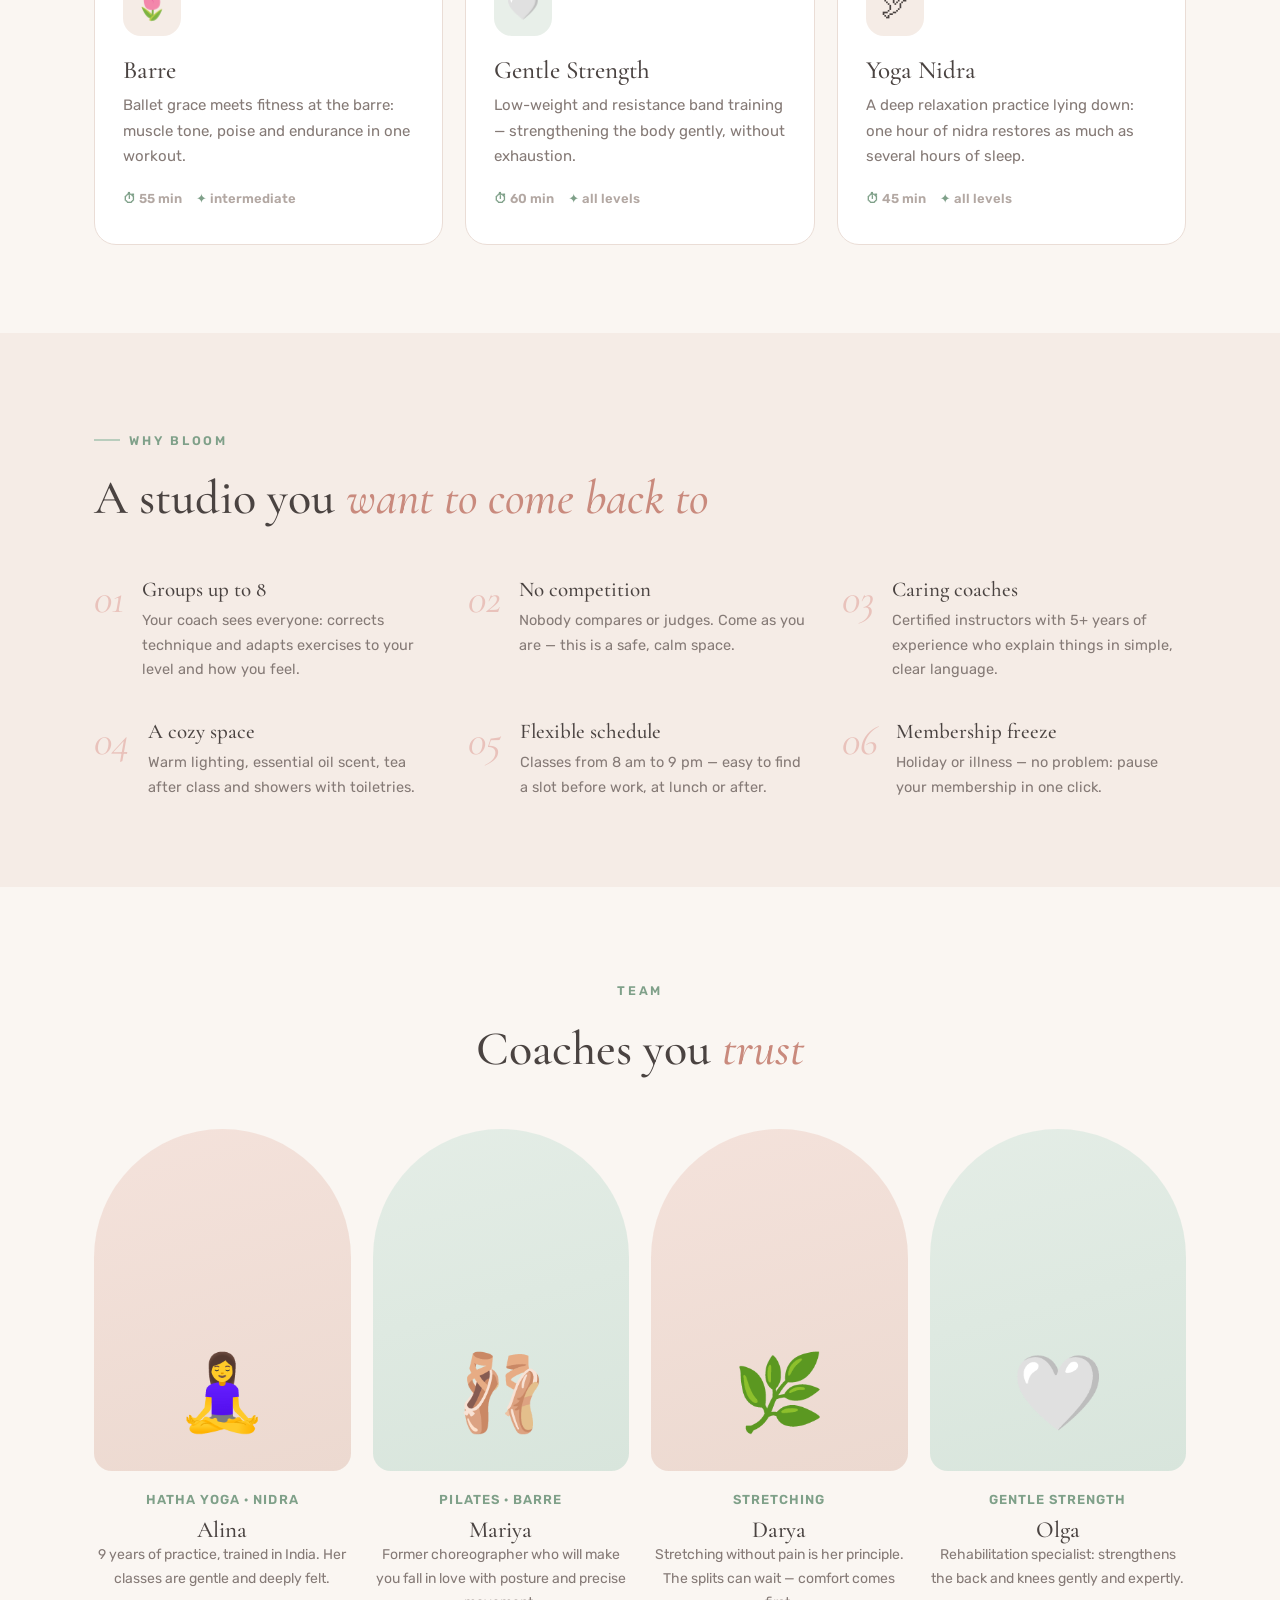
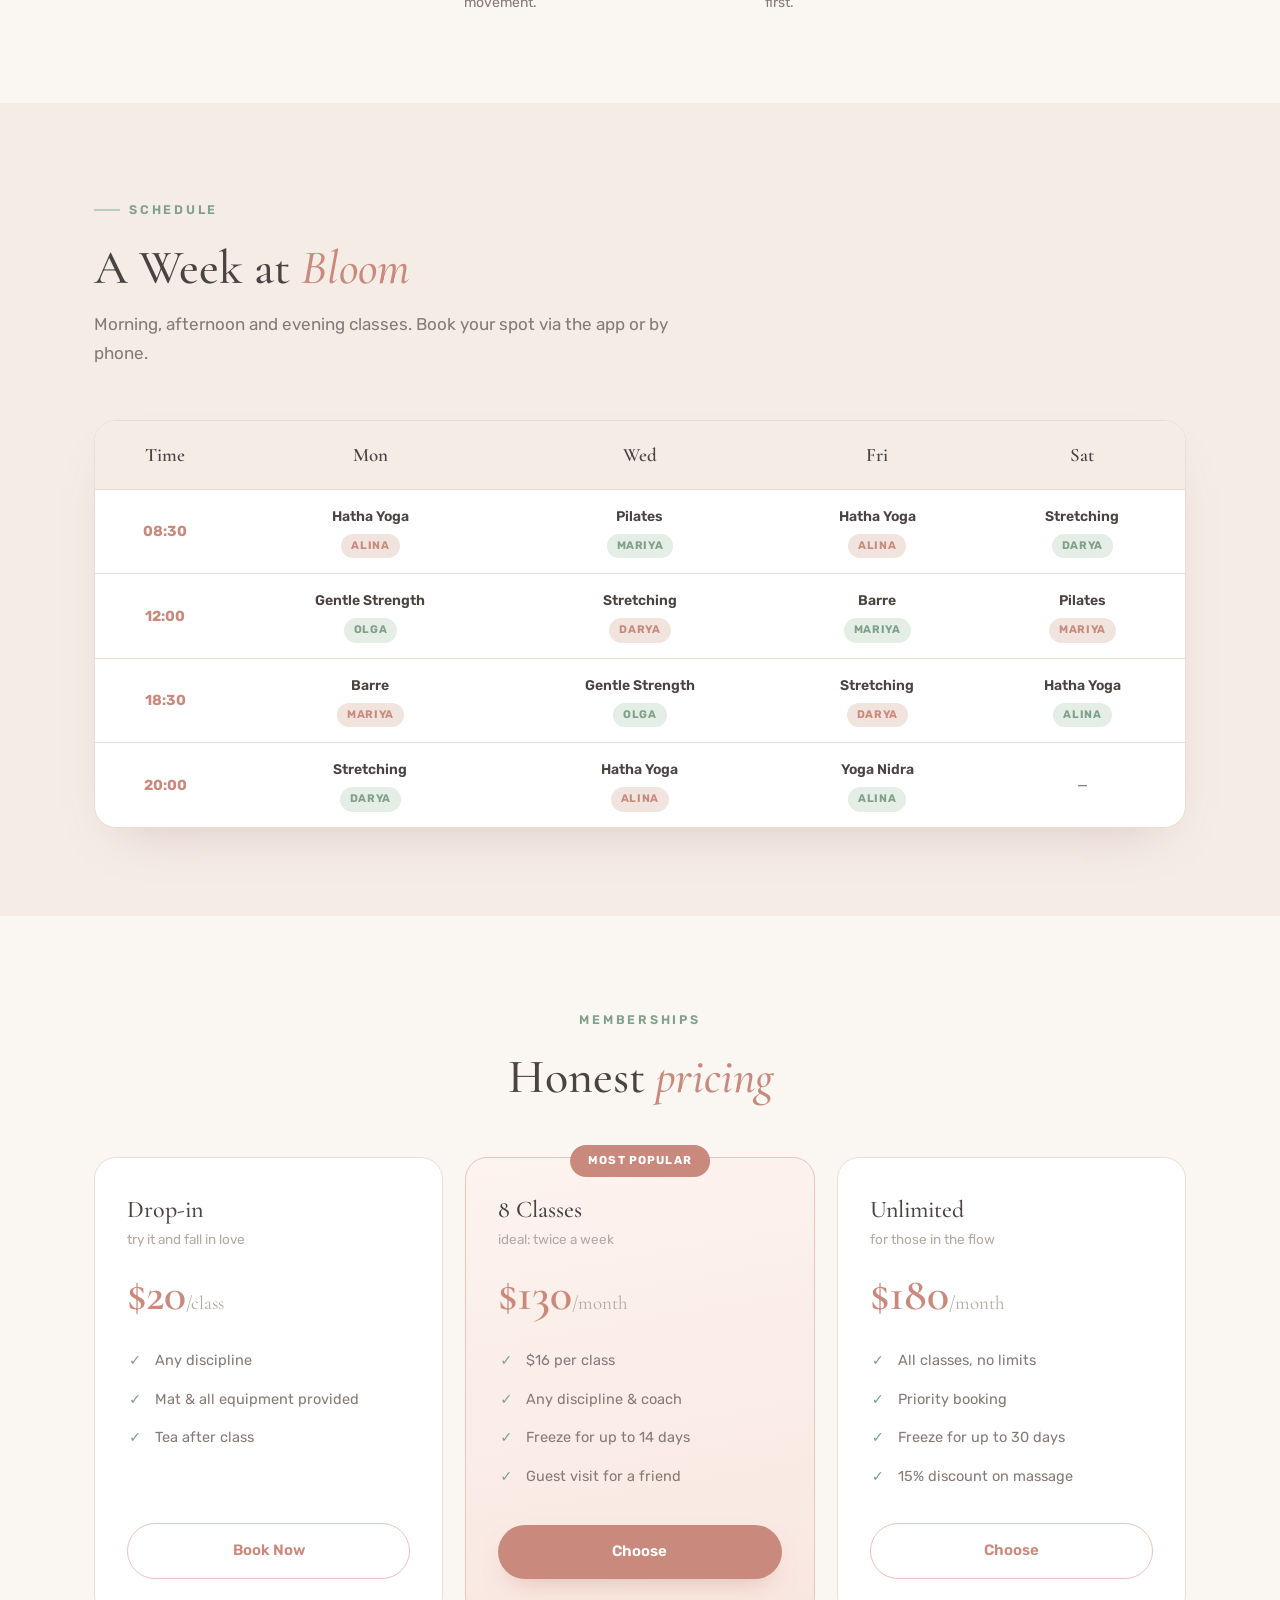
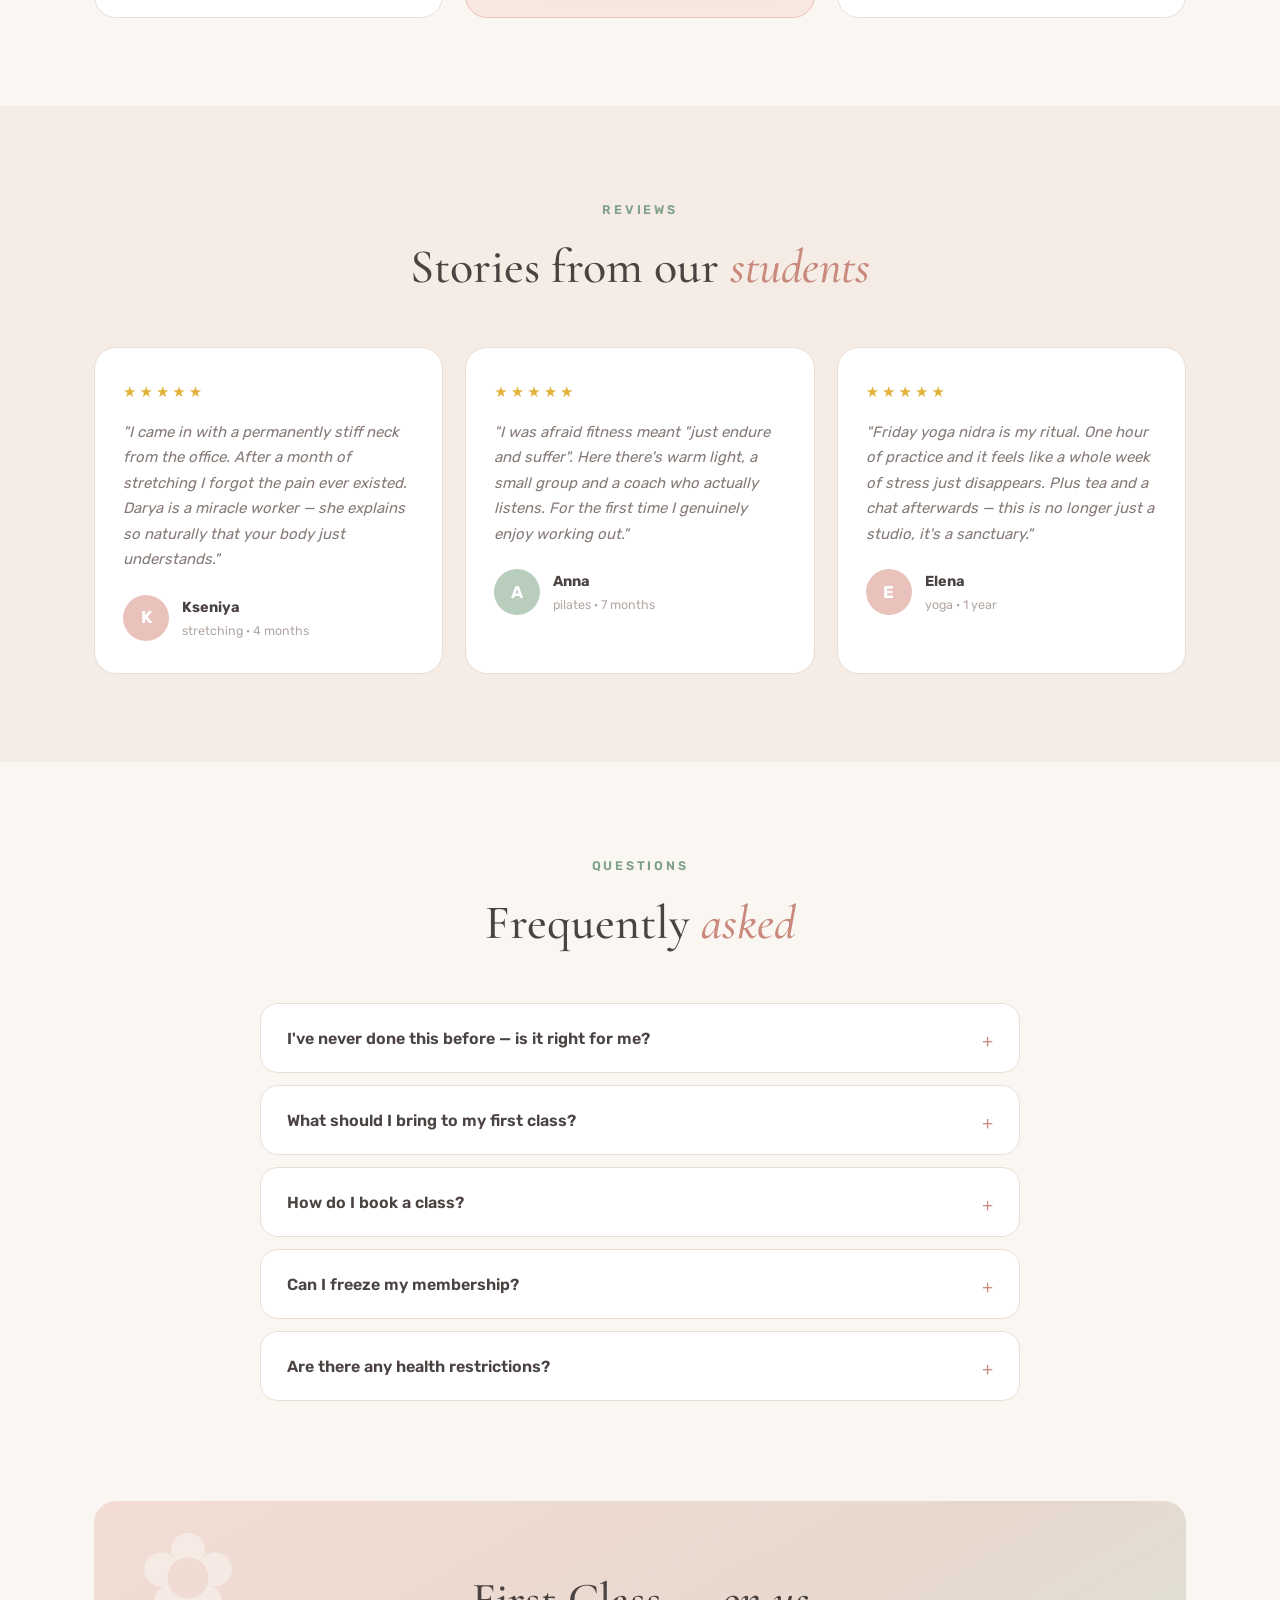
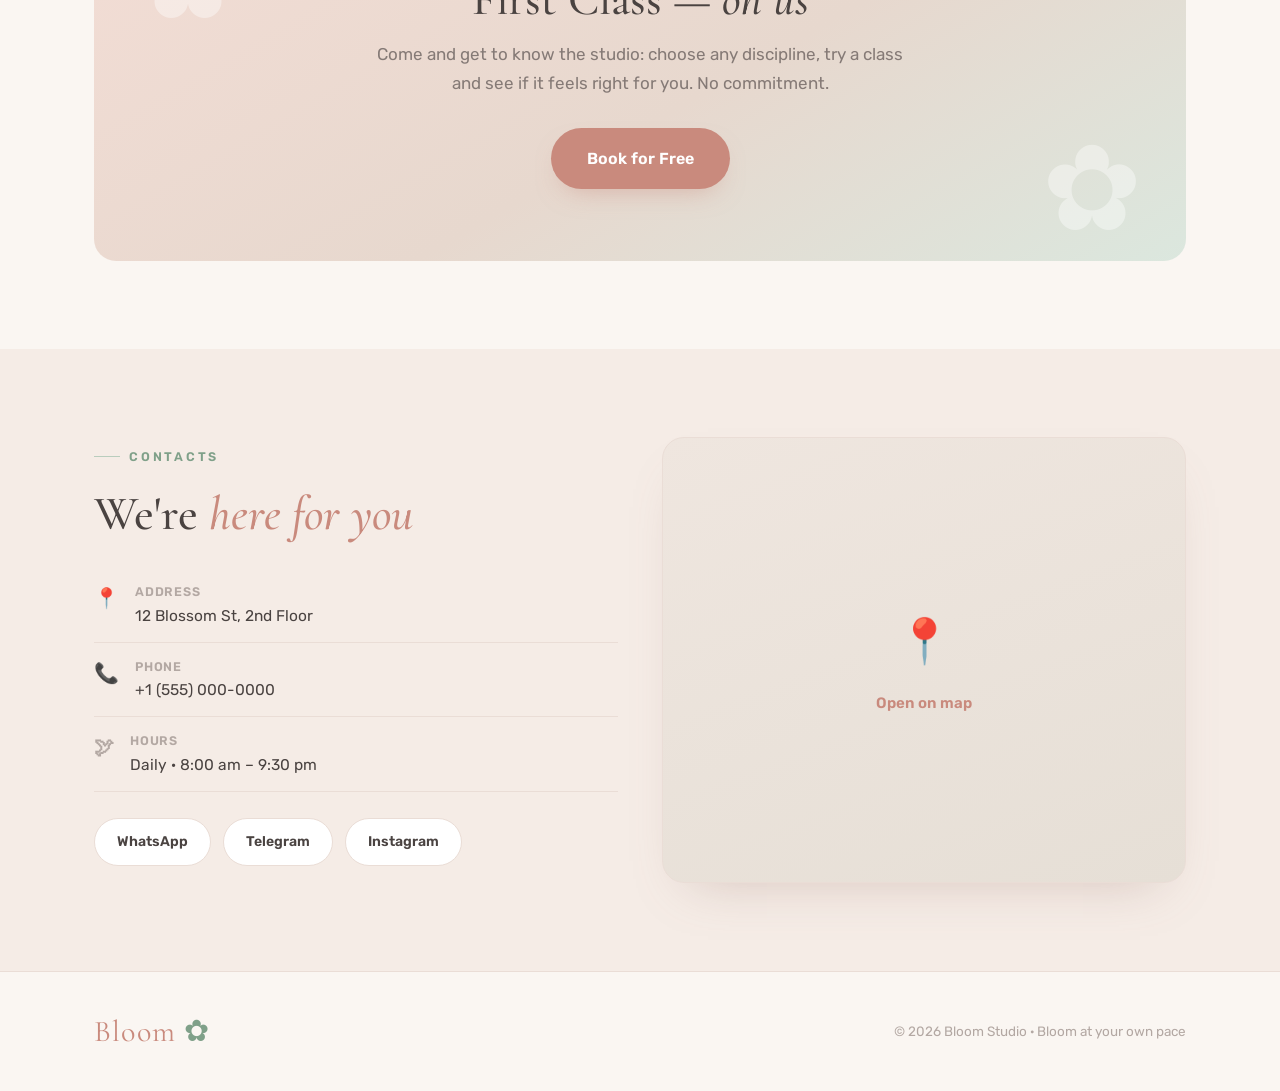
<file: fitness/index.en.html>
<!DOCTYPE html>
<html lang="en">
<head>
<meta charset="UTF-8" />
<meta name="viewport" content="width=device-width, initial-scale=1.0" />
<title>Bloom — Fitness Studio for Body &amp; Soul</title>
<meta name="description" content="Bloom fitness studio: yoga, pilates, stretching, barre and strength training in a cozy atmosphere. Small groups up to 8 people, caring coaches, first class free." />
<meta name="theme-color" content="#faf6f2" />
<link rel="icon" href="data:image/svg+xml,%3Csvg xmlns='http://www.w3.org/2000/svg' viewBox='0 0 32 32'%3E%3Crect width='32' height='32' rx='8' fill='%23f6e8e4'/%3E%3Ctext x='16' y='22' font-size='16' text-anchor='middle' fill='%23c98a7d'%3E✿%3C/text%3E%3C/svg%3E" />
<style>
@font-face{font-family:'Cormorant Garamond';src:url('[data-uri]')format('woff2');font-weight:400;font-style:normal;font-display:swap}
@font-face{font-family:'Cormorant Garamond';src:url('[data-uri]')format('woff2');font-weight:400;font-style:italic;font-display:swap}
@font-face{font-family:'Cormorant Garamond';src:url('[data-uri]')format('woff2');font-weight:500;font-style:normal;font-display:swap}
@font-face{font-family:'Cormorant Garamond';src:url('[data-uri]')format('woff2');font-weight:500;font-style:italic;font-display:swap}
@font-face{font-family:'Cormorant Garamond';src:url('[data-uri]')format('woff2');font-weight:600;font-style:normal;font-display:swap}
@font-face{font-family:'Cormorant Garamond';src:url('[data-uri]')format('woff2');font-weight:600;font-style:italic;font-display:swap}
@font-face{font-family:'Rubik';src:url('[data-uri]')format('woff2');font-weight:400;font-style:normal;font-display:swap;unicode-range:U+0400-045F,U+0490-0491,U+04B0-04B1,U+2116}
@font-face{font-family:'Rubik';src:url('[data-uri]')format('woff2');font-weight:400;font-style:normal;font-display:swap}
@font-face{font-family:'Rubik';src:url('[data-uri]')format('woff2');font-weight:500;font-style:normal;font-display:swap;unicode-range:U+0400-045F,U+0490-0491,U+04B0-04B1,U+2116}
@font-face{font-family:'Rubik';src:url('[data-uri]')format('woff2');font-weight:500;font-style:normal;font-display:swap}
@font-face{font-family:'Rubik';src:url('[data-uri]')format('woff2');font-weight:600;font-style:normal;font-display:swap;unicode-range:U+0400-045F,U+0490-0491,U+04B0-04B1,U+2116}
@font-face{font-family:'Rubik';src:url('[data-uri]')format('woff2');font-weight:600;font-style:normal;font-display:swap}
@font-face{font-family:'Rubik';src:url('[data-uri]')format('woff2');font-weight:700;font-style:normal;font-display:swap;unicode-range:U+0400-045F,U+0490-0491,U+04B0-04B1,U+2116}
@font-face{font-family:'Rubik';src:url('[data-uri]')format('woff2');font-weight:700;font-style:normal;font-display:swap}

:root{
  --bg:#faf6f2;          /* тёплый кремовый */
  --bg-soft:#f5ece6;     /* пудровый */
  --card:#ffffff;
  --rose:#e9c2bb;        /* нежная роза */
  --rose-deep:#c98a7d;   /* приглушённый терракот */
  --sage:#b9cdbd;        /* шалфей */
  --sage-deep:#7fa089;
  --ink:#4a4341;         /* мягкий графит */
  --ink-soft:#857a76;
  --ink-faint:#b3a8a3;
  --line:#eaddd6;
  --shadow:0 24px 50px -28px rgba(151,116,105,.35);
  --r:22px;
}
*{box-sizing:border-box;margin:0;padding:0;user-select:none;-webkit-user-select:none}
::selection{background:var(--rose);color:var(--ink)}
html{scroll-behavior:smooth}
body{
  font-family:"Rubik",system-ui,sans-serif;
  background:var(--bg);
  color:var(--ink);
  font-size:17px;
  line-height:1.7;
  -webkit-font-smoothing:antialiased;
  overflow-x:hidden;
}
h1,h2,h3{font-family:"Cormorant Garamond",serif;font-weight:500;line-height:1.15}
img{max-width:100%;display:block}
a{color:inherit;text-decoration:none}
.container{max-width:1140px;margin:0 auto;padding:0 24px}

/* фоновые пятна */
.blob{position:fixed;border-radius:50%;filter:blur(90px);opacity:.5;z-index:-1;pointer-events:none}
.blob--1{width:520px;height:520px;background:#f3dcd4;top:-160px;right:-120px}
.blob--2{width:460px;height:460px;background:#dce8de;bottom:-140px;left:-140px}

/* ===== header ===== */
.header{position:sticky;top:0;z-index:50;background:rgba(250,246,242,.86);backdrop-filter:blur(14px);border-bottom:1px solid transparent;transition:.3s}
.header.is-stuck{border-color:var(--line)}
.header__inner{display:flex;align-items:center;gap:28px;padding:18px 0}
.logo{font-family:"Cormorant Garamond",serif;font-size:30px;letter-spacing:.04em;color:var(--rose-deep)}
.logo i{font-style:normal;color:var(--sage-deep)}
.nav{display:flex;gap:6px;margin-left:auto}
.nav a{font-size:14.5px;font-weight:500;color:var(--ink-soft);padding:9px 15px;border-radius:30px;transition:.25s}
.nav a:hover,.nav a.is-active{color:var(--rose-deep);background:var(--bg-soft)}
.btn{display:inline-flex;align-items:center;gap:9px;font-weight:600;font-size:15px;
  background:var(--rose-deep);color:#fff;padding:14px 28px;border-radius:40px;border:none;cursor:pointer;
  transition:.3s;box-shadow:0 12px 26px -12px rgba(201,138,125,.55)}
.btn:hover{background:#b87768;transform:translateY(-2px)}
.btn--ghost{background:transparent;color:var(--rose-deep);border:1.5px solid var(--rose);box-shadow:none}
.btn--ghost:hover{background:var(--bg-soft);color:#b87768}
.btn--lg{padding:17px 36px;font-size:16px}
.header .btn{padding:11px 22px;font-size:14px}
.burger{display:none;width:42px;height:42px;border:1.5px solid var(--line);background:#fff;border-radius:12px;cursor:pointer;flex-direction:column;align-items:center;justify-content:center;gap:5px}
.burger span{width:18px;height:2px;background:var(--ink);border-radius:2px;transition:.3s}

/* мобильное меню */
.mobile-menu{position:fixed;inset:0;z-index:90;background:var(--bg);display:flex;flex-direction:column;align-items:center;justify-content:center;gap:8px;opacity:0;pointer-events:none;transition:.35s}
.mobile-menu.is-open{opacity:1;pointer-events:auto}
.mobile-menu a{font-family:"Cormorant Garamond",serif;font-size:30px;color:var(--ink);padding:8px 20px}
.mobile-menu .btn{margin-top:18px;font-size:16px}

/* ===== hero ===== */
.hero{padding:72px 0 60px}
.hero__inner{display:grid;grid-template-columns:1.05fr .95fr;gap:56px;align-items:center}
.eyebrow{display:inline-flex;align-items:center;gap:9px;font-size:12.5px;font-weight:600;letter-spacing:.22em;text-transform:uppercase;color:var(--sage-deep);margin-bottom:20px}
.eyebrow::before{content:"";width:26px;height:1.5px;background:var(--sage)}
.hero h1{font-size:clamp(42px,6.2vw,68px);color:var(--ink);margin-bottom:22px}
.hero h1 em{font-style:italic;color:var(--rose-deep)}
.hero__lead{font-size:19px;color:var(--ink-soft);max-width:46ch;margin-bottom:32px}
.hero__actions{display:flex;gap:14px;flex-wrap:wrap;margin-bottom:42px}
.hero__stats{display:flex;gap:40px;flex-wrap:wrap}
.hero__stats b{display:block;font-family:"Cormorant Garamond",serif;font-size:38px;font-weight:600;color:var(--rose-deep);line-height:1}
.hero__stats span{font-size:13.5px;color:var(--ink-faint)}
.hero__visual{position:relative}
.hero__frame{aspect-ratio:4/5;border-radius:200px 200px var(--r) var(--r);overflow:hidden;
  background:linear-gradient(160deg,#f6e3dc,#e9d3ca 45%,#dde8df);box-shadow:var(--shadow);
  display:flex;align-items:center;justify-content:center;position:relative}
.hero__frame,.hero__chip,.marquee{user-select:none;-webkit-user-select:none}
.hero__pose{font-size:120px;filter:drop-shadow(0 18px 30px rgba(151,116,105,.3))}
.hero__chip{position:absolute;background:#fff;border-radius:18px;padding:13px 18px;box-shadow:var(--shadow);font-size:13.5px;font-weight:600;display:flex;align-items:center;gap:10px}
.hero__chip .e{font-size:22px}
.hero__chip--1{top:9%;left:-7%}
.hero__chip--2{bottom:14%;right:-6%}
.hero__chip small{display:block;font-weight:500;color:var(--ink-faint);font-size:12px}

/* ===== marquee ===== */
.marquee{overflow:hidden;border-block:1px solid var(--line);padding:16px 0;background:#fff}
.marquee__inner{display:flex;width:max-content;animation:mq 64s linear infinite}
.marquee__group{display:flex;gap:34px;padding-right:34px;flex-shrink:0}
.marquee__group span{font-family:"Cormorant Garamond",serif;font-size:19px;font-style:italic;color:var(--ink-faint);white-space:nowrap}
.marquee__group i{color:var(--rose);font-style:normal}
@keyframes mq{from{transform:translateX(0)}to{transform:translateX(-50%)}}

/* ===== sections ===== */
.section{padding:88px 0}
.section--soft{background:var(--bg-soft)}
.section__head{max-width:620px;margin-bottom:52px}
.section__head--center{margin-inline:auto;text-align:center}
.section__head--center .eyebrow{justify-content:center}
.section__head--center .eyebrow::before{display:none}
.section__title{font-size:clamp(32px,4.6vw,48px);margin-bottom:14px}
.section__title em{font-style:italic;color:var(--rose-deep)}
.section__sub{color:var(--ink-soft)}

/* программы */
.programs{display:grid;grid-template-columns:repeat(3,1fr);gap:22px}
.program{background:var(--card);border:1px solid var(--line);border-radius:var(--r);padding:34px 28px;transition:.35s;position:relative;overflow:hidden}
.program:hover{transform:translateY(-6px);box-shadow:var(--shadow);border-color:var(--rose)}
.program__e{width:58px;height:58px;border-radius:18px;display:grid;place-items:center;font-size:27px;margin-bottom:20px;background:var(--bg-soft)}
.program:nth-child(3n+2) .program__e{background:#e8efe9}
.program h3{font-size:25px;margin-bottom:9px}
.program p{font-size:15px;color:var(--ink-soft);margin-bottom:18px}
.program__meta{display:flex;gap:14px;font-size:13px;color:var(--ink-faint);font-weight:600}
.program__meta i{font-style:normal;color:var(--sage-deep)}

/* почему мы */
.benefits{display:grid;grid-template-columns:repeat(3,1fr);gap:38px 30px}
.benefit{display:flex;gap:18px;align-items:flex-start}
.benefit__n{font-family:"Cormorant Garamond",serif;font-size:42px;font-style:italic;color:var(--rose);line-height:1;flex:0 0 auto}
.benefit h3{font-size:21px;margin-bottom:6px}
.benefit p{font-size:14.5px;color:var(--ink-soft)}

/* тренеры */
.trainers{display:grid;grid-template-columns:repeat(4,1fr);gap:22px}
.trainer{text-align:center}
.trainer__ph{user-select:none;-webkit-user-select:none;aspect-ratio:3/4;border-radius:130px 130px 18px 18px;margin-bottom:18px;display:flex;align-items:flex-end;justify-content:center;font-size:74px;overflow:hidden;
  background:linear-gradient(165deg,#f4e2db,#ecd9d0);transition:.35s;padding-bottom:14px}
.trainer:nth-child(even) .trainer__ph{background:linear-gradient(165deg,#e4ede6,#d8e5dc)}
.trainer:hover .trainer__ph{transform:translateY(-6px);box-shadow:var(--shadow)}
.trainer h3{font-size:23px}
.trainer .role{font-size:13px;font-weight:600;letter-spacing:.08em;text-transform:uppercase;color:var(--sage-deep);margin-bottom:6px}
.trainer p{font-size:14px;color:var(--ink-soft)}

/* расписание */
.schedule{background:var(--card);border:1px solid var(--line);border-radius:var(--r);overflow:hidden;box-shadow:var(--shadow)}
.schedule table{width:100%;border-collapse:collapse;font-size:14.5px}
.schedule th{font-family:"Cormorant Garamond",serif;font-size:19px;font-weight:600;padding:18px 14px;background:var(--bg-soft);color:var(--ink)}
.schedule td{padding:15px 14px;text-align:center;border-top:1px solid var(--line);color:var(--ink-soft)}
.schedule td b{display:block;color:var(--ink);font-weight:600;font-size:14px}
.schedule td.time{font-weight:700;color:var(--rose-deep);white-space:nowrap}
.schedule .tag{display:inline-block;font-size:11px;font-weight:700;letter-spacing:.06em;text-transform:uppercase;padding:3px 10px;border-radius:20px;background:#f1e4de;color:var(--rose-deep);margin-top:5px}
.schedule .tag--sage{background:#e4ede6;color:var(--sage-deep)}

/* цены */
.prices{display:grid;grid-template-columns:repeat(3,1fr);gap:22px;align-items:stretch}
.price{background:var(--card);border:1px solid var(--line);border-radius:var(--r);padding:38px 32px;display:flex;flex-direction:column;transition:.35s}
.price:hover{transform:translateY(-6px);box-shadow:var(--shadow)}
.price--feat{background:linear-gradient(170deg,#fdf3ef,#f8e7e0);border-color:var(--rose);position:relative}
.price__flag{position:absolute;top:-13px;left:50%;transform:translateX(-50%);background:var(--rose-deep);color:#fff;font-size:11.5px;font-weight:700;letter-spacing:.1em;text-transform:uppercase;padding:6px 18px;border-radius:30px}
.price h3{font-size:24px;margin-bottom:4px}
.price .for{font-size:13.5px;color:var(--ink-faint);margin-bottom:20px}
.price__big{font-family:"Cormorant Garamond",serif;font-size:46px;font-weight:600;color:var(--rose-deep);line-height:1;margin-bottom:24px}
.price__big small{font-size:19px;color:var(--ink-faint);font-weight:400}
.price ul{list-style:none;margin-bottom:28px;flex:1}
.price li{font-size:14.5px;color:var(--ink-soft);padding:7px 0 7px 28px;position:relative}
.price li::before{content:"✓";position:absolute;left:2px;color:var(--sage-deep);font-weight:700}
.price .btn{width:100%;justify-content:center}

/* отзывы */
.reviews{user-select:none;-webkit-user-select:none;display:grid;grid-template-columns:repeat(3,1fr);gap:22px}
.review{background:var(--card);border:1px solid var(--line);border-radius:var(--r);padding:32px 28px}
.review__stars{color:#e3b23c;letter-spacing:3px;margin-bottom:14px;font-size:15px}
.review p{font-size:15px;color:var(--ink-soft);font-style:italic;margin-bottom:22px}
.review__author{display:flex;align-items:center;gap:13px}
.review__ava{width:46px;height:46px;border-radius:50%;display:grid;place-items:center;font-weight:700;color:#fff;background:var(--rose);font-size:17px}
.review:nth-child(2) .review__ava{background:var(--sage)}
.review__name{font-weight:700;font-size:14.5px}
.review__meta{font-size:12.5px;color:var(--ink-faint)}

/* faq */
.faq{max-width:760px;margin:0 auto}
.faq__item{background:var(--card);border:1px solid var(--line);border-radius:18px;margin-bottom:12px;overflow:hidden}
.faq__item summary{list-style:none;cursor:pointer;padding:20px 26px;font-weight:600;font-size:16px;display:flex;justify-content:space-between;align-items:center;gap:16px}
.faq__item summary::-webkit-details-marker{display:none}
.faq__item summary::after{content:"+";font-family:"Cormorant Garamond",serif;font-size:28px;color:var(--rose-deep);transition:.3s;line-height:1}
.faq__item[open] summary::after{transform:rotate(45deg)}
.faq__item div{padding:0 26px 22px;font-size:15px;color:var(--ink-soft)}

/* cta */
.cta{background:linear-gradient(150deg,#f3ddd5,#e7d8ce 55%,#dbe7de);border-radius:var(--r);padding:72px 40px;text-align:center;position:relative;overflow:hidden}
.cta::before,.cta::after{content:"✿";position:absolute;font-size:120px;color:rgba(255,255,255,.4)}
.cta::before{top:-26px;left:4%}
.cta::after{bottom:-30px;right:4%}
.cta h2{font-size:clamp(30px,4.4vw,46px);margin-bottom:14px}
.cta p{color:var(--ink-soft);max-width:48ch;margin:0 auto 30px}

/* контакты */
.contacts{display:grid;grid-template-columns:1fr 1fr;gap:44px;align-items:start}
.contacts__list{list-style:none;margin:26px 0}
.contacts__list li{display:flex;gap:15px;padding:13px 0;border-bottom:1px solid var(--line);font-size:15.5px}
.contacts__list .e{font-size:20px;flex:0 0 auto}
.contacts__list span{display:block;font-size:12.5px;color:var(--ink-faint);font-weight:600;letter-spacing:.06em;text-transform:uppercase}
.contacts__socials{display:flex;gap:12px;margin-top:26px}
.soc{font-size:14px;font-weight:600;border:1.5px solid var(--line);padding:11px 22px;border-radius:30px;transition:.25s;background:#fff}
.soc:hover{border-color:var(--rose);color:var(--rose-deep)}
.map{aspect-ratio:1/.85;border-radius:var(--r);background:linear-gradient(160deg,#efe6df,#e6dfd6);border:1px solid var(--line);display:flex;flex-direction:column;align-items:center;justify-content:center;gap:12px;box-shadow:var(--shadow);transition:.3s}
.map:hover{transform:translateY(-4px)}
.map .pin{font-size:44px}
.map span{font-weight:600;color:var(--rose-deep);font-size:15px}

/* footer */
.footer{border-top:1px solid var(--line);padding:34px 0;margin-top:50px}
.footer__inner{display:flex;align-items:center;gap:24px;flex-wrap:wrap}
.footer__copy{font-size:13.5px;color:var(--ink-faint);margin-left:auto}

/* reveal — скрытие только когда JS загружен (прогрессивное улучшение) */
.js-ready .reveal{opacity:0;transform:translateY(26px);transition:opacity .7s ease,transform .7s ease}
.js-ready .reveal.is-in{opacity:1;transform:none}

@media(max-width:980px){
  .hero__inner{grid-template-columns:1fr;gap:44px}
  .hero__visual{max-width:420px;margin:0 auto}
  .programs,.reviews,.prices{grid-template-columns:1fr 1fr}
  .benefits{grid-template-columns:1fr 1fr}
  .trainers{grid-template-columns:1fr 1fr;gap:28px}
  .contacts{grid-template-columns:1fr}
  .nav{display:none}
  .header .btn{display:none}
  .burger{display:flex}
}
@media(max-width:600px){
  .programs,.reviews,.prices,.benefits{grid-template-columns:1fr}
  .section{padding:64px 0}
  .hero{padding:48px 0 40px}
  .hero__stats{gap:26px}
  .hero__chip--1{left:-2%}
  .hero__chip--2{right:-2%}
  .schedule{overflow-x:auto}
  .schedule table{min-width:640px}
  .cta{padding:56px 24px}
}
@media print{
  .blob,.marquee,.mobile-menu,.burger,.header .btn{display:none!important}
  .header{background:#fff!important;border:none!important;backdrop-filter:none!important;box-shadow:none!important;position:static}
  .hero__frame{background:#f5ece6!important;box-shadow:none!important;border:none!important}
  .hero__chip{box-shadow:none!important;border:1px solid var(--line)!important}
  .cta{background:#f5ece6!important}
  *{box-shadow:none!important}
}
</style>
</head>
<body>

<div class="blob blob--1" aria-hidden="true"></div>
<div class="blob blob--2" aria-hidden="true"></div>

<!-- ===== Header ===== -->
<header class="header" id="top">
  <div class="container header__inner">
    <a href="#top" class="logo">Bloom <i>✿</i></a>
    <nav class="nav" aria-label="Основная навигация">
      <a href="#programs">Programs</a>
      <a href="#why">Why Us</a>
      <a href="#trainers">Coaches</a>
      <a href="#schedule">Schedule</a>
      <a href="#prices">Pricing</a>
      <a href="#contacts">Contacts</a>
    </nav>
    <a href="#cta" class="btn">Book Now</a>
    <button class="burger" id="burger" aria-label="Menu" aria-expanded="false">
      <span></span><span></span><span></span>
    </button>
  </div>
</header>

<!-- ===== Mobile menu ===== -->
<div class="mobile-menu" id="mobileMenu" aria-hidden="true">
  <a href="#programs">Programs</a>
  <a href="#why">Why Us</a>
  <a href="#trainers">Coaches</a>
  <a href="#schedule">Schedule</a>
  <a href="#prices">Pricing</a>
  <a href="#contacts">Contacts</a>
  <a href="#cta" class="btn">Book Now</a>
</div>

<main>

<!-- ===== Hero ===== -->
<section class="hero">
  <div class="container hero__inner">
    <div class="hero__copy reveal">
      <span class="eyebrow">Fitness Studio for Women</span>
      <h1>Movement where you <em>bloom</em></h1>
      <p class="hero__lead">Yoga, pilates, stretching and gentle strength — in a cozy studio with groups of up to 8. No judgment, no rush: just you, your body and a caring coach by your side.</p>
      <div class="hero__actions">
        <a href="#cta" class="btn btn--lg">First Class — Free</a>
        <a href="#programs" class="btn btn--ghost btn--lg">Choose a Program</a>
      </div>
      <ul class="hero__stats" style="list-style:none">
        <li><b data-count="6">6</b><span>disciplines</span></li>
        <li><b data-count="8">8</b><span>people per group</span></li>
        <li><b data-count="12">12</b><span>expert coaches</span></li>
        <li><b data-count="97" data-suffix="%">97%</b><span>stay with us</span></li>
      </ul>
    </div>
    <div class="hero__visual reveal">
      <div class="hero__frame"><span class="hero__pose">🧘‍♀️</span></div>
      <div class="hero__chip hero__chip--1"><span class="e">🌿</span><div>Small groups<small>maximum attention</small></div></div>
      <div class="hero__chip hero__chip--2"><span class="e">💗</span><div>4.9 out of 5<small>student rating</small></div></div>
    </div>
  </div>
</section>

<!-- ===== Marquee ===== -->
<div class="marquee" aria-hidden="true">
  <div class="marquee__inner">
    <div class="marquee__group"><span>yoga</span><i>✿</i><span>pilates</span><i>✿</i><span>stretching</span><i>✿</i><span>barre</span><i>✿</i><span>gentle strength</span><i>✿</i><span>breathwork</span><i>✿</i><span>balance</span><i>✿</i><span>self-care</span><i>✿</i><span>yoga</span><i>✿</i><span>pilates</span><i>✿</i><span>stretching</span><i>✿</i><span>barre</span><i>✿</i><span>gentle strength</span><i>✿</i><span>breathwork</span><i>✿</i><span>balance</span><i>✿</i><span>self-care</span><i>✿</i></div>
    <div class="marquee__group" aria-hidden="true"><span>yoga</span><i>✿</i><span>pilates</span><i>✿</i><span>stretching</span><i>✿</i><span>barre</span><i>✿</i><span>gentle strength</span><i>✿</i><span>breathwork</span><i>✿</i><span>balance</span><i>✿</i><span>self-care</span><i>✿</i><span>yoga</span><i>✿</i><span>pilates</span><i>✿</i><span>stretching</span><i>✿</i><span>barre</span><i>✿</i><span>gentle strength</span><i>✿</i><span>breathwork</span><i>✿</i><span>balance</span><i>✿</i><span>self-care</span><i>✿</i></div>
  </div>
</div>

<!-- ===== Programs ===== -->
<section class="section" id="programs">
  <div class="container">
    <header class="section__head reveal">
      <span class="eyebrow">Disciplines</span>
      <h2 class="section__title">Find <em>your rhythm</em></h2>
      <p class="section__sub">Six disciplines — from gentle yoga to energising barre. All levels welcome, including complete beginners.</p>
    </header>
    <div class="programs">
      <article class="program reveal">
        <div class="program__e">🧘‍♀️</div>
        <h3>Hatha Yoga</h3>
        <p>Classic asanas at a gentle pace, breathing practices and deep relaxation at the end.</p>
        <div class="program__meta"><span><i>⏱</i> 60 min</span><span><i>✦</i> all levels</span></div>
      </article>
      <article class="program reveal">
        <div class="program__e">🩰</div>
        <h3>Pilates</h3>
        <p>A strong core, straight back and beautiful posture. Precise, mindful movements with no impact.</p>
        <div class="program__meta"><span><i>⏱</i> 55 min</span><span><i>✦</i> all levels</span></div>
      </article>
      <article class="program reveal">
        <div class="program__e">🌙</div>
        <h3>Stretching</h3>
        <p>Full-body gentle stretching: tension in the neck and lower back melts away, lightness appears.</p>
        <div class="program__meta"><span><i>⏱</i> 50 min</span><span><i>✦</i> all levels</span></div>
      </article>
      <article class="program reveal">
        <div class="program__e">🌷</div>
        <h3>Barre</h3>
        <p>Ballet grace meets fitness at the barre: muscle tone, poise and endurance in one workout.</p>
        <div class="program__meta"><span><i>⏱</i> 55 min</span><span><i>✦</i> intermediate</span></div>
      </article>
      <article class="program reveal">
        <div class="program__e">🤍</div>
        <h3>Gentle Strength</h3>
        <p>Low-weight and resistance band training — strengthening the body gently, without exhaustion.</p>
        <div class="program__meta"><span><i>⏱</i> 60 min</span><span><i>✦</i> all levels</span></div>
      </article>
      <article class="program reveal">
        <div class="program__e">🕊</div>
        <h3>Yoga Nidra</h3>
        <p>A deep relaxation practice lying down: one hour of nidra restores as much as several hours of sleep.</p>
        <div class="program__meta"><span><i>⏱</i> 45 min</span><span><i>✦</i> all levels</span></div>
      </article>
    </div>
  </div>
</section>

<!-- ===== Why ===== -->
<section class="section section--soft" id="why">
  <div class="container">
    <header class="section__head reveal">
      <span class="eyebrow">Why Bloom</span>
      <h2 class="section__title">A studio you <em>want to come back to</em></h2>
    </header>
    <div class="benefits">
      <article class="benefit reveal">
        <span class="benefit__n">01</span>
        <div><h3>Groups up to 8</h3><p>Your coach sees everyone: corrects technique and adapts exercises to your level and how you feel.</p></div>
      </article>
      <article class="benefit reveal">
        <span class="benefit__n">02</span>
        <div><h3>No competition</h3><p>Nobody compares or judges. Come as you are — this is a safe, calm space.</p></div>
      </article>
      <article class="benefit reveal">
        <span class="benefit__n">03</span>
        <div><h3>Caring coaches</h3><p>Certified instructors with 5+ years of experience who explain things in simple, clear language.</p></div>
      </article>
      <article class="benefit reveal">
        <span class="benefit__n">04</span>
        <div><h3>A cozy space</h3><p>Warm lighting, essential oil scent, tea after class and showers with toiletries.</p></div>
      </article>
      <article class="benefit reveal">
        <span class="benefit__n">05</span>
        <div><h3>Flexible schedule</h3><p>Classes from 8 am to 9 pm — easy to find a slot before work, at lunch or after.</p></div>
      </article>
      <article class="benefit reveal">
        <span class="benefit__n">06</span>
        <div><h3>Membership freeze</h3><p>Holiday or illness — no problem: pause your membership in one click.</p></div>
      </article>
    </div>
  </div>
</section>

<!-- ===== Trainers ===== -->
<section class="section" id="trainers">
  <div class="container">
    <header class="section__head section__head--center reveal">
      <span class="eyebrow">Team</span>
      <h2 class="section__title">Coaches you <em>trust</em></h2>
    </header>
    <div class="trainers">
      <article class="trainer reveal">
        <div class="trainer__ph">🧘‍♀️</div>
        <div class="role">Hatha Yoga · Nidra</div>
        <h3>Alina</h3>
        <p>9 years of practice, trained in India. Her classes are gentle and deeply felt.</p>
      </article>
      <article class="trainer reveal">
        <div class="trainer__ph">🩰</div>
        <div class="role">Pilates · Barre</div>
        <h3>Mariya</h3>
        <p>Former choreographer who will make you fall in love with posture and precise movement.</p>
      </article>
      <article class="trainer reveal">
        <div class="trainer__ph">🌿</div>
        <div class="role">Stretching</div>
        <h3>Darya</h3>
        <p>Stretching without pain is her principle. The splits can wait — comfort comes first.</p>
      </article>
      <article class="trainer reveal">
        <div class="trainer__ph">🤍</div>
        <div class="role">Gentle Strength</div>
        <h3>Olga</h3>
        <p>Rehabilitation specialist: strengthens the back and knees gently and expertly.</p>
      </article>
    </div>
  </div>
</section>

<!-- ===== Schedule ===== -->
<section class="section section--soft" id="schedule">
  <div class="container">
    <header class="section__head reveal">
      <span class="eyebrow">Schedule</span>
      <h2 class="section__title">A Week at <em>Bloom</em></h2>
      <p class="section__sub">Morning, afternoon and evening classes. Book your spot via the app or by phone.</p>
    </header>
    <div class="schedule reveal">
      <table>
        <thead>
          <tr><th>Time</th><th>Mon</th><th>Wed</th><th>Fri</th><th>Sat</th></tr>
        </thead>
        <tbody>
          <tr>
            <td class="time">08:30</td>
            <td><b>Hatha Yoga</b><span class="tag">Alina</span></td>
            <td><b>Pilates</b><span class="tag tag--sage">Mariya</span></td>
            <td><b>Hatha Yoga</b><span class="tag">Alina</span></td>
            <td><b>Stretching</b><span class="tag tag--sage">Darya</span></td>
          </tr>
          <tr>
            <td class="time">12:00</td>
            <td><b>Gentle Strength</b><span class="tag tag--sage">Olga</span></td>
            <td><b>Stretching</b><span class="tag">Darya</span></td>
            <td><b>Barre</b><span class="tag tag--sage">Mariya</span></td>
            <td><b>Pilates</b><span class="tag">Mariya</span></td>
          </tr>
          <tr>
            <td class="time">18:30</td>
            <td><b>Barre</b><span class="tag">Mariya</span></td>
            <td><b>Gentle Strength</b><span class="tag tag--sage">Olga</span></td>
            <td><b>Stretching</b><span class="tag">Darya</span></td>
            <td><b>Hatha Yoga</b><span class="tag tag--sage">Alina</span></td>
          </tr>
          <tr>
            <td class="time">20:00</td>
            <td><b>Stretching</b><span class="tag tag--sage">Darya</span></td>
            <td><b>Hatha Yoga</b><span class="tag">Alina</span></td>
            <td><b>Yoga Nidra</b><span class="tag tag--sage">Alina</span></td>
            <td>—</td>
          </tr>
        </tbody>
      </table>
    </div>
  </div>
</section>

<!-- ===== Prices ===== -->
<section class="section" id="prices">
  <div class="container">
    <header class="section__head section__head--center reveal">
      <span class="eyebrow">Memberships</span>
      <h2 class="section__title">Honest <em>pricing</em></h2>
    </header>
    <div class="prices">
      <article class="price reveal">
        <h3>Drop-in</h3>
        <div class="for">try it and fall in love</div>
        <div class="price__big">$20<small>/class</small></div>
        <ul>
          <li>Any discipline</li>
          <li>Mat &amp; all equipment provided</li>
          <li>Tea after class</li>
        </ul>
        <a href="#cta" class="btn btn--ghost">Book Now</a>
      </article>
      <article class="price price--feat reveal">
        <span class="price__flag">most popular</span>
        <h3>8 Classes</h3>
        <div class="for">ideal: twice a week</div>
        <div class="price__big">$130<small>/month</small></div>
        <ul>
          <li>$16 per class</li>
          <li>Any discipline &amp; coach</li>
          <li>Freeze for up to 14 days</li>
          <li>Guest visit for a friend</li>
        </ul>
        <a href="#cta" class="btn">Choose</a>
      </article>
      <article class="price reveal">
        <h3>Unlimited</h3>
        <div class="for">for those in the flow</div>
        <div class="price__big">$180<small>/month</small></div>
        <ul>
          <li>All classes, no limits</li>
          <li>Priority booking</li>
          <li>Freeze for up to 30 days</li>
          <li>15% discount on massage</li>
        </ul>
        <a href="#cta" class="btn btn--ghost">Choose</a>
      </article>
    </div>
  </div>
</section>

<!-- ===== Reviews ===== -->
<section class="section section--soft" id="reviews">
  <div class="container">
    <header class="section__head section__head--center reveal">
      <span class="eyebrow">Reviews</span>
      <h2 class="section__title">Stories from our <em>students</em></h2>
    </header>
    <div class="reviews">
      <article class="review reveal">
        <div class="review__stars">★★★★★</div>
        <p>"I came in with a permanently stiff neck from the office. After a month of stretching I forgot the pain ever existed. Darya is a miracle worker — she explains so naturally that your body just understands."</p>
        <div class="review__author">
          <div class="review__ava">K</div>
          <div><div class="review__name">Kseniya</div><div class="review__meta">stretching · 4 months</div></div>
        </div>
      </article>
      <article class="review reveal">
        <div class="review__stars">★★★★★</div>
        <p>"I was afraid fitness meant "just endure and suffer". Here there's warm light, a small group and a coach who actually listens. For the first time I genuinely enjoy working out."</p>
        <div class="review__author">
          <div class="review__ava">A</div>
          <div><div class="review__name">Anna</div><div class="review__meta">pilates · 7 months</div></div>
        </div>
      </article>
      <article class="review reveal">
        <div class="review__stars">★★★★★</div>
        <p>"Friday yoga nidra is my ritual. One hour of practice and it feels like a whole week of stress just disappears. Plus tea and a chat afterwards — this is no longer just a studio, it's a sanctuary."</p>
        <div class="review__author">
          <div class="review__ava">E</div>
          <div><div class="review__name">Elena</div><div class="review__meta">yoga · 1 year</div></div>
        </div>
      </article>
    </div>
  </div>
</section>

<!-- ===== FAQ ===== -->
<section class="section" id="faq">
  <div class="container">
    <header class="section__head section__head--center reveal">
      <span class="eyebrow">Questions</span>
      <h2 class="section__title">Frequently <em>asked</em></h2>
    </header>
    <div class="faq reveal">
      <details class="faq__item">
        <summary>I've never done this before — is it right for me?</summary>
        <div>Yes! Most of our students came with no experience. Your coach will offer gentle variations of each exercise, and the small group means she can keep an eye on your technique every class.</div>
      </details>
      <details class="faq__item">
        <summary>What should I bring to my first class?</summary>
        <div>Just comfortable clothes and water. Mats, resistance bands, blankets and all equipment are already waiting in the studio. Afterwards there's a shower with toiletries and herbal tea.</div>
      </details>
      <details class="faq__item">
        <summary>How do I book a class?</summary>
        <div>Message us on WhatsApp or Telegram, give us a call, or leave a request on the site — our administrator will find a convenient time and discipline for you.</div>
      </details>
      <details class="faq__item">
        <summary>Can I freeze my membership?</summary>
        <div>Of course. The 8 Classes membership allows up to 14 days freeze, and Unlimited up to 30. Business trips and holidays won't be wasted.</div>
      </details>
      <details class="faq__item">
        <summary>Are there any health restrictions?</summary>
        <div>Before your first class your coach will ask about your wellbeing and any specifics. If needed, we'll suggest a personalised programme — we have a rehabilitation specialist on the team.</div>
      </details>
    </div>
  </div>
</section>

<!-- ===== CTA ===== -->
<section class="section" id="cta" style="padding-top:0">
  <div class="container">
    <div class="cta reveal">
      <h2>First Class — <em>on us</em></h2>
      <p>Come and get to know the studio: choose any discipline, try a class and see if it feels right for you. No commitment.</p>
      <a href="https://wa.me/15550000000?text=Hello!%20I%27d%20like%20to%20book%20a%20free%20first%20class%20at%20Bloom" target="_blank" rel="noopener" class="btn btn--lg">Book for Free</a>
    </div>
  </div>
</section>

<!-- ===== Contacts ===== -->
<section class="section section--soft" id="contacts" style="margin-bottom:-50px">
  <div class="container contacts">
    <div class="reveal">
      <span class="eyebrow">Contacts</span>
      <h2 class="section__title">We're <em>here for you</em></h2>
      <ul class="contacts__list">
        <li><span class="e">📍</span><div><span>Address</span>12 Blossom St, 2nd Floor</div></li>
        <li><span class="e">📞</span><div><span>Phone</span><a href="tel:+15550000000">+1 (555) 000-0000</a></div></li>
        <li><span class="e">🕊</span><div><span>Hours</span>Daily · 8:00 am – 9:30 pm</div></li>
      </ul>
      <div class="contacts__socials">
        <a class="soc" href="https://wa.me/15550000000" target="_blank" rel="noopener">WhatsApp</a>
        <a class="soc" href="#" target="_blank" rel="noopener">Telegram</a>
        <a class="soc" href="#" target="_blank" rel="noopener">Instagram</a>
      </div>
    </div>
    <a class="map reveal" href="#" aria-label="Open map">
      <span class="pin">📍</span>
      <span>Open on map</span>
    </a>
  </div>
</section>

</main>

<!-- ===== Footer ===== -->
<footer class="footer">
  <div class="container footer__inner">
    <a href="#top" class="logo">Bloom <i>✿</i></a>
    <p class="footer__copy">© <span id="year">2026</span> Bloom Studio · Bloom at your own pace</p>
  </div>
</footer>

<script>
(function () {
  "use strict";
  const doc = document;
  const reduced = window.matchMedia("(prefers-reduced-motion: reduce)").matches;

  /* reveal on scroll — прогрессивное улучшение */
  const items = doc.querySelectorAll(".reveal");
  if (!reduced && "IntersectionObserver" in window) {
    // включаем CSS-скрытие только если JS работает
    doc.documentElement.classList.add("js-ready");

    const revealNow = el => el.classList.add("is-in");

    // сразу открываем всё что в viewport
    items.forEach(item => {
      if (item.getBoundingClientRect().top < window.innerHeight) revealNow(item);
    });

    const io = new IntersectionObserver(entries => {
      entries.forEach(en => {
        if (en.isIntersecting) { revealNow(en.target); io.unobserve(en.target); }
      });
    }, { rootMargin: "0px 0px -5% 0px", threshold: 0.08 });

    items.forEach(i => { if (!i.classList.contains("is-in")) io.observe(i); });
  }

  /* sticky header */
  const header = doc.querySelector(".header");
  const onScroll = () => header.classList.toggle("is-stuck", window.scrollY > 20);
  onScroll();
  window.addEventListener("scroll", onScroll, { passive: true });

  /* scroll-spy */
  const navLinks = Array.from(doc.querySelectorAll(".nav a"));
  const sections = navLinks.map(a => doc.querySelector(a.getAttribute("href"))).filter(Boolean);
  if ("IntersectionObserver" in window && sections.length) {
    const spy = new IntersectionObserver(entries => {
      entries.forEach(en => {
        if (en.isIntersecting) {
          const id = "#" + en.target.id;
          navLinks.forEach(a => a.classList.toggle("is-active", a.getAttribute("href") === id));
        }
      });
    }, { rootMargin: "-45% 0px -50% 0px" });
    sections.forEach(s => spy.observe(s));
  }

  /* counters */
  const nums = doc.querySelectorAll("[data-count]");
  const runCounter = el => {
    const target = parseInt(el.dataset.count, 10);
    const suffix = el.dataset.suffix || "";
    const start = performance.now();
    const step = now => {
      const p = Math.min((now - start) / 1300, 1);
      el.textContent = Math.round(target * (1 - Math.pow(1 - p, 3))) + suffix;
      if (p < 1) requestAnimationFrame(step);
    };
    requestAnimationFrame(step);
  };
  if (reduced || !("IntersectionObserver" in window)) {
    nums.forEach(n => n.textContent = n.dataset.count + (n.dataset.suffix || ""));
  } else {
    const cio = new IntersectionObserver(entries => {
      entries.forEach(en => {
        if (en.isIntersecting) { runCounter(en.target); cio.unobserve(en.target); }
      });
    }, { threshold: 0.6 });
    nums.forEach(n => cio.observe(n));
  }

  /* mobile menu */
  const burger = doc.getElementById("burger");
  const menu = doc.getElementById("mobileMenu");
  const closeMenu = () => {
    burger.setAttribute("aria-expanded", "false");
    menu.classList.remove("is-open");
    menu.setAttribute("aria-hidden", "true");
    doc.body.style.overflow = "";
  };
  burger.addEventListener("click", () => {
    const open = burger.getAttribute("aria-expanded") === "true";
    if (open) return closeMenu();
    burger.setAttribute("aria-expanded", "true");
    menu.classList.add("is-open");
    menu.setAttribute("aria-hidden", "false");
    doc.body.style.overflow = "hidden";
  });
  menu.querySelectorAll("a").forEach(a => a.addEventListener("click", closeMenu));

  /* year */
  const year = doc.getElementById("year");
  if (year) year.textContent = new Date().getFullYear();
})();
</script>
</body>
</html>
</file>
<file: 333/assets/css/styles.css>
/* ============================================================
   3/33 — Computer Club · Ставрополь
   Rebrand stylesheet
   Palette kept from original brand: near-black + emerald/teal
   ============================================================ */

:root{
  /* surfaces */
  --bg:        #0a0b0d;
  --bg-2:      #0d0f12;
  --surface:   #101216;
  --surface-2: #14181e;
  --surface-3: #181d24;

  /* brand accent (kept) */
  --acc:       #1bba98;
  --acc-2:     #00d4a7;
  --acc-3:     #1ed6af;
  --acc-deep:  #128778;
  --acc-glow:  #cefff5;

  /* text */
  --text:      #f4f7f6;
  --text-2:    #aeb8b5;
  --text-3:    #6d7a76;

  /* lines */
  --line:      rgba(27,186,152,.16);
  --line-2:    rgba(255,255,255,.06);

  --grad:      linear-gradient(120deg, var(--acc-2), var(--acc) 50%, var(--acc-3));
  --grad-soft: linear-gradient(135deg, rgba(0,212,167,.16), rgba(30,214,175,.04));

  --radius:    18px;
  --radius-lg: 26px;
  --shadow:    0 30px 70px -30px rgba(0,0,0,.85);
  --glow:      0 0 40px -8px rgba(27,186,152,.45);

  --ease:      cubic-bezier(.22,.61,.36,1);
  --container: 1200px;

  --font:      "Manrope", system-ui, -apple-system, "Segoe UI", Arial, sans-serif;
  --font-disp: "Space Grotesk", var(--font);
}

/* ---------- reset ---------- */
*,*::before,*::after{ box-sizing:border-box; margin:0; padding:0; }
html{ scroll-behavior:smooth; -webkit-text-size-adjust:100%; }
body{
  font-family:var(--font);
  background:var(--bg);
  color:var(--text);
  line-height:1.6;
  overflow-x:hidden;
  font-weight:400;
  letter-spacing:.1px;
}
img,svg{ display:block; }
a{ color:inherit; text-decoration:none; }
ul{ list-style:none; }
button{ font:inherit; color:inherit; background:none; border:none; }
.ic{ width:1em; height:1em; fill:none; stroke:currentColor; stroke-width:1.7; stroke-linecap:round; stroke-linejoin:round; }
.sprite{ position:absolute; }

::selection{ background:var(--acc); color:#04130f; }

.container{ width:min(100% - 40px, var(--container)); margin-inline:auto; }

.grad{
  background:var(--grad);
  -webkit-background-clip:text; background-clip:text;
  -webkit-text-fill-color:transparent; color:transparent;
}

.eyebrow{
  display:inline-flex; align-items:center; gap:9px;
  font-family:var(--font-disp);
  font-size:.74rem; font-weight:600; letter-spacing:.22em; text-transform:uppercase;
  color:var(--text-2);
}
.eyebrow .dot{ width:7px; height:7px; border-radius:50%; background:var(--acc); box-shadow:0 0 12px 2px var(--acc); animation:pulse 2.4s var(--ease) infinite; }
@keyframes pulse{ 0%,100%{ opacity:1; transform:scale(1);} 50%{ opacity:.4; transform:scale(.7);} }

/* ============================================================
   Custom cursor (follows mouse + stays glued during scroll)
   ============================================================ */
.cursor{ position:fixed; inset:0; pointer-events:none; z-index:9999; mix-blend-mode:screen; display:none; }
.cursor__dot{
  position:fixed; top:0; left:0; width:7px; height:7px; border-radius:50%;
  background:var(--acc-3); transform:translate(-50%,-50%);
  box-shadow:0 0 10px 1px var(--acc-2);
}
.cursor__ring{
  position:fixed; top:0; left:0; width:38px; height:38px; border-radius:50%;
  border:1.5px solid rgba(27,186,152,.7); transform:translate(-50%,-50%);
  transition:width .25s var(--ease), height .25s var(--ease),
             background .25s var(--ease), border-color .25s var(--ease), opacity .25s;
  box-shadow:0 0 22px -4px rgba(27,186,152,.5);
}
.cursor.is-hover .cursor__ring{ width:60px; height:60px; background:rgba(27,186,152,.12); border-color:var(--acc-3); }
.cursor.is-down  .cursor__ring{ width:30px; height:30px; }
.cursor.is-hidden{ opacity:0; }
body.cursor-on{ cursor:none; }
body.cursor-on a,
body.cursor-on button,
body.cursor-on [data-cursor]{ cursor:none; }

/* ============================================================
   Background decoration
   ============================================================ */
.bg{ position:fixed; inset:0; z-index:-2; overflow:hidden; background:
      radial-gradient(120% 80% at 50% -10%, #0e1417 0%, var(--bg) 55%); }
.bg__grid{
  position:absolute; inset:-2px;
  background-image:
    linear-gradient(rgba(27,186,152,.06) 1px, transparent 1px),
    linear-gradient(90deg, rgba(27,186,152,.06) 1px, transparent 1px);
  background-size:54px 54px;
  mask-image:radial-gradient(120% 90% at 50% 0%, #000 30%, transparent 80%);
  -webkit-mask-image:radial-gradient(120% 90% at 50% 0%, #000 30%, transparent 80%);
}
.bg__glow{ position:absolute; border-radius:50%; filter:blur(90px); opacity:.5; will-change:transform; }
.bg__glow--1{ width:540px; height:540px; top:-160px; left:-120px;  background:radial-gradient(circle, rgba(0,212,167,.4), transparent 70%); }
.bg__glow--2{ width:600px; height:600px; top:40%;   right:-220px; background:radial-gradient(circle, rgba(18,135,120,.34), transparent 70%); }
.bg__glow--3{ width:480px; height:480px; bottom:-160px; left:30%; background:radial-gradient(circle, rgba(30,214,175,.22), transparent 70%); }
.bg__noise{
  position:absolute; inset:0; opacity:.04; mix-blend-mode:overlay;
  background-image:url("data:image/svg+xml,%3Csvg xmlns='http://www.w3.org/2000/svg' width='160' height='160'%3E%3Cfilter id='n'%3E%3CfeTurbulence type='fractalNoise' baseFrequency='.9' numOctaves='2'/%3E%3C/filter%3E%3Crect width='100%25' height='100%25' filter='url(%23n)'/%3E%3C/svg%3E");
}

/* ============================================================
   Preloader
   ============================================================ */
.loader{
  position:fixed; inset:0; z-index:10000; display:grid; place-content:center; gap:22px; justify-items:center;
  background:var(--bg); transition:opacity .6s var(--ease), visibility .6s;
}
.loader.is-done{ opacity:0; visibility:hidden; }
.loader__logo{ font-family:var(--font-disp); font-weight:700; font-size:3rem; letter-spacing:-.02em; }
.loader__logo span{ color:var(--acc); }
.loader__bar{ width:180px; height:3px; border-radius:3px; background:var(--surface-2); overflow:hidden; }
.loader__bar span{ display:block; height:100%; width:0; background:var(--grad); animation:load 1.1s var(--ease) forwards; }
@keyframes load{ to{ width:100%; } }

/* ============================================================
   Header
   ============================================================ */
.header{ position:fixed; top:0; left:0; right:0; z-index:900; transition:background .3s, border-color .3s, backdrop-filter .3s; border-bottom:1px solid transparent; }
.header.is-stuck{ background:rgba(10,11,13,.72); backdrop-filter:blur(16px); -webkit-backdrop-filter:blur(16px); border-bottom-color:var(--line-2); }
.header__inner{ display:flex; align-items:center; gap:28px; height:74px; }

.logo{ display:flex; flex-direction:column; line-height:1; }
.logo__mark{ font-family:var(--font-disp); font-weight:700; font-size:1.5rem; letter-spacing:-.02em; }
.logo__mark i{ color:var(--acc); font-style:normal; }
.logo__sub{ font-size:.58rem; letter-spacing:.42em; text-transform:uppercase; color:var(--text-3); margin-top:3px; }

.nav{ display:flex; gap:6px; margin-left:auto; }
.nav a{ position:relative; padding:9px 14px; font-weight:600; font-size:.92rem; color:var(--text-2); border-radius:10px; transition:color .25s; }
.nav a::after{ content:""; position:absolute; left:14px; right:14px; bottom:4px; height:2px; background:var(--grad); transform:scaleX(0); transform-origin:left; transition:transform .3s var(--ease); border-radius:2px; }
.nav a:hover{ color:var(--text); }
.nav a:hover::after, .nav a.is-active::after{ transform:scaleX(1); }
.nav a.is-active{ color:var(--text); }

.header__cta{ margin-left:4px; }

/* burger */
.burger{ display:none; width:44px; height:44px; margin-left:auto; flex-direction:column; gap:5px; align-items:center; justify-content:center; border-radius:12px; border:1px solid var(--line-2); }
.burger span{ width:20px; height:2px; background:var(--text); border-radius:2px; transition:.3s var(--ease); }
.burger[aria-expanded="true"] span:nth-child(1){ transform:translateY(7px) rotate(45deg); }
.burger[aria-expanded="true"] span:nth-child(2){ opacity:0; }
.burger[aria-expanded="true"] span:nth-child(3){ transform:translateY(-7px) rotate(-45deg); }

/* mobile menu */
.mobile-menu{
  position:fixed; inset:74px 0 auto 0; z-index:850;
  background:rgba(10,11,13,.96); backdrop-filter:blur(18px); -webkit-backdrop-filter:blur(18px);
  border-bottom:1px solid var(--line-2);
  padding:18px 20px 28px; display:flex; flex-direction:column; gap:8px;
  transform:translateY(-110%); transition:transform .4s var(--ease); visibility:hidden;
}
.mobile-menu.is-open{ transform:translateY(0); visibility:visible; }
.mobile-menu nav{ display:flex; flex-direction:column; }
.mobile-menu nav a{ padding:15px 6px; font-family:var(--font-disp); font-size:1.4rem; font-weight:600; border-bottom:1px solid var(--line-2); }
.mobile-menu .btn{ margin-top:16px; justify-content:center; }

/* ============================================================
   Buttons
   ============================================================ */
.btn{
  display:inline-flex; align-items:center; gap:9px;
  padding:13px 22px; border-radius:999px;
  font-family:var(--font-disp); font-weight:600; font-size:.95rem; letter-spacing:.01em;
  background:var(--grad); color:#04130f;
  transition:transform .25s var(--ease), box-shadow .25s var(--ease), filter .25s;
  box-shadow:0 10px 30px -12px rgba(27,186,152,.7); white-space:nowrap;
}
.btn .ic{ font-size:1.05em; stroke-width:2; }
.btn:hover{ transform:translateY(-2px); box-shadow:0 16px 36px -12px rgba(27,186,152,.85); filter:brightness(1.05); }
.btn--sm{ padding:10px 17px; font-size:.86rem; }
.btn--lg{ padding:16px 28px; font-size:1.02rem; }
.btn--block{ display:flex; width:100%; justify-content:center; margin-top:auto; }
.btn--ghost{ background:transparent; color:var(--text); border:1px solid var(--line); box-shadow:none; }
.btn--ghost:hover{ border-color:var(--acc); background:rgba(27,186,152,.08); box-shadow:var(--glow); }

/* ============================================================
   Hero
   ============================================================ */
.hero{ position:relative; padding:140px 0 90px; min-height:100vh; display:flex; align-items:center; }
.hero__inner{ display:grid; grid-template-columns:1.15fr .85fr; gap:50px; align-items:center; width:min(100% - 40px, var(--container)); }
.hero__title{
  font-family:var(--font-disp); font-weight:700;
  font-size:clamp(2.6rem, 6vw, 5rem); line-height:1.02; letter-spacing:-.025em;
  margin:22px 0 20px; text-wrap:balance;
}
.hero__title .grad{ display:block; }
.hero__lead{ font-size:clamp(1rem,1.4vw,1.2rem); color:var(--text-2); max-width:560px; }
.hero__actions{ display:flex; flex-wrap:wrap; gap:14px; margin:32px 0 44px; }

.hero__stats{ display:grid; grid-template-columns:repeat(4,1fr); gap:14px; max-width:600px; }
.hero__stats li{ display:flex; flex-direction:column; gap:3px; padding-left:16px; border-left:2px solid var(--line); }
.hero__stats b{ font-family:var(--font-disp); font-weight:700; font-size:clamp(1.6rem,2.6vw,2.3rem); line-height:1; }
.hero__stats span{ font-size:.82rem; color:var(--text-3); }

/* hero orb visual */
.hero__visual{ display:grid; place-items:center; }
.orb{ position:relative; width:min(420px,80vw); aspect-ratio:1; display:grid; place-items:center; }
.orb__ring-wrap{ position:relative; width:100%; aspect-ratio:1; display:grid; place-items:center; }
.orb__ring{ position:absolute; inset:0; border-radius:50%; border:1px solid var(--line); }
.orb__ring--1{ inset:0;  border-color:rgba(27,186,152,.28); animation:spin 26s linear infinite; }
.orb__ring--2{ inset:16%; border-color:rgba(30,214,175,.22); border-style:dashed; animation:spin 18s linear infinite reverse; }
.orb__ring--3{ inset:33%; border-color:rgba(0,212,167,.4); animation:spin 12s linear infinite; }
.orb__ring--1::before,.orb__ring--3::before{ content:""; position:absolute; top:-5px; left:50%; width:9px; height:9px; border-radius:50%; background:var(--acc-3); box-shadow:0 0 16px 3px var(--acc-2); }
@keyframes spin{ to{ transform:rotate(360deg); } }
.orb__core{
  position:relative; width:48%; aspect-ratio:1; border-radius:50%;
  display:grid; place-content:center; justify-items:center; text-align:center;
  background:radial-gradient(circle at 35% 30%, rgba(27,186,152,.35), rgba(10,11,13,.4) 70%);
  border:1px solid var(--line); backdrop-filter:blur(4px);
  box-shadow:inset 0 0 40px rgba(27,186,152,.25), var(--glow);
  animation:orbFloat 6s cubic-bezier(.45,.05,.55,.95) infinite;
}
@keyframes orbFloat{
  0%,100%{ transform:translateY(0) scale(1);     box-shadow:inset 0 0 40px rgba(27,186,152,.25), var(--glow); }
  40%{     transform:translateY(-10px) scale(1.022); box-shadow:inset 0 0 52px rgba(27,186,152,.38), 0 0 55px -6px rgba(27,186,152,.6); }
  60%{     transform:translateY(-8px) scale(1.018); }
}
.orb__num{ font-family:var(--font-disp); font-weight:700; font-size:clamp(1.8rem,4vw,2.6rem); letter-spacing:-.02em; }
.orb__num i{ font-style:normal; display:inline-block; margin-right:0.04em; }
.orb__label{ font-size:.62rem; letter-spacing:.4em; text-transform:uppercase; color:var(--acc-3); }
.orb__chip{
  position:absolute; display:inline-flex; align-items:center; gap:6px;
  padding:8px 13px; border-radius:999px; font-size:.8rem; font-weight:600;
  background:rgba(16,18,22,.85); border:1px solid var(--line); backdrop-filter:blur(8px);
  box-shadow:var(--shadow); white-space:nowrap;
}
.orb__chip .ic{ color:var(--acc-3); font-size:1.05em; }
.orb__chip--a{ top:6%;  left:-6%;  animation:float 5s var(--ease) infinite; }
.orb__chip--b{ top:44%; right:-12%; animation:float 6s var(--ease) infinite .6s; }
.orb__chip--c{ bottom:6%; left:8%;  animation:float 5.5s var(--ease) infinite 1.1s; }
.orb__chip--d{ top:20%; right:-8%; animation:float 5.2s var(--ease) infinite 1.8s; }
.orb__chip--e{ bottom:18%; right:2%; animation:float 6.4s var(--ease) infinite .3s; }
.orb__chip--f{ top:62%; left:-14%; animation:float 4.8s var(--ease) infinite 2.2s; }
@keyframes float{ 0%,100%{ transform:translateY(0);} 50%{ transform:translateY(-12px);} }

/* On desktop the flex chip rows are hidden — chips float absolutely inside orb */
.orb__chips-top, .orb__chips-bottom{ display:none; }

.hero__scroll{ position:absolute; bottom:26px; left:50%; transform:translateX(-50%); width:26px; height:42px; border:2px solid var(--line); border-radius:14px; display:grid; justify-items:center; padding-top:7px; }
.hero__scroll span{ width:4px; height:8px; border-radius:3px; background:var(--acc-3); animation:scrolldot 1.8s var(--ease) infinite; }
@keyframes scrolldot{ 0%{ opacity:0; transform:translateY(-4px);} 40%{opacity:1;} 80%,100%{ opacity:0; transform:translateY(12px);} }

/* ============================================================
   Marquee
   ============================================================ */
.marquee{ border-block:1px solid var(--line-2); padding:20px 0; overflow:hidden; background:linear-gradient(var(--bg-2),var(--bg-2)); -webkit-mask-image:linear-gradient(90deg,transparent,#000 8%,#000 92%,transparent); mask-image:linear-gradient(90deg,transparent,#000 8%,#000 92%,transparent); }
.marquee__track{ display:inline-flex; align-items:center; gap:26px; white-space:nowrap; animation:marquee 32s linear infinite; }
.marquee__track span{ font-family:var(--font-disp); font-weight:600; font-size:1.25rem; color:var(--text-2); }
.marquee__track i{ color:var(--acc); font-style:normal; }
.marquee:hover .marquee__track{ animation-play-state:paused; }
@keyframes marquee{ to{ transform:translateX(-50%);} }

/* ============================================================
   Sections generic
   ============================================================ */
.section{ padding:clamp(70px,9vw,120px) 0; position:relative; }
.section__head{ max-width:640px; margin-bottom:54px; }
.section__title{ font-family:var(--font-disp); font-weight:700; font-size:clamp(2rem,4.4vw,3.4rem); line-height:1.05; letter-spacing:-.025em; margin:16px 0 16px; }
.section__sub{ color:var(--text-2); font-size:1.05rem; max-width:560px; }

/* ============================================================
   Zones
   ============================================================ */
.zones{ display:grid; grid-template-columns:repeat(4,1fr); gap:18px; }
.zone{
  grid-column:span 2;
  position:relative; padding:26px; border-radius:var(--radius-lg);
  background:linear-gradient(180deg, var(--surface), var(--bg-2));
  border:1px solid var(--line-2); overflow:hidden;
  transition:transform .4s var(--ease), border-color .4s, box-shadow .4s;
  transform-style:preserve-3d;
}
.zone::before{ content:""; position:absolute; inset:0; border-radius:inherit; padding:1px; background:var(--grad); -webkit-mask:linear-gradient(#000 0 0) content-box, linear-gradient(#000 0 0); -webkit-mask-composite:xor; mask-composite:exclude; opacity:0; transition:opacity .4s; pointer-events:none; }
.zone::after{ content:""; position:absolute; width:280px; height:280px; border-radius:50%; top:-120px; right:-120px; background:radial-gradient(circle, rgba(27,186,152,.22), transparent 70%); opacity:0; transition:opacity .4s; pointer-events:none; }
.zone:hover{ transform:translateY(-6px); box-shadow:var(--shadow); }
.zone:hover::before{ opacity:1; }
.zone:hover::after{ opacity:1; }

.zone__top{ display:flex; align-items:center; justify-content:space-between; margin-bottom:10px; }
.zone__index{ font-family:var(--font-disp); font-weight:700; font-size:1.1rem; color:var(--text-3); }
.zone__badge{ display:inline-flex; align-items:center; gap:6px; padding:6px 12px; border-radius:999px; font-size:.74rem; font-weight:700; letter-spacing:.04em; color:var(--acc-3); background:rgba(27,186,152,.1); border:1px solid var(--line); }
.zone__badge--hot{ color:#04130f; background:var(--grad); border-color:transparent; }
.zone__badge .ic{ font-size:.95em; }
.zone__name{ font-family:var(--font-disp); font-weight:700; font-size:1.9rem; letter-spacing:-.02em; }
.zone__tag{ color:var(--text-3); font-size:.9rem; margin-bottom:18px; }

.specs{ display:grid; gap:2px; }
.specs li{ display:grid; grid-template-columns:auto 104px 1fr; align-items:center; gap:12px; padding:9px 0; border-top:1px solid var(--line-2); font-size:.92rem; }
.specs li:first-child{ border-top:none; }
.specs .ic{ font-size:1.15rem; color:var(--acc); }
.specs__k{ color:var(--text-3); font-size:.78rem; text-transform:uppercase; letter-spacing:.06em; }
.specs__v{ font-weight:600; }
.zone__note{ margin-top:16px; padding-top:14px; border-top:1px solid var(--line-2); color:var(--text-2); font-size:.9rem; }
.zone__games{ margin-top:16px; padding-top:14px; border-top:1px solid var(--line-2); }
.zone__games-label{ display:block; font-size:.65rem; letter-spacing:.35em; text-transform:uppercase; color:var(--text-3); margin-bottom:10px; }
.zone__games-list{ list-style:none; display:flex; flex-direction:column; gap:6px; }
.zone__game{
  display:flex; align-items:center; gap:10px;
  padding:8px 12px; border-radius:10px;
  background:rgba(255,255,255,.03); border:1px solid var(--line-2);
  transition:background .2s, border-color .2s;
}
.zone__game:hover{ background:rgba(27,186,152,.07); border-color:rgba(27,186,152,.25); }
.zone__game-num{ font-size:.62rem; font-weight:700; color:var(--text-3); letter-spacing:.08em; min-width:18px; }
.zone__game-name{ font-size:.9rem; font-weight:700; color:var(--text); flex:1; }
.zone__game-tag{ font-size:.62rem; font-weight:600; letter-spacing:.06em; text-transform:uppercase; padding:2px 8px; border-radius:999px; }
.zone__game--fc .zone__game-tag{ color:#4ade80; background:rgba(74,222,128,.12); }
.zone__game--ufc .zone__game-tag{ color:#f97316; background:rgba(249,115,22,.12); }
.zone__game--mk .zone__game-tag{ color:#a78bfa; background:rgba(167,139,250,.12); }

.zone--flagship{ background:linear-gradient(180deg, #0f1a18, var(--bg-2)); border-color:var(--line); }
.zone--flagship::after{ opacity:.6; }
.zone--ps{ background:linear-gradient(180deg, #0d1620, var(--bg-2)); }

/* ============================================================
   Tech
   ============================================================ */
.section--tech{ background:linear-gradient(var(--bg-2),var(--bg)); }
.tech{ display:grid; grid-template-columns:repeat(4,1fr); gap:18px; }
.tech__card{
  grid-column:span 2; position:relative; overflow:hidden;
  padding:30px; border-radius:var(--radius-lg);
  background:var(--surface); border:1px solid var(--line-2);
  transition:transform .4s var(--ease), border-color .4s, box-shadow .4s;
}
.tech__card--wide{ grid-column:span 2; }
.tech__card:hover{ transform:translateY(-6px); border-color:var(--line); box-shadow:var(--shadow); }
.tech__ic{ width:38px; height:38px; fill:none; stroke:var(--acc); stroke-width:1.6; margin-bottom:18px; filter:drop-shadow(0 0 10px rgba(27,186,152,.5)); }
.tech__card h3{ font-family:var(--font-disp); font-weight:700; font-size:1.45rem; letter-spacing:-.02em; margin-bottom:10px; }
.tech__card h3.tech__h--long{ font-size:1.18rem; letter-spacing:-.01em; }
.tech__card p{ color:var(--text-2); font-size:.95rem; }
.tech__pill{ display:inline-block; margin-top:18px; padding:5px 12px; border-radius:999px; font-size:.72rem; font-weight:700; text-transform:uppercase; letter-spacing:.08em; color:var(--acc-3); background:rgba(27,186,152,.1); border:1px solid var(--line); }

/* make grid nicely fit 5 cards across two rows */
.tech__card:nth-child(1){ grid-column:span 2; }
.tech__card:nth-child(2){ grid-column:span 1; }
.tech__card:nth-child(3){ grid-column:span 1; }
.tech__card:nth-child(4){ grid-column:span 2; }
.tech__card:nth-child(5){ grid-column:span 2; }

/* ============================================================
   Prices
   ============================================================ */
.prices{ display:grid; grid-template-columns:repeat(3,1fr); gap:18px; align-items:stretch; }
.prices .price:nth-child(4){ grid-column:1; }
.prices .price:nth-child(5){ grid-column:2; }
.prices .price:nth-child(6){ grid-column:3; }
.price{
  position:relative; display:flex; flex-direction:column;
  padding:32px 28px; border-radius:var(--radius-lg);
  background:var(--surface); border:1px solid var(--line-2);
  transition:transform .4s var(--ease), border-color .4s, box-shadow .4s;
}
.price:hover{ transform:translateY(-6px); border-color:var(--line); box-shadow:var(--shadow); }
.price--feat{ background:linear-gradient(180deg,#0f1a18,var(--surface)); border-color:var(--line); }
.price__flag{ position:absolute; top:-11px; right:20px; padding:6px 13px; border-radius:999px; font-size:.68rem; font-weight:700; text-transform:uppercase; letter-spacing:.1em; color:#04130f; background:var(--grad); box-shadow:0 8px 18px -8px rgba(0,0,0,.7); }
.price--ultra{ background:linear-gradient(160deg, #0f1a18, var(--bg-2)); border-color:rgba(27,186,152,.35); }
.price--ultra .price__flag{ background:var(--grad); }
.price--ps{ background:linear-gradient(160deg, #0d1620, var(--bg-2)); border-color:rgba(0,120,215,.3); }
.price--ps .price__big{ color:#58a6ff; }
.price--ps .price__list .ic{ color:#58a6ff; }
.price__name{ font-family:var(--font-disp); font-weight:600; font-size:1.15rem; color:var(--text-2); margin-bottom:14px; min-height:2.6em; }
.price__big{ font-family:var(--font-disp); font-weight:700; font-size:2.8rem; letter-spacing:-.03em; line-height:1; margin-bottom:24px; }
.price__big small{ font-size:1rem; font-weight:500; color:var(--text-3); letter-spacing:0; }
.price__list{ display:grid; gap:12px; margin-bottom:28px; }
.price__list li{ display:flex; align-items:center; gap:11px; font-size:.98rem; color:var(--text-2); }
.price__list .ic{ font-size:1.05rem; color:var(--acc); stroke-width:2.4; flex-shrink:0; }
.price .btn{ margin-top:auto; }
.prices__hint{ display:flex; align-items:center; gap:10px; justify-content:center; margin-top:26px; color:var(--text-3); font-size:.92rem; text-align:center; }
.prices__hint .ic{ font-size:1.2rem; color:var(--acc); flex-shrink:0; }

/* ============================================================
   Benefits / Why Us
   ============================================================ */
.benefits{ display:grid; grid-template-columns:repeat(3,1fr); gap:18px; }
.benefit{
  display:flex; flex-direction:column; gap:14px;
  padding:28px; border-radius:var(--radius);
  background:var(--surface); border:1px solid var(--line-2);
  transition:transform .4s var(--ease), border-color .4s, box-shadow .4s;
}
.benefit:hover{ transform:translateY(-4px); border-color:var(--line); box-shadow:var(--shadow); }
.benefit__ic{
  width:46px; height:46px; border-radius:13px;
  background:rgba(27,186,152,.1); border:1px solid var(--line);
  display:grid; place-items:center; flex-shrink:0;
}
.benefit__ic .ic{ width:22px; height:22px; stroke:var(--acc-3); }
.benefit h3{ font-family:var(--font-disp); font-weight:700; font-size:1.08rem; margin-bottom:4px; }
.benefit p{ color:var(--text-2); font-size:.9rem; line-height:1.55; }

/* ============================================================
   Reviews / Social proof
   ============================================================ */
.reviews{ display:grid; grid-template-columns:repeat(3,1fr); gap:18px; }
.review{
  display:flex; flex-direction:column; gap:14px;
  padding:28px; border-radius:var(--radius-lg);
  background:var(--surface); border:1px solid var(--line-2);
  transition:transform .4s var(--ease), border-color .4s;
}
.review:hover{ transform:translateY(-4px); border-color:var(--line); }
.review__stars{ color:var(--acc-3); font-size:1rem; letter-spacing:2px; }
.review__text{ color:var(--text-2); font-size:.95rem; line-height:1.65; flex:1; }
.review__author{ display:flex; align-items:center; gap:12px; padding-top:16px; border-top:1px solid var(--line-2); }
.review__avatar{
  width:42px; height:42px; border-radius:50%; flex-shrink:0;
  background:var(--grad); display:grid; place-items:center;
  font-family:var(--font-disp); font-weight:700; font-size:1rem; color:#04130f;
}
.review__name{ font-weight:700; font-size:.95rem; line-height:1.2; }
.review__meta{ font-size:.76rem; color:var(--text-3); margin-top:2px; }
.reviews-stat{
  display:flex; align-items:center; justify-content:center; gap:0; flex-wrap:wrap;
  margin-bottom:42px; border-radius:var(--radius);
  background:var(--surface); border:1px solid var(--line-2); overflow:hidden;
}
.reviews-stat__item{
  display:flex; flex-direction:column; align-items:center; gap:4px;
  padding:22px 36px; flex:1; min-width:140px;
  border-right:1px solid var(--line-2);
}
.reviews-stat__item:last-child{ border-right:none; }
.reviews-stat__num{ font-family:var(--font-disp); font-weight:700; font-size:2rem; line-height:1; color:var(--text); }
.reviews-stat__num em{ font-style:normal; color:var(--acc-3); }
.reviews-stat__label{ font-size:.74rem; color:var(--text-3); text-transform:uppercase; letter-spacing:.1em; text-align:center; }

/* ============================================================
   FAQ
   ============================================================ */
.faq{ display:grid; gap:10px; max-width:780px; margin:0 auto; }
.faq__item{
  border-radius:var(--radius); background:var(--surface); border:1px solid var(--line-2);
  overflow:hidden; transition:border-color .3s;
}
.faq__item[open]{ border-color:var(--line); }
.faq__item summary{
  display:flex; align-items:center; justify-content:space-between; gap:16px;
  padding:20px 24px; cursor:pointer; list-style:none;
  font-family:var(--font-disp); font-weight:600; font-size:1rem;
  user-select:none; transition:color .25s;
}
.faq__item summary::-webkit-details-marker{ display:none; }
.faq__item summary:hover{ color:var(--acc-3); }
.faq__ic{ width:20px; height:20px; flex-shrink:0; fill:none; stroke:var(--acc); stroke-width:2.2; transition:transform .3s var(--ease); }
.faq__item[open] summary .faq__ic{ transform:rotate(45deg); }
.faq__item > div{ padding:0 24px 20px; color:var(--text-2); font-size:.95rem; line-height:1.65; }
.section--faq .section__head{ margin-inline:auto; text-align:center; }
.prices__note{
  display:flex; align-items:center; justify-content:center; gap:8px;
  margin-top:28px; color:var(--text-3); font-size:.88rem; text-align:center;
}
.prices__note .ic{ color:var(--acc); font-size:1.1rem; flex-shrink:0; }

/* ============================================================
   Hero promo hook
   ============================================================ */
.hero__promo{
  display:inline-flex; align-items:center; gap:10px;
  margin:0 0 22px; padding:8px 16px 8px 9px;
  border-radius:999px; background:rgba(27,186,152,.08);
  border:1px solid var(--line); font-size:.92rem; font-weight:600;
}
.hero__promo b{ color:var(--acc-3); font-weight:700; }
.hero__promo .tag{
  font-family:var(--font-disp); font-size:.64rem; font-weight:700;
  letter-spacing:.1em; text-transform:uppercase; color:#04130f;
  background:var(--grad); padding:4px 10px; border-radius:999px;
}

/* ============================================================
   Offers / Акции
   ============================================================ */
.section--offers{ background:linear-gradient(var(--bg),var(--bg-2)); }
.offers{ display:grid; grid-template-columns:repeat(3,1fr); gap:18px; }
.offer{
  position:relative; display:flex; flex-direction:column; gap:14px;
  padding:30px 28px; border-radius:var(--radius-lg); overflow:hidden;
  background:var(--surface); border:1px solid var(--line-2);
  transition:transform .4s var(--ease), border-color .4s, box-shadow .4s;
}
.offer::after{ content:""; position:absolute; width:220px; height:220px; border-radius:50%; top:-100px; right:-100px; background:radial-gradient(circle, rgba(27,186,152,.18), transparent 70%); opacity:0; transition:opacity .4s; pointer-events:none; }
.offer:hover{ transform:translateY(-6px); border-color:var(--line); box-shadow:var(--shadow); }
.offer:hover::after{ opacity:1; }
.offer--feat{ background:linear-gradient(160deg,#0f1a18,var(--surface)); border-color:var(--line); }
.offer__badge{
  align-self:flex-start; display:inline-flex; align-items:center; gap:6px;
  font-family:var(--font-disp); font-size:.64rem; font-weight:700;
  letter-spacing:.1em; text-transform:uppercase; color:var(--acc-3);
  background:rgba(27,186,152,.1); border:1px solid var(--line);
  padding:5px 11px; border-radius:999px;
}
.offer__ic{ width:38px; height:38px; stroke:var(--acc); fill:none; stroke-width:1.6; filter:drop-shadow(0 0 10px rgba(27,186,152,.5)); }
.offer__big{ font-family:var(--font-disp); font-weight:700; font-size:2.1rem; line-height:1; letter-spacing:-.02em; }
.offer__big span{ font-size:1rem; color:var(--text-3); font-weight:500; }
.offer h3{ font-family:var(--font-disp); font-weight:700; font-size:1.18rem; }
.offer p{ color:var(--text-2); font-size:.92rem; line-height:1.55; flex:1; }
.offer__note{ display:flex; align-items:center; gap:7px; font-size:.78rem; color:var(--text-3); }
.offer__note .ic{ color:var(--acc); font-size:.95rem; flex-shrink:0; }

/* ============================================================
   How to book — steps
   ============================================================ */
.steps{ display:grid; grid-template-columns:repeat(3,1fr); gap:18px; }
.step{
  position:relative; padding:30px 28px; border-radius:var(--radius-lg);
  background:var(--surface); border:1px solid var(--line-2);
  transition:transform .4s var(--ease), border-color .4s;
}
.step:hover{ transform:translateY(-4px); border-color:var(--line); }
.step__num{
  display:grid; place-items:center; width:52px; height:52px; margin-bottom:18px;
  border-radius:50%; background:var(--grad-soft); border:1px solid var(--line);
  font-family:var(--font-disp); font-weight:700; font-size:1.4rem; color:var(--acc-3);
}
.step h3{ font-family:var(--font-disp); font-weight:700; font-size:1.2rem; margin-bottom:8px; }
.step p{ color:var(--text-2); font-size:.92rem; line-height:1.55; }
.step:not(:last-child)::after{
  content:""; position:absolute; top:55px; right:-10px; width:20px; height:2px;
  background:var(--line); z-index:1;
}
.steps__cta{ display:flex; justify-content:center; margin-top:36px; }

/* ============================================================
   Sticky mobile action bar
   ============================================================ */
.mobile-bar{
  display:none; position:fixed; left:0; right:0; bottom:0; z-index:880;
  gap:10px; padding:12px 16px calc(12px + env(safe-area-inset-bottom));
  background:rgba(10,11,13,.92); backdrop-filter:blur(16px); -webkit-backdrop-filter:blur(16px);
  border-top:1px solid var(--line-2);
}
.mobile-bar .btn{ flex:1; justify-content:center; }

/* ============================================================
   Floating WhatsApp
   ============================================================ */
.fab{
  position:fixed; right:24px; bottom:24px; z-index:870;
  width:58px; height:58px; border-radius:50%;
  display:grid; place-items:center; background:var(--grad); color:#04130f;
  box-shadow:0 12px 30px -8px rgba(27,186,152,.7);
  transition:transform .3s var(--ease), box-shadow .3s;
  animation:fabPulse 2.8s var(--ease) infinite;
}
.fab:hover{ transform:scale(1.08); box-shadow:0 16px 38px -8px rgba(27,186,152,.9); }
.fab .ic{ width:26px; height:26px; stroke-width:1.9; }
@keyframes fabPulse{
  0%,100%{ box-shadow:0 12px 30px -8px rgba(27,186,152,.7), 0 0 0 0 rgba(27,186,152,.45); }
  70%{ box-shadow:0 12px 30px -8px rgba(27,186,152,.7), 0 0 0 16px rgba(27,186,152,0); }
}

/* ============================================================
   CTA band
   ============================================================ */
.cta{ position:relative; }
.cta__inner{
  position:relative; overflow:hidden;
  padding:clamp(40px,6vw,72px); border-radius:var(--radius-lg); text-align:center;
  background:linear-gradient(135deg, rgba(0,212,167,.14), rgba(13,15,18,.6)), var(--surface);
  border:1px solid var(--line);
  box-shadow:var(--glow);
}
.cta__inner::before{ content:""; position:absolute; inset:0; background-image:linear-gradient(rgba(27,186,152,.08) 1px,transparent 1px),linear-gradient(90deg,rgba(27,186,152,.08) 1px,transparent 1px); background-size:40px 40px; -webkit-mask-image:radial-gradient(60% 60% at 50% 50%,#000,transparent); mask-image:radial-gradient(60% 60% at 50% 50%,#000,transparent); }
.cta__title{ position:relative; font-family:var(--font-disp); font-weight:700; font-size:clamp(2.2rem,5vw,3.6rem); letter-spacing:-.025em; margin-bottom:12px; }
.cta p{ position:relative; color:var(--text-2); max-width:520px; margin:0 auto 30px; }
.cta__actions{ position:relative; display:flex; flex-wrap:wrap; gap:14px; justify-content:center; }

/* ============================================================
   Contacts
   ============================================================ */
.contacts{ display:grid; grid-template-columns:1fr 1fr; gap:34px; align-items:center; }
.contacts__list{ display:grid; gap:6px; margin:30px 0 26px; }
.contacts__list li{ display:flex; align-items:flex-start; gap:16px; padding:16px 0; border-top:1px solid var(--line-2); }
.contacts__list .ic{ font-size:1.4rem; color:var(--acc); margin-top:3px; }
.contacts__list span{ display:block; font-size:.74rem; text-transform:uppercase; letter-spacing:.1em; color:var(--text-3); margin-bottom:3px; }
.contacts__list a{ font-weight:600; font-size:1.05rem; transition:color .25s; }
.contacts__list a:hover{ color:var(--acc-3); }
.contacts__socials{ display:flex; flex-wrap:wrap; gap:12px; }
.soc{ padding:11px 20px; border-radius:999px; border:1px solid var(--line); font-weight:600; font-size:.92rem; color:var(--text); transition:.25s var(--ease); }
.soc:hover{ background:rgba(27,186,152,.1); border-color:var(--acc); color:var(--acc-3); transform:translateY(-2px); }

.contacts__map{
  position:relative; aspect-ratio:1.25/1; border-radius:var(--radius-lg); overflow:hidden;
  background:radial-gradient(120% 120% at 70% 20%, #0f1a18, var(--bg-2));
  border:1px solid var(--line); display:grid; place-items:center;
  transition:transform .4s var(--ease), box-shadow .4s; text-decoration:none;
}
.contacts__map:hover{ box-shadow:var(--shadow); }
.map__grid{ position:absolute; inset:0; background-image:linear-gradient(rgba(27,186,152,.12) 1px,transparent 1px),linear-gradient(90deg,rgba(27,186,152,.12) 1px,transparent 1px); background-size:34px 34px; }
.map__pin{ position:relative; display:grid; place-items:center; width:74px; height:74px; border-radius:50%; background:rgba(27,186,152,.12); border:1px solid var(--acc); animation:ping 2.4s var(--ease) infinite; }
.map__pin .ic{ font-size:2rem; color:var(--acc-3); }
@keyframes ping{ 0%{ box-shadow:0 0 0 0 rgba(27,186,152,.45);} 70%,100%{ box-shadow:0 0 0 28px rgba(27,186,152,0);} }
.map__cta{ position:absolute; bottom:18px; left:18px; right:18px; display:flex; align-items:center; justify-content:center; gap:8px; padding:12px; border-radius:14px; background:rgba(10,11,13,.7); backdrop-filter:blur(8px); border:1px solid var(--line-2); font-weight:600; font-size:.92rem; }
.map__cta .ic{ color:var(--acc-3); }

/* ============================================================
   Mobile Banner (replaces orb on small screens)
   ============================================================ */
.mob-banner{
  display:none;
  position:relative; width:100%; border-radius:24px; overflow:hidden;
  padding:48px 24px 32px; flex-direction:column; align-items:center;
  text-align:center; gap:0; isolation:isolate;
}
.mob-banner__bg{
  position:absolute; inset:0;
  background:radial-gradient(ellipse at 50% 30%, rgba(27,186,152,.18) 0%, rgba(10,11,13,.95) 65%);
  z-index:0;
}
.mob-banner__glow{
  position:absolute; top:-40px; left:50%; transform:translateX(-50%);
  width:260px; height:260px;
  background:radial-gradient(circle, rgba(27,186,152,.32) 0%, transparent 70%);
  border-radius:50%; z-index:0; animation:mobGlow 4s ease-in-out infinite;
}
@keyframes mobGlow{
  0%,100%{ opacity:.7; transform:translateX(-50%) scale(1); }
  50%{ opacity:1; transform:translateX(-50%) scale(1.15); }
}
.mob-banner__content{
  position:relative; z-index:1;
  display:flex; flex-direction:column; align-items:center; gap:8px; margin-bottom:32px;
}
.mob-banner__label{ font-size:.65rem; letter-spacing:.45em; text-transform:uppercase; color:var(--acc-3); margin-bottom:4px; }
.mob-banner__logo{
  font-family:var(--font-disp); font-weight:700;
  font-size:clamp(4.5rem,22vw,6rem); line-height:1; letter-spacing:-.04em;
  color:#fff; text-shadow:0 0 60px rgba(27,186,152,.5);
}
.mob-banner__logo span{ color:var(--acc-3); display:inline-block; margin-right:0.04em; }
.mob-banner__sub{ font-size:.8rem; color:var(--text-3); letter-spacing:.06em; margin-top:6px; }
.mob-banner__chips{
  position:relative; z-index:1;
  display:flex; flex-wrap:wrap; justify-content:center; gap:8px; width:100%;
}
.mob-banner__chip{
  display:inline-flex; align-items:center; gap:6px;
  background:rgba(27,186,152,.1); border:1px solid rgba(27,186,152,.25);
  border-radius:20px; padding:6px 12px; font-size:.72rem; font-weight:600;
  color:var(--text-2); backdrop-filter:blur(6px);
}
.mob-banner__chip .ic{ color:var(--acc-3); width:13px; height:13px; }

/* ============================================================
   Footer
   ============================================================ */
.footer{ border-top:1px solid var(--line-2); padding:36px 0; }
.footer__inner{ display:flex; align-items:center; gap:24px; flex-wrap:wrap; justify-content:space-between; }
.logo--footer .logo__mark{ font-size:1.3rem; }
.footer__copy{ color:var(--text-3); font-size:.88rem; }
.footer__nav{ display:flex; gap:18px; }
.footer__nav a{ color:var(--text-2); font-size:.9rem; font-weight:600; transition:color .25s; }
.footer__nav a:hover{ color:var(--acc-3); }

/* ============================================================
   Reveal animation
   ============================================================ */
.reveal{ opacity:0; transform:translateY(28px); transition:opacity .8s var(--ease), transform .8s var(--ease); }
.reveal.is-in{ opacity:1; transform:none; }

/* ============================================================
   Responsive
   ============================================================ */
@media (max-width:1024px){
  .hero__inner{ grid-template-columns:1fr; gap:40px; }
  .hero__visual{ order:-1; }
  .orb{ width:min(340px,70vw); }
  .zones{ grid-template-columns:repeat(2,1fr); }
  .zone{ grid-column:span 1; }
  .tech{ grid-template-columns:repeat(2,1fr); }
  .tech__card,.tech__card:nth-child(n){ grid-column:span 1; }
  .tech__card--wide:first-child{ grid-column:span 2; }
}
@media (max-width:780px){
  .nav, .header__cta{ display:none; }
  .burger{ display:flex; }
  .prices{ grid-template-columns:1fr 1fr; gap:14px; }
  .prices .price:nth-child(n){ grid-column:auto; }
  .prices .price--ps{ grid-column:span 2; }
  .contacts{ grid-template-columns:1fr; }
  .hero{ padding-top:110px; min-height:auto; }
  .hero__stats{ grid-template-columns:repeat(2,1fr); gap:18px 14px; }
  .cursor{ display:none !important; }
  body.cursor-on{ cursor:auto; }
  .benefits{ grid-template-columns:1fr 1fr; }
  .reviews{ grid-template-columns:1fr; }
  .reviews-stat__item{ padding:18px 20px; }
  .offers{ grid-template-columns:1fr; }
  .steps{ grid-template-columns:1fr; }
  .step:not(:last-child)::after{ display:none; }
  .mobile-bar{ display:flex; }
  .fab{ display:none; }
  body{ padding-bottom:78px; }
}
@media (max-width:560px){
  .zones{ grid-template-columns:1fr; }
  .tech{ grid-template-columns:1fr; }
  .tech__card--wide:first-child{ grid-column:span 1; }
  .specs li{ grid-template-columns:auto 92px 1fr; gap:10px; font-size:.86rem; }
  .section__head{ margin-bottom:36px; }
  .footer__inner{ flex-direction:column; text-align:center; }
  .orb{ display:none !important; }
  .mob-banner{ display:flex; }
  .prices{ grid-template-columns:1fr; gap:12px; }
  .prices .price--ps{ grid-column:auto; }
  .price{ padding:22px 18px; }
  .price__name{ font-size:1rem; min-height:auto; margin-bottom:10px; }
  .price__big{ font-size:2.2rem; margin-bottom:16px; }
  .price__list{ gap:9px; margin-bottom:20px; }
  .price__list li{ font-size:.9rem; }
  .benefits{ grid-template-columns:1fr; }
  .reviews-stat{ flex-direction:column; gap:0; }
  .reviews-stat__item{ border-right:none; border-bottom:1px solid var(--line-2); width:100%; }
  .reviews-stat__item:last-child{ border-bottom:none; }
  .faq__item summary{ padding:16px 18px; font-size:.92rem; }
  .faq__item > div{ padding:0 18px 16px; }
}

/* pointer-fine devices show the custom cursor */
@media (hover:hover) and (pointer:fine){ .cursor{ display:block; } }

@media (prefers-reduced-motion:reduce){
  *{ animation-duration:.001ms !important; animation-iteration-count:1 !important; transition-duration:.001ms !important; scroll-behavior:auto !important; }
  .reveal{ opacity:1; transform:none; }
}
</file>
